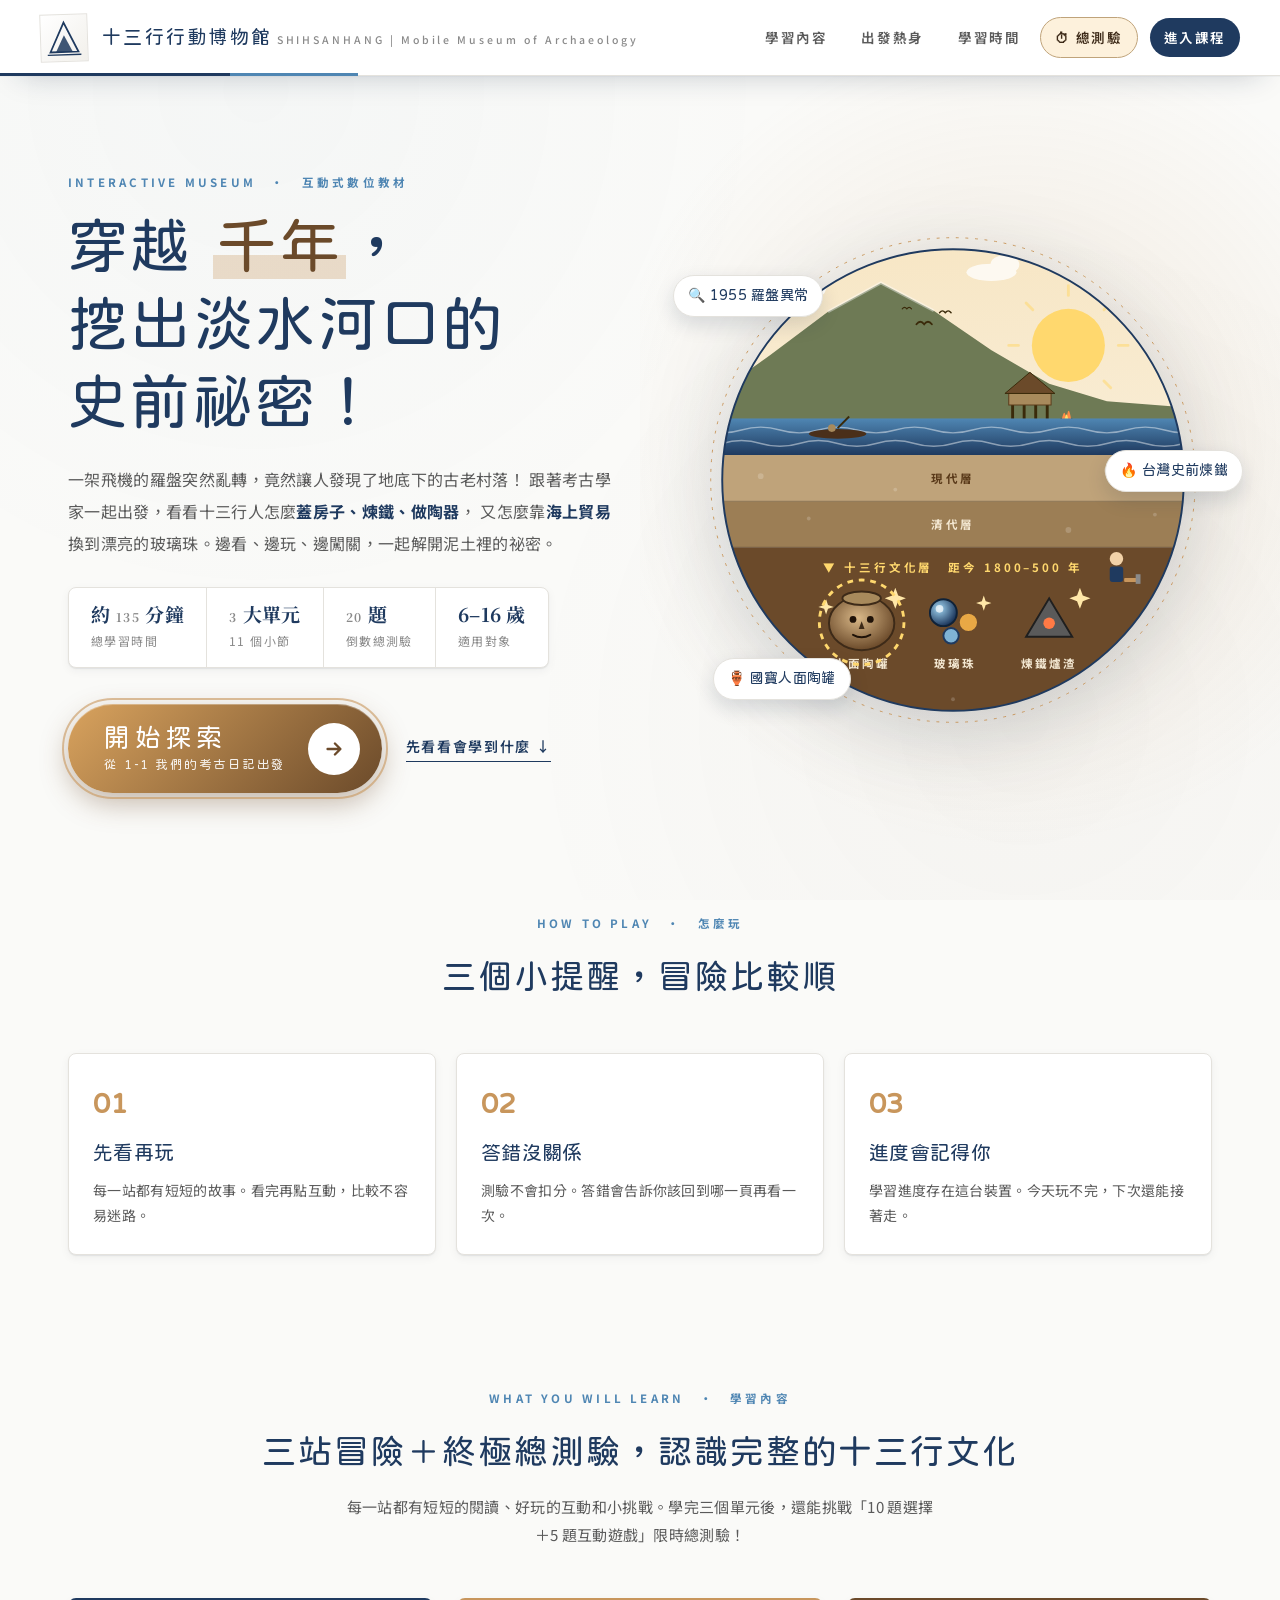
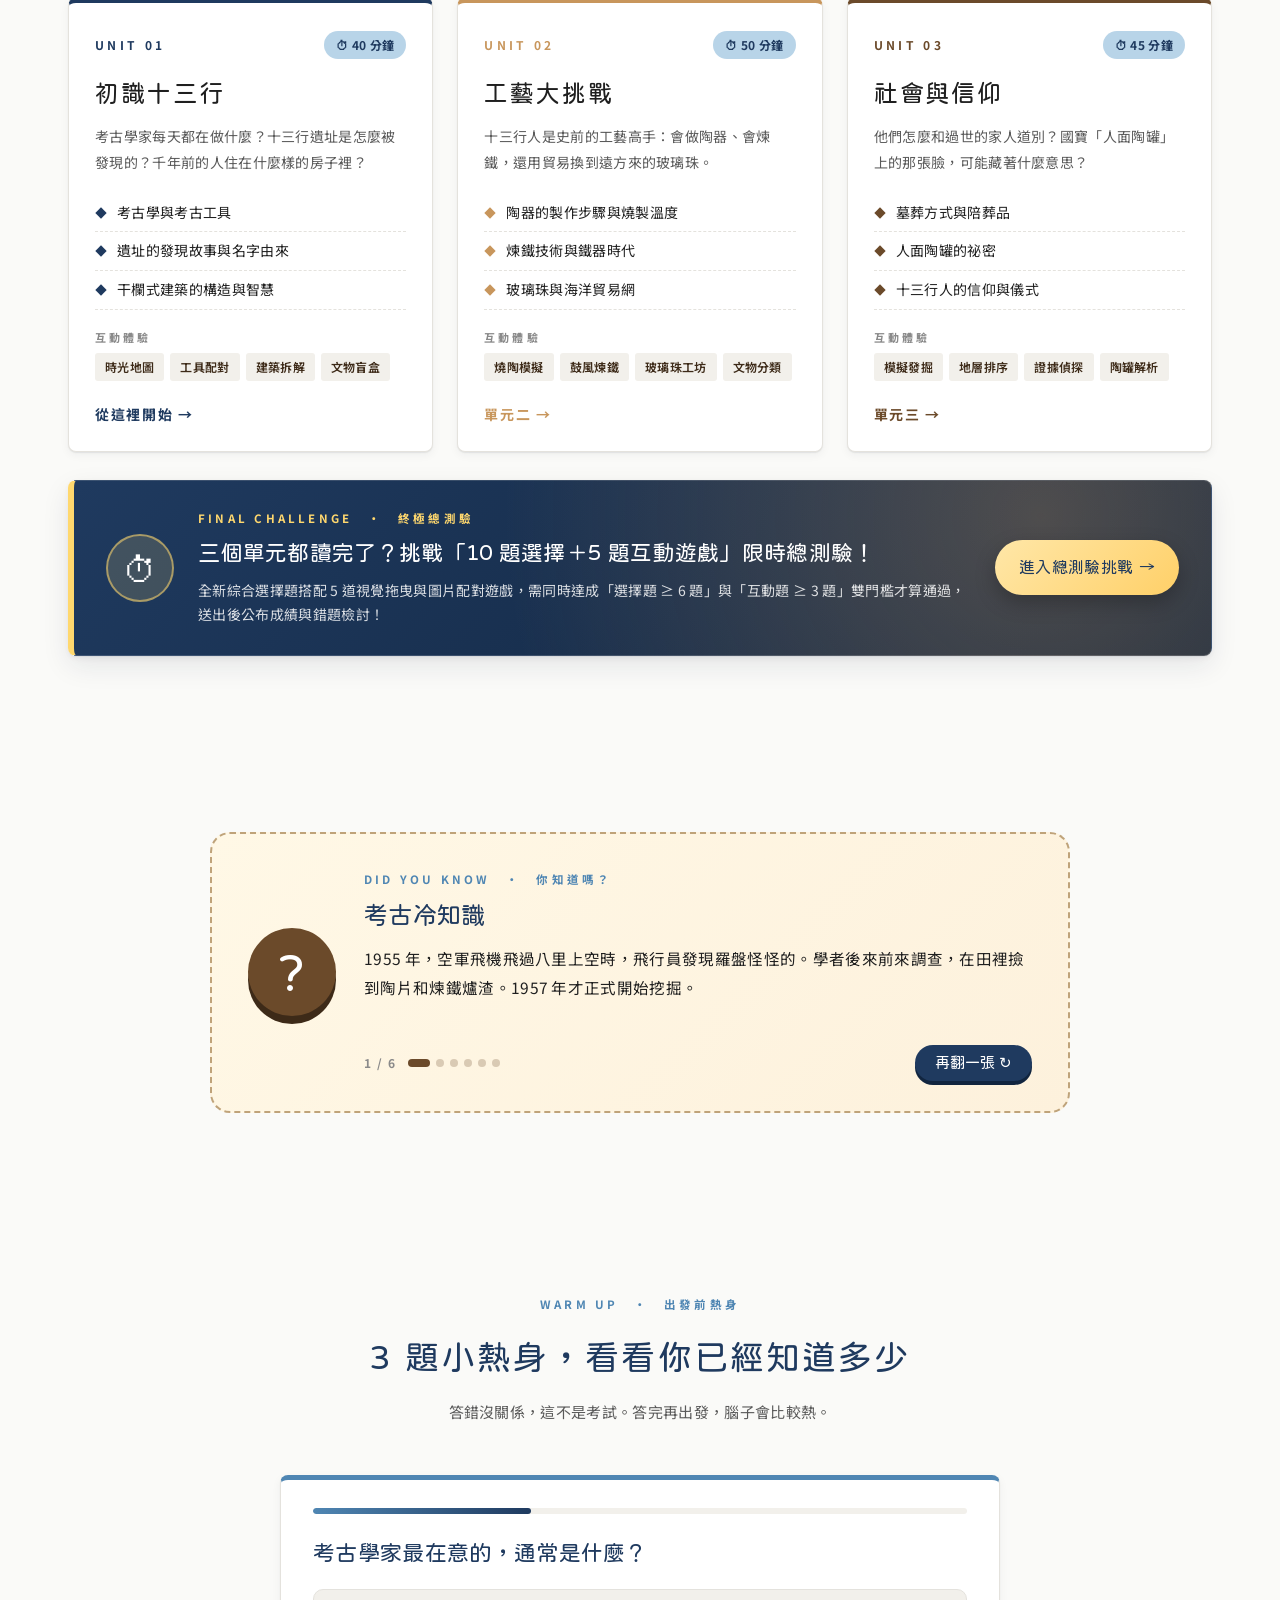
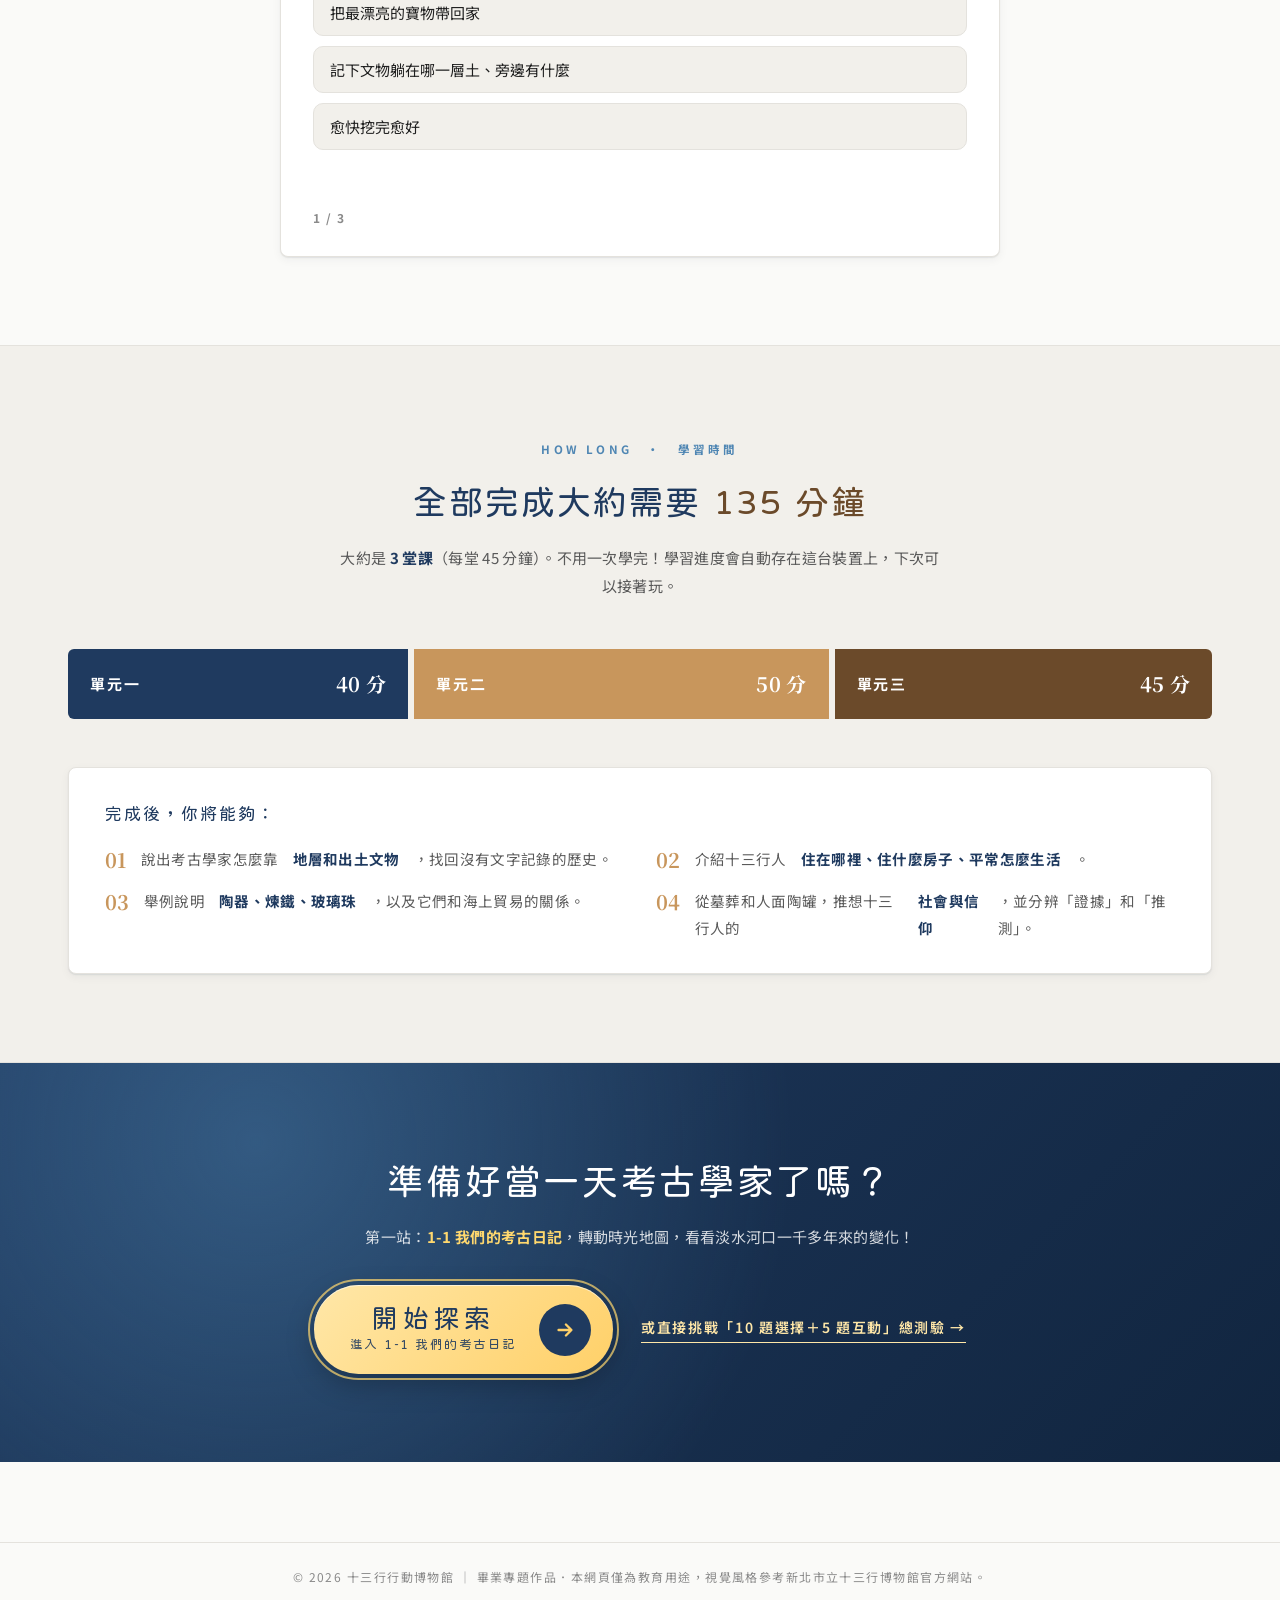
<file: index.html>
<!DOCTYPE html>
<html lang="zh-Hant">
<head>
    <meta charset="UTF-8">
    <meta name="viewport" content="width=device-width, initial-scale=1.0">
    <meta name="description" content="十三行行動博物館｜互動式數位教材：約 135 分鐘，帶你認識千年前淡水河口的十三行文化。">
    <title>十三行行動博物館 ｜ Shihsanhang Mobile Museum</title>

    <link rel="preconnect" href="https://fonts.googleapis.com">
    <link rel="preconnect" href="https://fonts.gstatic.com" crossorigin>
    <link href="https://fonts.googleapis.com/css2?family=Huninn&family=Noto+Sans+TC:wght@300;400;500;700;900&family=Noto+Serif+TC:wght@400;600;700&display=swap" rel="stylesheet">

    <link rel="stylesheet" href="css/style.css">
    <link rel="stylesheet" href="css/home.css">
</head>
<body class="home">

    <!-- ===== 頂部品牌列 ===== -->
    <header class="site-header" role="banner">
        <a href="index.html" class="brand brand--link" aria-label="十三行行動博物館首頁">
            <span class="brand__mark" aria-hidden="true">
                <svg viewBox="0 0 60 60" width="42" height="42">
                    <polygon points="10,50 30,8 50,50" fill="none" stroke="currentColor" stroke-width="2.5"/>
                    <polygon points="18,50 30,26 42,50" fill="currentColor" opacity="0.85"/>
                    <line x1="6" y1="54" x2="54" y2="54" stroke="currentColor" stroke-width="2"/>
                </svg>
            </span>
            <span class="brand__text">
                <span class="brand__title">十三行行動博物館</span>
                <span class="brand__subtitle">SHIHSANHANG&nbsp;|&nbsp;Mobile Museum of Archaeology</span>
            </span>
        </a>
        <nav class="home-nav" aria-label="首頁導覽">
            <a href="#learn">學習內容</a>
            <a href="#warmup">出發熱身</a>
            <a href="#time">學習時間</a>
            <a href="quiz.html" class="home-nav__quiz">⏱ 總測驗</a>
            <a href="unit1.html?guide=1#sub-1-1" class="home-nav__go">進入課程</a>
        </nav>
    </header>

    <main>
        <!-- ===== 主視覺 ===== -->
        <section class="home-hero" aria-labelledby="homeTitle">
            <div class="home-hero__copy">
                <span class="home-eyebrow">INTERACTIVE MUSEUM　·　互動式數位教材</span>
                <h1 id="homeTitle" class="home-hero__title">穿越 <em>千年</em>，<br>挖出淡水河口的<br>史前祕密！</h1>
                <p class="home-hero__lead">
                    一架飛機的羅盤突然亂轉，竟然讓人發現了地底下的古老村落！
                    跟著考古學家一起出發，看看十三行人怎麼<b>蓋房子、煉鐵、做陶器</b>，
                    又怎麼靠<b>海上貿易</b>換到漂亮的玻璃珠。邊看、邊玩、邊闖關，一起解開泥土裡的祕密。
                </p>

                <ul class="home-facts" aria-label="課程資訊">
                    <li><b>約 <span data-count="135">135</span> 分鐘</b><span>總學習時間</span></li>
                    <li><b><span data-count="3">3</span> 大單元</b><span>11 個小節</span></li>
                    <li><b><span data-count="20">20</span> 題</b><span>倒數總測驗</span></li>
                    <li><b>6–16 歲</b><span>適用對象</span></li>
                </ul>

                <div class="home-hero__actions">
                    <a href="unit1.html?guide=1#sub-1-1" class="start-btn" aria-label="開始學習，進入 1-1 我們的考古日記">
                        <span class="start-btn__label">開始探索</span>
                        <span class="start-btn__sub">從 1-1 我們的考古日記出發</span>
                        <span class="start-btn__arrow" aria-hidden="true">
                            <svg viewBox="0 0 24 24" width="22" height="22"><path d="M5 12h13M13 6l6 6-6 6" fill="none" stroke="currentColor" stroke-width="2.6" stroke-linecap="round" stroke-linejoin="round"/></svg>
                        </span>
                    </a>
                    <a href="#learn" class="ghost-btn">先看看會學到什麼 ↓</a>
                </div>
            </div>

            <!-- 主視覺插畫：地層與出土文物 -->
            <div class="home-hero__visual" aria-hidden="true">
                <span class="hero-chip hero-chip--1">🔍 1955 羅盤異常</span>
                <span class="hero-chip hero-chip--2">🔥 台灣史前煉鐵</span>
                <span class="hero-chip hero-chip--3">🏺 國寶人面陶罐</span>
                <svg viewBox="0 0 520 520" class="strata">
                    <defs>
                        <linearGradient id="hSky" x1="0" y1="0" x2="0" y2="1">
                            <stop offset="0%" stop-color="#F7E6C4"/>
                            <stop offset="100%" stop-color="#FBF5EA"/>
                        </linearGradient>
                        <linearGradient id="hWater" x1="0" y1="0" x2="0" y2="1">
                            <stop offset="0%" stop-color="#4F86B3"/>
                            <stop offset="100%" stop-color="#1F3A5F"/>
                        </linearGradient>
                        <radialGradient id="hBead" cx="35%" cy="35%" r="65%">
                            <stop offset="0%" stop-color="#9FD3F0"/>
                            <stop offset="100%" stop-color="#1F3A5F"/>
                        </radialGradient>
                        <radialGradient id="hPot" cx="45%" cy="40%" r="60%">
                            <stop offset="0%" stop-color="#D9B888"/>
                            <stop offset="100%" stop-color="#6B4A2A"/>
                        </radialGradient>
                        <clipPath id="hClip"><circle cx="260" cy="260" r="240"/></clipPath>
                    </defs>

                    <g clip-path="url(#hClip)">
                        <rect width="520" height="520" fill="url(#hSky)"/>

                        <!-- 遠景（視差：最慢） -->
                        <g class="px" data-depth="6">
                        <g class="strata__rays" transform="translate(380,120)">
                            <g class="strata__rays-spin" stroke="#FFD86E" stroke-width="3" stroke-linecap="round" opacity=".55">
                                <line x1="0" y1="-52" x2="0" y2="-62"/><line x1="0" y1="52" x2="0" y2="62"/>
                                <line x1="-52" y1="0" x2="-62" y2="0"/><line x1="52" y1="0" x2="62" y2="0"/>
                                <line x1="37" y1="37" x2="44" y2="44"/><line x1="-37" y1="-37" x2="-44" y2="-44"/>
                                <line x1="37" y1="-37" x2="44" y2="-44"/><line x1="-37" y1="37" x2="-44" y2="44"/>
                            </g>
                        </g>
                        <circle class="strata__sun" cx="380" cy="120" r="38" fill="#FFD86E"/>
                        <g class="strata__cloud strata__cloud--1" fill="#fff" opacity=".9">
                            <ellipse cx="90" cy="70" rx="34" ry="12"/><ellipse cx="108" cy="60" rx="20" ry="13"/><ellipse cx="76" cy="62" rx="14" ry="10"/>
                        </g>
                        <g class="strata__cloud strata__cloud--2" fill="#fff" opacity=".75">
                            <ellipse cx="300" cy="44" rx="26" ry="9"/><ellipse cx="314" cy="36" rx="15" ry="10"/>
                        </g>
                        <path d="M0,180 L70,130 L130,85 L185,55 L240,84 L300,125 L360,160 L420,178 L520,186 L520,200 L0,200 Z" fill="#6E7A55"/>
                        <path d="M130,85 L185,55 L240,84" fill="none" stroke="rgba(255,255,255,.4)" stroke-width="3"/>
                        <g class="strata__birds" fill="none" stroke="#3A2A0A" stroke-width="2" stroke-linecap="round">
                            <g transform="translate(230,98)"><path class="strata__wing" d="M-8,0 Q-4,-5 0,0 Q4,-5 8,0"/></g>
                            <g transform="translate(252,86) scale(.75)"><path class="strata__wing strata__wing--b" d="M-8,0 Q-4,-5 0,0 Q4,-5 8,0"/></g>
                            <g transform="translate(212,82) scale(.6)"><path class="strata__wing strata__wing--c" d="M-8,0 Q-4,-5 0,0 Q4,-5 8,0"/></g>
                        </g>
                        </g>

                        <!-- 炊煙 -->
                        <g fill="#fff">
                            <circle class="strata__smoke" cx="346" cy="146" r="5"/>
                            <circle class="strata__smoke strata__smoke--b" cx="346" cy="146" r="6"/>
                            <circle class="strata__smoke strata__smoke--c" cx="346" cy="146" r="4"/>
                        </g>

                        <!-- 干欄屋 + 火堆 -->
                        <g transform="translate(340, 182)">
                            <line x1="-18" y1="0" x2="-18" y2="16" stroke="#3A2A0A" stroke-width="3"/>
                            <line x1="-6" y1="0" x2="-6" y2="16" stroke="#3A2A0A" stroke-width="3"/>
                            <line x1="6" y1="0" x2="6" y2="16" stroke="#3A2A0A" stroke-width="3"/>
                            <line x1="18" y1="0" x2="18" y2="16" stroke="#3A2A0A" stroke-width="3"/>
                            <rect x="-22" y="-12" width="44" height="12" fill="#A88A5C" stroke="#5A3A1A"/>
                            <polygon points="-26,-12 0,-34 26,-12" fill="#6B4A2A" stroke="#3A2A0A"/>
                            <g class="strata__fire" transform="translate(38, 10)">
                                <ellipse cx="0" cy="6" rx="8" ry="3" fill="#3A2A0A" opacity=".45"/>
                                <path d="M-5,6 Q-2,-10 0,6 Q2,-14 5,6" fill="#FF8A45"/>
                                <path d="M-2,6 Q0,-6 2,6" fill="#FFE066"/>
                            </g>
                        </g>

                        <!-- 河面 -->
                        <rect x="0" y="196" width="520" height="38" fill="url(#hWater)"/>
                        <g class="strata__waves" fill="none" stroke="#fff" stroke-width="1.5" opacity=".45">
                            <path d="M-40,208 q20,-6 40,0 t40,0 t40,0 t40,0 t40,0 t40,0 t40,0 t40,0 t40,0 t40,0 t40,0 t40,0 t40,0 t40,0 t40,0"/>
                            <path d="M-60,222 q20,-6 40,0 t40,0 t40,0 t40,0 t40,0 t40,0 t40,0 t40,0 t40,0 t40,0 t40,0 t40,0 t40,0 t40,0 t40,0"/>
                        </g>
                        <g transform="translate(140, 212)">
                            <g class="strata__canoe">
                                <ellipse cx="0" cy="0" rx="30" ry="5" fill="#4A2F1A"/>
                                <circle cx="-6" cy="-6" r="4" fill="#A88A5C"/>
                                <line x1="0" y1="-6" x2="12" y2="-18" stroke="#3A2A0A" stroke-width="2"/>
                            </g>
                        </g>
                        <g transform="translate(430, 214)">
                            <g class="strata__fish">
                                <path d="M0,0 q8,-6 16,0 q-8,6 -16,0 z M16,0 l6,-4 v8 z" fill="#E8A845"/>
                            </g>
                        </g>

                        <!-- 地層 -->
                        <rect x="0" y="234" width="520" height="48" fill="#BFA37A"/>
                        <rect x="0" y="282" width="520" height="48" fill="#9C7E55"/>
                        <rect x="0" y="330" width="520" height="190" fill="#6B4A2A"/>
                        <g stroke="rgba(0,0,0,.12)" stroke-width="1.5">
                            <line x1="0" y1="282" x2="520" y2="282"/>
                            <line x1="0" y1="330" x2="520" y2="330"/>
                        </g>
                        <g fill="rgba(255,255,255,.18)">
                            <circle cx="60" cy="256" r="3"/><circle cx="200" cy="270" r="2"/><circle cx="420" cy="250" r="3"/>
                            <circle cx="110" cy="300" r="2"/><circle cx="380" cy="312" r="3"/><circle cx="470" cy="296" r="2"/>
                            <circle cx="120" cy="470" r="3"/><circle cx="260" cy="488" r="2"/><circle cx="400" cy="466" r="3"/>
                        </g>
                        <g font-size="12" font-weight="700" letter-spacing="3" text-anchor="middle">
                            <text x="260" y="263" fill="#5A3A1A">現代層</text>
                            <text x="260" y="311" fill="#F2E6D0">清代層</text>
                            <text x="260" y="356" fill="#FFD86E">▼ 十三行文化層　距今 1800–500 年</text>
                        </g>

                        <!-- 出土文物（外層定位、內層動畫） -->
                        <g transform="translate(165, 405)">
                            <g class="strata__find strata__find--1">
                                <ellipse cx="0" cy="4" rx="34" ry="28" fill="url(#hPot)" stroke="#3D2A18" stroke-width="2"/>
                                <ellipse cx="0" cy="-22" rx="20" ry="7" fill="#A88A5C" stroke="#3D2A18" stroke-width="2"/>
                                <circle cx="-9" cy="0" r="3.5" fill="#1F1208"/>
                                <circle cx="9" cy="0" r="3.5" fill="#1F1208"/>
                                <path d="M0,2 L-3,10 L3,10 Z" fill="#3D2A18"/>
                                <path d="M-9,16 Q0,21 9,16" fill="none" stroke="#1F1208" stroke-width="2" stroke-linecap="round"/>
                            </g>
                        </g>
                        <g transform="translate(250, 398)">
                            <g class="strata__find strata__find--2">
                                <circle cx="0" cy="0" r="14" fill="url(#hBead)" stroke="#0F2238" stroke-width="2"/>
                                <circle cx="26" cy="10" r="10" fill="#E8A845" stroke="#6B4A2A" stroke-width="2"/>
                                <circle cx="8" cy="24" r="8" fill="#7FB3D5" stroke="#1F3A5F" stroke-width="2"/>
                                <circle cx="-4" cy="-4" r="4" fill="#fff" opacity=".7"/>
                            </g>
                        </g>
                        <g transform="translate(360, 405)">
                            <g class="strata__find strata__find--3">
                                <path d="M-24,18 L0,-22 L24,18 Z" fill="#5A5A5A" stroke="#1F1F1F" stroke-width="2"/>
                                <circle cx="0" cy="4" r="6" fill="#FF7A45"/>
                            </g>
                        </g>
                        <g font-size="12" font-weight="700" letter-spacing="2" text-anchor="middle" fill="#F2E6D0">
                            <text x="165" y="456">人面陶罐</text>
                            <text x="262" y="456">玻璃珠</text>
                            <text x="360" y="456">煉鐵爐渣</text>
                        </g>
                        <g transform="translate(430, 360)">
                            <g class="strata__digger">
                                <circle cx="0" cy="-18" r="7" fill="#F2D2A8"/>
                                <rect x="-7" y="-10" width="14" height="16" rx="3" fill="#1F3A5F"/>
                                <rect x="8" y="2" width="16" height="4" rx="1" fill="#C8965C"/>
                                <rect x="20" y="-2" width="5" height="10" fill="#8A8A8A"/>
                            </g>
                        </g>

                        <!-- 閃光 -->
                        <g fill="#FFE7A8">
                            <path class="strata__spark" d="M200,372 l3,8 8,3 -8,3 -3,8 -3,-8 -8,-3 8,-3z"/>
                            <path class="strata__spark strata__spark--b" d="M292,380 l2,6 6,2 -6,2 -2,6 -2,-6 -6,-2 6,-2z"/>
                            <path class="strata__spark strata__spark--c" d="M392,372 l3,8 8,3 -8,3 -3,8 -3,-8 -8,-3 8,-3z"/>
                            <path class="strata__spark strata__spark--d" d="M128,384 l2,6 6,2 -6,2 -2,6 -2,-6 -6,-2 6,-2z"/>
                        </g>

                        <!-- 考古探照光 -->
                        <circle class="strata__scan" cx="165" cy="408" r="44" fill="none" stroke="#FFD86E" stroke-width="3" stroke-dasharray="6 6"/>
                    </g>
                    <circle cx="260" cy="260" r="240" fill="none" stroke="#1F3A5F" stroke-width="2"/>
                    <circle cx="260" cy="260" r="252" fill="none" stroke="#C8965C" stroke-width="1" stroke-dasharray="3 7"/>
                </svg>
                <span class="hero-mote" style="--x:12%; --d:9s"></span>
                <span class="hero-mote" style="--x:38%; --d:12s"></span>
                <span class="hero-mote" style="--x:71%; --d:8s"></span>
                <span class="hero-mote" style="--x:86%; --d:11s"></span>
            </div>
        </section>

        <section class="home-section home-section--how" aria-labelledby="howTitle">
            <div class="home-section__head">
                <span class="home-eyebrow">HOW TO PLAY　·　怎麼玩</span>
                <h2 id="howTitle" class="home-section__title">三個小提醒，冒險比較順</h2>
            </div>
            <ol class="how-steps">
                <li class="reveal-up"><b>01</b><h3>先看再玩</h3><p>每一站都有短短的故事。看完再點互動，比較不容易迷路。</p></li>
                <li class="reveal-up"><b>02</b><h3>答錯沒關係</h3><p>測驗不會扣分。答錯會告訴你該回到哪一頁再看一次。</p></li>
                <li class="reveal-up"><b>03</b><h3>進度會記得你</h3><p>學習進度存在這台裝置。今天玩不完，下次還能接著走。</p></li>
            </ol>
        </section>

        <!-- ===== 你會學到什麼 ===== -->
        <section class="home-section" id="learn" aria-labelledby="learnTitle">
            <div class="home-section__head">
                <span class="home-eyebrow">WHAT YOU WILL LEARN　·　學習內容</span>
                <h2 id="learnTitle" class="home-section__title">三站冒險＋終極總測驗，認識完整的十三行文化</h2>
                <p class="home-section__lead">每一站都有短短的閱讀、好玩的互動和小挑戰。學完三個單元後，還能挑戰「10 題選擇＋5 題互動遊戲」限時總測驗！</p>
            </div>

            <div class="unit-cards">
                <article class="reveal-up unit-card unit-card--1" data-progress-key="unit1">
                    <div class="unit-card__top">
                        <span class="unit-card__no">UNIT 01</span>
                        <span class="unit-card__time">⏱ 40 分鐘</span>
                    </div>
                    <h3 class="unit-card__title">初識十三行</h3>
                    <p class="unit-card__desc">考古學家每天都在做什麼？十三行遺址是怎麼被發現的？千年前的人住在什麼樣的房子裡？</p>
                    <ul class="unit-card__list">
                        <li>考古學與考古工具</li>
                        <li>遺址的發現故事與名字由來</li>
                        <li>干欄式建築的構造與智慧</li>
                    </ul>
                    <div class="unit-card__play">
                        <span>互動體驗</span>
                        <em>時光地圖</em><em>工具配對</em><em>建築拆解</em><em>文物盲盒</em>
                    </div>
                    <a href="unit1.html?guide=1#sub-1-1" class="unit-card__link">從這裡開始 →</a>
                </article>

                <article class="reveal-up unit-card unit-card--2" data-progress-key="unit2">
                    <div class="unit-card__top">
                        <span class="unit-card__no">UNIT 02</span>
                        <span class="unit-card__time">⏱ 50 分鐘</span>
                    </div>
                    <h3 class="unit-card__title">工藝大挑戰</h3>
                    <p class="unit-card__desc">十三行人是史前的工藝高手：會做陶器、會煉鐵，還用貿易換到遠方來的玻璃珠。</p>
                    <ul class="unit-card__list">
                        <li>陶器的製作步驟與燒製溫度</li>
                        <li>煉鐵技術與鐵器時代</li>
                        <li>玻璃珠與海洋貿易網</li>
                    </ul>
                    <div class="unit-card__play">
                        <span>互動體驗</span>
                        <em>燒陶模擬</em><em>鼓風煉鐵</em><em>玻璃珠工坊</em><em>文物分類</em>
                    </div>
                    <a href="unit2.html#sub-2-1" class="unit-card__link">單元二 →</a>
                </article>

                <article class="reveal-up unit-card unit-card--3" data-progress-key="unit3">
                    <div class="unit-card__top">
                        <span class="unit-card__no">UNIT 03</span>
                        <span class="unit-card__time">⏱ 45 分鐘</span>
                    </div>
                    <h3 class="unit-card__title">社會與信仰</h3>
                    <p class="unit-card__desc">他們怎麼和過世的家人道別？國寶「人面陶罐」上的那張臉，可能藏著什麼意思？</p>
                    <ul class="unit-card__list">
                        <li>墓葬方式與陪葬品</li>
                        <li>人面陶罐的祕密</li>
                        <li>十三行人的信仰與儀式</li>
                    </ul>
                    <div class="unit-card__play">
                        <span>互動體驗</span>
                        <em>模擬發掘</em><em>地層排序</em><em>證據偵探</em><em>陶罐解析</em>
                    </div>
                    <a href="unit3.html#sub-3-1" class="unit-card__link">單元三 →</a>
                </article>
            </div>

            <!-- 終極總測驗橫幅入口 -->
            <div class="reveal-up home-quiz-banner">
                <div class="home-quiz-banner__badge" aria-hidden="true">⏱</div>
                <div class="home-quiz-banner__body">
                    <div class="home-quiz-banner__tags">
                        <span class="home-quiz-banner__eyebrow">FINAL CHALLENGE　·　終極總測驗</span>
                        <span class="home-quiz-banner__best" id="homeQuizBest" hidden></span>
                    </div>
                    <h3 class="home-quiz-banner__title">三個單元都讀完了？挑戰「10 題選擇＋5 題互動遊戲」限時總測驗！</h3>
                    <p class="home-quiz-banner__desc">全新綜合選擇題搭配 5 道視覺拖曳與圖片配對遊戲，需同時達成「選擇題 ≥ 6 題」與「互動題 ≥ 3 題」雙門檻才算通過，送出後公布成績與錯題檢討！</p>
                </div>
                <a href="quiz.html" class="home-quiz-banner__btn">進入總測驗挑戰 →</a>
            </div>
        </section>

        <!-- ===== 你知道嗎？小知識翻牌 ===== -->
        <section class="home-section home-section--facts" aria-labelledby="factTitle">
            <div class="fun-fact reveal-up" id="funFact">
                <div class="fun-fact__badge" aria-hidden="true">?</div>
                <div class="fun-fact__body">
                    <span class="home-eyebrow">DID YOU KNOW　·　你知道嗎？</span>
                    <h2 id="factTitle" class="fun-fact__title">考古冷知識</h2>
                    <p class="fun-fact__text" id="funFactText" aria-live="polite">1955 年，空軍飛機飛過八里上空時，飛行員發現羅盤怪怪的。學者後來前來調查，在田裡撿到陶片和煉鐵爐渣。1957 年才正式開始挖掘。</p>
                    <div class="fun-fact__foot">
                        <div class="fun-fact__meta">
                            <span class="fun-fact__count" id="funFactCount">1 / 6</span>
                            <div class="fun-fact__dots" id="funFactDots" aria-hidden="true"></div>
                        </div>
                        <button type="button" class="fun-fact__next" id="funFactNext">再翻一張 ↻</button>
                    </div>
                </div>
            </div>
        </section>

        <section class="home-section" id="warmup" aria-labelledby="warmTitle">
            <div class="home-section__head">
                <span class="home-eyebrow">WARM UP　·　出發前熱身</span>
                <h2 id="warmTitle" class="home-section__title">3 題小熱身，看看你已經知道多少</h2>
                <p class="home-section__lead">答錯沒關係，這不是考試。答完再出發，腦子會比較熱。</p>
            </div>
            <div class="warmup reveal-up" id="warmupGame">
                <div class="warmup__progress" aria-hidden="true">
                    <span class="warmup__progress-bar" id="warmupBar" style="width: 33.3%"></span>
                </div>
                <p class="warmup__q" id="warmupQ"></p>
                <div class="warmup__opts" id="warmupOpts"></div>
                <p class="warmup__fb" id="warmupFb" aria-live="polite"></p>
                <div class="warmup__foot">
                    <span class="warmup__count" id="warmupCount">1 / 3</span>
                    <a href="unit1.html?guide=1#sub-1-1" class="warmup__go" hidden>熱身完成，開始探索 →</a>
                </div>
            </div>
        </section>

        <!-- ===== 學習時間 ===== -->
        <section class="home-section home-section--alt" id="time" aria-labelledby="timeTitle">
            <div class="home-section__head">
                <span class="home-eyebrow">HOW LONG　·　學習時間</span>
                <h2 id="timeTitle" class="home-section__title">全部完成大約需要 <em>135 分鐘</em></h2>
                <p class="home-section__lead">大約是 <b>3 堂課</b>（每堂 45 分鐘）。不用一次學完！學習進度會自動存在這台裝置上，下次可以接著玩。</p>
            </div>

            <div class="time-plan reveal-up" role="list">
                <div class="time-plan__seg time-plan__seg--1" style="flex: 40" role="listitem">
                    <b>單元一</b><span>40 分</span>
                </div>
                <div class="time-plan__seg time-plan__seg--2" style="flex: 50" role="listitem">
                    <b>單元二</b><span>50 分</span>
                </div>
                <div class="time-plan__seg time-plan__seg--3" style="flex: 45" role="listitem">
                    <b>單元三</b><span>45 分</span>
                </div>
            </div>

            <div class="outcomes reveal-up">
                <h3 class="outcomes__title">完成後，你將能夠：</h3>
                <ol class="outcomes__list">
                    <li><span>01</span>說出考古學家怎麼靠<b>地層和出土文物</b>，找回沒有文字記錄的歷史。</li>
                    <li><span>02</span>介紹十三行人<b>住在哪裡、住什麼房子、平常怎麼生活</b>。</li>
                    <li><span>03</span>舉例說明<b>陶器、煉鐵、玻璃珠</b>，以及它們和海上貿易的關係。</li>
                    <li><span>04</span>從墓葬和人面陶罐，推想十三行人的<b>社會與信仰</b>，並分辨「證據」和「推測」。</li>
                </ol>
            </div>
        </section>

        <!-- ===== 結尾呼籲 ===== -->
        <section class="home-cta" aria-labelledby="ctaTitle">
            <h2 id="ctaTitle" class="home-cta__title">準備好當一天考古學家了嗎？</h2>
            <p class="home-cta__lead">第一站：<b>1-1 我們的考古日記</b>，轉動時光地圖，看看淡水河口一千多年來的變化！</p>
            <div class="home-cta__actions">
                <a href="unit1.html?guide=1#sub-1-1" class="start-btn start-btn--light" aria-label="開始學習，進入 1-1 我們的考古日記">
                    <span class="start-btn__label">開始探索</span>
                    <span class="start-btn__sub">進入 1-1 我們的考古日記</span>
                    <span class="start-btn__arrow" aria-hidden="true">
                        <svg viewBox="0 0 24 24" width="22" height="22"><path d="M5 12h13M13 6l6 6-6 6" fill="none" stroke="currentColor" stroke-width="2.6" stroke-linecap="round" stroke-linejoin="round"/></svg>
                    </span>
                </a>
                <a href="quiz.html" class="ghost-btn ghost-btn--light">或直接挑戰「10 題選擇＋5 題互動」總測驗 →</a>
            </div>
        </section>
    </main>

    <footer class="site-footer home-footer">
        <p>© 2026 十三行行動博物館 ｜ 畢業專題作品．本網頁僅為教育用途，視覺風格參考新北市立十三行博物館官方網站。</p>
    </footer>

    <script src="js/home.js" defer></script>

</body>
</html>
</file>
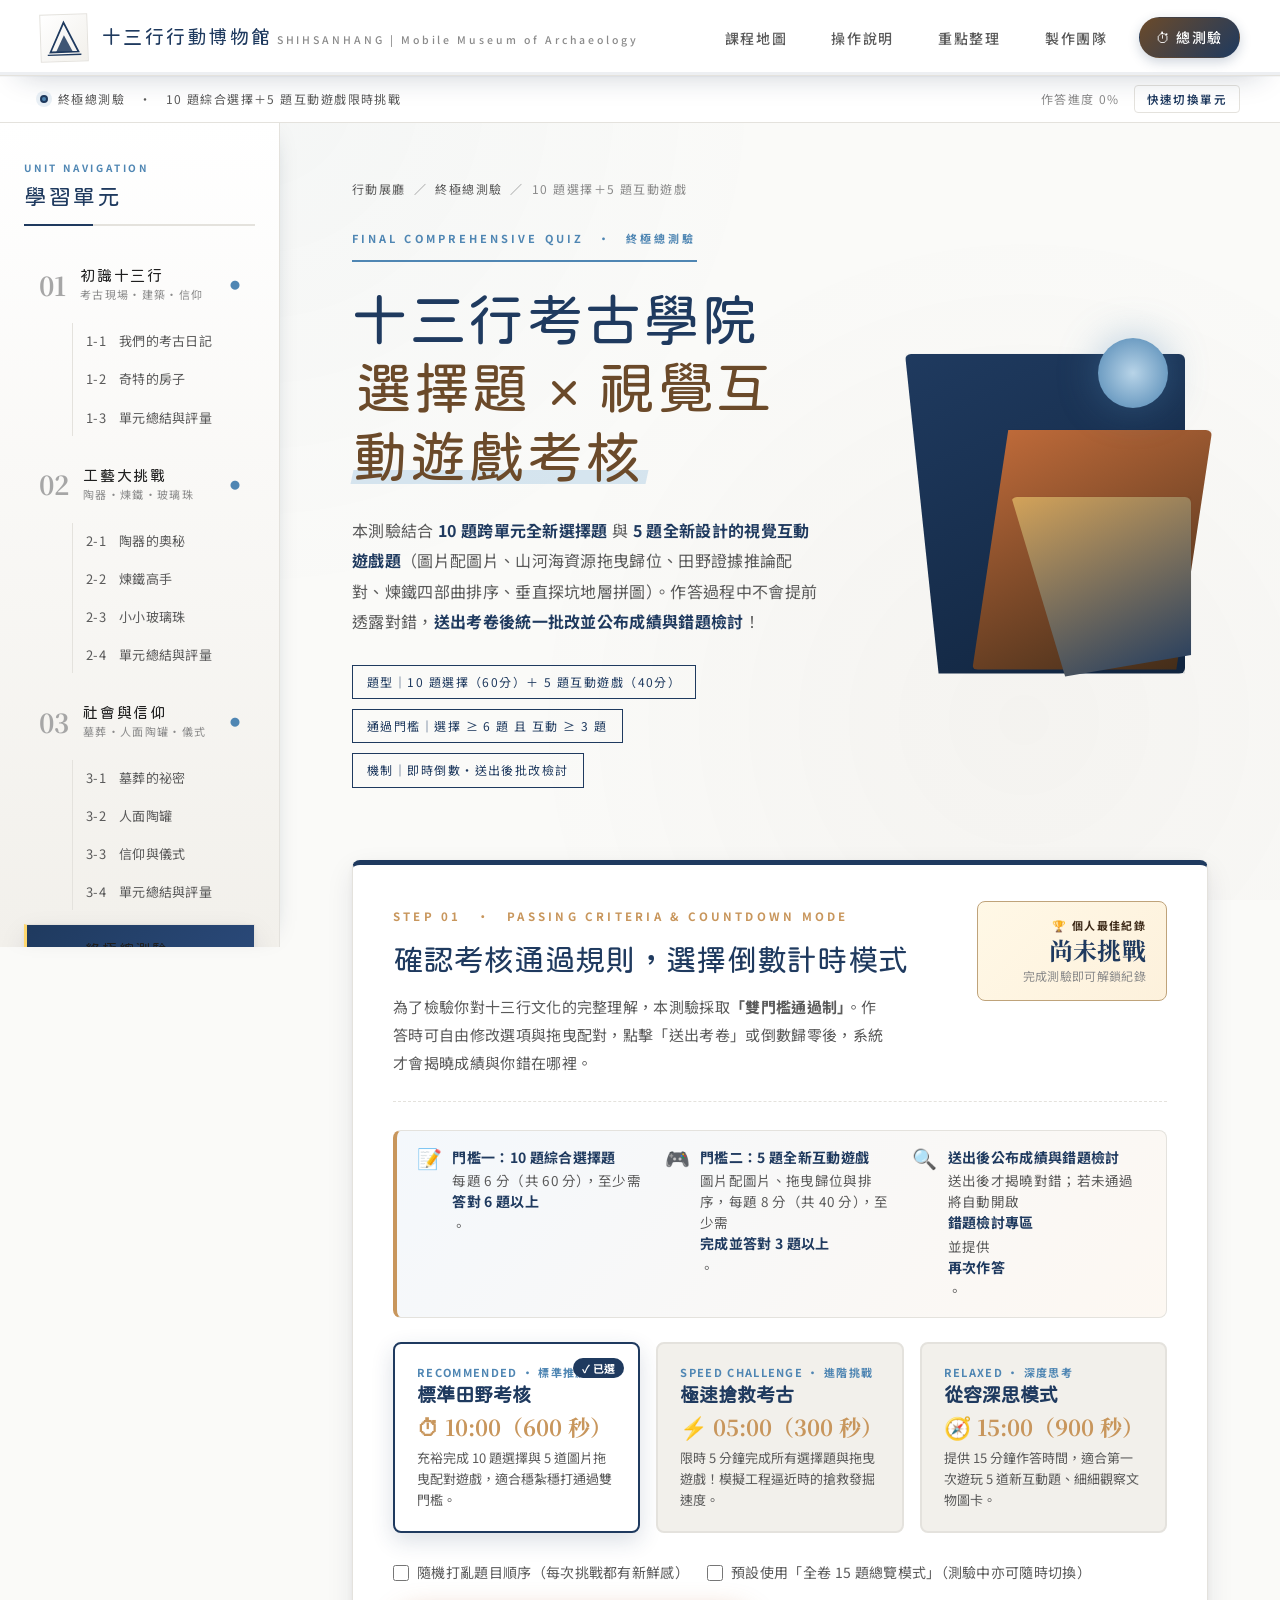
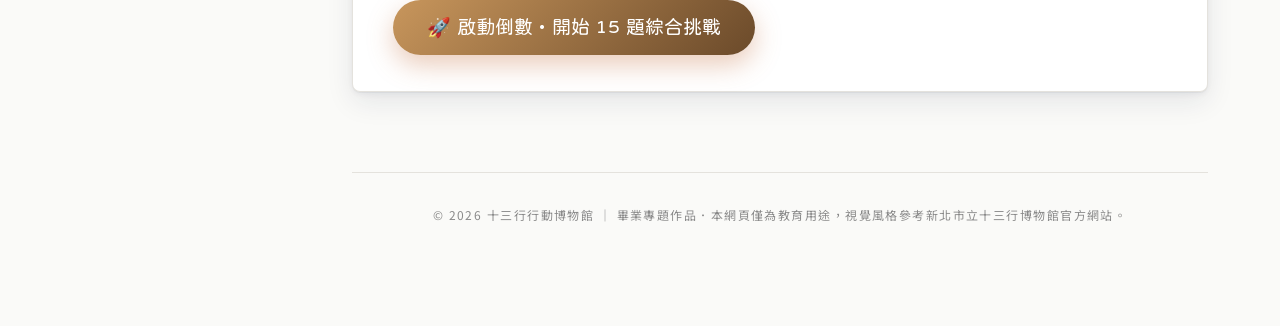
<file: quiz.html>
<!DOCTYPE html>
<html lang="zh-Hant">
<head>
    <meta charset="UTF-8">
    <meta name="viewport" content="width=device-width, initial-scale=1.0">
    <meta name="description" content="十三行行動博物館｜終極總測驗：10 題跨單元選擇題＋5 題全新視覺互動遊戲，限時倒數挑戰！">
    <title>終極總測驗 10 題選擇＋5 題互動遊戲 ｜ 十三行行動博物館</title>

    <link rel="preconnect" href="https://fonts.googleapis.com">
    <link rel="preconnect" href="https://fonts.gstatic.com" crossorigin>
    <link href="https://fonts.googleapis.com/css2?family=Huninn&family=Noto+Sans+TC:wght@300;400;500;700;900&family=Noto+Serif+TC:wght@400;600;700&display=swap" rel="stylesheet">

    <link rel="stylesheet" href="css/style.css">
    <link rel="stylesheet" href="css/quiz.css">
</head>
<body>

    <!-- ===== 頂部品牌列（全站一致） ===== -->
    <header class="site-header" role="banner">
        <a href="index.html" class="brand brand--link" id="homeLink" aria-label="回到首頁">
            <span class="brand__mark" aria-hidden="true">
                <svg viewBox="0 0 60 60" width="42" height="42">
                    <polygon points="10,50 30,8 50,50" fill="none" stroke="currentColor" stroke-width="2.5"/>
                    <polygon points="18,50 30,26 42,50" fill="currentColor" opacity="0.85"/>
                    <line x1="6" y1="54" x2="54" y2="54" stroke="currentColor" stroke-width="2"/>
                </svg>
            </span>
            <span class="brand__text">
                <span class="brand__title">十三行行動博物館</span>
                <span class="brand__subtitle">SHIHSANHANG&nbsp;|&nbsp;Mobile Museum of Archaeology</span>
            </span>
        </a>

        <nav class="top-nav" aria-label="主要導覽">
            <button class="top-nav__link" type="button" data-modal-open="map">課程地圖</button>
            <button class="top-nav__link" type="button" data-modal-open="guide">操作說明</button>
            <button class="top-nav__link" type="button" data-modal-open="recap">重點整理</button>
            <button class="top-nav__link" type="button" data-modal-open="team">製作團隊</button>
            <a class="top-nav__link top-nav__link--quiz" href="quiz.html" aria-current="page">⏱ 總測驗</a>
        </nav>

        <div class="header-progress" aria-hidden="true">
            <span class="header-progress__bar" id="headerProgressBar" style="width:0%"></span>
        </div>
    </header>

    <!-- ===== 目前位置 / 麵包屑工具列 ===== -->
    <div class="locator" id="locator" aria-label="目前位置">
        <div class="locator__inner">
            <div class="locator__left">
                <span class="locator__dot" aria-hidden="true"></span>
                <span class="locator__path" id="locatorPath">終極總測驗　·　10 題綜合選擇＋5 題互動遊戲限時挑戰</span>
            </div>
            <div class="locator__right">
                <span class="locator__progress-text" id="locatorProgress">作答進度 0%</span>
                <button type="button" class="locator__quick" data-modal-open="map" aria-label="開啟課程地圖快速切換">快速切換單元</button>
            </div>
        </div>
    </div>

    <!-- ===== 主版型：側邊欄 + 內容 ===== -->
    <div class="layout">
        <aside class="sidebar" aria-label="單元導覽">
            <div class="sidebar__head">
                <span class="sidebar__eyebrow">UNIT NAVIGATION</span>
                <h2 class="sidebar__title">學習單元</h2>
                <div class="sidebar__rule" aria-hidden="true"></div>
            </div>

            <ul class="unit-list" role="list">
                <li class="unit-item" data-unit="1">
                    <button class="unit-item__btn" type="button" data-unit-target="unit1.html">
                        <span class="unit-item__no">01</span>
                        <span class="unit-item__body">
                            <span class="unit-item__name">初識十三行</span>
                            <span class="unit-item__desc">考古現場・建築・信仰</span>
                        </span>
                        <span class="unit-item__status" aria-hidden="true">●</span>
                    </button>
                    <ul class="sub-list" role="list">
                        <li><a href="unit1.html#sub-1-1" class="sub-link">1-1　我們的考古日記</a></li>
                        <li><a href="unit1.html#sub-1-2" class="sub-link">1-2　奇特的房子</a></li>
                        <li><a href="unit1.html#sub-1-3" class="sub-link">1-3　單元總結與評量</a></li>
                    </ul>
                </li>

                <li class="unit-item" data-unit="2">
                    <button class="unit-item__btn" type="button" data-unit-target="unit2.html">
                        <span class="unit-item__no">02</span>
                        <span class="unit-item__body">
                            <span class="unit-item__name">工藝大挑戰</span>
                            <span class="unit-item__desc">陶器・煉鐵・玻璃珠</span>
                        </span>
                        <span class="unit-item__status" aria-hidden="true">●</span>
                    </button>
                    <ul class="sub-list" role="list">
                        <li><a href="unit2.html#sub-2-1" class="sub-link">2-1　陶器的奧秘</a></li>
                        <li><a href="unit2.html#sub-2-2" class="sub-link">2-2　煉鐵高手</a></li>
                        <li><a href="unit2.html#sub-2-3" class="sub-link">2-3　小小玻璃珠</a></li>
                        <li><a href="unit2.html#sub-2-4" class="sub-link">2-4　單元總結與評量</a></li>
                    </ul>
                </li>

                <li class="unit-item" data-unit="3">
                    <button class="unit-item__btn" type="button" data-unit-target="unit3.html">
                        <span class="unit-item__no">03</span>
                        <span class="unit-item__body">
                            <span class="unit-item__name">社會與信仰</span>
                            <span class="unit-item__desc">墓葬・人面陶罐・儀式</span>
                        </span>
                        <span class="unit-item__status" aria-hidden="true">●</span>
                    </button>
                    <ul class="sub-list" role="list">
                        <li><a href="unit3.html#sub-3-1" class="sub-link">3-1　墓葬的祕密</a></li>
                        <li><a href="unit3.html#sub-3-2" class="sub-link">3-2　人面陶罐</a></li>
                        <li><a href="unit3.html#sub-3-3" class="sub-link">3-3　信仰與儀式</a></li>
                        <li><a href="unit3.html#sub-3-4" class="sub-link">3-4　單元總結與評量</a></li>
                    </ul>
                </li>

                <li class="unit-item unit-item--quiz is-active" data-unit="4">
                    <button class="unit-item__btn" type="button" aria-current="page" data-unit-target="#unit-quiz">
                        <span class="unit-item__no">04</span>
                        <span class="unit-item__body">
                            <span class="unit-item__name">終極總測驗</span>
                            <span class="unit-item__desc">10 題選擇＋5 題互動遊戲</span>
                        </span>
                        <span class="unit-item__status" aria-hidden="true">⏱</span>
                    </button>
                    <ul class="sub-list" role="list">
                        <li><a href="#quiz-intro" class="sub-link is-current">考前規則與倒數設定</a></li>
                        <li><a href="#quiz-arena" class="sub-link">15 題限時作答區</a></li>
                        <li><a href="#quiz-report" class="sub-link">成績公布與錯題檢討</a></li>
                    </ul>
                </li>
            </ul>

            <div class="sidebar__progress">
                <div class="progress-label">
                    <span>作答進度</span>
                    <span class="progress-percent">0%</span>
                </div>
                <div class="progress-bar"><span style="width:0%"></span></div>
            </div>
        </aside>

        <!-- ===== 主要內容區 ===== -->
        <main class="content" id="main">
            <span id="top" tabindex="-1" aria-hidden="true"></span>

            <!-- ===== 總測驗單元標頭 ===== -->
            <section class="unit-hero" id="unit-quiz" aria-labelledby="unit-quiz-title">
                <div class="unit-hero__crumbs">
                    <a href="index.html">行動展廳</a><span>／</span><a href="#unit-quiz">終極總測驗</a><span>／</span><span>10 題選擇＋5 題互動遊戲</span>
                </div>
                <div class="unit-hero__grid">
                    <div class="unit-hero__copy">
                        <span class="unit-hero__eyebrow">FINAL COMPREHENSIVE QUIZ　・　終極總測驗</span>
                        <h1 id="unit-quiz-title" class="unit-hero__title">十三行考古學院<br><em>選擇題 × 視覺互動遊戲考核</em></h1>
                        <p class="unit-hero__lead">
                            本測驗結合 <b>10 題跨單元全新選擇題</b> 與 <b>5 題全新設計的視覺互動遊戲題</b>（圖片配圖片、山河海資源拖曳歸位、田野證據推論配對、煉鐵四部曲排序、垂直探坑地層拼圖）。作答過程中不會提前透露對錯，<b>送出考卷後統一批改並公布成績與錯題檢討</b>！
                        </p>
                        <div class="unit-hero__meta">
                            <span class="chip">題型｜10 題選擇（60分）＋ 5 題互動遊戲（40分）</span>
                            <span class="chip">通過門檻｜選擇 ≥ 6 題 且 互動 ≥ 3 題</span>
                            <span class="chip">機制｜即時倒數・送出後批改檢討</span>
                        </div>
                    </div>
                    <div class="unit-hero__visual" aria-hidden="true">
                        <div class="hero-stack">
                            <div class="hero-stack__slab hero-stack__slab--1"></div>
                            <div class="hero-stack__slab hero-stack__slab--2"></div>
                            <div class="hero-stack__slab hero-stack__slab--3"></div>
                            <div class="hero-stack__sun"></div>
                        </div>
                    </div>
                </div>
            </section>

            <!-- ============================================================
                 ===== 階段一：考前設定與倒數模式選擇 (#quiz-intro) =====
                 ============================================================ -->
            <section id="quiz-intro" class="quiz-prep" aria-labelledby="quizPrepTitle">
                <div class="quiz-prep__top">
                    <div>
                        <span class="quiz-prep__eyebrow">STEP 01　・　PASSING CRITERIA &amp; COUNTDOWN MODE</span>
                        <h2 id="quizPrepTitle" class="quiz-prep__title">確認考核通過規則，選擇倒數計時模式</h2>
                        <p class="quiz-prep__desc">
                            為了檢驗你對十三行文化的完整理解，本測驗採取<b>「雙門檻通過制」</b>。作答時可自由修改選項與拖曳配對，點擊「送出考卷」或倒數歸零後，系統才會揭曉成績與你錯在哪裡。
                        </p>
                    </div>
                    <div class="quiz-prep__best" aria-label="個人最佳紀錄">
                        <span class="quiz-prep__best-label">🏆 個人最佳紀錄</span>
                        <strong class="quiz-prep__best-val" id="prepBestVal">尚未挑戰</strong>
                        <span class="quiz-prep__best-sub" id="prepBestSub">完成測驗即可解鎖紀錄</span>
                    </div>
                </div>

                <!-- 雙門檻通過規則說明列 -->
                <div class="quiz-rules-banner" aria-label="通過門檻說明">
                    <div class="quiz-rule-item">
                        <span class="quiz-rule-item__icon">📝</span>
                        <div>
                            <b>門檻一：10 題綜合選擇題</b>
                            <span>每題 6 分（共 60 分），至少需<b>答對 6 題以上</b>。</span>
                        </div>
                    </div>
                    <div class="quiz-rule-item">
                        <span class="quiz-rule-item__icon">🎮</span>
                        <div>
                            <b>門檻二：5 題全新互動遊戲</b>
                            <span>圖片配圖片、拖曳歸位與排序，每題 8 分（共 40 分），至少需<b>完成並答對 3 題以上</b>。</span>
                        </div>
                    </div>
                    <div class="quiz-rule-item">
                        <span class="quiz-rule-item__icon">🔍</span>
                        <div>
                            <b>送出後公布成績與錯題檢討</b>
                            <span>送出後才揭曉對錯；若未通過將自動開啟<b>錯題檢討專區</b>並提供<b>再次作答</b>。</span>
                        </div>
                    </div>
                </div>

                <!-- 三種倒數計時模式 -->
                <div class="quiz-modes" role="radiogroup" aria-label="選擇倒數計時長度">
                    <button type="button" class="quiz-mode-btn is-selected" data-sec="600">
                        <span class="quiz-mode-btn__tag">RECOMMENDED ・ 標準推薦</span>
                        <h3 class="quiz-mode-btn__name">標準田野考核</h3>
                        <div class="quiz-mode-btn__time">⏱ 10:00（600 秒）</div>
                        <p class="quiz-mode-btn__note">充裕完成 10 題選擇與 5 道圖片拖曳配對遊戲，適合穩紮穩打通過雙門檻。</p>
                    </button>

                    <button type="button" class="quiz-mode-btn" data-sec="300">
                        <span class="quiz-mode-btn__tag">SPEED CHALLENGE ・ 進階挑戰</span>
                        <h3 class="quiz-mode-btn__name">極速搶救考古</h3>
                        <div class="quiz-mode-btn__time">⚡ 05:00（300 秒）</div>
                        <p class="quiz-mode-btn__note">限時 5 分鐘完成所有選擇題與拖曳遊戲！模擬工程逼近時的搶救發掘速度。</p>
                    </button>

                    <button type="button" class="quiz-mode-btn" data-sec="900">
                        <span class="quiz-mode-btn__tag">RELAXED ・ 深度思考</span>
                        <h3 class="quiz-mode-btn__name">從容深思模式</h3>
                        <div class="quiz-mode-btn__time">🧭 15:00（900 秒）</div>
                        <p class="quiz-mode-btn__note">提供 15 分鐘作答時間，適合第一次遊玩 5 道新互動題、細細觀察文物圖卡。</p>
                    </button>
                </div>

                <div class="quiz-prep__controls">
                    <div class="quiz-prep__options">
                        <label>
                            <input type="checkbox" id="optShuffle">
                            <span>隨機打亂題目順序（每次挑戰都有新鮮感）</span>
                        </label>
                        <label>
                            <input type="checkbox" id="optAllView">
                            <span>預設使用「全卷 15 題總覽模式」（測驗中亦可隨時切換）</span>
                        </label>
                    </div>

                    <button type="button" class="quiz-start-btn" id="startExamBtn">
                        <span>🚀 啟動倒數・開始 15 題綜合挑戰</span>
                    </button>
                </div>
            </section>

            <!-- ============================================================
                 ===== 階段二：限時作答競技場 (#quiz-arena) =====
                 ============================================================ -->
            <section id="quiz-arena" aria-label="總測驗作答區" hidden>
                <!-- 黏性倒數計時與進度 HUD -->
                <div class="quiz-hud" id="quizHud" role="region" aria-label="倒數計時與作答狀態">
                    <div class="quiz-timer">
                        <div class="quiz-timer__ring-wrap" aria-hidden="true">
                            <svg class="quiz-timer__svg" viewBox="0 0 48 48">
                                <circle class="quiz-timer__track" cx="24" cy="24" r="20"></circle>
                                <circle class="quiz-timer__progress" id="quizRingProgress" cx="24" cy="24" r="20"></circle>
                            </svg>
                            <span class="quiz-timer__icon">⏱</span>
                        </div>
                        <div class="quiz-timer__text">
                            <span class="quiz-timer__label">REMAINING TIME</span>
                            <strong class="quiz-timer__clock" id="quizClock" aria-live="polite">10:00</strong>
                        </div>
                    </div>

                    <div class="quiz-hud__center">
                        <div class="quiz-hud__stats">
                            <span id="hudAnsweredCount">已完成 0/15 題（選擇 0/10・互動 0/5）</span>
                            <span id="hudFlaggedCount">🚩 標記 0 題</span>
                        </div>
                        <div class="quiz-hud__bar" aria-hidden="true">
                            <span class="quiz-hud__bar-fill" id="hudProgressBar"></span>
                        </div>
                    </div>

                    <div class="quiz-hud__actions">
                        <button type="button" class="quiz-hud__mode-toggle" id="modeToggleBtn">
                            📑 切換全卷總覽（15 題）
                        </button>
                        <button type="button" class="quiz-hud__submit" id="submitExamBtn">
                            送出考卷並批改 ✓
                        </button>
                    </div>
                </div>

                <!-- 1-15 題號導覽盤 -->
                <div class="quiz-palette" aria-label="題號快速導覽">
                    <div class="quiz-palette__head">
                        <span class="quiz-palette__title">QUESTION PALETTE　・　1–10 選擇題 ／ 🎮11–15 互動遊戲題</span>
                        <div class="quiz-palette__legend">
                            <span><i style="background:var(--c-indigo);"></i>目前題目</span>
                            <span><i style="background:var(--c-sky);"></i>選擇題已答</span>
                            <span><i style="background:var(--c-accent);"></i>互動題已完成</span>
                            <span>🚩 待查標記</span>
                        </div>
                    </div>
                    <div class="quiz-palette__grid" id="quizPaletteGrid"></div>
                </div>

                <!-- 題目卡片舞台 -->
                <div class="quiz-stage" id="quizStage"></div>
            </section>

            <!-- ============================================================
                 ===== 階段三：考後診斷與詳解報告 (#quiz-report) =====
                 ============================================================ -->
            <section id="quiz-report" class="quiz-report" aria-label="測驗成績與詳解報告" hidden>
                <!-- 時間到自動交卷提示橫幅 -->
                <div class="quiz-timeout-banner" id="timeoutBanner" hidden>
                    <span>⏰ <b>倒數計時歸零！</b>系統已自動為您收卷並統一批改所有選擇題與互動題。</span>
                </div>

                <!-- 總分與通過狀態英雄卡 -->
                <div class="report-hero" id="reportHeroCard">
                    <div class="report-score-circle" aria-label="總測驗得分">
                        <strong class="report-score-circle__num" id="reportScoreNum">0</strong>
                        <span class="report-score-circle__unit">/ 100 分</span>
                    </div>
                    <div>
                        <span class="report-hero__rank" id="reportRankBadge">考核結果計算中</span>
                        <h2 class="report-hero__title" id="reportHeroTitle">測驗結果統計完成</h2>
                        <p class="report-hero__desc" id="reportHeroDesc"></p>

                        <div class="report-metrics">
                            <div>
                                <b id="metricCorrect">選擇 0/10・互動 0/5</b>
                                <span>各題型答對題數</span>
                            </div>
                            <div>
                                <b id="metricAccuracy">判定中</b>
                                <span>雙門檻考核結果</span>
                            </div>
                            <div>
                                <b id="metricTimeSpent">0 分 00 秒</b>
                                <span>實際作答耗時</span>
                            </div>
                            <div>
                                <b id="metricModeName">標準田野考核</b>
                                <span>挑戰計時模式</span>
                            </div>
                        </div>
                    </div>
                </div>

                <!-- 雙門檻通過檢核卡（選擇題 >= 6/10 且 互動題 >= 3/5） -->
                <div class="report-pass-grid" id="reportPassGrid" aria-label="雙門檻達標狀態"></div>

                <!-- 若未通過，顯示醒目的錯題檢討提示與立即重考按鈕 -->
                <div class="report-fail-callout" id="reportFailCallout" hidden>
                    <div class="report-fail-callout__text">
                        <h3>⚠️ 尚未通過本次考核！請先查看下方「錯題檢討專區」</h3>
                        <p>必須同時達成「選擇題答對 ≥ 6 題」與「互動遊戲題答對 ≥ 3 題」才算通過。下方已自動為您篩出所有答錯或未完成的題目與正確對照，檢討完畢後可立即再次作答！</p>
                    </div>
                    <button type="button" class="report-fail-callout__btn" id="failRetryBtn">
                        ↻ 檢討完畢・立即再次作答
                    </button>
                </div>

                <!-- 三大單元能力分布 -->
                <div class="report-units" id="reportUnits" aria-label="各單元得分率分析"></div>

                <!-- 逐題詳解與篩選器 -->
                <div class="report-review-head">
                    <div>
                        <span class="quiz-prep__eyebrow">WRONG-ANSWER REVIEW &amp; EXPLANATIONS</span>
                        <h3 style="font-family:var(--f-display); font-size:22px; color:var(--c-indigo);">作答對照、錯題檢討與複習傳送門</h3>
                    </div>
                    <div class="report-filters" role="tablist" aria-label="篩選詳解題目">
                        <button type="button" class="report-filter-btn is-active" data-filter="all">全部題目 (15)</button>
                        <button type="button" class="report-filter-btn" data-filter="wrong">✗ 錯題檢討（答錯／未完成）</button>
                        <button type="button" class="report-filter-btn" data-filter="correct">✓ 答對題目</button>
                        <button type="button" class="report-filter-btn" data-filter="flagged">🚩 標記題目</button>
                    </div>
                </div>

                <div class="report-list" id="reportReviewList"></div>

                <!-- 底部再次作答與操作按鈕 -->
                <div class="recap-block">
                    <div class="recap-block__head">
                        <span class="recap-block__eyebrow">TRY AGAIN OR REVIEW　・　再次作答與進階探索</span>
                        <h3 class="recap-block__title">準備好再次挑戰或調整倒數時間了嗎？</h3>
                    </div>
                    <div class="recap-block__actions">
                        <button type="button" class="recap-block__btn recap-block__btn--primary" id="retryExamBtn">
                            ↻ 再次作答（重新開始 15 題挑戰）
                        </button>
                        <button type="button" class="recap-block__btn" id="backPrepBtn">
                            ⚙ 返回考前設定（更換倒數時間／洗牌設定）
                        </button>
                        <button type="button" class="recap-block__btn" data-modal-open="recap">
                            📋 查看全教材 10 大重點整理
                        </button>
                        <a class="recap-block__btn" href="index.html">
                            🏠 回到行動博物館首頁
                        </a>
                    </div>
                </div>
            </section>

            <!-- 過關灑花容器 -->
            <div class="celebrate" id="celebrate" aria-hidden="true"></div>

            <footer class="site-footer">
                <p>© 2026 十三行行動博物館 ｜ 畢業專題作品．本網頁僅為教育用途，視覺風格參考新北市立十三行博物館官方網站。</p>
            </footer>

        </main>
    </div>

    <!-- ===== Tooltip 全域容器 ===== -->
    <div class="floating-tip" id="floatingTip" role="tooltip" hidden></div>

    <!-- ============================================================
         ===== 全域 Modal：課程地圖 / 操作說明 / 重點整理 / 製作團隊 =====
         ============================================================ -->
    <div class="modal" id="modalRoot" hidden>
        <div class="modal__backdrop" data-modal-close></div>

        <!-- 1. 課程地圖 -->
        <section class="modal__panel" data-modal="map" hidden role="dialog" aria-modal="true" aria-labelledby="modalMapTitle">
            <header class="modal__head">
                <div>
                    <span class="modal__eyebrow">COURSE MAP　·　課程地圖</span>
                    <h2 class="modal__title" id="modalMapTitle">三個單元＋終極總測驗，完整認識十三行</h2>
                </div>
                <button class="modal__close" type="button" data-modal-close aria-label="關閉視窗">×</button>
            </header>
            <div class="modal__body">
                <p class="modal__lead">點擊任一節點即可快速跳到對應的子單元或總測驗。</p>

                <ol class="cmap" role="list">
                    <li class="cmap__unit">
                        <div class="cmap__head">
                            <span class="cmap__no">UNIT 01</span>
                            <h3 class="cmap__name">初識十三行</h3>
                            <span class="cmap__time">40 分</span>
                        </div>
                        <p class="cmap__desc">從考古現場、建築智慧到信仰，建立對這座千年聚落的基本認識。</p>
                        <div class="cmap__nodes">
                            <a class="cmap__node" href="unit1.html#sub-1-1" data-modal-close>
                                <span class="cmap__node-i">1-1</span>
                                <span class="cmap__node-t">我們的考古日記</span>
                                <span class="cmap__node-m">10 min</span>
                            </a>
                            <a class="cmap__node" href="unit1.html#sub-1-2" data-modal-close>
                                <span class="cmap__node-i">1-2</span>
                                <span class="cmap__node-t">奇特的房子</span>
                                <span class="cmap__node-m">15 min</span>
                            </a>
                            <a class="cmap__node" href="unit1.html#sub-1-3" data-modal-close>
                                <span class="cmap__node-i">1-3</span>
                                <span class="cmap__node-t">單元總結與評量</span>
                                <span class="cmap__node-m">15 min</span>
                            </a>
                        </div>
                    </li>
                    <li class="cmap__unit">
                        <div class="cmap__head">
                            <span class="cmap__no">UNIT 02</span>
                            <h3 class="cmap__name">工藝大挑戰</h3>
                            <span class="cmap__time">50 分</span>
                        </div>
                        <p class="cmap__desc">陶器、煉鐵、玻璃珠──認識十三行人精彩的手工業技術。</p>
                        <div class="cmap__nodes">
                            <a class="cmap__node" href="unit2.html#sub-2-1" data-modal-close>
                                <span class="cmap__node-i">2-1</span>
                                <span class="cmap__node-t">陶器的奧秘</span>
                                <span class="cmap__node-m">12 min</span>
                            </a>
                            <a class="cmap__node" href="unit2.html#sub-2-2" data-modal-close>
                                <span class="cmap__node-i">2-2</span>
                                <span class="cmap__node-t">煉鐵高手</span>
                                <span class="cmap__node-m">15 min</span>
                            </a>
                            <a class="cmap__node" href="unit2.html#sub-2-3" data-modal-close>
                                <span class="cmap__node-i">2-3</span>
                                <span class="cmap__node-t">小小玻璃珠</span>
                                <span class="cmap__node-m">11 min</span>
                            </a>
                            <a class="cmap__node" href="unit2.html#sub-2-4" data-modal-close>
                                <span class="cmap__node-i">2-4</span>
                                <span class="cmap__node-t">單元總結與評量</span>
                                <span class="cmap__node-m">12 min</span>
                            </a>
                        </div>
                    </li>
                    <li class="cmap__unit">
                        <div class="cmap__head">
                            <span class="cmap__no">UNIT 03</span>
                            <h3 class="cmap__name">社會與信仰</h3>
                            <span class="cmap__time">45 分</span>
                        </div>
                        <p class="cmap__desc">墓葬、人面陶罐與儀式──走進十三行人的精神世界。</p>
                        <div class="cmap__nodes">
                            <a class="cmap__node" href="unit3.html#sub-3-1" data-modal-close>
                                <span class="cmap__node-i">3-1</span>
                                <span class="cmap__node-t">墓葬的祕密</span>
                                <span class="cmap__node-m">12 min</span>
                            </a>
                            <a class="cmap__node" href="unit3.html#sub-3-2" data-modal-close>
                                <span class="cmap__node-i">3-2</span>
                                <span class="cmap__node-t">人面陶罐</span>
                                <span class="cmap__node-m">12 min</span>
                            </a>
                            <a class="cmap__node" href="unit3.html#sub-3-3" data-modal-close>
                                <span class="cmap__node-i">3-3</span>
                                <span class="cmap__node-t">信仰與儀式</span>
                                <span class="cmap__node-m">10 min</span>
                            </a>
                            <a class="cmap__node" href="unit3.html#sub-3-4" data-modal-close>
                                <span class="cmap__node-i">3-4</span>
                                <span class="cmap__node-t">單元總結與評量</span>
                                <span class="cmap__node-m">11 min</span>
                            </a>
                        </div>
                    </li>
                    <li class="cmap__unit is-current">
                        <div class="cmap__head">
                            <span class="cmap__no">FINAL QUIZ</span>
                            <h3 class="cmap__name">終極總測驗</h3>
                            <span class="cmap__time">10 分</span>
                        </div>
                        <p class="cmap__desc">10 題跨單元選擇題＋5 題全新視覺互動遊戲，搭配倒數計時與錯題檢討。</p>
                        <div class="cmap__nodes">
                            <a class="cmap__node" href="#quiz-intro" data-modal-close>
                                <span class="cmap__node-i">⏱</span>
                                <span class="cmap__node-t">開始 15 題限時綜合挑戰</span>
                                <span class="cmap__node-m">10 min</span>
                            </a>
                        </div>
                    </li>
                </ol>
            </div>
        </section>

        <!-- 2. 操作說明 -->
        <section class="modal__panel" data-modal="guide" hidden role="dialog" aria-modal="true" aria-labelledby="modalGuideTitle">
            <header class="modal__head">
                <div>
                    <span class="modal__eyebrow">HOW TO USE　·　操作說明</span>
                    <h2 class="modal__title" id="modalGuideTitle">總測驗與互動遊戲操作指南</h2>
                </div>
                <button class="modal__close" type="button" data-modal-close aria-label="關閉視窗">×</button>
            </header>
            <div class="modal__body">
                <ol class="guide-list">
                    <li class="guide-item">
                        <div class="guide-item__no">01</div>
                        <div>
                            <h4>雙門檻通過制（選擇 ≥ 6 題 且 互動 ≥ 3 題）</h4>
                            <p>總測驗包含 <b>10 題單選題</b> 與 <b>5 題視覺互動遊戲題</b>，兩項皆達標才算正式通過考核。</p>
                        </div>
                    </li>
                    <li class="guide-item">
                        <div class="guide-item__no">02</div>
                        <div>
                            <h4>互動遊戲題：支援「滑鼠拖曳」與「點擊配對」</h4>
                            <p>你可以直接把上方托盤的圖卡<b>拖曳（Drag &amp; Drop）</b>到下方目標槽；或<b>先點一下上方圖卡、再點一下下方目標槽</b>完成配對。</p>
                        </div>
                    </li>
                    <li class="guide-item">
                        <div class="guide-item__no">03</div>
                        <div>
                            <h4>送出考卷後統一揭曉對錯与錯題檢討</h4>
                            <p>作答時可隨時更換選項或重置配對；點擊<b>「送出考卷並批改」</b>後才會公布分數、告訴你錯在哪裡，並提供再次作答。</p>
                        </div>
                    </li>
                </ol>

                <div class="guide-keys">
                    <span class="guide-keys__title">總測驗鍵盤快速鍵（單題模式）</span>
                    <div class="guide-keys__row"><kbd>1</kbd>–<kbd>4</kbd> 或 <kbd>A</kbd>–<kbd>D</kbd><span>選擇題快速選答案</span></div>
                    <div class="guide-keys__row"><kbd>←</kbd> / <kbd>→</kbd><span>切換上一題 / 下一題</span></div>
                    <div class="guide-keys__row"><kbd>F</kbd><span>切換「🚩 標記待查」</span></div>
                </div>
            </div>
        </section>

        <!-- 3. 重點整理 -->
        <section class="modal__panel" data-modal="recap" hidden role="dialog" aria-modal="true" aria-labelledby="modalRecapTitle">
            <header class="modal__head">
                <div>
                    <span class="modal__eyebrow">KEY TAKEAWAYS　·　重點整理</span>
                    <h2 class="modal__title" id="modalRecapTitle">考前必看！整份教材最該記住的 10 件事</h2>
                </div>
                <button class="modal__close" type="button" data-modal-close aria-label="關閉視窗">×</button>
            </header>
            <div class="modal__body">
                <div class="recap-grid">
                    <article class="recap-card"><span class="recap-card__no">01</span><h4>距今 1800–500 年</h4><p>十三行文化屬台灣鐵器時代晚期，是淡水河口南岸最完整的史前聚落。</p></article>
                    <article class="recap-card"><span class="recap-card__no">02</span><h4>1955 羅盤事件</h4><p>空軍飛機飛過觀音山羅盤異常，地質學家林朝棨調查鐵渣，揭開遺址序幕。</p></article>
                    <article class="recap-card"><span class="recap-card__no">03</span><h4>地名與搶救考古</h4><p>地名源自清代「十三行郊」；1989 年因八里汙水廠工程引發社會搶救運動。</p></article>
                    <article class="recap-card"><span class="recap-card__no">04</span><h4>干欄式建築</h4><p>把家架高 1.5–2.5 公尺，45°–60° 陡斜茅草屋頂可快速排水。</p></article>
                    <article class="recap-card"><span class="recap-card__no">05</span><h4>柱洞是關鍵證據</h4><p>木頭雖腐朽，但土壤中超過 400 個「柱洞」排列痕跡幫助考古學家還原建築。</p></article>
                    <article class="recap-card"><span class="recap-card__no">06</span><h4>紅褐色夾砂陶</h4><p>黏土摻砂防裂、揉土排氣防炸窯，600–900°C 露天氧化焰燒出紅褐色。</p></article>
                    <article class="recap-card"><span class="recap-card__no">07</span><h4>木炭還原煉鐵</h4><p>約 1,200°C 爐內以木炭將磁鐵礦（鐵砂）中的氧還原，鍛打出可回收修補的鐵器。</p></article>
                    <article class="recap-card"><span class="recap-card__no">08</span><h4>玻璃珠與唐宋銅錢</h4><p>東南亞玻璃珠與唐宋銅錢皆為以物易物換來的珍貴飾品與地位象徵。</p></article>
                    <article class="recap-card"><span class="recap-card__no">09</span><h4>地層疊壓與屈肢葬</h4><p>越下層年代越古老；墓葬多為側身屈肢葬，完整陶罐多作為陪葬品出土。</p></article>
                    <article class="recap-card"><span class="recap-card__no">10</span><h4>人面陶罐與文化傳承</h4><p>具圈足、雙線菱形紋與圈印紋；十三行晚期文化轉化並延續至凱達格蘭族。</p></article>
                </div>
                <div class="recap-actions">
                    <a class="recap-actions__btn" href="unit1.html">複習單元一</a>
                    <a class="recap-actions__btn" href="unit2.html">複習單元二</a>
                    <a class="recap-actions__btn" href="unit3.html">複習單元三</a>
                    <button class="recap-actions__btn recap-actions__btn--primary" type="button" data-modal-close>回到總測驗繼續挑戰 →</button>
                </div>
            </div>
        </section>

        <!-- 4. 製作團隊 -->
        <section class="modal__panel" data-modal="team" hidden role="dialog" aria-modal="true" aria-labelledby="modalTeamTitle">
            <header class="modal__head">
                <div>
                    <span class="modal__eyebrow">PRODUCTION TEAM　·　製作團隊</span>
                    <h2 class="modal__title" id="modalTeamTitle">將千年歷史變成可互動的學堂</h2>
                </div>
                <button class="modal__close" type="button" data-modal-close aria-label="關閉視窗">×</button>
            </header>
            <div class="modal__body">
                <p class="modal__lead">本網頁為大學畢業專題作品，主題聚焦於台灣鐵器時代的「十三行文化」，結合數位學習設計與互動視覺，期望讓國小高年級到國中的學生，能夠輕鬆走進這段被遺忘的歷史。</p>

                <div class="team-grid">
                    <article class="team-card">
                        <div class="team-card__avatar" aria-hidden="true">吳</div>
                        <h4 class="team-card__name">吳俁杉</h4>
                        <p class="team-card__role">網頁製作 ‧ 廠商溝通 ‧ 企劃</p>
                        <p class="team-card__bio">負責整體網頁前端製作、與廠商及指導單位溝通協調，並統籌影片與網頁內容的企劃方向。</p>
                    </article>
                    <article class="team-card">
                        <div class="team-card__avatar" aria-hidden="true">楊</div>
                        <h4 class="team-card__name">楊昕達</h4>
                        <p class="team-card__role">海報製作 ‧ 影片拍攝與後製</p>
                        <p class="team-card__bio">負責專題海報視覺設計，並擔任影片拍攝、剪輯與後製工作，呈現遺址與週邊地景的教學畫面。</p>
                    </article>
                </div>

                <div class="team-credit">
                    <h4 class="team-credit__title">特別感謝</h4>
                    <ul>
                        <li><a href="https://www.sshm.ntpc.gov.tw/" target="_blank" rel="noopener noreferrer">新北市立十三行博物館</a>　線上展覽、典藏資料與教育資源</li>
                        <li><a href="https://digiarch.sinica.edu.tw/" target="_blank" rel="noopener noreferrer">中央研究院・數位典藏資源網</a>　台灣考古文物高清影像</li>
                        <li>指導老師、系上同學以及所有測試回饋的師長與朋友</li>
                    </ul>
                </div>
                <p class="team-foot">© 2026 十三行行動博物館 ｜ 畢業專題作品 ‧ 僅供教育用途</p>
            </div>
        </section>
    </div>

    <script src="js/main.js" defer></script>
    <script src="js/quiz.js" defer></script>
</body>
</html>
</file>
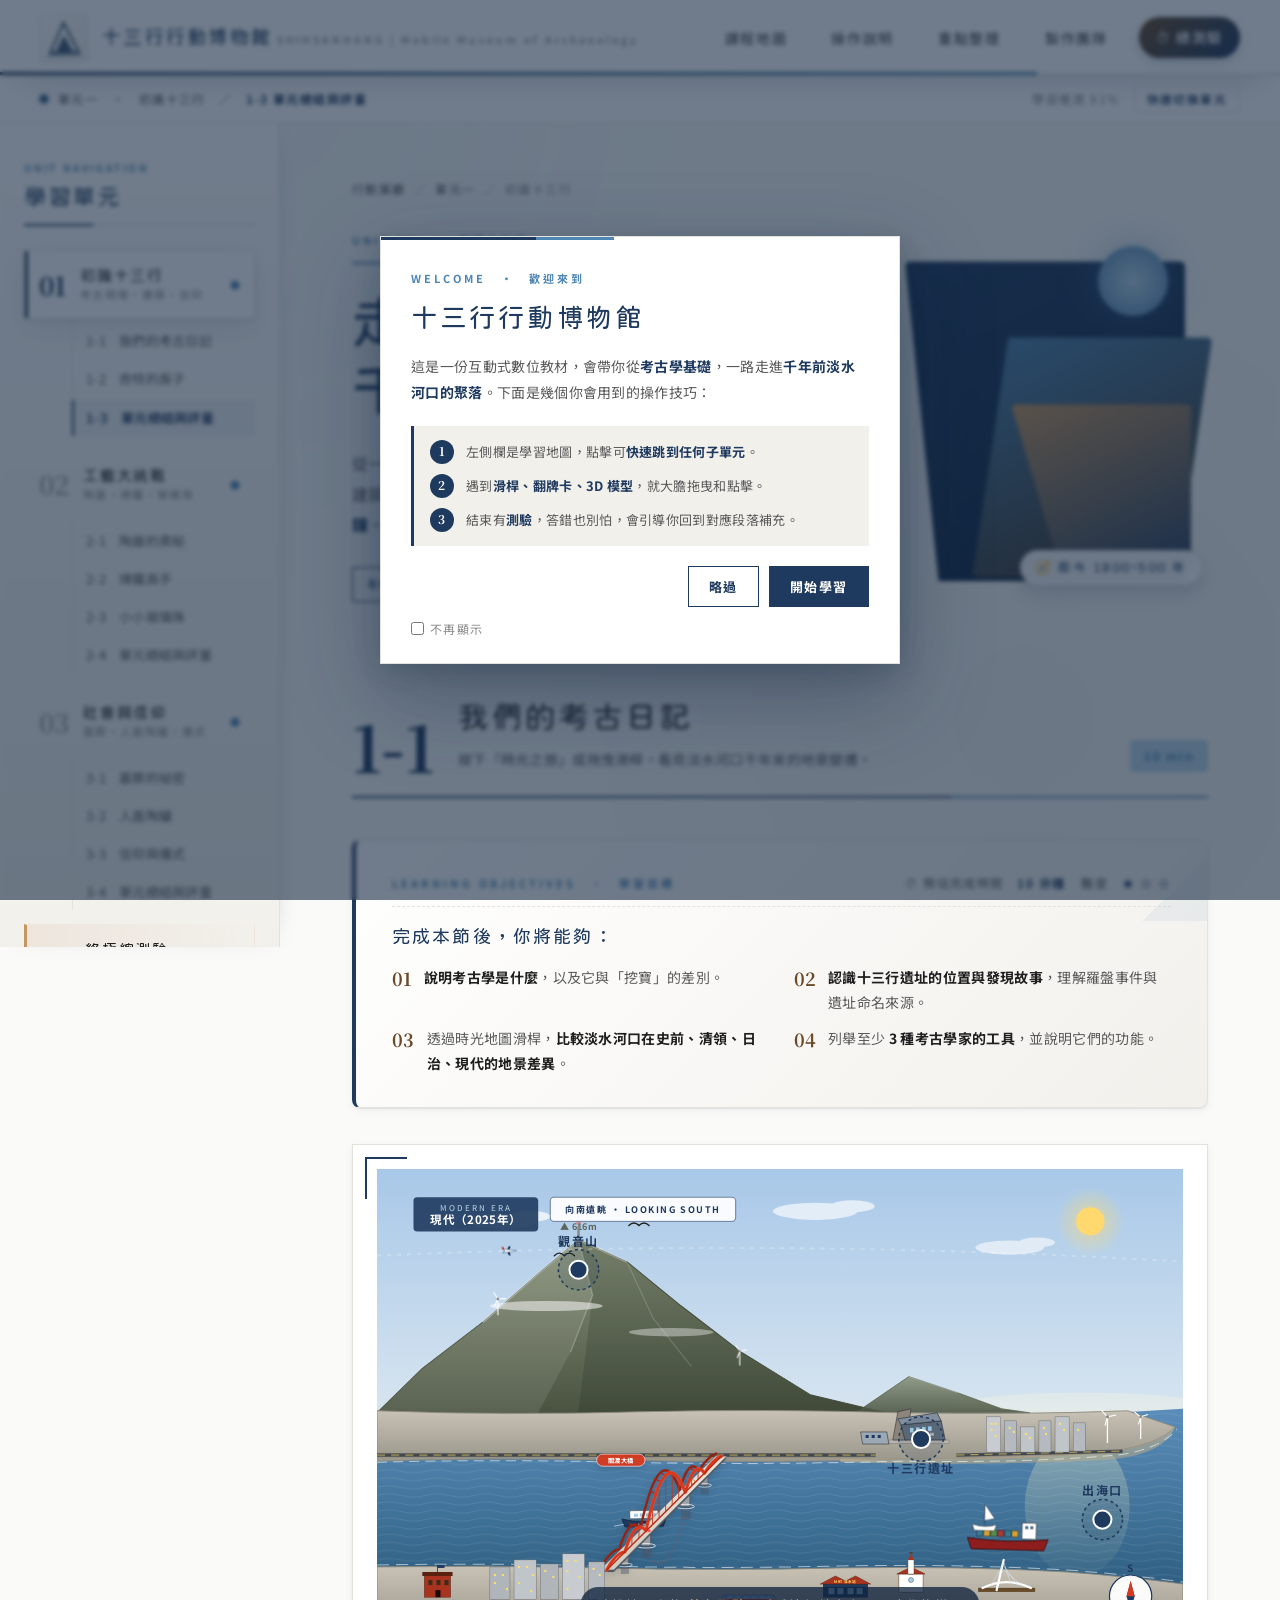
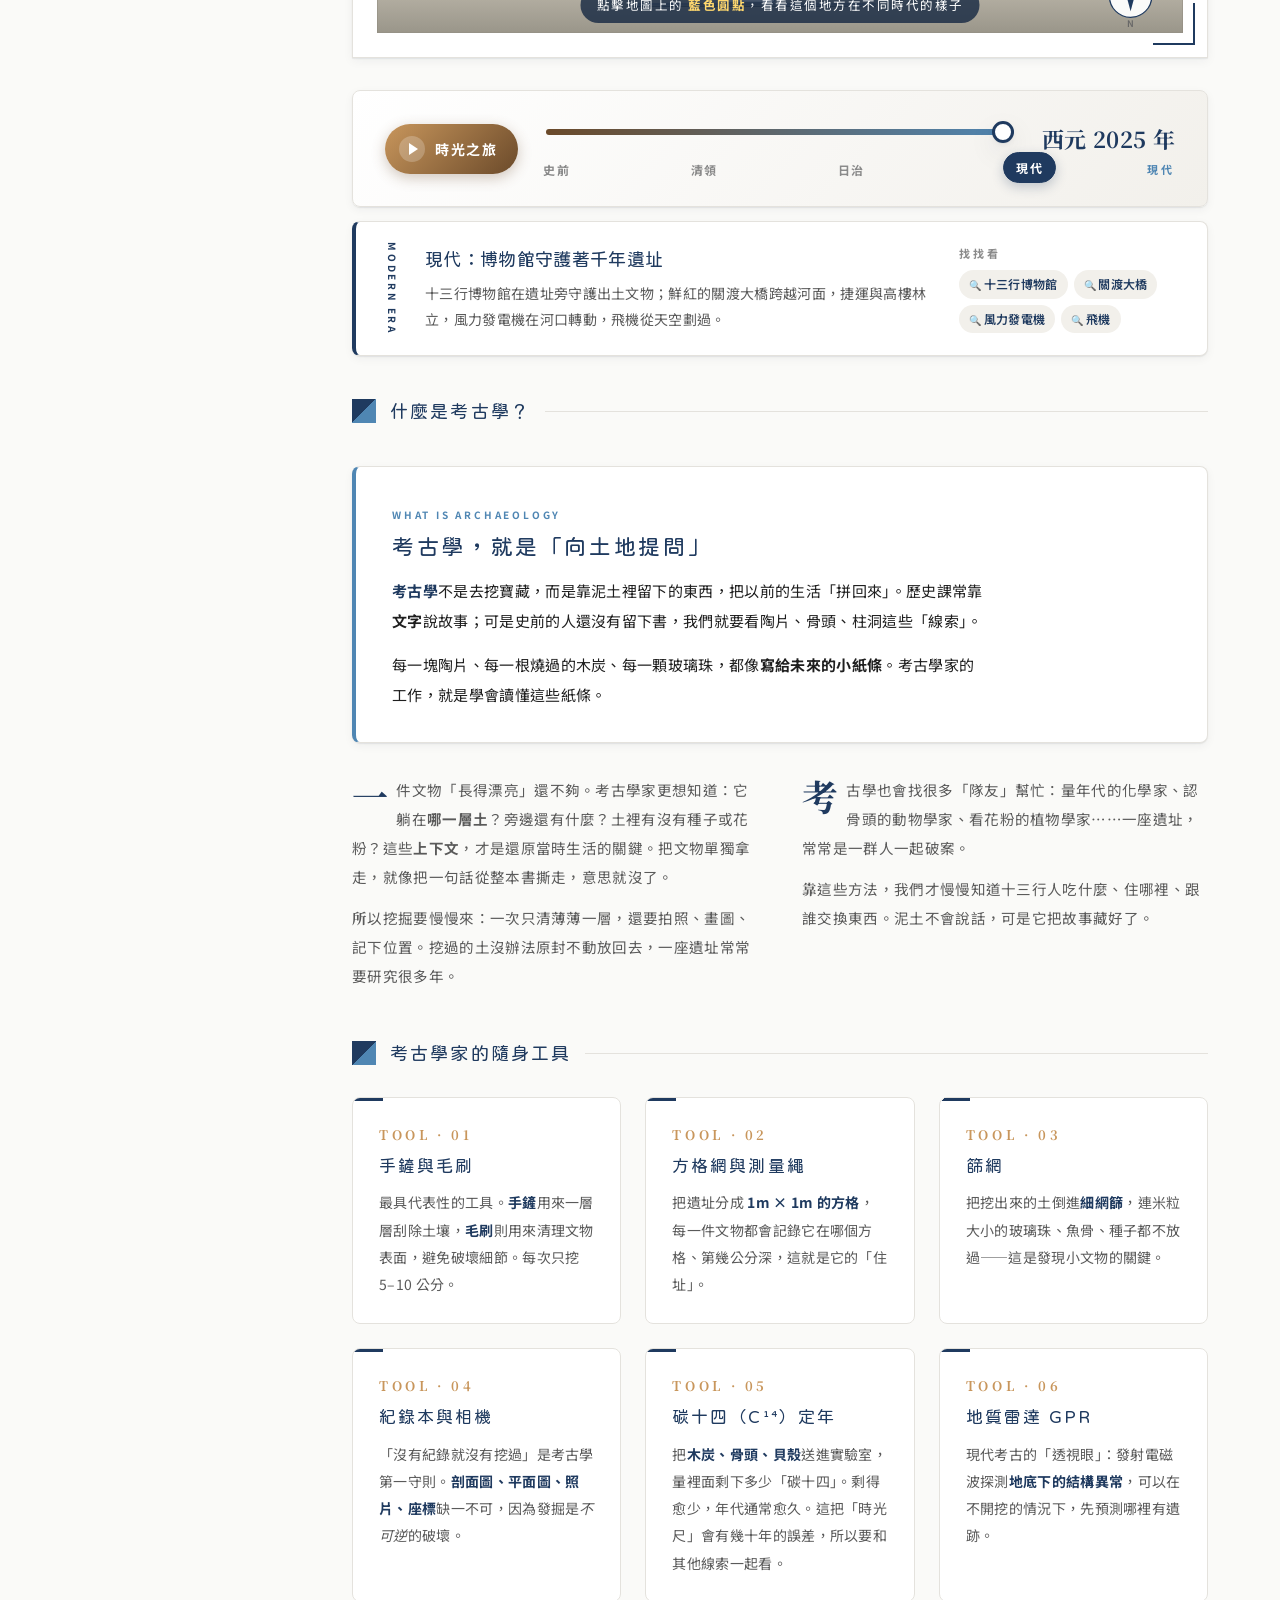
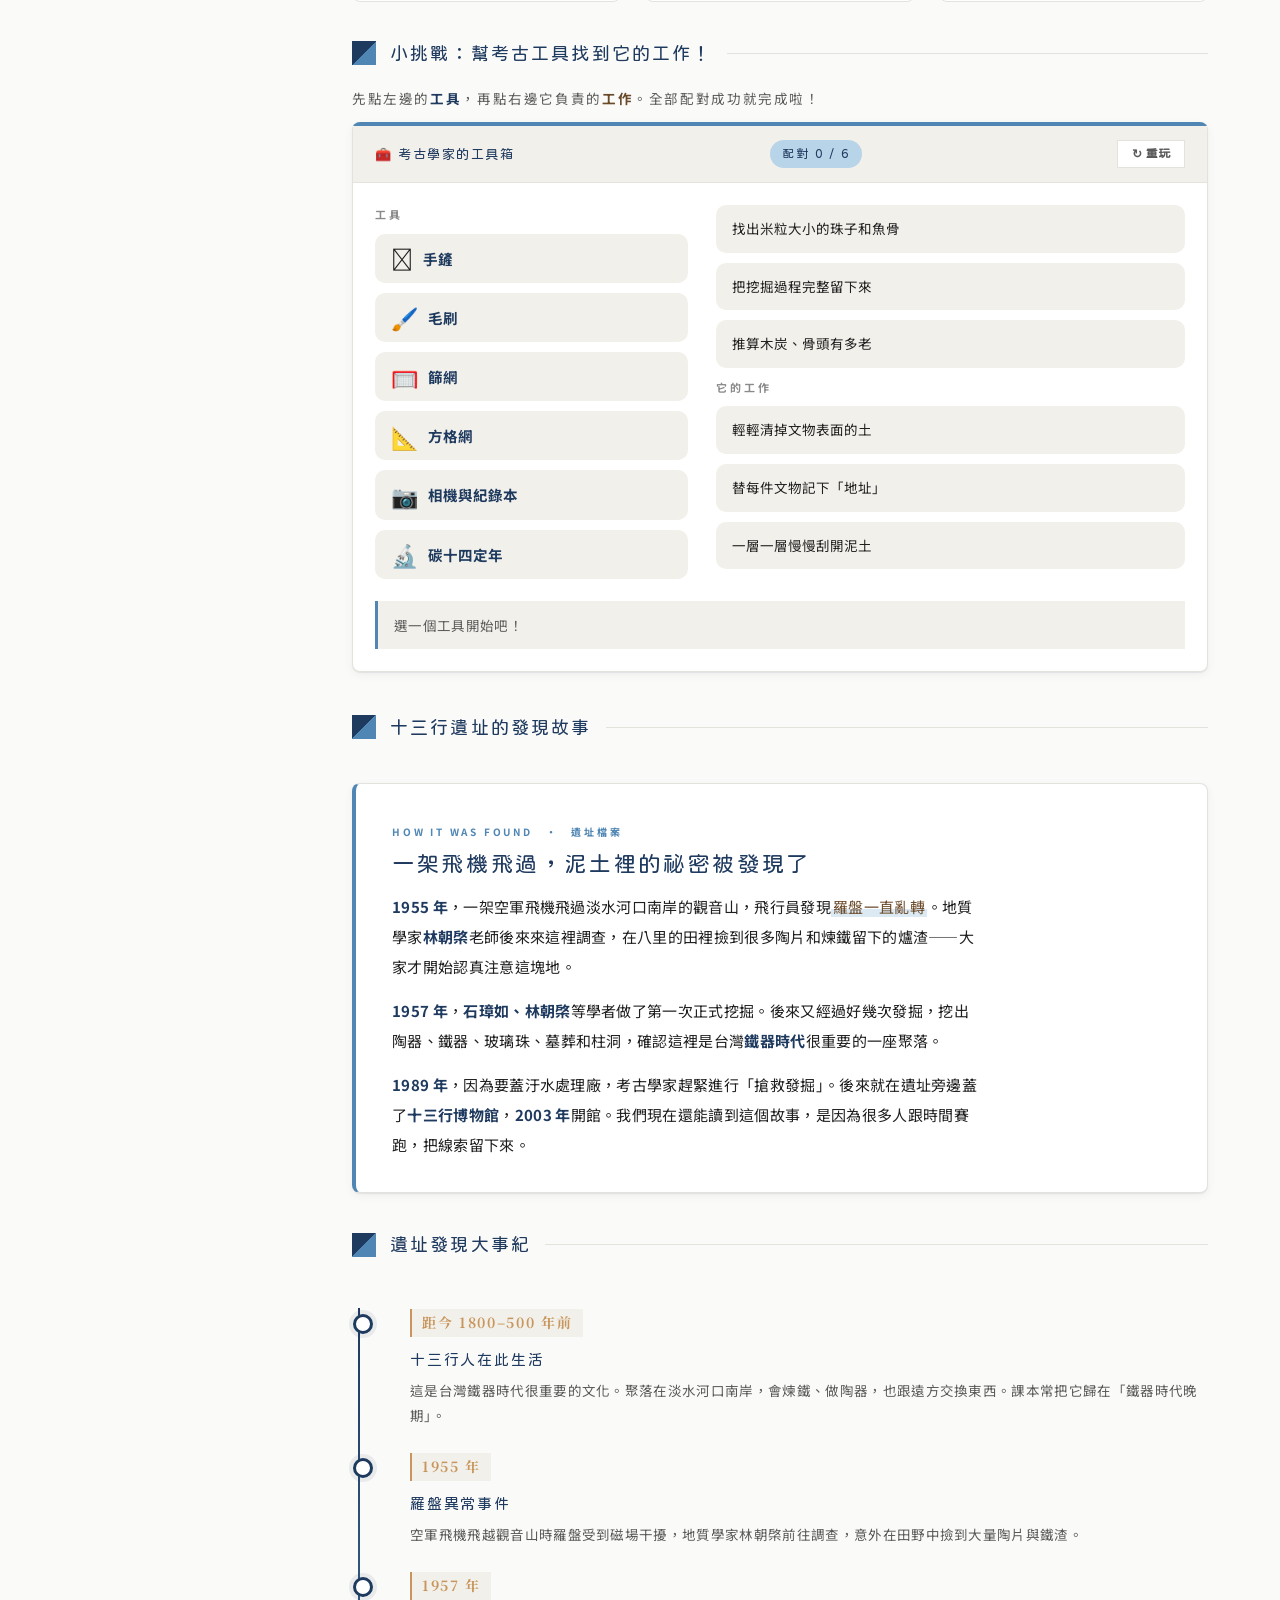
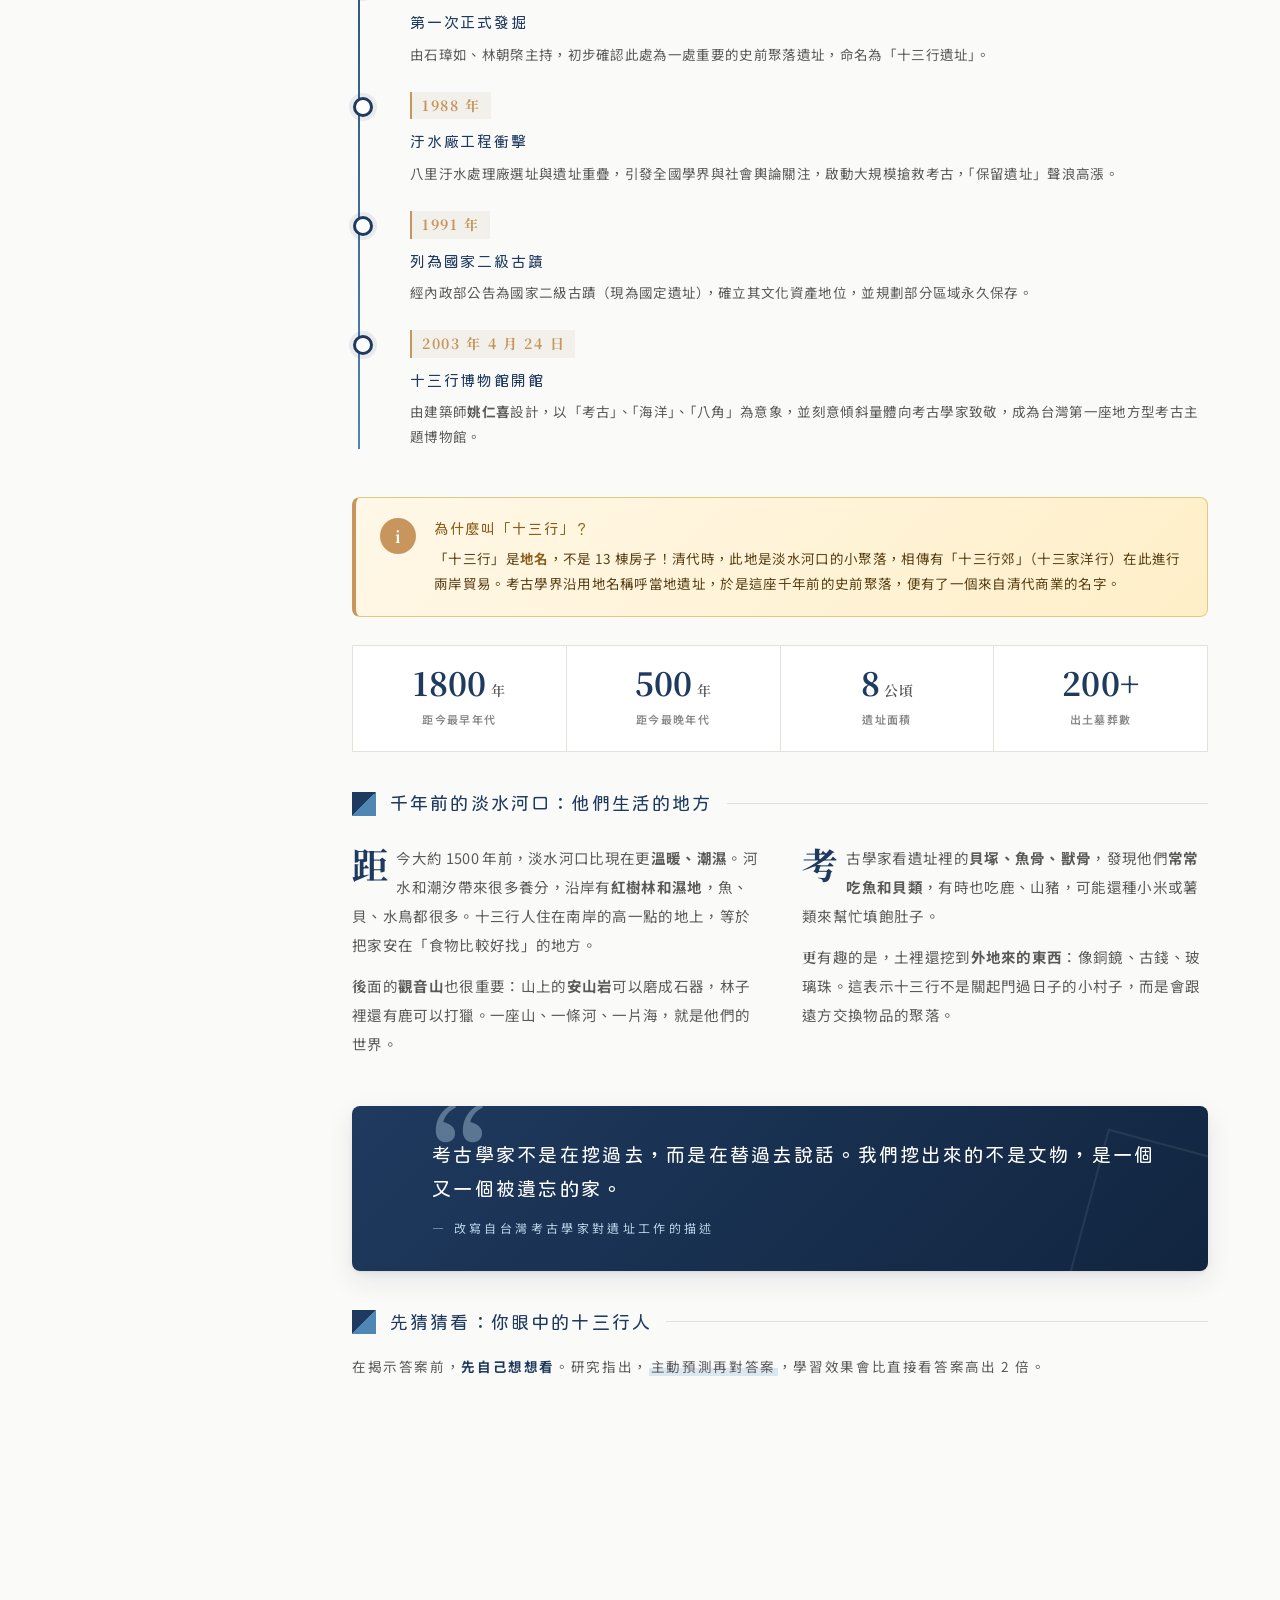
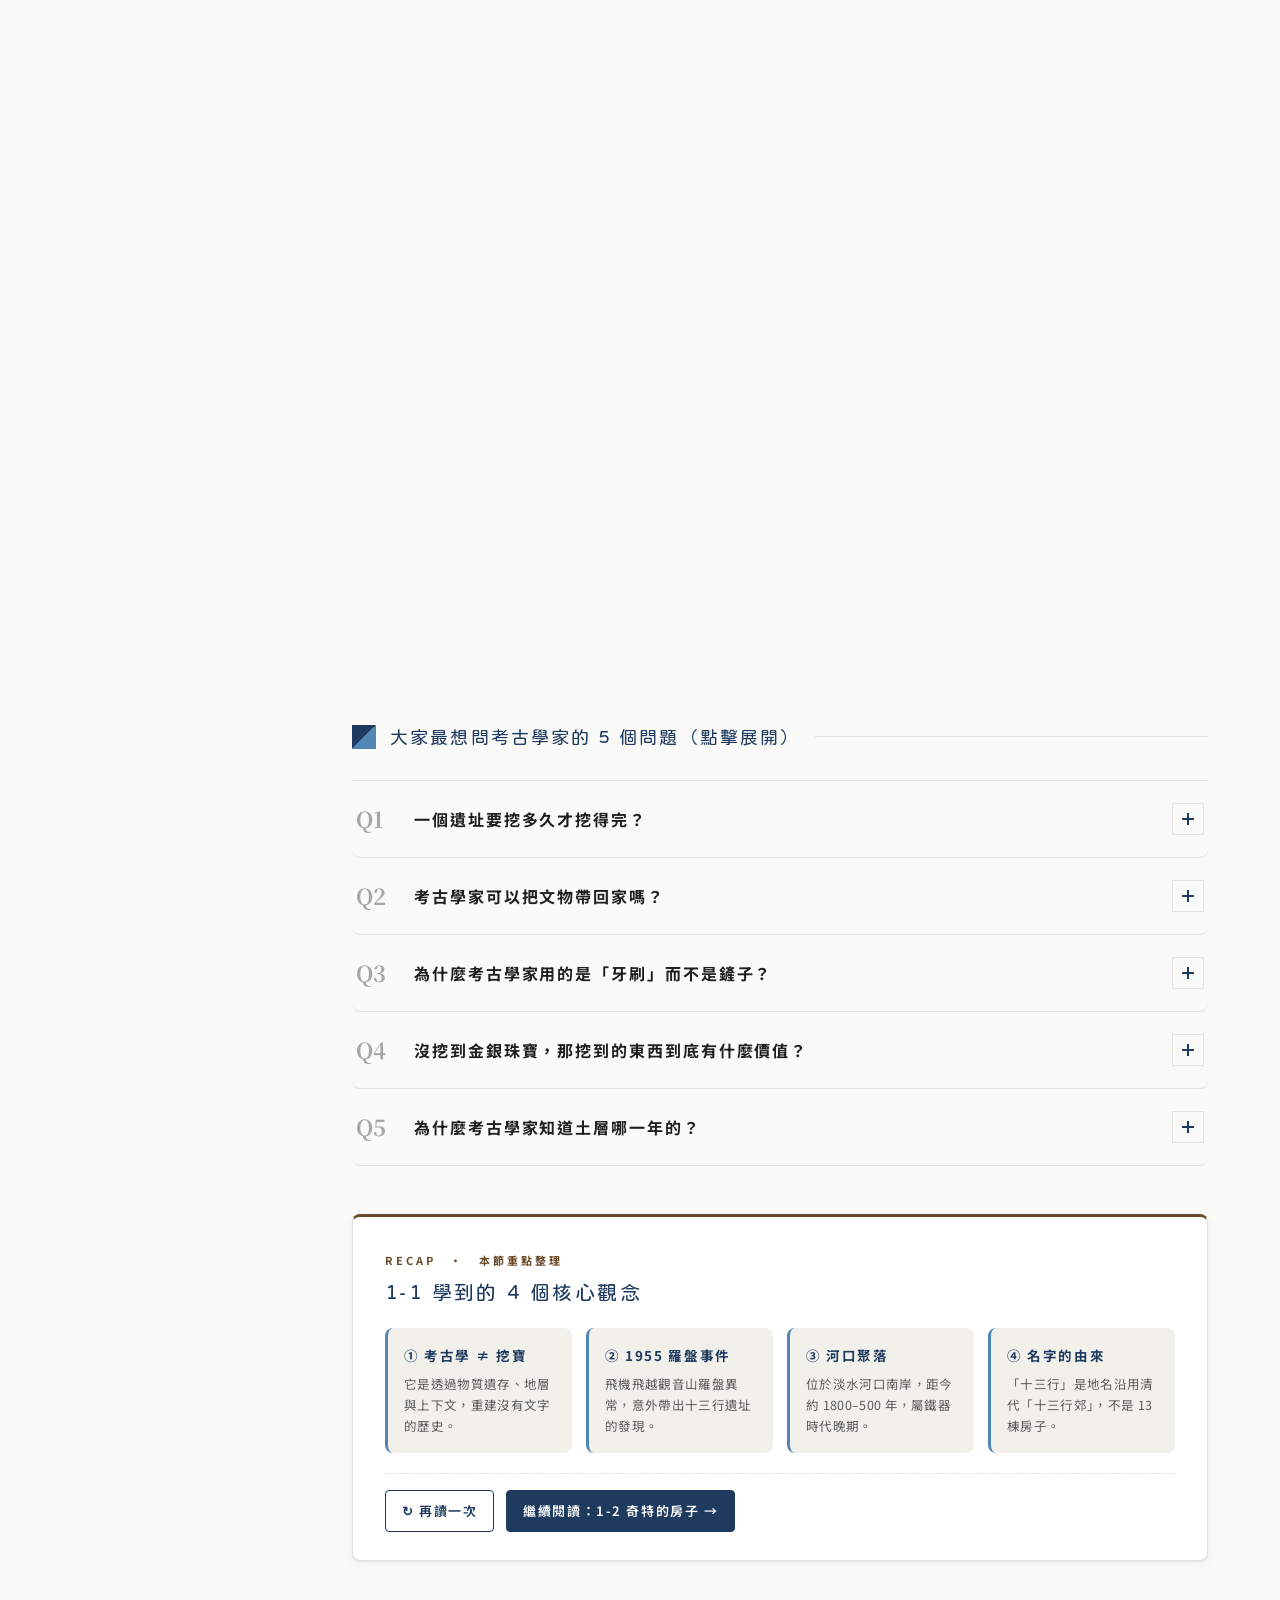
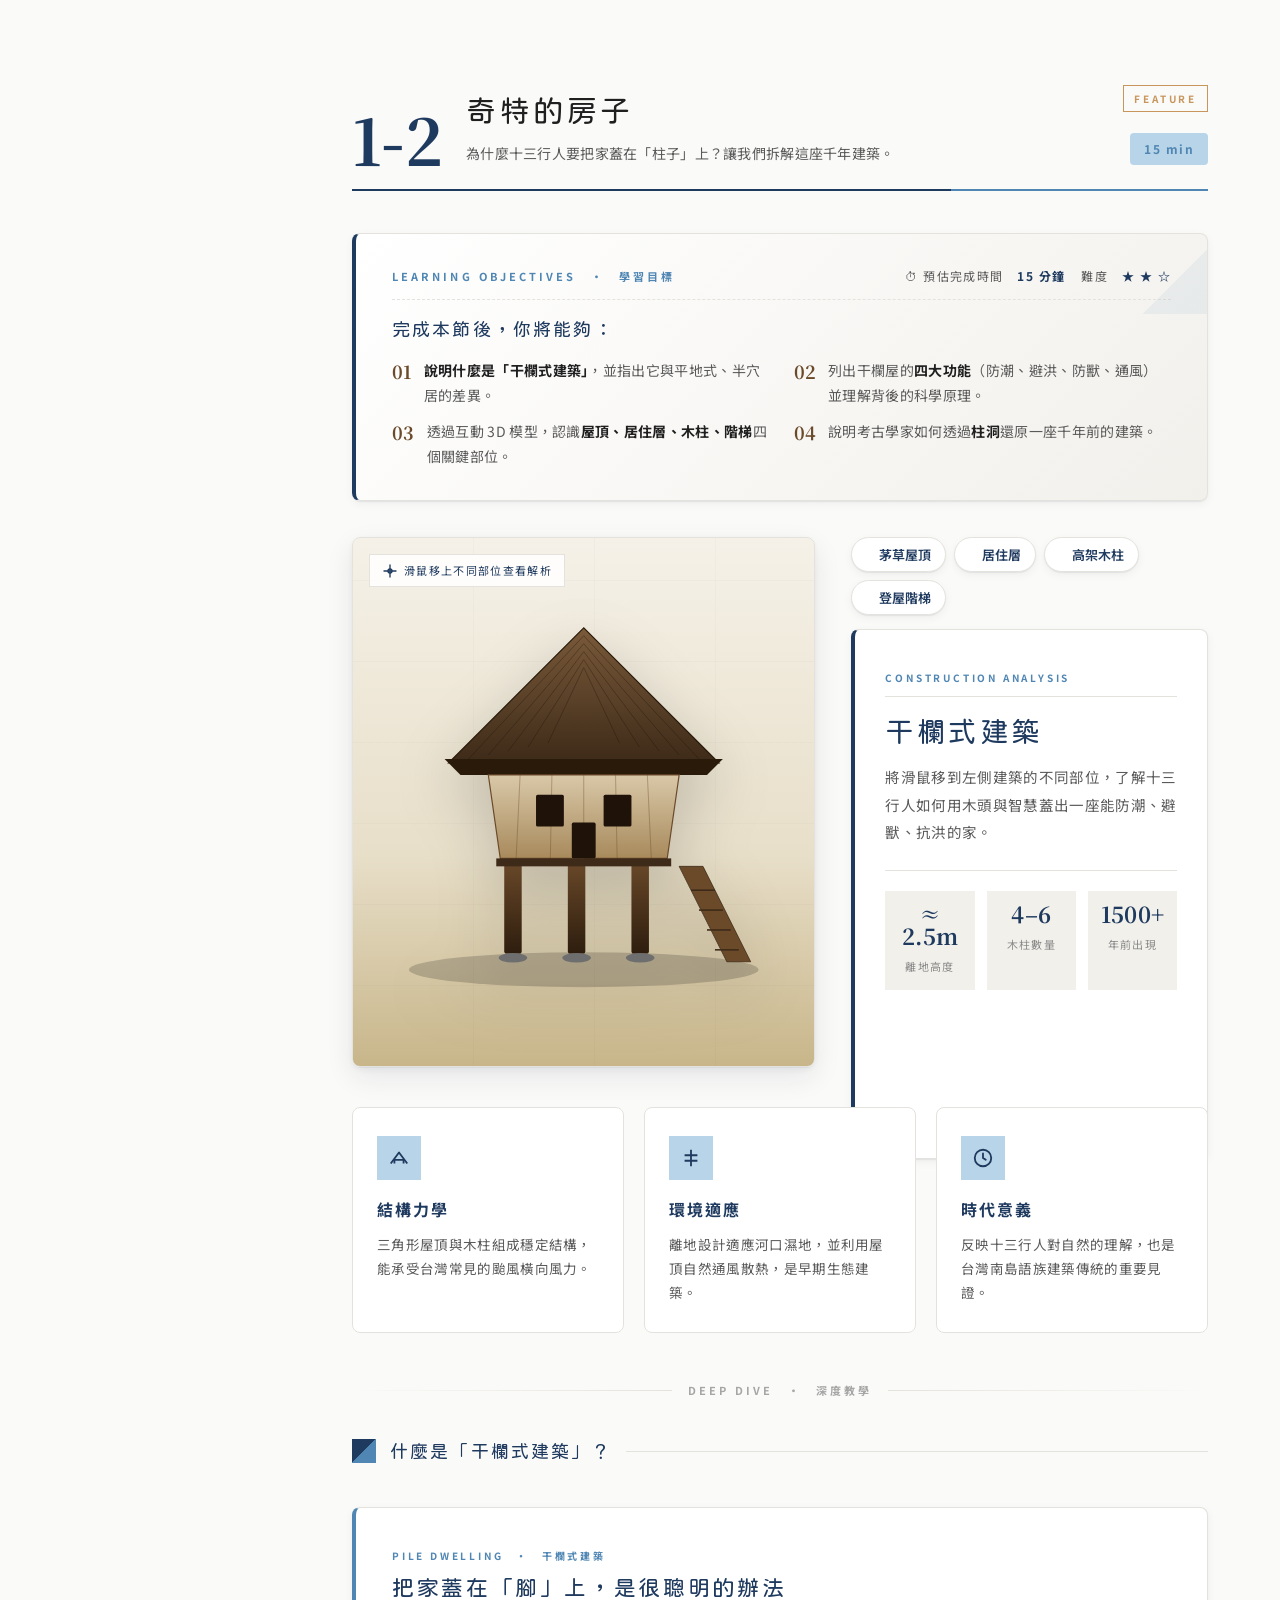
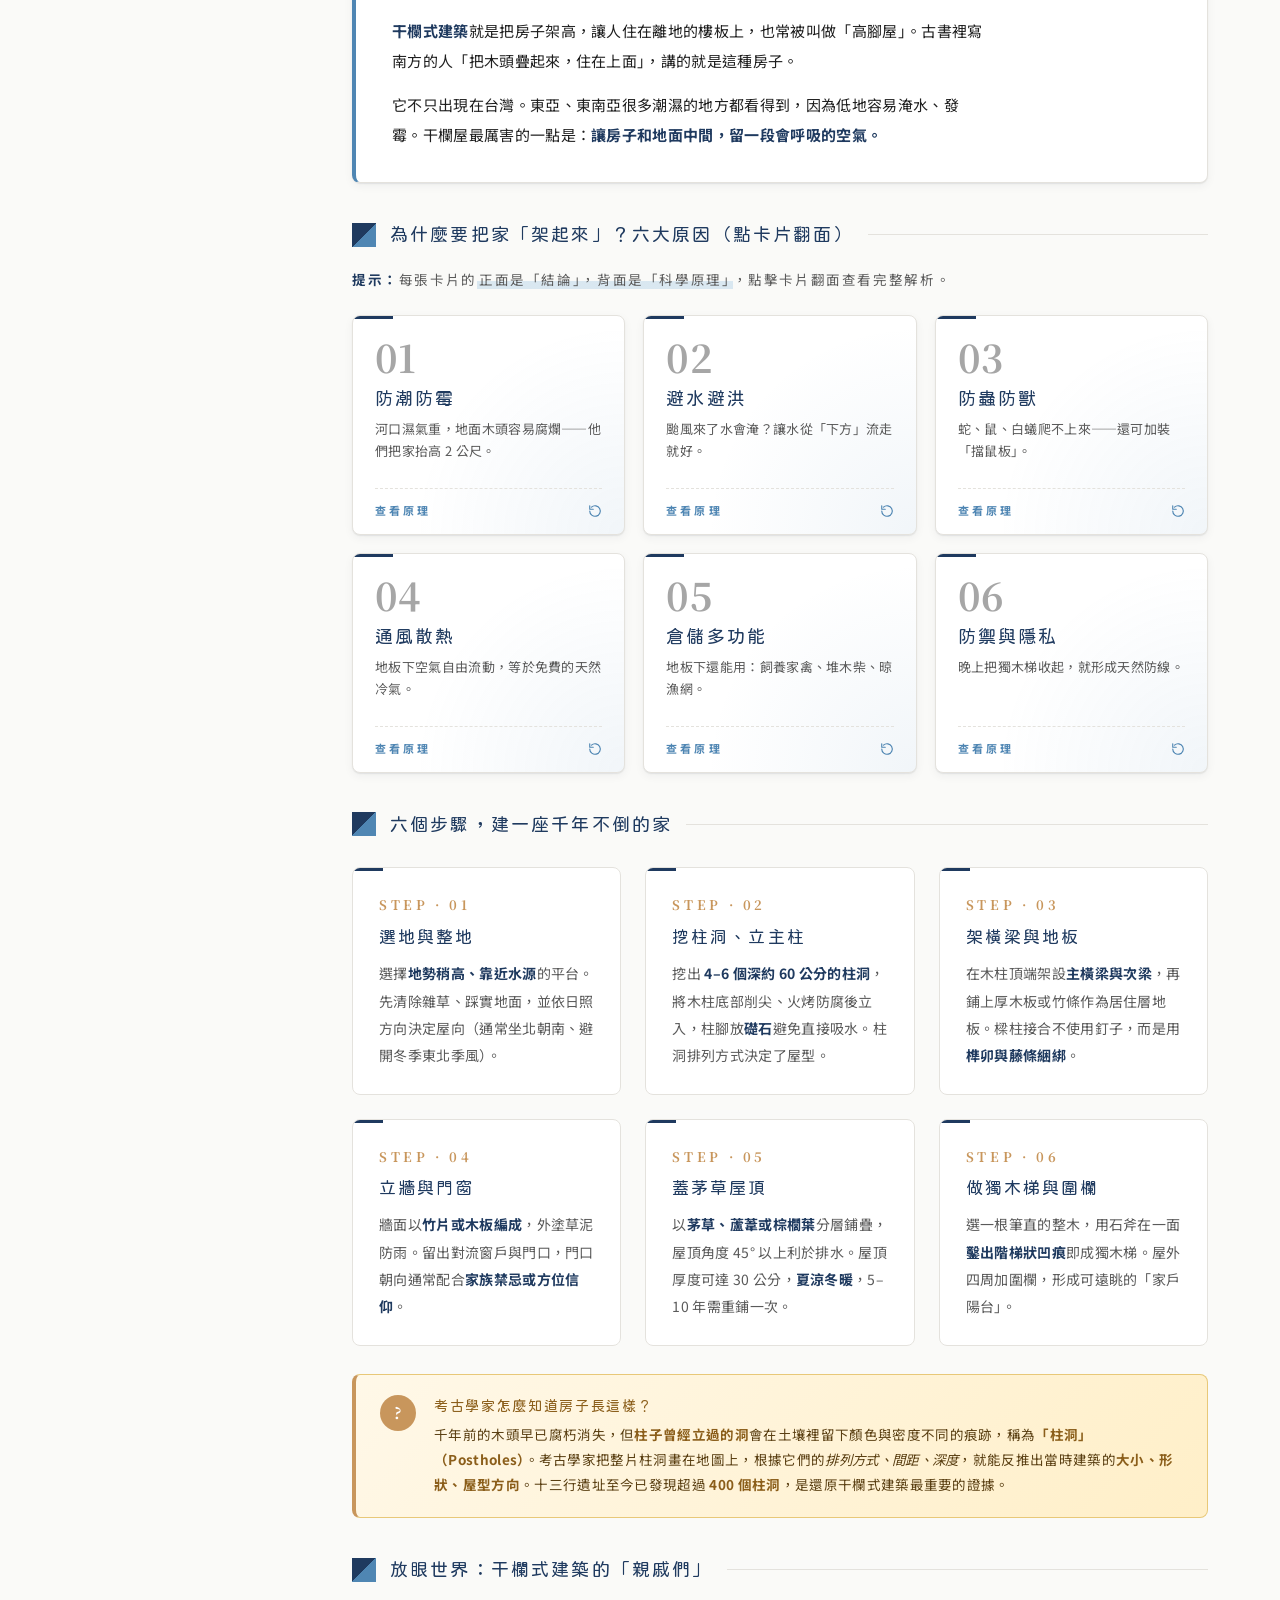
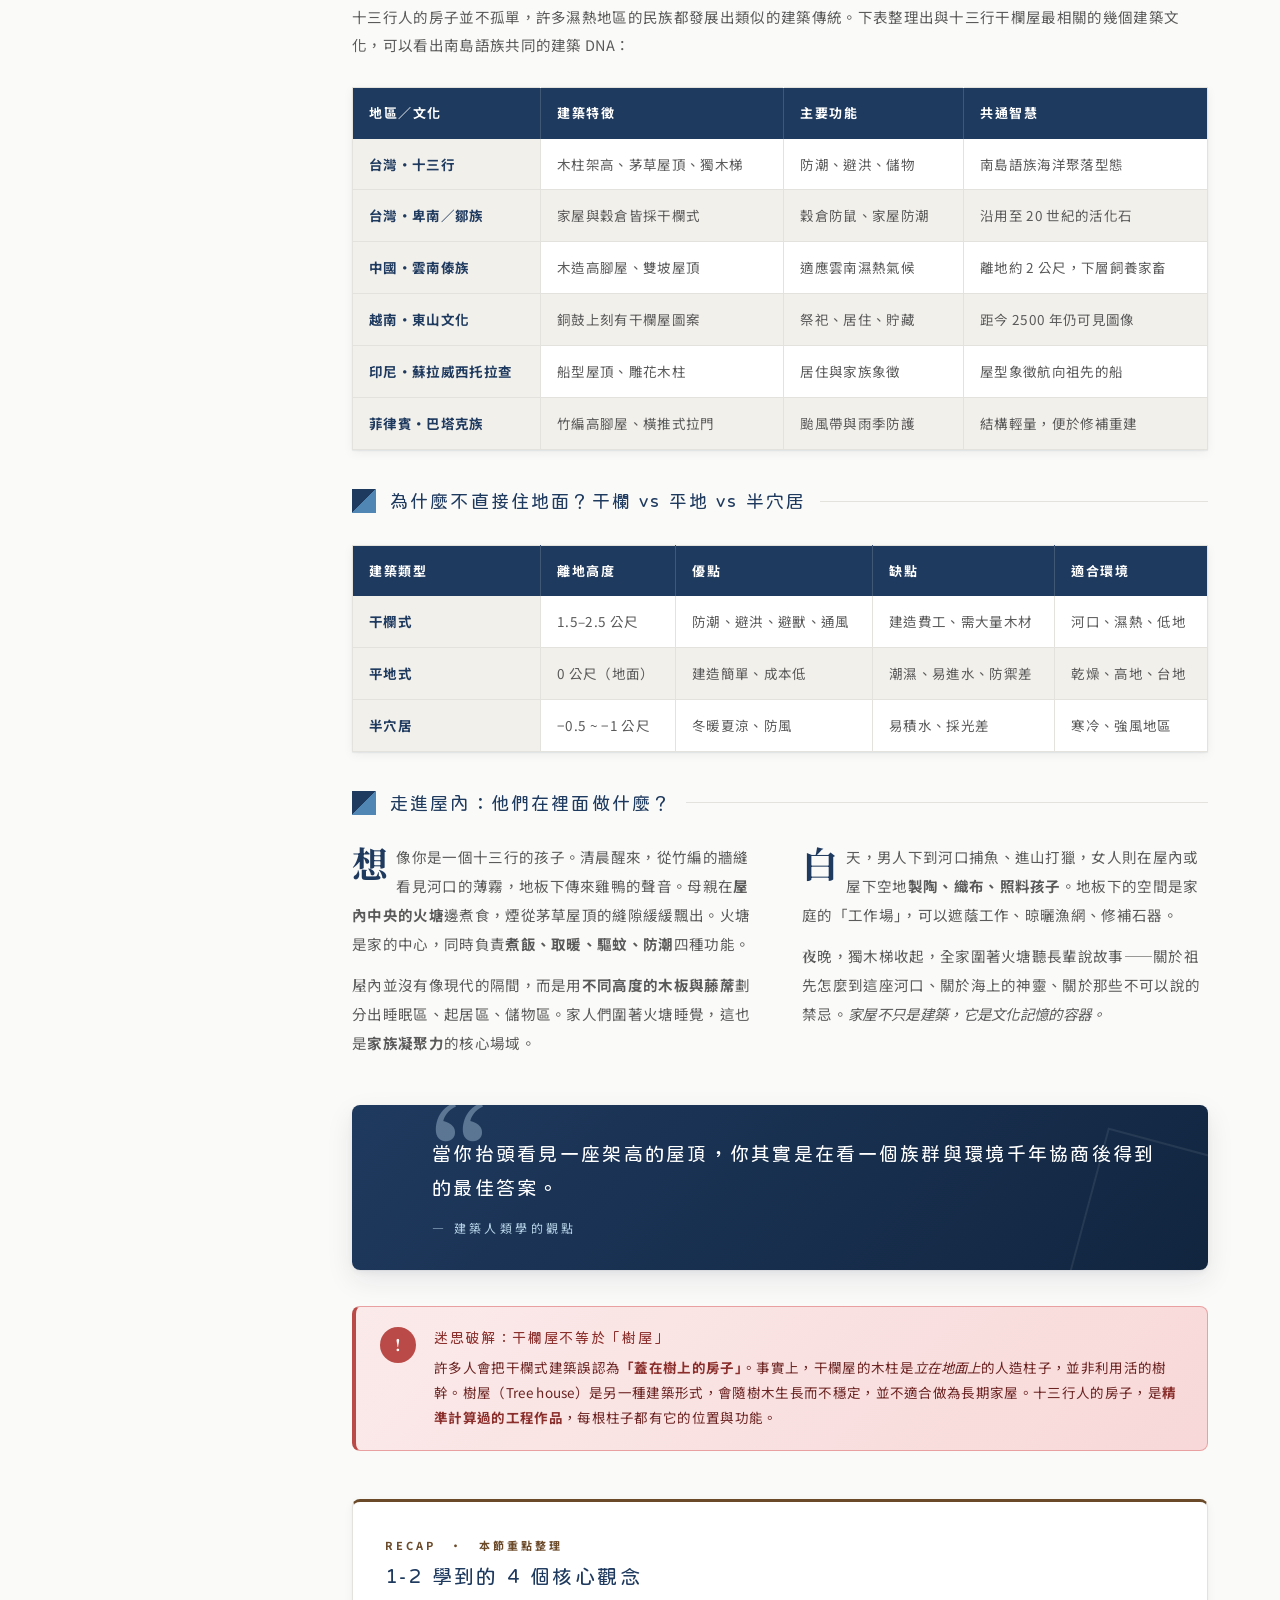
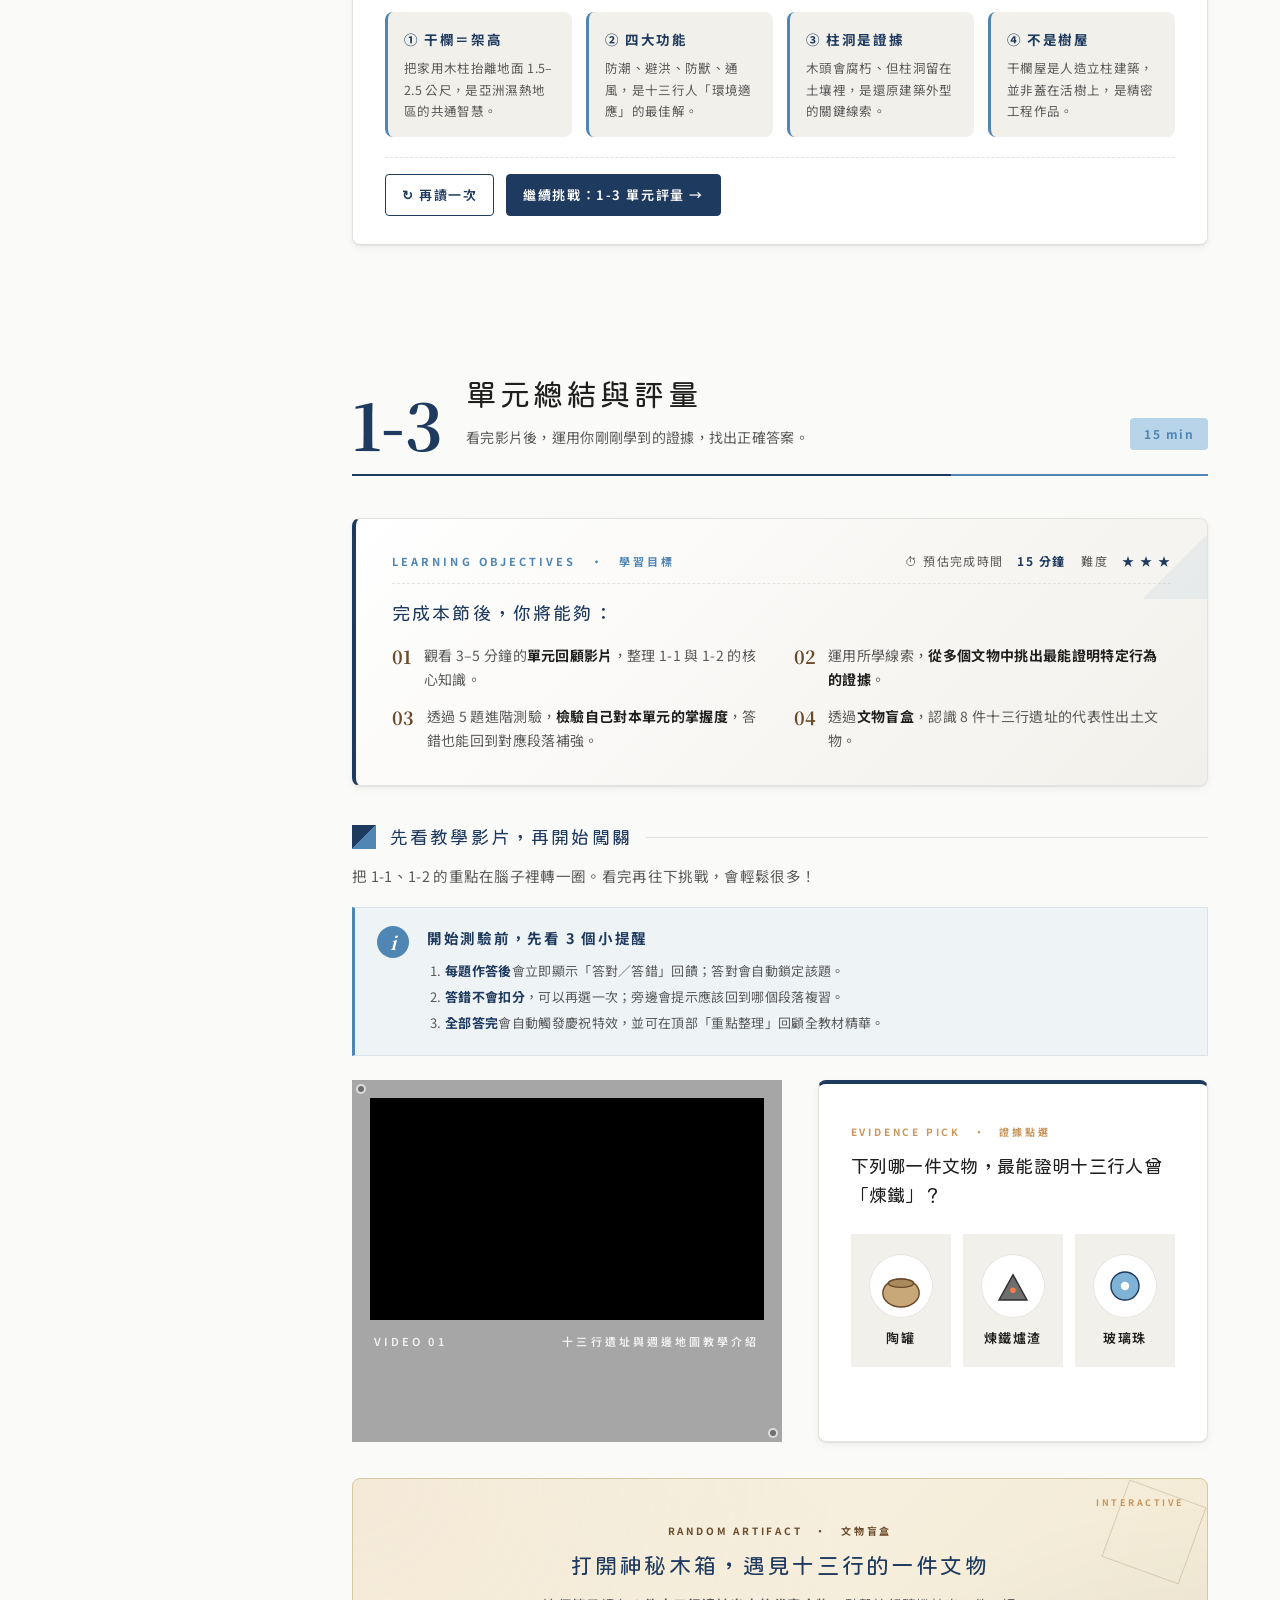
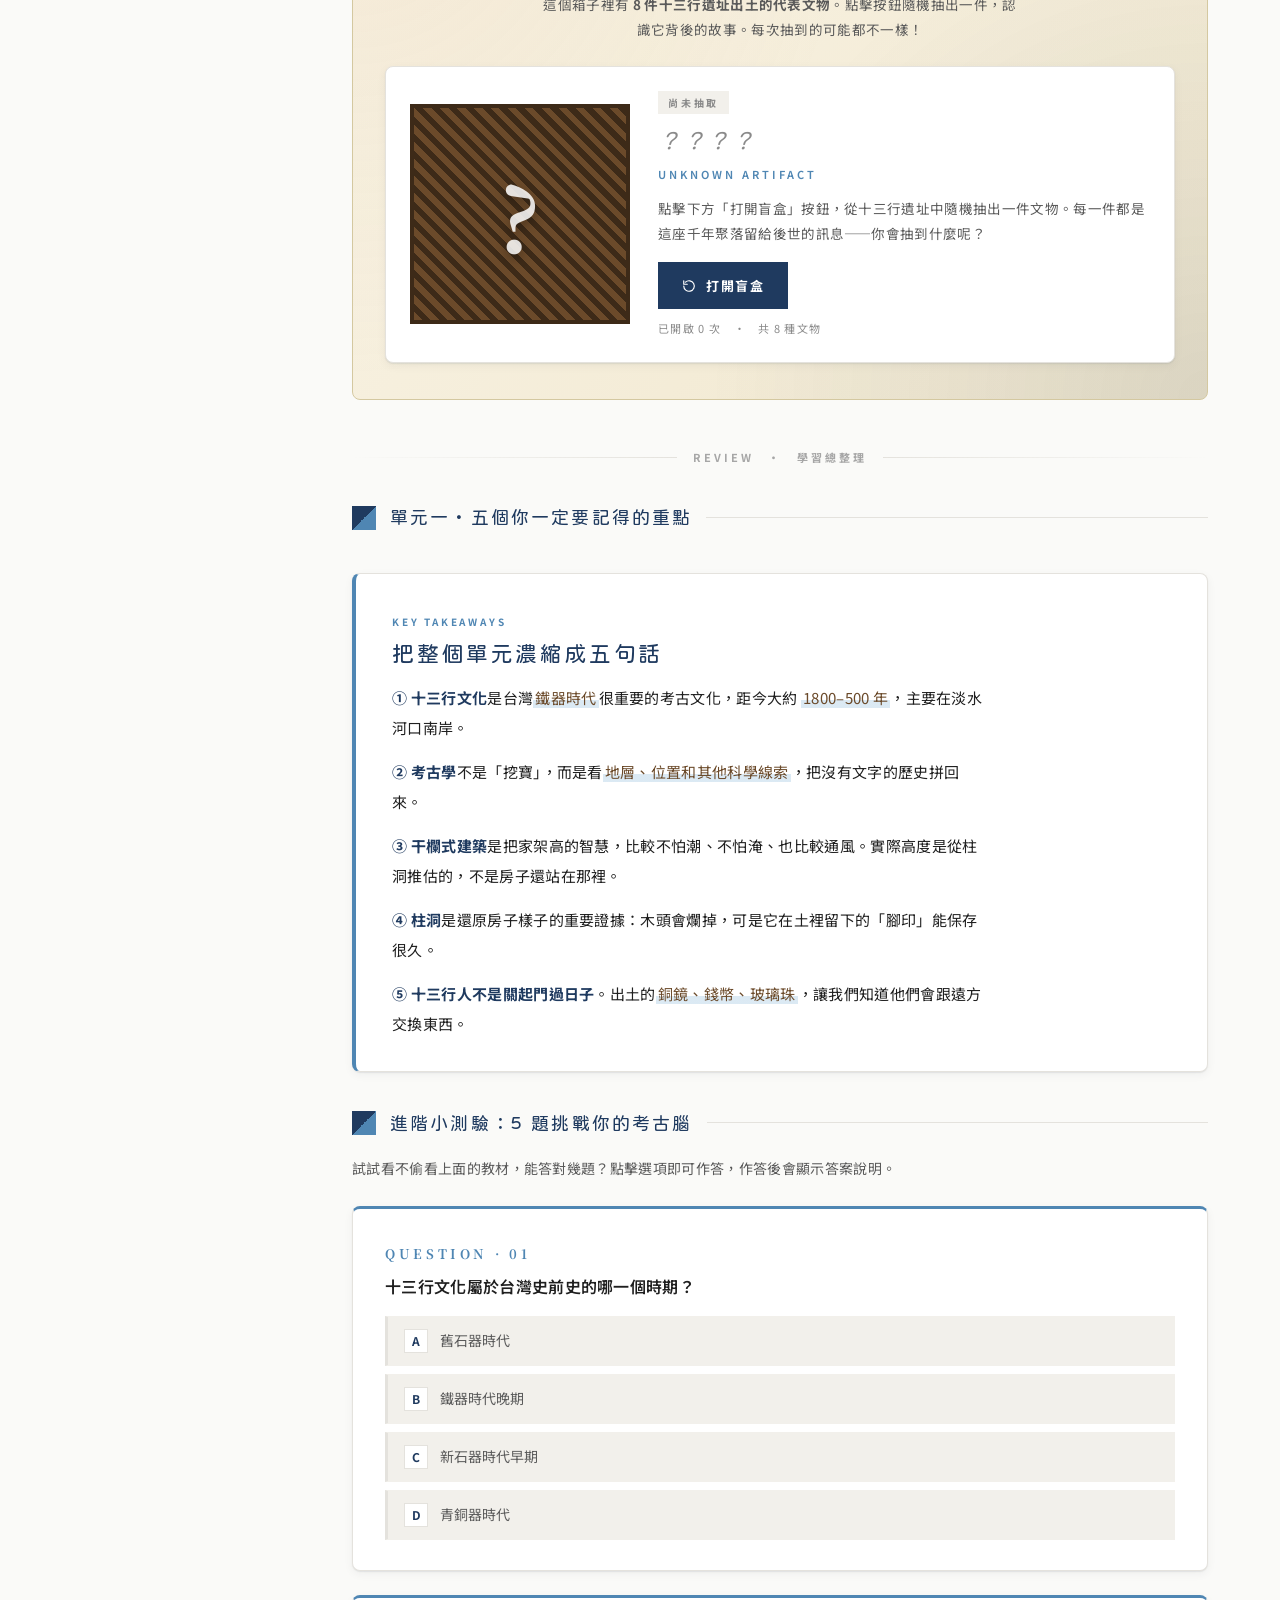
<file: unit1.html>
<!DOCTYPE html>
<html lang="zh-Hant">
<head>
    <meta charset="UTF-8">
    <meta name="viewport" content="width=device-width, initial-scale=1.0">
    <meta name="description" content="十三行行動博物館｜走進臺灣考古現場，認識千年前的史前文化。">
    <title>單元一 初識十三行 ｜ 十三行行動博物館</title>

    <link rel="preconnect" href="https://fonts.googleapis.com">
    <link rel="preconnect" href="https://fonts.gstatic.com" crossorigin>
    <link href="https://fonts.googleapis.com/css2?family=Huninn&family=Noto+Sans+TC:wght@300;400;500;700;900&family=Noto+Serif+TC:wght@400;600;700&display=swap" rel="stylesheet">

    <link rel="stylesheet" href="css/style.css">
</head>
<body>

    <!-- ===== 頂部品牌列（沿用原本風格，LOGO + 教材名稱 + 右側常駐導覽） ===== -->
    <header class="site-header" role="banner">
        <!-- 左：LOGO + 教材名稱（LOGO 點擊回首頁） -->
        <a href="index.html" class="brand brand--link" id="homeLink" aria-label="回到首頁">
            <span class="brand__mark" aria-hidden="true">
                <svg viewBox="0 0 60 60" width="42" height="42">
                    <polygon points="10,50 30,8 50,50" fill="none" stroke="currentColor" stroke-width="2.5"/>
                    <polygon points="18,50 30,26 42,50" fill="currentColor" opacity="0.85"/>
                    <line x1="6" y1="54" x2="54" y2="54" stroke="currentColor" stroke-width="2"/>
                </svg>
            </span>
            <span class="brand__text">
                <span class="brand__title">十三行行動博物館</span>
                <span class="brand__subtitle">SHIHSANHANG&nbsp;|&nbsp;Mobile Museum of Archaeology</span>
            </span>
        </a>

        <!-- 右：常駐選單 + 總測驗入口 -->
        <nav class="top-nav" aria-label="主要導覽">
            <button class="top-nav__link" type="button" data-modal-open="map">課程地圖</button>
            <button class="top-nav__link" type="button" data-modal-open="guide">操作說明</button>
            <button class="top-nav__link" type="button" data-modal-open="recap">重點整理</button>
            <button class="top-nav__link" type="button" data-modal-open="team">製作團隊</button>
            <a class="top-nav__link top-nav__link--quiz" href="quiz.html">⏱ 總測驗</a>
        </nav>

        <!-- 頂部超薄進度條（沿用原本側欄進度條的漸層配色） -->
        <div class="header-progress" aria-hidden="true">
            <span class="header-progress__bar" id="headerProgressBar" style="width:0%"></span>
        </div>
    </header>

    <!-- ===== 目前位置 / 麵包屑工具列（薄薄一條，沿用既有 line/indigo） ===== -->
    <div class="locator" id="locator" aria-label="目前位置">
        <div class="locator__inner">
            <div class="locator__left">
                <span class="locator__dot" aria-hidden="true"></span>
                <span class="locator__path" id="locatorPath">單元一　·　初識十三行　／　1-1 我們的考古日記</span>
            </div>
            <div class="locator__right">
                <span class="locator__progress-text" id="locatorProgress">學習進度 0%</span>
                <button type="button" class="locator__quick" data-modal-open="map" aria-label="開啟課程地圖快速切換">快速切換單元</button>
            </div>
        </div>
    </div>

    <!-- ===== 主版型：側邊欄 + 內容 ===== -->
    <div class="layout">
        <aside class="sidebar" aria-label="單元導覽">
            <div class="sidebar__head">
                <span class="sidebar__eyebrow">UNIT NAVIGATION</span>
                <h2 class="sidebar__title">學習單元</h2>
                <div class="sidebar__rule" aria-hidden="true"></div>
            </div>

            <ul class="unit-list" role="list">
                <li class="unit-item is-active" data-unit="1">
                    <button class="unit-item__btn" type="button" aria-current="page" data-unit-target="#unit-1">
                        <span class="unit-item__no">01</span>
                        <span class="unit-item__body">
                            <span class="unit-item__name">初識十三行</span>
                            <span class="unit-item__desc">考古現場・建築・信仰</span>
                        </span>
                        <span class="unit-item__status" aria-hidden="true">●</span>
                    </button>
                    <ul class="sub-list" role="list">
                        <li><a href="#sub-1-1" class="sub-link is-current">1-1　我們的考古日記</a></li>
                        <li><a href="#sub-1-2" class="sub-link">1-2　奇特的房子</a></li>
                        <li><a href="#sub-1-3" class="sub-link">1-3　單元總結與評量</a></li>
                    </ul>
                </li>

                <li class="unit-item" data-unit="2">
                    <button class="unit-item__btn" type="button" data-unit-target="unit2.html">
                        <span class="unit-item__no">02</span>
                        <span class="unit-item__body">
                            <span class="unit-item__name">工藝大挑戰</span>
                            <span class="unit-item__desc">陶器・煉鐵・玻璃珠</span>
                        </span>
                        <span class="unit-item__status" aria-hidden="true">●</span>
                    </button>
                    <ul class="sub-list" role="list">
                        <li><a href="unit2.html#sub-2-1" class="sub-link">2-1　陶器的奧秘</a></li>
                        <li><a href="unit2.html#sub-2-2" class="sub-link">2-2　煉鐵高手</a></li>
                        <li><a href="unit2.html#sub-2-3" class="sub-link">2-3　小小玻璃珠</a></li>
                        <li><a href="unit2.html#sub-2-4" class="sub-link">2-4　單元總結與評量</a></li>
                    </ul>
                </li>

                <li class="unit-item" data-unit="3">
                    <button class="unit-item__btn" type="button" data-unit-target="unit3.html">
                        <span class="unit-item__no">03</span>
                        <span class="unit-item__body">
                            <span class="unit-item__name">社會與信仰</span>
                            <span class="unit-item__desc">墓葬・人面陶罐・儀式</span>
                        </span>
                        <span class="unit-item__status" aria-hidden="true">●</span>
                    </button>
                    <ul class="sub-list" role="list">
                        <li><a href="unit3.html#sub-3-1" class="sub-link">3-1　墓葬的祕密</a></li>
                        <li><a href="unit3.html#sub-3-2" class="sub-link">3-2　人面陶罐</a></li>
                        <li><a href="unit3.html#sub-3-3" class="sub-link">3-3　信仰與儀式</a></li>
                        <li><a href="unit3.html#sub-3-4" class="sub-link">3-4　單元總結與評量</a></li>
                    </ul>
                </li>

                <li class="unit-item unit-item--quiz" data-unit="4">
                    <button class="unit-item__btn" type="button" data-unit-target="quiz.html">
                        <span class="unit-item__no">04</span>
                        <span class="unit-item__body">
                            <span class="unit-item__name">終極總測驗</span>
                            <span class="unit-item__desc">10 題選擇＋5 題互動遊戲</span>
                        </span>
                        <span class="unit-item__status" aria-hidden="true">⏱</span>
                    </button>
                </li>
            </ul>

            <div class="sidebar__progress">
                <div class="progress-label">
                    <span>學習進度</span>
                    <span class="progress-percent">0%</span>
                </div>
                <div class="progress-bar"><span style="width:0%"></span></div>
            </div>
        </aside>

        <!-- ===== 主要內容區 ===== -->
        <main class="content" id="main">
            <span id="top" tabindex="-1" aria-hidden="true"></span>

            <!-- 區塊：單元標頭 -->
            <section class="unit-hero" id="unit-1" aria-labelledby="unit-1-title">
                <div class="unit-hero__crumbs">
                    <a href="index.html">行動展廳</a><span>／</span><a href="#unit-1">單元一</a><span>／</span><span>初識十三行</span>
                </div>
                <div class="unit-hero__grid">
                    <div class="unit-hero__copy">
                        <span class="unit-hero__eyebrow">UNIT 01　・　初識十三行</span>
                        <h1 id="unit-1-title" class="unit-hero__title">走進<em>淡水河口</em>的<br>千年聚落</h1>
                        <p class="unit-hero__lead">
                            從一處被遺忘的考古遺址出發，認識十三行人的生活環境、獨特建築與信仰世界。本單元包含三個子主題，預計學習時間 <b>40 分鐘</b>。
                        </p>
                        <div class="unit-hero__meta">
                            <span class="chip">年級｜國小高年級</span>
                            <span class="chip">領域｜社會・自然</span>
                            <span class="chip">時長｜40 分</span>
                        </div>
                    </div>
                    <div class="unit-hero__visual" aria-hidden="true">
                        <div class="hero-stack">
                            <div class="hero-stack__slab hero-stack__slab--1"></div>
                            <div class="hero-stack__slab hero-stack__slab--2"></div>
                            <div class="hero-stack__slab hero-stack__slab--3"></div>
                            <div class="hero-stack__sun"></div>
                        </div>
                    </div>
                </div>
            </section>

            <!-- ===== 子單元 1-1：我們的考古日記 ===== -->
            <section id="sub-1-1" class="sub-section" aria-labelledby="sub-1-1-title">
                <header class="sub-section__head">
                    <span class="sub-section__index">1-1</span>
                    <div>
                        <h2 id="sub-1-1-title" class="sub-section__title">我們的考古日記</h2>
                        <p class="sub-section__sub">按下「時光之旅」或拖曳滑桿，看見淡水河口千年來的地景變遷。</p>
                    </div>
                    <span class="sub-section__time">10 min</span>
                </header>

                <!-- 本單元學習目標 + 預估時間 -->
                <div class="objectives" aria-label="本單元學習目標">
                    <div class="objectives__head">
                        <span class="objectives__eyebrow">LEARNING OBJECTIVES　·　學習目標</span>
                        <div class="objectives__meta">
                            <span class="objectives__time">⏱ 預估完成時間　<b>10 分鐘</b></span>
                            <span class="objectives__level">難度　<b>★ ☆ ☆</b></span>
                        </div>
                    </div>
                    <h3 class="objectives__title">完成本節後，你將能夠：</h3>
                    <ul class="objectives__list">
                        <li><span class="objectives__num">01</span><div><b>說明考古學是什麼</b>，以及它與「挖寶」的差別。</div></li>
                        <li><span class="objectives__num">02</span><div><b>認識十三行遺址的位置與發現故事</b>，理解羅盤事件與遺址命名來源。</div></li>
                        <li><span class="objectives__num">03</span><div>透過時光地圖滑桿，<b>比較淡水河口在史前、清領、日治、現代的地景差異</b>。</div></li>
                        <li><span class="objectives__num">04</span><div>列舉至少 <b>3 種考古學家的工具</b>，並說明它們的功能。</div></li>
                    </ul>
                </div>

                <div class="map-frame skeleton" data-skeleton="map">
                    <svg class="estuary-map" id="estuaryMap" viewBox="0 0 800 460" role="img" aria-label="淡水河口時光地圖（向南遠眺）">
                        <defs>
                            <linearGradient id="skyGrad" x1="0" y1="0" x2="0" y2="1">
                                <stop id="skyStop1" offset="0%" stop-color="#A8C8E8"/>
                                <stop id="skyStop2" offset="100%" stop-color="#D8E5F0"/>
                            </linearGradient>
                            <linearGradient id="waterGrad" x1="0" y1="0" x2="0" y2="1">
                                <stop id="waterStop1" offset="0%" stop-color="#5A8DBA"/>
                                <stop id="waterStop2" offset="100%" stop-color="#2E5E80"/>
                            </linearGradient>
                            <linearGradient id="landGrad" x1="0" y1="0" x2="0" y2="1">
                                <stop id="landStop1" offset="0%" stop-color="#C8C2B5"/>
                                <stop id="landStop2" offset="100%" stop-color="#9A968A"/>
                            </linearGradient>
                            <linearGradient id="mtnGrad" x1="0" y1="0" x2="0" y2="1">
                                <stop id="mtnStop1" offset="0%" stop-color="#88927A"/>
                                <stop id="mtnStop2" offset="100%" stop-color="#4A5340"/>
                            </linearGradient>
                            <linearGradient id="sandSpitGrad" x1="0" y1="0" x2="1" y2="1">
                                <stop offset="0%" stop-color="#D9C79E" stop-opacity="0.85"/>
                                <stop offset="100%" stop-color="#B5A47E" stop-opacity="0.45"/>
                            </linearGradient>
                            <linearGradient id="bridgeDeckGrad" x1="0" y1="1" x2="1" y2="0">
                                <stop offset="0%" stop-color="#CFCBC2"/>
                                <stop offset="100%" stop-color="#EAE6DF"/>
                            </linearGradient>
                            <pattern id="waveTex" patternUnits="userSpaceOnUse" width="48" height="8">
                                <path d="M0,4 Q12,1 24,4 T48,4" fill="none" stroke="#fff" stroke-width="0.65" opacity="0.22"/>
                            </pattern>
                            <pattern id="hatch" patternUnits="userSpaceOnUse" width="8" height="8" patternTransform="rotate(35)">
                                <line x1="0" y1="0" x2="0" y2="8" stroke="#A6A6A6" stroke-width="0.5" opacity="0.25"/>
                            </pattern>
                            <radialGradient id="sunGlow" cx="50%" cy="50%" r="50%">
                                <stop offset="0%" stop-color="#FFE484" stop-opacity="0.72"/>
                                <stop offset="55%" stop-color="#FFD86E" stop-opacity="0.28"/>
                                <stop offset="100%" stop-color="#FFE066" stop-opacity="0"/>
                            </radialGradient>
                            <linearGradient id="waterSunShimmer" x1="0" y1="0" x2="0" y2="1">
                                <stop offset="0%" stop-color="#FFF5C0" stop-opacity="0.32"/>
                                <stop offset="100%" stop-color="#FFF5C0" stop-opacity="0.03"/>
                            </linearGradient>
                        </defs>

                        <!-- 紙質紋理底 -->
                        <rect x="0" y="0" width="800" height="460" fill="url(#hatch)" opacity="0.28"/>

                        <!-- 天空背景 -->
                        <rect class="sky-bg" x="0" y="0" width="800" height="246" fill="url(#skyGrad)"/>

                        <!-- 遠方海平線微光 -->
                        <ellipse cx="700" cy="240" rx="140" ry="18" fill="#FFF8DC" opacity="0.28"/>

                        <!-- 跨時代共用太陽（隨滑桿位置平滑移動軌跡與色溫） -->
                        <g class="shared-sun" id="sharedSunGroup" transform="translate(700, 56)">
                            <circle class="era-sun" cx="0" cy="0" r="34" fill="url(#sunGlow)"/>
                            <circle id="sharedSunCore" cx="0" cy="0" r="14" fill="#FFD86E"/>
                        </g>

                        <!-- 雲彩（所有時代皆可見，雙層柔和雲朵） -->
                        <g class="clouds" fill="#fff">
                            <g opacity="0.72">
                                <ellipse cx="125" cy="52" rx="34" ry="7.5"/>
                                <ellipse cx="152" cy="47" rx="20" ry="5.5"/>
                            </g>
                            <g opacity="0.65">
                                <ellipse cx="435" cy="42" rx="42" ry="8.5"/>
                                <ellipse cx="472" cy="37" rx="22" ry="6"/>
                            </g>
                            <g opacity="0.58">
                                <ellipse cx="628" cy="78" rx="34" ry="7"/>
                                <ellipse cx="655" cy="73" rx="18" ry="5"/>
                            </g>
                        </g>

                        <!-- ===== 觀音山（南岸 八里 代表性山岳，常駐顯示） ===== -->
                        <g class="mountain-group">
                            <!-- 遠景次山稜 -->
                            <path d="M0,242 L45,198 L105,152 L162,102 L200,70 L248,92 L302,136 L362,182 L430,224 L505,242 Z"
                                  fill="url(#mtnGrad)" stroke="#4A5340" stroke-width="1" stroke-linejoin="round"/>
                            <!-- 向陽面山脊立體受光面 -->
                            <path d="M0,242 L45,198 L105,152 L162,102 L200,70 L214,125 L192,182 L160,242 Z"
                                  fill="rgba(255,255,255,0.09)"/>
                            <!-- 背陽面深谷陰影 -->
                            <path d="M200,70 L248,92 L302,136 L362,182 L430,224 L505,242 L200,242 L214,125 Z"
                                  fill="rgba(15,28,20,0.16)"/>
                            <!-- 山稜高光脊線 -->
                            <path d="M105,152 L162,102 L200,70 L248,92"
                                  fill="none" stroke="rgba(255,255,255,0.36)" stroke-width="2.2" stroke-linejoin="round"/>
                            <path d="M200,70 L214,125 L192,182"
                                  fill="none" stroke="rgba(255,255,255,0.22)" stroke-width="1.4" stroke-linejoin="round"/>
                            <path d="M248,92 L274,148 L312,196"
                                  fill="none" stroke="rgba(255,255,255,0.16)" stroke-width="1.2" stroke-linejoin="round"/>
                            <!-- 觀音山東側副峰（占山／硬漢嶺延伸稜線） -->
                            <path d="M475,242 L528,206 L576,222 L620,238 L648,242 Z"
                                  fill="url(#mtnGrad)" stroke="#4A5340" stroke-width="0.8" stroke-linejoin="round" opacity="0.88"/>
                            <path d="M528,206 L576,222"
                                  fill="none" stroke="rgba(255,255,255,0.24)" stroke-width="1.4"/>
                            <!-- 山腰雲嵐 -->
                            <ellipse cx="168" cy="136" rx="56" ry="5" fill="#fff" opacity="0.52"/>
                            <ellipse cx="292" cy="162" rx="42" ry="4.2" fill="#fff" opacity="0.38"/>
                            <!-- 高度標示 -->
                            <text x="200" y="61" text-anchor="middle" font-size="9" fill="#3D4530" font-weight="700" opacity="0.75">▲ 616m</text>
                            <!-- 觀音山盤旋猛禽（大冠鷲／赤腹鷹） -->
                            <g class="mountain-eagles" fill="none" stroke="#1F1F1F" stroke-width="1.4" stroke-linecap="round">
                                <path d="M176,86 Q181,81 186,86 Q191,81 196,86"/>
                                <path d="M250,56 Q255,51 260,56 Q265,51 270,56"/>
                            </g>
                        </g>

                        <!-- ===== 淡水河與台灣海峽出海口水域（自然喇叭狀河口，不再切斷八里陸地） ===== -->
                        <path class="water-river"
                              d="M0,286 L800,238 L800,418 L0,400 Z"
                              fill="url(#waterGrad)"/>
                        <!-- 河海波紋與陽光水波倒影 -->
                        <rect x="0" y="242" width="800" height="175" fill="url(#waveTex)" opacity="0.65"/>
                        <ellipse class="water-shimmer" cx="695" cy="335" rx="52" ry="70" fill="url(#waterSunShimmer)"/>

                        <!-- ===== 南岸 (八里) 平地與挖子尾沙嘴（完整連貫的南岸陸地） ===== -->
                        <path class="land-south"
                              d="M0,240 Q130,245 260,241 Q390,238 520,242 Q640,244 745,240 L792,256 Q775,274 730,280 Q640,289 520,288 Q380,292 240,289 Q110,286 0,290 Z"
                              fill="url(#landGrad)" stroke="#8E897D" stroke-width="0.9"/>
                        <!-- 挖子尾沙嘴與八里沙灘淺灘帶 -->
                        <path class="sand-spit"
                              d="M460,288 Q600,290 730,280 Q775,274 792,256 Q782,282 732,288 Q610,295 460,291 Z"
                              fill="url(#sandSpitGrad)"/>
                        <!-- 南岸水際浪花線 -->
                        <path class="shore-foam"
                              d="M0,291 Q120,288 240,291 Q380,294 520,290 Q640,292 735,284 Q778,278 794,258"
                              fill="none" stroke="#fff" stroke-width="1" stroke-dasharray="10 6" opacity="0.55"/>

                        <!-- ===== 北岸 (淡水) 前景陸地（向出海口自然展開） ===== -->
                        <path class="land-north"
                              d="M0,395 Q110,393 220,396 Q340,399 460,396 Q580,394 685,400 Q750,405 800,412 L800,460 L0,460 Z"
                              fill="url(#landGrad)" stroke="#8E897D" stroke-width="0.9"/>
                        <!-- 北岸水際浪花線 -->
                        <path class="shore-foam"
                              d="M0,393 Q110,391 220,394 Q340,397 460,394 Q580,392 685,398 Q750,403 800,410"
                              fill="none" stroke="#fff" stroke-width="1" stroke-dasharray="12 7" opacity="0.55"/>

                        <!-- ====================================================
                             === 1. 史前時代（PREHISTORIC）===================
                             ==================================================== -->
                        <g class="era-layer" data-era="prehistoric" opacity="0">
                            <!-- 觀音山原始濃密森林 -->
                            <g class="forest-mountain" fill="#2E4220">
                                <circle cx="55" cy="220" r="6.5"/>
                                <circle cx="88" cy="195" r="7.5"/>
                                <circle cx="120" cy="160" r="6.5"/>
                                <circle cx="155" cy="125" r="6.5"/>
                                <circle cx="195" cy="95" r="5.5"/>
                                <circle cx="235" cy="110" r="6.5"/>
                                <circle cx="280" cy="148" r="6.5"/>
                                <circle cx="325" cy="178" r="6.5"/>
                                <circle cx="365" cy="204" r="7"/>
                                <circle cx="410" cy="224" r="6"/>
                                <circle cx="450" cy="232" r="5.5"/>
                            </g>
                            <g fill="#3E582A">
                                <circle cx="70" cy="210" r="5.5"/>
                                <circle cx="105" cy="180" r="5.5"/>
                                <circle cx="140" cy="145" r="5.5"/>
                                <circle cx="172" cy="114" r="5.5"/>
                                <circle cx="218" cy="90" r="5.5"/>
                                <circle cx="258" cy="105" r="6"/>
                                <circle cx="300" cy="140" r="5.5"/>
                                <circle cx="345" cy="175" r="5.5"/>
                                <circle cx="390" cy="215" r="5.5"/>
                                <circle cx="430" cy="230" r="5"/>
                                <circle cx="545" cy="218" r="5.5"/>
                                <circle cx="585" cy="228" r="5"/>
                            </g>

                            <!-- 南北兩岸原始紅樹林與水筆仔叢 -->
                            <g class="mangroves-south" fill="#3A5A3A">
                                <circle cx="445" cy="283" r="5"/>
                                <circle cx="454" cy="285" r="4"/>
                                <circle cx="482" cy="286" r="4.5"/>
                                <circle cx="645" cy="282" r="5"/>
                                <circle cx="655" cy="284" r="4"/>
                                <circle cx="688" cy="281" r="4.5"/>
                                <circle cx="722" cy="277" r="4"/>
                            </g>
                            <g class="mangroves-north" fill="#3A5A3A">
                                <circle cx="52" cy="397" r="5"/>
                                <circle cx="92" cy="395" r="4.5"/>
                                <circle cx="318" cy="397" r="5"/>
                                <circle cx="358" cy="395" r="4.5"/>
                                <circle cx="558" cy="396" r="5"/>
                                <circle cx="598" cy="395" r="4.5"/>
                            </g>

                            <!-- ⭐ 南岸八里：十三行干欄式聚落 ＋ 煉鐵工坊 ＋ 營火炊煙 -->
                            <g class="pre-village" transform="translate(540, 268)">
                                <!-- 煉鐵爐與工坊棚架 -->
                                <g transform="translate(-62, 3)">
                                    <path d="M-7,4 L-5,-8 L5,-8 L7,4 Z" fill="#7A5230" stroke="#3A2210" stroke-width="0.7"/>
                                    <ellipse cx="0" cy="-8" rx="4.5" ry="1.5" fill="#2A1508"/>
                                    <path class="anim-flame" d="M-2.5,-8 Q0,-15 2.5,-8" fill="#FF7733"/>
                                    <path class="anim-flame" d="M-1.2,-8 Q0,-12 1.2,-8" fill="#FFD166"/>
                                    <circle class="anim-smoke" cx="-1" cy="-18" r="2.5" fill="#B8B2A6" opacity="0.55"/>
                                    <circle class="anim-smoke" cx="-3" cy="-24" r="3.5" fill="#B8B2A6" opacity="0.35"/>
                                </g>
                                <!-- 主干欄屋 -->
                                <g class="pile-hut">
                                    <line x1="-13" y1="-2" x2="-13" y2="7" stroke="#3A2A0A" stroke-width="2"/>
                                    <line x1="-5"  y1="-2" x2="-5"  y2="7" stroke="#3A2A0A" stroke-width="2"/>
                                    <line x1="5"   y1="-2" x2="5"   y2="7" stroke="#3A2A0A" stroke-width="2"/>
                                    <line x1="13"  y1="-2" x2="13"  y2="7" stroke="#3A2A0A" stroke-width="2"/>
                                    <!-- 木梯 -->
                                    <line x1="-2" y1="0" x2="-6" y2="8" stroke="#5A3A1A" stroke-width="1.1"/>
                                    <line x1="1"  y1="0" x2="-3" y2="8" stroke="#5A3A1A" stroke-width="1.1"/>
                                    <rect x="-15" y="-9" width="30" height="9" fill="#B69464" stroke="#5A3A1A" stroke-width="0.8"/>
                                    <polygon points="-18,-9 0,-25 18,-9" fill="#785330" stroke="#3A2A0A" stroke-width="0.8"/>
                                    <line x1="-18" y1="-9" x2="18" y2="-9" stroke="#D8B880" stroke-width="1"/>
                                </g>
                                <!-- 左側干欄屋 -->
                                <g class="pile-hut" transform="translate(-34, 4)">
                                    <line x1="-10" y1="-2" x2="-10" y2="5" stroke="#3A2A0A" stroke-width="1.5"/>
                                    <line x1="-3"  y1="-2" x2="-3"  y2="5" stroke="#3A2A0A" stroke-width="1.5"/>
                                    <line x1="4"   y1="-2" x2="4"   y2="5" stroke="#3A2A0A" stroke-width="1.5"/>
                                    <line x1="10"  y1="-2" x2="10"  y2="5" stroke="#3A2A0A" stroke-width="1.5"/>
                                    <rect x="-12" y="-7" width="24" height="7" fill="#A88A5C" stroke="#5A3A1A" stroke-width="0.6"/>
                                    <polygon points="-14,-7 0,-19 14,-7" fill="#6B4A2A" stroke="#3A2A0A" stroke-width="0.6"/>
                                </g>
                                <!-- 右側干欄屋 -->
                                <g class="pile-hut" transform="translate(38, 5)">
                                    <line x1="-9" y1="-2" x2="-9" y2="5" stroke="#3A2A0A" stroke-width="1.4"/>
                                    <line x1="-2" y1="-2" x2="-2" y2="5" stroke="#3A2A0A" stroke-width="1.4"/>
                                    <line x1="4"  y1="-2" x2="4"  y2="5" stroke="#3A2A0A" stroke-width="1.4"/>
                                    <line x1="10" y1="-2" x2="10" y2="5" stroke="#3A2A0A" stroke-width="1.4"/>
                                    <rect x="-11" y="-6" width="22" height="6" fill="#A88A5C" stroke="#5A3A1A" stroke-width="0.6"/>
                                    <polygon points="-13,-6 -1,-17 12,-6" fill="#6B4A2A" stroke="#3A2A0A" stroke-width="0.6"/>
                                </g>
                                <!-- 聚落營火 -->
                                <g transform="translate(12, 13)">
                                    <ellipse cx="0" cy="0" rx="5" ry="1.5" fill="#3A2A0A"/>
                                    <path class="anim-flame" d="M-3,-1 Q0,-8 3,-1" fill="#FF7A30"/>
                                    <path class="anim-flame" d="M-1.5,-1 Q0,-5 1.5,-1" fill="#FFE066"/>
                                </g>
                            </g>

                            <!-- 梅花鹿群（南岸八里草坡漫步） -->
                            <g class="pre-deer" transform="translate(680, 274)">
                                <ellipse cx="0" cy="-3" rx="5.5" ry="2.4" fill="#A87A4A"/>
                                <circle cx="-1.5" cy="-3.5" r="0.6" fill="#FFF2D6"/>
                                <circle cx="1" cy="-2.8" r="0.6" fill="#FFF2D6"/>
                                <line x1="-3.2" y1="-1" x2="-3.2" y2="2.5" stroke="#6B4A2A" stroke-width="1"/>
                                <line x1="-1" y1="-1" x2="-1" y2="2.5" stroke="#6B4A2A" stroke-width="1"/>
                                <line x1="2"  y1="-1" x2="2"  y2="2.5" stroke="#6B4A2A" stroke-width="1"/>
                                <line x1="4.2"  y1="-1" x2="4.2"  y2="2.5" stroke="#6B4A2A" stroke-width="1"/>
                                <circle cx="5.8" cy="-5.2" r="1.8" fill="#A87A4A"/>
                                <line x1="6.2" y1="-6.5" x2="7.5" y2="-9" stroke="#6B4A2A" stroke-width="0.7"/>
                                <line x1="5.2" y1="-6.5" x2="4.2" y2="-9" stroke="#6B4A2A" stroke-width="0.7"/>
                            </g>
                            <g class="pre-deer" transform="translate(415, 280) scale(0.8)">
                                <ellipse cx="0" cy="-3" rx="5" ry="2.2" fill="#8A6438"/>
                                <line x1="-3" y1="-1" x2="-3" y2="2.2" stroke="#5A3A1A" stroke-width="1"/>
                                <line x1="-1" y1="-1" x2="-1" y2="2.2" stroke="#5A3A1A" stroke-width="1"/>
                                <line x1="2"  y1="-1" x2="2"  y2="2.2" stroke="#5A3A1A" stroke-width="1"/>
                                <line x1="4"  y1="-1" x2="4"  y2="2.2" stroke="#5A3A1A" stroke-width="1"/>
                                <circle cx="5.5" cy="-5" r="1.7" fill="#8A6438"/>
                            </g>

                            <!-- 北岸（淡水）史前聚落與森林 -->
                            <g class="pre-village-north" transform="translate(280, 424)">
                                <g class="pile-hut" transform="scale(0.88)">
                                    <line x1="-10" y1="-2" x2="-10" y2="6" stroke="#3A2A0A" stroke-width="1.8"/>
                                    <line x1="-3"  y1="-2" x2="-3"  y2="6" stroke="#3A2A0A" stroke-width="1.8"/>
                                    <line x1="4"   y1="-2" x2="4"   y2="6" stroke="#3A2A0A" stroke-width="1.8"/>
                                    <line x1="10"  y1="-2" x2="10"  y2="6" stroke="#3A2A0A" stroke-width="1.8"/>
                                    <rect x="-12" y="-8" width="24" height="8" fill="#A88A5C" stroke="#5A3A1A" stroke-width="0.6"/>
                                    <polygon points="-14,-8 0,-20 14,-8" fill="#6B4A2A" stroke="#3A2A0A" stroke-width="0.7"/>
                                </g>
                                <g class="pile-hut" transform="translate(28, 4) scale(0.72)">
                                    <line x1="-9" y1="-2" x2="-9" y2="4" stroke="#3A2A0A" stroke-width="1.4"/>
                                    <line x1="-2" y1="-2" x2="-2" y2="4" stroke="#3A2A0A" stroke-width="1.4"/>
                                    <line x1="4"  y1="-2" x2="4"  y2="4" stroke="#3A2A0A" stroke-width="1.4"/>
                                    <line x1="10" y1="-2" x2="10" y2="4" stroke="#3A2A0A" stroke-width="1.4"/>
                                    <rect x="-11" y="-6" width="22" height="6" fill="#A88A5C" stroke="#5A3A1A" stroke-width="0.5"/>
                                    <polygon points="-12,-6 0,-16 12,-6" fill="#6B4A2A" stroke="#3A2A0A" stroke-width="0.5"/>
                                </g>
                            </g>
                            <g class="forest-north" fill="#3A5028">
                                <circle cx="80" cy="420" r="5.5"/>
                                <circle cx="120" cy="425" r="5"/>
                                <circle cx="160" cy="420" r="4.5"/>
                                <circle cx="450" cy="425" r="5.5"/>
                                <circle cx="490" cy="422" r="5"/>
                                <circle cx="540" cy="425" r="4.5"/>
                                <circle cx="600" cy="423" r="5.5"/>
                                <circle cx="650" cy="425" r="5"/>
                                <circle cx="710" cy="422" r="4.5"/>
                                <circle cx="750" cy="425" r="5"/>
                            </g>

                            <!-- 河中：史前獨木舟（附船尾水波與划槳手） -->
                            <g class="dugout-canoe" transform="translate(410, 342)">
                                <path d="M-28,2 Q-18,0 -14,0" fill="none" stroke="#fff" stroke-width="0.8" opacity="0.55"/>
                                <path d="M-22,0 Q0,5 22,0 L18,4 L-18,4 Z" fill="#4A2F1A" stroke="#2A1A0A" stroke-width="0.7"/>
                                <ellipse cx="0" cy="-0.5" rx="18" ry="2" fill="#6B4A2A"/>
                                <circle cx="-4" cy="-5" r="2.2" fill="#D4A373"/>
                                <path d="M-6,-3 L-2,-3 L-1,0 L-7,0 Z" fill="#8D5B4C"/>
                                <line x1="-2" y1="-3" x2="5" y2="5" stroke="#3A2A0A" stroke-width="1.1"/>
                            </g>
                            <g class="dugout-canoe" transform="translate(185, 360)">
                                <path d="M-18,0 Q0,4 18,0 L14,3.5 L-14,3.5 Z" fill="#4A2F1A" stroke="#2A1A0A" stroke-width="0.7"/>
                                <ellipse cx="0" cy="-0.5" rx="14" ry="1.7" fill="#6B4A2A"/>
                                <circle cx="2" cy="-4.5" r="1.9" fill="#D4A373"/>
                                <line x1="1" y1="-2.5" x2="-4" y2="4" stroke="#3A2A0A" stroke-width="1"/>
                            </g>

                            <!-- 飛鳥群（史前候鳥） -->
                            <g class="sky-birds" fill="none" stroke="#1F1F1F" stroke-width="1.3" stroke-linecap="round">
                                <path d="M500,90 Q505,86 510,90 Q515,86 520,90"/>
                                <path d="M600,110 Q604,106 608,110 Q612,106 616,110"/>
                                <path d="M680,135 Q684,131 688,135 Q692,131 696,135"/>
                            </g>

                            <!-- 時代標籤 -->
                            <g class="era-badge" transform="translate(36, 28)">
                                <rect width="124" height="34" fill="rgba(46,66,32,0.9)" rx="4"/>
                                <text x="62" y="14" text-anchor="middle" font-size="8" fill="#E2F0D9" letter-spacing="2">PREHISTORIC ERA</text>
                                <text x="62" y="27" text-anchor="middle" font-size="11.5" fill="#fff" font-weight="700">史前時代（1500年前）</text>
                            </g>
                        </g>

                        <!-- ====================================================
                             === 2. 清領時期（QING）===========================
                             ==================================================== -->
                        <g class="era-layer" data-era="qing" opacity="0">
                            <!-- 觀音山林木（隨開墾漸疏） -->
                            <g class="qing-trees" fill="#5A6840">
                                <circle cx="100" cy="220" r="5"/>
                                <circle cx="140" cy="180" r="5"/>
                                <circle cx="190" cy="120" r="4.5"/>
                                <circle cx="240" cy="105" r="5"/>
                                <circle cx="290" cy="155" r="5"/>
                                <circle cx="340" cy="190" r="5"/>
                                <circle cx="400" cy="220" r="5"/>
                            </g>
                            <g fill="#6E7848">
                                <circle cx="120" cy="200" r="4"/>
                                <circle cx="170" cy="140" r="4"/>
                                <circle cx="220" cy="100" r="4"/>
                                <circle cx="270" cy="130" r="4"/>
                                <circle cx="320" cy="170" r="4"/>
                            </g>

                            <!-- ⭐ 南岸八里：八里坌紅瓦三合院聚落 ＋ 渡船頭 ＋ 水田阡陌 -->
                            <g class="qing-village-bali" transform="translate(615, 268)">
                                <g>
                                    <rect x="-14" y="-8" width="28" height="10" fill="#E8D4A8" stroke="#5A3A1A" stroke-width="0.6"/>
                                    <polygon points="-16,-8 0,-17 16,-8" fill="#A8341F" stroke="#5A2010" stroke-width="0.6"/>
                                    <rect x="-2.5" y="-3" width="5" height="5" fill="#3D2A18"/>
                                    <rect x="-9" y="-4" width="3.5" height="3.5" fill="#3D2A18" opacity="0.75"/>
                                    <rect x="5.5" y="-4" width="3.5" height="3.5" fill="#3D2A18" opacity="0.75"/>
                                </g>
                                <g transform="translate(-26, 2)">
                                    <rect x="-10" y="-6" width="20" height="7" fill="#E8D4A8" stroke="#5A3A1A" stroke-width="0.5"/>
                                    <polygon points="-12,-6 0,-13 12,-6" fill="#A8341F" stroke="#5A2010" stroke-width="0.5"/>
                                </g>
                            </g>
                            <!-- 八里渡船頭木棧碼頭 -->
                            <g class="qing-dock-bali">
                                <rect x="496" y="282" width="44" height="6" fill="#6B4A2A" stroke="#3A2A0A" stroke-width="0.6"/>
                                <line x1="502" y1="288" x2="502" y2="294" stroke="#3A2A0A" stroke-width="1.3"/>
                                <line x1="518" y1="288" x2="518" y2="294" stroke="#3A2A0A" stroke-width="1.3"/>
                                <line x1="534" y1="288" x2="534" y2="294" stroke="#3A2A0A" stroke-width="1.3"/>
                            </g>
                            <!-- 八里農田（位於穩固陸地上） -->
                            <g class="qing-fields-bali">
                                <g transform="translate(665, 262)">
                                    <polygon points="0,0 62,0 56,14 -6,14" fill="#B5BD78" stroke="#8A9050" stroke-width="0.6"/>
                                    <line x1="-2" y1="5" x2="60" y2="5" stroke="#8A9050" stroke-width="0.4"/>
                                    <line x1="-4" y1="10" x2="58" y2="10" stroke="#8A9050" stroke-width="0.4"/>
                                    <line x1="20" y1="0" x2="16" y2="14" stroke="#8A9050" stroke-width="0.4"/>
                                    <line x1="42" y1="0" x2="38" y2="14" stroke="#8A9050" stroke-width="0.4"/>
                                </g>
                            </g>

                            <!-- ⭐ 北岸淡水：紅毛城 ＋ 福佑宮 ＋ 滬尾老街 ＋ 滬尾礮臺 -->
                            <g class="qing-redfort" transform="translate(110, 422)">
                                <rect x="-16" y="-22" width="32" height="22" fill="#A8341F" stroke="#5A2010" stroke-width="0.6"/>
                                <rect x="-18" y="-25" width="36" height="4" fill="#5A2010"/>
                                <rect x="-12" y="-17" width="5" height="6" fill="#3D2A18"/>
                                <rect x="-2" y="-17" width="5" height="6" fill="#3D2A18"/>
                                <rect x="8" y="-17" width="5" height="6" fill="#3D2A18"/>
                                <rect x="-3" y="-7" width="6" height="7" fill="#1A0A0A"/>
                                <line x1="0" y1="-25" x2="0" y2="-33" stroke="#3A2A0A" stroke-width="0.9"/>
                                <rect x="0" y="-33" width="9" height="4" fill="#1F3A5F"/>
                            </g>
                            <g class="qing-temple" transform="translate(220, 422)">
                                <rect x="-18" y="-15" width="36" height="15" fill="#E8D4A8" stroke="#5A3A1A" stroke-width="0.6"/>
                                <polygon points="-22,-15 0,-26 22,-15" fill="#A8341F" stroke="#5A2010" stroke-width="0.6"/>
                                <path d="M-22,-15 Q-26,-19 -29,-14" fill="none" stroke="#5A2010" stroke-width="0.8"/>
                                <path d="M22,-15 Q26,-19 29,-14" fill="none" stroke="#5A2010" stroke-width="0.8"/>
                                <rect x="-3" y="-8" width="6" height="8" fill="#5A2010"/>
                                <text x="0" y="-18.5" text-anchor="middle" font-size="4" fill="#FFE066" font-weight="700">福佑宮</text>
                            </g>
                            <g class="qing-shophouses" transform="translate(380, 425)">
                                <g>
                                    <rect x="-60" y="-18" width="120" height="18" fill="#E8D4A8" stroke="#5A3A1A" stroke-width="0.5"/>
                                    <polygon points="-62,-18 -50,-26 -38,-18" fill="#A8341F" stroke="#5A2010" stroke-width="0.5"/>
                                    <polygon points="-38,-18 -26,-26 -14,-18" fill="#A8341F" stroke="#5A2010" stroke-width="0.5"/>
                                    <polygon points="-14,-18 -2,-26 10,-18" fill="#A8341F" stroke="#5A2010" stroke-width="0.5"/>
                                    <polygon points="10,-18 22,-26 34,-18" fill="#A8341F" stroke="#5A2010" stroke-width="0.5"/>
                                    <polygon points="34,-18 46,-26 58,-18" fill="#A8341F" stroke="#5A2010" stroke-width="0.5"/>
                                </g>
                                <g fill="#3D2A18">
                                    <rect x="-56" y="-12" width="4" height="12"/>
                                    <rect x="-48" y="-12" width="4" height="12"/>
                                    <rect x="-40" y="-12" width="4" height="12"/>
                                    <rect x="-32" y="-12" width="4" height="12"/>
                                    <rect x="-24" y="-12" width="4" height="12"/>
                                    <rect x="-16" y="-12" width="4" height="12"/>
                                    <rect x="-8" y="-12" width="4" height="12"/>
                                    <rect x="0" y="-12" width="4" height="12"/>
                                    <rect x="8" y="-12" width="4" height="12"/>
                                    <rect x="16" y="-12" width="4" height="12"/>
                                    <rect x="24" y="-12" width="4" height="12"/>
                                    <rect x="32" y="-12" width="4" height="12"/>
                                    <rect x="40" y="-12" width="4" height="12"/>
                                    <rect x="48" y="-12" width="4" height="12"/>
                                    <rect x="56" y="-12" width="4" height="12"/>
                                </g>
                                <g transform="translate(0, -32)">
                                    <rect x="-24" y="-3.5" width="48" height="7" rx="1.5" fill="#5A3A1A" stroke="#3A1A0A" stroke-width="0.4"/>
                                    <text x="0" y="1.5" text-anchor="middle" font-size="4.5" fill="#FFE066" font-weight="700">滬尾老街</text>
                                </g>
                            </g>
                            <g class="qing-fort" transform="translate(540, 420)">
                                <rect x="-22" y="-12" width="44" height="12" fill="#7A7568" stroke="#3D3D38" stroke-width="0.6"/>
                                <rect x="-22" y="-16" width="6" height="4" fill="#7A7568"/>
                                <rect x="-12" y="-16" width="6" height="4" fill="#7A7568"/>
                                <rect x="-2" y="-16" width="6" height="4" fill="#7A7568"/>
                                <rect x="8" y="-16" width="6" height="4" fill="#7A7568"/>
                                <rect x="18" y="-16" width="4" height="4" fill="#7A7568"/>
                                <rect x="-3" y="-6" width="6" height="3" fill="#1F1F1F"/>
                            </g>
                            <g class="fishing-net">
                                <line x1="620" y1="412" x2="660" y2="412" stroke="#5A3A1A" stroke-width="0.8"/>
                                <line x1="625" y1="412" x2="625" y2="425" stroke="#5A3A1A" stroke-width="0.5"/>
                                <line x1="640" y1="412" x2="640" y2="425" stroke="#5A3A1A" stroke-width="0.5"/>
                                <line x1="655" y1="412" x2="655" y2="425" stroke="#5A3A1A" stroke-width="0.5"/>
                                <line x1="620" y1="418" x2="660" y2="418" stroke="#5A3A1A" stroke-width="0.4" opacity="0.7"/>
                                <line x1="620" y1="424" x2="660" y2="424" stroke="#5A3A1A" stroke-width="0.4" opacity="0.7"/>
                            </g>

                            <!-- ⭐ 河中：唐山戎克商船隊（Junk Fleet） -->
                            <g class="junk-fleet">
                                <g transform="translate(450, 338)">
                                    <path d="M-34,9 Q-22,7 -18,7" fill="none" stroke="#fff" stroke-width="0.9" opacity="0.6"/>
                                    <path d="M-25,3 Q0,9 25,3 L21,11 L-21,11 Z" fill="#5A3A1A" stroke="#3A2A0A" stroke-width="1"/>
                                    <line x1="0" y1="3" x2="0" y2="-28" stroke="#3A2A0A" stroke-width="1.6"/>
                                    <path d="M0,-28 L0,-2 L20,-4 Z" fill="#E8D4A8" stroke="#5A3A1A" stroke-width="1"/>
                                    <path d="M0,-14 L-14,-12 L0,-2 Z" fill="#D4BC88" stroke="#5A3A1A" stroke-width="0.8"/>
                                    <line x1="2" y1="-25" x2="18" y2="-25" stroke="#5A3A1A" stroke-width="0.4" opacity="0.6"/>
                                    <line x1="3" y1="-20" x2="18" y2="-20" stroke="#5A3A1A" stroke-width="0.4" opacity="0.6"/>
                                    <line x1="4" y1="-15" x2="18" y2="-15" stroke="#5A3A1A" stroke-width="0.4" opacity="0.6"/>
                                    <rect x="-2" y="-32" width="5" height="3.5" fill="#A8341F"/>
                                </g>
                                <g transform="translate(215, 355)">
                                    <path d="M-18,2 Q0,7 18,2 L15,8 L-15,8 Z" fill="#5A3A1A" stroke="#3A2A0A" stroke-width="1"/>
                                    <line x1="0" y1="2" x2="0" y2="-20" stroke="#3A2A0A" stroke-width="1.3"/>
                                    <path d="M0,-20 L0,-2 L15,-4 Z" fill="#E8D4A8" stroke="#5A3A1A" stroke-width="1"/>
                                </g>
                                <g transform="translate(690, 366)">
                                    <path d="M-16,2 Q0,6 16,2 L13,7 L-13,7 Z" fill="#5A3A1A" stroke="#3A2A0A" stroke-width="1"/>
                                    <line x1="0" y1="2" x2="0" y2="-18" stroke="#3A2A0A" stroke-width="1.2"/>
                                    <path d="M0,-18 L0,-2 L13,-4 Z" fill="#E8D4A8" stroke="#5A3A1A" stroke-width="0.8"/>
                                </g>
                            </g>

                            <!-- 時代標籤 -->
                            <g class="era-badge" transform="translate(36, 28)">
                                <rect width="124" height="34" fill="rgba(168,52,31,0.9)" rx="4"/>
                                <text x="62" y="14" text-anchor="middle" font-size="8" fill="#FFE0D6" letter-spacing="2">QING DYNASTY</text>
                                <text x="62" y="27" text-anchor="middle" font-size="11.5" fill="#fff" font-weight="700">清領時期（1750年）</text>
                            </g>
                        </g>

                        <!-- ====================================================
                             === 3. 日治時期（JAPANESE）=======================
                             ==================================================== -->
                        <g class="era-layer" data-era="japanese" opacity="0">
                            <!-- 觀音山採煤坑道 -->
                            <g class="bali-mining" transform="translate(330, 232)">
                                <ellipse cx="0" cy="0" rx="5" ry="3" fill="#1A1A1A"/>
                                <rect x="-6" y="-3" width="12" height="3" fill="#3A2A0A"/>
                                <line x1="-12" y1="3" x2="20" y2="3" stroke="#3A2A0A" stroke-width="0.6"/>
                                <text x="0" y="-7" text-anchor="middle" font-size="5" fill="#3A2A0A" font-weight="700" opacity="0.75">煤礦</text>
                            </g>

                            <!-- ⭐ 南岸八里：渡船頭 + 紅磚街屋 -->
                            <g class="bali-ferry-jp">
                                <rect x="500" y="282" width="44" height="5" fill="#6B4A2A" stroke="#3A2A0A" stroke-width="0.5"/>
                                <line x1="506" y1="287" x2="506" y2="293" stroke="#3A2A0A" stroke-width="1.2"/>
                                <line x1="520" y1="287" x2="520" y2="293" stroke="#3A2A0A" stroke-width="1.2"/>
                                <line x1="534" y1="287" x2="534" y2="293" stroke="#3A2A0A" stroke-width="1.2"/>
                            </g>
                            <g class="bali-house-jp" transform="translate(615, 268)">
                                <rect x="-12" y="-8" width="24" height="9" fill="#D8C8A8" stroke="#5A3A1A" stroke-width="0.5"/>
                                <polygon points="-14,-8 0,-16 14,-8" fill="#A8341F" stroke="#5A2010" stroke-width="0.5"/>
                                <rect x="-2" y="-3" width="4" height="4" fill="#3D2A18"/>
                            </g>
                            <g class="bali-house-jp" transform="translate(670, 269)">
                                <rect x="-10" y="-6" width="20" height="7" fill="#D8C8A8" stroke="#5A3A1A" stroke-width="0.5"/>
                                <polygon points="-12,-6 0,-13 12,-6" fill="#A8341F" stroke="#5A2010" stroke-width="0.5"/>
                            </g>
                            <g class="bali-house-jp" transform="translate(712, 268)">
                                <rect x="-8" y="-5" width="16" height="6" fill="#D8C8A8" stroke="#5A3A1A" stroke-width="0.4"/>
                                <polygon points="-10,-5 0,-11 10,-5" fill="#A8341F" stroke="#5A2010" stroke-width="0.4"/>
                            </g>

                            <!-- ⭐⭐ 北岸淡水：1901 年通車「北淡線」鐵路與蒸汽火車 -->
                            <g class="rail-track">
                                <line x1="0" y1="436" x2="800" y2="436" stroke="#3D2A18" stroke-width="1.6"/>
                                <line x1="0" y1="441" x2="800" y2="441" stroke="#3D2A18" stroke-width="1.6"/>
                                <g stroke="#5A3A1A" stroke-width="1.5" stroke-linecap="round">
                                    <line x1="15" y1="434" x2="15" y2="443"/>
                                    <line x1="50" y1="434" x2="50" y2="443"/>
                                    <line x1="85" y1="434" x2="85" y2="443"/>
                                    <line x1="120" y1="434" x2="120" y2="443"/>
                                    <line x1="155" y1="434" x2="155" y2="443"/>
                                    <line x1="190" y1="434" x2="190" y2="443"/>
                                    <line x1="225" y1="434" x2="225" y2="443"/>
                                    <line x1="260" y1="434" x2="260" y2="443"/>
                                    <line x1="295" y1="434" x2="295" y2="443"/>
                                    <line x1="330" y1="434" x2="330" y2="443"/>
                                    <line x1="365" y1="434" x2="365" y2="443"/>
                                    <line x1="400" y1="434" x2="400" y2="443"/>
                                    <line x1="435" y1="434" x2="435" y2="443"/>
                                    <line x1="470" y1="434" x2="470" y2="443"/>
                                    <line x1="505" y1="434" x2="505" y2="443"/>
                                    <line x1="540" y1="434" x2="540" y2="443"/>
                                    <line x1="575" y1="434" x2="575" y2="443"/>
                                    <line x1="610" y1="434" x2="610" y2="443"/>
                                    <line x1="645" y1="434" x2="645" y2="443"/>
                                    <line x1="680" y1="434" x2="680" y2="443"/>
                                    <line x1="715" y1="434" x2="715" y2="443"/>
                                    <line x1="750" y1="434" x2="750" y2="443"/>
                                    <line x1="785" y1="434" x2="785" y2="443"/>
                                </g>
                            </g>
                            <g class="steam-train" transform="translate(380, 425)">
                                <rect x="-50" y="-12" width="30" height="14" fill="#3A4248" stroke="#1A1F22" stroke-width="0.8"/>
                                <rect x="-46" y="-9" width="5" height="5" fill="#9DCFEF"/>
                                <rect x="-38" y="-9" width="5" height="5" fill="#9DCFEF"/>
                                <rect x="-30" y="-9" width="5" height="5" fill="#9DCFEF"/>
                                <rect x="-20" y="-15" width="32" height="17" fill="#1A1F22" stroke="#000" stroke-width="0.8"/>
                                <rect x="-25" y="-9" width="6" height="11" fill="#3A4248"/>
                                <rect x="-20" y="-22" width="14" height="9" fill="#3A4248"/>
                                <rect x="-2" y="-22" width="6" height="9" fill="#1A1F22"/>
                                <rect x="11" y="-9" width="2" height="6" fill="#5A6068"/>
                                <g class="steam">
                                    <ellipse cx="2" cy="-28" rx="5" ry="3" fill="#E8ECEF" opacity="0.88"/>
                                    <ellipse cx="-3" cy="-34" rx="6" ry="4" fill="#D5DCE2" opacity="0.76"/>
                                    <ellipse cx="-10" cy="-41" rx="7" ry="5" fill="#C2CBD2" opacity="0.64"/>
                                    <ellipse cx="-18" cy="-46" rx="8" ry="5" fill="#AEB8C0" opacity="0.5"/>
                                </g>
                                <circle cx="-40" cy="4" r="3" fill="#1A1F22"/>
                                <circle cx="-28" cy="4" r="3" fill="#1A1F22"/>
                                <circle cx="-12" cy="4" r="4" fill="#1A1F22"/>
                                <circle cx="3" cy="4" r="4" fill="#1A1F22"/>
                                <circle cx="11" cy="4" r="3" fill="#1A1F22"/>
                            </g>
                            <text x="380" y="453" text-anchor="middle" font-size="6" fill="#3D2A18" font-weight="700" opacity="0.85" letter-spacing="1">北淡線鐵道（1901 通車）</text>

                            <!-- 紅毛城、馬偕醫館、紅磚洋樓、禮拜堂、燈塔、淡水驛、工廠煙囪 -->
                            <g class="j-redfort" transform="translate(80, 422)">
                                <rect x="-15" y="-22" width="30" height="22" fill="#A8341F" stroke="#5A2010" stroke-width="0.5"/>
                                <rect x="-17" y="-25" width="34" height="4" fill="#5A2010"/>
                                <rect x="-11" y="-17" width="5" height="6" fill="#3D2A18"/>
                                <rect x="-2" y="-17" width="5" height="6" fill="#3D2A18"/>
                                <rect x="7" y="-17" width="5" height="6" fill="#3D2A18"/>
                                <rect x="-3" y="-7" width="6" height="7" fill="#1A0A0A"/>
                            </g>
                            <g class="j-mackay" transform="translate(165, 418)">
                                <rect x="-18" y="-22" width="36" height="22" fill="#E8D8B8" stroke="#5A3A1A" stroke-width="0.6"/>
                                <polygon points="-20,-22 0,-32 20,-22" fill="#7A4A2A" stroke="#3A2A0A" stroke-width="0.6"/>
                                <line x1="0" y1="-32" x2="0" y2="-22" stroke="#3A2A0A" stroke-width="0.4"/>
                                <line x1="0" y1="-37" x2="0" y2="-32" stroke="#5A3A1A" stroke-width="1"/>
                                <line x1="-3" y1="-34.5" x2="3" y2="-34.5" stroke="#5A3A1A" stroke-width="1"/>
                                <rect x="-13" y="-17" width="5" height="6" fill="#4A6B85"/>
                                <rect x="-3" y="-17" width="5" height="6" fill="#4A6B85"/>
                                <rect x="7" y="-17" width="5" height="6" fill="#4A6B85"/>
                                <rect x="-3" y="-8" width="6" height="8" fill="#3D2A18"/>
                            </g>
                            <g class="j-redbrick" transform="translate(255, 422)">
                                <rect x="-28" y="-18" width="56" height="18" fill="#A8341F" stroke="#5A2010" stroke-width="0.6"/>
                                <line x1="-28" y1="-12" x2="28" y2="-12" stroke="#5A2010" stroke-width="0.3" opacity="0.7"/>
                                <line x1="-28" y1="-6" x2="28" y2="-6" stroke="#5A2010" stroke-width="0.3" opacity="0.7"/>
                                <polygon points="-30,-18 0,-25 30,-18" fill="#3A1A0A" stroke="#2A0A0A" stroke-width="0.4"/>
                                <rect x="-22" y="-13" width="4" height="5" fill="#4A6B85"/>
                                <rect x="-13" y="-13" width="4" height="5" fill="#4A6B85"/>
                                <rect x="-4" y="-13" width="4" height="5" fill="#4A6B85"/>
                                <rect x="5" y="-13" width="4" height="5" fill="#4A6B85"/>
                                <rect x="14" y="-13" width="4" height="5" fill="#4A6B85"/>
                                <rect x="22" y="-13" width="4" height="5" fill="#4A6B85"/>
                                <rect x="-3" y="-6" width="6" height="6" fill="#3D2A18"/>
                            </g>
                            <g class="j-church" transform="translate(345, 418)">
                                <rect x="-16" y="-22" width="32" height="22" fill="#E8D8B8" stroke="#5A3A1A" stroke-width="0.6"/>
                                <polygon points="-18,-22 0,-30 18,-22" fill="#5A3A1A" stroke="#3A2A0A" stroke-width="0.6"/>
                                <rect x="-3" y="-35" width="6" height="13" fill="#E8D8B8" stroke="#5A3A1A" stroke-width="0.5"/>
                                <polygon points="-3,-35 0,-42 3,-35" fill="#5A3A1A"/>
                                <line x1="0" y1="-44" x2="0" y2="-42" stroke="#5A3A1A" stroke-width="1"/>
                                <line x1="-2" y1="-43" x2="2" y2="-43" stroke="#5A3A1A" stroke-width="1"/>
                                <circle cx="0" cy="-15" r="3" fill="#9DCFEF" stroke="#5A3A1A" stroke-width="0.5"/>
                                <rect x="-10" y="-12" width="4" height="5" fill="#4A6B85"/>
                                <rect x="6" y="-12" width="4" height="5" fill="#4A6B85"/>
                            </g>
                            <g class="j-lighthouse" transform="translate(465, 415)">
                                <rect x="-4" y="-28" width="8" height="28" fill="#FFFFFF" stroke="#666" stroke-width="0.6"/>
                                <rect x="-4" y="-18" width="8" height="3" fill="#A8341F"/>
                                <rect x="-4" y="-8" width="8" height="3" fill="#A8341F"/>
                                <rect x="-6" y="-32" width="12" height="4" fill="#3A3A3A"/>
                                <circle cx="0" cy="-30" r="2.2" fill="#FFE066"/>
                                <line x1="0" y1="-30" x2="18" y2="-25" stroke="#FFE066" stroke-width="1" opacity="0.65"/>
                                <line x1="0" y1="-30" x2="-18" y2="-25" stroke="#FFE066" stroke-width="1" opacity="0.65"/>
                            </g>
                            <g class="j-station" transform="translate(560, 420)">
                                <rect x="-22" y="-15" width="44" height="15" fill="#D4B888" stroke="#5A3A1A" stroke-width="0.6"/>
                                <polygon points="-24,-15 0,-23 24,-15" fill="#5A3A1A" stroke="#3A2A0A" stroke-width="0.5"/>
                                <rect x="-3" y="-8" width="6" height="8" fill="#3D2A18"/>
                                <rect x="-16" y="-10" width="6" height="4" fill="#4A6B85"/>
                                <rect x="10" y="-10" width="6" height="4" fill="#4A6B85"/>
                                <text x="0" y="-17" text-anchor="middle" font-size="3.8" fill="#3D2A18" font-weight="700">淡水驛</text>
                            </g>
                            <g class="j-factory" transform="translate(660, 415)">
                                <rect x="-12" y="-15" width="24" height="15" fill="#7A4A2A" stroke="#3A2A0A" stroke-width="0.5"/>
                                <rect x="-4" y="-35" width="7" height="20" fill="#7A4A2A" stroke="#3A2A0A" stroke-width="0.6"/>
                                <rect x="-5" y="-35" width="9" height="3" fill="#3A2A0A"/>
                                <ellipse cx="-1" cy="-40" rx="6" ry="3" fill="#888" opacity="0.8"/>
                                <ellipse cx="-5" cy="-48" rx="9" ry="4" fill="#999" opacity="0.6"/>
                                <ellipse cx="-12" cy="-58" rx="12" ry="5" fill="#AAA" opacity="0.4"/>
                            </g>
                            <g class="poles" stroke="#3A2A0A" stroke-width="1.2" fill="none">
                                <line x1="40" y1="410" x2="40" y2="395"/>
                                <line x1="33" y1="395" x2="47" y2="395"/>
                                <line x1="120" y1="410" x2="120" y2="395"/>
                                <line x1="113" y1="395" x2="127" y2="395"/>
                                <line x1="210" y1="410" x2="210" y2="395"/>
                                <line x1="203" y1="395" x2="217" y2="395"/>
                                <line x1="305" y1="410" x2="305" y2="395"/>
                                <line x1="298" y1="395" x2="312" y2="395"/>
                                <line x1="405" y1="410" x2="405" y2="395"/>
                                <line x1="398" y1="395" x2="412" y2="395"/>
                                <line x1="510" y1="410" x2="510" y2="395"/>
                                <line x1="503" y1="395" x2="517" y2="395"/>
                                <line x1="610" y1="410" x2="610" y2="395"/>
                                <line x1="603" y1="395" x2="617" y2="395"/>
                                <line x1="720" y1="410" x2="720" y2="395"/>
                                <line x1="713" y1="395" x2="727" y2="395"/>
                                <line x1="47" y1="397" x2="120" y2="397" opacity="0.65"/>
                                <line x1="127" y1="397" x2="210" y2="397" opacity="0.65"/>
                                <line x1="217" y1="397" x2="305" y2="397" opacity="0.65"/>
                                <line x1="312" y1="397" x2="405" y2="397" opacity="0.65"/>
                                <line x1="412" y1="397" x2="510" y2="397" opacity="0.65"/>
                                <line x1="517" y1="397" x2="610" y2="397" opacity="0.65"/>
                                <line x1="617" y1="397" x2="720" y2="397" opacity="0.65"/>
                            </g>

                            <!-- ⭐ 河中：渡輪 + 蒸汽輪船 -->
                            <g class="ferry-jp" transform="translate(280, 345)">
                                <path d="M-18,2 Q0,7 18,2 L15,9 L-15,9 Z" fill="#5A3A1A" stroke="#3A2A0A" stroke-width="0.8"/>
                                <rect x="-10" y="-5" width="20" height="7" fill="#A8341F" stroke="#5A2010" stroke-width="0.5"/>
                                <rect x="-2" y="-13" width="4" height="8" fill="#3A3A3A"/>
                                <ellipse cx="0" cy="-18" rx="3" ry="2" fill="#999" opacity="0.6"/>
                                <ellipse cx="-3" cy="-23" rx="4" ry="2.5" fill="#999" opacity="0.45"/>
                            </g>
                            <g class="steamship" transform="translate(650, 358)">
                                <path d="M-26,0 Q0,5 26,0 L23,9 L-23,9 Z" fill="#3A3A3A" stroke="#1A1A1A" stroke-width="0.8"/>
                                <rect x="-12" y="-10" width="24" height="10" fill="#D8D8D8" stroke="#3A3A3A" stroke-width="0.7"/>
                                <rect x="-3" y="-22" width="5" height="12" fill="#3A3A3A"/>
                                <ellipse cx="0" cy="-28" rx="3" ry="2" fill="#999" opacity="0.85"/>
                                <ellipse cx="-3" cy="-34" rx="5" ry="3" fill="#999" opacity="0.65"/>
                                <line x1="10" y1="-10" x2="10" y2="-22" stroke="#3A3A3A" stroke-width="0.6"/>
                                <rect x="10" y="-22" width="3" height="1.5" fill="#A8341F"/>
                            </g>

                            <!-- 時代標籤 -->
                            <g class="era-badge" transform="translate(36, 28)">
                                <rect width="124" height="34" fill="rgba(58,76,90,0.9)" rx="4"/>
                                <text x="62" y="14" text-anchor="middle" font-size="8" fill="#D6E4F0" letter-spacing="2">JAPANESE ERA</text>
                                <text x="62" y="27" text-anchor="middle" font-size="11.5" fill="#fff" font-weight="700">日治時期（1920年）</text>
                            </g>
                        </g>

                        <!-- ====================================================
                             === 4. 現代（MODERN）=============================
                             ==================================================== -->
                        <g class="era-layer" data-era="modern" opacity="1">
                            <!-- 觀音山現代化：山頂轉播塔 + 風機 -->
                            <g class="modern-mountain-top">
                                <line x1="200" y1="70" x2="200" y2="54" stroke="#888" stroke-width="1.1"/>
                                <circle cx="200" cy="53" r="2.2" fill="#FF4040">
                                    <animate attributeName="opacity" values="1;0.25;1" dur="1.8s" repeatCount="indefinite"/>
                                </circle>
                                <rect x="198.8" y="57" width="2.4" height="13" fill="#888"/>
                            </g>
                            <g class="modern-turbines">
                                <g transform="translate(120, 145)">
                                    <line x1="0" y1="0" x2="0" y2="-16" stroke="#fff" stroke-width="1.1"/>
                                    <g class="blades">
                                        <line x1="0" y1="-16" x2="0" y2="-24" stroke="#fff" stroke-width="1.1"/>
                                        <line x1="0" y1="-16" x2="7" y2="-12" stroke="#fff" stroke-width="1.1"/>
                                        <line x1="0" y1="-16" x2="-7" y2="-12" stroke="#fff" stroke-width="1.1"/>
                                    </g>
                                    <circle cx="0" cy="-16" r="1.3" fill="#888"/>
                                </g>
                                <g transform="translate(360, 195)">
                                    <line x1="0" y1="0" x2="0" y2="-14" stroke="#fff" stroke-width="1"/>
                                    <g class="blades">
                                        <line x1="0" y1="-14" x2="0" y2="-21" stroke="#fff" stroke-width="1"/>
                                        <line x1="0" y1="-14" x2="6" y2="-10" stroke="#fff" stroke-width="1"/>
                                        <line x1="0" y1="-14" x2="-6" y2="-10" stroke="#fff" stroke-width="1"/>
                                    </g>
                                    <circle cx="0" cy="-14" r="1.1" fill="#888"/>
                                </g>
                            </g>

                            <!-- 南岸台 64 線快速道路 -->
                            <g class="highway-south">
                                <line x1="0" y1="284" x2="495" y2="284" stroke="#42474D" stroke-width="3.6"/>
                                <line x1="575" y1="284" x2="740" y2="280" stroke="#42474D" stroke-width="3.2"/>
                                <line x1="0" y1="284" x2="495" y2="284" stroke="#FFE066" stroke-width="0.7" stroke-dasharray="8 6"/>
                                <line x1="575" y1="284" x2="740" y2="280" stroke="#FFE066" stroke-width="0.7" stroke-dasharray="8 6"/>
                            </g>

                            <!-- ⭐ 南岸八里：十三行博物館（八角斜塔＋鯨背斜屋頂建築意象） + 八里左岸高樓 -->
                            <g class="museum" transform="translate(540, 268)">
                                <!-- 地面廣場基座 -->
                                <rect x="-32" y="1" width="60" height="3.5" rx="1" fill="#B8B4AC" stroke="#6E6A63" stroke-width="0.4"/>
                                <!-- 經典傾斜八角塔（時光空橋高塔） -->
                                <polygon points="-28,1 -14,1 -10,-30 -23,-27" fill="#8C857B" stroke="#2D3136" stroke-width="0.6"/>
                                <!-- 清水模鯨背斜屋頂主館 -->
                                <polygon points="-16,1 24,1 20,-18 -20,-14" fill="#636E7B" stroke="#1F2933" stroke-width="0.6"/>
                                <polygon points="-20,-14 20,-18 16,-26 -23,-20" fill="#828E9C" stroke="#1F2933" stroke-width="0.6"/>
                                <!-- 玻璃帷幕窗帶 -->
                                <rect x="-11" y="-11" width="3.5" height="4.5" fill="#A8DCFA"/>
                                <rect x="-5"  y="-11.5" width="3.5" height="4.5" fill="#A8DCFA"/>
                                <rect x="1"   y="-12" width="3.5" height="4.5" fill="#A8DCFA"/>
                                <rect x="7"   y="-12.5" width="3.5" height="4.5" fill="#A8DCFA"/>
                                <text x="2" y="-2.5" text-anchor="middle" font-size="4.4" fill="#fff" font-weight="700" letter-spacing="0.4">MUSEUM</text>
                            </g>
                            <g class="museum-annex" transform="translate(494, 273)">
                                <polygon points="-12,0 14,0 12,-12 -14,-12" fill="#9DA8B5" stroke="#1A1F22" stroke-width="0.5"/>
                                <rect x="-9" y="-9" width="3" height="3" fill="#1F3A5F"/>
                                <rect x="-3" y="-9" width="3" height="3" fill="#1F3A5F"/>
                                <rect x="3" y="-9" width="3" height="3" fill="#1F3A5F"/>
                            </g>
                            <g class="bali-modern">
                                <rect x="605" y="246" width="14" height="35" fill="#C8CCD0" stroke="#5A6068" stroke-width="0.4"/>
                                <rect x="623" y="250" width="12" height="31" fill="#B5BAC0" stroke="#5A6068" stroke-width="0.4"/>
                                <rect x="639" y="256" width="14" height="25" fill="#C0C5CA" stroke="#5A6068" stroke-width="0.4"/>
                                <rect x="657" y="250" width="12" height="31" fill="#B5BAC0" stroke="#5A6068" stroke-width="0.4"/>
                                <rect x="673" y="246" width="14" height="35" fill="#C0C5CA" stroke="#5A6068" stroke-width="0.4"/>
                                <rect x="691" y="252" width="12" height="28" fill="#B5BAC0" stroke="#5A6068" stroke-width="0.4"/>
                                <g fill="#FFE066">
                                    <rect x="609" y="252" width="2" height="2"/>
                                    <rect x="613" y="252" width="2" height="2"/>
                                    <rect x="609" y="258" width="2" height="2"/>
                                    <rect x="613" y="264" width="2" height="2"/>
                                    <rect x="627" y="256" width="2" height="2"/>
                                    <rect x="631" y="260" width="2" height="2"/>
                                    <rect x="643" y="262" width="2" height="2"/>
                                    <rect x="647" y="266" width="2" height="2"/>
                                    <rect x="661" y="256" width="2" height="2"/>
                                    <rect x="663" y="262" width="2" height="2"/>
                                    <rect x="677" y="252" width="2" height="2"/>
                                    <rect x="681" y="258" width="2" height="2"/>
                                    <rect x="695" y="258" width="2" height="2"/>
                                </g>
                            </g>
                            <!-- 八里海濱風力發電機（穩固立於挖子尾陸地） -->
                            <g class="bali-wind">
                                <g transform="translate(725, 272)">
                                    <line x1="0" y1="0" x2="0" y2="-26" stroke="#fff" stroke-width="1.3"/>
                                    <g class="blades">
                                        <line x1="0" y1="-26" x2="0" y2="-35" stroke="#fff" stroke-width="1.1"/>
                                        <line x1="0" y1="-26" x2="7.5" y2="-21.5" stroke="#fff" stroke-width="1.1"/>
                                        <line x1="0" y1="-26" x2="-7.5" y2="-21.5" stroke="#fff" stroke-width="1.1"/>
                                    </g>
                                    <circle cx="0" cy="-26" r="1.5" fill="#888"/>
                                </g>
                                <g transform="translate(758, 268)">
                                    <line x1="0" y1="0" x2="0" y2="-22" stroke="#fff" stroke-width="1.2"/>
                                    <g class="blades">
                                        <line x1="0" y1="-22" x2="0" y2="-29.5" stroke="#fff" stroke-width="1"/>
                                        <line x1="0" y1="-22" x2="6.5" y2="-17.5" stroke="#fff" stroke-width="1"/>
                                        <line x1="0" y1="-22" x2="-6.5" y2="-17.5" stroke="#fff" stroke-width="1"/>
                                    </g>
                                    <circle cx="0" cy="-22" r="1.3" fill="#888"/>
                                </g>
                            </g>

                            <!-- 河中船隻：現代觀光渡輪 + 遠洋貨櫃輪 + 白色風帆遊艇（繪製於關渡大橋前，使船隻自然從大橋主拱下穿過） -->
                            <g class="ferry-modern" transform="translate(150, 344)">
                                <path d="M-30,9 Q-20,7 -15,7" fill="none" stroke="#fff" stroke-width="0.9" opacity="0.6"/>
                                <path d="M-22,2 Q0,8 22,2 L19,10 L-19,10 Z" fill="#1F3A5F" stroke="#0F1F35" stroke-width="0.7"/>
                                <rect x="-14" y="-6" width="28" height="8" rx="1" fill="#fff" stroke="#3A3A3A" stroke-width="0.5"/>
                                <rect x="-10" y="-3" width="4" height="3" fill="#9DCFEF"/>
                                <rect x="-4" y="-3" width="4" height="3" fill="#9DCFEF"/>
                                <rect x="2" y="-3" width="4" height="3" fill="#9DCFEF"/>
                                <rect x="8" y="-3" width="4" height="3" fill="#9DCFEF"/>
                                <text x="0" y="9" text-anchor="middle" font-size="3" fill="#fff" font-weight="700">FERRY</text>
                            </g>
                            <g class="cargo" transform="translate(690, 368)">
                                <path d="M-40,0 Q0,5 40,0 L36,11 L-36,11 Z" fill="#8E1E1E" stroke="#3A0A0A" stroke-width="0.8"/>
                                <rect x="-28" y="-16" width="14" height="16" fill="#FFFFFF" stroke="#3A3A3A" stroke-width="0.6"/>
                                <rect x="-25" y="-13" width="3" height="3" fill="#4A6B85"/>
                                <rect x="-20" y="-13" width="3" height="3" fill="#4A6B85"/>
                                <g>
                                    <rect x="-10" y="-8" width="6" height="6" fill="#D4A032" stroke="#3A2A0A" stroke-width="0.4"/>
                                    <rect x="-3" y="-8" width="6" height="6" fill="#3A7A8E" stroke="#0A2A3A" stroke-width="0.4"/>
                                    <rect x="4" y="-8" width="6" height="6" fill="#A83A3A" stroke="#3A0A0A" stroke-width="0.4"/>
                                    <rect x="11" y="-8" width="6" height="6" fill="#5A8A4A" stroke="#1A3A0A" stroke-width="0.4"/>
                                    <rect x="18" y="-8" width="6" height="6" fill="#D4A032" stroke="#3A2A0A" stroke-width="0.4"/>
                                    <rect x="25" y="-8" width="6" height="6" fill="#3A7A8E" stroke="#0A2A3A" stroke-width="0.4"/>
                                </g>
                            </g>
                            <g class="sailboat" transform="translate(520, 352)">
                                <path d="M-12,2 Q0,6 12,2 L10,8 L-10,8 Z" fill="#fff" stroke="#3A3A3A" stroke-width="0.5"/>
                                <line x1="0" y1="2" x2="0" y2="-18" stroke="#3A3A3A" stroke-width="0.7"/>
                                <path d="M0,-18 L0,-2 L10,-4 Z" fill="#fff" stroke="#1F3A5F" stroke-width="0.5"/>
                            </g>

                            <!-- ⭐⭐ 關渡大橋（全新立體三連式鋼拱橋：雙層正立紅鋼拱朝天空高聳拱起 ＋ 垂直鋼索吊桿 ＋ 河中混凝土橋墩與水波倒影 ＋ 橋面行駛車流） -->
                            <g class="bridge-modern" aria-label="關渡大橋">
                                <!-- 1. 橋墩水中倒影与水波紋 -->
                                <g class="bridge-reflections" opacity="0.42">
                                    <rect x="242" y="392" width="8" height="10" fill="#4A5560"/>
                                    <rect x="263" y="372" width="9" height="14" fill="#4A5560"/>
                                    <rect x="302" y="334" width="9" height="14" fill="#4A5560"/>
                                    <rect x="321" y="313" width="8" height="10" fill="#4A5560"/>
                                    <!-- 紅拱水面微倒影 -->
                                    <path d="M267,378 Q286.5,418 306,340" fill="none" stroke="#C8421F" stroke-width="2" stroke-dasharray="3 3" opacity="0.5"/>
                                </g>

                                <!-- 2. 四座河中混凝土橋墩（垂直立於河面，底部附白色水花） -->
                                <g class="bridge-piers">
                                    <!-- 南側引橋墩 P4 (325, 302) -->
                                    <rect x="321.5" y="299" width="7" height="15" rx="1" fill="#8C9398" stroke="#4F565B" stroke-width="0.6"/>
                                    <ellipse cx="325" cy="314" rx="7" ry="1.8" fill="none" stroke="#fff" stroke-width="0.8" opacity="0.75"/>
                                    <!-- 主拱南橋墩 P3 (306, 321) -->
                                    <rect x="301.5" y="317" width="9" height="18" rx="1.2" fill="#9AA1A6" stroke="#4F565B" stroke-width="0.7"/>
                                    <rect x="300.5" y="316" width="11" height="3" rx="0.8" fill="#B8BFC4" stroke="#4F565B" stroke-width="0.5"/>
                                    <ellipse cx="306" cy="335" rx="9" ry="2.2" fill="none" stroke="#fff" stroke-width="0.9" opacity="0.8"/>
                                    <!-- 主拱北橋墩 P2 (267, 359) -->
                                    <rect x="262.5" y="355" width="9" height="19" rx="1.2" fill="#9AA1A6" stroke="#4F565B" stroke-width="0.7"/>
                                    <rect x="261.5" y="354" width="11" height="3" rx="0.8" fill="#B8BFC4" stroke="#4F565B" stroke-width="0.5"/>
                                    <ellipse cx="267" cy="374" rx="9.5" ry="2.2" fill="none" stroke="#fff" stroke-width="0.9" opacity="0.8"/>
                                    <!-- 北側引橋墩 P1 (246, 380) -->
                                    <rect x="242.5" y="377" width="7" height="16" rx="1" fill="#8C9398" stroke="#4F565B" stroke-width="0.6"/>
                                    <ellipse cx="246" cy="393" rx="7.5" ry="1.8" fill="none" stroke="#fff" stroke-width="0.8" opacity="0.75"/>
                                </g>

                                <!-- 3. 後側（上游側）深紅副拱肋（營造雙拱肋 3D 景深） -->
                                <g class="bridge-arch-back" transform="translate(-5.5, -2.5)">
                                    <path d="M228,398 Q237,381 246,380 Q256.5,346 267,359 Q286.5,268 306,321 Q315.5,287.5 325,302 Q333.5,288 342,285"
                                          fill="none" stroke="#962312" stroke-width="2.4" stroke-linecap="round" stroke-linejoin="round"/>
                                </g>

                                <!-- 4. 雙拱肋頂部橫向風撐連桿（3D 鋼結構桁架橫樑） -->
                                <g class="bridge-cross-ties" stroke="#A82915" stroke-width="1.3" stroke-linecap="round">
                                    <line x1="256.5" y1="354.8" x2="251" y2="352.3"/>
                                    <line x1="276"   y1="322"   x2="270.5" y2="319.5"/>
                                    <line x1="281"   y1="310"   x2="275.5" y2="307.5"/>
                                    <line x1="286.5" y1="304"   x2="281"   y2="301.5"/>
                                    <line x1="292"   y1="302.5" x2="286.5" y2="300"/>
                                    <line x1="297"   y1="306"   x2="291.5" y2="303.5"/>
                                    <line x1="315.5" y1="299.5" x2="310"   y2="297"/>
                                </g>

                                <!-- 5. 透視橋面（由北岸 (228,398) 跨越淡水河至南岸 (342,285) 銜接台64線） -->
                                <g class="bridge-deck">
                                    <!-- 橋面底板陰影 -->
                                    <polygon points="221,400 235,400 347,287 336,287" fill="#52585E"/>
                                    <!-- 橋面雙向車道 -->
                                    <polygon points="221,398 235,398 347,285 336,285" fill="url(#bridgeDeckGrad)" stroke="#5A6065" stroke-width="0.6"/>
                                    <!-- 橋面中央雙黃虛線 -->
                                    <line x1="228" y1="398" x2="341.5" y2="285" stroke="#FFD54F" stroke-width="0.8" stroke-dasharray="4 3"/>
                                    <!-- 橋面行駛小汽車（沿橋面往返淡水與八里） -->
                                    <g class="bridge-cars">
                                        <circle r="2" fill="#FFF8E1" stroke="#D84315" stroke-width="0.6">
                                            <animateMotion dur="5.5s" repeatCount="indefinite" path="M226,397 L339,285"/>
                                        </circle>
                                        <circle r="1.8" fill="#FF5252" stroke="#fff" stroke-width="0.4">
                                            <animateMotion dur="6.5s" repeatCount="indefinite" path="M344,286 L231,398"/>
                                        </circle>
                                    </g>
                                </g>

                                <!-- 6. 垂直鋼索吊桿（全部嚴格垂直 x1=x2，由正立紅鋼拱精準垂降至橋面） -->
                                <g class="bridge-hangers" stroke="#C6361B" stroke-width="0.95" opacity="0.95">
                                    <!-- 北側拱垂直吊桿 -->
                                    <line x1="253" y1="360.5" x2="253" y2="373"/>
                                    <line x1="260" y1="355.5" x2="260" y2="366"/>
                                    <!-- 中央主拱垂直吊桿（6 根對稱垂直吊索） -->
                                    <line x1="273.5" y1="332.7" x2="273.5" y2="352.7"/>
                                    <line x1="280.0" y1="314.3" x2="280.0" y2="346.3"/>
                                    <line x1="286.5" y1="304.0" x2="286.5" y2="340.0"/>
                                    <line x1="293.0" y1="301.7" x2="293.0" y2="333.7"/>
                                    <line x1="299.5" y1="307.3" x2="299.5" y2="327.3"/>
                                    <!-- 南側拱垂直吊桿 -->
                                    <line x1="312.3" y1="304.1" x2="312.3" y2="314.7"/>
                                    <line x1="318.7" y1="297.7" x2="318.7" y2="308.3"/>
                                </g>

                                <!-- 7. 前側（下游側）鮮紅主鋼拱肋（關渡大橋標誌性正立五連／三連連續鋼拱） -->
                                <g class="bridge-arch-front">
                                    <!-- 主拱高光描邊 -->
                                    <path d="M228,398 Q237,381 246,380 Q256.5,346 267,359 Q286.5,268 306,321 Q315.5,287.5 325,302 Q333.5,288 342,285"
                                          fill="none" stroke="#FF7556" stroke-width="3.8" stroke-linecap="round" stroke-linejoin="round" opacity="0.45"/>
                                    <!-- 主拱鮮紅鋼樑 -->
                                    <path d="M228,398 Q237,381 246,380 Q256.5,346 267,359 Q286.5,268 306,321 Q315.5,287.5 325,302 Q333.5,288 342,285"
                                          fill="none" stroke="#D9381E" stroke-width="2.8" stroke-linecap="round" stroke-linejoin="round"/>
                                    <!-- 拱腳下弦繫桿（Tied-Arch 水平／斜向剛性繫樑） -->
                                    <line x1="228" y1="398" x2="342" y2="285" stroke="#B82B14" stroke-width="1.4"/>
                                </g>

                                <!-- 8. 關渡大橋地標銘牌 -->
                                <g transform="translate(242, 292)">
                                    <rect x="-24" y="-9" width="48" height="12" rx="6" fill="rgba(217, 56, 30, 0.92)" stroke="#fff" stroke-width="0.6"/>
                                    <text x="0" y="-0.5" text-anchor="middle" font-size="6.2" fill="#fff" font-weight="700" letter-spacing="0.6">關渡大橋</text>
                                </g>
                            </g>

                            <!-- ⭐ 北岸淡水：現代都市天際線 ＋ 淡水捷運紅線列車 ＋ 漁人碼頭情人橋 -->
                            <g class="m-redfort" transform="translate(60, 425)">
                                <rect x="-13" y="-22" width="26" height="22" fill="#A8341F" stroke="#5A2010" stroke-width="0.5"/>
                                <rect x="-15" y="-25" width="30" height="4" fill="#5A2010"/>
                                <rect x="-9" y="-17" width="4" height="5" fill="#3D2A18"/>
                                <rect x="-1" y="-17" width="4" height="5" fill="#3D2A18"/>
                                <rect x="7" y="-17" width="4" height="5" fill="#3D2A18"/>
                                <rect x="-2" y="-7" width="5" height="7" fill="#1A0A0A"/>
                                <line x1="0" y1="-25" x2="0" y2="-32" stroke="#3A2A0A" stroke-width="0.8"/>
                                <rect x="0" y="-32" width="7" height="3" fill="#1F3A5F"/>
                            </g>
                            <g class="city-tamsui">
                                <rect x="112" y="395" width="20" height="32" fill="#B0B5BA" stroke="#5A6068" stroke-width="0.4"/>
                                <rect x="136" y="388" width="22" height="39" fill="#C0C5CA" stroke="#5A6068" stroke-width="0.4"/>
                                <rect x="162" y="392" width="18" height="35" fill="#B0B5BA" stroke="#5A6068" stroke-width="0.4"/>
                                <rect x="184" y="382" width="22" height="45" fill="#C8CCD0" stroke="#5A6068" stroke-width="0.4"/>
                                <rect x="210" y="390" width="16" height="37" fill="#B5BAC0" stroke="#5A6068" stroke-width="0.4"/>
                                <g fill="#FFE066">
                                    <rect x="116" y="402" width="2" height="2"/>
                                    <rect x="124" y="402" width="2" height="2"/>
                                    <rect x="116" y="410" width="2" height="2"/>
                                    <rect x="128" y="416" width="2" height="2"/>
                                    <rect x="140" y="394" width="2" height="2"/>
                                    <rect x="148" y="394" width="2" height="2"/>
                                    <rect x="154" y="402" width="2" height="2"/>
                                    <rect x="140" y="410" width="2" height="2"/>
                                    <rect x="152" y="418" width="2" height="2"/>
                                    <rect x="166" y="398" width="2" height="2"/>
                                    <rect x="174" y="404" width="2" height="2"/>
                                    <rect x="188" y="388" width="2" height="2"/>
                                    <rect x="196" y="388" width="2" height="2"/>
                                    <rect x="188" y="398" width="2" height="2"/>
                                    <rect x="200" y="404" width="2" height="2"/>
                                    <rect x="188" y="416" width="2" height="2"/>
                                    <rect x="214" y="396" width="2" height="2"/>
                                    <rect x="220" y="402" width="2" height="2"/>
                                </g>
                            </g>

                            <!-- 淡水捷運高架／平面軌道與行駛中的捷運列車 -->
                            <g class="mrt-line-track">
                                <line x1="250" y1="432" x2="495" y2="432" stroke="#7A8288" stroke-width="2.2"/>
                                <line x1="250" y1="434" x2="495" y2="434" stroke="#4F565B" stroke-width="1"/>
                                <!-- 淡水信義線捷運列車 -->
                                <g class="mrt-train" transform="translate(350, 429)">
                                    <rect x="-26" y="-6" width="52" height="7" rx="2.5" fill="#F4F6F8" stroke="#1F3A5F" stroke-width="0.6"/>
                                    <line x1="-25" y1="-2" x2="25" y2="-2" stroke="#D9381E" stroke-width="1.5"/>
                                    <line x1="-25" y1="-4.2" x2="25" y2="-4.2" stroke="#1976D2" stroke-width="1.2"/>
                                    <rect x="-21" y="-5" width="5" height="2.2" fill="#90CAF9"/>
                                    <rect x="-13" y="-5" width="5" height="2.2" fill="#90CAF9"/>
                                    <rect x="-5"  y="-5" width="5" height="2.2" fill="#90CAF9"/>
                                    <rect x="3"   y="-5" width="5" height="2.2" fill="#90CAF9"/>
                                    <rect x="11"  y="-5" width="5" height="2.2" fill="#90CAF9"/>
                                    <rect x="18"  y="-5" width="4" height="2.2" fill="#90CAF9"/>
                                </g>
                            </g>
                            <g class="mrt-tamsui" transform="translate(465, 425)">
                                <rect x="-22" y="-13" width="44" height="13" fill="#1F3A5F" stroke="#0F1F35" stroke-width="0.5"/>
                                <polygon points="-25,-13 -10,-21 0,-16 10,-21 25,-13" fill="#A8341F" stroke="#5A2010" stroke-width="0.5"/>
                                <rect x="-17" y="-9" width="6" height="6" fill="#9DCFEF"/>
                                <rect x="-8" y="-9" width="6" height="6" fill="#9DCFEF"/>
                                <rect x="2" y="-9" width="6" height="6" fill="#9DCFEF"/>
                                <rect x="11" y="-9" width="6" height="6" fill="#9DCFEF"/>
                                <text x="0" y="-14" text-anchor="middle" font-size="3.6" fill="#FFE066" font-weight="700">MRT 淡水站</text>
                            </g>
                            <g class="m-church" transform="translate(530, 420)">
                                <rect x="-12" y="-18" width="24" height="18" fill="#fff" stroke="#5A3A1A" stroke-width="0.5"/>
                                <polygon points="-14,-18 0,-25 14,-18" fill="#A8341F" stroke="#5A2010" stroke-width="0.5"/>
                                <rect x="-3" y="-32" width="6" height="14" fill="#fff" stroke="#5A3A1A" stroke-width="0.4"/>
                                <polygon points="-3,-32 0,-38 3,-32" fill="#A8341F"/>
                                <line x1="0" y1="-40" x2="0" y2="-38" stroke="#5A3A1A" stroke-width="1"/>
                                <line x1="-2" y1="-39" x2="2" y2="-39" stroke="#5A3A1A" stroke-width="1"/>
                                <circle cx="0" cy="-12" r="2.5" fill="#9DCFEF" stroke="#5A3A1A" stroke-width="0.4"/>
                            </g>
                            <!-- 淡水漁人碼頭與白色斜張「情人橋」 -->
                            <g class="fisherman-wharf" transform="translate(625, 416)">
                                <!-- 木棧道 -->
                                <rect x="-28" y="0" width="56" height="3.5" fill="#6B4A2A" stroke="#3A2A0A" stroke-width="0.4"/>
                                <!-- 白色單塔斜張情人橋 -->
                                <path d="M-24,0 Q0,-12 24,0" fill="none" stroke="#FFFFFF" stroke-width="2.2" stroke-linecap="round"/>
                                <line x1="-10" y1="2" x2="-3" y2="-28" stroke="#FFFFFF" stroke-width="2.2" stroke-linecap="round"/>
                                <g stroke="#D6E4F0" stroke-width="0.6">
                                    <line x1="-3" y1="-26" x2="4" y2="-5"/>
                                    <line x1="-3" y1="-22" x2="10" y2="-4"/>
                                    <line x1="-3" y1="-18" x2="16" y2="-2"/>
                                    <line x1="-3" y1="-24" x2="-16" y2="-2"/>
                                </g>
                            </g>

                            <!-- 飛機軌跡與民航客機（SMIL animateMotion） -->
                            <g class="airplane-trail" stroke="#fff" stroke-width="0.8" stroke-dasharray="3 4" fill="none" opacity="0.6">
                                <path id="airplanePath" d="M0,86 Q400,68 800,92"/>
                            </g>
                            <g class="airplane-marker">
                                <g>
                                    <polygon points="-6,-1.8 5,-0.6 7.5,0 5,0.6 -6,1.8 -3.5,0" fill="#fff" stroke="#1F3A5F" stroke-width="0.4"/>
                                    <polygon points="-1.5,-1.6 0,-4.5 2,-4.5 1,-1.6" fill="#1F3A5F"/>
                                    <polygon points="-1.5,1.6 0,4.5 2,4.5 1,1.6" fill="#1F3A5F"/>
                                    <polygon points="-6,-1.6 -7.5,-3.8 -5,-3.8 -4.2,-1.6" fill="#D9381E"/>
                                </g>
                                <animateMotion dur="26s" repeatCount="indefinite" rotate="auto">
                                    <mpath href="#airplanePath"/>
                                </animateMotion>
                            </g>

                            <!-- 時代標籤 -->
                            <g class="era-badge" transform="translate(36, 28)">
                                <rect width="124" height="34" fill="rgba(31,58,95,0.9)" rx="4"/>
                                <text x="62" y="14" text-anchor="middle" font-size="8" fill="#B8D4E8" letter-spacing="2">MODERN ERA</text>
                                <text x="62" y="27" text-anchor="middle" font-size="11.5" fill="#fff" font-weight="700">現代（2025年）</text>
                            </g>
                        </g>

                        <!-- ====================================================
                             === 互動標記 + 指北針 + 視角說明 ============
                             ==================================================== -->
                        <!-- 觀音山 marker -->
                        <g class="map-spot" data-spot="mountain" tabindex="0" role="button" aria-label="觀音山">
                            <circle cx="200" cy="100" r="20" class="map-spot__ring"/>
                            <circle cx="200" cy="100" r="9" class="map-spot__dot"/>
                            <text x="200" y="76" text-anchor="middle" class="map-spot__label">觀音山</text>
                        </g>

                        <!-- 十三行遺址 marker（南岸八里河岸） -->
                        <g class="map-spot" data-spot="site" tabindex="0" role="button" aria-label="十三行遺址">
                            <circle cx="540" cy="268" r="22" class="map-spot__ring"/>
                            <circle cx="540" cy="268" r="9" class="map-spot__dot"/>
                            <text x="540" y="302" text-anchor="middle" class="map-spot__label">十三行遺址</text>
                        </g>

                        <!-- 出海口 marker -->
                        <g class="map-spot" data-spot="estuary" tabindex="0" role="button" aria-label="淡水河出海口">
                            <circle cx="720" cy="348" r="20" class="map-spot__ring"/>
                            <circle cx="720" cy="348" r="9" class="map-spot__dot"/>
                            <text x="720" y="324" text-anchor="middle" class="map-spot__label">出海口</text>
                        </g>

                        <!-- 視角說明標籤 -->
                        <g transform="translate(172, 28)" class="viewangle-label">
                            <rect width="184" height="24" fill="rgba(255,255,255,0.92)" stroke="#1F3A5F" stroke-width="0.6" rx="4"/>
                            <text x="92" y="15.5" text-anchor="middle" font-size="9" fill="#1F3A5F" font-weight="700" letter-spacing="1.5">向南遠眺  ‧  LOOKING SOUTH</text>
                        </g>

                        <!-- 指北針（視角朝南，所以 S 朝上）-->
                        <g transform="translate(748, 424)" class="map-compass">
                            <circle r="21" fill="rgba(255,255,255,0.94)" stroke="#1F3A5F" stroke-width="1.2"/>
                            <polygon points="0,-15 4,0 0,15 -4,0" fill="#1F3A5F"/>
                            <polygon points="0,-15 4,0 0,0 -4,0" fill="#D9381E"/>
                            <text y="-24" text-anchor="middle" font-size="10" fill="#1F3A5F" font-weight="700">S</text>
                            <text y="31" text-anchor="middle" font-size="9" fill="#666" font-weight="600">N</text>
                        </g>
                    </svg>

                    <!-- 時代轉場光幕 -->
                    <div class="era-flash" id="eraFlash" aria-hidden="true"></div>

                    <!-- 操作提示 -->
                    <div class="map-hint" id="mapHint">點擊地圖上的 <b>藍色圓點</b>，看看這個地方在不同時代的樣子</div>

                    <!-- Tooltip -->
                    <div class="map-tooltip" role="tooltip" hidden>
                        <span class="map-tooltip__era">史前環境</span>
                        <h4 class="map-tooltip__title"></h4>
                        <p class="map-tooltip__desc"></p>
                    </div>
                </div>

                <!-- 時光滑桿 -->
                <div class="time-slider" aria-label="時光滑桿">
                    <button type="button" class="time-slider__play" id="timePlay" aria-pressed="false">
                        <span class="time-slider__play-icon" aria-hidden="true"></span>
                        <span class="time-slider__play-text">時光之旅</span>
                    </button>
                    <div class="time-slider__track">
                        <input id="timeRange" type="range" min="0" max="100" value="100" aria-label="拖曳切換時代" aria-valuemin="0" aria-valuemax="100" aria-valuenow="100">
                        <div class="time-slider__ticks">
                            <button type="button" data-era-at="0">史前</button>
                            <button type="button" data-era-at="33">清領</button>
                            <button type="button" data-era-at="66">日治</button>
                            <button type="button" data-era-at="100">現代</button>
                        </div>
                    </div>
                    <div class="time-slider__display">
                        <span class="time-slider__year" id="timeYear">西元 2025 年</span>
                        <span class="time-slider__era-label" id="timeEra">現代</span>
                    </div>
                </div>

                <!-- 時代故事卡：隨滑桿切換 -->
                <div class="era-story" id="eraStory" aria-live="polite">
                    <span class="era-story__tag" id="eraStoryTag">MODERN ERA</span>
                    <div class="era-story__body">
                        <h4 class="era-story__title" id="eraStoryTitle">現代：博物館守護著千年遺址</h4>
                        <p class="era-story__text" id="eraStoryText"></p>
                    </div>
                    <div class="era-story__find">
                        <span class="era-story__find-label">找找看</span>
                        <ul class="era-story__find-list" id="eraStoryFind"></ul>
                    </div>
                </div>

                <!-- ===== 教學文本：什麼是考古學？ ===== -->
                <h3 class="mini-h">什麼是考古學？</h3>
                <div class="lead-block">
                    <span class="lead-block__eyebrow">WHAT IS ARCHAEOLOGY</span>
                    <h4 class="lead-block__title">考古學，就是「向土地提問」</h4>
                    <div class="lead-block__body">
                        <p><strong>考古學</strong>不是去挖寶藏，而是靠泥土裡留下的東西，把以前的生活「拼回來」。歷史課常靠<b>文字</b>說故事；可是史前的人還沒有留下書，我們就要看陶片、骨頭、柱洞這些「線索」。</p>
                        <p>每一塊陶片、每一根燒過的木炭、每一顆玻璃珠，都像<b>寫給未來的小紙條</b>。考古學家的工作，就是學會讀懂這些紙條。</p>
                    </div>
                </div>

                <div class="two-col">
                    <div class="two-col__col">
                        <p>一件文物「長得漂亮」還不夠。考古學家更想知道：它躺在<b>哪一層土</b>？旁邊還有什麼？土裡有沒有種子或花粉？這些<b>上下文</b>，才是還原當時生活的關鍵。把文物單獨拿走，就像把一句話從整本書撕走，意思就沒了。</p>
                        <p>所以挖掘要慢慢來：一次只清薄薄一層，還要拍照、畫圖、記下位置。挖過的土沒辦法原封不動放回去，一座遺址常常要研究很多年。</p>
                    </div>
                    <div class="two-col__col">
                        <p>考古學也會找很多「隊友」幫忙：量年代的化學家、認骨頭的動物學家、看花粉的植物學家……一座遺址，常常是一群人一起破案。</p>
                        <p>靠這些方法，我們才慢慢知道十三行人吃什麼、住哪裡、跟誰交換東西。泥土不會說話，可是它把故事藏好了。</p>
                    </div>
                </div>

                <!-- 考古學家的工具 -->
                <h3 class="mini-h">考古學家的隨身工具</h3>
                <div class="know-grid cols-3">
                    <article class="know-card">
                        <div class="know-card__no">TOOL · 01</div>
                        <h4 class="know-card__title">手鏟與毛刷</h4>
                        <div class="know-card__body">
                            <p>最具代表性的工具。<b>手鏟</b>用來一層層刮除土壤，<b>毛刷</b>則用來清理文物表面，避免破壞細節。每次只挖 5–10 公分。</p>
                        </div>
                    </article>
                    <article class="know-card">
                        <div class="know-card__no">TOOL · 02</div>
                        <h4 class="know-card__title">方格網與測量繩</h4>
                        <div class="know-card__body">
                            <p>把遺址分成 <b>1m × 1m 的方格</b>，每一件文物都會記錄它在哪個方格、第幾公分深，這就是它的「住址」。</p>
                        </div>
                    </article>
                    <article class="know-card">
                        <div class="know-card__no">TOOL · 03</div>
                        <h4 class="know-card__title">篩網</h4>
                        <div class="know-card__body">
                            <p>把挖出來的土倒進<b>細網篩</b>，連米粒大小的玻璃珠、魚骨、種子都不放過——這是發現小文物的關鍵。</p>
                        </div>
                    </article>
                    <article class="know-card">
                        <div class="know-card__no">TOOL · 04</div>
                        <h4 class="know-card__title">紀錄本與相機</h4>
                        <div class="know-card__body">
                            <p>「沒有紀錄就沒有挖過」是考古學第一守則。<b>剖面圖、平面圖、照片、座標</b>缺一不可，因為發掘是<em>不可逆</em>的破壞。</p>
                        </div>
                    </article>
                    <article class="know-card">
                        <div class="know-card__no">TOOL · 05</div>
                        <h4 class="know-card__title">碳十四（C¹⁴）定年</h4>
                        <div class="know-card__body">
                            <p>把<b>木炭、骨頭、貝殼</b>送進實驗室，量裡面剩下多少「碳十四」。剩得愈少，年代通常愈久。這把「時光尺」會有幾十年的誤差，所以要和其他線索一起看。</p>
                        </div>
                    </article>
                    <article class="know-card">
                        <div class="know-card__no">TOOL · 06</div>
                        <h4 class="know-card__title">地質雷達 GPR</h4>
                        <div class="know-card__body">
                            <p>現代考古的「透視眼」：發射電磁波探測<b>地底下的結構異常</b>，可以在不開挖的情況下，先預測哪裡有遺跡。</p>
                        </div>
                    </article>
                </div>

                <!-- 互動：考古工具配對 -->
                <h3 class="mini-h">小挑戰：幫考古工具找到它的工作！</h3>
                <p style="font-size:13.5px;color:var(--c-text-soft);margin-bottom:12px;letter-spacing:var(--ls-wide);">
                    先點左邊的<b style="color:var(--c-indigo);">工具</b>，再點右邊它負責的<b style="color:var(--c-earth);">工作</b>。全部配對成功就完成啦！
                </p>
                <div class="match-game" aria-label="考古工具配對遊戲">
                    <div class="match-game__bar">
                        <span>🧰 考古學家的工具箱</span>
                        <span class="match-game__score" aria-live="polite">配對 0 / 6</span>
                        <button type="button" class="match-game__reset">↻ 重玩</button>
                    </div>
                    <div class="match-game__cols">
                        <div class="match-game__col" data-side="tool">
                            <span class="match-game__col-title">工具</span>
                            <button type="button" class="match-item" data-key="trowel" data-tip="手鏟像一把小鏟子，一次只刮薄薄一層，才不會把文物挖壞。"><span class="match-item__icon" aria-hidden="true">🪏</span><b>手鏟</b></button>
                            <button type="button" class="match-item" data-key="brush" data-tip="毛刷很柔軟，可以把文物表面的土輕輕刷掉，不會刮傷。"><span class="match-item__icon" aria-hidden="true">🖌️</span><b>毛刷</b></button>
                            <button type="button" class="match-item" data-key="sieve" data-tip="把土倒進篩網搖一搖，很小的玻璃珠、魚骨頭都會被留下來。"><span class="match-item__icon" aria-hidden="true">🥅</span><b>篩網</b></button>
                            <button type="button" class="match-item" data-key="grid" data-tip="用繩子把工地拉成一格一格，每件文物都能記下「在第幾格、多深」。"><span class="match-item__icon" aria-hidden="true">📐</span><b>方格網</b></button>
                            <button type="button" class="match-item" data-key="record" data-tip="挖過的土沒辦法放回原樣，所以一定要拍照、畫圖、寫紀錄。"><span class="match-item__icon" aria-hidden="true">📷</span><b>相機與紀錄本</b></button>
                            <button type="button" class="match-item" data-key="c14" data-tip="木炭、骨頭裡的碳十四會慢慢減少，測量剩下多少，就能推算大概的年代。"><span class="match-item__icon" aria-hidden="true">🔬</span><b>碳十四定年</b></button>
                        </div>
                        <div class="match-game__col" data-side="use">
                            <span class="match-game__col-title">它的工作</span>
                            <button type="button" class="match-item" data-key="trowel">一層一層慢慢刮開泥土</button>
                            <button type="button" class="match-item" data-key="brush">輕輕清掉文物表面的土</button>
                            <button type="button" class="match-item" data-key="sieve">找出米粒大小的珠子和魚骨</button>
                            <button type="button" class="match-item" data-key="grid">替每件文物記下「地址」</button>
                            <button type="button" class="match-item" data-key="record">把挖掘過程完整留下來</button>
                            <button type="button" class="match-item" data-key="c14">推算木炭、骨頭有多老</button>
                        </div>
                    </div>
                    <p class="match-game__msg" aria-live="polite">選一個工具開始吧！</p>
                </div>

                <!-- 十三行遺址的發現故事 -->
                <h3 class="mini-h">十三行遺址的發現故事</h3>
                <div class="lead-block">
                    <span class="lead-block__eyebrow">HOW IT WAS FOUND　·　遺址檔案</span>
                    <h4 class="lead-block__title">一架飛機飛過，泥土裡的祕密被發現了</h4>
                    <div class="lead-block__body">
                        <p><strong>1955 年</strong>，一架空軍飛機飛過淡水河口南岸的觀音山，飛行員發現<em>羅盤一直亂轉</em>。地質學家<strong>林朝棨</strong>老師後來來這裡調查，在八里的田裡撿到很多陶片和煉鐵留下的爐渣——大家才開始認真注意這塊地。</p>
                        <p><strong>1957 年</strong>，<strong>石璋如、林朝棨</strong>等學者做了第一次正式挖掘。後來又經過好幾次發掘，挖出陶器、鐵器、玻璃珠、墓葬和柱洞，確認這裡是台灣<strong>鐵器時代</strong>很重要的一座聚落。</p>
                        <p><strong>1989 年</strong>，因為要蓋汙水處理廠，考古學家趕緊進行「搶救發掘」。後來就在遺址旁邊蓋了<strong>十三行博物館</strong>，<strong>2003 年</strong>開館。我們現在還能讀到這個故事，是因為很多人跟時間賽跑，把線索留下來。</p>
                    </div>
                </div>

                <!-- 遺址歷史時間軸 -->
                <h3 class="mini-h">遺址發現大事紀</h3>
                <div class="timeline">
                    <div class="timeline__item">
                        <span class="timeline__year">距今 1800–500 年前</span>
                        <h5 class="timeline__title">十三行人在此生活</h5>
                        <p class="timeline__desc">這是台灣鐵器時代很重要的文化。聚落在淡水河口南岸，會煉鐵、做陶器，也跟遠方交換東西。課本常把它歸在「鐵器時代晚期」。</p>
                    </div>
                    <div class="timeline__item">
                        <span class="timeline__year">1955 年</span>
                        <h5 class="timeline__title">羅盤異常事件</h5>
                        <p class="timeline__desc">空軍飛機飛越觀音山時羅盤受到磁場干擾，地質學家林朝棨前往調查，意外在田野中撿到大量陶片與鐵渣。</p>
                    </div>
                    <div class="timeline__item">
                        <span class="timeline__year">1957 年</span>
                        <h5 class="timeline__title">第一次正式發掘</h5>
                        <p class="timeline__desc">由石璋如、林朝棨主持，初步確認此處為一處重要的史前聚落遺址，命名為「十三行遺址」。</p>
                    </div>
                    <div class="timeline__item">
                        <span class="timeline__year">1988 年</span>
                        <h5 class="timeline__title">汙水廠工程衝擊</h5>
                        <p class="timeline__desc">八里汙水處理廠選址與遺址重疊，引發全國學界與社會輿論關注，啟動大規模搶救考古，「保留遺址」聲浪高漲。</p>
                    </div>
                    <div class="timeline__item">
                        <span class="timeline__year">1991 年</span>
                        <h5 class="timeline__title">列為國家二級古蹟</h5>
                        <p class="timeline__desc">經內政部公告為國家二級古蹟（現為國定遺址），確立其文化資產地位，並規劃部分區域永久保存。</p>
                    </div>
                    <div class="timeline__item">
                        <span class="timeline__year">2003 年 4 月 24 日</span>
                        <h5 class="timeline__title">十三行博物館開館</h5>
                        <p class="timeline__desc">由建築師<b>姚仁喜</b>設計，以「考古」、「海洋」、「八角」為意象，並刻意傾斜量體向考古學家致敬，成為台灣第一座地方型考古主題博物館。</p>
                    </div>
                </div>

                <!-- 為什麼叫十三行？ -->
                <div class="tip-box">
                    <div class="tip-box__icon">i</div>
                    <div>
                        <div class="tip-box__title">為什麼叫「十三行」？</div>
                        <div class="tip-box__body">
                            「十三行」是<b>地名</b>，不是 13 棟房子！清代時，此地是淡水河口的小聚落，相傳有「十三行郊」（十三家洋行）在此進行兩岸貿易。考古學界沿用地名稱呼當地遺址，於是這座千年前的史前聚落，便有了一個來自清代商業的名字。
                        </div>
                    </div>
                </div>

                <!-- 數據資訊條 -->
                <div class="data-strip">
                    <div class="data-strip__cell">
                        <span class="data-strip__num">1800<small> 年</small></span>
                        <span class="data-strip__label">距今最早年代</span>
                    </div>
                    <div class="data-strip__cell">
                        <span class="data-strip__num">500<small> 年</small></span>
                        <span class="data-strip__label">距今最晚年代</span>
                    </div>
                    <div class="data-strip__cell">
                        <span class="data-strip__num">8<small> 公頃</small></span>
                        <span class="data-strip__label">遺址面積</span>
                    </div>
                    <div class="data-strip__cell">
                        <span class="data-strip__num">200+</span>
                        <span class="data-strip__label">出土墓葬數</span>
                    </div>
                </div>

                <!-- 淡水河口的史前環境 -->
                <h3 class="mini-h">千年前的淡水河口：他們生活的地方</h3>
                <div class="two-col">
                    <div class="two-col__col">
                        <p>距今大約 1500 年前，淡水河口比現在更<b>溫暖、潮濕</b>。河水和潮汐帶來很多養分，沿岸有<b>紅樹林和濕地</b>，魚、貝、水鳥都很多。十三行人住在南岸的高一點的地上，等於把家安在「食物比較好找」的地方。</p>
                        <p>後面的<b>觀音山</b>也很重要：山上的<b>安山岩</b>可以磨成石器，林子裡還有鹿可以打獵。一座山、一條河、一片海，就是他們的世界。</p>
                    </div>
                    <div class="two-col__col">
                        <p>考古學家看遺址裡的<b>貝塚、魚骨、獸骨</b>，發現他們<b>常常吃魚和貝類</b>，有時也吃鹿、山豬，可能還種小米或薯類來幫忙填飽肚子。</p>
                        <p>更有趣的是，土裡還挖到<b>外地來的東西</b>：像銅鏡、古錢、玻璃珠。這表示十三行不是關起門過日子的小村子，而是會跟遠方交換物品的聚落。</p>
                    </div>
                </div>

                <div class="pull-quote">
                    <p class="pull-quote__text">考古學家不是在挖過去，而是在替過去說話。我們挖出來的不是文物，是一個又一個被遺忘的家。</p>
                    <p class="pull-quote__cite">— 改寫自台灣考古學家對遺址工作的描述</p>
                </div>

                <!-- 先猜猜看（模糊揭示） -->
                <h3 class="mini-h">先猜猜看：你眼中的十三行人</h3>
                <p style="font-size:13.5px;color:var(--c-text-soft);margin-bottom:12px;letter-spacing:var(--ls-wide);">
                    在揭示答案前，<b style="color:var(--c-indigo);">先自己想想看</b>。研究指出，<em style="font-style:normal;background:linear-gradient(transparent 60%, rgba(184,212,232,.5) 60%);padding:0 2px;">主動預測再對答案</em>，學習效果會比直接看答案高出 2 倍。
                </p>

                <div class="spoiler">
                    <span class="spoiler__label">GUESS · 01</span>
                    <h4 class="spoiler__q">十三行人最常吃的食物，主要來自哪裡？</h4>
                    <div class="spoiler__answer" role="button" tabindex="0" aria-label="點擊揭示答案">
                        <div class="spoiler__answer-content">
                            <b>答案：河裡和海里的魚、貝類。</b>遺址裡有很多<em>貝塚</em>（吃剩的貝殼堆）。考古學家從骨頭和貝殼判斷，他們<b>大部分肉類來自水裡</b>，常見的有蜆、文蛤和各種魚。陸地上再補一點鹿、山豬，也可能種小米或薯類。十三行人會煉鐵、做陶，但生活還是<b>很靠近海</b>。
                        </div>
                    </div>
                    <p class="spoiler__hint">提示：他們的家就蓋在淡水河口邊。</p>
                </div>

                <div class="spoiler">
                    <span class="spoiler__label">GUESS · 02</span>
                    <h4 class="spoiler__q">十三行遺址有多大？大約等於幾座國小校園？</h4>
                    <div class="spoiler__answer" role="button" tabindex="0" aria-label="點擊揭示答案">
                        <div class="spoiler__answer-content">
                            <b>答案：大約 8 公頃，差不多有 <em>10 座國小操場</em> 那麼大。</b>這是現在確認得到的範圍。以前可能更大，有些地方已經被工程或河水沖掉了。這裡不只是幾戶人家，而是會<b>煉鐵、做陶、交換東西，也有埋葬親人的地方</b>。
                        </div>
                    </div>
                    <p class="spoiler__hint">提示：你可以從遺址面積數據區猜出來。</p>
                </div>

                <div class="spoiler">
                    <span class="spoiler__label">GUESS · 03</span>
                    <h4 class="spoiler__q">為什麼出土的人骨大多很矮？平均身高是多少？</h4>
                    <div class="spoiler__answer" role="button" tabindex="0" aria-label="點擊揭示答案">
                        <div class="spoiler__answer-content">
                            <b>答案：出土人骨推估，男生大約 <em>158–162 公分</em>，女生大約 <em>148–152 公分</em>。</b>那時候吃的東西、勞動方式和現在不一樣，小時候發育也可能比較辛苦。不過<em>「比較矮」不代表比較弱</em>——他們可能更耐走、更靈巧。這是從部分人骨推估的，不是每一個人都量過。
                        </div>
                    </div>
                    <p class="spoiler__hint">提示：飲食與生活型態是關鍵。</p>
                </div>

                <!-- 考古學家手風琴 FAQ -->
                <h3 class="mini-h">大家最想問考古學家的 5 個問題（點擊展開）</h3>
                <div class="accordion" id="archFaq">
                    <div class="accordion__item">
                        <button type="button" class="accordion__head" aria-expanded="false">
                            <span class="accordion__num">Q1</span>
                            <span class="accordion__q">一個遺址要挖多久才挖得完？</span>
                            <span class="accordion__icon" aria-hidden="true"></span>
                        </button>
                        <div class="accordion__body">
                            <div class="accordion__content">
                                <p>答案是：<b>幾乎永遠挖不完</b>。十三行遺址從 <em>1957 年</em>開始挖，到 <em>1992 年</em>大規模搶救考古結束，前後超過 35 年，但仍有大片區域尚未發掘。</p>
                                <p>考古學家不會「一次把整座遺址挖光」，因為發掘是<b>不可逆</b>的破壞。一般會選擇有研究目標、或受工程威脅的區域進行<em>計畫性發掘</em>，其餘區域留給未來技術更先進的世代。</p>
                            </div>
                        </div>
                    </div>

                    <div class="accordion__item">
                        <button type="button" class="accordion__head" aria-expanded="false">
                            <span class="accordion__num">Q2</span>
                            <span class="accordion__q">考古學家可以把文物帶回家嗎？</span>
                            <span class="accordion__icon" aria-hidden="true"></span>
                        </button>
                        <div class="accordion__body">
                            <div class="accordion__content">
                                <p><b>絕對不行。</b>根據《文化資產保存法》，所有出土文物屬於<em>國家所有</em>，不能私自帶走、買賣或贈送。出土文物必須登記造冊、送回研究機構或博物館典藏。</p>
                                <p>如果你在野外撿到疑似古物，應該<b>立刻通報文化局或當地警察</b>，並記下發現位置——這跟挖到一樣重要，因為「位置」本身就是研究線索。</p>
                            </div>
                        </div>
                    </div>

                    <div class="accordion__item">
                        <button type="button" class="accordion__head" aria-expanded="false">
                            <span class="accordion__num">Q3</span>
                            <span class="accordion__q">為什麼考古學家用的是「牙刷」而不是鏟子？</span>
                            <span class="accordion__icon" aria-hidden="true"></span>
                        </button>
                        <div class="accordion__body">
                            <div class="accordion__content">
                                <p>遠處看，考古學家會用小手鏟挖；但接近文物時，他們會切換成<b>毛刷、牙刷、甚至吸管</b>。原因是：</p>
                                <p>① 史前文物（如陶片、骨頭）<em>非常脆弱</em>，用力一刮就會留下傷痕，破壞分析價值；② 文物表面可能殘留<em>殘食、煙燻、顏料</em>等微痕跡，這些都是研究重點；③ 越精細的工具，越能保住文物與土壤的「<b>上下文關係</b>」。</p>
                            </div>
                        </div>
                    </div>

                    <div class="accordion__item">
                        <button type="button" class="accordion__head" aria-expanded="false">
                            <span class="accordion__num">Q4</span>
                            <span class="accordion__q">沒挖到金銀珠寶，那挖到的東西到底有什麼價值？</span>
                            <span class="accordion__icon" aria-hidden="true"></span>
                        </button>
                        <div class="accordion__body">
                            <div class="accordion__content">
                                <p>對考古學家來說，<b>一塊不起眼的陶片，價值遠遠超過一枚金幣</b>。原因是：考古學的目的不是「收藏」，而是「<em>重建過去</em>」。一片陶片可以告訴我們：</p>
                                <p>① 當時人們用什麼煮食物（殘食分析）；② 陶器來自本地還是進口（成分分析）；③ 製作工藝水準；④ 與其他遺址的文化關聯。<b>陶片是「過去的硬碟」</b>，金幣只是裝飾品，前者承載資訊量遠遠更高。</p>
                            </div>
                        </div>
                    </div>

                    <div class="accordion__item">
                        <button type="button" class="accordion__head" aria-expanded="false">
                            <span class="accordion__num">Q5</span>
                            <span class="accordion__q">為什麼考古學家知道土層哪一年的？</span>
                            <span class="accordion__icon" aria-hidden="true"></span>
                        </button>
                        <div class="accordion__body">
                            <div class="accordion__content">
                                <p>主要靠三種方法搭配使用：</p>
                                <p>① <b>地層學原理</b>：原則上，<em>愈深的土愈古老</em>（除非有後人擾動）。挖剖面就像翻書，一層一層往下讀。</p>
                                <p>② <b>碳十四定年</b>：把出土的木炭、骨頭送進實驗室，測量 C¹⁴ 衰變比例，可以得到 <em>±50 年內</em> 的年代。</p>
                                <p>③ <b>標誌性文物</b>：某些陶器樣式、銅幣，只在特定年代出現。看到它就像看到「<em>時代浮水印</em>」，可以快速判斷。</p>
                            </div>
                        </div>
                    </div>
                </div>

                <!-- 本節重點整理 -->
                <div class="recap-block" aria-label="本節重點整理">
                    <div class="recap-block__head">
                        <span class="recap-block__eyebrow">RECAP　·　本節重點整理</span>
                        <h3 class="recap-block__title">1-1 學到的 4 個核心觀念</h3>
                    </div>
                    <div class="recap-block__grid">
                        <div class="recap-chip"><b>① 考古學 ≠ 挖寶</b><span>它是透過物質遺存、地層與上下文，重建沒有文字的歷史。</span></div>
                        <div class="recap-chip"><b>② 1955 羅盤事件</b><span>飛機飛越觀音山羅盤異常，意外帶出十三行遺址的發現。</span></div>
                        <div class="recap-chip"><b>③ 河口聚落</b><span>位於淡水河口南岸，距今約 1800–500 年，屬鐵器時代晚期。</span></div>
                        <div class="recap-chip"><b>④ 名字的由來</b><span>「十三行」是地名沿用清代「十三行郊」，不是 13 棟房子。</span></div>
                    </div>
                    <div class="recap-block__actions">
                        <a class="recap-block__btn" href="#sub-1-1" aria-label="再讀一次本節">↻ 再讀一次</a>
                        <a class="recap-block__btn recap-block__btn--primary" href="#sub-1-2" aria-label="繼續閱讀 1-2">繼續閱讀：1-2 奇特的房子 →</a>
                    </div>
                </div>
            </section>

            <!-- ===== 子單元 1-2：奇特的房子（重點） ===== -->
            <section id="sub-1-2" class="sub-section sub-section--feature" aria-labelledby="sub-1-2-title">
                <header class="sub-section__head">
                    <span class="sub-section__index">1-2</span>
                    <div>
                        <h2 id="sub-1-2-title" class="sub-section__title">奇特的房子</h2>
                        <p class="sub-section__sub">為什麼十三行人要把家蓋在「柱子」上？讓我們拆解這座千年建築。</p>
                    </div>
                    <span class="sub-section__time">15 min</span>
                </header>

                <!-- 本單元學習目標 + 預估時間 -->
                <div class="objectives" aria-label="本單元學習目標">
                    <div class="objectives__head">
                        <span class="objectives__eyebrow">LEARNING OBJECTIVES　·　學習目標</span>
                        <div class="objectives__meta">
                            <span class="objectives__time">⏱ 預估完成時間　<b>15 分鐘</b></span>
                            <span class="objectives__level">難度　<b>★ ★ ☆</b></span>
                        </div>
                    </div>
                    <h3 class="objectives__title">完成本節後，你將能夠：</h3>
                    <ul class="objectives__list">
                        <li><span class="objectives__num">01</span><div><b>說明什麼是「干欄式建築」</b>，並指出它與平地式、半穴居的差異。</div></li>
                        <li><span class="objectives__num">02</span><div>列出干欄屋的<b>四大功能</b>（防潮、避洪、防獸、通風）並理解背後的科學原理。</div></li>
                        <li><span class="objectives__num">03</span><div>透過互動 3D 模型，認識<b>屋頂、居住層、木柱、階梯</b>四個關鍵部位。</div></li>
                        <li><span class="objectives__num">04</span><div>說明考古學家如何透過<b>柱洞</b>還原一座千年前的建築。</div></li>
                    </ul>
                </div>

                <div class="house-lab">

                    <!-- 左：3D 互動建築 SVG -->
                    <div class="house-stage" id="houseStage" role="region" aria-label="干欄式建築互動模型">
                        <div class="house-stage__hint">
                            <svg viewBox="0 0 24 24" width="16" height="16" aria-hidden="true">
                                <path d="M12 3v18M3 12h18" fill="none" stroke="currentColor" stroke-width="2" stroke-linecap="round"/>
                                <circle cx="12" cy="12" r="3" fill="none" stroke="currentColor" stroke-width="2"/>
                            </svg>
                            <span>滑鼠移上不同部位查看解析</span>
                        </div>

                        <div class="house-3d" id="house3D">
                            <svg viewBox="0 0 520 520" class="house-svg" role="img" aria-label="干欄式建築構造解析">
                                <defs>
                                    <linearGradient id="roofGrad" x1="0" y1="0" x2="0" y2="1">
                                        <stop offset="0%" stop-color="#7A5A3A"/>
                                        <stop offset="100%" stop-color="#3D2A18"/>
                                    </linearGradient>
                                    <linearGradient id="wallGrad" x1="0" y1="0" x2="0" y2="1">
                                        <stop offset="0%" stop-color="#D9C8A8"/>
                                        <stop offset="100%" stop-color="#A88A5C"/>
                                    </linearGradient>
                                    <linearGradient id="pillarGrad" x1="0" y1="0" x2="0" y2="1">
                                        <stop offset="0%" stop-color="#6B4A2A"/>
                                        <stop offset="100%" stop-color="#2E1D0E"/>
                                    </linearGradient>
                                    <filter id="glow" x="-50%" y="-50%" width="200%" height="200%">
                                        <feGaussianBlur stdDeviation="6" result="b"/>
                                        <feMerge><feMergeNode in="b"/><feMergeNode in="SourceGraphic"/></feMerge>
                                    </filter>
                                </defs>

                                <!-- 地面陰影 -->
                                <ellipse cx="260" cy="470" rx="220" ry="22" fill="#000" opacity="0.18"/>

                                <!-- 屋頂 part:roof -->
                                <g class="house-part" data-part="roof" tabindex="0" role="button" aria-label="屋頂">
                                    <!-- 茅草屋頂 -->
                                    <polygon points="260,40 90,210 430,210" fill="url(#roofGrad)" stroke="#2A1A0A" stroke-width="1.5"/>
                                    <!-- 屋頂紋路 -->
                                    <g stroke="#1F1208" stroke-width="0.8" opacity="0.55" fill="none">
                                        <line x1="260" y1="50" x2="115" y2="205"/>
                                        <line x1="260" y1="60" x2="140" y2="200"/>
                                        <line x1="260" y1="70" x2="165" y2="195"/>
                                        <line x1="260" y1="80" x2="190" y2="190"/>
                                        <line x1="260" y1="90" x2="215" y2="185"/>
                                        <line x1="260" y1="50" x2="405" y2="205"/>
                                        <line x1="260" y1="60" x2="380" y2="200"/>
                                        <line x1="260" y1="70" x2="355" y2="195"/>
                                        <line x1="260" y1="80" x2="330" y2="190"/>
                                        <line x1="260" y1="90" x2="305" y2="185"/>
                                    </g>
                                    <!-- 屋簷 -->
                                    <polygon points="85,205 435,205 415,225 105,225" fill="#2A1A0A"/>
                                </g>

                                <!-- 牆面（居住空間） part:wall -->
                                <g class="house-part" data-part="wall" tabindex="0" role="button" aria-label="居住空間">
                                    <polygon points="140,225 380,225 365,330 155,330" fill="url(#wallGrad)" stroke="#6B4A2A" stroke-width="1.5"/>
                                    <!-- 木板紋 -->
                                    <g stroke="#6B4A2A" stroke-width="0.8" opacity="0.6">
                                        <line x1="180" y1="225" x2="175" y2="330"/>
                                        <line x1="220" y1="225" x2="218" y2="330"/>
                                        <line x1="260" y1="225" x2="260" y2="330"/>
                                        <line x1="300" y1="225" x2="302" y2="330"/>
                                        <line x1="340" y1="225" x2="345" y2="330"/>
                                    </g>
                                    <!-- 窗戶 -->
                                    <rect x="200" y="250" width="35" height="40" fill="#1F1208" rx="2"/>
                                    <rect x="285" y="250" width="35" height="40" fill="#1F1208" rx="2"/>
                                    <!-- 門 -->
                                    <rect x="245" y="285" width="30" height="45" fill="#1F1208" rx="2"/>
                                </g>

                                <!-- 高架柱 part:pillar -->
                                <g class="house-part" data-part="pillar" tabindex="0" role="button" aria-label="高架柱">
                                    <rect x="160" y="330" width="22" height="120" fill="url(#pillarGrad)" rx="3"/>
                                    <rect x="240" y="330" width="22" height="120" fill="url(#pillarGrad)" rx="3"/>
                                    <rect x="320" y="330" width="22" height="120" fill="url(#pillarGrad)" rx="3"/>
                                    <!-- 橫梁 -->
                                    <rect x="150" y="330" width="220" height="10" fill="#3D2A18"/>
                                    <!-- 柱礎石 -->
                                    <ellipse cx="171" cy="455" rx="18" ry="6" fill="#6E6E6E"/>
                                    <ellipse cx="251" cy="455" rx="18" ry="6" fill="#6E6E6E"/>
                                    <ellipse cx="331" cy="455" rx="18" ry="6" fill="#6E6E6E"/>
                                </g>

                                <!-- 階梯 part:stair -->
                                <g class="house-part" data-part="stair" tabindex="0" role="button" aria-label="登屋階梯">
                                    <polygon points="380,340 440,460 470,460 410,340" fill="#6B4A2A" stroke="#3D2A18" stroke-width="1"/>
                                    <line x1="395" y1="370" x2="425" y2="370" stroke="#3D2A18" stroke-width="2"/>
                                    <line x1="405" y1="395" x2="435" y2="395" stroke="#3D2A18" stroke-width="2"/>
                                    <line x1="415" y1="420" x2="445" y2="420" stroke="#3D2A18" stroke-width="2"/>
                                    <line x1="425" y1="445" x2="455" y2="445" stroke="#3D2A18" stroke-width="2"/>
                                </g>

                                <!-- 部位指示線（hover 時顯示） -->
                                <g class="part-callouts" aria-hidden="true">
                                    <g class="callout" data-for="roof">
                                        <line x1="260" y1="120" x2="90" y2="90" stroke="#1F3A5F" stroke-width="1" stroke-dasharray="3 3"/>
                                        <circle cx="90" cy="90" r="4" fill="#1F3A5F"/>
                                        <text x="80" y="80" text-anchor="end" fill="#1F3A5F" font-size="13" font-weight="600">茅草屋頂</text>
                                    </g>
                                    <g class="callout" data-for="wall">
                                        <line x1="260" y1="275" x2="450" y2="275" stroke="#1F3A5F" stroke-width="1" stroke-dasharray="3 3"/>
                                        <circle cx="450" cy="275" r="4" fill="#1F3A5F"/>
                                        <text x="460" y="280" fill="#1F3A5F" font-size="13" font-weight="600">居住層</text>
                                    </g>
                                    <g class="callout" data-for="pillar">
                                        <line x1="200" y1="400" x2="60" y2="430" stroke="#1F3A5F" stroke-width="1" stroke-dasharray="3 3"/>
                                        <circle cx="60" cy="430" r="4" fill="#1F3A5F"/>
                                        <text x="50" y="425" text-anchor="end" fill="#1F3A5F" font-size="13" font-weight="600">高架木柱</text>
                                    </g>
                                    <g class="callout" data-for="stair">
                                        <line x1="440" y1="420" x2="500" y2="430" stroke="#1F3A5F" stroke-width="1" stroke-dasharray="3 3"/>
                                        <circle cx="500" cy="430" r="4" fill="#1F3A5F"/>
                                        <text x="495" y="450" text-anchor="end" fill="#1F3A5F" font-size="13" font-weight="600">登屋階梯</text>
                                    </g>
                                </g>
                            </svg>
                        </div>
                    </div>

                    <!-- 右：資訊卡片 -->
                    <aside class="info-panel" id="infoPanel" aria-live="polite">
                        <div class="info-card info-card--default" data-info="default">
                            <span class="info-card__eyebrow">CONSTRUCTION ANALYSIS</span>
                            <h3 class="info-card__title">干欄式建築</h3>
                            <p class="info-card__lead">將滑鼠移到左側建築的不同部位，了解十三行人如何用木頭與智慧蓋出一座能防潮、避獸、抗洪的家。</p>
                            <div class="info-card__stats">
                                <div><b>≈ 2.5m</b><span>離地高度</span></div>
                                <div><b>4–6</b><span>木柱數量</span></div>
                                <div><b>1500+</b><span>年前出現</span></div>
                            </div>
                        </div>

                        <div class="info-card" data-info="roof" hidden>
                            <span class="info-card__eyebrow">PART 01　・　ROOF</span>
                            <h3 class="info-card__title">茅草屋頂</h3>
                            <p class="info-card__lead">陡峭的屋頂設計，是為了讓淡水河口豐沛的雨水能夠快速滑落，避免屋頂浸水腐爛。</p>
                            <ul class="info-card__list">
                                <li><b>材料</b>：茅草、蘆葦、竹條捆綁固定。</li>
                                <li><b>角度</b>：約 45°–60°，有利於排水。</li>
                                <li><b>功能</b>：隔熱、防雨、通風散煙。</li>
                            </ul>
                        </div>

                        <div class="info-card" data-info="wall" hidden>
                            <span class="info-card__eyebrow">PART 02　・　LIVING</span>
                            <h3 class="info-card__title">居住層</h3>
                            <p class="info-card__lead">高架在木柱之上的主要生活空間，內部以竹編或木板隔出睡眠區與起居區。</p>
                            <ul class="info-card__list">
                                <li><b>材料</b>：木板、竹片、藤條編織。</li>
                                <li><b>格局</b>：開放式空間，方便家族同住。</li>
                                <li><b>窗戶</b>：對流設計，調節河口濕氣。</li>
                            </ul>
                        </div>

                        <div class="info-card" data-info="pillar" hidden>
                            <span class="info-card__eyebrow">PART 03　・　PILLAR</span>
                            <h3 class="info-card__title">高架木柱</h3>
                            <p class="info-card__lead">將整個房子抬離地面，是十三行干欄式建築最具代表性的智慧設計。</p>
                            <ul class="info-card__list">
                                <li><b>防潮</b>：避免淡水河口的潮濕侵蝕。</li>
                                <li><b>避洪</b>：颱風、季節性洪水來臨時保護家人。</li>
                                <li><b>避獸</b>：阻絕蛇、鼠等動物進入屋內。</li>
                            </ul>
                        </div>

                        <div class="info-card" data-info="stair" hidden>
                            <span class="info-card__eyebrow">PART 04　・　STAIR</span>
                            <h3 class="info-card__title">登屋階梯</h3>
                            <p class="info-card__lead">由整塊原木刻鑿出階梯狀凹痕，是進出干欄式房屋的唯一通道，晚上甚至可以收起。</p>
                            <ul class="info-card__list">
                                <li><b>形式</b>：獨木梯（Notched Log）。</li>
                                <li><b>安全</b>：夜間收起可防外敵入侵。</li>
                                <li><b>象徵</b>：家屋與外界的界線。</li>
                            </ul>
                        </div>
                    </aside>
                </div>

                <!-- 構造科學原理摘要 -->
                <div class="science-grid">
                    <article class="science-card">
                        <div class="science-card__icon" aria-hidden="true">
                            <svg viewBox="0 0 24 24" width="22" height="22"><path d="M3 18l9-12 9 12" fill="none" stroke="currentColor" stroke-width="2" stroke-linejoin="round"/><path d="M7 18v-4h10v4" fill="none" stroke="currentColor" stroke-width="2"/></svg>
                        </div>
                        <h4>結構力學</h4>
                        <p>三角形屋頂與木柱組成穩定結構，能承受台灣常見的颱風橫向風力。</p>
                    </article>
                    <article class="science-card">
                        <div class="science-card__icon" aria-hidden="true">
                            <svg viewBox="0 0 24 24" width="22" height="22"><path d="M12 3v18M5 9h14M5 15h14" fill="none" stroke="currentColor" stroke-width="2"/></svg>
                        </div>
                        <h4>環境適應</h4>
                        <p>離地設計適應河口濕地，並利用屋頂自然通風散熱，是早期生態建築。</p>
                    </article>
                    <article class="science-card">
                        <div class="science-card__icon" aria-hidden="true">
                            <svg viewBox="0 0 24 24" width="22" height="22"><circle cx="12" cy="12" r="9" fill="none" stroke="currentColor" stroke-width="2"/><path d="M12 7v5l3 2" fill="none" stroke="currentColor" stroke-width="2" stroke-linecap="round"/></svg>
                        </div>
                        <h4>時代意義</h4>
                        <p>反映十三行人對自然的理解，也是台灣南島語族建築傳統的重要見證。</p>
                    </article>
                </div>

                <div class="divider">DEEP DIVE　·　深度教學</div>

                <!-- 干欄式建築的歷史 -->
                <h3 class="mini-h">什麼是「干欄式建築」？</h3>
                <div class="lead-block">
                    <span class="lead-block__eyebrow">PILE DWELLING　·　干欄式建築</span>
                    <h4 class="lead-block__title">把家蓋在「腳」上，是很聰明的辦法</h4>
                    <div class="lead-block__body">
                        <p><strong>干欄式建築</strong>就是把房子架高，讓人住在離地的樓板上，也常被叫做「高腳屋」。古書裡寫南方的人「把木頭疊起來，住在上面」，講的就是這種房子。</p>
                        <p>它不只出現在台灣。東亞、東南亞很多潮濕的地方都看得到，因為低地容易淹水、發霉。干欄屋最厲害的一點是：<strong>讓房子和地面中間，留一段會呼吸的空氣。</strong></p>
                    </div>
                </div>

                <!-- 為什麼要架高？六大原因（翻牌卡） -->
                <h3 class="mini-h">為什麼要把家「架起來」？六大原因（點卡片翻面）</h3>
                <p style="font-size:13.5px;color:var(--c-text-soft);margin-bottom:8px;letter-spacing:var(--ls-wide);">
                    <b style="color:var(--c-indigo);">提示：</b>每張卡片的<em style="font-style:normal;background:linear-gradient(transparent 60%, rgba(184,212,232,.5) 60%);padding:0 2px;">正面是「結論」，背面是「科學原理」</em>，點擊卡片翻面查看完整解析。
                </p>
                <div class="flip-grid" data-flipgrid>
                    <!-- 卡 1 -->
                    <div class="flip-card" tabindex="0" role="button" aria-label="翻面查看詳細原因">
                        <div class="flip-card__inner">
                            <div class="flip-card__face flip-card__front">
                                <div class="flip-card__no">01</div>
                                <h4 class="flip-card__title">防潮防霉</h4>
                                <p class="flip-card__hint-line">河口濕氣重，地面木頭容易腐爛——他們把家抬高 2 公尺。</p>
                                <div class="flip-card__cta">
                                    <span>查看原理</span>
                                    <svg viewBox="0 0 24 24" width="14" height="14"><path d="M3 12a9 9 0 1 0 3-6.7" fill="none" stroke="currentColor" stroke-width="2" stroke-linecap="round"/><path d="M3 3v6h6" fill="none" stroke="currentColor" stroke-width="2" stroke-linecap="round" stroke-linejoin="round"/></svg>
                                </div>
                            </div>
                            <div class="flip-card__face flip-card__back">
                                <h4 class="flip-card__back-title">SCIENCE　·　防潮原理</h4>
                                <p class="flip-card__back-text">
                                    淡水河口地下水位高，雨季時地面長期潮濕。木材在含水率 <b>超過 20%</b> 時就會迅速腐朽、滋生黴菌。離地 <b>1.5–2.5 公尺</b> 後，柱腳與地面之間形成<b>通風層</b>，讓濕氣不再直接接觸主體結構。
                                </p>
                                <div class="flip-card__cta">
                                    <span>翻回正面</span>
                                    <svg viewBox="0 0 24 24" width="14" height="14"><path d="M21 12a9 9 0 1 1-3-6.7" fill="none" stroke="currentColor" stroke-width="2" stroke-linecap="round"/><path d="M21 3v6h-6" fill="none" stroke="currentColor" stroke-width="2" stroke-linecap="round" stroke-linejoin="round"/></svg>
                                </div>
                            </div>
                        </div>
                    </div>

                    <!-- 卡 2 -->
                    <div class="flip-card" tabindex="0" role="button" aria-label="翻面查看詳細原因">
                        <div class="flip-card__inner">
                            <div class="flip-card__face flip-card__front">
                                <div class="flip-card__no">02</div>
                                <h4 class="flip-card__title">避水避洪</h4>
                                <p class="flip-card__hint-line">颱風來了水會淹？讓水從「下方」流走就好。</p>
                                <div class="flip-card__cta">
                                    <span>查看原理</span>
                                    <svg viewBox="0 0 24 24" width="14" height="14"><path d="M3 12a9 9 0 1 0 3-6.7" fill="none" stroke="currentColor" stroke-width="2" stroke-linecap="round"/><path d="M3 3v6h6" fill="none" stroke="currentColor" stroke-width="2" stroke-linecap="round" stroke-linejoin="round"/></svg>
                                </div>
                            </div>
                            <div class="flip-card__face flip-card__back">
                                <h4 class="flip-card__back-title">SCIENCE　·　避洪原理</h4>
                                <p class="flip-card__back-text">
                                    河口聚落最怕颱風與季節性洪水。架高設計讓<b>洪水從房屋下方流過</b>，不會淹進居住層。考古發現十三行人選址偏好<em>河階台地</em>，加上干欄高度，等於做了「雙重防洪」。
                                </p>
                                <div class="flip-card__cta">
                                    <span>翻回正面</span>
                                    <svg viewBox="0 0 24 24" width="14" height="14"><path d="M21 12a9 9 0 1 1-3-6.7" fill="none" stroke="currentColor" stroke-width="2" stroke-linecap="round"/><path d="M21 3v6h-6" fill="none" stroke="currentColor" stroke-width="2" stroke-linecap="round" stroke-linejoin="round"/></svg>
                                </div>
                            </div>
                        </div>
                    </div>

                    <!-- 卡 3 -->
                    <div class="flip-card" tabindex="0" role="button" aria-label="翻面查看詳細原因">
                        <div class="flip-card__inner">
                            <div class="flip-card__face flip-card__front">
                                <div class="flip-card__no">03</div>
                                <h4 class="flip-card__title">防蟲防獸</h4>
                                <p class="flip-card__hint-line">蛇、鼠、白蟻爬不上來——還可加裝「擋鼠板」。</p>
                                <div class="flip-card__cta">
                                    <span>查看原理</span>
                                    <svg viewBox="0 0 24 24" width="14" height="14"><path d="M3 12a9 9 0 1 0 3-6.7" fill="none" stroke="currentColor" stroke-width="2" stroke-linecap="round"/><path d="M3 3v6h6" fill="none" stroke="currentColor" stroke-width="2" stroke-linecap="round" stroke-linejoin="round"/></svg>
                                </div>
                            </div>
                            <div class="flip-card__face flip-card__back">
                                <h4 class="flip-card__back-title">SCIENCE　·　防獸原理</h4>
                                <p class="flip-card__back-text">
                                    動物攀爬需要<b>連續摩擦面</b>。垂直的圓木柱表面光滑，蛇、鼠難以攀爬。某些干欄文化還會在柱上加裝<em>圓盤狀擋鼠板</em>，讓動物碰到後就掉下來，這在民族學上叫「<b>防鼠盤</b>」。
                                </p>
                                <div class="flip-card__cta">
                                    <span>翻回正面</span>
                                    <svg viewBox="0 0 24 24" width="14" height="14"><path d="M21 12a9 9 0 1 1-3-6.7" fill="none" stroke="currentColor" stroke-width="2" stroke-linecap="round"/><path d="M21 3v6h-6" fill="none" stroke="currentColor" stroke-width="2" stroke-linecap="round" stroke-linejoin="round"/></svg>
                                </div>
                            </div>
                        </div>
                    </div>

                    <!-- 卡 4 -->
                    <div class="flip-card" tabindex="0" role="button" aria-label="翻面查看詳細原因">
                        <div class="flip-card__inner">
                            <div class="flip-card__face flip-card__front">
                                <div class="flip-card__no">04</div>
                                <h4 class="flip-card__title">通風散熱</h4>
                                <p class="flip-card__hint-line">地板下空氣自由流動，等於免費的天然冷氣。</p>
                                <div class="flip-card__cta">
                                    <span>查看原理</span>
                                    <svg viewBox="0 0 24 24" width="14" height="14"><path d="M3 12a9 9 0 1 0 3-6.7" fill="none" stroke="currentColor" stroke-width="2" stroke-linecap="round"/><path d="M3 3v6h6" fill="none" stroke="currentColor" stroke-width="2" stroke-linecap="round" stroke-linejoin="round"/></svg>
                                </div>
                            </div>
                            <div class="flip-card__face flip-card__back">
                                <h4 class="flip-card__back-title">SCIENCE　·　散熱原理</h4>
                                <p class="flip-card__back-text">
                                    熱空氣比冷空氣輕、會往上升。當<b>地板下方有開放氣流</b>，加上屋頂可排出室內熱氣，便會形成<em>自然對流</em>（俗稱「<b>煙囪效應</b>」），實測可讓室內降溫 <b>3–5°C</b>。
                                </p>
                                <div class="flip-card__cta">
                                    <span>翻回正面</span>
                                    <svg viewBox="0 0 24 24" width="14" height="14"><path d="M21 12a9 9 0 1 1-3-6.7" fill="none" stroke="currentColor" stroke-width="2" stroke-linecap="round"/><path d="M21 3v6h-6" fill="none" stroke="currentColor" stroke-width="2" stroke-linecap="round" stroke-linejoin="round"/></svg>
                                </div>
                            </div>
                        </div>
                    </div>

                    <!-- 卡 5 -->
                    <div class="flip-card" tabindex="0" role="button" aria-label="翻面查看詳細原因">
                        <div class="flip-card__inner">
                            <div class="flip-card__face flip-card__front">
                                <div class="flip-card__no">05</div>
                                <h4 class="flip-card__title">倉儲多功能</h4>
                                <p class="flip-card__hint-line">地板下還能用：飼養家禽、堆木柴、晾漁網。</p>
                                <div class="flip-card__cta">
                                    <span>查看原理</span>
                                    <svg viewBox="0 0 24 24" width="14" height="14"><path d="M3 12a9 9 0 1 0 3-6.7" fill="none" stroke="currentColor" stroke-width="2" stroke-linecap="round"/><path d="M3 3v6h6" fill="none" stroke="currentColor" stroke-width="2" stroke-linecap="round" stroke-linejoin="round"/></svg>
                                </div>
                            </div>
                            <div class="flip-card__face flip-card__back">
                                <h4 class="flip-card__back-title">SCIENCE　·　空間設計</h4>
                                <p class="flip-card__back-text">
                                    把家分成「<b>上下兩層</b>」使用，上層生活、下層工作與儲藏，空間效率倍增。這是現代「<em>樓中樓</em>」、「<em>透天厝一樓做車庫</em>」概念的<b>千年前版本</b>。
                                </p>
                                <div class="flip-card__cta">
                                    <span>翻回正面</span>
                                    <svg viewBox="0 0 24 24" width="14" height="14"><path d="M21 12a9 9 0 1 1-3-6.7" fill="none" stroke="currentColor" stroke-width="2" stroke-linecap="round"/><path d="M21 3v6h-6" fill="none" stroke="currentColor" stroke-width="2" stroke-linecap="round" stroke-linejoin="round"/></svg>
                                </div>
                            </div>
                        </div>
                    </div>

                    <!-- 卡 6 -->
                    <div class="flip-card" tabindex="0" role="button" aria-label="翻面查看詳細原因">
                        <div class="flip-card__inner">
                            <div class="flip-card__face flip-card__front">
                                <div class="flip-card__no">06</div>
                                <h4 class="flip-card__title">防禦與隱私</h4>
                                <p class="flip-card__hint-line">晚上把獨木梯收起，就形成天然防線。</p>
                                <div class="flip-card__cta">
                                    <span>查看原理</span>
                                    <svg viewBox="0 0 24 24" width="14" height="14"><path d="M3 12a9 9 0 1 0 3-6.7" fill="none" stroke="currentColor" stroke-width="2" stroke-linecap="round"/><path d="M3 3v6h6" fill="none" stroke="currentColor" stroke-width="2" stroke-linecap="round" stroke-linejoin="round"/></svg>
                                </div>
                            </div>
                            <div class="flip-card__face flip-card__back">
                                <h4 class="flip-card__back-title">SCIENCE　·　防禦原理</h4>
                                <p class="flip-card__back-text">
                                    進出唯一通道是<b>獨木梯</b>，晚上收起後外敵無法靠近，等於「<em>會關起來的橋</em>」。家屋同時成為一座<b>小型堡壘</b>，這也是為什麼許多干欄屋的進口設於屋體中段，視野與防守都最佳。
                                </p>
                                <div class="flip-card__cta">
                                    <span>翻回正面</span>
                                    <svg viewBox="0 0 24 24" width="14" height="14"><path d="M21 12a9 9 0 1 1-3-6.7" fill="none" stroke="currentColor" stroke-width="2" stroke-linecap="round"/><path d="M21 3v6h-6" fill="none" stroke="currentColor" stroke-width="2" stroke-linecap="round" stroke-linejoin="round"/></svg>
                                </div>
                            </div>
                        </div>
                    </div>
                </div>

                <!-- 建造步驟 -->
                <h3 class="mini-h">六個步驟，建一座千年不倒的家</h3>
                <div class="know-grid cols-3">
                    <article class="know-card">
                        <div class="know-card__no">STEP · 01</div>
                        <h4 class="know-card__title">選地與整地</h4>
                        <div class="know-card__body">
                            <p>選擇<b>地勢稍高、靠近水源</b>的平台。先清除雜草、踩實地面，並依日照方向決定屋向（通常坐北朝南、避開冬季東北季風）。</p>
                        </div>
                    </article>
                    <article class="know-card">
                        <div class="know-card__no">STEP · 02</div>
                        <h4 class="know-card__title">挖柱洞、立主柱</h4>
                        <div class="know-card__body">
                            <p>挖出 <b>4–6 個深約 60 公分的柱洞</b>，將木柱底部削尖、火烤防腐後立入，柱腳放<b>礎石</b>避免直接吸水。柱洞排列方式決定了屋型。</p>
                        </div>
                    </article>
                    <article class="know-card">
                        <div class="know-card__no">STEP · 03</div>
                        <h4 class="know-card__title">架橫梁與地板</h4>
                        <div class="know-card__body">
                            <p>在木柱頂端架設<b>主橫梁與次梁</b>，再鋪上厚木板或竹條作為居住層地板。樑柱接合不使用釘子，而是用<b>榫卯與藤條綑綁</b>。</p>
                        </div>
                    </article>
                    <article class="know-card">
                        <div class="know-card__no">STEP · 04</div>
                        <h4 class="know-card__title">立牆與門窗</h4>
                        <div class="know-card__body">
                            <p>牆面以<b>竹片或木板編成</b>，外塗草泥防雨。留出對流窗戶與門口，門口朝向通常配合<b>家族禁忌或方位信仰</b>。</p>
                        </div>
                    </article>
                    <article class="know-card">
                        <div class="know-card__no">STEP · 05</div>
                        <h4 class="know-card__title">蓋茅草屋頂</h4>
                        <div class="know-card__body">
                            <p>以<b>茅草、蘆葦或棕櫚葉</b>分層鋪疊，屋頂角度 45° 以上利於排水。屋頂厚度可達 30 公分，<b>夏涼冬暖</b>，5–10 年需重鋪一次。</p>
                        </div>
                    </article>
                    <article class="know-card">
                        <div class="know-card__no">STEP · 06</div>
                        <h4 class="know-card__title">做獨木梯與圍欄</h4>
                        <div class="know-card__body">
                            <p>選一根筆直的整木，用石斧在一面<b>鑿出階梯狀凹痕</b>即成獨木梯。屋外四周加圍欄，形成可遠眺的「家戶陽台」。</p>
                        </div>
                    </article>
                </div>

                <!-- 我們怎麼知道？柱洞證據 -->
                <div class="tip-box">
                    <div class="tip-box__icon">?</div>
                    <div>
                        <div class="tip-box__title">考古學家怎麼知道房子長這樣？</div>
                        <div class="tip-box__body">
                            千年前的木頭早已腐朽消失，但<b>柱子曾經立過的洞</b>會在土壤裡留下顏色與密度不同的痕跡，稱為<b>「柱洞」（Postholes）</b>。考古學家把整片柱洞畫在地圖上，根據它們的<em>排列方式、間距、深度</em>，就能反推出當時建築的<b>大小、形狀、屋型方向</b>。十三行遺址至今已發現超過 <b>400 個柱洞</b>，是還原干欄式建築最重要的證據。
                        </div>
                    </div>
                </div>

                <!-- 全球同類建築比較 -->
                <h3 class="mini-h">放眼世界：干欄式建築的「親戚們」</h3>
                <p style="font-size:14.5px;line-height:1.95;color:var(--c-text-soft);margin-bottom:12px;">
                    十三行人的房子並不孤單，許多濕熱地區的民族都發展出類似的建築傳統。下表整理出與十三行干欄屋最相關的幾個建築文化，可以看出南島語族共同的建築 DNA：
                </p>
                <table class="cmp-table">
                    <thead>
                        <tr>
                            <th>地區／文化</th>
                            <th>建築特徵</th>
                            <th>主要功能</th>
                            <th>共通智慧</th>
                        </tr>
                    </thead>
                    <tbody>
                        <tr>
                            <td>台灣・十三行</td>
                            <td>木柱架高、茅草屋頂、獨木梯</td>
                            <td>防潮、避洪、儲物</td>
                            <td>南島語族海洋聚落型態</td>
                        </tr>
                        <tr>
                            <td>台灣・卑南／鄒族</td>
                            <td>家屋與穀倉皆採干欄式</td>
                            <td>穀倉防鼠、家屋防潮</td>
                            <td>沿用至 20 世紀的活化石</td>
                        </tr>
                        <tr>
                            <td>中國・雲南傣族</td>
                            <td>木造高腳屋、雙坡屋頂</td>
                            <td>適應雲南濕熱氣候</td>
                            <td>離地約 2 公尺，下層飼養家畜</td>
                        </tr>
                        <tr>
                            <td>越南・東山文化</td>
                            <td>銅鼓上刻有干欄屋圖案</td>
                            <td>祭祀、居住、貯藏</td>
                            <td>距今 2500 年仍可見圖像</td>
                        </tr>
                        <tr>
                            <td>印尼・蘇拉威西托拉查</td>
                            <td>船型屋頂、雕花木柱</td>
                            <td>居住與家族象徵</td>
                            <td>屋型象徵航向祖先的船</td>
                        </tr>
                        <tr>
                            <td>菲律賓・巴塔克族</td>
                            <td>竹編高腳屋、橫推式拉門</td>
                            <td>颱風帶與雨季防護</td>
                            <td>結構輕量，便於修補重建</td>
                        </tr>
                    </tbody>
                </table>

                <!-- 建築 vs 凹穴 比較 -->
                <h3 class="mini-h">為什麼不直接住地面？干欄 vs 平地 vs 半穴居</h3>
                <table class="cmp-table">
                    <thead>
                        <tr>
                            <th>建築類型</th>
                            <th>離地高度</th>
                            <th>優點</th>
                            <th>缺點</th>
                            <th>適合環境</th>
                        </tr>
                    </thead>
                    <tbody>
                        <tr>
                            <td>干欄式</td>
                            <td>1.5–2.5 公尺</td>
                            <td>防潮、避洪、避獸、通風</td>
                            <td>建造費工、需大量木材</td>
                            <td>河口、濕熱、低地</td>
                        </tr>
                        <tr>
                            <td>平地式</td>
                            <td>0 公尺（地面）</td>
                            <td>建造簡單、成本低</td>
                            <td>潮濕、易進水、防禦差</td>
                            <td>乾燥、高地、台地</td>
                        </tr>
                        <tr>
                            <td>半穴居</td>
                            <td>−0.5 ~ −1 公尺</td>
                            <td>冬暖夏涼、防風</td>
                            <td>易積水、採光差</td>
                            <td>寒冷、強風地區</td>
                        </tr>
                    </tbody>
                </table>

                <!-- 室內生活想像 -->
                <h3 class="mini-h">走進屋內：他們在裡面做什麼？</h3>
                <div class="two-col">
                    <div class="two-col__col">
                        <p>想像你是一個十三行的孩子。清晨醒來，從竹編的牆縫看見河口的薄霧，地板下傳來雞鴨的聲音。母親在<b>屋內中央的火塘</b>邊煮食，煙從茅草屋頂的縫隙緩緩飄出。火塘是家的中心，同時負責<b>煮飯、取暖、驅蚊、防潮</b>四種功能。</p>
                        <p>屋內並沒有像現代的隔間，而是用<b>不同高度的木板與藤蓆</b>劃分出睡眠區、起居區、儲物區。家人們圍著火塘睡覺，這也是<b>家族凝聚力</b>的核心場域。</p>
                    </div>
                    <div class="two-col__col">
                        <p>白天，男人下到河口捕魚、進山打獵，女人則在屋內或屋下空地<b>製陶、織布、照料孩子</b>。地板下的空間是家庭的「工作場」，可以遮蔭工作、晾曬漁網、修補石器。</p>
                        <p>夜晚，獨木梯收起，全家圍著火塘聽長輩說故事——關於祖先怎麼到這座河口、關於海上的神靈、關於那些不可以說的禁忌。<em>家屋不只是建築，它是文化記憶的容器。</em></p>
                    </div>
                </div>

                <div class="pull-quote">
                    <p class="pull-quote__text">當你抬頭看見一座架高的屋頂，你其實是在看一個族群與環境千年協商後得到的最佳答案。</p>
                    <p class="pull-quote__cite">— 建築人類學的觀點</p>
                </div>

                <!-- 迷思破解 -->
                <div class="tip-box is-myth">
                    <div class="tip-box__icon">!</div>
                    <div>
                        <div class="tip-box__title">迷思破解：干欄屋不等於「樹屋」</div>
                        <div class="tip-box__body">
                            許多人會把干欄式建築誤認為<b>「蓋在樹上的房子」</b>。事實上，干欄屋的木柱是<em>立在地面上</em>的人造柱子，並非利用活的樹幹。樹屋（Tree house）是另一種建築形式，會隨樹木生長而不穩定，並不適合做為長期家屋。十三行人的房子，是<b>精準計算過的工程作品</b>，每根柱子都有它的位置與功能。
                        </div>
                    </div>
                </div>

                <!-- 本節重點整理 -->
                <div class="recap-block" aria-label="本節重點整理">
                    <div class="recap-block__head">
                        <span class="recap-block__eyebrow">RECAP　·　本節重點整理</span>
                        <h3 class="recap-block__title">1-2 學到的 4 個核心觀念</h3>
                    </div>
                    <div class="recap-block__grid">
                        <div class="recap-chip"><b>① 干欄＝架高</b><span>把家用木柱抬離地面 1.5–2.5 公尺，是亞洲濕熱地區的共通智慧。</span></div>
                        <div class="recap-chip"><b>② 四大功能</b><span>防潮、避洪、防獸、通風，是十三行人「環境適應」的最佳解。</span></div>
                        <div class="recap-chip"><b>③ 柱洞是證據</b><span>木頭會腐朽、但柱洞留在土壤裡，是還原建築外型的關鍵線索。</span></div>
                        <div class="recap-chip"><b>④ 不是樹屋</b><span>干欄屋是人造立柱建築，並非蓋在活樹上，是精密工程作品。</span></div>
                    </div>
                    <div class="recap-block__actions">
                        <a class="recap-block__btn" href="#sub-1-2" aria-label="再讀一次本節">↻ 再讀一次</a>
                        <a class="recap-block__btn recap-block__btn--primary" href="#sub-1-3" aria-label="前往 1-3 評量">繼續挑戰：1-3 單元評量 →</a>
                    </div>
                </div>
            </section>

            <!-- ===== 子單元 1-3：單元總結與評量 ===== -->
            <section id="sub-1-3" class="sub-section" aria-labelledby="sub-1-3-title">
                <header class="sub-section__head">
                    <span class="sub-section__index">1-3</span>
                    <div>
                        <h2 id="sub-1-3-title" class="sub-section__title">單元總結與評量</h2>
                        <p class="sub-section__sub">看完影片後，運用你剛剛學到的證據，找出正確答案。</p>
                    </div>
                    <span class="sub-section__time">15 min</span>
                </header>

                <!-- 本單元學習目標 + 預估時間 -->
                <div class="objectives" aria-label="本單元學習目標">
                    <div class="objectives__head">
                        <span class="objectives__eyebrow">LEARNING OBJECTIVES　·　學習目標</span>
                        <div class="objectives__meta">
                            <span class="objectives__time">⏱ 預估完成時間　<b>15 分鐘</b></span>
                            <span class="objectives__level">難度　<b>★ ★ ★</b></span>
                        </div>
                    </div>
                    <h3 class="objectives__title">完成本節後，你將能夠：</h3>
                    <ul class="objectives__list">
                        <li><span class="objectives__num">01</span><div>觀看 3–5 分鐘的<b>單元回顧影片</b>，整理 1-1 與 1-2 的核心知識。</div></li>
                        <li><span class="objectives__num">02</span><div>運用所學線索，<b>從多個文物中挑出最能證明特定行為的證據</b>。</div></li>
                        <li><span class="objectives__num">03</span><div>透過 5 題進階測驗，<b>檢驗自己對本單元的掌握度</b>，答錯也能回到對應段落補強。</div></li>
                        <li><span class="objectives__num">04</span><div>透過<b>文物盲盒</b>，認識 8 件十三行遺址的代表性出土文物。</div></li>
                    </ul>
                </div>

                <!-- 測驗前操作說明（規範要求） -->
                <h3 class="mini-h">先看教學影片，再開始闖關</h3>
                <p class="watch-lead">把 1-1、1-2 的重點在腦子裡轉一圈。看完再往下挑戰，會輕鬆很多！</p>

                <div class="quiz-intro" aria-label="測驗操作說明">
                    <div class="quiz-intro__icon" aria-hidden="true">i</div>
                    <div class="quiz-intro__body">
                        <h4>開始測驗前，先看 3 個小提醒</h4>
                        <ol>
                            <li><b>每題作答後</b>會立即顯示「答對／答錯」回饋；答對會自動鎖定該題。</li>
                            <li><b>答錯不會扣分</b>，可以再選一次；旁邊會提示應該回到哪個段落複習。</li>
                            <li><b>全部答完</b>會自動觸發慶祝特效，並可在頂部「重點整理」回顧全教材精華。</li>
                        </ol>
                    </div>
                </div>

                <div class="summary-grid">
                    <!-- 清水模影片框（YouTube 嵌入） -->
                    <div class="video-frame">
                        <div class="video-frame__inner">
                            <iframe
                                class="video-frame__video"
                                src="https://www.youtube.com/embed/SwL7ZOFLFcI"
                                title="十三行遺址與週邊地圖教學介紹"
                                frameborder="0"
                                allow="accelerometer; autoplay; clipboard-write; encrypted-media; gyroscope; picture-in-picture; web-share"
                                referrerpolicy="strict-origin-when-cross-origin"
                                allowfullscreen
                                loading="lazy"></iframe>
                        </div>
                        <div class="video-frame__caption">
                            <span>VIDEO&nbsp;01</span>
                            <span>十三行遺址與週邊地圖教學介紹</span>
                        </div>
                    </div>

                    <!-- 證據點選測驗 -->
                    <div class="quiz" id="quiz" data-review-target="#sub-1-3"
                         data-correct-feedback="答對了！「煉鐵爐渣」是十三行人擁有煉鐵技術的直接證據，這也是十三行文化最具代表性的特徵之一。"
                         data-wrong-feedback="再想想看～這個文物雖然是十三行重要的器物，但無法直接證明「煉鐵」這個行為。">
                        <span class="quiz__eyebrow">EVIDENCE PICK　・　證據點選</span>
                        <h3 class="quiz__q">下列哪一件文物，最能證明十三行人曾「煉鐵」？</h3>
                        <div class="quiz__options">
                            <button class="quiz-opt" type="button" data-correct="false" data-review-hint="陶罐是日常生活器，無法直接證明煉鐵行為——複習「文物盲盒：陶罐（生活器）」。" data-review-link="#mysteryBox">
                                <div class="quiz-opt__img" aria-hidden="true">
                                    <svg viewBox="0 0 80 80" width="56" height="56"><ellipse cx="40" cy="50" rx="26" ry="20" fill="#C8A878" stroke="#6B4A2A" stroke-width="2"/><ellipse cx="40" cy="36" rx="18" ry="6" fill="#A88A5C" stroke="#6B4A2A" stroke-width="2"/></svg>
                                </div>
                                <span class="quiz-opt__label">陶罐</span>
                            </button>
                            <button class="quiz-opt" type="button" data-correct="true">
                                <div class="quiz-opt__img" aria-hidden="true">
                                    <svg viewBox="0 0 80 80" width="56" height="56"><path d="M20 60 L40 24 L60 60 Z" fill="#6E6E6E" stroke="#2E2E2E" stroke-width="2"/><circle cx="40" cy="46" r="4" fill="#FF7A45"/></svg>
                                </div>
                                <span class="quiz-opt__label">煉鐵爐渣</span>
                            </button>
                            <button class="quiz-opt" type="button" data-correct="false" data-review-hint="玻璃珠是貿易往來的證據（多來自東南亞），與煉鐵無直接關聯——複習 1-1「先猜猜看：飲食與貿易」。" data-review-link="#sub-1-1">
                                <div class="quiz-opt__img" aria-hidden="true">
                                    <svg viewBox="0 0 80 80" width="56" height="56"><circle cx="40" cy="40" r="20" fill="#7FB3D5" stroke="#1F3A5F" stroke-width="2"/><circle cx="40" cy="40" r="6" fill="#fff"/></svg>
                                </div>
                                <span class="quiz-opt__label">玻璃珠</span>
                            </button>
                        </div>
                        <p class="quiz__feedback" id="quizFeedback" aria-live="polite"></p>
                    </div>
                </div>

                <!-- 光點動效容器 -->
                <div class="celebrate" id="celebrate" aria-hidden="true"></div>

                <!-- ===== 文物盲盒（隨機抽卡互動） ===== -->
                <div class="mystery" id="mysteryBox">
                    <div class="mystery__head">
                        <span class="mystery__eyebrow">RANDOM ARTIFACT　·　文物盲盒</span>
                        <h3 class="mystery__title">打開神秘木箱，遇見十三行的一件文物</h3>
                        <p class="mystery__lead">這個箱子裡有 <b>8 件十三行遺址出土的代表文物</b>。點擊按鈕隨機抽出一件，認識它背後的故事。每次抽到的可能都不一樣！</p>
                    </div>

                    <div class="mystery__stage">
                        <div class="mystery__box" id="mysteryBoxImg" aria-hidden="true">
                            <svg class="mystery__box-svg" viewBox="0 0 100 100" id="mysterySvg"></svg>
                        </div>

                        <div class="mystery__info is-empty" id="mysteryInfo">
                            <div>
                                <div class="mystery__info-head">
                                    <span class="mystery__chip" id="mysteryChip">尚未抽取</span>
                                </div>
                                <h4 class="mystery__name" id="mysteryName">？？？？</h4>
                                <p class="mystery__en" id="mysteryEn">UNKNOWN ARTIFACT</p>
                                <p class="mystery__desc" id="mysteryDesc">點擊下方「打開盲盒」按鈕，從十三行遺址中隨機抽出一件文物。每一件都是這座千年聚落留給後世的訊息——你會抽到什麼呢？</p>
                            </div>
                            <div class="mystery__stats" id="mysteryStats" style="display:none;">
                                <span><b>—</b>距今年代</span>
                                <span><b>—</b>出土數量</span>
                                <span><b>—</b>稀有度</span>
                            </div>
                            <button class="mystery__btn" type="button" id="mysteryBtn">
                                <svg viewBox="0 0 24 24" width="14" height="14"><path d="M3 12a9 9 0 1 0 3-6.7" fill="none" stroke="currentColor" stroke-width="2" stroke-linecap="round"/><path d="M3 3v6h6" fill="none" stroke="currentColor" stroke-width="2" stroke-linecap="round" stroke-linejoin="round"/></svg>
                                <span id="mysteryBtnText">打開盲盒</span>
                            </button>
                            <span class="mystery__count" id="mysteryCount">已開啟 0 次　·　共 8 種文物</span>
                        </div>
                    </div>
                </div>

                <div class="divider">REVIEW　·　學習總整理</div>

                <!-- 重點回顧 -->
                <h3 class="mini-h">單元一・五個你一定要記得的重點</h3>
                <div class="lead-block">
                    <span class="lead-block__eyebrow">KEY TAKEAWAYS</span>
                    <h4 class="lead-block__title">把整個單元濃縮成五句話</h4>
                    <div class="lead-block__body">
                        <p><strong>① 十三行文化</strong>是台灣<em>鐵器時代</em>很重要的考古文化，距今大約 <em>1800–500 年</em>，主要在淡水河口南岸。</p>
                        <p><strong>② 考古學</strong>不是「挖寶」，而是看<em>地層、位置和其他科學線索</em>，把沒有文字的歷史拼回來。</p>
                        <p><strong>③ 干欄式建築</strong>是把家架高的智慧，比較不怕潮、不怕淹、也比較通風。實際高度是從柱洞推估的，不是房子還站在那裡。</p>
                        <p><strong>④ 柱洞</strong>是還原房子樣子的重要證據：木頭會爛掉，可是它在土裡留下的「腳印」能保存很久。</p>
                        <p><strong>⑤ 十三行人不是關起門過日子</strong>。出土的<em>銅鏡、錢幣、玻璃珠</em>，讓我們知道他們會跟遠方交換東西。</p>
                    </div>
                </div>

                <!-- 進階測驗（多題） -->
                <h3 class="mini-h">進階小測驗：5 題挑戰你的考古腦</h3>
                <p style="font-size:14px;line-height:1.85;color:var(--c-text-soft);margin-bottom:18px;">
                    試試看不偷看上面的教材，能答對幾題？點擊選項即可作答，作答後會顯示答案說明。
                </p>

                <div class="quiz-bank" id="quizBank">
                    <!-- Q1 -->
                    <div class="quiz-q" data-correct="b" data-review-anchor="#sub-1-1" data-review-text="回到 1-1「遺址發現大事紀」複習十三行的年代範圍與分期">
                        <span class="quiz-q__no">QUESTION · 01</span>
                        <h4 class="quiz-q__text">十三行文化屬於台灣史前史的哪一個時期？</h4>
                        <div class="quiz-q__choices">
                            <button class="quiz-choice" data-ans="a"><span class="quiz-choice__letter">A</span><span>舊石器時代</span></button>
                            <button class="quiz-choice" data-ans="b"><span class="quiz-choice__letter">B</span><span>鐵器時代晚期</span></button>
                            <button class="quiz-choice" data-ans="c"><span class="quiz-choice__letter">C</span><span>新石器時代早期</span></button>
                            <button class="quiz-choice" data-ans="d"><span class="quiz-choice__letter">D</span><span>青銅器時代</span></button>
                        </div>
                        <p class="quiz-q__hint">十三行文化距今約 1800–500 年前，正屬於台灣的<b>鐵器時代晚期</b>，遺址內出土了大量鐵器與煉鐵爐渣即是重要證據。</p>
                    </div>

                    <!-- Q2 -->
                    <div class="quiz-q" data-correct="c" data-review-anchor="#sub-1-2" data-review-text="回到 1-2「為什麼要把家架起來？六大原因」翻牌卡複習">
                        <span class="quiz-q__no">QUESTION · 02</span>
                        <h4 class="quiz-q__text">「干欄式建築」最主要解決的問題是什麼？</h4>
                        <div class="quiz-q__choices">
                            <button class="quiz-choice" data-ans="a"><span class="quiz-choice__letter">A</span><span>讓房子看起來比較高貴</span></button>
                            <button class="quiz-choice" data-ans="b"><span class="quiz-choice__letter">B</span><span>方便仰望星空進行天文觀測</span></button>
                            <button class="quiz-choice" data-ans="c"><span class="quiz-choice__letter">C</span><span>適應潮濕、避免洪水與蟲獸侵擾</span></button>
                            <button class="quiz-choice" data-ans="d"><span class="quiz-choice__letter">D</span><span>節省土地以擴大耕地面積</span></button>
                        </div>
                        <p class="quiz-q__hint">干欄屋的核心目的是<b>環境適應</b>——河口濕地長期潮濕且常有洪水，架高設計可同時解決防潮、避洪、避蟲三大問題。</p>
                    </div>

                    <!-- Q3 -->
                    <div class="quiz-q" data-correct="d" data-review-anchor="#sub-1-1" data-review-text="回到 1-1「考古學家的隨身工具」卡片複習各種工具用途">
                        <span class="quiz-q__no">QUESTION · 03</span>
                        <h4 class="quiz-q__text">考古學家發掘時，為什麼要把土倒進「篩網」？</h4>
                        <div class="quiz-q__choices">
                            <button class="quiz-choice" data-ans="a"><span class="quiz-choice__letter">A</span><span>把土壤分類賣給農民</span></button>
                            <button class="quiz-choice" data-ans="b"><span class="quiz-choice__letter">B</span><span>避免大塊石頭傷到工人</span></button>
                            <button class="quiz-choice" data-ans="c"><span class="quiz-choice__letter">C</span><span>讓土壤裡的水分蒸發</span></button>
                            <button class="quiz-choice" data-ans="d"><span class="quiz-choice__letter">D</span><span>找出米粒大小的小型文物（如玻璃珠、魚骨）</span></button>
                        </div>
                        <p class="quiz-q__hint">篩網的目的是<b>不放過任何小證據</b>。許多關鍵文物（如玻璃珠、魚骨、種子）非常細小，肉眼挖掘時容易忽略。</p>
                    </div>

                    <!-- Q4 -->
                    <div class="quiz-q" data-correct="a" data-review-anchor="#sub-1-1" data-review-text="回到 1-1「千年前的淡水河口」段落，複習舶來品與海洋貿易的證據">
                        <span class="quiz-q__no">QUESTION · 04</span>
                        <h4 class="quiz-q__text">出土的「唐宋錢幣與玻璃珠」最能說明十三行人的哪一面？</h4>
                        <div class="quiz-q__choices">
                            <button class="quiz-choice" data-ans="a"><span class="quiz-choice__letter">A</span><span>他們與外界存在貿易往來，並非與世隔絕</span></button>
                            <button class="quiz-choice" data-ans="b"><span class="quiz-choice__letter">B</span><span>他們會自己鑄造中國風格的錢幣</span></button>
                            <button class="quiz-choice" data-ans="c"><span class="quiz-choice__letter">C</span><span>他們其實是唐朝人，遷徙到台灣定居</span></button>
                            <button class="quiz-choice" data-ans="d"><span class="quiz-choice__letter">D</span><span>玻璃珠是天然形成的，與貿易無關</span></button>
                        </div>
                        <p class="quiz-q__hint">舶來品的存在是<b>貿易網絡</b>的關鍵證據。十三行作為海口聚落，是南島語族海洋貿易的一個節點。</p>
                    </div>

                    <!-- Q5 -->
                    <div class="quiz-q" data-correct="b" data-review-anchor="#sub-1-1" data-review-text="回到 1-1「為什麼叫十三行？」提示框複習地名由來">
                        <span class="quiz-q__no">QUESTION · 05</span>
                        <h4 class="quiz-q__text">「十三行」這個名字的由來最可能是？</h4>
                        <div class="quiz-q__choices">
                            <button class="quiz-choice" data-ans="a"><span class="quiz-choice__letter">A</span><span>遺址出土了 13 棟干欄式房屋</span></button>
                            <button class="quiz-choice" data-ans="b"><span class="quiz-choice__letter">B</span><span>沿用清代當地「十三行郊」的地名</span></button>
                            <button class="quiz-choice" data-ans="c"><span class="quiz-choice__letter">C</span><span>由 13 位考古學家共同命名</span></button>
                            <button class="quiz-choice" data-ans="d"><span class="quiz-choice__letter">D</span><span>因為遺址位在淡水河口第 13 公里處</span></button>
                        </div>
                        <p class="quiz-q__hint">「十三行」是地名沿用。清代此地有「十三行郊」進行兩岸貿易，考古界沿用地名稱呼遺址，這也是台灣考古學常見的命名習慣。</p>
                    </div>
                </div>

                <!-- 名詞解釋 -->
                <h3 class="mini-h">關鍵名詞解釋</h3>
                <div class="glossary">
                    <div class="glossary__term">
                        <div class="glossary__word">
                            <span class="glossary__zh">考古學</span>
                            <span class="glossary__en">Archaeology</span>
                        </div>
                        <p class="glossary__def">透過物質遺存重建過去人類生活的學科，特別著重於沒有文字記載的史前時代研究。</p>
                    </div>
                    <div class="glossary__term">
                        <div class="glossary__word">
                            <span class="glossary__zh">遺址</span>
                            <span class="glossary__en">Archaeological Site</span>
                        </div>
                        <p class="glossary__def">過去人類活動所遺留下來、具有研究價值的地點，包含遺物、遺跡與其所在的環境。</p>
                    </div>
                    <div class="glossary__term">
                        <div class="glossary__word">
                            <span class="glossary__zh">干欄式建築</span>
                            <span class="glossary__en">Pile Dwelling</span>
                        </div>
                        <p class="glossary__def">以木柱將居住空間架高離地的建築形式，廣泛分布於東亞、東南亞濕熱地區。</p>
                    </div>
                    <div class="glossary__term">
                        <div class="glossary__word">
                            <span class="glossary__zh">柱洞</span>
                            <span class="glossary__en">Posthole</span>
                        </div>
                        <p class="glossary__def">建築木柱腐朽後在土壤中留下的痕跡，是還原史前建築外型的關鍵考古證據。</p>
                    </div>
                    <div class="glossary__term">
                        <div class="glossary__word">
                            <span class="glossary__zh">鐵器時代</span>
                            <span class="glossary__en">Iron Age</span>
                        </div>
                        <p class="glossary__def">人類開始大量使用鐵製工具的時代。台灣的鐵器時代相對較晚，十三行文化即屬此時期。</p>
                    </div>
                    <div class="glossary__term">
                        <div class="glossary__word">
                            <span class="glossary__zh">碳十四定年</span>
                            <span class="glossary__en">Radiocarbon Dating</span>
                        </div>
                        <p class="glossary__def">利用有機物中碳同位素 C¹⁴ 的衰變比例，推算其年代的方法，常用於 5 萬年內的有機遺物。</p>
                    </div>
                    <div class="glossary__term">
                        <div class="glossary__word">
                            <span class="glossary__zh">南島語族</span>
                            <span class="glossary__en">Austronesian</span>
                        </div>
                        <p class="glossary__def">語言學上一支以海洋為舞台、分布橫跨太平洋的族群，台灣被認為是其重要的起源地之一。</p>
                    </div>
                    <div class="glossary__term">
                        <div class="glossary__word">
                            <span class="glossary__zh">煉鐵爐渣</span>
                            <span class="glossary__en">Iron Slag</span>
                        </div>
                        <p class="glossary__def">煉鐵過程中產生的雜質殘渣，是判斷一地是否曾有冶鐵活動的直接證據。</p>
                    </div>
                    <div class="glossary__term">
                        <div class="glossary__word">
                            <span class="glossary__zh">人面陶罐</span>
                            <span class="glossary__en">Anthropomorphic Pottery</span>
                        </div>
                        <p class="glossary__def">十三行文化中最具代表性的器物，陶罐上塑有人臉造型，推測與祭祀或喪葬信仰有關。</p>
                    </div>
                    <div class="glossary__term">
                        <div class="glossary__word">
                            <span class="glossary__zh">上下文</span>
                            <span class="glossary__en">Context</span>
                        </div>
                        <p class="glossary__def">文物在遺址中的位置、地層與週邊伴隨物，是考古學判讀其意義最重要的依據。</p>
                    </div>
                </div>

                <!-- 延伸閱讀 -->
                <h3 class="mini-h">想知道更多？延伸閱讀清單</h3>
                <ul class="reading-list">
                    <li>
                        <span class="reading-list__tag web">官方網站</span>
                        <div>
                            <a class="reading-list__title" href="https://www.sshm.ntpc.gov.tw/" target="_blank" rel="noopener noreferrer">新北市立十三行博物館</a>
                            <span class="reading-list__author">線上展覽、典藏資料庫、最新特展資訊、參觀資訊與教育活動</span>
                        </div>
                        <a class="reading-list__arrow" href="https://www.sshm.ntpc.gov.tw/" target="_blank" rel="noopener noreferrer" aria-label="前往新北市立十三行博物館官網">→</a>
                    </li>
                    <li>
                        <span class="reading-list__tag web">數位博物館</span>
                        <div>
                            <a class="reading-list__title" href="https://www.sshm.ntpc.gov.tw/" target="_blank" rel="noopener noreferrer">十三行數位博物館</a>
                            <span class="reading-list__author">在線體驗常設展、虛擬導覽與互動展示</span>
                        </div>
                        <a class="reading-list__arrow" href="https://www.sshm.ntpc.gov.tw/" target="_blank" rel="noopener noreferrer" aria-label="前往十三行數位博物館">→</a>
                    </li>
                    <li>
                        <span class="reading-list__tag web">研究典藏</span>
                        <div>
                            <a class="reading-list__title" href="https://www.sshm.ntpc.gov.tw/xmdoc?xsmsid=0J231537598039432900" target="_blank" rel="noopener noreferrer">十三行遺址文物・線上典藏</a>
                            <span class="reading-list__author">十三行博物館官方研究與典藏專區，含人面陶罐等代表文物</span>
                        </div>
                        <a class="reading-list__arrow" href="https://www.sshm.ntpc.gov.tw/xmdoc?xsmsid=0J231537598039432900" target="_blank" rel="noopener noreferrer" aria-label="前往十三行遺址文物典藏">→</a>
                    </li>
                    <li>
                        <span class="reading-list__tag web">線上資源</span>
                        <div>
                            <a class="reading-list__title" href="https://digiarch.sinica.edu.tw/" target="_blank" rel="noopener noreferrer">中央研究院・數位典藏資源網</a>
                            <span class="reading-list__author">收錄台灣考古遺址出土文物高清照片、學術發掘紀錄與研究文獻</span>
                        </div>
                        <a class="reading-list__arrow" href="https://digiarch.sinica.edu.tw/" target="_blank" rel="noopener noreferrer" aria-label="前往中研院數位典藏">→</a>
                    </li>
                    <li>
                        <span class="reading-list__tag web">教育資源</span>
                        <div>
                            <a class="reading-list__title" href="https://www.sshm.ntpc.gov.tw/cp.aspx?n=11617" target="_blank" rel="noopener noreferrer">學習體驗活動・行動博物館</a>
                            <span class="reading-list__author">十三行館方規劃的學生團體預約、課程與行動展示資源</span>
                        </div>
                        <a class="reading-list__arrow" href="https://www.sshm.ntpc.gov.tw/cp.aspx?n=11617" target="_blank" rel="noopener noreferrer" aria-label="前往十三行教育資源">→</a>
                    </li>
                    <li>
                        <span class="reading-list__tag book">書籍</span>
                        <div>
                            <a class="reading-list__title" href="https://www.books.com.tw/web/sys_serialtext/?item=0010640220" target="_blank" rel="noopener noreferrer">《台灣考古學》劉益昌等</a>
                            <span class="reading-list__author">台灣考古學各文化分區的綜覽教材，含十三行專章（可於書店或圖書館借閱）</span>
                        </div>
                        <a class="reading-list__arrow" href="https://www.books.com.tw/web/sys_serialtext/?item=0010640220" target="_blank" rel="noopener noreferrer" aria-label="前往書籍頁">→</a>
                    </li>
                    <li>
                        <span class="reading-list__tag video">影片</span>
                        <div>
                            <a class="reading-list__title" href="https://www.youtube.com/results?search_query=%E5%8D%81%E4%B8%89%E8%A1%8C%E9%81%BA%E5%9D%80" target="_blank" rel="noopener noreferrer">YouTube：十三行遺址相關影片</a>
                            <span class="reading-list__author">公視、館方拍攝的紀錄片與導覽影片合集</span>
                        </div>
                        <a class="reading-list__arrow" href="https://www.youtube.com/results?search_query=%E5%8D%81%E4%B8%89%E8%A1%8C%E9%81%BA%E5%9D%80" target="_blank" rel="noopener noreferrer" aria-label="前往 YouTube 搜尋">→</a>
                    </li>
                </ul>

                <!-- 行動呼籲 -->
                <div class="pull-quote">
                    <p class="pull-quote__text">下一次走在淡水河口，試著閉上眼睛——千年前，這裡有一座聚落、一群人，他們的故事，剛剛已經被你讀完了。</p>
                    <p class="pull-quote__cite">— 致每一位完成單元一的小小考古學家</p>
                </div>

                <!-- 本節重點整理 -->
                <div class="recap-block" aria-label="本節重點整理">
                    <div class="recap-block__head">
                        <span class="recap-block__eyebrow">RECAP　·　本節重點整理</span>
                        <h3 class="recap-block__title">1-3 學到的 4 個核心觀念</h3>
                    </div>
                    <div class="recap-block__grid">
                        <div class="recap-chip"><b>① 證據式思考</b><span>面對選項時，先問「這件文物能直接證明什麼？」再下判斷。</span></div>
                        <div class="recap-chip"><b>② 煉鐵爐渣</b><span>是十三行人擁有煉鐵技術最直接的物證，讓他們被歸為鐵器時代。</span></div>
                        <div class="recap-chip"><b>③ 多角度測驗</b><span>從文化分期、建築智慧、發掘方法到名稱由來都要兼顧。</span></div>
                        <div class="recap-chip"><b>④ 8 件代表文物</b><span>透過盲盒走過人面陶罐、玻璃珠、煉鐵爐渣等 8 件關鍵物。</span></div>
                    </div>
                    <div class="recap-block__actions">
                        <a class="recap-block__btn" href="#sub-1-3" aria-label="再做一次測驗">↻ 再做一次測驗</a>
                        <a class="recap-block__btn recap-block__btn--primary" href="unit2.html#unit-2" aria-label="前往單元二">繼續冒險：單元二 工藝大挑戰 →</a>
                    </div>
                </div>
            </section>

            <footer class="site-footer">
                <p>© 2026 十三行行動博物館 ｜ 畢業專題作品．本網頁僅為教育用途，視覺風格參考新北市立十三行博物館官方網站。</p>
            </footer>

        </main>
    </div>

    <!-- ===== Tooltip 全域容器 ===== -->
    <div class="floating-tip" id="floatingTip" role="tooltip" hidden></div>

    <!-- ============================================================
         ===== 全域 Modal：課程地圖 / 操作說明 / 重點整理 / 製作團隊 =====
         ============================================================ -->
    <div class="modal" id="modalRoot" hidden>
        <div class="modal__backdrop" data-modal-close></div>

        <!-- 1. 課程地圖 -->
        <section class="modal__panel" data-modal="map" hidden role="dialog" aria-modal="true" aria-labelledby="modalMapTitle">
            <header class="modal__head">
                <div>
                    <span class="modal__eyebrow">COURSE MAP　·　課程地圖</span>
                    <h2 class="modal__title" id="modalMapTitle">三個單元，認識十三行人的世界</h2>
                </div>
                <button class="modal__close" type="button" data-modal-close aria-label="關閉視窗">×</button>
            </header>
            <div class="modal__body">
                <p class="modal__lead">點擊任一節點即可快速跳到對應的子單元；灰色節點為「即將推出」尚未開放。</p>

                <ol class="cmap" role="list">
                    <li class="cmap__unit is-current">
                        <div class="cmap__head">
                            <span class="cmap__no">UNIT 01</span>
                            <h3 class="cmap__name">初識十三行</h3>
                            <span class="cmap__time">40 分</span>
                        </div>
                        <p class="cmap__desc">從考古現場、建築智慧到信仰，建立對這座千年聚落的基本認識。</p>
                        <div class="cmap__nodes">
                            <a class="cmap__node" href="#sub-1-1" data-modal-close>
                                <span class="cmap__node-i">1-1</span>
                                <span class="cmap__node-t">我們的考古日記</span>
                                <span class="cmap__node-m">10 min</span>
                            </a>
                            <a class="cmap__node" href="#sub-1-2" data-modal-close>
                                <span class="cmap__node-i">1-2</span>
                                <span class="cmap__node-t">奇特的房子</span>
                                <span class="cmap__node-m">15 min</span>
                            </a>
                            <a class="cmap__node" href="#sub-1-3" data-modal-close>
                                <span class="cmap__node-i">1-3</span>
                                <span class="cmap__node-t">單元總結與評量</span>
                                <span class="cmap__node-m">15 min</span>
                            </a>
                        </div>
                    </li>
                    <li class="cmap__unit">
                        <div class="cmap__head">
                            <span class="cmap__no">UNIT 02</span>
                            <h3 class="cmap__name">工藝大挑戰</h3>
                            <span class="cmap__time">50 分</span>
                        </div>
                        <p class="cmap__desc">陶器、煉鐵、玻璃珠──認識十三行人精彩的手工業技術。</p>
                        <div class="cmap__nodes">
                            <a class="cmap__node" href="unit2.html#sub-2-1" data-modal-close>
                                <span class="cmap__node-i">2-1</span>
                                <span class="cmap__node-t">陶器的奧秘</span>
                                <span class="cmap__node-m">12 min</span>
                            </a>
                            <a class="cmap__node" href="unit2.html#sub-2-2" data-modal-close>
                                <span class="cmap__node-i">2-2</span>
                                <span class="cmap__node-t">煉鐵高手</span>
                                <span class="cmap__node-m">15 min</span>
                            </a>
                            <a class="cmap__node" href="unit2.html#sub-2-3" data-modal-close>
                                <span class="cmap__node-i">2-3</span>
                                <span class="cmap__node-t">小小玻璃珠</span>
                                <span class="cmap__node-m">11 min</span>
                            </a>
                            <a class="cmap__node" href="unit2.html#sub-2-4" data-modal-close>
                                <span class="cmap__node-i">2-4</span>
                                <span class="cmap__node-t">單元總結與評量</span>
                                <span class="cmap__node-m">12 min</span>
                            </a>
                        </div>
                    </li>
                    <li class="cmap__unit">
                        <div class="cmap__head">
                            <span class="cmap__no">UNIT 03</span>
                            <h3 class="cmap__name">社會與信仰</h3>
                            <span class="cmap__time">45 分</span>
                        </div>
                        <p class="cmap__desc">墓葬、人面陶罐與儀式──走進十三行人的精神世界。</p>
                        <div class="cmap__nodes">
                            <a class="cmap__node" href="unit3.html#sub-3-1" data-modal-close>
                                <span class="cmap__node-i">3-1</span>
                                <span class="cmap__node-t">墓葬的祕密</span>
                                <span class="cmap__node-m">12 min</span>
                            </a>
                            <a class="cmap__node" href="unit3.html#sub-3-2" data-modal-close>
                                <span class="cmap__node-i">3-2</span>
                                <span class="cmap__node-t">人面陶罐</span>
                                <span class="cmap__node-m">12 min</span>
                            </a>
                            <a class="cmap__node" href="unit3.html#sub-3-3" data-modal-close>
                                <span class="cmap__node-i">3-3</span>
                                <span class="cmap__node-t">信仰與儀式</span>
                                <span class="cmap__node-m">10 min</span>
                            </a>
                            <a class="cmap__node" href="unit3.html#sub-3-4" data-modal-close>
                                <span class="cmap__node-i">3-4</span>
                                <span class="cmap__node-t">單元總結與評量</span>
                                <span class="cmap__node-m">11 min</span>
                            </a>
                        </div>
                    </li>
                    <li class="cmap__unit">
                        <div class="cmap__head">
                            <span class="cmap__no">FINAL QUIZ</span>
                            <h3 class="cmap__name">終極總測驗</h3>
                            <span class="cmap__time">10 分</span>
                        </div>
                        <p class="cmap__desc">10 題跨單元選擇題＋5 題全新視覺互動遊戲，搭配倒數計時與錯題檢討。</p>
                        <div class="cmap__nodes">
                            <a class="cmap__node" href="quiz.html" data-modal-close>
                                <span class="cmap__node-i">⏱</span>
                                <span class="cmap__node-t">開始 15 題限時綜合挑戰</span>
                                <span class="cmap__node-m">10 min</span>
                            </a>
                        </div>
                    </li>
                </ol>
            </div>
        </section>

        <!-- 2. 操作說明 -->
        <section class="modal__panel" data-modal="guide" hidden role="dialog" aria-modal="true" aria-labelledby="modalGuideTitle">
            <header class="modal__head">
                <div>
                    <span class="modal__eyebrow">HOW TO USE　·　操作說明</span>
                    <h2 class="modal__title" id="modalGuideTitle">五分鐘上手．這份教材怎麼讀？</h2>
                </div>
                <button class="modal__close" type="button" data-modal-close aria-label="關閉視窗">×</button>
            </header>
            <div class="modal__body">
                <ol class="guide-list">
                    <li class="guide-item">
                        <div class="guide-item__no">01</div>
                        <div>
                            <h4>左側：學習單元導覽列</h4>
                            <p>頁面左側列出所有單元與子單元，點擊即可快速跳到對應段落，目前正在閱讀的節點會自動高亮。</p>
                        </div>
                    </li>
                    <li class="guide-item">
                        <div class="guide-item__no">02</div>
                        <div>
                            <h4>頂部：四個常駐入口</h4>
                            <p><b>課程地圖</b>看總覽、<b>操作說明</b>看使用方法、<b>重點整理</b>看核心知識、<b>製作團隊</b>看作者資訊。LOGO 點擊可回到頁面最上方。</p>
                        </div>
                    </li>
                    <li class="guide-item">
                        <div class="guide-item__no">03</div>
                        <div>
                            <h4>互動元素：滑、點、拖</h4>
                            <p>遇到<b>時光滑桿</b>請左右拖曳；<b>翻牌卡</b>點擊翻面；<b>建築模型</b>滑入部位查看解析；<b>FAQ</b>點擊展開答案。</p>
                        </div>
                    </li>
                    <li class="guide-item">
                        <div class="guide-item__no">04</div>
                        <div>
                            <h4>評量區：答錯也別怕</h4>
                            <p>單元最後的測驗會即時回饋；答錯時系統會<b>提示複習路徑</b>，引導你回到對應段落補充重點，再回來作答。</p>
                        </div>
                    </li>
                    <li class="guide-item">
                        <div class="guide-item__no">05</div>
                        <div>
                            <h4>學習進度自動保存</h4>
                            <p>頂部進度條會記錄你完成的子單元；重新打開瀏覽器仍會看到上次的進度（透過 localStorage 儲存）。</p>
                        </div>
                    </li>
                </ol>

                <div class="guide-keys">
                    <span class="guide-keys__title">鍵盤快速鍵</span>
                    <div class="guide-keys__row"><kbd>Esc</kbd><span>關閉彈窗</span></div>
                    <div class="guide-keys__row"><kbd>Tab</kbd><span>切換焦點 / 互動元件</span></div>
                    <div class="guide-keys__row"><kbd>Enter</kbd> / <kbd>Space</kbd><span>觸發按鈕、翻面、揭示</span></div>
                </div>
            </div>
        </section>

        <!-- 3. 重點整理（全教材精華） -->
        <section class="modal__panel" data-modal="recap" hidden role="dialog" aria-modal="true" aria-labelledby="modalRecapTitle">
            <header class="modal__head">
                <div>
                    <span class="modal__eyebrow">KEY TAKEAWAYS　·　重點整理</span>
                    <h2 class="modal__title" id="modalRecapTitle">整份教材最該記住的 10 件事</h2>
                </div>
                <button class="modal__close" type="button" data-modal-close aria-label="關閉視窗">×</button>
            </header>
            <div class="modal__body">
                <div class="recap-grid">
                    <article class="recap-card"><span class="recap-card__no">01</span><h4>距今 1800–500 年</h4><p>十三行文化屬台灣鐵器時代晚期，是淡水河口南岸最完整的史前聚落。</p></article>
                    <article class="recap-card"><span class="recap-card__no">02</span><h4>1955 羅盤事件</h4><p>空軍飛機飛過觀音山羅盤異常，意外揭開十三行遺址的存在。</p></article>
                    <article class="recap-card"><span class="recap-card__no">03</span><h4>地名沿用</h4><p>「十三行」來自清代「十三行郊」，不是 13 棟房子。</p></article>
                    <article class="recap-card"><span class="recap-card__no">04</span><h4>干欄式建築</h4><p>把家架高 1.5–2.5 公尺，是河口潮濕環境下的最佳解。</p></article>
                    <article class="recap-card"><span class="recap-card__no">05</span><h4>四大功能</h4><p>架高設計同時達成防潮、避洪、避獸、通風四大功能。</p></article>
                    <article class="recap-card"><span class="recap-card__no">06</span><h4>柱洞是關鍵</h4><p>木頭會腐朽，但柱洞會在土壤裡留下印章，幫助還原建築。</p></article>
                    <article class="recap-card"><span class="recap-card__no">07</span><h4>上下文 (Context)</h4><p>考古學重視「文物在哪一層、附近有什麼」，而不是文物本身。</p></article>
                    <article class="recap-card"><span class="recap-card__no">08</span><h4>煉鐵爐渣</h4><p>是十三行人擁有煉鐵技術最直接的證據，並被歸為鐵器時代。</p></article>
                    <article class="recap-card"><span class="recap-card__no">09</span><h4>玻璃珠 = 貿易</h4><p>東南亞風格玻璃珠證明這裡是南島海洋貿易網的節點。</p></article>
                    <article class="recap-card"><span class="recap-card__no">10</span><h4>人面陶罐</h4><p>十三行的鎮館之寶，象徵祭祀、葬儀或祖靈信仰。</p></article>
                </div>
                <div class="recap-actions">
                    <a class="recap-actions__btn" href="#sub-1-3" data-modal-close>單元一測驗</a>
                    <a class="recap-actions__btn" href="unit2.html#sub-2-4" data-modal-close>單元二測驗</a>
                    <a class="recap-actions__btn" href="unit3.html#sub-3-4" data-modal-close>單元三測驗</a>
                    <a class="recap-actions__btn recap-actions__btn--primary" href="quiz.html">⏱ 終極總測驗 (10選擇+5互動) →</a>
                </div>
            </div>
        </section>

        <!-- 4. 製作團隊 -->
        <section class="modal__panel" data-modal="team" hidden role="dialog" aria-modal="true" aria-labelledby="modalTeamTitle">
            <header class="modal__head">
                <div>
                    <span class="modal__eyebrow">PRODUCTION TEAM　·　製作團隊</span>
                    <h2 class="modal__title" id="modalTeamTitle">將千年歷史變成可互動的學堂</h2>
                </div>
                <button class="modal__close" type="button" data-modal-close aria-label="關閉視窗">×</button>
            </header>
            <div class="modal__body">
                <p class="modal__lead">本網頁為大學畢業專題作品，主題聚焦於台灣鐵器時代的「十三行文化」，結合數位學習設計與互動視覺，期望讓國小高年級到國中的學生，能夠輕鬆走進這段被遺忘的歷史。</p>

                <div class="team-grid">
                    <article class="team-card">
                        <div class="team-card__avatar" aria-hidden="true">吳</div>
                        <h4 class="team-card__name">吳俁杉</h4>
                        <p class="team-card__role">網頁製作 ‧ 廠商溝通 ‧ 企劃</p>
                        <p class="team-card__bio">負責整體網頁前端製作、與廠商及指導單位溝通協調，並統籌影片與網頁內容的企劃方向。</p>
                    </article>
                    <article class="team-card">
                        <div class="team-card__avatar" aria-hidden="true">楊</div>
                        <h4 class="team-card__name">楊昕達</h4>
                        <p class="team-card__role">海報製作 ‧ 影片拍攝與後製</p>
                        <p class="team-card__bio">負責專題海報視覺設計，並擔任影片拍攝、剪輯與後製工作，呈現遺址與週邊地景的教學畫面。</p>
                    </article>
                </div>

                <div class="team-credit">
                    <h4 class="team-credit__title">特別感謝</h4>
                    <ul>
                        <li><a href="https://www.sshm.ntpc.gov.tw/" target="_blank" rel="noopener noreferrer">新北市立十三行博物館</a>　線上展覽、典藏資料與教育資源</li>
                        <li><a href="https://digiarch.sinica.edu.tw/" target="_blank" rel="noopener noreferrer">中央研究院・數位典藏資源網</a>　台灣考古文物高清影像</li>
                        <li>指導老師、系上同學以及所有測試回饋的師長與朋友</li>
                    </ul>
                </div>
                <p class="team-foot">© 2026 十三行行動博物館 ｜ 畢業專題作品 ‧ 僅供教育用途</p>
            </div>
        </section>
    </div>

    <!-- ===== 首次進入引導（Onboarding Spotlight） ===== -->
    <div class="onboard" id="onboard" hidden>
        <div class="onboard__card">
            <span class="onboard__eyebrow">WELCOME　·　歡迎來到</span>
            <h2 class="onboard__title">十三行行動博物館</h2>
            <p class="onboard__lead">這是一份互動式數位教材，會帶你從<b>考古學基礎</b>，一路走進<b>千年前淡水河口的聚落</b>。下面是幾個你會用到的操作技巧：</p>
            <div class="onboard__steps">
                <div class="onboard__step"><span>1</span><p>左側欄是學習地圖，點擊可<b>快速跳到任何子單元</b>。</p></div>
                <div class="onboard__step"><span>2</span><p>遇到<b>滑桿、翻牌卡、3D 模型</b>，就大膽拖曳和點擊。</p></div>
                <div class="onboard__step"><span>3</span><p>結束有<b>測驗</b>，答錯也別怕，會引導你回到對應段落補充。</p></div>
            </div>
            <div class="onboard__actions">
                <button class="onboard__btn onboard__btn--ghost" type="button" id="onboardSkip">略過</button>
                <button class="onboard__btn onboard__btn--primary" type="button" id="onboardStart">開始學習</button>
            </div>
            <label class="onboard__check"><input type="checkbox" id="onboardDontShow"> 不再顯示</label>
        </div>
    </div>

    <script src="js/main.js" defer></script>
</body>
</html>
</file>
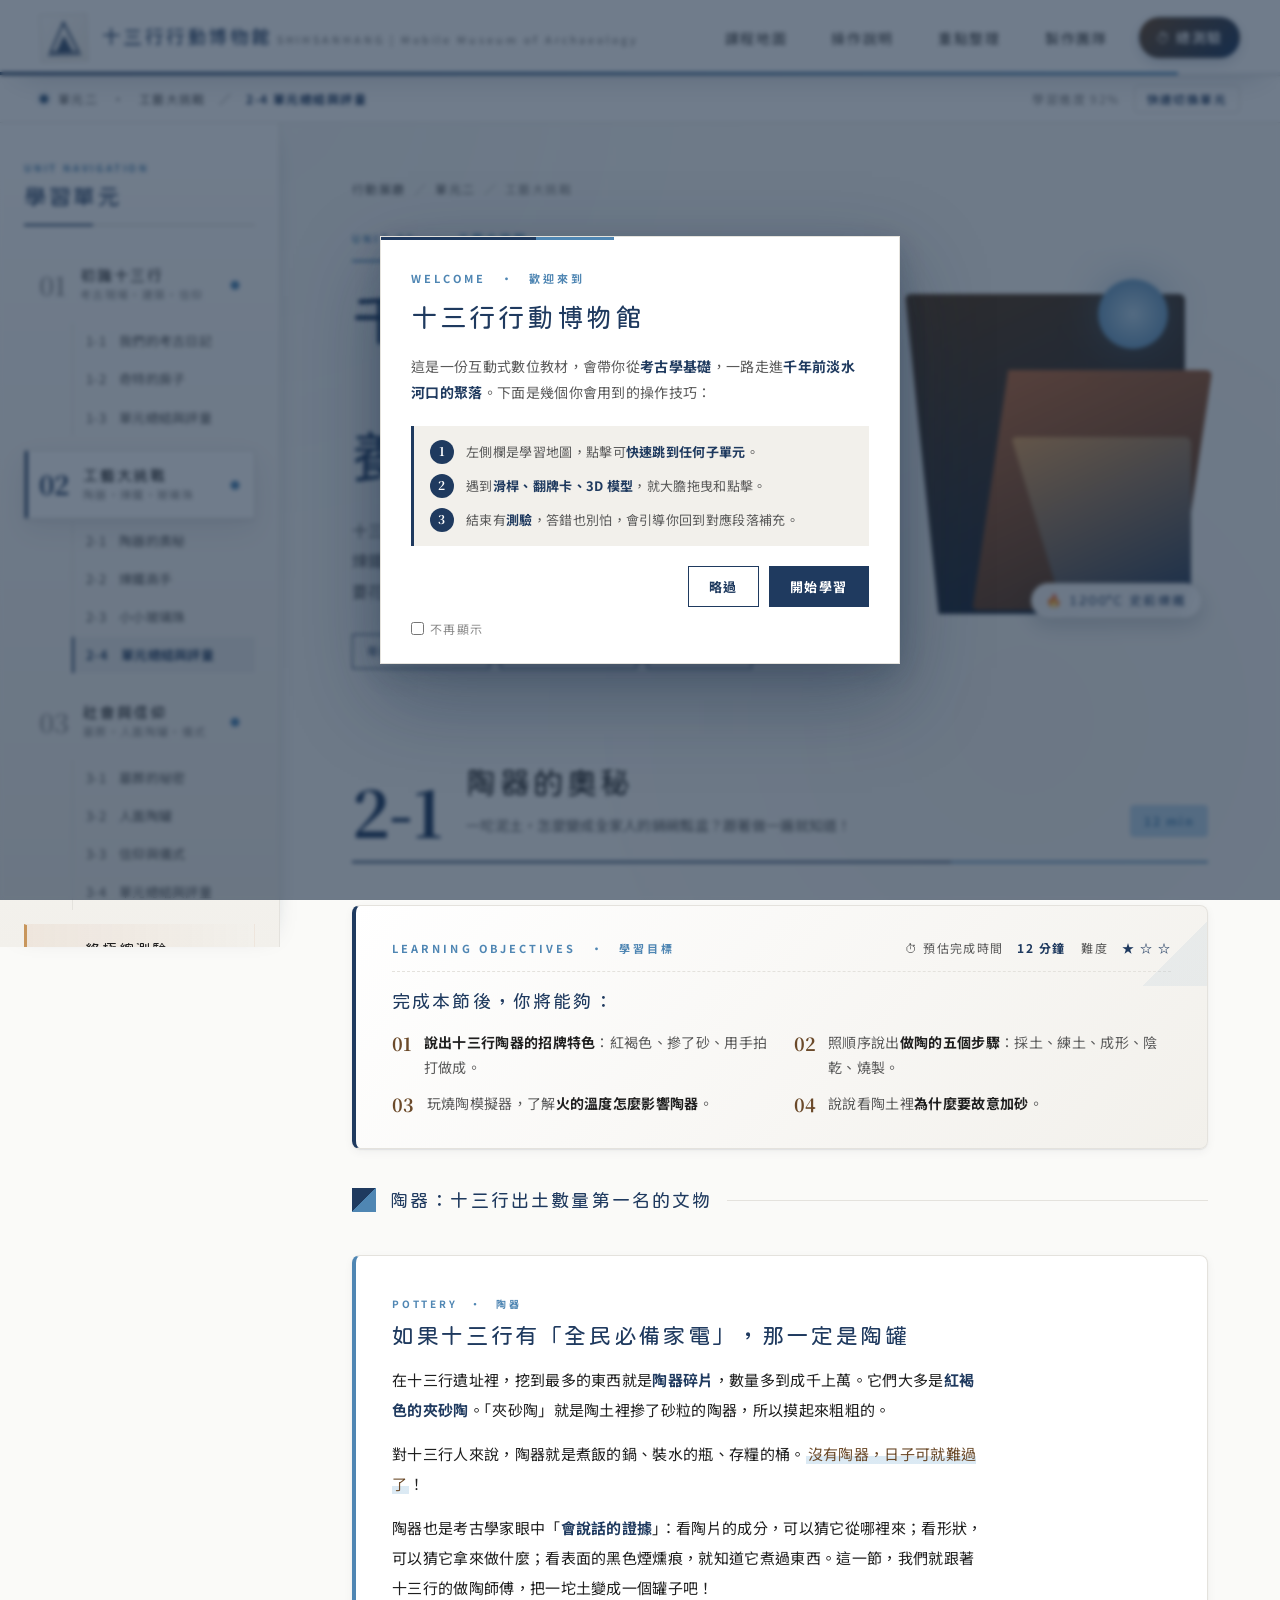
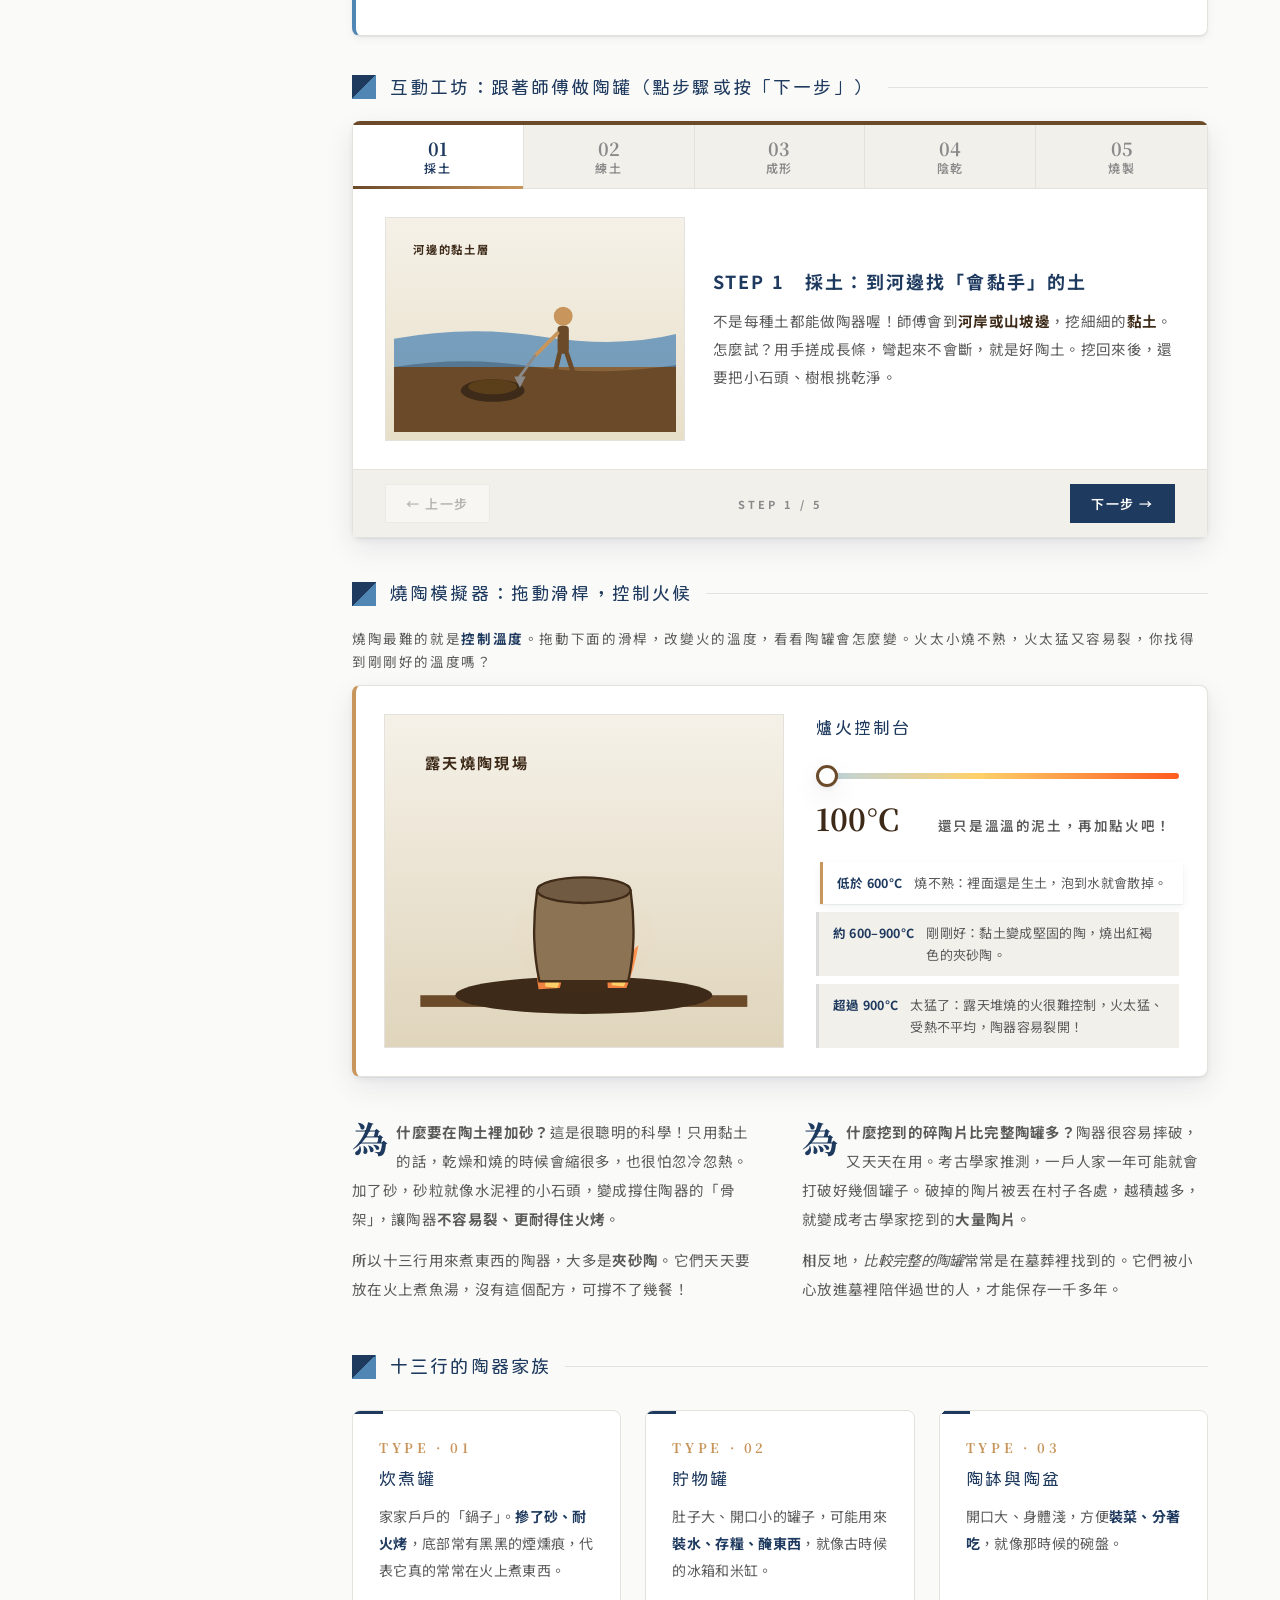
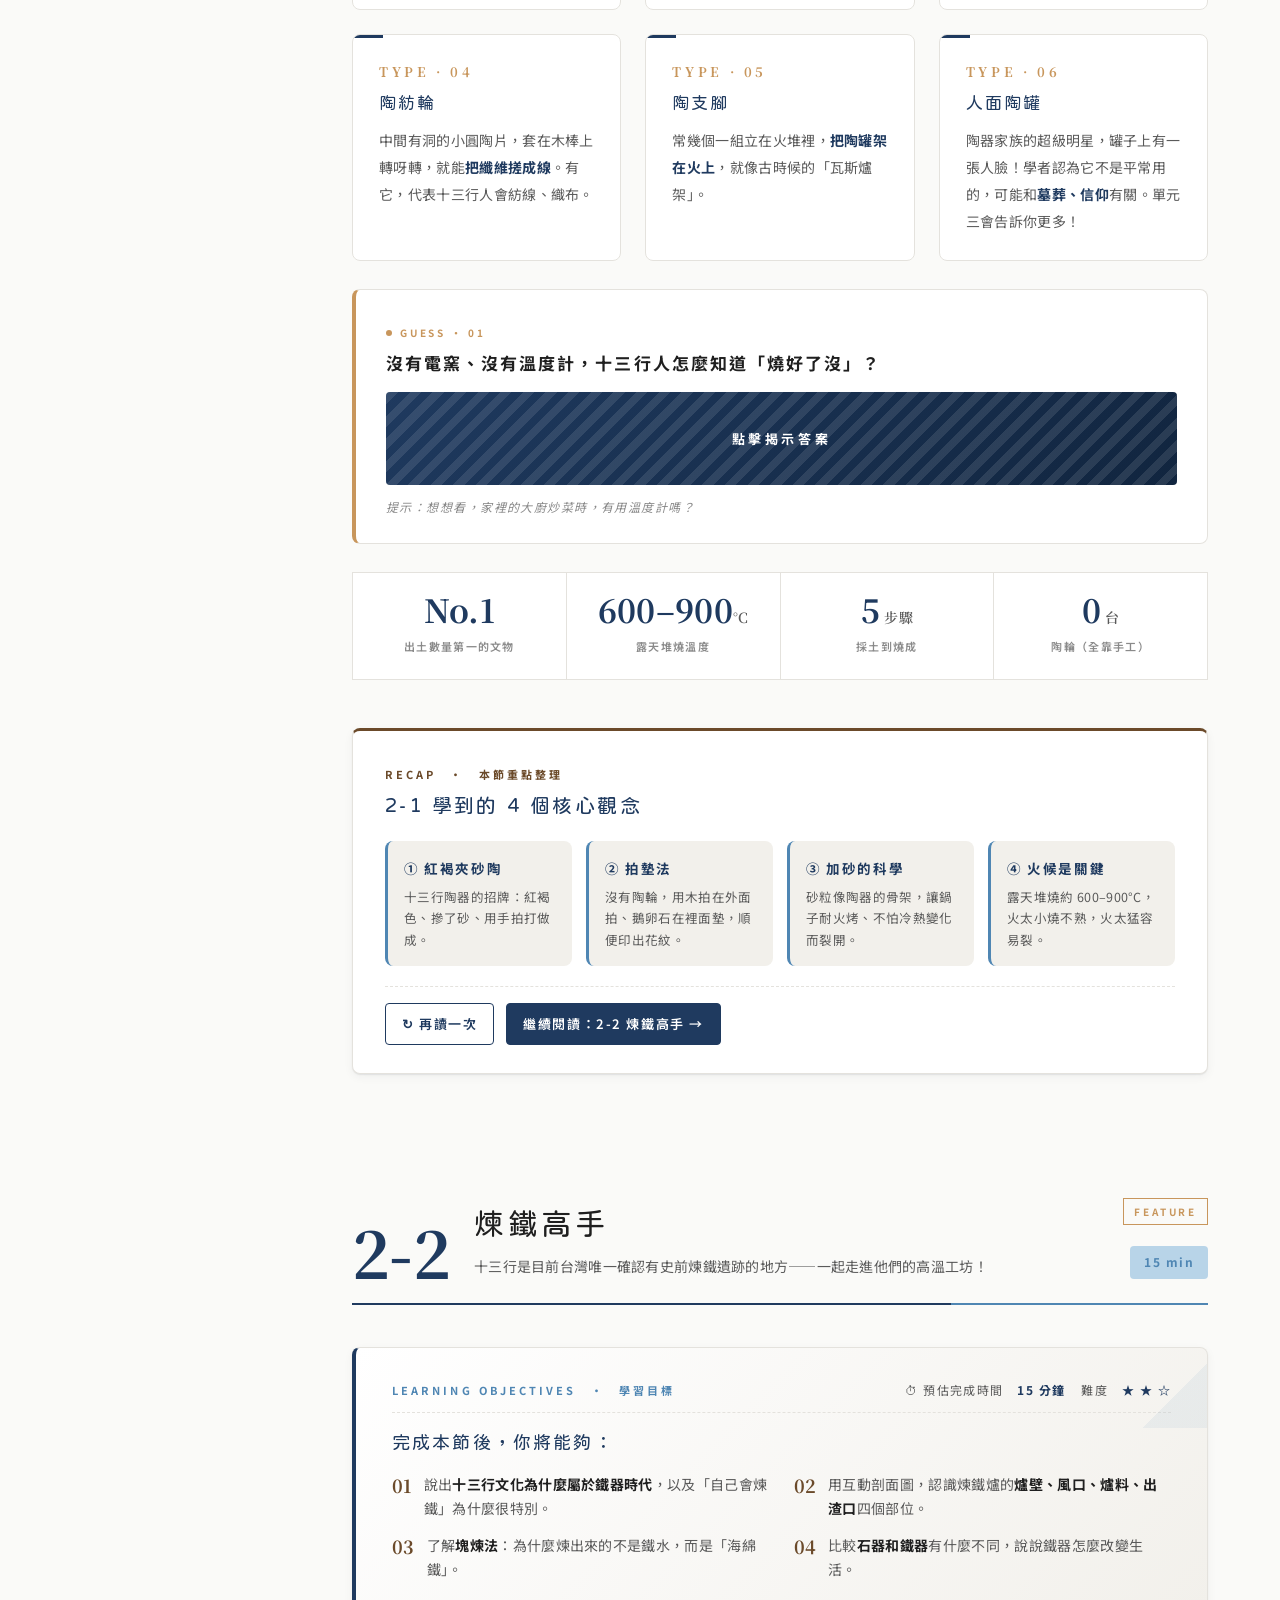
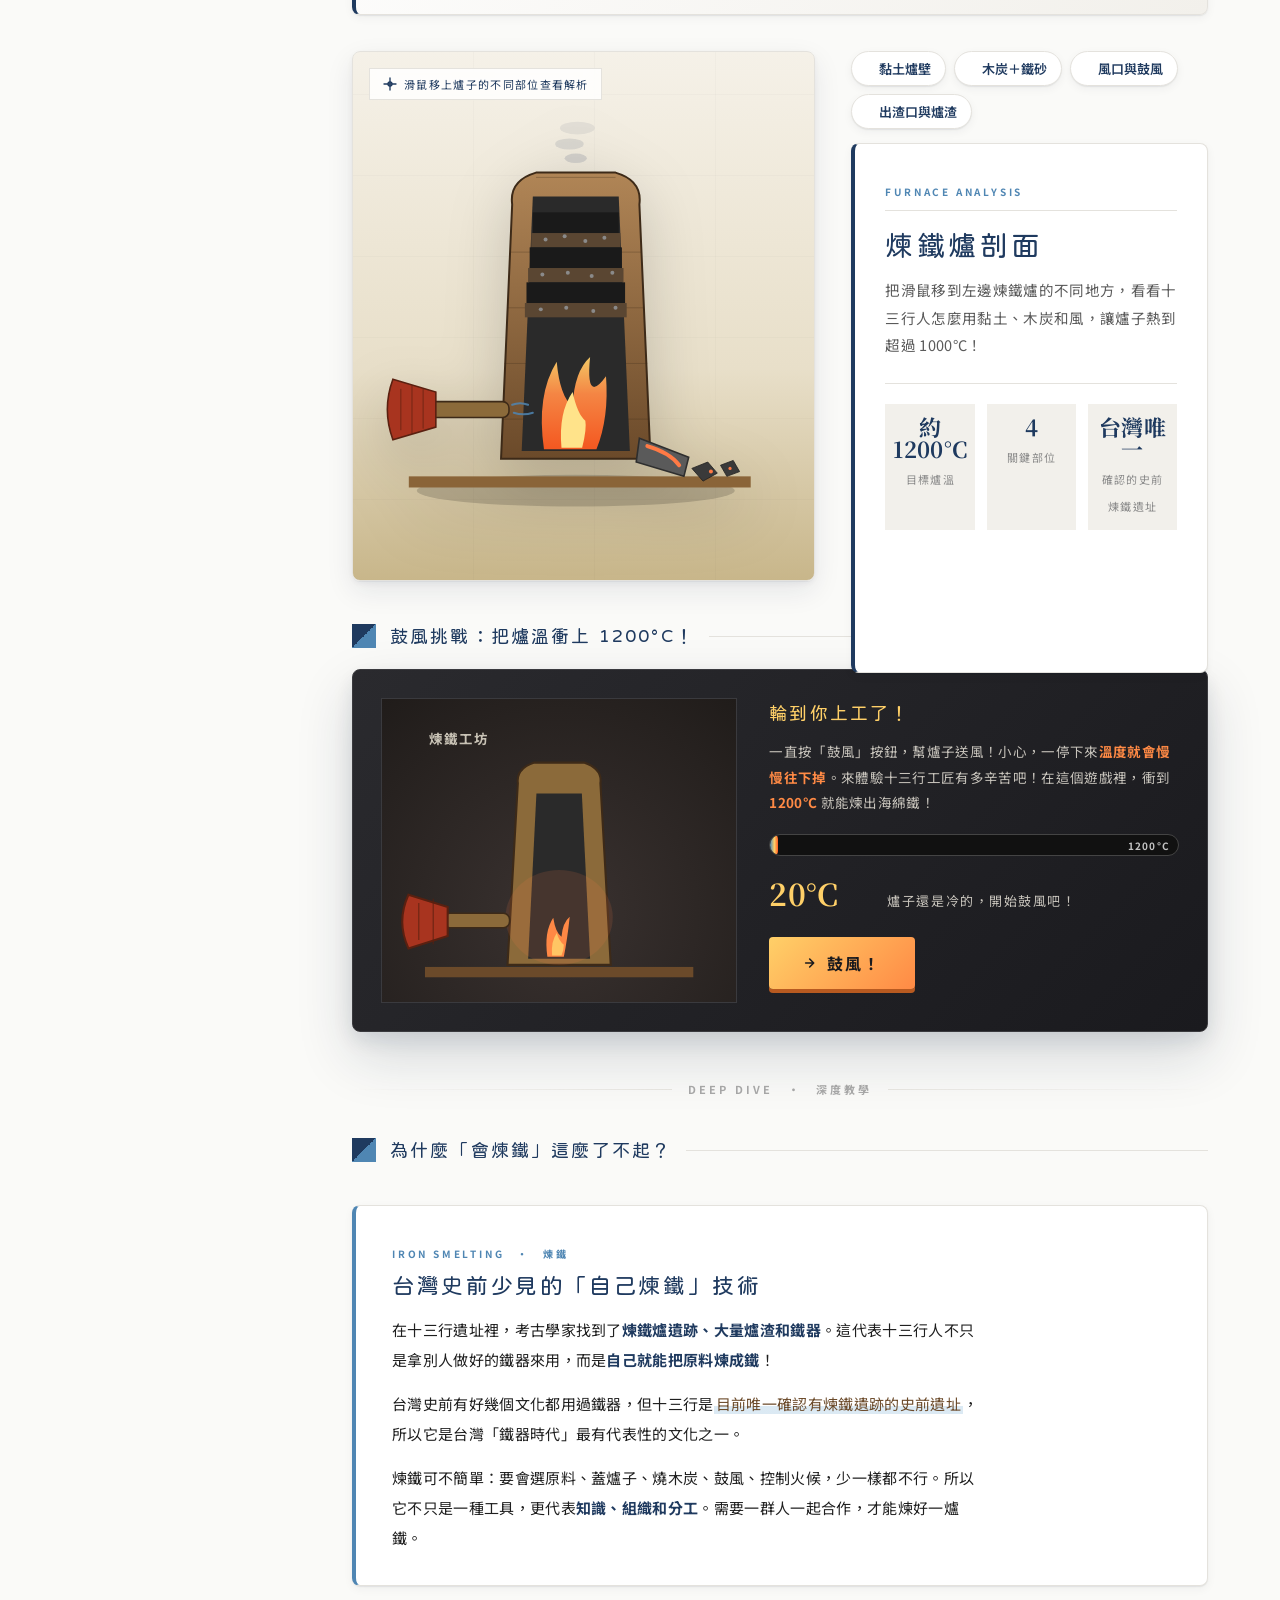
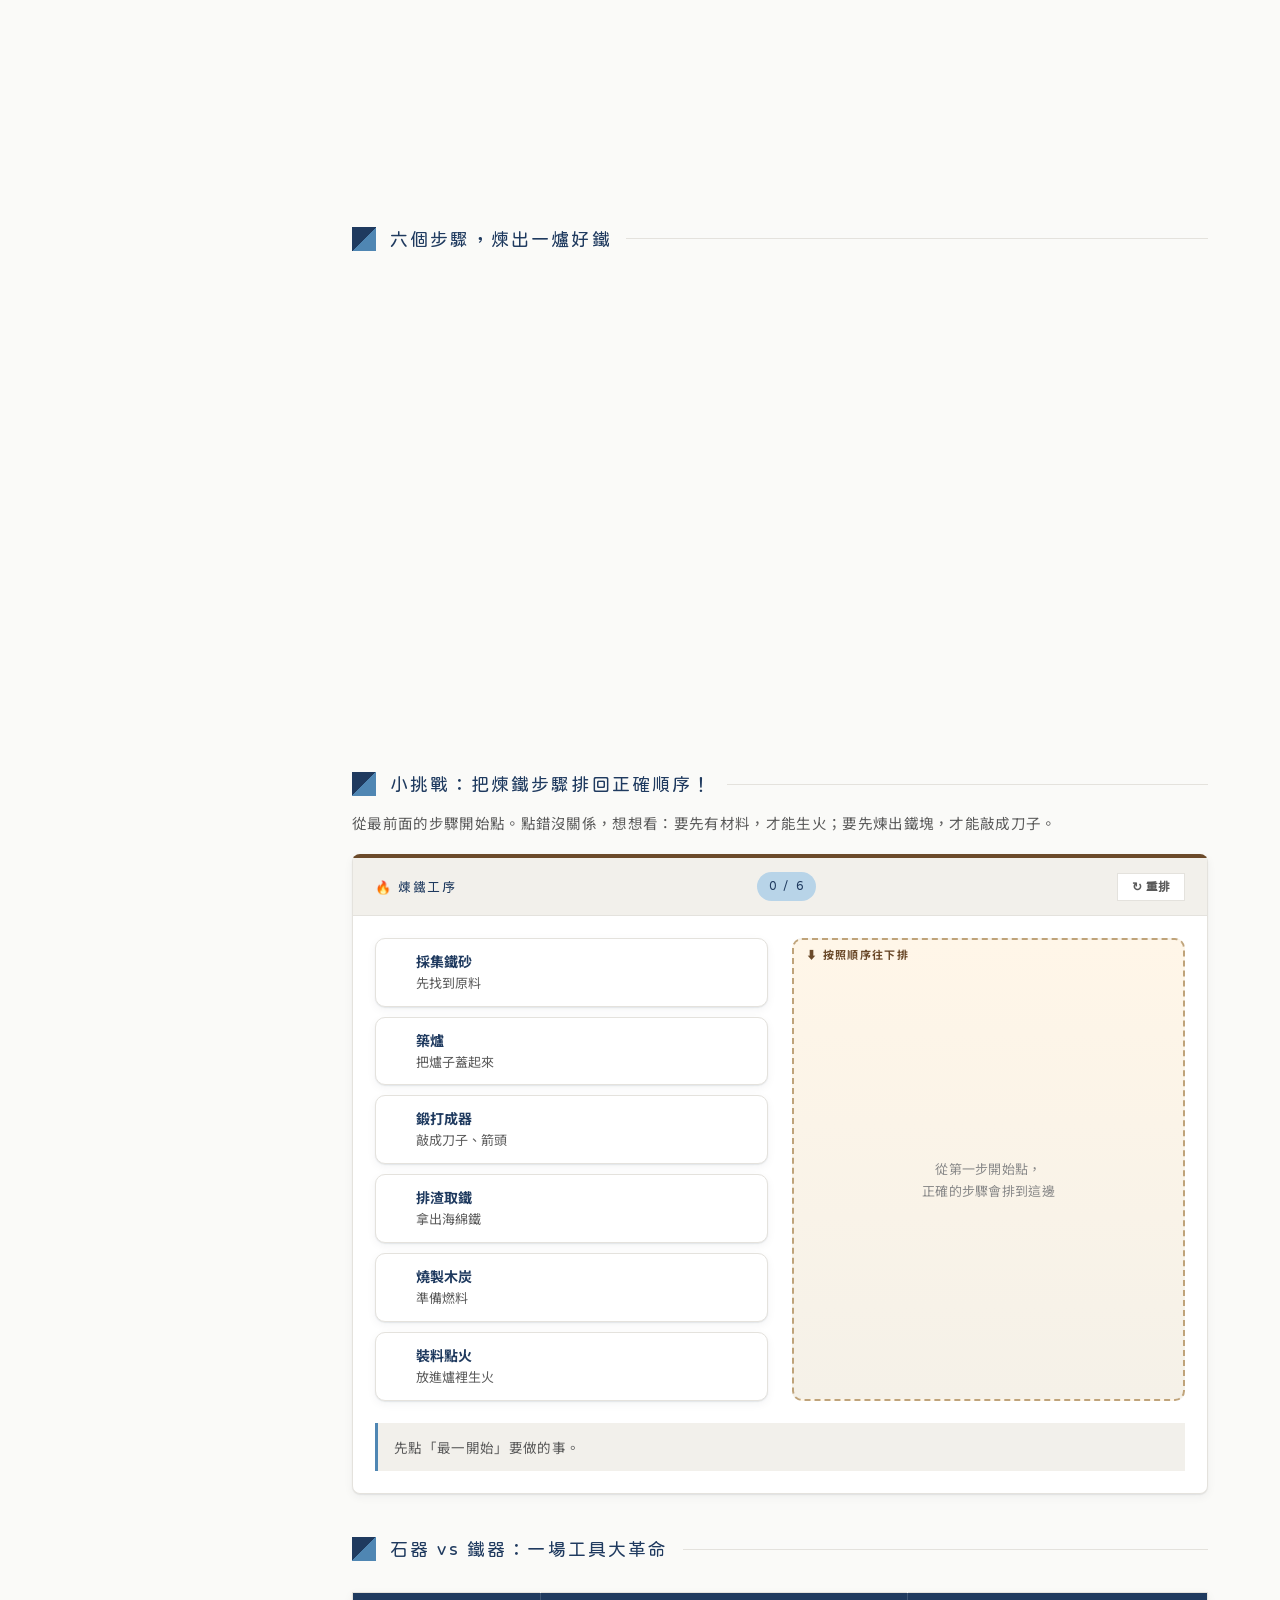
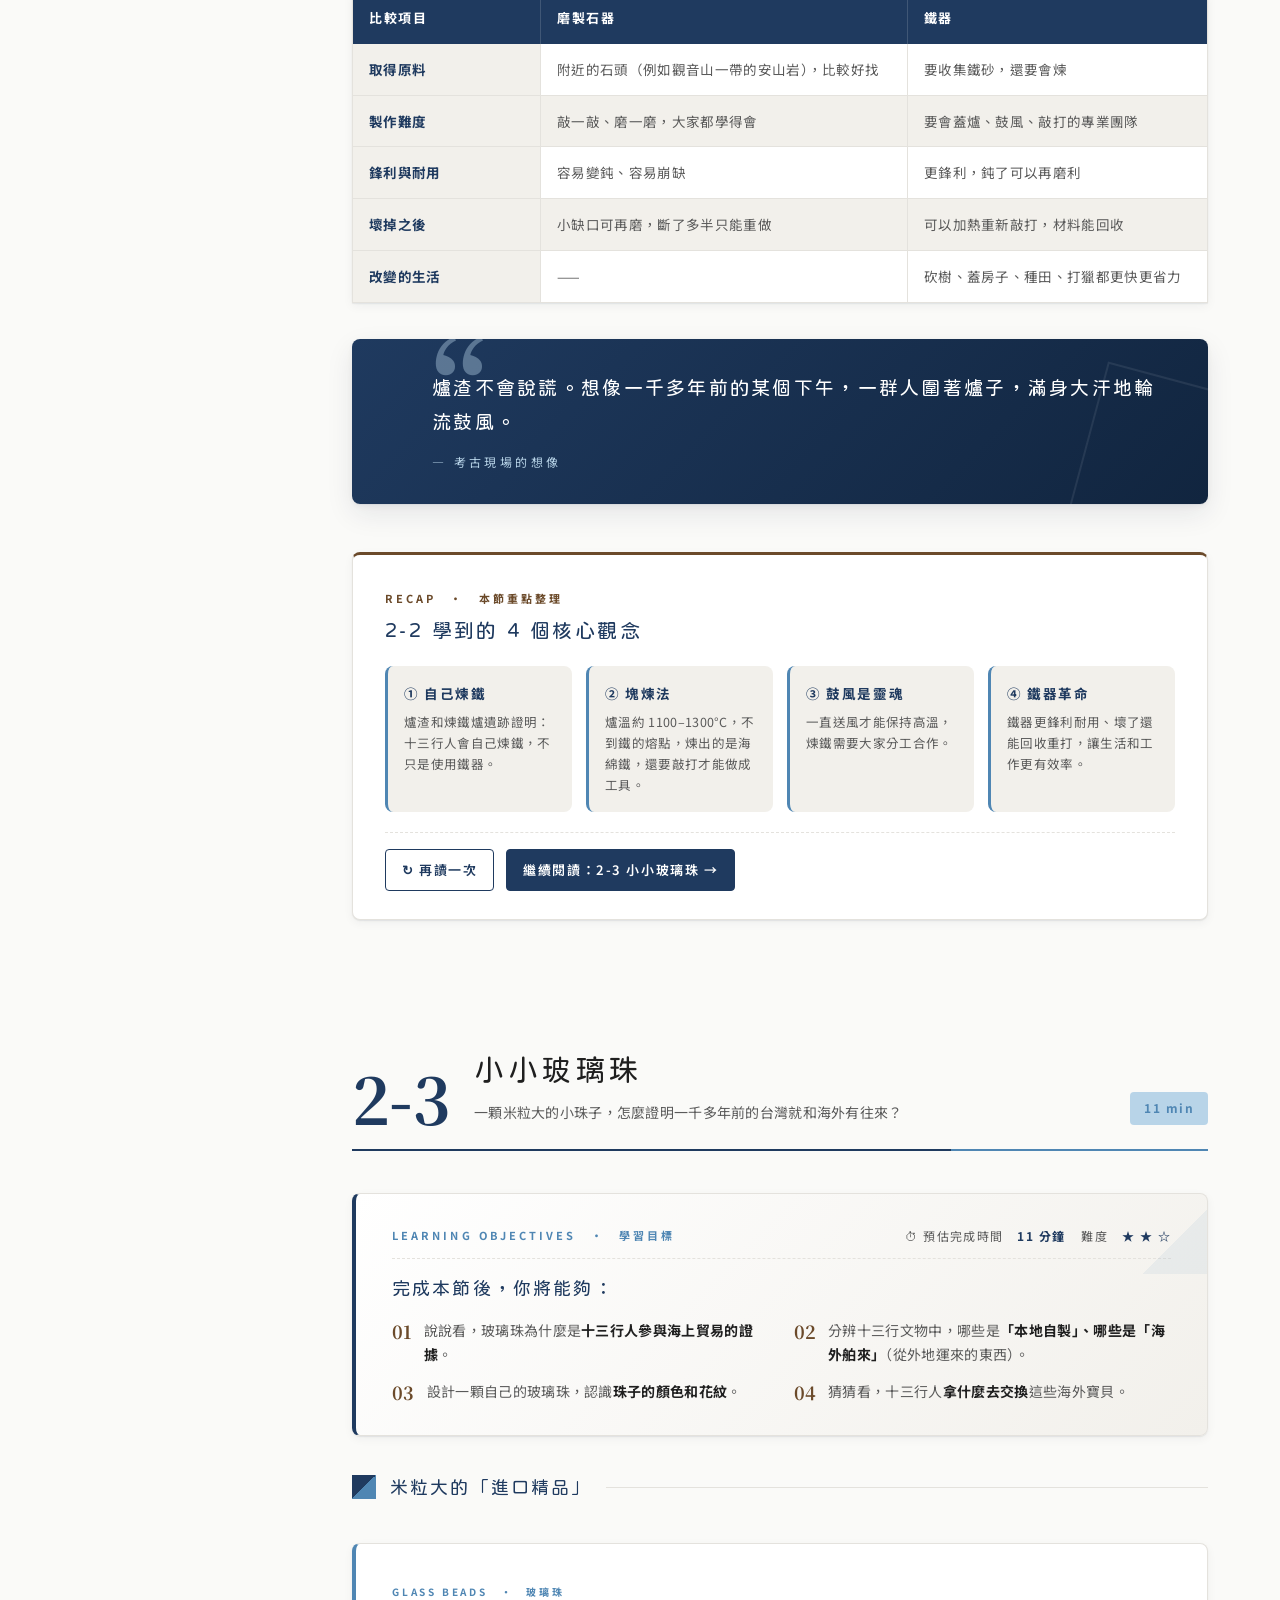
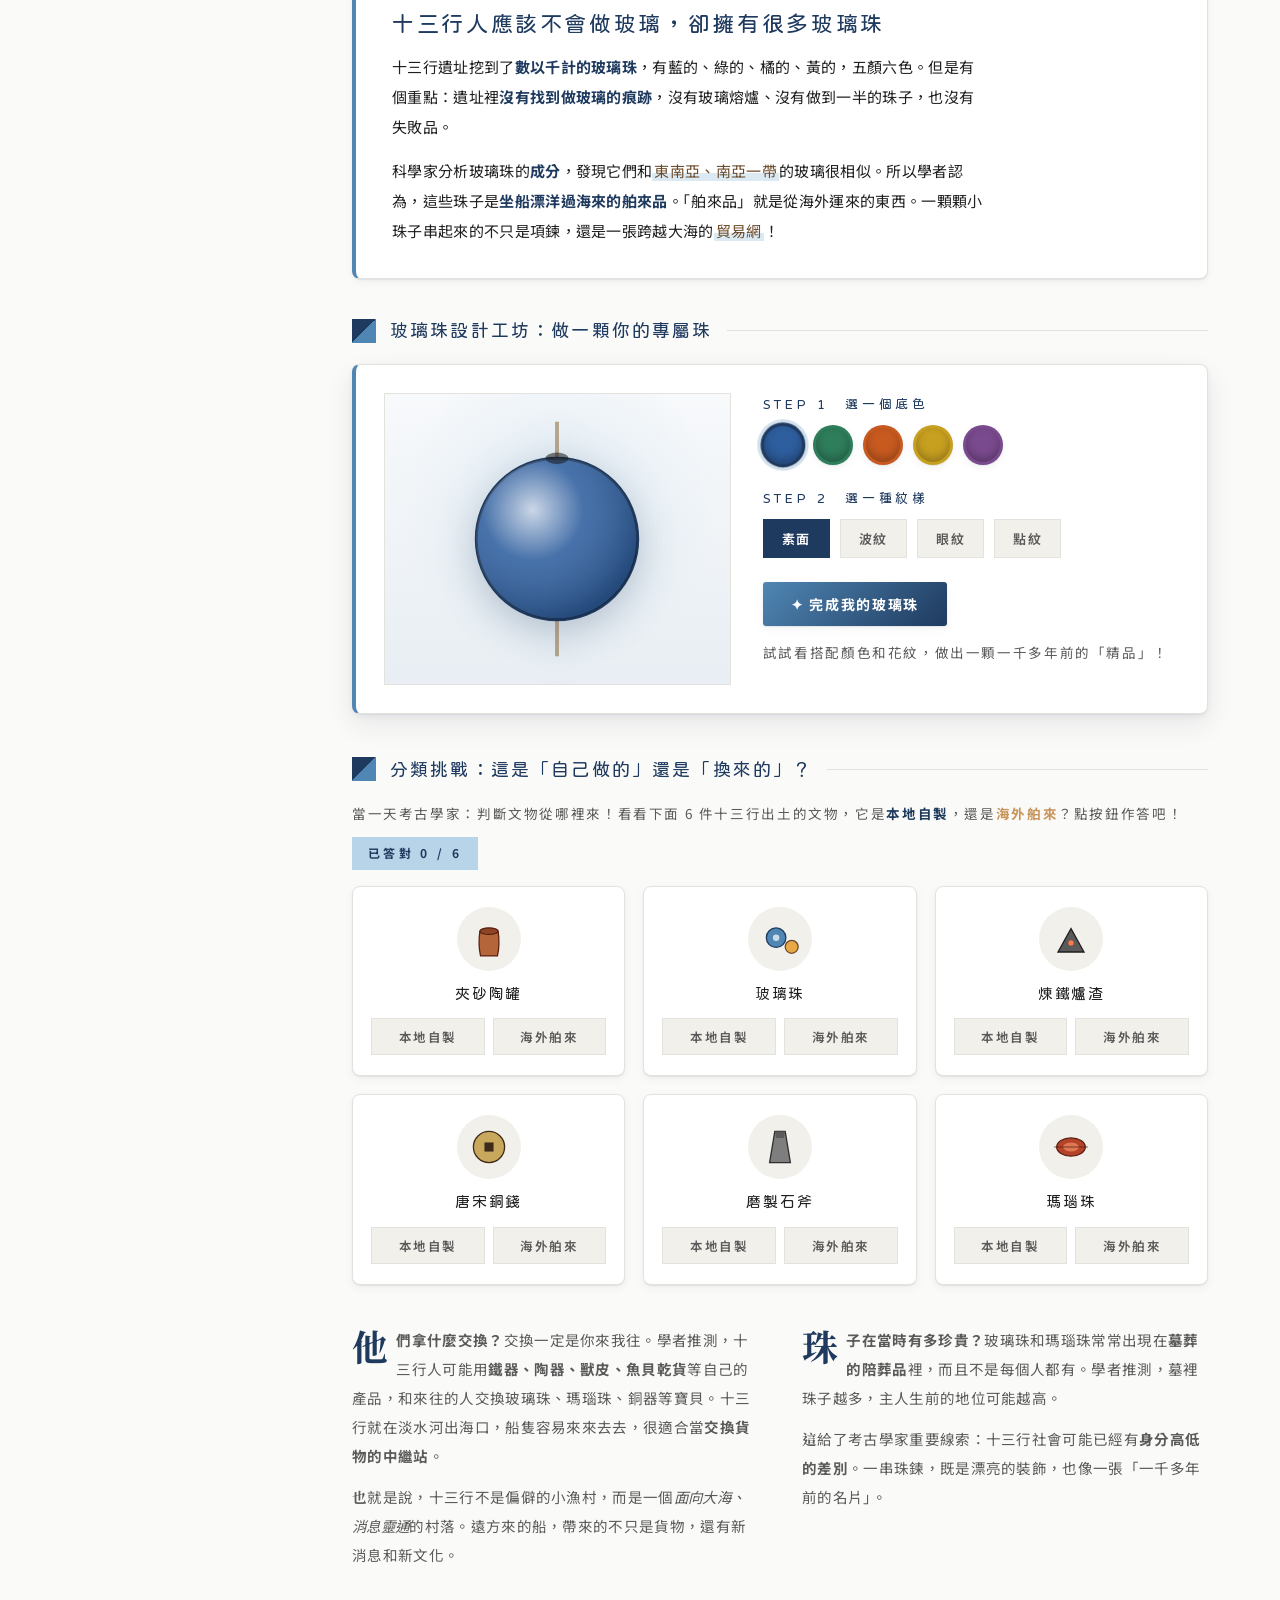
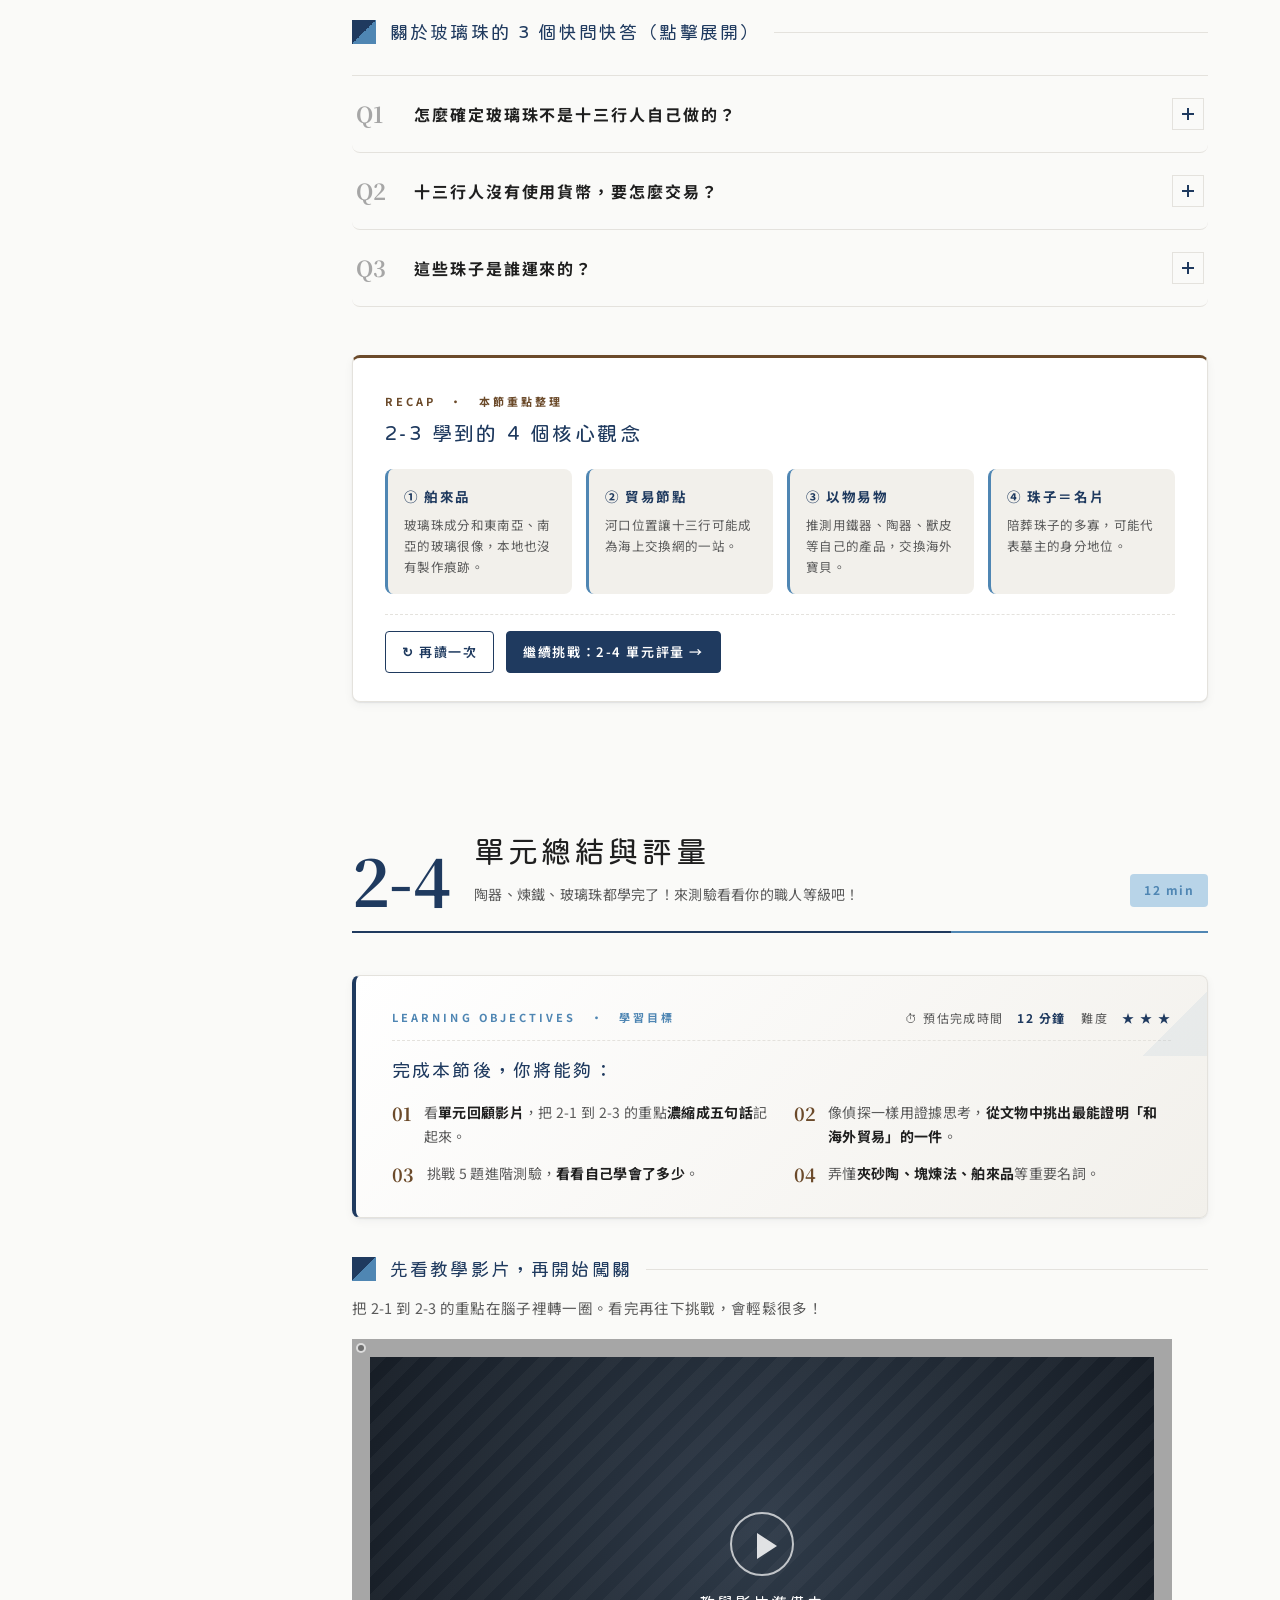
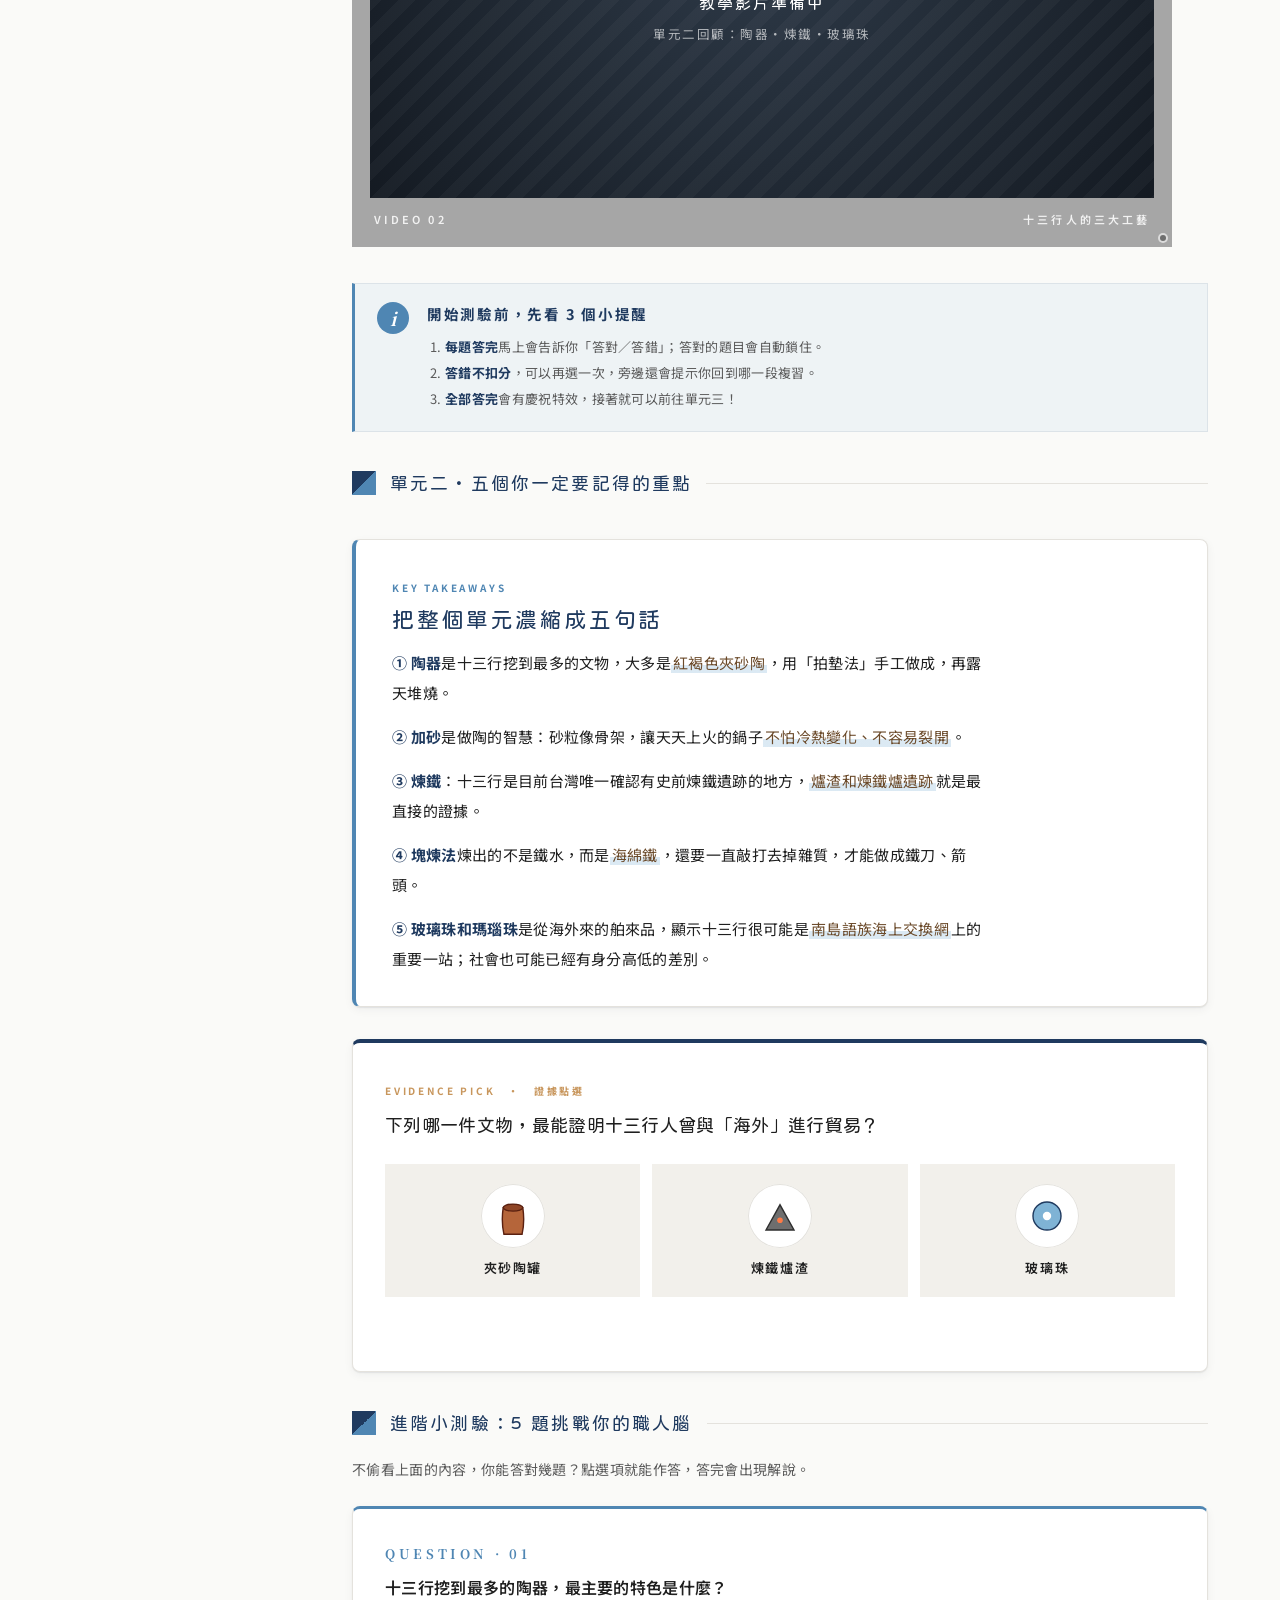
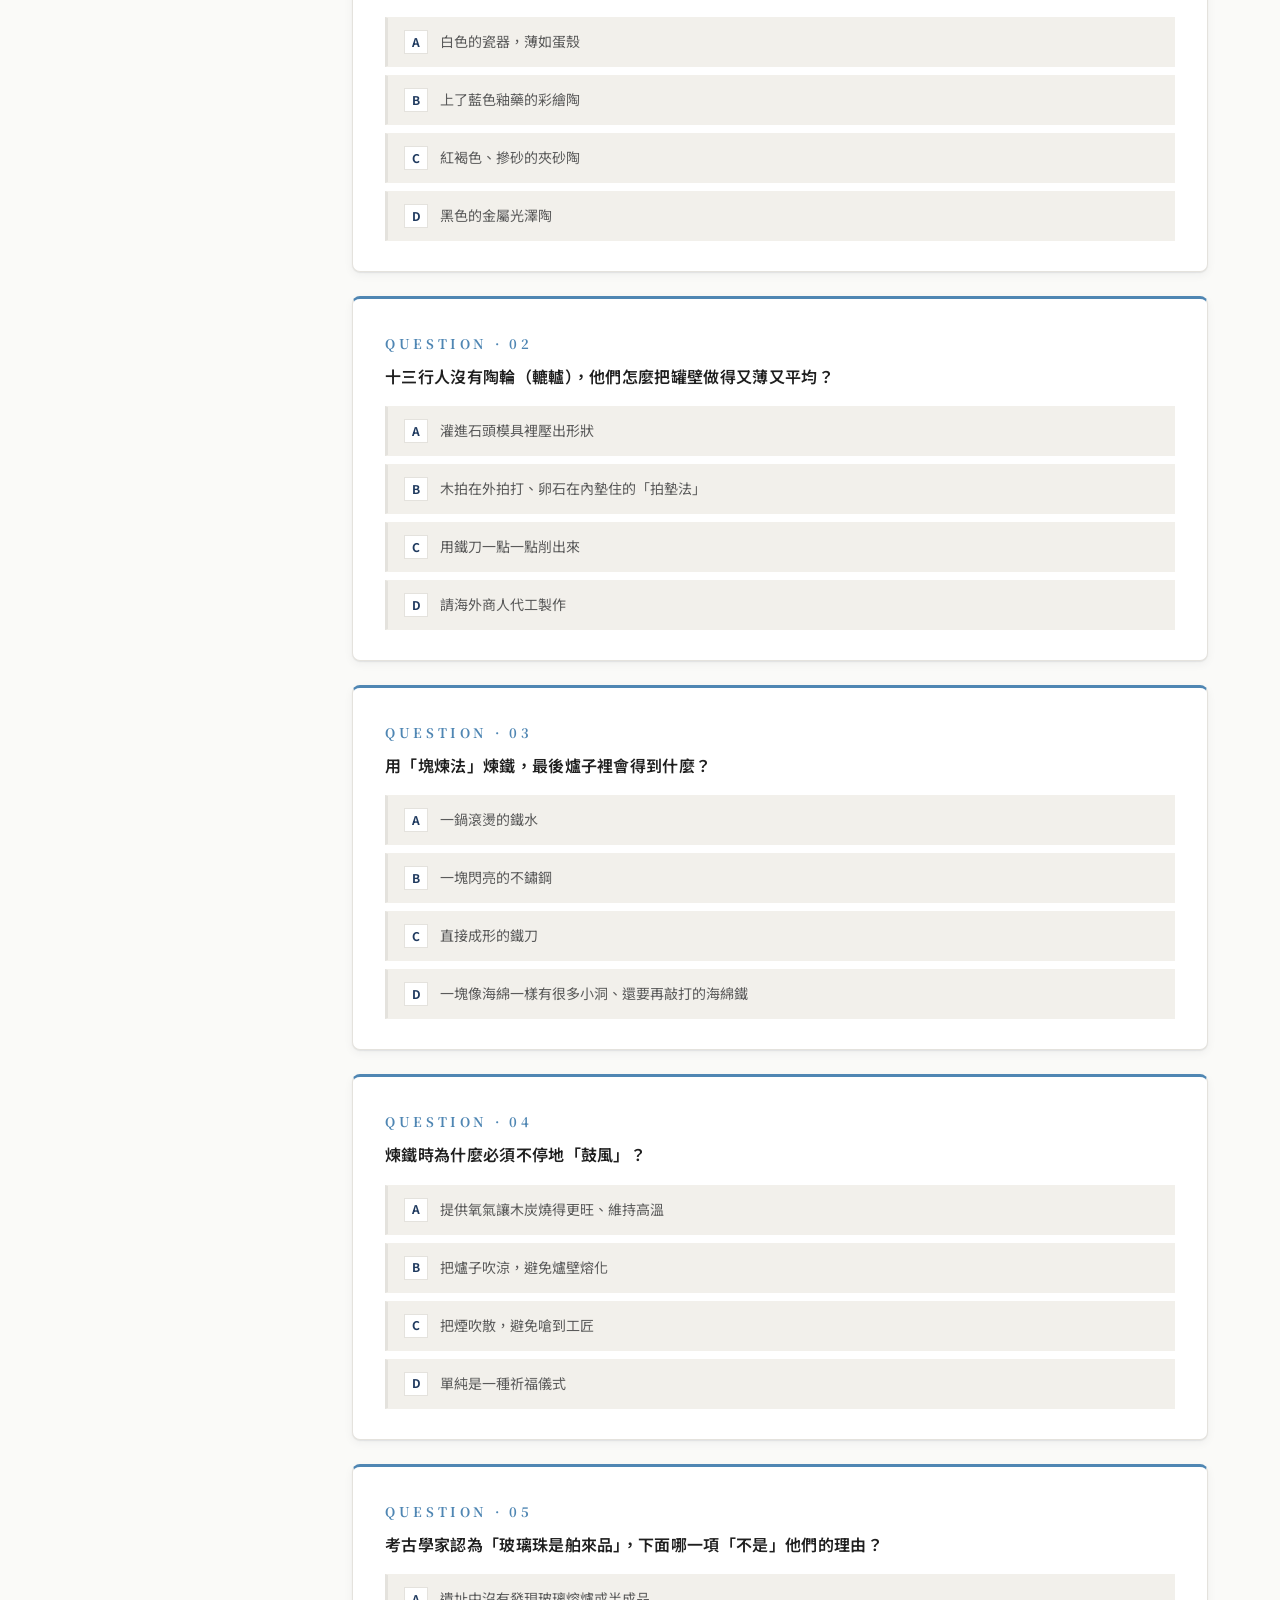
<file: unit2.html>
<!DOCTYPE html>
<html lang="zh-Hant">
<head>
    <meta charset="UTF-8">
    <meta name="viewport" content="width=device-width, initial-scale=1.0">
    <meta name="description" content="十三行行動博物館｜走進臺灣考古現場，認識千年前的史前文化。">
    <title>單元二 工藝大挑戰 ｜ 十三行行動博物館</title>

    <link rel="preconnect" href="https://fonts.googleapis.com">
    <link rel="preconnect" href="https://fonts.gstatic.com" crossorigin>
    <link href="https://fonts.googleapis.com/css2?family=Huninn&family=Noto+Sans+TC:wght@300;400;500;700;900&family=Noto+Serif+TC:wght@400;600;700&display=swap" rel="stylesheet">

    <link rel="stylesheet" href="css/style.css">
</head>
<body>

    <!-- ===== 頂部品牌列（沿用原本風格，LOGO + 教材名稱 + 右側常駐導覽） ===== -->
    <header class="site-header" role="banner">
        <!-- 左：LOGO + 教材名稱（LOGO 點擊回首頁） -->
        <a href="index.html" class="brand brand--link" id="homeLink" aria-label="回到首頁">
            <span class="brand__mark" aria-hidden="true">
                <svg viewBox="0 0 60 60" width="42" height="42">
                    <polygon points="10,50 30,8 50,50" fill="none" stroke="currentColor" stroke-width="2.5"/>
                    <polygon points="18,50 30,26 42,50" fill="currentColor" opacity="0.85"/>
                    <line x1="6" y1="54" x2="54" y2="54" stroke="currentColor" stroke-width="2"/>
                </svg>
            </span>
            <span class="brand__text">
                <span class="brand__title">十三行行動博物館</span>
                <span class="brand__subtitle">SHIHSANHANG&nbsp;|&nbsp;Mobile Museum of Archaeology</span>
            </span>
        </a>

        <!-- 右：常駐選單 + 總測驗入口 -->
        <nav class="top-nav" aria-label="主要導覽">
            <button class="top-nav__link" type="button" data-modal-open="map">課程地圖</button>
            <button class="top-nav__link" type="button" data-modal-open="guide">操作說明</button>
            <button class="top-nav__link" type="button" data-modal-open="recap">重點整理</button>
            <button class="top-nav__link" type="button" data-modal-open="team">製作團隊</button>
            <a class="top-nav__link top-nav__link--quiz" href="quiz.html">⏱ 總測驗</a>
        </nav>

        <!-- 頂部超薄進度條（沿用原本側欄進度條的漸層配色） -->
        <div class="header-progress" aria-hidden="true">
            <span class="header-progress__bar" id="headerProgressBar" style="width:0%"></span>
        </div>
    </header>

    <!-- ===== 目前位置 / 麵包屑工具列（薄薄一條，沿用既有 line/indigo） ===== -->
    <div class="locator" id="locator" aria-label="目前位置">
        <div class="locator__inner">
            <div class="locator__left">
                <span class="locator__dot" aria-hidden="true"></span>
                <span class="locator__path" id="locatorPath">單元二　·　工藝大挑戰　／　2-1 陶器的奧秘</span>
            </div>
            <div class="locator__right">
                <span class="locator__progress-text" id="locatorProgress">學習進度 0%</span>
                <button type="button" class="locator__quick" data-modal-open="map" aria-label="開啟課程地圖快速切換">快速切換單元</button>
            </div>
        </div>
    </div>

    <!-- ===== 主版型：側邊欄 + 內容 ===== -->
    <div class="layout">
        <aside class="sidebar" aria-label="單元導覽">
            <div class="sidebar__head">
                <span class="sidebar__eyebrow">UNIT NAVIGATION</span>
                <h2 class="sidebar__title">學習單元</h2>
                <div class="sidebar__rule" aria-hidden="true"></div>
            </div>

            <ul class="unit-list" role="list">
                <li class="unit-item" data-unit="1">
                    <button class="unit-item__btn" type="button" data-unit-target="unit1.html">
                        <span class="unit-item__no">01</span>
                        <span class="unit-item__body">
                            <span class="unit-item__name">初識十三行</span>
                            <span class="unit-item__desc">考古現場・建築・信仰</span>
                        </span>
                        <span class="unit-item__status" aria-hidden="true">●</span>
                    </button>
                    <ul class="sub-list" role="list">
                        <li><a href="unit1.html#sub-1-1" class="sub-link">1-1　我們的考古日記</a></li>
                        <li><a href="unit1.html#sub-1-2" class="sub-link">1-2　奇特的房子</a></li>
                        <li><a href="unit1.html#sub-1-3" class="sub-link">1-3　單元總結與評量</a></li>
                    </ul>
                </li>

                <li class="unit-item is-active" data-unit="2">
                    <button class="unit-item__btn" type="button" aria-current="page" data-unit-target="#unit-2">
                        <span class="unit-item__no">02</span>
                        <span class="unit-item__body">
                            <span class="unit-item__name">工藝大挑戰</span>
                            <span class="unit-item__desc">陶器・煉鐵・玻璃珠</span>
                        </span>
                        <span class="unit-item__status" aria-hidden="true">●</span>
                    </button>
                    <ul class="sub-list" role="list">
                        <li><a href="#sub-2-1" class="sub-link is-current">2-1　陶器的奧秘</a></li>
                        <li><a href="#sub-2-2" class="sub-link">2-2　煉鐵高手</a></li>
                        <li><a href="#sub-2-3" class="sub-link">2-3　小小玻璃珠</a></li>
                        <li><a href="#sub-2-4" class="sub-link">2-4　單元總結與評量</a></li>
                    </ul>
                </li>

                <li class="unit-item" data-unit="3">
                    <button class="unit-item__btn" type="button" data-unit-target="unit3.html">
                        <span class="unit-item__no">03</span>
                        <span class="unit-item__body">
                            <span class="unit-item__name">社會與信仰</span>
                            <span class="unit-item__desc">墓葬・人面陶罐・儀式</span>
                        </span>
                        <span class="unit-item__status" aria-hidden="true">●</span>
                    </button>
                    <ul class="sub-list" role="list">
                        <li><a href="unit3.html#sub-3-1" class="sub-link">3-1　墓葬的祕密</a></li>
                        <li><a href="unit3.html#sub-3-2" class="sub-link">3-2　人面陶罐</a></li>
                        <li><a href="unit3.html#sub-3-3" class="sub-link">3-3　信仰與儀式</a></li>
                        <li><a href="unit3.html#sub-3-4" class="sub-link">3-4　單元總結與評量</a></li>
                    </ul>
                </li>

                <li class="unit-item unit-item--quiz" data-unit="4">
                    <button class="unit-item__btn" type="button" data-unit-target="quiz.html">
                        <span class="unit-item__no">04</span>
                        <span class="unit-item__body">
                            <span class="unit-item__name">終極總測驗</span>
                            <span class="unit-item__desc">10 題選擇＋5 題互動遊戲</span>
                        </span>
                        <span class="unit-item__status" aria-hidden="true">⏱</span>
                    </button>
                </li>
            </ul>

            <div class="sidebar__progress">
                <div class="progress-label">
                    <span>學習進度</span>
                    <span class="progress-percent">0%</span>
                </div>
                <div class="progress-bar"><span style="width:0%"></span></div>
            </div>
        </aside>

        <!-- ===== 主要內容區 ===== -->
        <main class="content" id="main">
            <span id="top" tabindex="-1" aria-hidden="true"></span>
            <!-- ============================================================
                 ===== 單元二：工藝大挑戰 =====
                 ============================================================ -->
            <section class="unit-hero" id="unit-2" aria-labelledby="unit-2-title">
                <div class="unit-hero__crumbs">
                    <a href="index.html">行動展廳</a><span>／</span><a href="#unit-2">單元二</a><span>／</span><span>工藝大挑戰</span>
                </div>
                <div class="unit-hero__grid">
                    <div class="unit-hero__copy">
                        <span class="unit-hero__eyebrow">UNIT 02　・　工藝大挑戰</span>
                        <h1 id="unit-2-title" class="unit-hero__title">千年前的<em>手作職人</em><br>養成計畫</h1>
                        <p class="unit-hero__lead">
                            十三行人不只會捕魚，還是厲害的工藝高手！他們會做陶器、會煉鐵，還收藏從海外來的玻璃珠。這個單元有四個小主題，大約要花 <b>50 分鐘</b>。
                        </p>
                        <div class="unit-hero__meta">
                            <span class="chip">年級｜國小高年級</span>
                            <span class="chip">領域｜社會・自然</span>
                            <span class="chip">時長｜50 分</span>
                        </div>
                    </div>
                    <div class="unit-hero__visual" aria-hidden="true">
                        <div class="hero-stack">
                            <div class="hero-stack__slab hero-stack__slab--1"></div>
                            <div class="hero-stack__slab hero-stack__slab--2"></div>
                            <div class="hero-stack__slab hero-stack__slab--3"></div>
                            <div class="hero-stack__sun"></div>
                        </div>
                    </div>
                </div>
            </section>

            <!-- ===== 子單元 2-1：陶器的奧秘 ===== -->
            <section id="sub-2-1" class="sub-section" aria-labelledby="sub-2-1-title">
                <header class="sub-section__head">
                    <span class="sub-section__index">2-1</span>
                    <div>
                        <h2 id="sub-2-1-title" class="sub-section__title">陶器的奧秘</h2>
                        <p class="sub-section__sub">一坨泥土，怎麼變成全家人的鍋碗瓢盆？跟著做一遍就知道！</p>
                    </div>
                    <span class="sub-section__time">12 min</span>
                </header>

                <div class="objectives" aria-label="本單元學習目標">
                    <div class="objectives__head">
                        <span class="objectives__eyebrow">LEARNING OBJECTIVES　·　學習目標</span>
                        <div class="objectives__meta">
                            <span class="objectives__time">⏱ 預估完成時間　<b>12 分鐘</b></span>
                            <span class="objectives__level">難度　<b>★ ☆ ☆</b></span>
                        </div>
                    </div>
                    <h3 class="objectives__title">完成本節後，你將能夠：</h3>
                    <ul class="objectives__list">
                        <li><span class="objectives__num">01</span><div><b>說出十三行陶器的招牌特色</b>：紅褐色、摻了砂、用手拍打做成。</div></li>
                        <li><span class="objectives__num">02</span><div>照順序說出<b>做陶的五個步驟</b>：採土、練土、成形、陰乾、燒製。</div></li>
                        <li><span class="objectives__num">03</span><div>玩燒陶模擬器，了解<b>火的溫度怎麼影響陶器</b>。</div></li>
                        <li><span class="objectives__num">04</span><div>說說看陶土裡<b>為什麼要故意加砂</b>。</div></li>
                    </ul>
                </div>

                <!-- 教學文本 -->
                <h3 class="mini-h">陶器：十三行出土數量第一名的文物</h3>
                <div class="lead-block">
                    <span class="lead-block__eyebrow">POTTERY　·　陶器</span>
                    <h4 class="lead-block__title">如果十三行有「全民必備家電」，那一定是陶罐</h4>
                    <div class="lead-block__body">
                        <p>在十三行遺址裡，挖到最多的東西就是<strong>陶器碎片</strong>，數量多到成千上萬。它們大多是<strong>紅褐色的夾砂陶</strong>。「夾砂陶」就是陶土裡摻了砂粒的陶器，所以摸起來粗粗的。</p>
                        <p>對十三行人來說，陶器就是煮飯的鍋、裝水的瓶、存糧的桶。<em>沒有陶器，日子可就難過了</em>！</p>
                        <p>陶器也是考古學家眼中「<strong>會說話的證據</strong>」：看陶片的成分，可以猜它從哪裡來；看形狀，可以猜它拿來做什麼；看表面的黑色煙燻痕，就知道它煮過東西。這一節，我們就跟著十三行的做陶師傅，把一坨土變成一個罐子吧！</p>
                    </div>
                </div>

                <!-- 互動：製陶五步驟 -->
                <h3 class="mini-h">互動工坊：跟著師傅做陶罐（點步驟或按「下一步」）</h3>
                <div class="steps-flow" id="potterySteps" aria-label="製陶五步驟互動">
                    <div class="steps-flow__tabs" role="tablist" aria-label="製陶步驟">
                        <button class="steps-flow__tab is-active" type="button" data-step="0" role="tab" aria-selected="true"><b>01</b><span>採土</span></button>
                        <button class="steps-flow__tab" type="button" data-step="1" role="tab" aria-selected="false"><b>02</b><span>練土</span></button>
                        <button class="steps-flow__tab" type="button" data-step="2" role="tab" aria-selected="false"><b>03</b><span>成形</span></button>
                        <button class="steps-flow__tab" type="button" data-step="3" role="tab" aria-selected="false"><b>04</b><span>陰乾</span></button>
                        <button class="steps-flow__tab" type="button" data-step="4" role="tab" aria-selected="false"><b>05</b><span>燒製</span></button>
                    </div>

                    <div class="steps-flow__stage">
                        <!-- STEP 1 採土 -->
                        <div class="steps-flow__panel is-active" data-step-panel="0">
                            <div class="steps-flow__svg" aria-hidden="true">
                                <svg viewBox="0 0 300 220">
                                    <rect x="0" y="150" width="300" height="70" fill="#8A6438"/>
                                    <path d="M0,150 Q75,138 150,150 Q225,160 300,148 L300,220 L0,220 Z" fill="#6B4A2A"/>
                                    <path d="M0,120 Q80,105 160,118 Q240,130 300,115 L300,150 L0,150 Z" fill="#4F86B3" opacity="0.75"/>
                                    <ellipse cx="105" cy="175" rx="34" ry="12" fill="#3D2A18"/>
                                    <ellipse cx="105" cy="171" rx="26" ry="8" fill="#5A3F1A"/>
                                    <g transform="translate(180,120)">
                                        <circle cx="0" cy="-24" r="10" fill="#C8965C"/>
                                        <rect x="-6" y="-14" width="12" height="30" rx="4" fill="#6B4A2A"/>
                                        <line x1="-4" y1="16" x2="-10" y2="42" stroke="#6B4A2A" stroke-width="5" stroke-linecap="round"/>
                                        <line x1="4" y1="16" x2="12" y2="40" stroke="#6B4A2A" stroke-width="5" stroke-linecap="round"/>
                                        <line x1="-6" y1="-6" x2="-30" y2="18" stroke="#C8965C" stroke-width="4" stroke-linecap="round"/>
                                        <line x1="-30" y1="18" x2="-46" y2="40" stroke="#8A8A8A" stroke-width="3" stroke-linecap="round"/>
                                        <path d="M-52,40 L-40,40 L-46,52 Z" fill="#8A8A8A"/>
                                    </g>
                                    <text x="20" y="30" font-size="12" fill="#3D2A18" font-weight="700" letter-spacing="2">河邊的黏土層</text>
                                </svg>
                            </div>
                            <div class="steps-flow__text">
                                <h4>STEP 1　採土：到河邊找「會黏手」的土</h4>
                                <p>不是每種土都能做陶器喔！師傅會到<b>河岸或山坡邊</b>，挖細細的<b>黏土</b>。怎麼試？用手搓成長條，彎起來不會斷，就是好陶土。挖回來後，還要把小石頭、樹根挑乾淨。</p>
                            </div>
                        </div>

                        <!-- STEP 2 練土 -->
                        <div class="steps-flow__panel" data-step-panel="1">
                            <div class="steps-flow__svg" aria-hidden="true">
                                <svg viewBox="0 0 300 220">
                                    <rect x="40" y="160" width="220" height="14" fill="#A88A5C"/>
                                    <rect x="50" y="174" width="200" height="8" fill="#6B4A2A"/>
                                    <ellipse cx="150" cy="140" rx="46" ry="26" fill="#8B6A3A"/>
                                    <ellipse cx="150" cy="132" rx="40" ry="20" fill="#A0794A"/>
                                    <g fill="#D9C8A8">
                                        <circle cx="132" cy="132" r="3"/>
                                        <circle cx="150" cy="126" r="3"/>
                                        <circle cx="166" cy="134" r="3"/>
                                        <circle cx="142" cy="142" r="2.5"/>
                                        <circle cx="160" cy="144" r="2.5"/>
                                    </g>
                                    <g transform="translate(150,70)">
                                        <circle cx="-42" cy="0" r="9" fill="#C8965C"/>
                                        <rect x="-48" y="9" width="12" height="26" rx="4" fill="#A8341F" opacity="0.85"/>
                                        <line x1="-40" y1="18" x2="-16" y2="46" stroke="#C8965C" stroke-width="4" stroke-linecap="round"/>
                                        <line x1="-44" y1="18" x2="-24" y2="50" stroke="#C8965C" stroke-width="4" stroke-linecap="round"/>
                                    </g>
                                    <text x="20" y="30" font-size="12" fill="#3D2A18" font-weight="700" letter-spacing="2">摻砂・搓揉・排出氣泡</text>
                                </svg>
                            </div>
                            <div class="steps-flow__text">
                                <h4>STEP 2　練土：摻砂、搓揉、趕走氣泡</h4>
                                <p>這一步藏著十三行陶器的秘密！師傅會在黏土裡<b>故意加入砂粒</b>，再像揉麵團一樣反覆搓揉。加砂讓陶器比較不怕忽冷忽熱，不容易裂開。搓揉是為了<b>擠出土裡的氣泡</b>，因為氣泡裡的空氣和水氣一受熱就會膨脹，可能讓陶器「啵」一聲裂開。</p>
                            </div>
                        </div>

                        <!-- STEP 3 成形 -->
                        <div class="steps-flow__panel" data-step-panel="2">
                            <div class="steps-flow__svg" aria-hidden="true">
                                <svg viewBox="0 0 300 220">
                                    <rect x="40" y="176" width="220" height="12" fill="#A88A5C"/>
                                    <path d="M110 90 Q104 130 112 168 L188 168 Q196 130 190 90 Q172 80 150 82 Q128 80 110 90 Z" fill="#A0794A" stroke="#5A3F1A" stroke-width="2"/>
                                    <ellipse cx="150" cy="90" rx="40" ry="10" fill="#8B6A3A" stroke="#5A3F1A" stroke-width="2"/>
                                    <g transform="translate(228,120) rotate(18)">
                                        <rect x="-6" y="-38" width="12" height="52" rx="5" fill="#6B4A2A"/>
                                        <rect x="-16" y="-52" width="32" height="16" rx="4" fill="#8A6438"/>
                                    </g>
                                    <g transform="translate(88,128)">
                                        <ellipse cx="0" cy="0" rx="14" ry="18" fill="#7E7E7E"/>
                                        <ellipse cx="0" cy="-4" rx="10" ry="12" fill="#9A9A9A"/>
                                    </g>
                                    <g stroke="#5A3F1A" stroke-width="1" opacity="0.55">
                                        <path d="M116,110 Q150,118 186,110" fill="none"/>
                                        <path d="M114,128 Q150,136 188,128" fill="none"/>
                                        <path d="M113,146 Q150,154 189,146" fill="none"/>
                                    </g>
                                    <text x="20" y="30" font-size="12" fill="#3D2A18" font-weight="700" letter-spacing="2">拍墊法：外拍內墊</text>
                                </svg>
                            </div>
                            <div class="steps-flow__text">
                                <h4>STEP 3　成形：沒有轆轤的「拍墊法」</h4>
                                <p>十三行人<b>沒有會旋轉的陶輪（轆轤）</b>。他們先用手捏出罐子的大概形狀，接著一手拿<b>木拍</b>在外面拍，一手拿<b>鵝卵石</b>在裡面頂著，邊拍邊轉，把罐壁拍得又薄又平均。這就叫「<b>拍墊法</b>」。木拍上刻的花紋，也順便印在罐子上，變成漂亮的<b>拍印紋</b>（常見格子、線條等幾何圖案）。</p>
                            </div>
                        </div>

                        <!-- STEP 4 陰乾 -->
                        <div class="steps-flow__panel" data-step-panel="3">
                            <div class="steps-flow__svg" aria-hidden="true">
                                <svg viewBox="0 0 300 220">
                                    <rect x="30" y="180" width="240" height="10" fill="#A88A5C"/>
                                    <polygon points="60,60 240,60 260,80 40,80" fill="#8A6438"/>
                                    <line x1="60" y1="80" x2="60" y2="180" stroke="#6B4A2A" stroke-width="6"/>
                                    <line x1="240" y1="80" x2="240" y2="180" stroke="#6B4A2A" stroke-width="6"/>
                                    <g>
                                        <path d="M100 110 Q96 140 102 168 L138 168 Q144 140 140 110 Q128 102 120 104 Q112 102 100 110 Z" fill="#B08556" stroke="#5A3F1A" stroke-width="1.5"/>
                                        <ellipse cx="120" cy="110" rx="20" ry="6" fill="#96703F" stroke="#5A3F1A" stroke-width="1.5"/>
                                    </g>
                                    <g>
                                        <path d="M165 118 Q162 144 167 168 L197 168 Q202 144 199 118 Q188 111 181 113 Q174 111 165 118 Z" fill="#BC9060" stroke="#5A3F1A" stroke-width="1.5"/>
                                        <ellipse cx="181" cy="118" rx="17" ry="5" fill="#A07A48" stroke="#5A3F1A" stroke-width="1.5"/>
                                    </g>
                                    <g stroke="#4F86B3" stroke-width="2" stroke-linecap="round" opacity="0.7" fill="none">
                                        <path d="M52,120 q8,-6 16,0 q8,6 16,0"/>
                                        <path d="M220,140 q8,-6 16,0 q8,6 16,0"/>
                                    </g>
                                    <text x="20" y="30" font-size="12" fill="#3D2A18" font-weight="700" letter-spacing="2">通風處慢慢陰乾</text>
                                </svg>
                            </div>
                            <div class="steps-flow__text">
                                <h4>STEP 4　陰乾：最考驗耐心的一步</h4>
                                <p>剛做好的陶罐裡面還有很多水，<b>不能馬上拿去燒</b>，也不能放在大太陽下曬（乾太快會裂開）。師傅會把罐子放在<b>陰涼通風的地方</b>，等上好幾天，讓水分慢慢跑掉。急性子的人，可做不出好陶器喔！</p>
                            </div>
                        </div>

                        <!-- STEP 5 燒製 -->
                        <div class="steps-flow__panel" data-step-panel="4">
                            <div class="steps-flow__svg" aria-hidden="true">
                                <svg viewBox="0 0 300 220">
                                    <rect x="30" y="186" width="240" height="8" fill="#6B4A2A"/>
                                    <ellipse cx="150" cy="186" rx="90" ry="14" fill="#3D2A18"/>
                                    <g fill="#5A3F1A">
                                        <rect x="76" y="172" width="40" height="8" rx="3" transform="rotate(-12 96 176)"/>
                                        <rect x="186" y="170" width="40" height="8" rx="3" transform="rotate(12 206 174)"/>
                                        <rect x="130" y="178" width="44" height="8" rx="3"/>
                                    </g>
                                    <g>
                                        <path d="M126 116 Q122 146 127 172 L173 172 Q178 146 174 116 Q162 108 150 110 Q138 108 126 116 Z" fill="#B5653A" stroke="#5A2010" stroke-width="1.5"/>
                                        <ellipse cx="150" cy="116" rx="24" ry="7" fill="#8E4526" stroke="#5A2010" stroke-width="1.5"/>
                                    </g>
                                    <g class="anim-flame">
                                        <path d="M96,170 Q90,140 104,124 Q106,142 114,148 Q116,132 126,126 Q122,150 116,168 Z" fill="#FF8A45" opacity="0.9"/>
                                        <path d="M186,168 Q182,138 196,122 Q198,142 206,148 Q208,134 216,128 Q212,152 204,168 Z" fill="#FF8A45" opacity="0.9"/>
                                        <path d="M102,166 Q100,150 108,140 Q112,152 118,156 Q118,162 114,168 Z" fill="#FFD068"/>
                                        <path d="M192,164 Q190,148 198,138 Q202,150 208,154 Q208,160 204,166 Z" fill="#FFD068"/>
                                    </g>
                                    <g fill="#B8B8B8" opacity="0.7">
                                        <ellipse cx="120" cy="86" rx="8" ry="4"/>
                                        <ellipse cx="185" cy="76" rx="10" ry="5"/>
                                        <ellipse cx="150" cy="62" rx="12" ry="5"/>
                                    </g>
                                    <text x="20" y="30" font-size="12" fill="#3D2A18" font-weight="700" letter-spacing="2">露天堆燒 約 600–900°C</text>
                                </svg>
                            </div>
                            <div class="steps-flow__text">
                                <h4>STEP 5　燒製：與火共舞的最後關卡</h4>
                                <p>學者認為十三行人用的是<b>露天堆燒</b>：不用窯，直接把陶器和柴火堆在一起點火，溫度大約 <b>600–900°C</b>。燒過之後，軟軟的黏土起了變化，變成<b>泡水也不會散開的陶</b>。燒的時候空氣很流通（氧氣充足），所以陶器大多燒成紅褐色。</p>
                            </div>
                        </div>
                    </div>

                    <div class="steps-flow__nav">
                        <button class="steps-flow__navbtn" type="button" id="potteryPrev" disabled>← 上一步</button>
                        <span class="steps-flow__counter" id="potteryCounter">STEP 1 / 5</span>
                        <button class="steps-flow__navbtn steps-flow__navbtn--primary" type="button" id="potteryNext">下一步 →</button>
                    </div>
                </div>

                <!-- 互動：燒窯溫度模擬器 -->
                <h3 class="mini-h">燒陶模擬器：拖動滑桿，控制火候</h3>
                <p style="font-size:13.5px;color:var(--c-text-soft);margin-bottom:12px;letter-spacing:var(--ls-wide);">
                    燒陶最難的就是<b style="color:var(--c-indigo);">控制溫度</b>。拖動下面的滑桿，改變火的溫度，看看陶罐會怎麼變。火太小燒不熟，火太猛又容易裂，你找得到剛剛好的溫度嗎？
                </p>
                <div class="kiln-lab" id="kilnLab" aria-label="燒陶溫度模擬器">
                    <div class="kiln-lab__stage" aria-hidden="true">
                        <svg viewBox="0 0 320 260" class="kiln-svg">
                            <rect x="20" y="228" width="280" height="10" fill="#6B4A2A"/>
                            <ellipse cx="160" cy="228" rx="110" ry="16" fill="#3D2A18"/>
                            <g id="kilnFire" style="transform-origin:160px 224px;">
                                <path d="M92,222 Q84,178 104,152 Q108,180 120,188 Q122,160 138,150 Q132,190 124,220 Z" fill="#FF8A45" opacity="0.92"/>
                                <path d="M196,220 Q192,176 212,150 Q214,180 226,186 Q230,164 242,156 Q236,192 224,220 Z" fill="#FF8A45" opacity="0.92"/>
                                <path d="M102,218 Q100,192 112,176 Q118,194 126,198 Q126,208 120,220 Z" fill="#FFD068"/>
                                <path d="M202,216 Q200,190 212,174 Q218,192 226,196 Q226,206 220,218 Z" fill="#FFD068"/>
                            </g>
                            <g id="kilnPotG">
                                <path id="kilnPotBody" d="M120 138 Q114 180 122 216 L198 216 Q206 180 200 138 Q180 126 160 129 Q140 126 120 138 Z" fill="#8B7355" stroke="#3D2A18" stroke-width="2"/>
                                <ellipse id="kilnPotRim" cx="160" cy="138" rx="40" ry="11" fill="#6E5A42" stroke="#3D2A18" stroke-width="2"/>
                                <g id="kilnCrack" opacity="0" stroke="#1F1208" stroke-width="2.5" fill="none" stroke-linecap="round">
                                    <path d="M150,150 L158,172 L150,190 L160,208"/>
                                    <path d="M158,172 L170,180"/>
                                    <path d="M150,190 L138,198"/>
                                </g>
                            </g>
                            <g id="kilnGlow" opacity="0">
                                <ellipse cx="160" cy="175" rx="60" ry="52" fill="#FF7A45" opacity="0.25"/>
                            </g>
                            <text x="24" y="34" font-size="13" fill="#3D2A18" font-weight="700" letter-spacing="2">露天燒陶現場</text>
                        </svg>
                    </div>
                    <div class="kiln-lab__ctrl">
                        <h4 class="kiln-lab__title">爐火控制台</h4>
                        <input type="range" id="kilnRange" min="100" max="1200" value="100" step="10" aria-label="爐火溫度">
                        <div class="kiln-lab__readout">
                            <span class="kiln-lab__temp" id="kilnTemp">100°C</span>
                            <span class="kiln-lab__state" id="kilnState" data-zone="low">還只是溫溫的泥土……</span>
                        </div>
                        <ul class="kiln-lab__zones">
                            <li data-zone="low"><b>低於 600°C</b><span>燒不熟：裡面還是生土，泡到水就會散掉。</span></li>
                            <li data-zone="good"><b>約 600–900°C</b><span>剛剛好：黏土變成堅固的陶，燒出紅褐色的夾砂陶。</span></li>
                            <li data-zone="high"><b>超過 900°C</b><span>太猛了：露天堆燒的火很難控制，火太猛、受熱不平均，陶器容易裂開！</span></li>
                        </ul>
                    </div>
                </div>

                <!-- 為什麼摻砂 -->
                <div class="two-col">
                    <div class="two-col__col">
                        <p><b>為什麼要在陶土裡加砂？</b>這是很聰明的科學！只用黏土的話，乾燥和燒的時候會縮很多，也很怕忽冷忽熱。加了砂，砂粒就像水泥裡的小石頭，變成撐住陶器的「骨架」，讓陶器<b>不容易裂、更耐得住火烤</b>。</p>
                        <p>所以十三行用來煮東西的陶器，大多是<b>夾砂陶</b>。它們天天要放在火上煮魚湯，沒有這個配方，可撐不了幾餐！</p>
                    </div>
                    <div class="two-col__col">
                        <p><b>為什麼挖到的碎陶片比完整陶罐多？</b>陶器很容易摔破，又天天在用。考古學家推測，一戶人家一年可能就會打破好幾個罐子。破掉的陶片被丟在村子各處，越積越多，就變成考古學家挖到的<b>大量陶片</b>。</p>
                        <p>相反地，<em>比較完整的陶罐</em>常常是在墓葬裡找到的。它們被小心放進墓裡陪伴過世的人，才能保存一千多年。</p>
                    </div>
                </div>

                <!-- 陶器家族 -->
                <h3 class="mini-h">十三行的陶器家族</h3>
                <div class="know-grid cols-3">
                    <article class="know-card">
                        <div class="know-card__no">TYPE · 01</div>
                        <h4 class="know-card__title">炊煮罐</h4>
                        <div class="know-card__body">
                            <p>家家戶戶的「鍋子」。<b>摻了砂、耐火烤</b>，底部常有黑黑的煙燻痕，代表它真的常常在火上煮東西。</p>
                        </div>
                    </article>
                    <article class="know-card">
                        <div class="know-card__no">TYPE · 02</div>
                        <h4 class="know-card__title">貯物罐</h4>
                        <div class="know-card__body">
                            <p>肚子大、開口小的罐子，可能用來<b>裝水、存糧、醃東西</b>，就像古時候的冰箱和米缸。</p>
                        </div>
                    </article>
                    <article class="know-card">
                        <div class="know-card__no">TYPE · 03</div>
                        <h4 class="know-card__title">陶缽與陶盆</h4>
                        <div class="know-card__body">
                            <p>開口大、身體淺，方便<b>裝菜、分著吃</b>，就像那時候的碗盤。</p>
                        </div>
                    </article>
                    <article class="know-card">
                        <div class="know-card__no">TYPE · 04</div>
                        <h4 class="know-card__title">陶紡輪</h4>
                        <div class="know-card__body">
                            <p>中間有洞的小圓陶片，套在木棒上轉呀轉，就能<b>把纖維搓成線</b>。有它，代表十三行人會紡線、織布。</p>
                        </div>
                    </article>
                    <article class="know-card">
                        <div class="know-card__no">TYPE · 05</div>
                        <h4 class="know-card__title">陶支腳</h4>
                        <div class="know-card__body">
                            <p>常幾個一組立在火堆裡，<b>把陶罐架在火上</b>，就像古時候的「瓦斯爐架」。</p>
                        </div>
                    </article>
                    <article class="know-card">
                        <div class="know-card__no">TYPE · 06</div>
                        <h4 class="know-card__title">人面陶罐</h4>
                        <div class="know-card__body">
                            <p>陶器家族的超級明星，罐子上有一張人臉！學者認為它不是平常用的，可能和<b>墓葬、信仰</b>有關。單元三會告訴你更多！</p>
                        </div>
                    </article>
                </div>

                <!-- 先猜猜看 -->
                <div class="spoiler">
                    <span class="spoiler__label">GUESS · 01</span>
                    <h4 class="spoiler__q">沒有電窯、沒有溫度計，十三行人怎麼知道「燒好了沒」？</h4>
                    <div class="spoiler__answer" role="button" tabindex="0" aria-label="點擊揭示答案">
                        <div class="spoiler__answer-content">
                            <b>答案：可能是靠火的顏色、聲音和經驗。</b>有經驗的師傅會看<em>火和陶器的顏色</em>（越熱，紅光越亮），聽柴火劈啪的聲音，還會看<em>天氣和風向</em>調整柴堆。這些訣竅一代教一代傳下來。<b>技術本身，就是一種珍貴的文化資產</b>。
                        </div>
                    </div>
                    <p class="spoiler__hint">提示：想想看，家裡的大廚炒菜時，有用溫度計嗎？</p>
                </div>

                <div class="data-strip">
                    <div class="data-strip__cell">
                        <span class="data-strip__num">No.1</span>
                        <span class="data-strip__label">出土數量第一的文物</span>
                    </div>
                    <div class="data-strip__cell">
                        <span class="data-strip__num">600–900<small>°C</small></span>
                        <span class="data-strip__label">露天堆燒溫度</span>
                    </div>
                    <div class="data-strip__cell">
                        <span class="data-strip__num">5<small> 步驟</small></span>
                        <span class="data-strip__label">採土到燒成</span>
                    </div>
                    <div class="data-strip__cell">
                        <span class="data-strip__num">0<small> 台</small></span>
                        <span class="data-strip__label">陶輪（全靠手工）</span>
                    </div>
                </div>

                <!-- 本節重點整理 -->
                <div class="recap-block" aria-label="本節重點整理">
                    <div class="recap-block__head">
                        <span class="recap-block__eyebrow">RECAP　·　本節重點整理</span>
                        <h3 class="recap-block__title">2-1 學到的 4 個核心觀念</h3>
                    </div>
                    <div class="recap-block__grid">
                        <div class="recap-chip"><b>① 紅褐夾砂陶</b><span>十三行陶器的招牌：紅褐色、摻了砂、用手拍打做成。</span></div>
                        <div class="recap-chip"><b>② 拍墊法</b><span>沒有陶輪，用木拍在外面拍、鵝卵石在裡面墊，順便印出花紋。</span></div>
                        <div class="recap-chip"><b>③ 加砂的科學</b><span>砂粒像陶器的骨架，讓鍋子耐火烤、不怕冷熱變化而裂開。</span></div>
                        <div class="recap-chip"><b>④ 火候是關鍵</b><span>露天堆燒約 600–900°C，火太小燒不熟，火太猛容易裂。</span></div>
                    </div>
                    <div class="recap-block__actions">
                        <a class="recap-block__btn" href="#sub-2-1" aria-label="再讀一次本節">↻ 再讀一次</a>
                        <a class="recap-block__btn recap-block__btn--primary" href="#sub-2-2" aria-label="繼續閱讀 2-2">繼續閱讀：2-2 煉鐵高手 →</a>
                    </div>
                </div>
            </section>

            <!-- ===== 子單元 2-2：煉鐵高手（重點） ===== -->
            <section id="sub-2-2" class="sub-section sub-section--feature" aria-labelledby="sub-2-2-title">
                <header class="sub-section__head">
                    <span class="sub-section__index">2-2</span>
                    <div>
                        <h2 id="sub-2-2-title" class="sub-section__title">煉鐵高手</h2>
                        <p class="sub-section__sub">十三行是目前台灣唯一確認有史前煉鐵遺跡的地方——一起走進他們的高溫工坊！</p>
                    </div>
                    <span class="sub-section__time">15 min</span>
                </header>

                <div class="objectives" aria-label="本單元學習目標">
                    <div class="objectives__head">
                        <span class="objectives__eyebrow">LEARNING OBJECTIVES　·　學習目標</span>
                        <div class="objectives__meta">
                            <span class="objectives__time">⏱ 預估完成時間　<b>15 分鐘</b></span>
                            <span class="objectives__level">難度　<b>★ ★ ☆</b></span>
                        </div>
                    </div>
                    <h3 class="objectives__title">完成本節後，你將能夠：</h3>
                    <ul class="objectives__list">
                        <li><span class="objectives__num">01</span><div>說出<b>十三行文化為什麼屬於鐵器時代</b>，以及「自己會煉鐵」為什麼很特別。</div></li>
                        <li><span class="objectives__num">02</span><div>用互動剖面圖，認識煉鐵爐的<b>爐壁、風口、爐料、出渣口</b>四個部位。</div></li>
                        <li><span class="objectives__num">03</span><div>了解<b>塊煉法</b>：為什麼煉出來的不是鐵水，而是「海綿鐵」。</div></li>
                        <li><span class="objectives__num">04</span><div>比較<b>石器和鐵器</b>有什麼不同，說說鐵器怎麼改變生活。</div></li>
                    </ul>
                </div>

                <!-- 互動：煉鐵爐剖面 -->
                <div class="house-lab">
                    <div class="house-stage" id="furnaceStage" role="region" aria-label="煉鐵爐互動剖面圖">
                        <div class="house-stage__hint">
                            <svg viewBox="0 0 24 24" width="16" height="16" aria-hidden="true">
                                <path d="M12 3v18M3 12h18" fill="none" stroke="currentColor" stroke-width="2" stroke-linecap="round"/>
                                <circle cx="12" cy="12" r="3" fill="none" stroke="currentColor" stroke-width="2"/>
                            </svg>
                            <span>滑鼠移上爐子的不同部位查看解析</span>
                        </div>

                        <div class="house-3d">
                            <svg viewBox="0 0 520 520" class="house-svg" role="img" aria-label="煉鐵爐構造剖面解析">
                                <defs>
                                    <linearGradient id="furnWallGrad" x1="0" y1="0" x2="0" y2="1">
                                        <stop offset="0%" stop-color="#B08556"/>
                                        <stop offset="100%" stop-color="#6B4A2A"/>
                                    </linearGradient>
                                    <linearGradient id="furnFireGrad" x1="0" y1="1" x2="0" y2="0">
                                        <stop offset="0%" stop-color="#FF5A20"/>
                                        <stop offset="60%" stop-color="#FF8A45"/>
                                        <stop offset="100%" stop-color="#FFD068"/>
                                    </linearGradient>
                                </defs>

                                <!-- 地面陰影 -->
                                <ellipse cx="250" cy="480" rx="200" ry="20" fill="#000" opacity="0.16"/>
                                <rect x="40" y="462" width="430" height="14" fill="#8A6438"/>

                                <!-- 爐壁 part:wall -->
                                <g class="house-part" data-part="wall" tabindex="0" role="button" aria-label="黏土爐壁">
                                    <path d="M170,120 Q166,90 200,80 L300,80 Q334,90 330,120 L344,440 L156,440 Z" fill="url(#furnWallGrad)" stroke="#3D2A18" stroke-width="2.5"/>
                                    <path d="M200,86 L300,86" stroke="#3D2A18" stroke-width="1" opacity="0.4"/>
                                    <g stroke="#3D2A18" stroke-width="1" opacity="0.35" fill="none">
                                        <path d="M168,180 L332,180"/>
                                        <path d="M164,250 L336,250"/>
                                        <path d="M160,320 L340,320"/>
                                        <path d="M158,390 L342,390"/>
                                    </g>
                                    <!-- 爐口冒煙 -->
                                    <g class="anim-smoke" fill="#B8B8B8">
                                        <ellipse cx="250" cy="62" rx="14" ry="6" opacity="0.6"/>
                                        <ellipse cx="242" cy="44" rx="18" ry="7" opacity="0.45"/>
                                        <ellipse cx="252" cy="24" rx="22" ry="8" opacity="0.3"/>
                                    </g>
                                </g>

                                <!-- 爐內爐料 part:charge -->
                                <g class="house-part" data-part="charge" tabindex="0" role="button" aria-label="木炭與鐵砂">
                                    <path d="M196,110 L304,110 L318,430 L182,430 Z" fill="#2A2A2A"/>
                                    <!-- 分層：木炭 / 鐵砂 交疊 -->
                                    <g>
                                        <rect x="196" y="130" width="108" height="26" fill="#1A1A1A"/>
                                        <rect x="194" y="156" width="112" height="18" fill="#5A4632"/>
                                        <rect x="192" y="174" width="116" height="26" fill="#1A1A1A"/>
                                        <rect x="190" y="200" width="120" height="18" fill="#5A4632"/>
                                        <rect x="188" y="218" width="124" height="26" fill="#1A1A1A"/>
                                        <rect x="186" y="244" width="128" height="18" fill="#5A4632"/>
                                    </g>
                                    <!-- 爐心火焰 -->
                                    <g class="anim-flame">
                                        <path d="M210,428 Q200,360 226,318 Q230,362 246,374 Q248,330 268,312 Q262,372 288,336 Q292,388 276,428 Z" fill="url(#furnFireGrad)" opacity="0.95"/>
                                        <path d="M232,426 Q228,382 246,356 Q252,384 262,392 Q264,402 258,426 Z" fill="#FFE38A"/>
                                    </g>
                                    <!-- 鐵砂顆粒 -->
                                    <g fill="#8A8A8A">
                                        <circle cx="212" cy="164" r="2.5"/><circle cx="236" cy="160" r="2.5"/><circle cx="262" cy="166" r="2.5"/><circle cx="286" cy="162" r="2.5"/>
                                        <circle cx="208" cy="208" r="2.5"/><circle cx="240" cy="206" r="2.5"/><circle cx="270" cy="210" r="2.5"/><circle cx="296" cy="206" r="2.5"/>
                                        <circle cx="206" cy="252" r="2.5"/><circle cx="238" cy="250" r="2.5"/><circle cx="272" cy="254" r="2.5"/><circle cx="300" cy="250" r="2.5"/>
                                    </g>
                                </g>

                                <!-- 風口與鼓風 part:tuyere -->
                                <g class="house-part" data-part="tuyere" tabindex="0" role="button" aria-label="風口與鼓風">
                                    <rect x="66" y="368" width="100" height="20" rx="8" fill="#8B6A3A" stroke="#3D2A18" stroke-width="2"/>
                                    <g>
                                        <path d="M20,340 L74,356 L74,400 L20,416 Q6,378 20,340 Z" fill="#A8341F" stroke="#5A2010" stroke-width="2"/>
                                        <line x1="30" y1="352" x2="30" y2="404" stroke="#5A2010" stroke-width="1.2" opacity="0.7"/>
                                        <line x1="44" y1="348" x2="44" y2="408" stroke="#5A2010" stroke-width="1.2" opacity="0.7"/>
                                        <line x1="58" y1="352" x2="58" y2="402" stroke="#5A2010" stroke-width="1.2" opacity="0.7"/>
                                    </g>
                                    <g class="anim-wind" stroke="#4F86B3" stroke-width="2.5" stroke-linecap="round" fill="none" opacity="0.85">
                                        <path d="M170,372 q10,-4 20,0"/>
                                        <path d="M172,382 q12,4 24,0"/>
                                    </g>
                                </g>

                                <!-- 出渣口 part:slag -->
                                <g class="house-part" data-part="slag" tabindex="0" role="button" aria-label="出渣口與爐渣">
                                    <path d="M330,414 L392,438 L386,462 L326,444 Z" fill="#5A5A5A" stroke="#2E2E2E" stroke-width="2"/>
                                    <path d="M340,424 Q368,432 380,448" stroke="#FF7A45" stroke-width="5" fill="none" stroke-linecap="round"/>
                                    <g fill="#3A3A3A" stroke="#1F1F1F" stroke-width="1">
                                        <path d="M396,452 L416,444 L428,458 L410,468 Z"/>
                                        <path d="M432,448 L448,442 L456,456 L440,462 Z"/>
                                    </g>
                                    <circle cx="420" cy="456" r="2.5" fill="#FF7A45"/>
                                    <circle cx="444" cy="452" r="2" fill="#FF7A45"/>
                                </g>

                                <!-- 部位指示線 -->
                                <g class="part-callouts" aria-hidden="true">
                                    <g class="callout" data-for="wall">
                                        <line x1="330" y1="150" x2="450" y2="120" stroke="#1F3A5F" stroke-width="1" stroke-dasharray="3 3"/>
                                        <circle cx="450" cy="120" r="4" fill="#1F3A5F"/>
                                        <text x="458" y="116" fill="#1F3A5F" font-size="13" font-weight="600">黏土爐壁</text>
                                    </g>
                                    <g class="callout" data-for="charge">
                                        <line x1="250" y1="200" x2="120" y2="150" stroke="#1F3A5F" stroke-width="1" stroke-dasharray="3 3"/>
                                        <circle cx="120" cy="150" r="4" fill="#1F3A5F"/>
                                        <text x="112" y="140" text-anchor="end" fill="#1F3A5F" font-size="13" font-weight="600">木炭＋鐵砂</text>
                                    </g>
                                    <g class="callout" data-for="tuyere">
                                        <line x1="110" y1="378" x2="80" y2="300" stroke="#1F3A5F" stroke-width="1" stroke-dasharray="3 3"/>
                                        <circle cx="80" cy="300" r="4" fill="#1F3A5F"/>
                                        <text x="72" y="292" text-anchor="end" fill="#1F3A5F" font-size="13" font-weight="600">風口・鼓風</text>
                                    </g>
                                    <g class="callout" data-for="slag">
                                        <line x1="400" y1="450" x2="466" y2="400" stroke="#1F3A5F" stroke-width="1" stroke-dasharray="3 3"/>
                                        <circle cx="466" cy="400" r="4" fill="#1F3A5F"/>
                                        <text x="460" y="392" text-anchor="end" fill="#1F3A5F" font-size="13" font-weight="600">出渣口</text>
                                    </g>
                                </g>
                            </svg>
                        </div>
                    </div>

                    <aside class="info-panel" aria-live="polite">
                        <div class="info-card info-card--default" data-info="default">
                            <span class="info-card__eyebrow">FURNACE ANALYSIS</span>
                            <h3 class="info-card__title">煉鐵爐剖面</h3>
                            <p class="info-card__lead">把滑鼠移到左邊煉鐵爐的不同地方，看看十三行人怎麼用黏土、木炭和風，讓爐子熱到超過 1000°C！</p>
                            <div class="info-card__stats">
                                <div><b>約 1200°C</b><span>目標爐溫</span></div>
                                <div><b>4</b><span>關鍵部位</span></div>
                                <div><b>台灣唯一</b><span>確認的史前煉鐵遺址</span></div>
                            </div>
                        </div>

                        <div class="info-card" data-info="wall" hidden>
                            <span class="info-card__eyebrow">PART 01　・　WALL</span>
                            <h3 class="info-card__title">黏土爐壁</h3>
                            <p class="info-card__lead">用耐高溫的黏土一層層堆起來，是整座高溫爐子的「外殼」。</p>
                            <ul class="info-card__list">
                                <li><b>材料</b>：推測是黏土加砂，和做陶器的配方很像。</li>
                                <li><b>功能</b>：把熱關在爐子裡，讓溫度一路往上升。</li>
                                <li><b>證據</b>：遺址裡找到被高溫燒得變硬的爐壁碎塊。</li>
                            </ul>
                        </div>

                        <div class="info-card" data-info="charge" hidden>
                            <span class="info-card__eyebrow">PART 02　・　CHARGE</span>
                            <h3 class="info-card__title">木炭＋鐵砂</h3>
                            <p class="info-card__lead">爐子的「燃料」和「原料」：一層木炭、一層鐵砂，像千層蛋糕一樣交錯疊上去。</p>
                            <ul class="info-card__list">
                                <li><b>木炭</b>：比木柴更耐燒、火更熱，還能提供把鐵「救出來」需要的碳。</li>
                                <li><b>鐵砂</b>：含有鐵的黑色砂粒，是煉鐵的原料。</li>
                                <li><b>化學</b>：高溫下，木炭產生的氣體會把鐵砂裡的氧「搶走」，留下金屬鐵（這叫「還原」）。</li>
                            </ul>
                        </div>

                        <div class="info-card" data-info="tuyere" hidden>
                            <span class="info-card__eyebrow">PART 03　・　TUYERE</span>
                            <h3 class="info-card__title">風口與鼓風</h3>
                            <p class="info-card__lead">整座爐子的靈魂！一直送風進去，木炭才會燒得夠旺，溫度才衝得上一千多度。</p>
                            <ul class="info-card__list">
                                <li><b>原理</b>：氧氣越多，火燒得越旺，就像對營火吹氣一樣。</li>
                                <li><b>工具</b>：推測用皮袋或木頭做的鼓風工具一直送風。</li>
                                <li><b>人力</b>：鼓風超累人，推測要好幾個人輪流合作。</li>
                            </ul>
                        </div>

                        <div class="info-card" data-info="slag" hidden>
                            <span class="info-card__eyebrow">PART 04　・　SLAG</span>
                            <h3 class="info-card__title">出渣口與爐渣</h3>
                            <p class="info-card__lead">煉鐵剩下的「垃圾」從這裡排出來，而它正是考古學家最愛的「鐵證」！</p>
                            <ul class="info-card__list">
                                <li><b>爐渣</b>：鐵砂裡的雜質熔化後，冷卻變成的黑色硬塊。</li>
                                <li><b>意義</b>：大量爐渣是「這裡煉過鐵」的重要證據。</li>
                                <li><b>發現</b>：十三行遺址挖到很多爐渣和煉鐵爐遺跡，證明這裡有煉鐵。</li>
                            </ul>
                        </div>
                    </aside>
                </div>

                <!-- 互動：鼓風挑戰 -->
                <h3 class="mini-h">鼓風挑戰：把爐溫衝上 1200°C！</h3>
                <div class="bellows-game" id="bellowsGame" aria-label="鼓風小遊戲">
                    <div class="bellows-game__stage" aria-hidden="true">
                        <svg viewBox="0 0 320 270">
                            <rect x="30" y="248" width="260" height="10" fill="#6B4A2A"/>
                            <path d="M120,70 Q118,56 136,50 L184,50 Q202,56 200,70 L210,246 L110,246 Z" fill="#8B6A3A" stroke="#3D2A18" stroke-width="2"/>
                            <path d="M138,80 L182,80 L190,240 L130,240 Z" fill="#2A2A2A"/>
                            <g id="bellowsFire" style="transform-origin:160px 238px;">
                                <path d="M140,238 Q134,196 150,172 Q154,198 164,204 Q166,180 178,170 Q174,208 168,238 Z" fill="#FF8A45"/>
                                <path d="M148,236 Q146,212 156,198 Q160,212 168,218 Q168,228 164,236 Z" fill="#FFD068"/>
                            </g>
                            <g id="bellowsGlow" opacity="0.2">
                                <ellipse cx="160" cy="200" rx="52" ry="46" fill="#FF7A45"/>
                            </g>
                            <rect x="48" y="196" width="64" height="14" rx="6" fill="#8B6A3A" stroke="#3D2A18" stroke-width="1.6"/>
                            <g id="bellowsBag">
                                <path d="M14,178 L52,190 L52,218 L14,230 Q2,204 14,178 Z" fill="#A8341F" stroke="#5A2010" stroke-width="2"/>
                                <line x1="24" y1="186" x2="24" y2="222" stroke="#5A2010" stroke-width="1.2" opacity="0.7"/>
                                <line x1="38" y1="182" x2="38" y2="226" stroke="#5A2010" stroke-width="1.2" opacity="0.7"/>
                            </g>
                            <g id="bellowsWind" stroke="#4F86B3" stroke-width="2.5" stroke-linecap="round" fill="none" opacity="0">
                                <path d="M116,200 q10,-4 20,0"/>
                                <path d="M118,208 q12,4 24,0"/>
                            </g>
                            <g id="bellowsBloom" opacity="0">
                                <circle cx="160" cy="228" r="12" fill="#D8D8D8" stroke="#8A8A8A" stroke-width="2"/>
                                <circle cx="155" cy="224" r="2.5" fill="#FF8A45"/>
                                <circle cx="166" cy="230" r="2" fill="#FF8A45"/>
                                <circle cx="158" cy="233" r="1.8" fill="#FFB07A"/>
                            </g>
                            <text x="34" y="32" font-size="13" fill="#3D2A18" font-weight="700" letter-spacing="2">煉鐵工坊</text>
                        </svg>
                    </div>
                    <div class="bellows-game__panel">
                        <h4 class="bellows-game__title">輪到你上工了！</h4>
                        <p class="bellows-game__lead">一直按「鼓風」按鈕，幫爐子送風！小心，一停下來<b>溫度就會慢慢往下掉</b>。來體驗十三行工匠有多辛苦吧！在這個遊戲裡，衝到 <b>1200°C</b> 就能煉出海綿鐵！</p>
                        <div class="bellows-game__gauge" aria-hidden="true">
                            <span class="bellows-game__bar" id="bellowsBar"></span>
                            <span class="bellows-game__target">1200°C</span>
                        </div>
                        <div class="bellows-game__read">
                            <b id="bellowsTemp">20°C</b>
                            <span id="bellowsMsg">爐子還是冷的，開始鼓風吧！</span>
                        </div>
                        <button class="bellows-game__btn" type="button" id="bellowsBtn">
                            <svg viewBox="0 0 24 24" width="16" height="16" aria-hidden="true"><path d="M4 12h10M10 6l6 6-6 6" fill="none" stroke="currentColor" stroke-width="2.4" stroke-linecap="round" stroke-linejoin="round"/></svg>
                            鼓風！
                        </button>
                        <button class="bellows-game__reset" type="button" id="bellowsReset" hidden>↻ 再玩一次</button>
                    </div>
                </div>

                <div class="divider">DEEP DIVE　·　深度教學</div>

                <!-- 為什麼煉鐵了不起 -->
                <h3 class="mini-h">為什麼「會煉鐵」這麼了不起？</h3>
                <div class="lead-block">
                    <span class="lead-block__eyebrow">IRON SMELTING　·　煉鐵</span>
                    <h4 class="lead-block__title">台灣史前少見的「自己煉鐵」技術</h4>
                    <div class="lead-block__body">
                        <p>在十三行遺址裡，考古學家找到了<strong>煉鐵爐遺跡、大量爐渣和鐵器</strong>。這代表十三行人不只是拿別人做好的鐵器來用，而是<strong>自己就能把原料煉成鐵</strong>！</p>
                        <p>台灣史前有好幾個文化都用過鐵器，但十三行是<em>目前唯一確認有煉鐵遺跡的史前遺址</em>，所以它是台灣「鐵器時代」最有代表性的文化之一。</p>
                        <p>煉鐵可不簡單：要會選原料、蓋爐子、燒木炭、鼓風、控制火候，少一樣都不行。所以它不只是一種工具，更代表<strong>知識、組織和分工</strong>。需要一群人一起合作，才能煉好一爐鐵。</p>
                    </div>
                </div>

                <!-- 塊煉法迷思 -->
                <div class="tip-box is-myth">
                    <div class="tip-box__icon">!</div>
                    <div>
                        <div class="tip-box__title">迷思破解：煉出來的不是「鐵水」！</div>
                        <div class="tip-box__body">
                            卡通裡煉鐵常常是一鍋橘紅色的鐵水。不過學者認為，十三行人用的是<b>塊煉法（Bloomery）</b>，也就是「把鐵煉成一塊一塊，而不是煉成鐵水」的方法。這種爐子大約 1100–1300°C，還<em>不到鐵的熔點（1538°C）</em>，所以鐵不會變成液體，而是在爐底變成一塊夾著爐渣、到處是小洞的<b>「海綿鐵」</b>。工匠拿出海綿鐵後，還要趁熱<b>一直敲打</b>，把雜質擠出去，才能拿來做刀子、箭頭。
                        </div>
                    </div>
                </div>

                <!-- 煉鐵六步驟 -->
                <h3 class="mini-h">六個步驟，煉出一爐好鐵</h3>
                <div class="know-grid cols-3">
                    <article class="know-card">
                        <div class="know-card__no">STEP · 01</div>
                        <h4 class="know-card__title">採集鐵砂</h4>
                        <div class="know-card__body">
                            <p>收集<b>含有鐵的砂粒</b>。學者推測，原料可能就來自附近河口、海邊的黑色鐵砂，近在家門口。</p>
                        </div>
                    </article>
                    <article class="know-card">
                        <div class="know-card__no">STEP · 02</div>
                        <h4 class="know-card__title">燒製木炭</h4>
                        <div class="know-card__body">
                            <p>把木頭悶燒成<b>木炭</b>。木炭燒起來比木柴熱得多，也能提供把鐵「救出來」需要的<b>碳</b>。</p>
                        </div>
                    </article>
                    <article class="know-card">
                        <div class="know-card__no">STEP · 03</div>
                        <h4 class="know-card__title">築爐</h4>
                        <div class="know-card__body">
                            <p>用耐高溫的黏土蓋爐子，下方留<b>風口和出渣口</b>。爐壁被高溫燒得變硬，一千多年後還能被挖到。</p>
                        </div>
                    </article>
                    <article class="know-card">
                        <div class="know-card__no">STEP · 04</div>
                        <h4 class="know-card__title">裝料點火</h4>
                        <div class="know-card__body">
                            <p>一層木炭、一層鐵砂輪流放進爐子，點火後<b>一直鼓風</b>，讓溫度慢慢爬到大約 1100–1300°C。</p>
                        </div>
                    </article>
                    <article class="know-card">
                        <div class="know-card__no">STEP · 05</div>
                        <h4 class="know-card__title">排渣取鐵</h4>
                        <div class="know-card__body">
                            <p>雜質熔化變成<b>爐渣</b>，從出渣口流出去。燒上好幾個小時後打開爐子，拿出爐底那塊寶貴的<b>海綿鐵</b>。</p>
                        </div>
                    </article>
                    <article class="know-card">
                        <div class="know-card__no">STEP · 06</div>
                        <h4 class="know-card__title">鍛打成器</h4>
                        <div class="know-card__body">
                            <p>把海綿鐵再加熱、<b>一直敲打</b>，把雜質擠出來，再打成刀子、箭頭（鏃）等工具。一件鐵器就誕生啦！</p>
                        </div>
                    </article>
                </div>

                <h3 class="mini-h">小挑戰：把煉鐵步驟排回正確順序！</h3>
                <p class="watch-lead">從最前面的步驟開始點。點錯沒關係，想想看：要先有材料，才能生火；要先煉出鐵塊，才能敲成刀子。</p>
                <div class="strata-game is-steps" aria-label="煉鐵工序排序"
                     data-done="🎉 完成！先準備材料、再生火煉鐵，最後才能敲成工具。少一步，鐵就煉不出來。"
                     data-hint-first="還不是這一步喔！提示：要煉鐵，得先找到<b>含鐵的砂</b>。"
                     data-hint-later="還不是這一步喔！提示：想想看，現在爐子裡已經有什麼了？">
                    <div class="strata-game__bar">
                        <span>🔥 煉鐵工序</span>
                        <span class="strata-game__progress">0 / 6</span>
                        <button type="button" class="strata-game__reset">↻ 重排</button>
                    </div>
                    <div class="strata-game__body">
                        <div class="strata-game__pool">
                            <button type="button" class="strata-card" data-order="3" data-name="03 築爐" data-reveal="先把爐子蓋好，才能裝料點火。" style="--layer:#C8965C"><b>築爐</b><span>把爐子蓋起來</span></button>
                            <button type="button" class="strata-card" data-order="6" data-name="06 鍛打成器" data-reveal="最後趁熱敲打，把海綿鐵變成刀子、箭頭。" style="--layer:#1F3A5F"><b>鍛打成器</b><span>敲成刀子、箭頭</span></button>
                            <button type="button" class="strata-card" data-order="1" data-name="01 採集鐵砂" data-reveal="沒有含鐵的砂，後面都做不了。" style="--layer:#6B4A2A"><b>採集鐵砂</b><span>先找到原料</span></button>
                            <button type="button" class="strata-card" data-order="5" data-name="05 排渣取鐵" data-reveal="爐底出現海綿鐵，才能拿出來繼續加工。" style="--layer:#4F86B3"><b>排渣取鐵</b><span>拿出海綿鐵</span></button>
                            <button type="button" class="strata-card" data-order="2" data-name="02 燒製木炭" data-reveal="木炭負責把爐溫燒高，是煉鐵的燃料。" style="--layer:#8A6438"><b>燒製木炭</b><span>準備燃料</span></button>
                            <button type="button" class="strata-card" data-order="4" data-name="04 裝料點火" data-reveal="鐵砂和木炭交疊放進爐裡，再用力鼓風。" style="--layer:#A8341F"><b>裝料點火</b><span>放進爐裡生火</span></button>
                        </div>
                        <div class="strata-game__column" aria-label="已排好的步驟">
                            <p class="strata-game__empty">從第一步開始點，<br>正確的步驟會排到這邊</p>
                        </div>
                    </div>
                    <p class="strata-game__msg">先點「最一開始」要做的事。</p>
                </div>

                <!-- 石器 vs 鐵器 -->
                <h3 class="mini-h">石器 vs 鐵器：一場工具大革命</h3>
                <table class="cmp-table">
                    <thead>
                        <tr>
                            <th>比較項目</th>
                            <th>磨製石器</th>
                            <th>鐵器</th>
                        </tr>
                    </thead>
                    <tbody>
                        <tr>
                            <td>取得原料</td>
                            <td>附近的石頭（例如觀音山一帶的安山岩），比較好找</td>
                            <td>要收集鐵砂，還要會煉</td>
                        </tr>
                        <tr>
                            <td>製作難度</td>
                            <td>敲一敲、磨一磨，大家都學得會</td>
                            <td>要會蓋爐、鼓風、敲打的專業團隊</td>
                        </tr>
                        <tr>
                            <td>鋒利與耐用</td>
                            <td>容易變鈍、容易崩缺</td>
                            <td>更鋒利，鈍了可以再磨利</td>
                        </tr>
                        <tr>
                            <td>壞掉之後</td>
                            <td>小缺口可再磨，斷了多半只能重做</td>
                            <td>可以加熱重新敲打，材料能回收</td>
                        </tr>
                        <tr>
                            <td>改變的生活</td>
                            <td>——</td>
                            <td>砍樹、蓋房子、種田、打獵都更快更省力</td>
                        </tr>
                    </tbody>
                </table>

                <div class="pull-quote">
                    <p class="pull-quote__text">爐渣不會說謊。想像一千多年前的某個下午，一群人圍著爐子，滿身大汗地輪流鼓風。</p>
                    <p class="pull-quote__cite">— 考古現場的想像</p>
                </div>

                <!-- 本節重點整理 -->
                <div class="recap-block" aria-label="本節重點整理">
                    <div class="recap-block__head">
                        <span class="recap-block__eyebrow">RECAP　·　本節重點整理</span>
                        <h3 class="recap-block__title">2-2 學到的 4 個核心觀念</h3>
                    </div>
                    <div class="recap-block__grid">
                        <div class="recap-chip"><b>① 自己煉鐵</b><span>爐渣和煉鐵爐遺跡證明：十三行人會自己煉鐵，不只是使用鐵器。</span></div>
                        <div class="recap-chip"><b>② 塊煉法</b><span>爐溫約 1100–1300°C，不到鐵的熔點，煉出的是海綿鐵，還要敲打才能做成工具。</span></div>
                        <div class="recap-chip"><b>③ 鼓風是靈魂</b><span>一直送風才能保持高溫，煉鐵需要大家分工合作。</span></div>
                        <div class="recap-chip"><b>④ 鐵器革命</b><span>鐵器更鋒利耐用、壞了還能回收重打，讓生活和工作更有效率。</span></div>
                    </div>
                    <div class="recap-block__actions">
                        <a class="recap-block__btn" href="#sub-2-2" aria-label="再讀一次本節">↻ 再讀一次</a>
                        <a class="recap-block__btn recap-block__btn--primary" href="#sub-2-3" aria-label="繼續閱讀 2-3">繼續閱讀：2-3 小小玻璃珠 →</a>
                    </div>
                </div>
            </section>

            <!-- ===== 子單元 2-3：小小玻璃珠 ===== -->
            <section id="sub-2-3" class="sub-section" aria-labelledby="sub-2-3-title">
                <header class="sub-section__head">
                    <span class="sub-section__index">2-3</span>
                    <div>
                        <h2 id="sub-2-3-title" class="sub-section__title">小小玻璃珠</h2>
                        <p class="sub-section__sub">一顆米粒大的小珠子，怎麼證明一千多年前的台灣就和海外有往來？</p>
                    </div>
                    <span class="sub-section__time">11 min</span>
                </header>

                <div class="objectives" aria-label="本單元學習目標">
                    <div class="objectives__head">
                        <span class="objectives__eyebrow">LEARNING OBJECTIVES　·　學習目標</span>
                        <div class="objectives__meta">
                            <span class="objectives__time">⏱ 預估完成時間　<b>11 分鐘</b></span>
                            <span class="objectives__level">難度　<b>★ ★ ☆</b></span>
                        </div>
                    </div>
                    <h3 class="objectives__title">完成本節後，你將能夠：</h3>
                    <ul class="objectives__list">
                        <li><span class="objectives__num">01</span><div>說說看，玻璃珠為什麼是<b>十三行人參與海上貿易的證據</b>。</div></li>
                        <li><span class="objectives__num">02</span><div>分辨十三行文物中，哪些是<b>「本地自製」、哪些是「海外舶來」</b>（從外地運來的東西）。</div></li>
                        <li><span class="objectives__num">03</span><div>設計一顆自己的玻璃珠，認識<b>珠子的顏色和花紋</b>。</div></li>
                        <li><span class="objectives__num">04</span><div>猜猜看，十三行人<b>拿什麼去交換</b>這些海外寶貝。</div></li>
                    </ul>
                </div>

                <h3 class="mini-h">米粒大的「進口精品」</h3>
                <div class="lead-block">
                    <span class="lead-block__eyebrow">GLASS BEADS　·　玻璃珠</span>
                    <h4 class="lead-block__title">十三行人應該不會做玻璃，卻擁有很多玻璃珠</h4>
                    <div class="lead-block__body">
                        <p>十三行遺址挖到了<strong>數以千計的玻璃珠</strong>，有藍的、綠的、橘的、黃的，五顏六色。但是有個重點：遺址裡<strong>沒有找到做玻璃的痕跡</strong>，沒有玻璃熔爐、沒有做到一半的珠子，也沒有失敗品。</p>
                        <p>科學家分析玻璃珠的<strong>成分</strong>，發現它們和<em>東南亞、南亞一帶</em>的玻璃很相似。所以學者認為，這些珠子是<strong>坐船漂洋過海來的舶來品</strong>。「舶來品」就是從海外運來的東西。一顆顆小珠子串起來的不只是項鍊，還是一張跨越大海的<em>貿易網</em>！</p>
                    </div>
                </div>

                <!-- 互動：玻璃珠設計工坊 -->
                <h3 class="mini-h">玻璃珠設計工坊：做一顆你的專屬珠</h3>
                <div class="bead-lab" id="beadLab" aria-label="玻璃珠設計工坊">
                    <div class="bead-lab__stage" aria-hidden="true">
                        <svg viewBox="0 0 260 260" id="beadSvg">
                            <defs>
                                <radialGradient id="beadShine" cx="35%" cy="32%" r="70%">
                                    <stop offset="0%" stop-color="#fff" stop-opacity="0.75"/>
                                    <stop offset="45%" stop-color="#fff" stop-opacity="0.12"/>
                                    <stop offset="100%" stop-color="#000" stop-opacity="0.22"/>
                                </radialGradient>
                            </defs>
                            <line x1="130" y1="8" x2="130" y2="252" stroke="#8A6438" stroke-width="4" opacity="0.55"/>
                            <circle id="beadBase" cx="130" cy="130" r="84" fill="#2E5E9E" stroke="#1F3A5F" stroke-width="3"/>
                            <g id="beadPat-stripe" opacity="0">
                                <path d="M58,100 Q130,124 202,100" fill="none" stroke="#fff" stroke-width="7" opacity="0.85"/>
                                <path d="M52,132 Q130,158 208,132" fill="none" stroke="#FFD068" stroke-width="7" opacity="0.9"/>
                                <path d="M60,164 Q130,186 200,164" fill="none" stroke="#fff" stroke-width="7" opacity="0.85"/>
                            </g>
                            <g id="beadPat-eye" opacity="0">
                                <g transform="translate(92,108)"><circle r="17" fill="#fff"/><circle r="10" fill="#1F3A5F"/><circle r="4" fill="#fff"/></g>
                                <g transform="translate(168,108)"><circle r="17" fill="#fff"/><circle r="10" fill="#1F3A5F"/><circle r="4" fill="#fff"/></g>
                                <g transform="translate(130,172)"><circle r="17" fill="#fff"/><circle r="10" fill="#1F3A5F"/><circle r="4" fill="#fff"/></g>
                            </g>
                            <g id="beadPat-dot" opacity="0" fill="#FFD068">
                                <circle cx="96" cy="96" r="7"/><circle cx="164" cy="96" r="7"/>
                                <circle cx="80" cy="140" r="7"/><circle cx="130" cy="130" r="7"/><circle cx="180" cy="140" r="7"/>
                                <circle cx="104" cy="182" r="7"/><circle cx="158" cy="182" r="7"/>
                            </g>
                            <circle cx="130" cy="130" r="84" fill="url(#beadShine)"/>
                            <ellipse cx="130" cy="46" rx="12" ry="6" fill="#1A1A1A" opacity="0.55"/>
                        </svg>
                    </div>
                    <div class="bead-lab__ctrl">
                        <h4 class="bead-lab__title">STEP 1　選一個底色</h4>
                        <div class="bead-lab__row" role="group" aria-label="選擇底色">
                            <button class="bead-swatch is-active" type="button" data-bead-color="#2E5E9E" data-color-name="靛藍" style="--sw:#2E5E9E" aria-label="靛藍"></button>
                            <button class="bead-swatch" type="button" data-bead-color="#2E7D5B" data-color-name="湖綠" style="--sw:#2E7D5B" aria-label="湖綠"></button>
                            <button class="bead-swatch" type="button" data-bead-color="#C85A20" data-color-name="橘紅" style="--sw:#C85A20" aria-label="橘紅"></button>
                            <button class="bead-swatch" type="button" data-bead-color="#C8A020" data-color-name="鵝黃" style="--sw:#C8A020" aria-label="鵝黃"></button>
                            <button class="bead-swatch" type="button" data-bead-color="#7A4A8E" data-color-name="紫水晶" style="--sw:#7A4A8E" aria-label="紫水晶"></button>
                        </div>
                        <h4 class="bead-lab__title">STEP 2　選一種紋樣</h4>
                        <div class="bead-lab__row" role="group" aria-label="選擇紋樣">
                            <button class="bead-pattern is-active" type="button" data-bead-pattern="plain">素面</button>
                            <button class="bead-pattern" type="button" data-bead-pattern="stripe">波紋</button>
                            <button class="bead-pattern" type="button" data-bead-pattern="eye">眼紋</button>
                            <button class="bead-pattern" type="button" data-bead-pattern="dot">點紋</button>
                        </div>
                        <button class="bead-lab__done" type="button" id="beadDone">✦ 完成我的玻璃珠</button>
                        <p class="bead-lab__result" id="beadResult" aria-live="polite">試試看搭配顏色和花紋，做出一顆一千多年前的「精品」！</p>
                    </div>
                </div>

                <!-- 互動：本地 vs 舶來 分類挑戰 -->
                <h3 class="mini-h">分類挑戰：這是「自己做的」還是「換來的」？</h3>
                <p style="font-size:13.5px;color:var(--c-text-soft);margin-bottom:12px;letter-spacing:var(--ls-wide);">
                    當一天考古學家：判斷文物從哪裡來！看看下面 6 件十三行出土的文物，它是<b style="color:var(--c-indigo);">本地自製</b>，還是<b style="color:var(--c-accent);">海外舶來</b>？點按鈕作答吧！
                </p>
                <div class="sort-game" id="sortGame" aria-label="文物來源分類遊戲">
                    <div class="sort-game__score" id="sortScore">已答對 0 / 6</div>
                    <div class="sort-game__grid">
                        <div class="sort-card" data-answer="local" data-why="陶器是十三行人自己拍打、燒製的日常用品，遺址裡有大量使用過的痕跡。">
                            <div class="sort-card__img" aria-hidden="true">
                                <svg viewBox="0 0 80 80" width="52" height="52"><path d="M26 28 Q23 48 27 66 L53 66 Q57 48 54 28 Q47 23 40 24 Q33 23 26 28 Z" fill="#B5653A" stroke="#5A2010" stroke-width="2"/><ellipse cx="40" cy="28" rx="14" ry="5" fill="#8E4526" stroke="#5A2010" stroke-width="2"/></svg>
                            </div>
                            <h5 class="sort-card__name">夾砂陶罐</h5>
                            <div class="sort-card__btns">
                                <button type="button" data-choice="local">本地自製</button>
                                <button type="button" data-choice="import">海外舶來</button>
                            </div>
                            <p class="sort-card__fb" aria-live="polite"></p>
                        </div>
                        <div class="sort-card" data-answer="import" data-why="玻璃珠的成分和東南亞、南亞的玻璃很相似，遺址裡也沒有做玻璃的痕跡。">
                            <div class="sort-card__img" aria-hidden="true">
                                <svg viewBox="0 0 80 80" width="52" height="52"><circle cx="34" cy="38" r="15" fill="#4F86B3" stroke="#1F3A5F" stroke-width="2"/><circle cx="58" cy="52" r="10" fill="#E8A845" stroke="#6B4A2A" stroke-width="2"/><circle cx="34" cy="38" r="5" fill="#fff" opacity="0.7"/></svg>
                            </div>
                            <h5 class="sort-card__name">玻璃珠</h5>
                            <div class="sort-card__btns">
                                <button type="button" data-choice="local">本地自製</button>
                                <button type="button" data-choice="import">海外舶來</button>
                            </div>
                            <p class="sort-card__fb" aria-live="polite"></p>
                        </div>
                        <div class="sort-card" data-answer="local" data-why="爐渣是煉鐵時剩下的東西，加上遺址裡的煉鐵爐遺跡，證明是在這裡煉出來的。">
                            <div class="sort-card__img" aria-hidden="true">
                                <svg viewBox="0 0 80 80" width="52" height="52"><path d="M20 60 L40 24 L60 60 Z" fill="#5A5A5A" stroke="#1F1F1F" stroke-width="2"/><circle cx="40" cy="46" r="4" fill="#FF7A45"/></svg>
                            </div>
                            <h5 class="sort-card__name">煉鐵爐渣</h5>
                            <div class="sort-card__btns">
                                <button type="button" data-choice="local">本地自製</button>
                                <button type="button" data-choice="import">海外舶來</button>
                            </div>
                            <p class="sort-card__fb" aria-live="polite"></p>
                        </div>
                        <div class="sort-card" data-answer="import" data-why="這種外圓內方的銅錢是中國唐、宋時期做的，透過貿易或交換才來到十三行。">
                            <div class="sort-card__img" aria-hidden="true">
                                <svg viewBox="0 0 80 80" width="52" height="52"><circle cx="40" cy="40" r="24" fill="#C8A85C" stroke="#3D2A18" stroke-width="2"/><rect x="33" y="33" width="14" height="14" fill="#3D2A18"/></svg>
                            </div>
                            <h5 class="sort-card__name">唐宋銅錢</h5>
                            <div class="sort-card__btns">
                                <button type="button" data-choice="local">本地自製</button>
                                <button type="button" data-choice="import">海外舶來</button>
                            </div>
                            <p class="sort-card__fb" aria-live="polite"></p>
                        </div>
                        <div class="sort-card" data-answer="local" data-why="石斧可能用附近觀音山一帶的安山岩磨成，原料和製作都在本地。">
                            <div class="sort-card__img" aria-hidden="true">
                                <svg viewBox="0 0 80 80" width="52" height="52"><polygon points="32,16 48,16 56,64 24,64" fill="#7E7E7E" stroke="#2E2E2E" stroke-width="2"/><polygon points="32,16 48,16 46,26 34,26" fill="#5A5A5A"/></svg>
                            </div>
                            <h5 class="sort-card__name">磨製石斧</h5>
                            <div class="sort-card__btns">
                                <button type="button" data-choice="local">本地自製</button>
                                <button type="button" data-choice="import">海外舶來</button>
                            </div>
                            <p class="sort-card__fb" aria-live="polite"></p>
                        </div>
                        <div class="sort-card" data-answer="import" data-why="學者推測瑪瑙珠來自南亞、東南亞一帶，和玻璃珠一樣是從海上運來的寶貝。">
                            <div class="sort-card__img" aria-hidden="true">
                                <svg viewBox="0 0 80 80" width="52" height="52"><ellipse cx="40" cy="40" rx="22" ry="14" fill="#B5432A" stroke="#5A2010" stroke-width="2"/><ellipse cx="40" cy="40" rx="12" ry="7" fill="#E8845C" opacity="0.8"/><line x1="14" y1="40" x2="66" y2="40" stroke="#5A2010" stroke-width="2" opacity="0.5"/></svg>
                            </div>
                            <h5 class="sort-card__name">瑪瑙珠</h5>
                            <div class="sort-card__btns">
                                <button type="button" data-choice="local">本地自製</button>
                                <button type="button" data-choice="import">海外舶來</button>
                            </div>
                            <p class="sort-card__fb" aria-live="polite"></p>
                        </div>
                    </div>
                </div>

                <!-- 貿易網 -->
                <div class="two-col">
                    <div class="two-col__col">
                        <p><b>他們拿什麼交換？</b>交換一定是你來我往。學者推測，十三行人可能用<b>鐵器、陶器、獸皮、魚貝乾貨</b>等自己的產品，和來往的人交換玻璃珠、瑪瑙珠、銅器等寶貝。十三行就在淡水河出海口，船隻容易來來去去，很適合當<b>交換貨物的中繼站</b>。</p>
                        <p>也就是說，十三行不是偏僻的小漁村，而是一個<em>面向大海、消息靈通</em>的村落。遠方來的船，帶來的不只是貨物，還有新消息和新文化。</p>
                    </div>
                    <div class="two-col__col">
                        <p><b>珠子在當時有多珍貴？</b>玻璃珠和瑪瑙珠常常出現在<b>墓葬的陪葬品</b>裡，而且不是每個人都有。學者推測，墓裡珠子越多，主人生前的地位可能越高。</p>
                        <p>這給了考古學家重要線索：十三行社會可能已經有<b>身分高低的差別</b>。一串珠鍊，既是漂亮的裝飾，也像一張「一千多年前的名片」。</p>
                    </div>
                </div>

                <!-- FAQ -->
                <h3 class="mini-h">關於玻璃珠的 3 個快問快答（點擊展開）</h3>
                <div class="accordion">
                    <div class="accordion__item">
                        <button type="button" class="accordion__head" aria-expanded="false">
                            <span class="accordion__num">Q1</span>
                            <span class="accordion__q">怎麼確定玻璃珠不是十三行人自己做的？</span>
                            <span class="accordion__icon" aria-hidden="true"></span>
                        </button>
                        <div class="accordion__body">
                            <div class="accordion__content">
                                <p>有三個線索：① 遺址裡<b>沒有玻璃熔爐、熔玻璃的小鍋（坩堝）或做到一半的珠子</b>；② 做玻璃和煉鐵是不同的技術，也沒有挖到做玻璃的工具；③ <b>成分分析</b>發現，珠子的成分「指紋」和東南亞、南亞的玻璃很相似。</p>
                            </div>
                        </div>
                    </div>
                    <div class="accordion__item">
                        <button type="button" class="accordion__head" aria-expanded="false">
                            <span class="accordion__num">Q2</span>
                            <span class="accordion__q">十三行人沒有使用貨幣，要怎麼交易？</span>
                            <span class="accordion__icon" aria-hidden="true"></span>
                        </button>
                        <div class="accordion__body">
                            <div class="accordion__content">
                                <p>學者推測主要靠<b>以物易物</b>：用我多的東西，換你有的東西。雖然當時中國已經在用銅錢，但十三行挖到的唐宋銅錢，對十三行人來說可能不是「錢」，而是<b>特別的裝飾品或代表身分的寶物</b>，就像今天有人收集外國紀念幣一樣。</p>
                            </div>
                        </div>
                    </div>
                    <div class="accordion__item">
                        <button type="button" class="accordion__head" aria-expanded="false">
                            <span class="accordion__num">Q3</span>
                            <span class="accordion__q">這些珠子是誰運來的？</span>
                            <span class="accordion__icon" aria-hidden="true"></span>
                        </button>
                        <div class="accordion__body">
                            <div class="accordion__content">
                                <p>目前還沒有確定的答案。學者推測，可能是透過<b>南島語族的海上交換網絡</b>，像接力賽一樣一站一站傳過來：珠子也許先從南亞到東南亞，再經過菲律賓呂宋島等地往北，最後在淡水河口上岸。（「南島語族」是一大群住在太平洋、印度洋島嶼上、語言相近的民族。）<em>一顆小珠子的旅程，可能要花上好多年。</em></p>
                            </div>
                        </div>
                    </div>
                </div>

                <!-- 本節重點整理 -->
                <div class="recap-block" aria-label="本節重點整理">
                    <div class="recap-block__head">
                        <span class="recap-block__eyebrow">RECAP　·　本節重點整理</span>
                        <h3 class="recap-block__title">2-3 學到的 4 個核心觀念</h3>
                    </div>
                    <div class="recap-block__grid">
                        <div class="recap-chip"><b>① 舶來品</b><span>玻璃珠成分和東南亞、南亞的玻璃很像，本地也沒有製作痕跡。</span></div>
                        <div class="recap-chip"><b>② 貿易節點</b><span>河口位置讓十三行可能成為海上交換網的一站。</span></div>
                        <div class="recap-chip"><b>③ 以物易物</b><span>推測用鐵器、陶器、獸皮等自己的產品，交換海外寶貝。</span></div>
                        <div class="recap-chip"><b>④ 珠子＝名片</b><span>陪葬珠子的多寡，可能代表墓主的身分地位。</span></div>
                    </div>
                    <div class="recap-block__actions">
                        <a class="recap-block__btn" href="#sub-2-3" aria-label="再讀一次本節">↻ 再讀一次</a>
                        <a class="recap-block__btn recap-block__btn--primary" href="#sub-2-4" aria-label="前往 2-4 評量">繼續挑戰：2-4 單元評量 →</a>
                    </div>
                </div>
            </section>

            <!-- ===== 子單元 2-4：單元總結與評量 ===== -->
            <section id="sub-2-4" class="sub-section" aria-labelledby="sub-2-4-title">
                <header class="sub-section__head">
                    <span class="sub-section__index">2-4</span>
                    <div>
                        <h2 id="sub-2-4-title" class="sub-section__title">單元總結與評量</h2>
                        <p class="sub-section__sub">陶器、煉鐵、玻璃珠都學完了！來測驗看看你的職人等級吧！</p>
                    </div>
                    <span class="sub-section__time">12 min</span>
                </header>

                <div class="objectives" aria-label="本單元學習目標">
                    <div class="objectives__head">
                        <span class="objectives__eyebrow">LEARNING OBJECTIVES　·　學習目標</span>
                        <div class="objectives__meta">
                            <span class="objectives__time">⏱ 預估完成時間　<b>12 分鐘</b></span>
                            <span class="objectives__level">難度　<b>★ ★ ★</b></span>
                        </div>
                    </div>
                    <h3 class="objectives__title">完成本節後，你將能夠：</h3>
                    <ul class="objectives__list">
                        <li><span class="objectives__num">01</span><div>看<b>單元回顧影片</b>，把 2-1 到 2-3 的重點<b>濃縮成五句話</b>記起來。</div></li>
                        <li><span class="objectives__num">02</span><div>像偵探一樣用證據思考，<b>從文物中挑出最能證明「和海外貿易」的一件</b>。</div></li>
                        <li><span class="objectives__num">03</span><div>挑戰 5 題進階測驗，<b>看看自己學會了多少</b>。</div></li>
                        <li><span class="objectives__num">04</span><div>弄懂<b>夾砂陶、塊煉法、舶來品</b>等重要名詞。</div></li>
                    </ul>
                </div>

                <h3 class="mini-h">先看教學影片，再開始闖關</h3>
                <p class="watch-lead">把 2-1 到 2-3 的重點在腦子裡轉一圈。看完再往下挑戰，會輕鬆很多！</p>
                <div class="video-frame video-frame--wide">
                    <div class="video-frame__inner">
                        <div class="video-frame__placeholder" role="img" aria-label="教學影片預留位置">
                            <span class="video-frame__play" aria-hidden="true"></span>
                            <b>教學影片準備中</b>
                            <span>單元二回顧：陶器・煉鐵・玻璃珠</span>
                        </div>
                    </div>
                    <div class="video-frame__caption">
                        <span>VIDEO&nbsp;02</span>
                        <span>十三行人的三大工藝</span>
                    </div>
                </div>

                <div class="quiz-intro" aria-label="測驗操作說明">
                    <div class="quiz-intro__icon" aria-hidden="true">i</div>
                    <div class="quiz-intro__body">
                        <h4>開始測驗前，先看 3 個小提醒</h4>
                        <ol>
                            <li><b>每題答完</b>馬上會告訴你「答對／答錯」；答對的題目會自動鎖住。</li>
                            <li><b>答錯不扣分</b>，可以再選一次，旁邊還會提示你回到哪一段複習。</li>
                            <li><b>全部答完</b>會有慶祝特效，接著就可以前往單元三！</li>
                        </ol>
                    </div>
                </div>

                <!-- 重點回顧 -->
                <h3 class="mini-h">單元二・五個你一定要記得的重點</h3>
                <div class="lead-block">
                    <span class="lead-block__eyebrow">KEY TAKEAWAYS</span>
                    <h4 class="lead-block__title">把整個單元濃縮成五句話</h4>
                    <div class="lead-block__body">
                        <p><strong>① 陶器</strong>是十三行挖到最多的文物，大多是<em>紅褐色夾砂陶</em>，用「拍墊法」手工做成，再露天堆燒。</p>
                        <p><strong>② 加砂</strong>是做陶的智慧：砂粒像骨架，讓天天上火的鍋子<em>不怕冷熱變化、不容易裂開</em>。</p>
                        <p><strong>③ 煉鐵</strong>：十三行是目前台灣唯一確認有史前煉鐵遺跡的地方，<em>爐渣和煉鐵爐遺跡</em>就是最直接的證據。</p>
                        <p><strong>④ 塊煉法</strong>煉出的不是鐵水，而是<em>海綿鐵</em>，還要一直敲打去掉雜質，才能做成鐵刀、箭頭。</p>
                        <p><strong>⑤ 玻璃珠和瑪瑙珠</strong>是從海外來的舶來品，顯示十三行很可能是<em>南島語族海上交換網</em>上的重要一站；社會也可能已經有身分高低的差別。</p>
                    </div>
                </div>

                <div class="summary-grid summary-grid--solo">
                <!-- 證據點選測驗 -->
                <div class="quiz" data-review-target="#sub-2-4"
                     data-correct-feedback="答對了！遺址沒有做玻璃的痕跡，珠子成分又和東南亞、南亞的玻璃很像，是「和海外交易」最直接的證據。"
                     data-wrong-feedback="再想想看～這件文物雖然重要，但十三行人自己就做得出來，沒辦法直接證明「和海外交易」。">
                    <span class="quiz__eyebrow">EVIDENCE PICK　・　證據點選</span>
                    <h3 class="quiz__q">下列哪一件文物，最能證明十三行人曾與「海外」進行貿易？</h3>
                    <div class="quiz__options">
                        <button class="quiz-opt" type="button" data-correct="false" data-review-hint="夾砂陶罐是十三行人自己做的日常用品，回去複習 2-1「陶器的奧秘」吧！" data-review-link="#sub-2-1">
                            <div class="quiz-opt__img" aria-hidden="true">
                                <svg viewBox="0 0 80 80" width="56" height="56"><path d="M26 28 Q23 48 27 66 L53 66 Q57 48 54 28 Q47 23 40 24 Q33 23 26 28 Z" fill="#B5653A" stroke="#5A2010" stroke-width="2"/><ellipse cx="40" cy="28" rx="14" ry="5" fill="#8E4526" stroke="#5A2010" stroke-width="2"/></svg>
                            </div>
                            <span class="quiz-opt__label">夾砂陶罐</span>
                        </button>
                        <button class="quiz-opt" type="button" data-correct="false" data-review-hint="爐渣證明的是「在這裡煉過鐵」，不是和海外交易，回去複習 2-2「煉鐵高手」吧！" data-review-link="#sub-2-2">
                            <div class="quiz-opt__img" aria-hidden="true">
                                <svg viewBox="0 0 80 80" width="56" height="56"><path d="M20 60 L40 24 L60 60 Z" fill="#6E6E6E" stroke="#2E2E2E" stroke-width="2"/><circle cx="40" cy="46" r="4" fill="#FF7A45"/></svg>
                            </div>
                            <span class="quiz-opt__label">煉鐵爐渣</span>
                        </button>
                        <button class="quiz-opt" type="button" data-correct="true">
                            <div class="quiz-opt__img" aria-hidden="true">
                                <svg viewBox="0 0 80 80" width="56" height="56"><circle cx="40" cy="40" r="20" fill="#7FB3D5" stroke="#1F3A5F" stroke-width="2"/><circle cx="40" cy="40" r="6" fill="#fff"/></svg>
                            </div>
                            <span class="quiz-opt__label">玻璃珠</span>
                        </button>
                    </div>
                    <p class="quiz__feedback" aria-live="polite"></p>
                </div>
                </div>

                <!-- 進階測驗 -->
                <h3 class="mini-h">進階小測驗：5 題挑戰你的職人腦</h3>
                <p style="font-size:14px;line-height:1.85;color:var(--c-text-soft);margin-bottom:18px;">
                    不偷看上面的內容，你能答對幾題？點選項就能作答，答完會出現解說。
                </p>

                <div class="quiz-bank">
                    <div class="quiz-q" data-correct="c" data-review-anchor="#sub-2-1" data-review-text="回到 2-1「陶器：出土數量第一名的文物」複習陶器特徵">
                        <span class="quiz-q__no">QUESTION · 01</span>
                        <h4 class="quiz-q__text">十三行挖到最多的陶器，最主要的特色是什麼？</h4>
                        <div class="quiz-q__choices">
                            <button class="quiz-choice" data-ans="a"><span class="quiz-choice__letter">A</span><span>白色的瓷器，薄如蛋殼</span></button>
                            <button class="quiz-choice" data-ans="b"><span class="quiz-choice__letter">B</span><span>上了藍色釉藥的彩繪陶</span></button>
                            <button class="quiz-choice" data-ans="c"><span class="quiz-choice__letter">C</span><span>紅褐色、摻砂的夾砂陶</span></button>
                            <button class="quiz-choice" data-ans="d"><span class="quiz-choice__letter">D</span><span>黑色的金屬光澤陶</span></button>
                        </div>
                        <p class="quiz-q__hint">十三行陶器大多是<b>紅褐色夾砂陶</b>。露天燒的時候氧氣充足，所以燒成紅褐色；加砂則讓鍋子耐火、不容易裂。</p>
                    </div>

                    <div class="quiz-q" data-correct="b" data-review-anchor="#sub-2-1" data-review-text="回到 2-1「互動工坊 STEP 3：成形」複習拍墊法">
                        <span class="quiz-q__no">QUESTION · 02</span>
                        <h4 class="quiz-q__text">十三行人沒有陶輪（轆轤），他們怎麼把罐壁做得又薄又平均？</h4>
                        <div class="quiz-q__choices">
                            <button class="quiz-choice" data-ans="a"><span class="quiz-choice__letter">A</span><span>灌進石頭模具裡壓出形狀</span></button>
                            <button class="quiz-choice" data-ans="b"><span class="quiz-choice__letter">B</span><span>木拍在外拍打、卵石在內墊住的「拍墊法」</span></button>
                            <button class="quiz-choice" data-ans="c"><span class="quiz-choice__letter">C</span><span>用鐵刀一點一點削出來</span></button>
                            <button class="quiz-choice" data-ans="d"><span class="quiz-choice__letter">D</span><span>請海外商人代工製作</span></button>
                        </div>
                        <p class="quiz-q__hint">「拍墊法」就是外面拍、裡面墊，邊拍邊轉的手工方法。木拍上的花紋，還會印在罐子表面，變成拍印紋。</p>
                    </div>

                    <div class="quiz-q" data-correct="d" data-review-anchor="#sub-2-2" data-review-text="回到 2-2「迷思破解：煉出來的不是鐵水」複習塊煉法">
                        <span class="quiz-q__no">QUESTION · 03</span>
                        <h4 class="quiz-q__text">用「塊煉法」煉鐵，最後爐子裡會得到什麼？</h4>
                        <div class="quiz-q__choices">
                            <button class="quiz-choice" data-ans="a"><span class="quiz-choice__letter">A</span><span>一鍋滾燙的鐵水</span></button>
                            <button class="quiz-choice" data-ans="b"><span class="quiz-choice__letter">B</span><span>一塊閃亮的不鏽鋼</span></button>
                            <button class="quiz-choice" data-ans="c"><span class="quiz-choice__letter">C</span><span>直接成形的鐵刀</span></button>
                            <button class="quiz-choice" data-ans="d"><span class="quiz-choice__letter">D</span><span>一塊像海綿一樣有很多小洞、還要再敲打的海綿鐵</span></button>
                        </div>
                        <p class="quiz-q__hint">塊煉爐大約 1100–1300°C，不到鐵的熔點 1538°C，所以鐵不會變成液體，而是變成<b>海綿鐵</b>，要趁熱一直敲打，把雜質去掉。</p>
                    </div>

                    <div class="quiz-q" data-correct="a" data-review-anchor="#sub-2-2" data-review-text="回到 2-2「煉鐵爐互動剖面」複習風口與鼓風的功能">
                        <span class="quiz-q__no">QUESTION · 04</span>
                        <h4 class="quiz-q__text">煉鐵時為什麼必須不停地「鼓風」？</h4>
                        <div class="quiz-q__choices">
                            <button class="quiz-choice" data-ans="a"><span class="quiz-choice__letter">A</span><span>提供氧氣讓木炭燒得更旺、維持高溫</span></button>
                            <button class="quiz-choice" data-ans="b"><span class="quiz-choice__letter">B</span><span>把爐子吹涼，避免爐壁熔化</span></button>
                            <button class="quiz-choice" data-ans="c"><span class="quiz-choice__letter">C</span><span>把煙吹散，避免嗆到工匠</span></button>
                            <button class="quiz-choice" data-ans="d"><span class="quiz-choice__letter">D</span><span>單純是一種祈福儀式</span></button>
                        </div>
                        <p class="quiz-q__hint">火要燒需要氧氣。一直送風，木炭才能燒得旺，爐溫才衝得上一千多度，就像對營火吹氣，火會變大一樣。</p>
                    </div>

                    <div class="quiz-q" data-correct="b" data-review-anchor="#sub-2-3" data-review-text="回到 2-3「米粒大的進口精品」複習玻璃珠的來源判斷">
                        <span class="quiz-q__no">QUESTION · 05</span>
                        <h4 class="quiz-q__text">考古學家認為「玻璃珠是舶來品」，下面哪一項「不是」他們的理由？</h4>
                        <div class="quiz-q__choices">
                            <button class="quiz-choice" data-ans="a"><span class="quiz-choice__letter">A</span><span>遺址中沒有發現玻璃熔爐或半成品</span></button>
                            <button class="quiz-choice" data-ans="b"><span class="quiz-choice__letter">B</span><span>珠子上刻了「東南亞製造」的字樣</span></button>
                            <button class="quiz-choice" data-ans="c"><span class="quiz-choice__letter">C</span><span>成分和東南亞、南亞的玻璃很相似</span></button>
                            <button class="quiz-choice" data-ans="d"><span class="quiz-choice__letter">D</span><span>本地沒有出土製造玻璃的相關工具</span></button>
                        </div>
                        <p class="quiz-q__hint">史前的珠子上不會刻「哪裡製造」！考古學家靠的是<b>有沒有製作痕跡</b>和<b>成分分析</b>這些科學證據。</p>
                    </div>
                </div>

                <!-- 名詞解釋 -->
                <h3 class="mini-h">關鍵名詞解釋</h3>
                <div class="glossary">
                    <div class="glossary__term">
                        <div class="glossary__word">
                            <span class="glossary__zh">夾砂陶</span>
                            <span class="glossary__en">Sand-tempered Pottery</span>
                        </div>
                        <p class="glossary__def">陶土裡故意加了砂粒的陶器。砂粒像骨架，讓陶器耐火、不怕冷熱變化，很適合拿來煮東西。</p>
                    </div>
                    <div class="glossary__term">
                        <div class="glossary__word">
                            <span class="glossary__zh">拍墊法</span>
                            <span class="glossary__en">Paddle and Anvil</span>
                        </div>
                        <p class="glossary__def">一手拿木拍在罐子外面拍、一手拿卵石在裡面頂住的做陶方法，可以把罐壁拍薄拍勻，還會留下花紋。</p>
                    </div>
                    <div class="glossary__term">
                        <div class="glossary__word">
                            <span class="glossary__zh">塊煉法</span>
                            <span class="glossary__en">Bloomery Process</span>
                        </div>
                        <p class="glossary__def">很早期的煉鐵方法。爐溫（約 1100–1300°C）不到鐵的熔點，鐵不會變成液體，而是變成多孔的海綿鐵，還要再敲打才能用。</p>
                    </div>
                    <div class="glossary__term">
                        <div class="glossary__word">
                            <span class="glossary__zh">海綿鐵</span>
                            <span class="glossary__en">Iron Bloom</span>
                        </div>
                        <p class="glossary__def">塊煉法煉出來的鐵塊，裡面有很多小洞、還夾著爐渣，看起來像海綿，是打造鐵器的原料。</p>
                    </div>
                    <div class="glossary__term">
                        <div class="glossary__word">
                            <span class="glossary__zh">鼓風</span>
                            <span class="glossary__en">Air Blasting</span>
                        </div>
                        <p class="glossary__def">一直把風送進爐子裡，提供氧氣、讓溫度升高。這是讓煉鐵爐保持高溫最重要的工作。</p>
                    </div>
                    <div class="glossary__term">
                        <div class="glossary__word">
                            <span class="glossary__zh">舶來品</span>
                            <span class="glossary__en">Imported Goods</span>
                        </div>
                        <p class="glossary__def">從外地（尤其是海外）透過貿易或交換運來的東西。十三行的玻璃珠、瑪瑙珠、唐宋銅錢都是舶來品。</p>
                    </div>
                </div>

                <div class="pull-quote">
                    <p class="pull-quote__text">會做陶、會煉鐵、會交易——十三行人用一雙巧手，撐起了整個村落的生活與驕傲。</p>
                    <p class="pull-quote__cite">— 致每一位完成單元二的小小職人</p>
                </div>

                <!-- 本節重點整理 -->
                <div class="recap-block" aria-label="本節重點整理">
                    <div class="recap-block__head">
                        <span class="recap-block__eyebrow">RECAP　·　本節重點整理</span>
                        <h3 class="recap-block__title">2-4 學到的 4 個核心觀念</h3>
                    </div>
                    <div class="recap-block__grid">
                        <div class="recap-chip"><b>① 證據各有任務</b><span>陶器說明日常生活、爐渣說明煉鐵技術、玻璃珠說明海外貿易。</span></div>
                        <div class="recap-chip"><b>② 技術就是文化</b><span>拍墊法和塊煉法，都是一代傳一代的寶貴知識。</span></div>
                        <div class="recap-chip"><b>③ 分工合作</b><span>煉鐵需要大家輪流鼓風，看得出村落很會組織分工。</span></div>
                        <div class="recap-chip"><b>④ 面向海洋</b><span>又會做工藝、又會做交易，十三行是充滿活力的河口村落。</span></div>
                    </div>
                    <div class="recap-block__actions">
                        <a class="recap-block__btn" href="#sub-2-4" aria-label="再做一次測驗">↻ 再做一次測驗</a>
                        <a class="recap-block__btn recap-block__btn--primary" href="unit3.html#unit-3" aria-label="前往單元三">繼續冒險：單元三 社會與信仰 →</a>
                    </div>
                </div>
            </section>

            <footer class="site-footer">
                <p>© 2026 十三行行動博物館 ｜ 畢業專題作品．本網頁僅為教育用途，視覺風格參考新北市立十三行博物館官方網站。</p>
            </footer>

        </main>
    </div>

    <!-- ===== Tooltip 全域容器 ===== -->
    <div class="floating-tip" id="floatingTip" role="tooltip" hidden></div>

    <!-- ============================================================
         ===== 全域 Modal：課程地圖 / 操作說明 / 重點整理 / 製作團隊 =====
         ============================================================ -->
    <div class="modal" id="modalRoot" hidden>
        <div class="modal__backdrop" data-modal-close></div>

        <!-- 1. 課程地圖 -->
        <section class="modal__panel" data-modal="map" hidden role="dialog" aria-modal="true" aria-labelledby="modalMapTitle">
            <header class="modal__head">
                <div>
                    <span class="modal__eyebrow">COURSE MAP　·　課程地圖</span>
                    <h2 class="modal__title" id="modalMapTitle">三個單元，認識十三行人的世界</h2>
                </div>
                <button class="modal__close" type="button" data-modal-close aria-label="關閉視窗">×</button>
            </header>
            <div class="modal__body">
                <p class="modal__lead">點擊任一節點即可快速跳到對應的子單元；灰色節點為「即將推出」尚未開放。</p>

                <ol class="cmap" role="list">
                    <li class="cmap__unit">
                        <div class="cmap__head">
                            <span class="cmap__no">UNIT 01</span>
                            <h3 class="cmap__name">初識十三行</h3>
                            <span class="cmap__time">40 分</span>
                        </div>
                        <p class="cmap__desc">從考古現場、建築智慧到信仰，建立對這座千年聚落的基本認識。</p>
                        <div class="cmap__nodes">
                            <a class="cmap__node" href="unit1.html#sub-1-1" data-modal-close>
                                <span class="cmap__node-i">1-1</span>
                                <span class="cmap__node-t">我們的考古日記</span>
                                <span class="cmap__node-m">10 min</span>
                            </a>
                            <a class="cmap__node" href="unit1.html#sub-1-2" data-modal-close>
                                <span class="cmap__node-i">1-2</span>
                                <span class="cmap__node-t">奇特的房子</span>
                                <span class="cmap__node-m">15 min</span>
                            </a>
                            <a class="cmap__node" href="unit1.html#sub-1-3" data-modal-close>
                                <span class="cmap__node-i">1-3</span>
                                <span class="cmap__node-t">單元總結與評量</span>
                                <span class="cmap__node-m">15 min</span>
                            </a>
                        </div>
                    </li>
                    <li class="cmap__unit is-current">
                        <div class="cmap__head">
                            <span class="cmap__no">UNIT 02</span>
                            <h3 class="cmap__name">工藝大挑戰</h3>
                            <span class="cmap__time">50 分</span>
                        </div>
                        <p class="cmap__desc">陶器、煉鐵、玻璃珠──認識十三行人精彩的手工業技術。</p>
                        <div class="cmap__nodes">
                            <a class="cmap__node" href="#sub-2-1" data-modal-close>
                                <span class="cmap__node-i">2-1</span>
                                <span class="cmap__node-t">陶器的奧秘</span>
                                <span class="cmap__node-m">12 min</span>
                            </a>
                            <a class="cmap__node" href="#sub-2-2" data-modal-close>
                                <span class="cmap__node-i">2-2</span>
                                <span class="cmap__node-t">煉鐵高手</span>
                                <span class="cmap__node-m">15 min</span>
                            </a>
                            <a class="cmap__node" href="#sub-2-3" data-modal-close>
                                <span class="cmap__node-i">2-3</span>
                                <span class="cmap__node-t">小小玻璃珠</span>
                                <span class="cmap__node-m">11 min</span>
                            </a>
                            <a class="cmap__node" href="#sub-2-4" data-modal-close>
                                <span class="cmap__node-i">2-4</span>
                                <span class="cmap__node-t">單元總結與評量</span>
                                <span class="cmap__node-m">12 min</span>
                            </a>
                        </div>
                    </li>
                    <li class="cmap__unit">
                        <div class="cmap__head">
                            <span class="cmap__no">UNIT 03</span>
                            <h3 class="cmap__name">社會與信仰</h3>
                            <span class="cmap__time">45 分</span>
                        </div>
                        <p class="cmap__desc">墓葬、人面陶罐與儀式──走進十三行人的精神世界。</p>
                        <div class="cmap__nodes">
                            <a class="cmap__node" href="unit3.html#sub-3-1" data-modal-close>
                                <span class="cmap__node-i">3-1</span>
                                <span class="cmap__node-t">墓葬的祕密</span>
                                <span class="cmap__node-m">12 min</span>
                            </a>
                            <a class="cmap__node" href="unit3.html#sub-3-2" data-modal-close>
                                <span class="cmap__node-i">3-2</span>
                                <span class="cmap__node-t">人面陶罐</span>
                                <span class="cmap__node-m">12 min</span>
                            </a>
                            <a class="cmap__node" href="unit3.html#sub-3-3" data-modal-close>
                                <span class="cmap__node-i">3-3</span>
                                <span class="cmap__node-t">信仰與儀式</span>
                                <span class="cmap__node-m">10 min</span>
                            </a>
                            <a class="cmap__node" href="unit3.html#sub-3-4" data-modal-close>
                                <span class="cmap__node-i">3-4</span>
                                <span class="cmap__node-t">單元總結與評量</span>
                                <span class="cmap__node-m">11 min</span>
                            </a>
                        </div>
                    </li>
                    <li class="cmap__unit">
                        <div class="cmap__head">
                            <span class="cmap__no">FINAL QUIZ</span>
                            <h3 class="cmap__name">終極總測驗</h3>
                            <span class="cmap__time">10 分</span>
                        </div>
                        <p class="cmap__desc">10 題跨單元選擇題＋5 題全新視覺互動遊戲，搭配倒數計時與錯題檢討。</p>
                        <div class="cmap__nodes">
                            <a class="cmap__node" href="quiz.html" data-modal-close>
                                <span class="cmap__node-i">⏱</span>
                                <span class="cmap__node-t">開始 15 題限時綜合挑戰</span>
                                <span class="cmap__node-m">10 min</span>
                            </a>
                        </div>
                    </li>
                </ol>
            </div>
        </section>

        <!-- 2. 操作說明 -->
        <section class="modal__panel" data-modal="guide" hidden role="dialog" aria-modal="true" aria-labelledby="modalGuideTitle">
            <header class="modal__head">
                <div>
                    <span class="modal__eyebrow">HOW TO USE　·　操作說明</span>
                    <h2 class="modal__title" id="modalGuideTitle">五分鐘上手．這份教材怎麼讀？</h2>
                </div>
                <button class="modal__close" type="button" data-modal-close aria-label="關閉視窗">×</button>
            </header>
            <div class="modal__body">
                <ol class="guide-list">
                    <li class="guide-item">
                        <div class="guide-item__no">01</div>
                        <div>
                            <h4>左側：學習單元導覽列</h4>
                            <p>頁面左側列出所有單元與子單元，點擊即可快速跳到對應段落，目前正在閱讀的節點會自動高亮。</p>
                        </div>
                    </li>
                    <li class="guide-item">
                        <div class="guide-item__no">02</div>
                        <div>
                            <h4>頂部：四個常駐入口</h4>
                            <p><b>課程地圖</b>看總覽、<b>操作說明</b>看使用方法、<b>重點整理</b>看核心知識、<b>製作團隊</b>看作者資訊。LOGO 點擊可回到頁面最上方。</p>
                        </div>
                    </li>
                    <li class="guide-item">
                        <div class="guide-item__no">03</div>
                        <div>
                            <h4>互動元素：滑、點、拖</h4>
                            <p>遇到<b>時光滑桿</b>請左右拖曳；<b>翻牌卡</b>點擊翻面；<b>建築模型</b>滑入部位查看解析；<b>FAQ</b>點擊展開答案。</p>
                        </div>
                    </li>
                    <li class="guide-item">
                        <div class="guide-item__no">04</div>
                        <div>
                            <h4>評量區：答錯也別怕</h4>
                            <p>單元最後的測驗會即時回饋；答錯時系統會<b>提示複習路徑</b>，引導你回到對應段落補充重點，再回來作答。</p>
                        </div>
                    </li>
                    <li class="guide-item">
                        <div class="guide-item__no">05</div>
                        <div>
                            <h4>學習進度自動保存</h4>
                            <p>頂部進度條會記錄你完成的子單元；重新打開瀏覽器仍會看到上次的進度（透過 localStorage 儲存）。</p>
                        </div>
                    </li>
                </ol>

                <div class="guide-keys">
                    <span class="guide-keys__title">鍵盤快速鍵</span>
                    <div class="guide-keys__row"><kbd>Esc</kbd><span>關閉彈窗</span></div>
                    <div class="guide-keys__row"><kbd>Tab</kbd><span>切換焦點 / 互動元件</span></div>
                    <div class="guide-keys__row"><kbd>Enter</kbd> / <kbd>Space</kbd><span>觸發按鈕、翻面、揭示</span></div>
                </div>
            </div>
        </section>

        <!-- 3. 重點整理（全教材精華） -->
        <section class="modal__panel" data-modal="recap" hidden role="dialog" aria-modal="true" aria-labelledby="modalRecapTitle">
            <header class="modal__head">
                <div>
                    <span class="modal__eyebrow">KEY TAKEAWAYS　·　重點整理</span>
                    <h2 class="modal__title" id="modalRecapTitle">整份教材最該記住的 10 件事</h2>
                </div>
                <button class="modal__close" type="button" data-modal-close aria-label="關閉視窗">×</button>
            </header>
            <div class="modal__body">
                <div class="recap-grid">
                    <article class="recap-card"><span class="recap-card__no">01</span><h4>距今 1800–500 年</h4><p>十三行文化屬台灣鐵器時代晚期，是淡水河口南岸最完整的史前聚落。</p></article>
                    <article class="recap-card"><span class="recap-card__no">02</span><h4>1955 羅盤事件</h4><p>空軍飛機飛過八里、觀音山一帶時羅盤異常，後來才揭開十三行遺址。1957 年才正式發掘。</p></article>
                    <article class="recap-card"><span class="recap-card__no">03</span><h4>地名沿用</h4><p>「十三行」來自清代「十三行郊」，不是 13 棟房子。</p></article>
                    <article class="recap-card"><span class="recap-card__no">04</span><h4>干欄式建築</h4><p>把家架高 1.5–2.5 公尺，是河口潮濕環境下的最佳解。</p></article>
                    <article class="recap-card"><span class="recap-card__no">05</span><h4>四大功能</h4><p>架高設計同時達成防潮、避洪、避獸、通風四大功能。</p></article>
                    <article class="recap-card"><span class="recap-card__no">06</span><h4>柱洞是關鍵</h4><p>木頭會腐朽，但柱洞會在土壤裡留下印章，幫助還原建築。</p></article>
                    <article class="recap-card"><span class="recap-card__no">07</span><h4>上下文 (Context)</h4><p>考古學重視「文物在哪一層、附近有什麼」，而不是文物本身。</p></article>
                    <article class="recap-card"><span class="recap-card__no">08</span><h4>煉鐵爐渣</h4><p>是十三行人擁有煉鐵技術最直接的證據；十三行是目前台灣唯一確認有史前煉鐵遺跡的遺址。</p></article>
                    <article class="recap-card"><span class="recap-card__no">09</span><h4>玻璃珠 = 貿易</h4><p>來自東南亞、南亞一帶的玻璃珠，顯示這裡很可能是南島海洋貿易網的節點。</p></article>
                    <article class="recap-card"><span class="recap-card__no">10</span><h4>人面陶罐</h4><p>十三行的鎮館之寶，象徵祭祀、葬儀或祖靈信仰。</p></article>
                </div>
                <div class="recap-actions">
                    <a class="recap-actions__btn" href="unit1.html#sub-1-3" data-modal-close>單元一測驗</a>
                    <a class="recap-actions__btn" href="#sub-2-4" data-modal-close>單元二測驗</a>
                    <a class="recap-actions__btn" href="unit3.html#sub-3-4" data-modal-close>單元三測驗</a>
                    <a class="recap-actions__btn recap-actions__btn--primary" href="quiz.html">⏱ 終極總測驗 (10選擇+5互動) →</a>
                </div>
            </div>
        </section>

        <!-- 4. 製作團隊 -->
        <section class="modal__panel" data-modal="team" hidden role="dialog" aria-modal="true" aria-labelledby="modalTeamTitle">
            <header class="modal__head">
                <div>
                    <span class="modal__eyebrow">PRODUCTION TEAM　·　製作團隊</span>
                    <h2 class="modal__title" id="modalTeamTitle">將千年歷史變成可互動的學堂</h2>
                </div>
                <button class="modal__close" type="button" data-modal-close aria-label="關閉視窗">×</button>
            </header>
            <div class="modal__body">
                <p class="modal__lead">本網頁為大學畢業專題作品，主題聚焦於台灣鐵器時代的「十三行文化」，結合數位學習設計與互動視覺，期望讓國小高年級到國中的學生，能夠輕鬆走進這段被遺忘的歷史。</p>

                <div class="team-grid">
                    <article class="team-card">
                        <div class="team-card__avatar" aria-hidden="true">吳</div>
                        <h4 class="team-card__name">吳俁杉</h4>
                        <p class="team-card__role">網頁製作 ‧ 廠商溝通 ‧ 企劃</p>
                        <p class="team-card__bio">負責整體網頁前端製作、與廠商及指導單位溝通協調，並統籌影片與網頁內容的企劃方向。</p>
                    </article>
                    <article class="team-card">
                        <div class="team-card__avatar" aria-hidden="true">楊</div>
                        <h4 class="team-card__name">楊昕達</h4>
                        <p class="team-card__role">海報製作 ‧ 影片拍攝與後製</p>
                        <p class="team-card__bio">負責專題海報視覺設計，並擔任影片拍攝、剪輯與後製工作，呈現遺址與週邊地景的教學畫面。</p>
                    </article>
                </div>

                <div class="team-credit">
                    <h4 class="team-credit__title">特別感謝</h4>
                    <ul>
                        <li><a href="https://www.sshm.ntpc.gov.tw/" target="_blank" rel="noopener noreferrer">新北市立十三行博物館</a>　線上展覽、典藏資料與教育資源</li>
                        <li><a href="https://digiarch.sinica.edu.tw/" target="_blank" rel="noopener noreferrer">中央研究院・數位典藏資源網</a>　台灣考古文物高清影像</li>
                        <li>指導老師、系上同學以及所有測試回饋的師長與朋友</li>
                    </ul>
                </div>
                <p class="team-foot">© 2026 十三行行動博物館 ｜ 畢業專題作品 ‧ 僅供教育用途</p>
            </div>
        </section>
    </div>

    <!-- ===== 首次進入引導（Onboarding Spotlight） ===== -->
    <div class="onboard" id="onboard" hidden>
        <div class="onboard__card">
            <span class="onboard__eyebrow">WELCOME　·　歡迎來到</span>
            <h2 class="onboard__title">十三行行動博物館</h2>
            <p class="onboard__lead">這是一份互動式數位教材，會帶你從<b>考古學基礎</b>，一路走進<b>千年前淡水河口的聚落</b>。下面是幾個你會用到的操作技巧：</p>
            <div class="onboard__steps">
                <div class="onboard__step"><span>1</span><p>左側欄是學習地圖，點擊可<b>快速跳到任何子單元</b>。</p></div>
                <div class="onboard__step"><span>2</span><p>遇到<b>滑桿、翻牌卡、3D 模型</b>，就大膽拖曳和點擊。</p></div>
                <div class="onboard__step"><span>3</span><p>結束有<b>測驗</b>，答錯也別怕，會引導你回到對應段落補充。</p></div>
            </div>
            <div class="onboard__actions">
                <button class="onboard__btn onboard__btn--ghost" type="button" id="onboardSkip">略過</button>
                <button class="onboard__btn onboard__btn--primary" type="button" id="onboardStart">開始學習</button>
            </div>
            <label class="onboard__check"><input type="checkbox" id="onboardDontShow"> 不再顯示</label>
        </div>
    </div>

    <script src="js/main.js" defer></script>
</body>
</html>
</file>
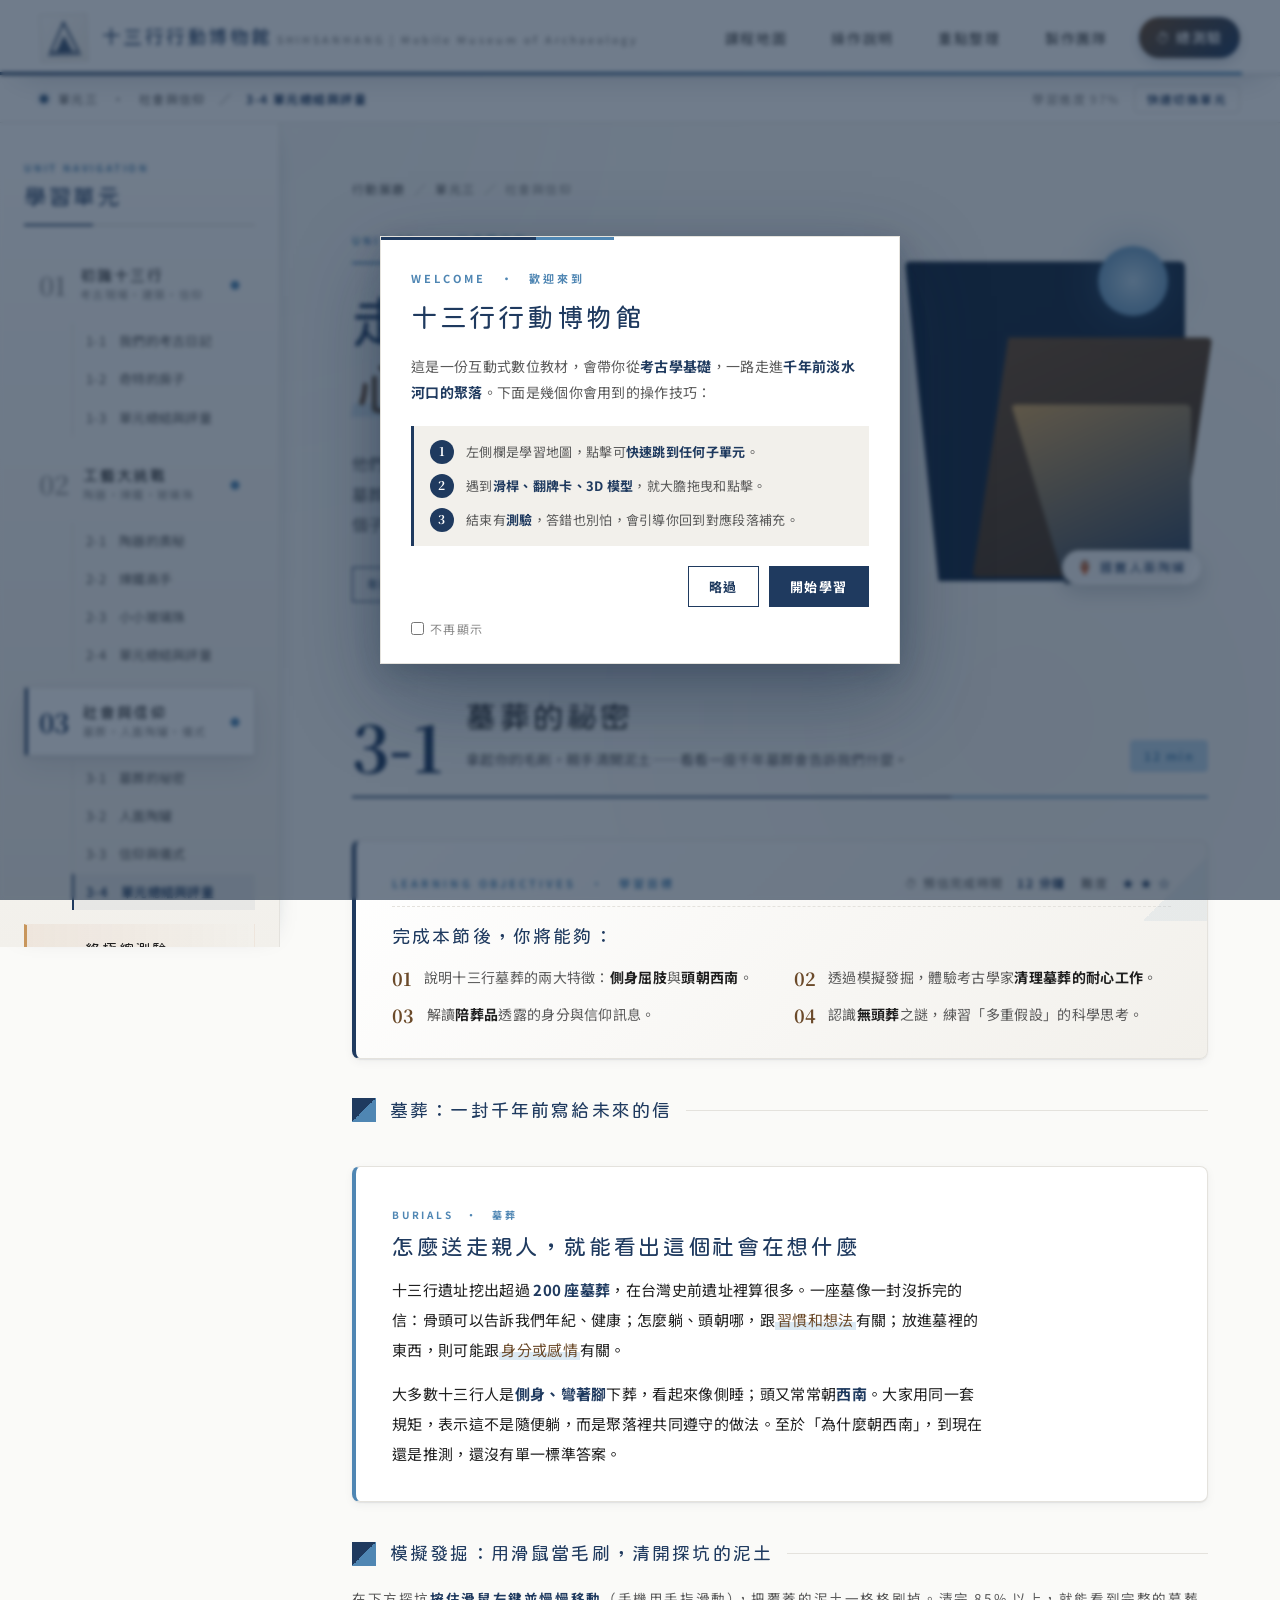
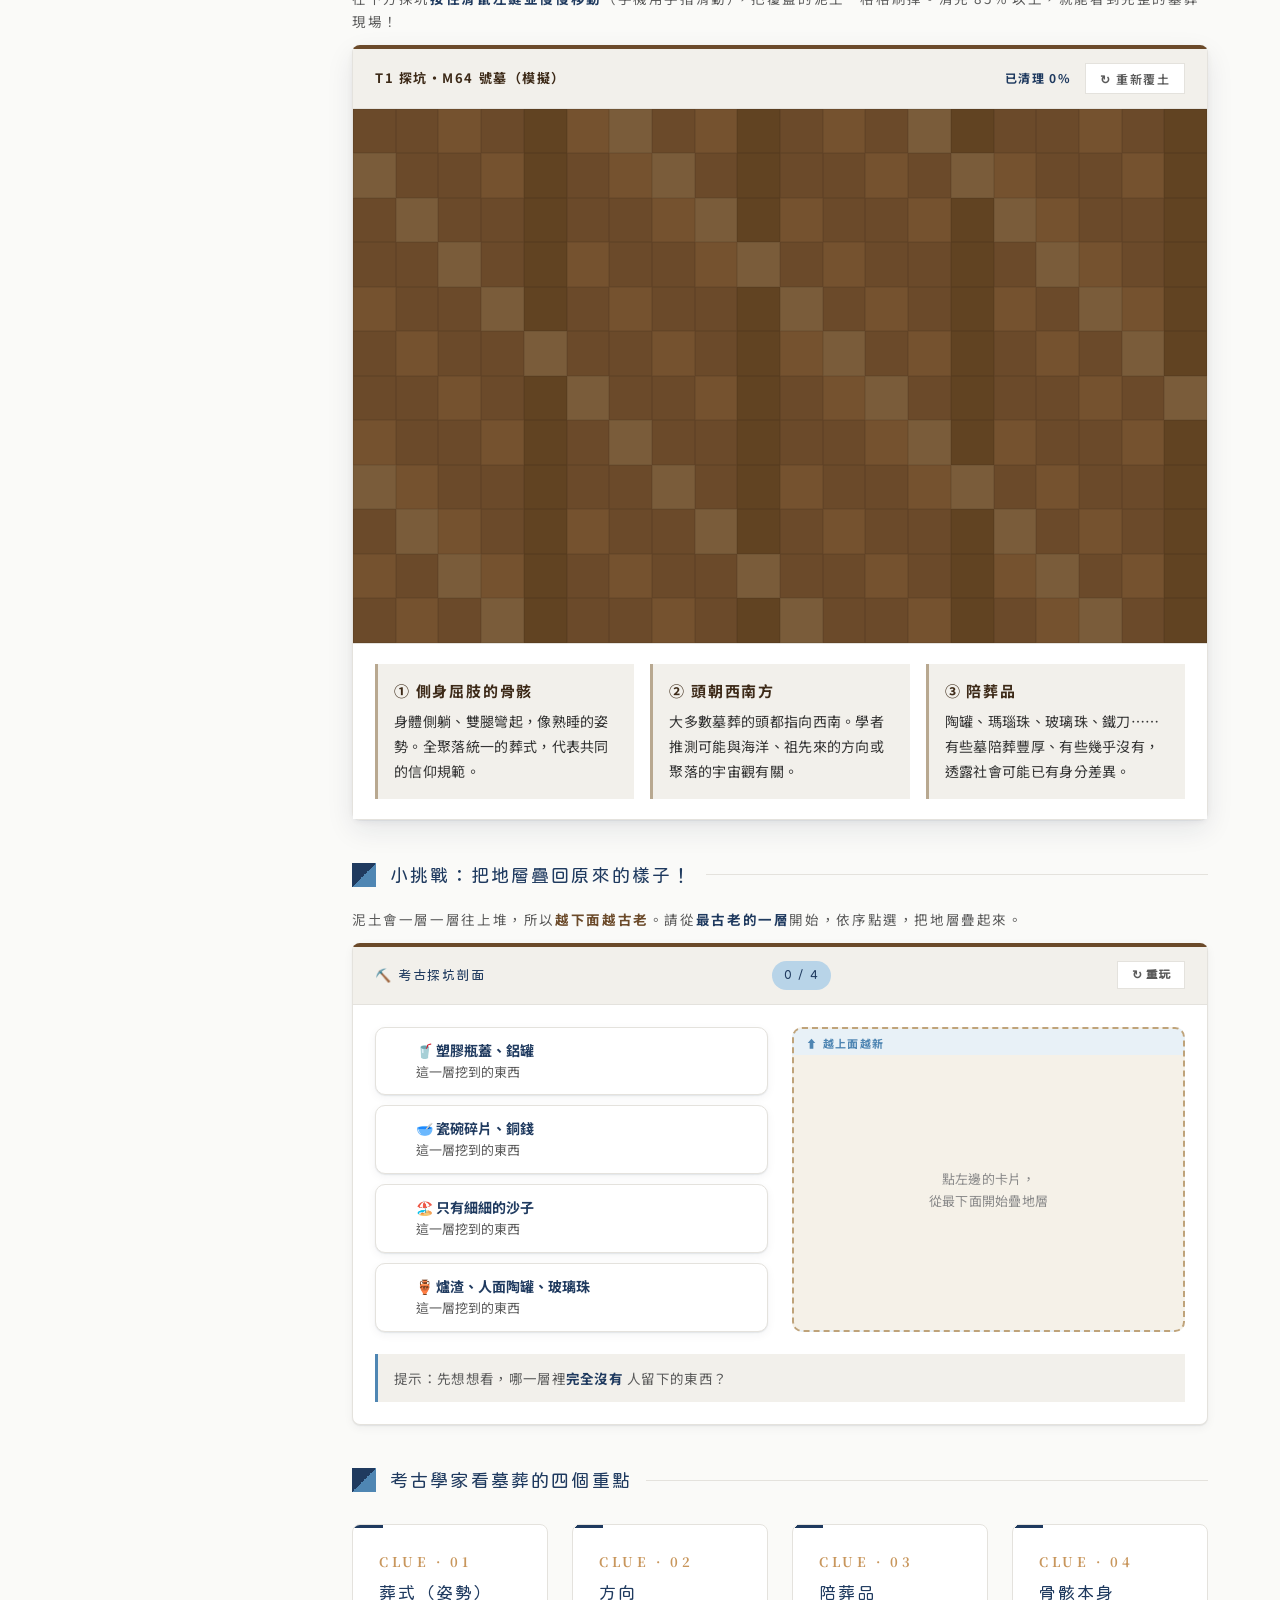
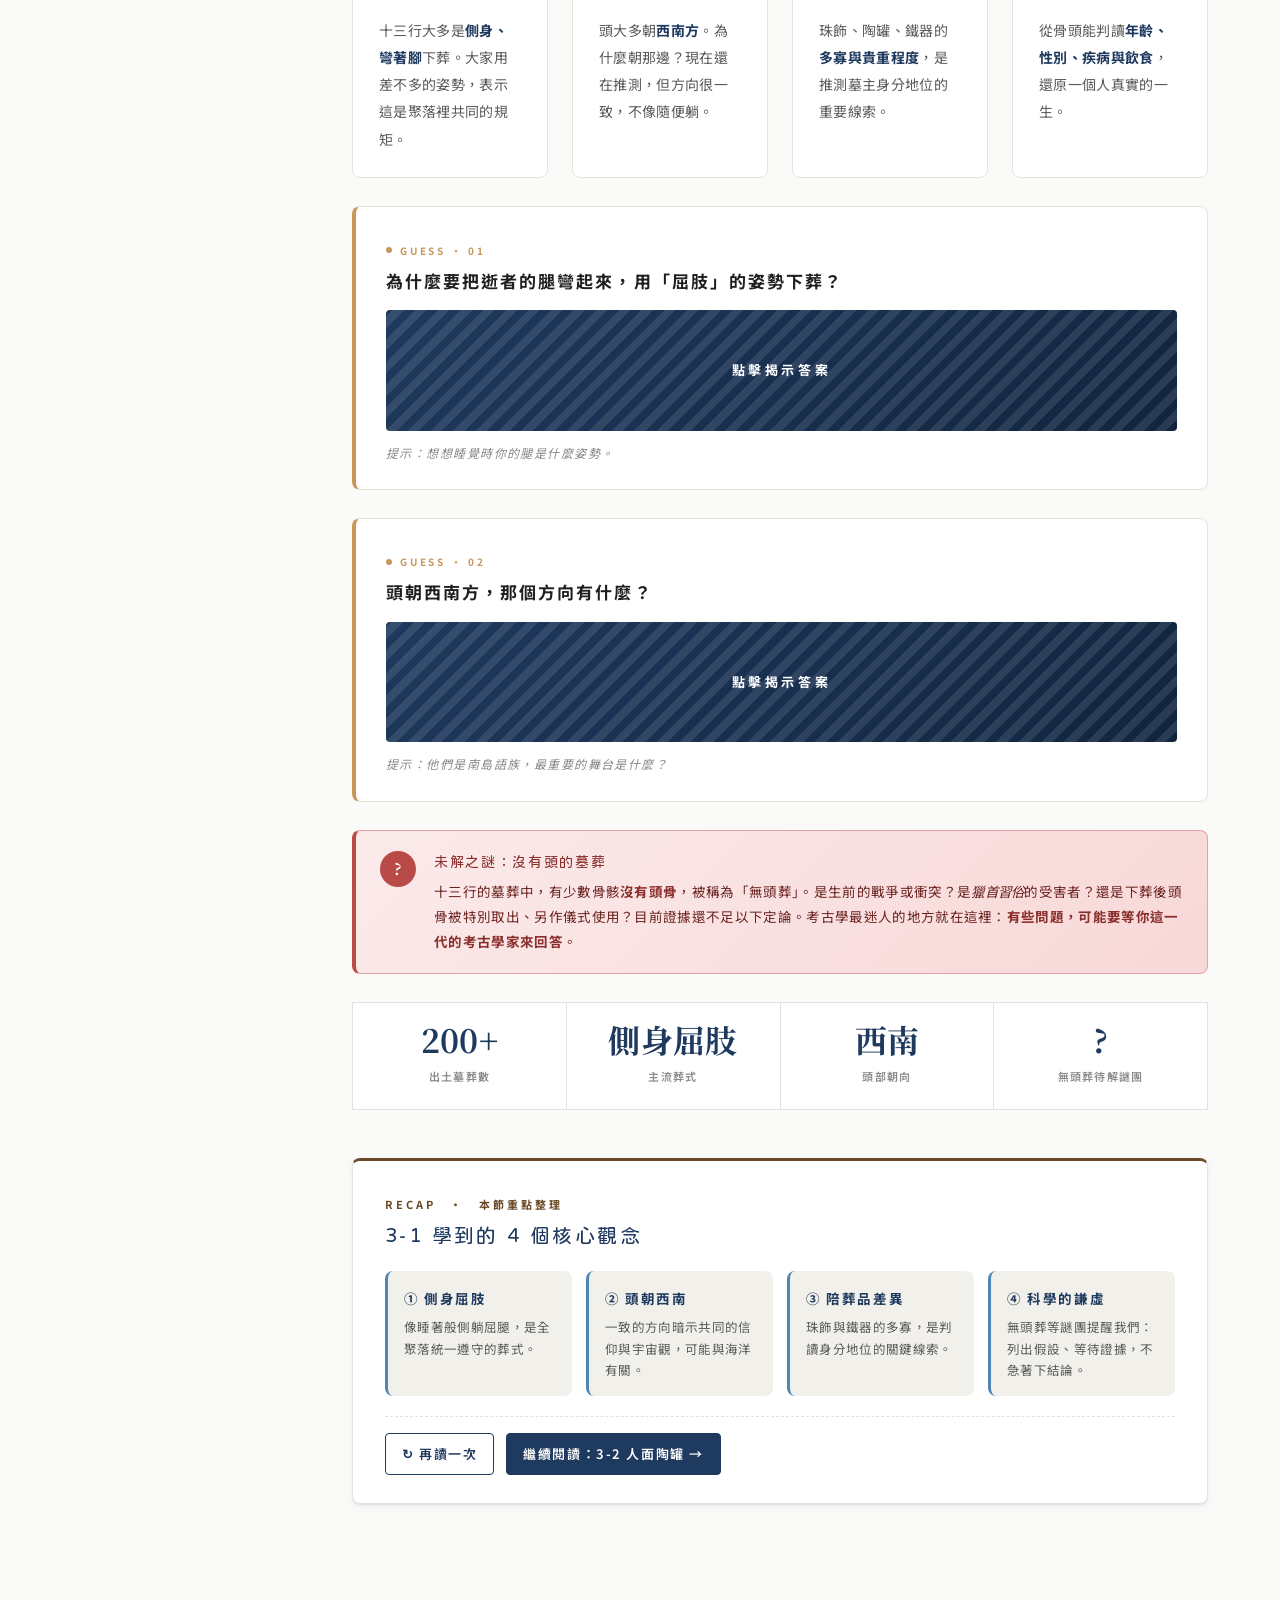
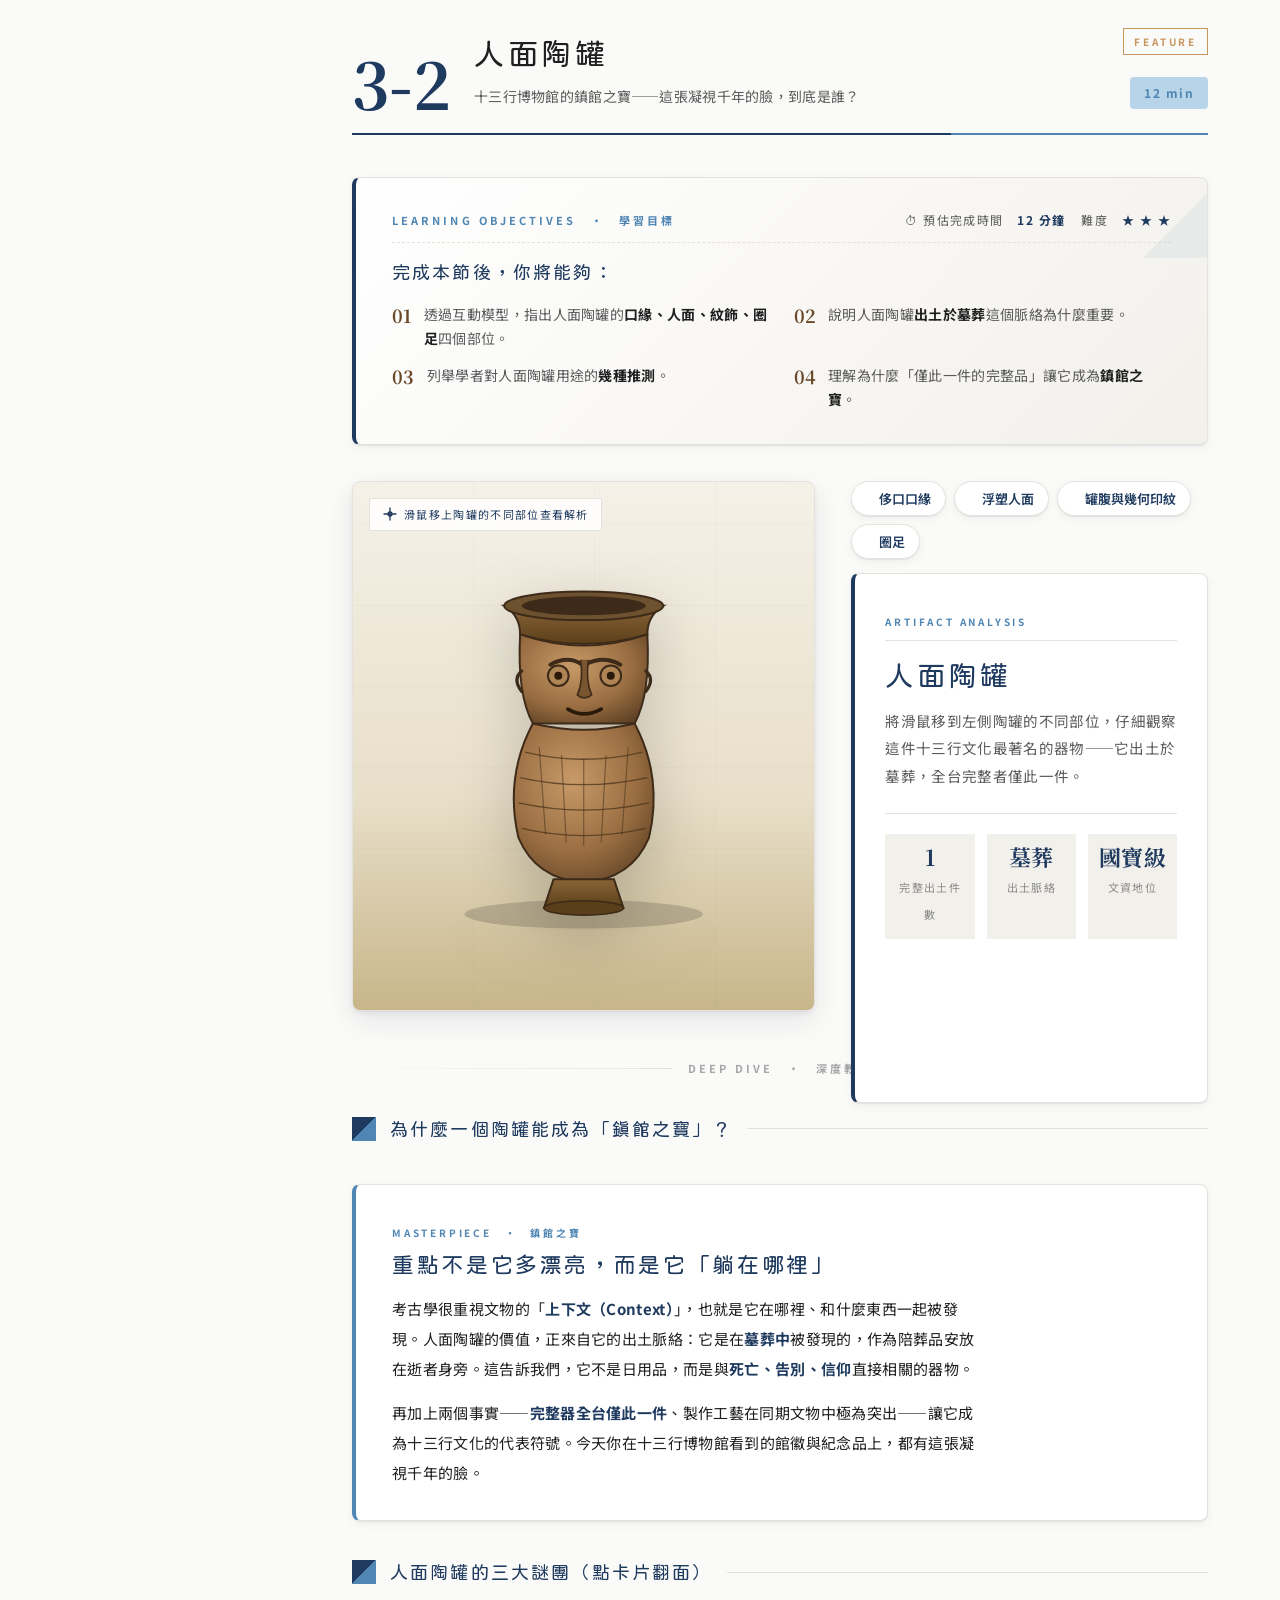
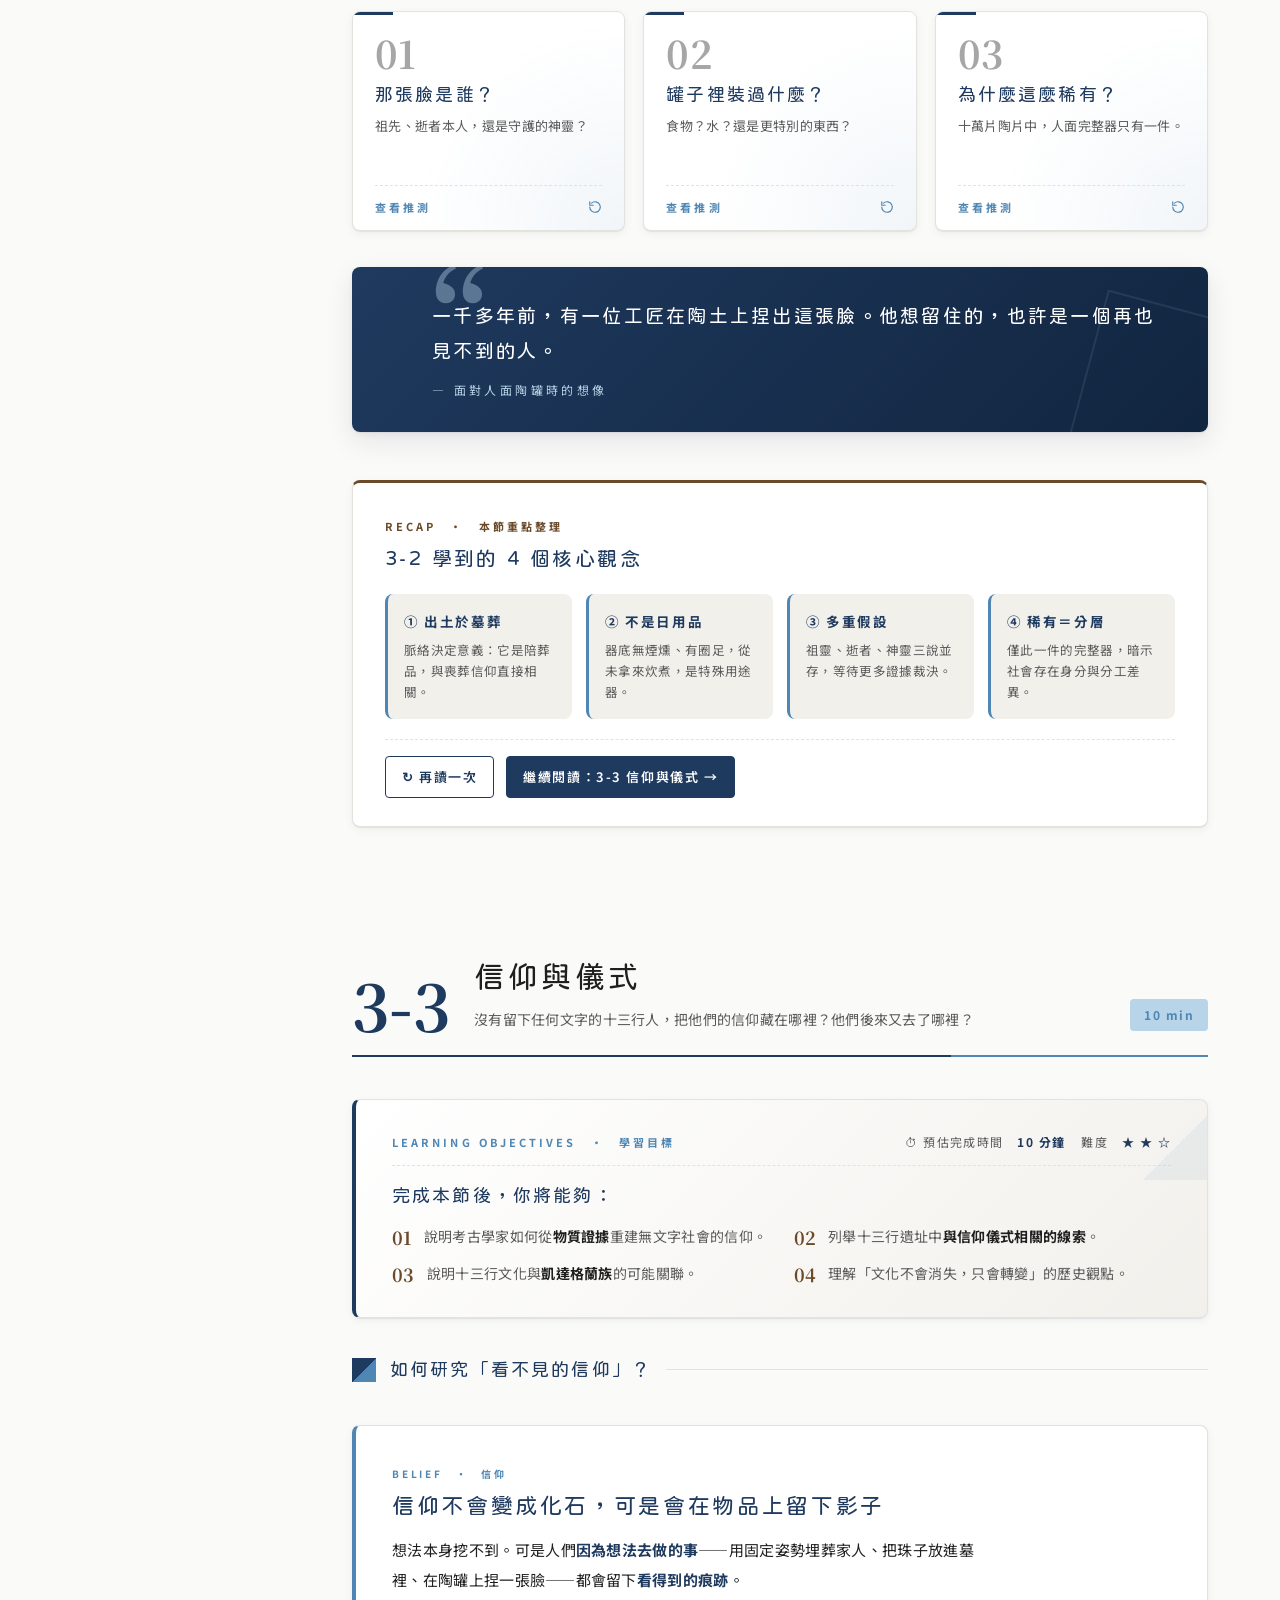
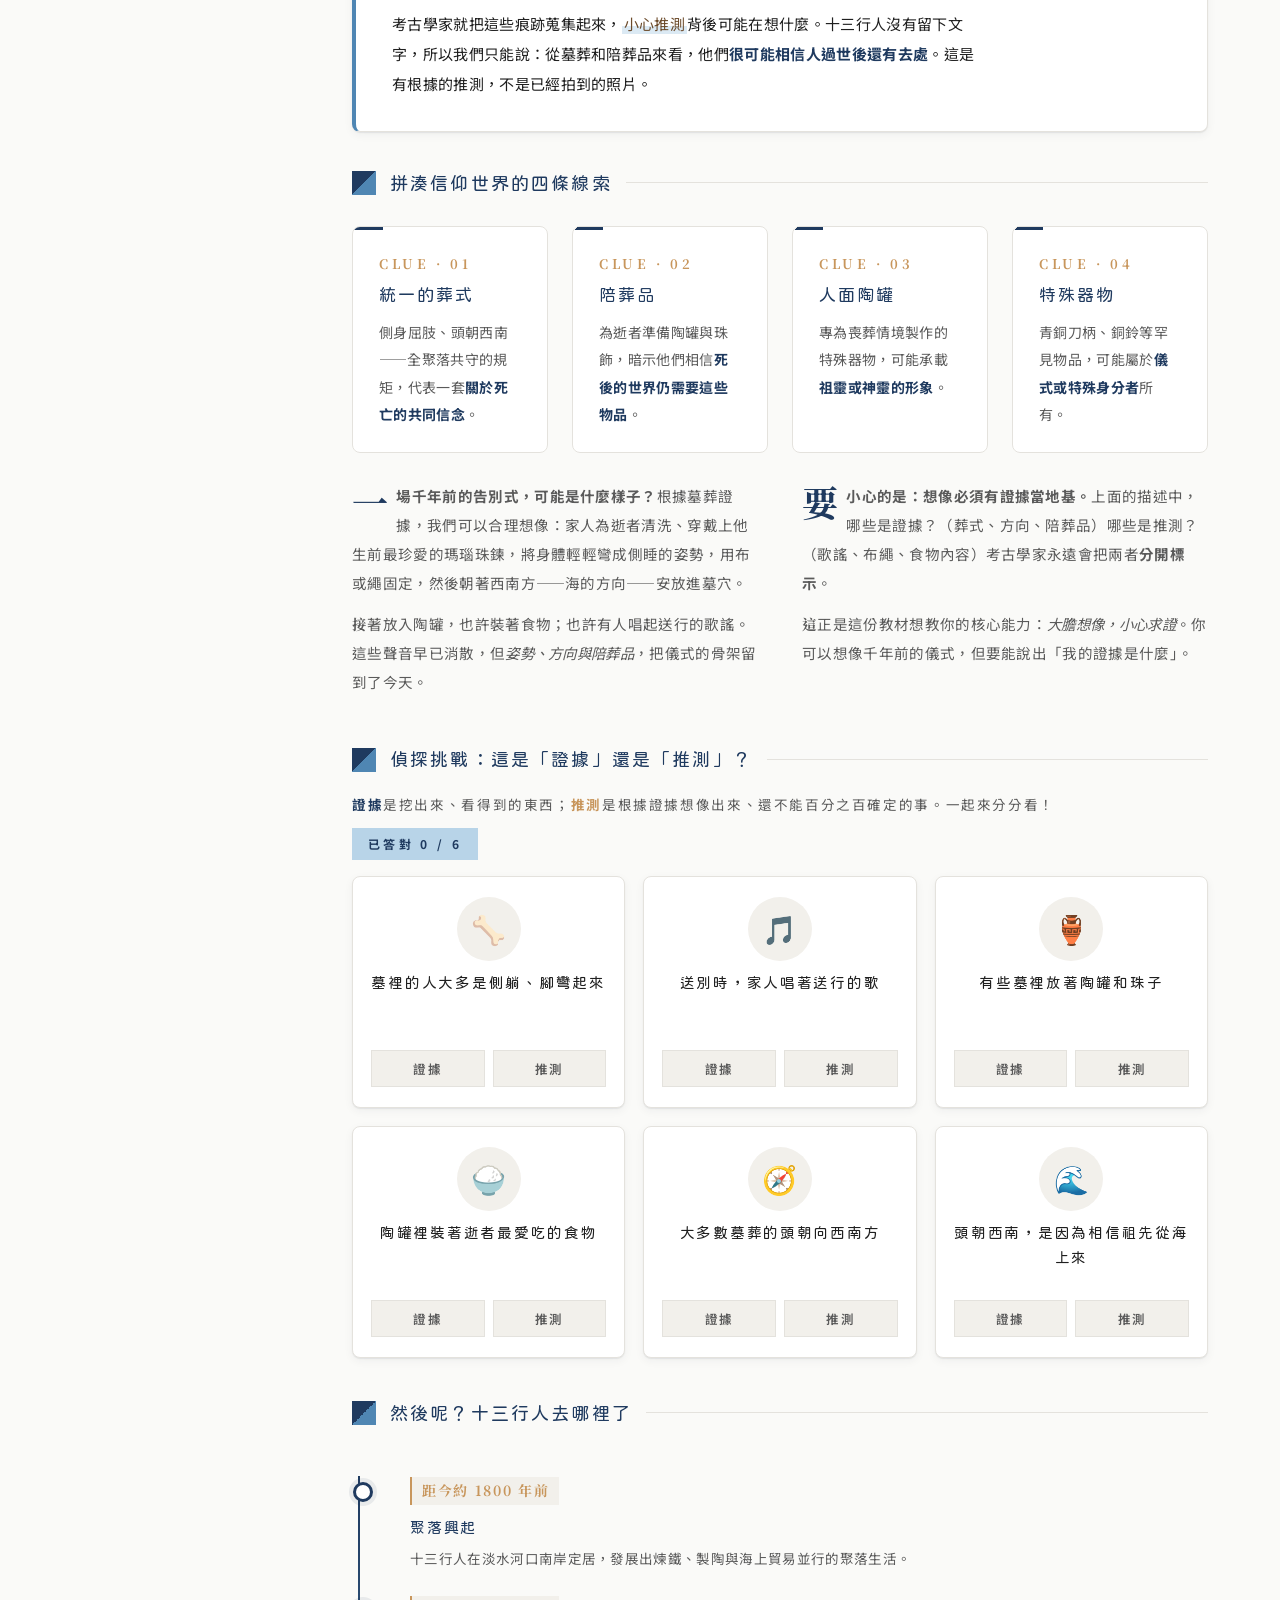
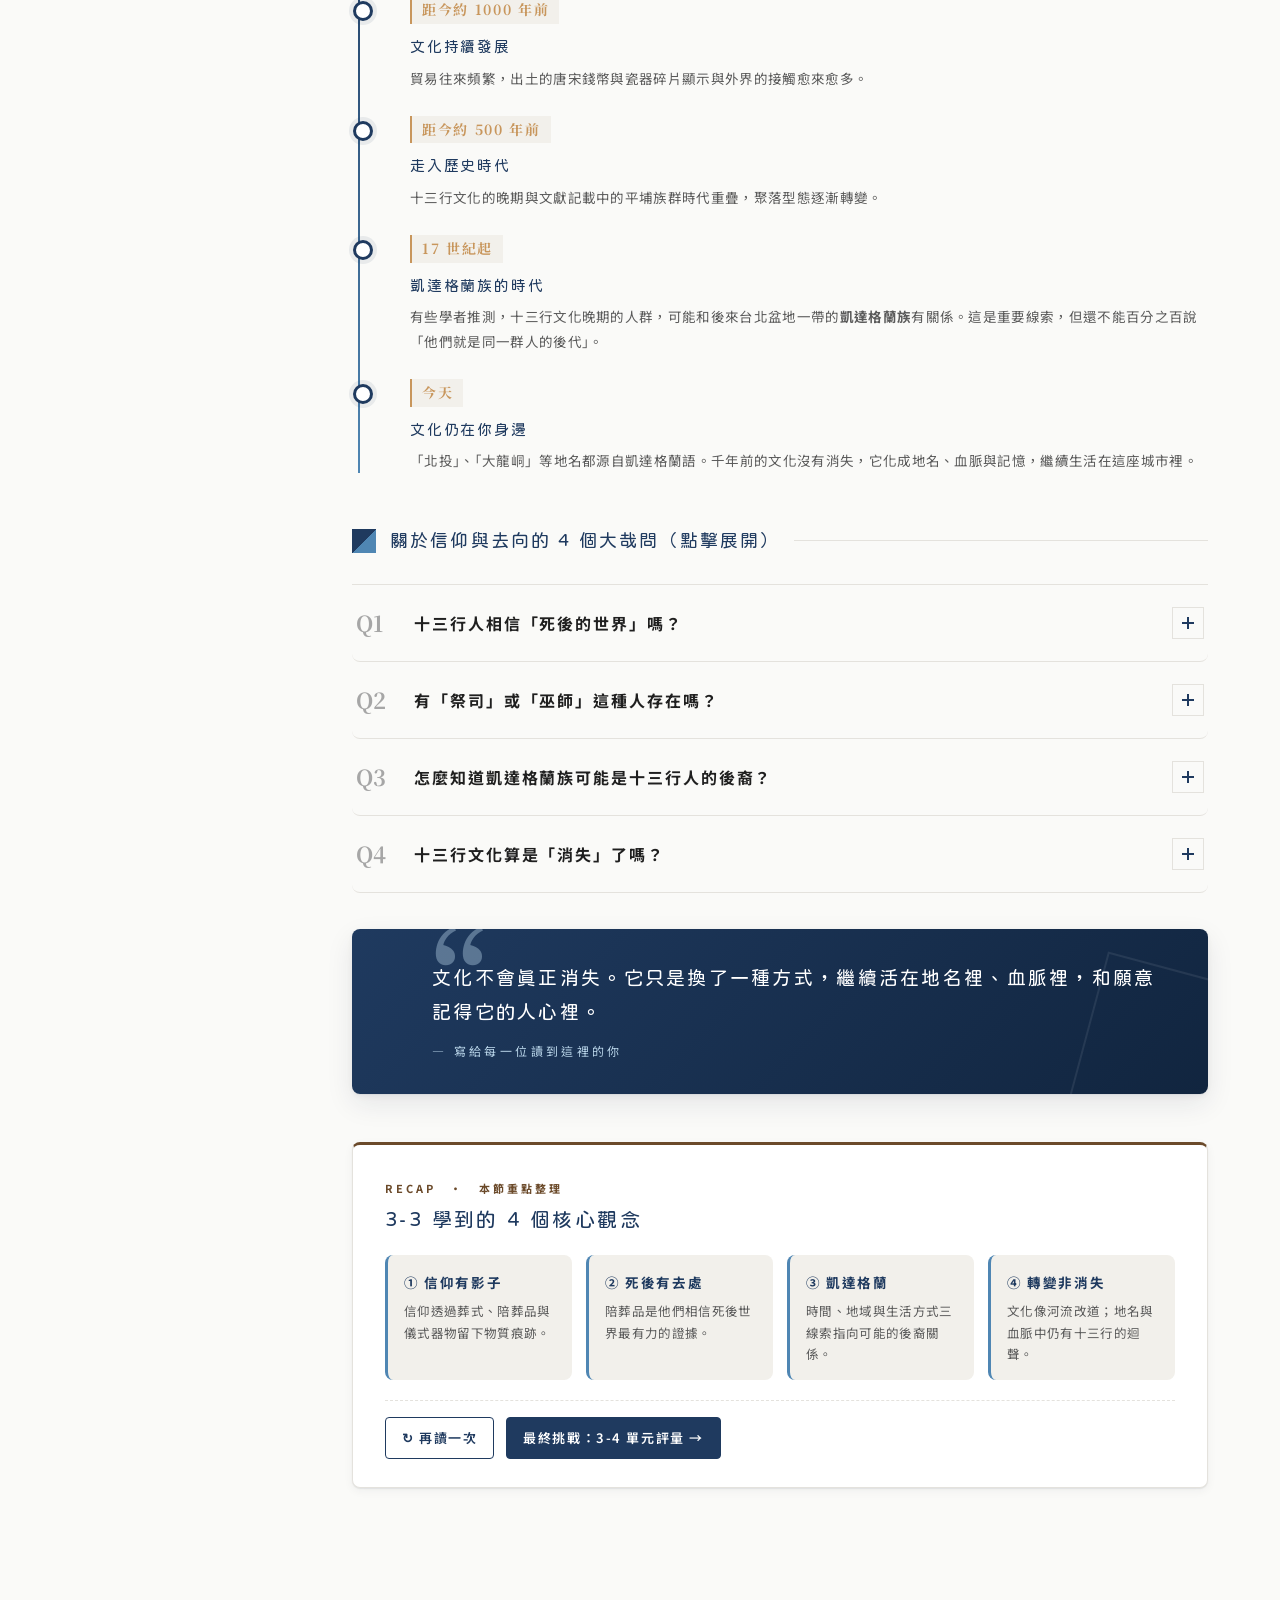
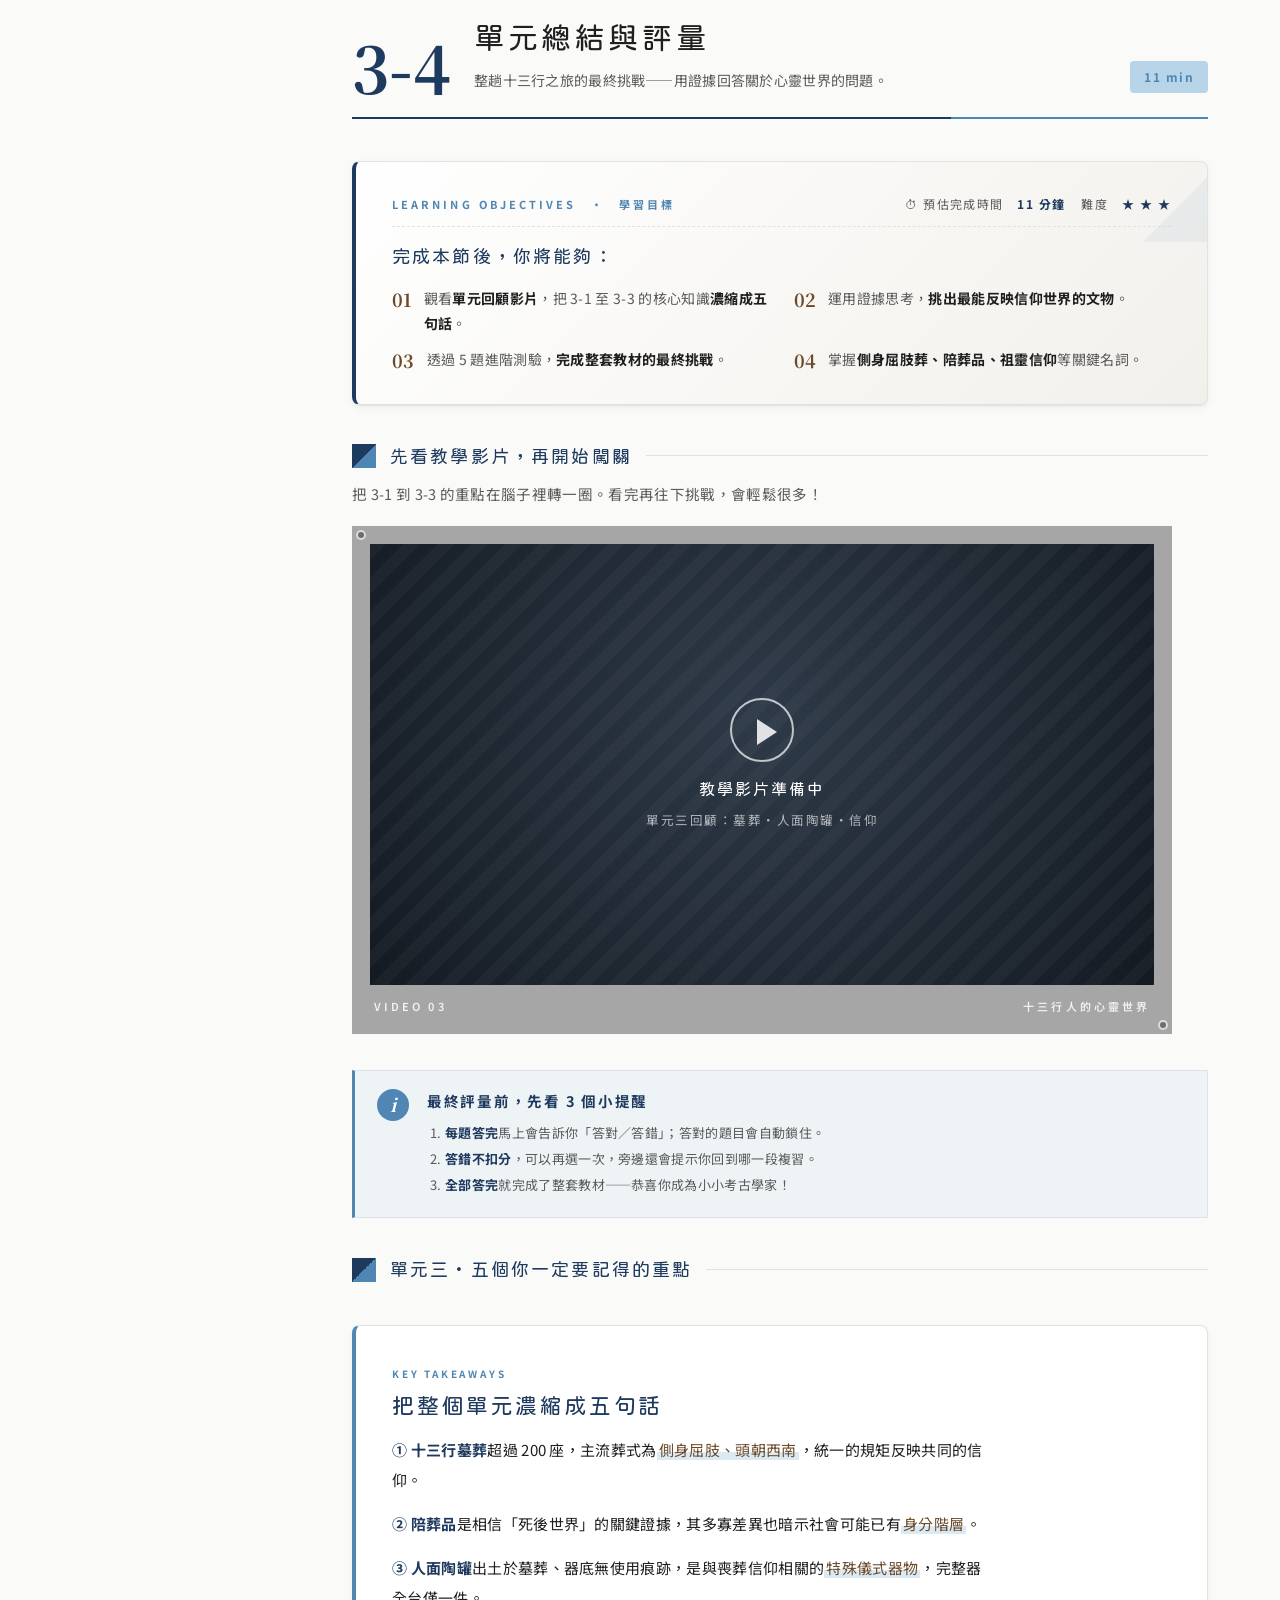
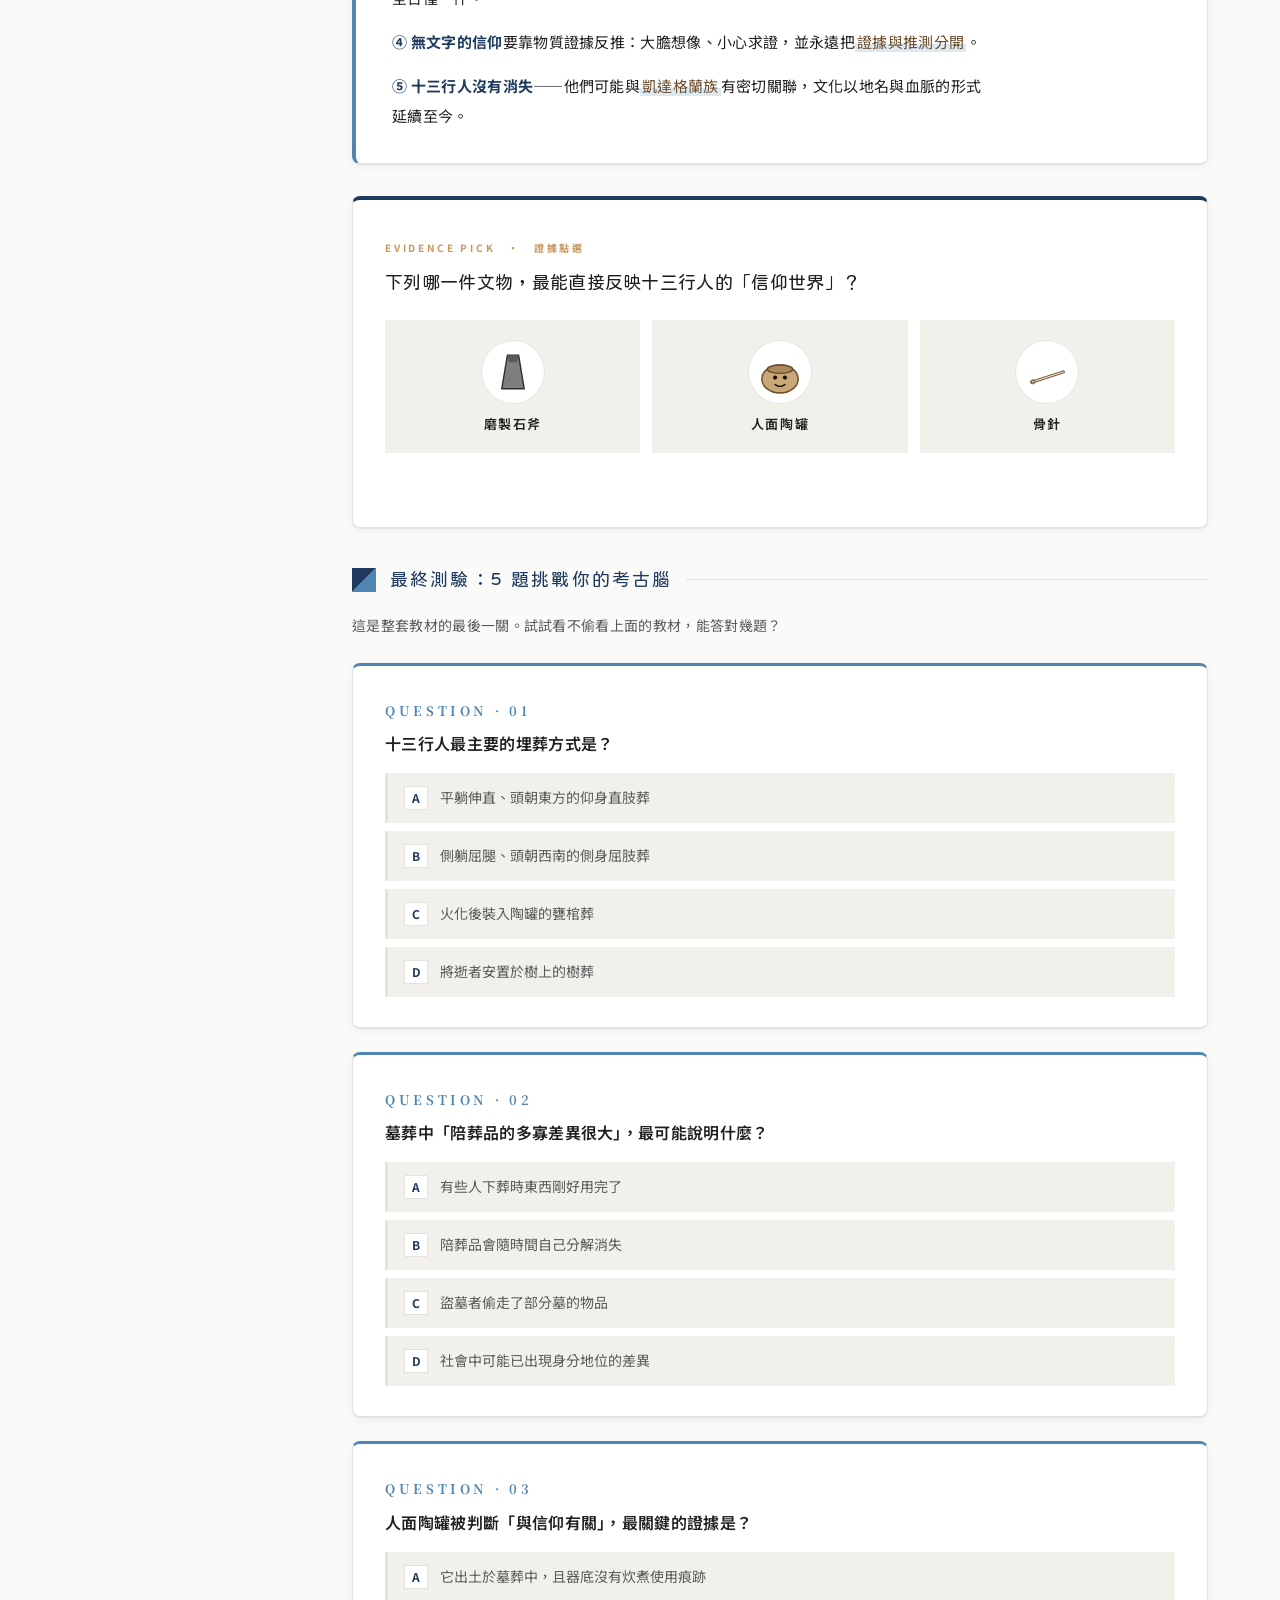
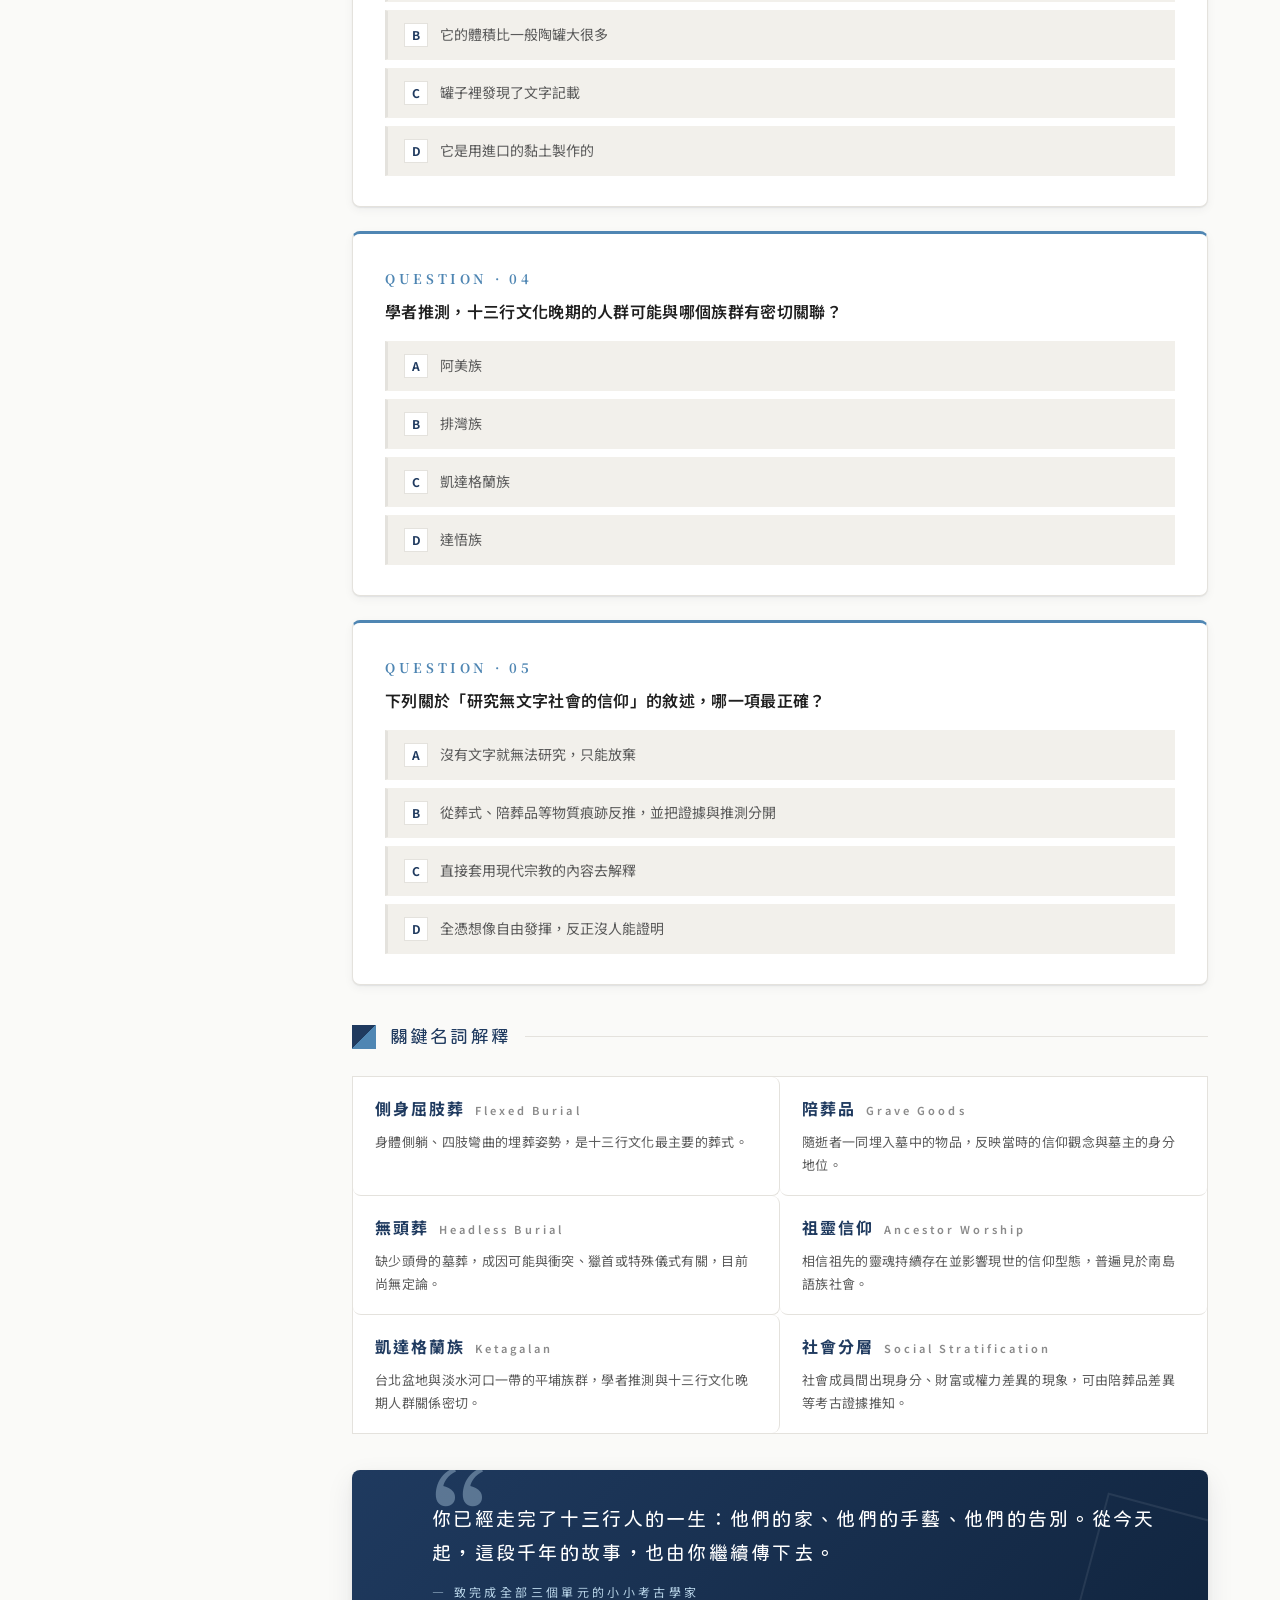
<file: unit3.html>
<!DOCTYPE html>
<html lang="zh-Hant">
<head>
    <meta charset="UTF-8">
    <meta name="viewport" content="width=device-width, initial-scale=1.0">
    <meta name="description" content="十三行行動博物館｜走進臺灣考古現場，認識千年前的史前文化。">
    <title>單元三 社會與信仰 ｜ 十三行行動博物館</title>

    <link rel="preconnect" href="https://fonts.googleapis.com">
    <link rel="preconnect" href="https://fonts.gstatic.com" crossorigin>
    <link href="https://fonts.googleapis.com/css2?family=Huninn&family=Noto+Sans+TC:wght@300;400;500;700;900&family=Noto+Serif+TC:wght@400;600;700&display=swap" rel="stylesheet">

    <link rel="stylesheet" href="css/style.css">
</head>
<body>

    <!-- ===== 頂部品牌列（沿用原本風格，LOGO + 教材名稱 + 右側常駐導覽） ===== -->
    <header class="site-header" role="banner">
        <!-- 左：LOGO + 教材名稱（LOGO 點擊回首頁） -->
        <a href="index.html" class="brand brand--link" id="homeLink" aria-label="回到首頁">
            <span class="brand__mark" aria-hidden="true">
                <svg viewBox="0 0 60 60" width="42" height="42">
                    <polygon points="10,50 30,8 50,50" fill="none" stroke="currentColor" stroke-width="2.5"/>
                    <polygon points="18,50 30,26 42,50" fill="currentColor" opacity="0.85"/>
                    <line x1="6" y1="54" x2="54" y2="54" stroke="currentColor" stroke-width="2"/>
                </svg>
            </span>
            <span class="brand__text">
                <span class="brand__title">十三行行動博物館</span>
                <span class="brand__subtitle">SHIHSANHANG&nbsp;|&nbsp;Mobile Museum of Archaeology</span>
            </span>
        </a>

        <!-- 右：常駐選單 + 總測驗入口 -->
        <nav class="top-nav" aria-label="主要導覽">
            <button class="top-nav__link" type="button" data-modal-open="map">課程地圖</button>
            <button class="top-nav__link" type="button" data-modal-open="guide">操作說明</button>
            <button class="top-nav__link" type="button" data-modal-open="recap">重點整理</button>
            <button class="top-nav__link" type="button" data-modal-open="team">製作團隊</button>
            <a class="top-nav__link top-nav__link--quiz" href="quiz.html">⏱ 總測驗</a>
        </nav>

        <!-- 頂部超薄進度條（沿用原本側欄進度條的漸層配色） -->
        <div class="header-progress" aria-hidden="true">
            <span class="header-progress__bar" id="headerProgressBar" style="width:0%"></span>
        </div>
    </header>

    <!-- ===== 目前位置 / 麵包屑工具列（薄薄一條，沿用既有 line/indigo） ===== -->
    <div class="locator" id="locator" aria-label="目前位置">
        <div class="locator__inner">
            <div class="locator__left">
                <span class="locator__dot" aria-hidden="true"></span>
                <span class="locator__path" id="locatorPath">單元三　·　社會與信仰　／　3-1 墓葬的祕密</span>
            </div>
            <div class="locator__right">
                <span class="locator__progress-text" id="locatorProgress">學習進度 0%</span>
                <button type="button" class="locator__quick" data-modal-open="map" aria-label="開啟課程地圖快速切換">快速切換單元</button>
            </div>
        </div>
    </div>

    <!-- ===== 主版型：側邊欄 + 內容 ===== -->
    <div class="layout">
        <aside class="sidebar" aria-label="單元導覽">
            <div class="sidebar__head">
                <span class="sidebar__eyebrow">UNIT NAVIGATION</span>
                <h2 class="sidebar__title">學習單元</h2>
                <div class="sidebar__rule" aria-hidden="true"></div>
            </div>

            <ul class="unit-list" role="list">
                <li class="unit-item" data-unit="1">
                    <button class="unit-item__btn" type="button" data-unit-target="unit1.html">
                        <span class="unit-item__no">01</span>
                        <span class="unit-item__body">
                            <span class="unit-item__name">初識十三行</span>
                            <span class="unit-item__desc">考古現場・建築・信仰</span>
                        </span>
                        <span class="unit-item__status" aria-hidden="true">●</span>
                    </button>
                    <ul class="sub-list" role="list">
                        <li><a href="unit1.html#sub-1-1" class="sub-link">1-1　我們的考古日記</a></li>
                        <li><a href="unit1.html#sub-1-2" class="sub-link">1-2　奇特的房子</a></li>
                        <li><a href="unit1.html#sub-1-3" class="sub-link">1-3　單元總結與評量</a></li>
                    </ul>
                </li>

                <li class="unit-item" data-unit="2">
                    <button class="unit-item__btn" type="button" data-unit-target="unit2.html">
                        <span class="unit-item__no">02</span>
                        <span class="unit-item__body">
                            <span class="unit-item__name">工藝大挑戰</span>
                            <span class="unit-item__desc">陶器・煉鐵・玻璃珠</span>
                        </span>
                        <span class="unit-item__status" aria-hidden="true">●</span>
                    </button>
                    <ul class="sub-list" role="list">
                        <li><a href="unit2.html#sub-2-1" class="sub-link">2-1　陶器的奧秘</a></li>
                        <li><a href="unit2.html#sub-2-2" class="sub-link">2-2　煉鐵高手</a></li>
                        <li><a href="unit2.html#sub-2-3" class="sub-link">2-3　小小玻璃珠</a></li>
                        <li><a href="unit2.html#sub-2-4" class="sub-link">2-4　單元總結與評量</a></li>
                    </ul>
                </li>

                <li class="unit-item is-active" data-unit="3">
                    <button class="unit-item__btn" type="button" aria-current="page" data-unit-target="#unit-3">
                        <span class="unit-item__no">03</span>
                        <span class="unit-item__body">
                            <span class="unit-item__name">社會與信仰</span>
                            <span class="unit-item__desc">墓葬・人面陶罐・儀式</span>
                        </span>
                        <span class="unit-item__status" aria-hidden="true">●</span>
                    </button>
                    <ul class="sub-list" role="list">
                        <li><a href="#sub-3-1" class="sub-link is-current">3-1　墓葬的祕密</a></li>
                        <li><a href="#sub-3-2" class="sub-link">3-2　人面陶罐</a></li>
                        <li><a href="#sub-3-3" class="sub-link">3-3　信仰與儀式</a></li>
                        <li><a href="#sub-3-4" class="sub-link">3-4　單元總結與評量</a></li>
                    </ul>
                </li>

                <li class="unit-item unit-item--quiz" data-unit="4">
                    <button class="unit-item__btn" type="button" data-unit-target="quiz.html">
                        <span class="unit-item__no">04</span>
                        <span class="unit-item__body">
                            <span class="unit-item__name">終極總測驗</span>
                            <span class="unit-item__desc">10 題選擇＋5 題互動遊戲</span>
                        </span>
                        <span class="unit-item__status" aria-hidden="true">⏱</span>
                    </button>
                </li>
            </ul>

            <div class="sidebar__progress">
                <div class="progress-label">
                    <span>學習進度</span>
                    <span class="progress-percent">0%</span>
                </div>
                <div class="progress-bar"><span style="width:0%"></span></div>
            </div>
        </aside>

        <!-- ===== 主要內容區 ===== -->
        <main class="content" id="main">
            <span id="top" tabindex="-1" aria-hidden="true"></span>
            <!-- ============================================================
                 ===== 單元三：社會與信仰 =====
                 ============================================================ -->
            <section class="unit-hero" id="unit-3" aria-labelledby="unit-3-title">
                <div class="unit-hero__crumbs">
                    <a href="index.html">行動展廳</a><span>／</span><a href="#unit-3">單元三</a><span>／</span><span>社會與信仰</span>
                </div>
                <div class="unit-hero__grid">
                    <div class="unit-hero__copy">
                        <span class="unit-hero__eyebrow">UNIT 03　・　社會與信仰</span>
                        <h1 id="unit-3-title" class="unit-hero__title">走進十三行人的<br><em>心靈世界</em></h1>
                        <p class="unit-hero__lead">
                            他們怎麼告別逝去的家人？那張陶罐上的臉又是誰？從 200 多座墓葬與一件國寶出發，探索千年前的社會與信仰。本單元包含四個子主題，預計學習時間 <b>45 分鐘</b>。
                        </p>
                        <div class="unit-hero__meta">
                            <span class="chip">年級｜國小高年級</span>
                            <span class="chip">領域｜社會・綜合</span>
                            <span class="chip">時長｜45 分</span>
                        </div>
                    </div>
                    <div class="unit-hero__visual" aria-hidden="true">
                        <div class="hero-stack">
                            <div class="hero-stack__slab hero-stack__slab--1"></div>
                            <div class="hero-stack__slab hero-stack__slab--2"></div>
                            <div class="hero-stack__slab hero-stack__slab--3"></div>
                            <div class="hero-stack__sun"></div>
                        </div>
                    </div>
                </div>
            </section>

            <!-- ===== 子單元 3-1：墓葬的祕密 ===== -->
            <section id="sub-3-1" class="sub-section" aria-labelledby="sub-3-1-title">
                <header class="sub-section__head">
                    <span class="sub-section__index">3-1</span>
                    <div>
                        <h2 id="sub-3-1-title" class="sub-section__title">墓葬的祕密</h2>
                        <p class="sub-section__sub">拿起你的毛刷，親手清開泥土——看看一座千年墓葬會告訴我們什麼。</p>
                    </div>
                    <span class="sub-section__time">12 min</span>
                </header>

                <div class="objectives" aria-label="本單元學習目標">
                    <div class="objectives__head">
                        <span class="objectives__eyebrow">LEARNING OBJECTIVES　·　學習目標</span>
                        <div class="objectives__meta">
                            <span class="objectives__time">⏱ 預估完成時間　<b>12 分鐘</b></span>
                            <span class="objectives__level">難度　<b>★ ★ ☆</b></span>
                        </div>
                    </div>
                    <h3 class="objectives__title">完成本節後，你將能夠：</h3>
                    <ul class="objectives__list">
                        <li><span class="objectives__num">01</span><div>說明十三行墓葬的兩大特徵：<b>側身屈肢</b>與<b>頭朝西南</b>。</div></li>
                        <li><span class="objectives__num">02</span><div>透過模擬發掘，體驗考古學家<b>清理墓葬的耐心工作</b>。</div></li>
                        <li><span class="objectives__num">03</span><div>解讀<b>陪葬品</b>透露的身分與信仰訊息。</div></li>
                        <li><span class="objectives__num">04</span><div>認識<b>無頭葬</b>之謎，練習「多重假設」的科學思考。</div></li>
                    </ul>
                </div>

                <h3 class="mini-h">墓葬：一封千年前寫給未來的信</h3>
                <div class="lead-block">
                    <span class="lead-block__eyebrow">BURIALS　·　墓葬</span>
                    <h4 class="lead-block__title">怎麼送走親人，就能看出這個社會在想什麼</h4>
                    <div class="lead-block__body">
                        <p>十三行遺址挖出超過 <strong>200 座墓葬</strong>，在台灣史前遺址裡算很多。一座墓像一封沒拆完的信：骨頭可以告訴我們年紀、健康；怎麼躺、頭朝哪，跟<em>習慣和想法</em>有關；放進墓裡的東西，則可能跟<em>身分或感情</em>有關。</p>
                        <p>大多數十三行人是<strong>側身、彎著腳</strong>下葬，看起來像側睡；頭又常常朝<strong>西南</strong>。大家用同一套規矩，表示這不是隨便躺，而是聚落裡共同遵守的做法。至於「為什麼朝西南」，到現在還是推測，還沒有單一標準答案。</p>
                    </div>
                </div>

                <!-- 互動：模擬考古發掘 -->
                <h3 class="mini-h">模擬發掘：用滑鼠當毛刷，清開探坑的泥土</h3>
                <p style="font-size:13.5px;color:var(--c-text-soft);margin-bottom:12px;letter-spacing:var(--ls-wide);">
                    在下方探坑<b style="color:var(--c-indigo);">按住滑鼠左鍵並慢慢移動</b>（手機用手指滑動），把覆蓋的泥土一格格刷掉。清完 85% 以上，就能看到完整的墓葬現場！
                </p>
                <div class="dig-game" id="digGame" aria-label="模擬考古發掘互動">
                    <div class="dig-game__bar">
                        <span class="dig-game__label">T1 探坑・M64 號墓（模擬）</span>
                        <div class="dig-game__meta">
                            <span id="digProgress">已清理 0%</span>
                            <button type="button" class="dig-game__reset" id="digReset">↻ 重新覆土</button>
                        </div>
                    </div>
                    <div class="dig-game__pit" id="digPit">
                        <svg viewBox="0 0 640 400" class="dig-game__svg" role="img" aria-label="側身屈肢葬墓葬示意圖">
                            <rect x="0" y="0" width="640" height="400" fill="#7A5C3A"/>
                            <rect x="0" y="0" width="640" height="400" fill="url(#digHatch)"/>
                            <defs>
                                <pattern id="digHatch" patternUnits="userSpaceOnUse" width="26" height="26">
                                    <circle cx="6" cy="8" r="1.5" fill="#5A3F1A" opacity="0.5"/>
                                    <circle cx="18" cy="20" r="1.2" fill="#8A6438" opacity="0.5"/>
                                </pattern>
                            </defs>
                            <ellipse cx="320" cy="205" rx="252" ry="140" fill="#8A6B45"/>
                            <ellipse cx="320" cy="205" rx="236" ry="126" fill="#96774E"/>

                            <!-- 骨骸：側身屈肢（頭在左＝西南方） -->
                            <g stroke="#EDE3C8" fill="#EDE3C8" stroke-linecap="round">
                                <!-- 頭骨 -->
                                <circle cx="172" cy="168" r="26" fill="#EDE3C8" stroke="#C9B98E" stroke-width="2"/>
                                <circle cx="164" cy="162" r="4" fill="#7A5C3A"/>
                                <circle cx="180" cy="162" r="4" fill="#7A5C3A"/>
                                <path d="M166,180 L184,180" stroke="#C9B98E" stroke-width="2.5" fill="none"/>
                                <!-- 脊椎（彎曲側躺） -->
                                <path d="M196,178 Q250,186 296,206 Q330,220 352,218" fill="none" stroke="#EDE3C8" stroke-width="9"/>
                                <g stroke="#D9CBA4" stroke-width="2">
                                    <line x1="222" y1="176" x2="218" y2="196"/>
                                    <line x1="244" y1="182" x2="240" y2="202"/>
                                    <line x1="266" y1="190" x2="262" y2="210"/>
                                    <line x1="288" y1="198" x2="284" y2="218"/>
                                </g>
                                <!-- 骨盆 -->
                                <ellipse cx="362" cy="220" rx="20" ry="15" fill="#EDE3C8" stroke="#C9B98E" stroke-width="2"/>
                                <!-- 手臂（屈起在胸前） -->
                                <path d="M226,182 Q240,214 268,222" fill="none" stroke="#EDE3C8" stroke-width="7"/>
                                <path d="M268,222 Q288,228 300,216" fill="none" stroke="#EDE3C8" stroke-width="6"/>
                                <!-- 大腿與小腿（屈肢） -->
                                <path d="M370,228 Q412,244 448,232" fill="none" stroke="#EDE3C8" stroke-width="9"/>
                                <path d="M448,232 Q436,270 396,278" fill="none" stroke="#EDE3C8" stroke-width="8"/>
                                <path d="M368,234 Q404,258 434,252" fill="none" stroke="#EDE3C8" stroke-width="8" opacity="0.85"/>
                                <path d="M434,252 Q420,284 386,290" fill="none" stroke="#EDE3C8" stroke-width="7" opacity="0.85"/>
                                <!-- 腳掌 -->
                                <ellipse cx="390" cy="282" rx="10" ry="5" transform="rotate(-18 390 282)"/>
                                <ellipse cx="382" cy="292" rx="9" ry="4.5" transform="rotate(-16 382 292)" opacity="0.85"/>
                            </g>

                            <!-- 陪葬品：陶罐 -->
                            <g transform="translate(130,238)">
                                <path d="M-16 -14 Q-19 4 -15 20 L15 20 Q19 4 16 -14 Q8 -20 0 -18 Q-8 -20 -16 -14 Z" fill="#B5653A" stroke="#5A2010" stroke-width="2"/>
                                <ellipse cx="0" cy="-14" rx="12" ry="4.5" fill="#8E4526" stroke="#5A2010" stroke-width="2"/>
                            </g>
                            <!-- 陪葬品：珠串 -->
                            <g>
                                <circle cx="216" cy="222" r="5" fill="#4F86B3" stroke="#1F3A5F" stroke-width="1.2"/>
                                <circle cx="228" cy="228" r="5" fill="#E8A845" stroke="#6B4A2A" stroke-width="1.2"/>
                                <circle cx="240" cy="232" r="5" fill="#B5432A" stroke="#5A2010" stroke-width="1.2"/>
                                <circle cx="252" cy="234" r="5" fill="#4F86B3" stroke="#1F3A5F" stroke-width="1.2"/>
                            </g>
                            <!-- 陪葬品：鐵刀 -->
                            <g transform="translate(478,196) rotate(24)">
                                <rect x="-5" y="-34" width="10" height="20" rx="3" fill="#6B4A2A" stroke="#3D2A18" stroke-width="1.5"/>
                                <path d="M-4,-14 L4,-14 L3,30 L0,36 L-3,30 Z" fill="#8A8A8A" stroke="#4A4A4A" stroke-width="1.5"/>
                            </g>

                            <!-- 方位標示 -->
                            <g transform="translate(60,58)">
                                <circle r="24" fill="rgba(255,255,255,0.85)" stroke="#1F3A5F" stroke-width="1.5"/>
                                <polygon points="0,-15 4,2 0,15 -4,2" fill="#1F3A5F" transform="rotate(-135)"/>
                                <text y="-30" text-anchor="middle" font-size="11" fill="#1F3A5F" font-weight="700">西南 SW</text>
                            </g>
                            <rect x="150" y="358" width="340" height="30" rx="15" fill="rgba(30,20,10,0.72)"/>
                            <text x="320" y="379" text-anchor="middle" font-size="15" fill="#FFF8E7" font-weight="700" letter-spacing="2">側身屈肢・頭朝西南・陪葬陶罐與珠飾</text>
                        </svg>
                        <div class="dig-game__cover" id="digCover" aria-hidden="true"></div>
                    </div>
                    <div class="dig-game__finds" id="digFinds">
                        <div class="dig-find">
                            <b>① 側身屈肢的骨骸</b>
                            <span>身體側躺、雙腿彎起，像熟睡的姿勢。全聚落統一的葬式，代表共同的信仰規範。</span>
                        </div>
                        <div class="dig-find">
                            <b>② 頭朝西南方</b>
                            <span>大多數墓葬的頭都指向西南。學者推測可能與海洋、祖先來的方向或聚落的宇宙觀有關。</span>
                        </div>
                        <div class="dig-find">
                            <b>③ 陪葬品</b>
                            <span>陶罐、瑪瑙珠、玻璃珠、鐵刀……有些墓陪葬豐厚、有些幾乎沒有，透露社會可能已有身分差異。</span>
                        </div>
                    </div>
                </div>

                <!-- 互動：地層排序 -->
                <h3 class="mini-h">小挑戰：把地層疊回原來的樣子！</h3>
                <p style="font-size:13.5px;color:var(--c-text-soft);margin-bottom:12px;letter-spacing:var(--ls-wide);">
                    泥土會一層一層往上堆，所以<b style="color:var(--c-earth);">越下面越古老</b>。請從<b style="color:var(--c-indigo);">最古老的一層</b>開始，依序點選，把地層疊起來。
                </p>
                <div class="strata-game" aria-label="地層排序遊戲">
                    <div class="strata-game__bar">
                        <span>⛏️ 考古探坑剖面</span>
                        <span class="strata-game__progress" aria-live="polite">0 / 4</span>
                        <button type="button" class="strata-game__reset">↻ 重玩</button>
                    </div>
                    <div class="strata-game__body">
                        <div class="strata-game__pool">
                            <button type="button" class="strata-card" style="--layer:#7C8A99" data-order="4" data-name="現代表土" data-reveal="最上面、最新的一層，裡面有塑膠瓶蓋和鋁罐。"><b>🥤 塑膠瓶蓋、鋁罐</b><span>這一層挖到的東西</span></button>
                            <button type="button" class="strata-card" style="--layer:#6B4A2A" data-order="2" data-name="十三行文化層" data-reveal="十三行人生活的地方！爐渣、人面陶罐、玻璃珠都在這一層。"><b>🏺 爐渣、人面陶罐、玻璃珠</b><span>這一層挖到的東西</span></button>
                            <button type="button" class="strata-card" style="--layer:#E1C48F" data-order="1" data-name="沙丘層（還沒有人住）" data-reveal="最深、最古老的一層，只有沙子，那時候這裡還沒有人居住。"><b>🏖️ 只有細細的沙子</b><span>這一層挖到的東西</span></button>
                            <button type="button" class="strata-card" style="--layer:#A88A5C" data-order="3" data-name="清代層" data-reveal="比十三行晚很多，有漢人留下的瓷碗碎片和銅錢。"><b>🥣 瓷碗碎片、銅錢</b><span>這一層挖到的東西</span></button>
                        </div>
                        <div class="strata-game__column" aria-live="polite">
                            <p class="strata-game__empty">點左邊的卡片，<br>從最下面開始疊地層</p>
                        </div>
                    </div>
                    <p class="strata-game__msg">提示：先想想看，哪一層裡<b>完全沒有</b>人留下的東西？</p>
                </div>

                <!-- 墓葬觀察四重點 -->
                <h3 class="mini-h">考古學家看墓葬的四個重點</h3>
                <div class="know-grid cols-4">
                    <article class="know-card">
                        <div class="know-card__no">CLUE · 01</div>
                        <h4 class="know-card__title">葬式（姿勢）</h4>
                        <div class="know-card__body">
                            <p>十三行大多是<b>側身、彎著腳</b>下葬。大家用差不多的姿勢，表示這是聚落裡共同的規矩。</p>
                        </div>
                    </article>
                    <article class="know-card">
                        <div class="know-card__no">CLUE · 02</div>
                        <h4 class="know-card__title">方向</h4>
                        <div class="know-card__body">
                            <p>頭大多朝<b>西南方</b>。為什麼朝那邊？現在還在推測，但方向很一致，不像隨便躺。</p>
                        </div>
                    </article>
                    <article class="know-card">
                        <div class="know-card__no">CLUE · 03</div>
                        <h4 class="know-card__title">陪葬品</h4>
                        <div class="know-card__body">
                            <p>珠飾、陶罐、鐵器的<b>多寡與貴重程度</b>，是推測墓主身分地位的重要線索。</p>
                        </div>
                    </article>
                    <article class="know-card">
                        <div class="know-card__no">CLUE · 04</div>
                        <h4 class="know-card__title">骨骸本身</h4>
                        <div class="know-card__body">
                            <p>從骨頭能判讀<b>年齡、性別、疾病與飲食</b>，還原一個人真實的一生。</p>
                        </div>
                    </article>
                </div>

                <!-- 先猜猜看 -->
                <div class="spoiler">
                    <span class="spoiler__label">GUESS · 01</span>
                    <h4 class="spoiler__q">為什麼要把逝者的腿彎起來，用「屈肢」的姿勢下葬？</h4>
                    <div class="spoiler__answer" role="button" tabindex="0" aria-label="點擊揭示答案">
                        <div class="spoiler__answer-content">
                            <b>答案：目前沒有標準答案，學者有多種推測。</b>可能性包括：① 模仿<em>睡眠或胎兒</em>的姿勢，象徵回到出生的狀態、迎接重生；② 用繩索或布包裹屈起的身體，是一種<em>入殮習俗</em>；③ 屈肢可以<em>縮小墓穴</em>、節省挖掘工作。考古學家會把每種假設都列出來，再尋找證據支持或排除——<b>承認「不知道」，正是科學的起點</b>。
                        </div>
                    </div>
                    <p class="spoiler__hint">提示：想想睡覺時你的腿是什麼姿勢。</p>
                </div>

                <div class="spoiler">
                    <span class="spoiler__label">GUESS · 02</span>
                    <h4 class="spoiler__q">頭朝西南方，那個方向有什麼？</h4>
                    <div class="spoiler__answer" role="button" tabindex="0" aria-label="點擊揭示答案">
                        <div class="spoiler__answer-content">
                            <b>答案：從十三行往西南望去，是台灣海峽與大海。</b>有學者推測，這可能與<em>祖先渡海而來的方向</em>、或「靈魂歸向海洋彼方」的信仰有關；也有人認為與聚落地形、季風方向相關。無論答案為何，「幾乎所有人都朝同一個方向」這件事本身，就證明十三行人擁有<b>一套共同的世界觀</b>。
                        </div>
                    </div>
                    <p class="spoiler__hint">提示：他們是南島語族，最重要的舞台是什麼？</p>
                </div>

                <!-- 無頭葬 -->
                <div class="tip-box is-myth">
                    <div class="tip-box__icon">?</div>
                    <div>
                        <div class="tip-box__title">未解之謎：沒有頭的墓葬</div>
                        <div class="tip-box__body">
                            十三行的墓葬中，有少數骨骸<b>沒有頭骨</b>，被稱為「無頭葬」。是生前的戰爭或衝突？是<em>獵首習俗</em>的受害者？還是下葬後頭骨被特別取出、另作儀式使用？目前證據還不足以下定論。考古學最迷人的地方就在這裡：<b>有些問題，可能要等你這一代的考古學家來回答</b>。
                        </div>
                    </div>
                </div>

                <div class="data-strip">
                    <div class="data-strip__cell">
                        <span class="data-strip__num">200+</span>
                        <span class="data-strip__label">出土墓葬數</span>
                    </div>
                    <div class="data-strip__cell">
                        <span class="data-strip__num">側身屈肢</span>
                        <span class="data-strip__label">主流葬式</span>
                    </div>
                    <div class="data-strip__cell">
                        <span class="data-strip__num">西南</span>
                        <span class="data-strip__label">頭部朝向</span>
                    </div>
                    <div class="data-strip__cell">
                        <span class="data-strip__num">?</span>
                        <span class="data-strip__label">無頭葬待解謎團</span>
                    </div>
                </div>

                <!-- 本節重點整理 -->
                <div class="recap-block" aria-label="本節重點整理">
                    <div class="recap-block__head">
                        <span class="recap-block__eyebrow">RECAP　·　本節重點整理</span>
                        <h3 class="recap-block__title">3-1 學到的 4 個核心觀念</h3>
                    </div>
                    <div class="recap-block__grid">
                        <div class="recap-chip"><b>① 側身屈肢</b><span>像睡著般側躺屈腿，是全聚落統一遵守的葬式。</span></div>
                        <div class="recap-chip"><b>② 頭朝西南</b><span>一致的方向暗示共同的信仰與宇宙觀，可能與海洋有關。</span></div>
                        <div class="recap-chip"><b>③ 陪葬品差異</b><span>珠飾與鐵器的多寡，是判讀身分地位的關鍵線索。</span></div>
                        <div class="recap-chip"><b>④ 科學的謙虛</b><span>無頭葬等謎團提醒我們：列出假設、等待證據，不急著下結論。</span></div>
                    </div>
                    <div class="recap-block__actions">
                        <a class="recap-block__btn" href="#sub-3-1" aria-label="再讀一次本節">↻ 再讀一次</a>
                        <a class="recap-block__btn recap-block__btn--primary" href="#sub-3-2" aria-label="繼續閱讀 3-2">繼續閱讀：3-2 人面陶罐 →</a>
                    </div>
                </div>
            </section>

            <!-- ===== 子單元 3-2：人面陶罐（重點） ===== -->
            <section id="sub-3-2" class="sub-section sub-section--feature" aria-labelledby="sub-3-2-title">
                <header class="sub-section__head">
                    <span class="sub-section__index">3-2</span>
                    <div>
                        <h2 id="sub-3-2-title" class="sub-section__title">人面陶罐</h2>
                        <p class="sub-section__sub">十三行博物館的鎮館之寶——這張凝視千年的臉，到底是誰？</p>
                    </div>
                    <span class="sub-section__time">12 min</span>
                </header>

                <div class="objectives" aria-label="本單元學習目標">
                    <div class="objectives__head">
                        <span class="objectives__eyebrow">LEARNING OBJECTIVES　·　學習目標</span>
                        <div class="objectives__meta">
                            <span class="objectives__time">⏱ 預估完成時間　<b>12 分鐘</b></span>
                            <span class="objectives__level">難度　<b>★ ★ ★</b></span>
                        </div>
                    </div>
                    <h3 class="objectives__title">完成本節後，你將能夠：</h3>
                    <ul class="objectives__list">
                        <li><span class="objectives__num">01</span><div>透過互動模型，指出人面陶罐的<b>口緣、人面、紋飾、圈足</b>四個部位。</div></li>
                        <li><span class="objectives__num">02</span><div>說明人面陶罐<b>出土於墓葬</b>這個脈絡為什麼重要。</div></li>
                        <li><span class="objectives__num">03</span><div>列舉學者對人面陶罐用途的<b>幾種推測</b>。</div></li>
                        <li><span class="objectives__num">04</span><div>理解為什麼「僅此一件的完整品」讓它成為<b>鎮館之寶</b>。</div></li>
                    </ul>
                </div>

                <!-- 互動：人面陶罐解析 -->
                <div class="house-lab">
                    <div class="house-stage" id="potfaceStage" role="region" aria-label="人面陶罐互動模型">
                        <div class="house-stage__hint">
                            <svg viewBox="0 0 24 24" width="16" height="16" aria-hidden="true">
                                <path d="M12 3v18M3 12h18" fill="none" stroke="currentColor" stroke-width="2" stroke-linecap="round"/>
                                <circle cx="12" cy="12" r="3" fill="none" stroke="currentColor" stroke-width="2"/>
                            </svg>
                            <span>滑鼠移上陶罐的不同部位查看解析</span>
                        </div>

                        <div class="house-3d">
                            <svg viewBox="0 0 520 520" class="house-svg" role="img" aria-label="人面陶罐構造解析">
                                <defs>
                                    <radialGradient id="potfaceGrad" cx="42%" cy="36%" r="75%">
                                        <stop offset="0%" stop-color="#C89A68"/>
                                        <stop offset="60%" stop-color="#9A6E42"/>
                                        <stop offset="100%" stop-color="#5F4225"/>
                                    </radialGradient>
                                    <linearGradient id="potfaceRimGrad" x1="0" y1="0" x2="0" y2="1">
                                        <stop offset="0%" stop-color="#8A6438"/>
                                        <stop offset="100%" stop-color="#5A3F1A"/>
                                    </linearGradient>
                                </defs>

                                <!-- 地面陰影 -->
                                <ellipse cx="260" cy="472" rx="150" ry="18" fill="#000" opacity="0.16"/>

                                <!-- 口緣 part:rim -->
                                <g class="house-part" data-part="rim" tabindex="0" role="button" aria-label="侈口口緣">
                                    <path d="M180,120 Q180,96 160,84 L360,84 Q340,96 340,120 Q300,132 260,132 Q220,132 180,120 Z" fill="url(#potfaceRimGrad)" stroke="#3D2A18" stroke-width="2.5"/>
                                    <ellipse cx="260" cy="84" rx="100" ry="18" fill="#6E5230" stroke="#3D2A18" stroke-width="2.5"/>
                                    <ellipse cx="260" cy="84" rx="78" ry="12" fill="#3D2A18"/>
                                </g>

                                <!-- 罐身與人面 part:face -->
                                <g class="house-part" data-part="face" tabindex="0" role="button" aria-label="人面">
                                    <!-- 頸部人面區 -->
                                    <path d="M180,120 Q176,196 196,232 L324,232 Q344,196 340,120 Q300,134 260,134 Q220,134 180,120 Z" fill="url(#potfaceGrad)" stroke="#3D2A18" stroke-width="2.5"/>
                                    <!-- 眉與鼻（相連的浮塑） -->
                                    <path d="M218,158 Q240,146 258,158 M262,158 Q284,146 306,158" fill="none" stroke="#3D2A18" stroke-width="5" stroke-linecap="round"/>
                                    <path d="M256,152 Q260,178 252,196 Q260,204 270,196 Q262,178 266,152" fill="#7A5630" stroke="#3D2A18" stroke-width="2"/>
                                    <!-- 眼睛（圓凸眼） -->
                                    <g>
                                        <circle cx="228" cy="172" r="13" fill="#B08556" stroke="#3D2A18" stroke-width="2.5"/>
                                        <circle cx="228" cy="172" r="5" fill="#2A1A0A"/>
                                        <circle cx="294" cy="172" r="13" fill="#B08556" stroke="#3D2A18" stroke-width="2.5"/>
                                        <circle cx="294" cy="172" r="5" fill="#2A1A0A"/>
                                    </g>
                                    <!-- 嘴 -->
                                    <path d="M240,214 Q260,226 282,214" fill="none" stroke="#2A1A0A" stroke-width="4.5" stroke-linecap="round"/>
                                    <!-- 耳 -->
                                    <path d="M182,166 Q170,176 182,192" fill="none" stroke="#3D2A18" stroke-width="4" stroke-linecap="round"/>
                                    <path d="M338,166 Q350,176 338,192" fill="none" stroke="#3D2A18" stroke-width="4" stroke-linecap="round"/>
                                </g>

                                <!-- 罐腹紋飾 part:body -->
                                <g class="house-part" data-part="body" tabindex="0" role="button" aria-label="罐腹與紋飾">
                                    <path d="M196,232 Q160,300 178,376 Q200,428 260,432 Q320,428 342,376 Q360,300 324,232 Q290,240 260,240 Q230,240 196,232 Z" fill="url(#potfaceGrad)" stroke="#3D2A18" stroke-width="2.5"/>
                                    <!-- 幾何印紋 -->
                                    <g stroke="#4A331C" stroke-width="1.6" opacity="0.75" fill="none">
                                        <path d="M186,268 Q260,286 334,268"/>
                                        <path d="M180,300 Q260,318 340,300"/>
                                        <path d="M178,332 Q260,350 342,332"/>
                                        <path d="M182,364 Q260,382 338,364"/>
                                    </g>
                                    <g stroke="#4A331C" stroke-width="1.4" opacity="0.6">
                                        <line x1="204" y1="262" x2="212" y2="372"/>
                                        <line x1="232" y1="272" x2="238" y2="382"/>
                                        <line x1="260" y1="276" x2="260" y2="386"/>
                                        <line x1="288" y1="272" x2="282" y2="382"/>
                                        <line x1="316" y1="262" x2="308" y2="372"/>
                                    </g>
                                </g>

                                <!-- 圈足 part:foot -->
                                <g class="house-part" data-part="foot" tabindex="0" role="button" aria-label="圈足">
                                    <path d="M222,428 L298,428 L310,464 L210,464 Z" fill="url(#potfaceRimGrad)" stroke="#3D2A18" stroke-width="2.5"/>
                                    <ellipse cx="260" cy="464" rx="50" ry="9" fill="#5A3F1A" stroke="#3D2A18" stroke-width="2"/>
                                </g>

                                <!-- 部位指示線 -->
                                <g class="part-callouts" aria-hidden="true">
                                    <g class="callout" data-for="rim">
                                        <line x1="340" y1="100" x2="440" y2="80" stroke="#1F3A5F" stroke-width="1" stroke-dasharray="3 3"/>
                                        <circle cx="440" cy="80" r="4" fill="#1F3A5F"/>
                                        <text x="448" y="76" fill="#1F3A5F" font-size="13" font-weight="600">侈口口緣</text>
                                    </g>
                                    <g class="callout" data-for="face">
                                        <line x1="200" y1="176" x2="90" y2="150" stroke="#1F3A5F" stroke-width="1" stroke-dasharray="3 3"/>
                                        <circle cx="90" cy="150" r="4" fill="#1F3A5F"/>
                                        <text x="82" y="140" text-anchor="end" fill="#1F3A5F" font-size="13" font-weight="600">浮塑人面</text>
                                    </g>
                                    <g class="callout" data-for="body">
                                        <line x1="340" y1="330" x2="450" y2="330" stroke="#1F3A5F" stroke-width="1" stroke-dasharray="3 3"/>
                                        <circle cx="450" cy="330" r="4" fill="#1F3A5F"/>
                                        <text x="458" y="334" fill="#1F3A5F" font-size="13" font-weight="600">幾何印紋</text>
                                    </g>
                                    <g class="callout" data-for="foot">
                                        <line x1="230" y1="448" x2="120" y2="440" stroke="#1F3A5F" stroke-width="1" stroke-dasharray="3 3"/>
                                        <circle cx="120" cy="440" r="4" fill="#1F3A5F"/>
                                        <text x="112" y="434" text-anchor="end" fill="#1F3A5F" font-size="13" font-weight="600">圈足</text>
                                    </g>
                                </g>
                            </svg>
                        </div>
                    </div>

                    <aside class="info-panel" aria-live="polite">
                        <div class="info-card info-card--default" data-info="default">
                            <span class="info-card__eyebrow">ARTIFACT ANALYSIS</span>
                            <h3 class="info-card__title">人面陶罐</h3>
                            <p class="info-card__lead">將滑鼠移到左側陶罐的不同部位，仔細觀察這件十三行文化最著名的器物——它出土於墓葬，全台完整者僅此一件。</p>
                            <div class="info-card__stats">
                                <div><b>1</b><span>完整出土件數</span></div>
                                <div><b>墓葬</b><span>出土脈絡</span></div>
                                <div><b>國寶級</b><span>文資地位</span></div>
                            </div>
                        </div>

                        <div class="info-card" data-info="rim" hidden>
                            <span class="info-card__eyebrow">PART 01　・　RIM</span>
                            <h3 class="info-card__title">侈口口緣</h3>
                            <p class="info-card__lead">罐口向外翻張（考古學稱「侈口」），是十三行陶罐常見的形制。</p>
                            <ul class="info-card__list">
                                <li><b>形制</b>：口緣外敞，方便繫繩或覆蓋。</li>
                                <li><b>工藝</b>：口緣線條規整，顯示製作者手藝純熟。</li>
                                <li><b>觀察</b>：形制與日用罐相似，但整體更精緻。</li>
                            </ul>
                        </div>

                        <div class="info-card" data-info="face" hidden>
                            <span class="info-card__eyebrow">PART 02　・　FACE</span>
                            <h3 class="info-card__title">浮塑人面</h3>
                            <p class="info-card__lead">整件器物的靈魂：在罐頸捏塑出一張立體的臉——圓凸的雙眼、挺直的鼻、微張的嘴。</p>
                            <ul class="info-card__list">
                                <li><b>技法</b>：以捏塑、堆貼做出五官，再細修成形。</li>
                                <li><b>表情</b>：靜穆安詳，有人形容像在「凝視遠方」。</li>
                                <li><b>謎團</b>：是祖先？逝者？還是神靈？至今沒有定論。</li>
                            </ul>
                        </div>

                        <div class="info-card" data-info="body" hidden>
                            <span class="info-card__eyebrow">PART 03　・　BODY</span>
                            <h3 class="info-card__title">罐腹與幾何印紋</h3>
                            <p class="info-card__lead">圓鼓的罐腹上布滿細密的幾何印紋，與日用陶器的拍印紋飾一脈相承。</p>
                            <ul class="info-card__list">
                                <li><b>紋飾</b>：以拍印、刻劃形成規律的幾何圖案。</li>
                                <li><b>意義</b>：紋飾可能兼具裝飾與文化識別功能。</li>
                                <li><b>連結</b>：證明它出自本地製陶傳統，不是舶來品。</li>
                            </ul>
                        </div>

                        <div class="info-card" data-info="foot" hidden>
                            <span class="info-card__eyebrow">PART 04　・　FOOT</span>
                            <h3 class="info-card__title">圈足</h3>
                            <p class="info-card__lead">罐底有一圈矮足，讓器物能穩穩站立——這在日常炊煮罐上較少見。</p>
                            <ul class="info-card__list">
                                <li><b>功能</b>：穩定放置，適合陳設或儀式場合。</li>
                                <li><b>線索</b>：不是拿來煮飯的！器底無煙燻痕跡。</li>
                                <li><b>推測</b>：支持「特殊用途器物」的判斷。</li>
                            </ul>
                        </div>
                    </aside>
                </div>

                <div class="divider">DEEP DIVE　·　深度教學</div>

                <h3 class="mini-h">為什麼一個陶罐能成為「鎮館之寶」？</h3>
                <div class="lead-block">
                    <span class="lead-block__eyebrow">MASTERPIECE　·　鎮館之寶</span>
                    <h4 class="lead-block__title">重點不是它多漂亮，而是它「躺在哪裡」</h4>
                    <div class="lead-block__body">
                        <p>考古學很重視文物的「<strong>上下文（Context）</strong>」，也就是它在哪裡、和什麼東西一起被發現。人面陶罐的價值，正來自它的出土脈絡：它是在<strong>墓葬中</strong>被發現的，作為陪葬品安放在逝者身旁。這告訴我們，它不是日用品，而是與<strong>死亡、告別、信仰</strong>直接相關的器物。</p>
                        <p>再加上兩個事實——<strong>完整器全台僅此一件</strong>、製作工藝在同期文物中極為突出——讓它成為十三行文化的代表符號。今天你在十三行博物館看到的館徽與紀念品上，都有這張凝視千年的臉。</p>
                    </div>
                </div>

                <!-- 三大謎團翻牌 -->
                <h3 class="mini-h">人面陶罐的三大謎團（點卡片翻面）</h3>
                <div class="flip-grid" data-flipgrid>
                    <div class="flip-card" tabindex="0" role="button" aria-label="翻面查看學者推測">
                        <div class="flip-card__inner">
                            <div class="flip-card__face flip-card__front">
                                <div class="flip-card__no">01</div>
                                <h4 class="flip-card__title">那張臉是誰？</h4>
                                <p class="flip-card__hint-line">祖先、逝者本人，還是守護的神靈？</p>
                                <div class="flip-card__cta">
                                    <span>查看推測</span>
                                    <svg viewBox="0 0 24 24" width="14" height="14"><path d="M3 12a9 9 0 1 0 3-6.7" fill="none" stroke="currentColor" stroke-width="2" stroke-linecap="round"/><path d="M3 3v6h6" fill="none" stroke="currentColor" stroke-width="2" stroke-linecap="round" stroke-linejoin="round"/></svg>
                                </div>
                            </div>
                            <div class="flip-card__face flip-card__back">
                                <h4 class="flip-card__back-title">HYPOTHESES　·　學者推測</h4>
                                <p class="flip-card__back-text">
                                    主流推測有三：① <b>祖靈說</b>——臉代表祖先，罐子是祖靈的居所；② <b>逝者說</b>——為特定逝者塑像，是紀念物；③ <b>神靈說</b>——代表守護亡者旅程的神靈。三種說法都與<em>喪葬信仰</em>相關，這點是學界共識。
                                </p>
                                <div class="flip-card__cta">
                                    <span>翻回正面</span>
                                    <svg viewBox="0 0 24 24" width="14" height="14"><path d="M21 12a9 9 0 1 1-3-6.7" fill="none" stroke="currentColor" stroke-width="2" stroke-linecap="round"/><path d="M21 3v6h-6" fill="none" stroke="currentColor" stroke-width="2" stroke-linecap="round" stroke-linejoin="round"/></svg>
                                </div>
                            </div>
                        </div>
                    </div>

                    <div class="flip-card" tabindex="0" role="button" aria-label="翻面查看學者推測">
                        <div class="flip-card__inner">
                            <div class="flip-card__face flip-card__front">
                                <div class="flip-card__no">02</div>
                                <h4 class="flip-card__title">罐子裡裝過什麼？</h4>
                                <p class="flip-card__hint-line">食物？水？還是更特別的東西？</p>
                                <div class="flip-card__cta">
                                    <span>查看推測</span>
                                    <svg viewBox="0 0 24 24" width="14" height="14"><path d="M3 12a9 9 0 1 0 3-6.7" fill="none" stroke="currentColor" stroke-width="2" stroke-linecap="round"/><path d="M3 3v6h6" fill="none" stroke="currentColor" stroke-width="2" stroke-linecap="round" stroke-linejoin="round"/></svg>
                                </div>
                            </div>
                            <div class="flip-card__face flip-card__back">
                                <h4 class="flip-card__back-title">HYPOTHESES　·　學者推測</h4>
                                <p class="flip-card__back-text">
                                    可能是<b>獻給逝者的食物或飲品</b>，供他在「另一個世界」使用；也可能什麼都沒裝，罐子本身就是<em>儀式器</em>。器底沒有煙燻痕跡，說明它<b>從未被拿來炊煮</b>——它從誕生起就注定是一件特別的器物。
                                </p>
                                <div class="flip-card__cta">
                                    <span>翻回正面</span>
                                    <svg viewBox="0 0 24 24" width="14" height="14"><path d="M21 12a9 9 0 1 1-3-6.7" fill="none" stroke="currentColor" stroke-width="2" stroke-linecap="round"/><path d="M21 3v6h-6" fill="none" stroke="currentColor" stroke-width="2" stroke-linecap="round" stroke-linejoin="round"/></svg>
                                </div>
                            </div>
                        </div>
                    </div>

                    <div class="flip-card" tabindex="0" role="button" aria-label="翻面查看學者推測">
                        <div class="flip-card__inner">
                            <div class="flip-card__face flip-card__front">
                                <div class="flip-card__no">03</div>
                                <h4 class="flip-card__title">為什麼這麼稀有？</h4>
                                <p class="flip-card__hint-line">十萬片陶片中，人面完整器只有一件。</p>
                                <div class="flip-card__cta">
                                    <span>查看推測</span>
                                    <svg viewBox="0 0 24 24" width="14" height="14"><path d="M3 12a9 9 0 1 0 3-6.7" fill="none" stroke="currentColor" stroke-width="2" stroke-linecap="round"/><path d="M3 3v6h6" fill="none" stroke="currentColor" stroke-width="2" stroke-linecap="round" stroke-linejoin="round"/></svg>
                                </div>
                            </div>
                            <div class="flip-card__face flip-card__back">
                                <h4 class="flip-card__back-title">HYPOTHESES　·　學者推測</h4>
                                <p class="flip-card__back-text">
                                    稀有可能意味著：① 只有<b>特殊身分的人</b>（如領袖、祭司）才能擁有；② 只在<b>特殊場合</b>（如重要人物的葬禮）才製作；③ 製作它需要<em>特別授權的工匠</em>。稀有性本身，就是十三行社會<b>存在階層與分工</b>的證據。
                                </p>
                                <div class="flip-card__cta">
                                    <span>翻回正面</span>
                                    <svg viewBox="0 0 24 24" width="14" height="14"><path d="M21 12a9 9 0 1 1-3-6.7" fill="none" stroke="currentColor" stroke-width="2" stroke-linecap="round"/><path d="M21 3v6h-6" fill="none" stroke="currentColor" stroke-width="2" stroke-linecap="round" stroke-linejoin="round"/></svg>
                                </div>
                            </div>
                        </div>
                    </div>
                </div>

                <div class="pull-quote">
                    <p class="pull-quote__text">一千多年前，有一位工匠在陶土上捏出這張臉。他想留住的，也許是一個再也見不到的人。</p>
                    <p class="pull-quote__cite">— 面對人面陶罐時的想像</p>
                </div>

                <!-- 本節重點整理 -->
                <div class="recap-block" aria-label="本節重點整理">
                    <div class="recap-block__head">
                        <span class="recap-block__eyebrow">RECAP　·　本節重點整理</span>
                        <h3 class="recap-block__title">3-2 學到的 4 個核心觀念</h3>
                    </div>
                    <div class="recap-block__grid">
                        <div class="recap-chip"><b>① 出土於墓葬</b><span>脈絡決定意義：它是陪葬品，與喪葬信仰直接相關。</span></div>
                        <div class="recap-chip"><b>② 不是日用品</b><span>器底無煙燻、有圈足，從未拿來炊煮，是特殊用途器。</span></div>
                        <div class="recap-chip"><b>③ 多重假設</b><span>祖靈、逝者、神靈三說並存，等待更多證據裁決。</span></div>
                        <div class="recap-chip"><b>④ 稀有＝分層</b><span>僅此一件的完整器，暗示社會存在身分與分工差異。</span></div>
                    </div>
                    <div class="recap-block__actions">
                        <a class="recap-block__btn" href="#sub-3-2" aria-label="再讀一次本節">↻ 再讀一次</a>
                        <a class="recap-block__btn recap-block__btn--primary" href="#sub-3-3" aria-label="繼續閱讀 3-3">繼續閱讀：3-3 信仰與儀式 →</a>
                    </div>
                </div>
            </section>

            <!-- ===== 子單元 3-3：信仰與儀式 ===== -->
            <section id="sub-3-3" class="sub-section" aria-labelledby="sub-3-3-title">
                <header class="sub-section__head">
                    <span class="sub-section__index">3-3</span>
                    <div>
                        <h2 id="sub-3-3-title" class="sub-section__title">信仰與儀式</h2>
                        <p class="sub-section__sub">沒有留下任何文字的十三行人，把他們的信仰藏在哪裡？他們後來又去了哪裡？</p>
                    </div>
                    <span class="sub-section__time">10 min</span>
                </header>

                <div class="objectives" aria-label="本單元學習目標">
                    <div class="objectives__head">
                        <span class="objectives__eyebrow">LEARNING OBJECTIVES　·　學習目標</span>
                        <div class="objectives__meta">
                            <span class="objectives__time">⏱ 預估完成時間　<b>10 分鐘</b></span>
                            <span class="objectives__level">難度　<b>★ ★ ☆</b></span>
                        </div>
                    </div>
                    <h3 class="objectives__title">完成本節後，你將能夠：</h3>
                    <ul class="objectives__list">
                        <li><span class="objectives__num">01</span><div>說明考古學家如何從<b>物質證據</b>重建無文字社會的信仰。</div></li>
                        <li><span class="objectives__num">02</span><div>列舉十三行遺址中<b>與信仰儀式相關的線索</b>。</div></li>
                        <li><span class="objectives__num">03</span><div>說明十三行文化與<b>凱達格蘭族</b>的可能關聯。</div></li>
                        <li><span class="objectives__num">04</span><div>理解「文化不會消失，只會轉變」的歷史觀點。</div></li>
                    </ul>
                </div>

                <h3 class="mini-h">如何研究「看不見的信仰」？</h3>
                <div class="lead-block">
                    <span class="lead-block__eyebrow">BELIEF　·　信仰</span>
                    <h4 class="lead-block__title">信仰不會變成化石，可是會在物品上留下影子</h4>
                    <div class="lead-block__body">
                        <p>想法本身挖不到。可是人們<strong>因為想法去做的事</strong>——用固定姿勢埋葬家人、把珠子放進墓裡、在陶罐上捏一張臉——都會留下<strong>看得到的痕跡</strong>。</p>
                        <p>考古學家就把這些痕跡蒐集起來，<em>小心推測</em>背後可能在想什麼。十三行人沒有留下文字，所以我們只能說：從墓葬和陪葬品來看，他們<strong>很可能相信人過世後還有去處</strong>。這是有根據的推測，不是已經拍到的照片。</p>
                    </div>
                </div>

                <!-- 信仰的四條線索 -->
                <h3 class="mini-h">拼湊信仰世界的四條線索</h3>
                <div class="know-grid cols-4">
                    <article class="know-card">
                        <div class="know-card__no">CLUE · 01</div>
                        <h4 class="know-card__title">統一的葬式</h4>
                        <div class="know-card__body">
                            <p>側身屈肢、頭朝西南——全聚落共守的規矩，代表一套<b>關於死亡的共同信念</b>。</p>
                        </div>
                    </article>
                    <article class="know-card">
                        <div class="know-card__no">CLUE · 02</div>
                        <h4 class="know-card__title">陪葬品</h4>
                        <div class="know-card__body">
                            <p>為逝者準備陶罐與珠飾，暗示他們相信<b>死後的世界仍需要這些物品</b>。</p>
                        </div>
                    </article>
                    <article class="know-card">
                        <div class="know-card__no">CLUE · 03</div>
                        <h4 class="know-card__title">人面陶罐</h4>
                        <div class="know-card__body">
                            <p>專為喪葬情境製作的特殊器物，可能承載<b>祖靈或神靈的形象</b>。</p>
                        </div>
                    </article>
                    <article class="know-card">
                        <div class="know-card__no">CLUE · 04</div>
                        <h4 class="know-card__title">特殊器物</h4>
                        <div class="know-card__body">
                            <p>青銅刀柄、銅鈴等罕見物品，可能屬於<b>儀式或特殊身分者</b>所有。</p>
                        </div>
                    </article>
                </div>

                <!-- 儀式想像 -->
                <div class="two-col">
                    <div class="two-col__col">
                        <p><b>一場千年前的告別式，可能是什麼樣子？</b>根據墓葬證據，我們可以合理想像：家人為逝者清洗、穿戴上他生前最珍愛的瑪瑙珠鍊，將身體輕輕彎成側睡的姿勢，用布或繩固定，然後朝著西南方——海的方向——安放進墓穴。</p>
                        <p>接著放入陶罐，也許裝著食物；也許有人唱起送行的歌謠。這些聲音早已消散，但<em>姿勢、方向與陪葬品</em>，把儀式的骨架留到了今天。</p>
                    </div>
                    <div class="two-col__col">
                        <p><b>要小心的是：想像必須有證據當地基。</b>上面的描述中，哪些是證據？（葬式、方向、陪葬品）哪些是推測？（歌謠、布繩、食物內容）考古學家永遠會把兩者<b>分開標示</b>。</p>
                        <p>這正是這份教材想教你的核心能力：<em>大膽想像，小心求證</em>。你可以想像千年前的儀式，但要能說出「我的證據是什麼」。</p>
                    </div>
                </div>

                <!-- 互動：證據 vs 推測 -->
                <h3 class="mini-h">偵探挑戰：這是「證據」還是「推測」？</h3>
                <p style="font-size:13.5px;color:var(--c-text-soft);margin-bottom:12px;letter-spacing:var(--ls-wide);">
                    <b style="color:var(--c-indigo);">證據</b>是挖出來、看得到的東西；<b style="color:var(--c-accent);">推測</b>是根據證據想像出來、還不能百分之百確定的事。一起來分分看！
                </p>
                <div class="sort-game" aria-label="證據或推測分類遊戲" data-done-text="你已經會分辨證據和推測了！">
                    <div class="sort-game__score" aria-live="polite">已答對 0 / 6</div>
                    <div class="sort-game__grid">
                        <div class="sort-card sort-card--text" data-answer="evidence" data-why="墓裡的骨骸就是這樣擺的，考古學家親眼看得到。">
                            <div class="sort-card__img" aria-hidden="true">🦴</div>
                            <h5 class="sort-card__name">墓裡的人大多是側躺、腳彎起來</h5>
                            <div class="sort-card__btns">
                                <button type="button" data-choice="evidence">證據</button>
                                <button type="button" data-choice="guess">推測</button>
                            </div>
                            <p class="sort-card__fb" aria-live="polite"></p>
                        </div>
                        <div class="sort-card sort-card--text" data-answer="guess" data-why="聲音不會留在土裡，唱歌只是合理的想像，沒有辦法挖出來證明。">
                            <div class="sort-card__img" aria-hidden="true">🎵</div>
                            <h5 class="sort-card__name">送別時，家人唱著送行的歌</h5>
                            <div class="sort-card__btns">
                                <button type="button" data-choice="evidence">證據</button>
                                <button type="button" data-choice="guess">推測</button>
                            </div>
                            <p class="sort-card__fb" aria-live="polite"></p>
                        </div>
                        <div class="sort-card sort-card--text" data-answer="evidence" data-why="陶罐和珠子真的從墓裡挖出來了，是看得到、摸得到的證據。">
                            <div class="sort-card__img" aria-hidden="true">🏺</div>
                            <h5 class="sort-card__name">有些墓裡放著陶罐和珠子</h5>
                            <div class="sort-card__btns">
                                <button type="button" data-choice="evidence">證據</button>
                                <button type="button" data-choice="guess">推測</button>
                            </div>
                            <p class="sort-card__fb" aria-live="polite"></p>
                        </div>
                        <div class="sort-card sort-card--text" data-answer="guess" data-why="食物早就腐爛不見了，罐子裡原本裝什麼，只能推測。">
                            <div class="sort-card__img" aria-hidden="true">🍚</div>
                            <h5 class="sort-card__name">陶罐裡裝著逝者最愛吃的食物</h5>
                            <div class="sort-card__btns">
                                <button type="button" data-choice="evidence">證據</button>
                                <button type="button" data-choice="guess">推測</button>
                            </div>
                            <p class="sort-card__fb" aria-live="polite"></p>
                        </div>
                        <div class="sort-card sort-card--text" data-answer="evidence" data-why="量一量骨骸的方向就知道，大多數墓葬的頭都朝向西南。">
                            <div class="sort-card__img" aria-hidden="true">🧭</div>
                            <h5 class="sort-card__name">大多數墓葬的頭朝向西南方</h5>
                            <div class="sort-card__btns">
                                <button type="button" data-choice="evidence">證據</button>
                                <button type="button" data-choice="guess">推測</button>
                            </div>
                            <p class="sort-card__fb" aria-live="polite"></p>
                        </div>
                        <div class="sort-card sort-card--text" data-answer="guess" data-why="方向是證據，但「為什麼」朝西南，目前還只是學者的推測。">
                            <div class="sort-card__img" aria-hidden="true">🌊</div>
                            <h5 class="sort-card__name">頭朝西南，是因為相信祖先從海上來</h5>
                            <div class="sort-card__btns">
                                <button type="button" data-choice="evidence">證據</button>
                                <button type="button" data-choice="guess">推測</button>
                            </div>
                            <p class="sort-card__fb" aria-live="polite"></p>
                        </div>
                    </div>
                </div>

                <!-- 他們去哪了：時間軸 -->
                <h3 class="mini-h">然後呢？十三行人去哪裡了</h3>
                <div class="timeline">
                    <div class="timeline__item">
                        <span class="timeline__year">距今約 1800 年前</span>
                        <h5 class="timeline__title">聚落興起</h5>
                        <p class="timeline__desc">十三行人在淡水河口南岸定居，發展出煉鐵、製陶與海上貿易並行的聚落生活。</p>
                    </div>
                    <div class="timeline__item">
                        <span class="timeline__year">距今約 1000 年前</span>
                        <h5 class="timeline__title">文化持續發展</h5>
                        <p class="timeline__desc">貿易往來頻繁，出土的唐宋錢幣與瓷器碎片顯示與外界的接觸愈來愈多。</p>
                    </div>
                    <div class="timeline__item">
                        <span class="timeline__year">距今約 500 年前</span>
                        <h5 class="timeline__title">走入歷史時代</h5>
                        <p class="timeline__desc">十三行文化的晚期與文獻記載中的平埔族群時代重疊，聚落型態逐漸轉變。</p>
                    </div>
                    <div class="timeline__item">
                        <span class="timeline__year">17 世紀起</span>
                        <h5 class="timeline__title">凱達格蘭族的時代</h5>
                        <p class="timeline__desc">有些學者推測，十三行文化晚期的人群，可能和後來台北盆地一帶的<b>凱達格蘭族</b>有關係。這是重要線索，但還不能百分之百說「他們就是同一群人的後代」。</p>
                    </div>
                    <div class="timeline__item">
                        <span class="timeline__year">今天</span>
                        <h5 class="timeline__title">文化仍在你身邊</h5>
                        <p class="timeline__desc">「北投」、「大龍峒」等地名都源自凱達格蘭語。千年前的文化沒有消失，它化成地名、血脈與記憶，繼續生活在這座城市裡。</p>
                    </div>
                </div>

                <!-- FAQ -->
                <h3 class="mini-h">關於信仰與去向的 4 個大哉問（點擊展開）</h3>
                <div class="accordion">
                    <div class="accordion__item">
                        <button type="button" class="accordion__head" aria-expanded="false">
                            <span class="accordion__num">Q1</span>
                            <span class="accordion__q">十三行人相信「死後的世界」嗎？</span>
                            <span class="accordion__icon" aria-hidden="true"></span>
                        </button>
                        <div class="accordion__body">
                            <div class="accordion__content">
                                <p>很可能相信。最有力的證據是<b>陪葬品</b>：如果死亡就是一切的終點，何必把珍貴的瑪瑙珠、鐵刀與陶罐放進墓裡？為逝者準備物品的行為，通常意味著相信<em>「他在某個地方還用得到」</em>。</p>
                            </div>
                        </div>
                    </div>
                    <div class="accordion__item">
                        <button type="button" class="accordion__head" aria-expanded="false">
                            <span class="accordion__num">Q2</span>
                            <span class="accordion__q">有「祭司」或「巫師」這種人存在嗎？</span>
                            <span class="accordion__icon" aria-hidden="true"></span>
                        </button>
                        <div class="accordion__body">
                            <div class="accordion__content">
                                <p>沒有直接證據，但有間接線索：少數墓葬的陪葬品特別豐厚或特殊（如青銅器、大量珠飾），墓主可能擁有<b>特殊身分</b>。在許多南島語族社會中，主持儀式的長老或巫師正是這類人物。這是合理推測，但仍需更多證據。</p>
                            </div>
                        </div>
                    </div>
                    <div class="accordion__item">
                        <button type="button" class="accordion__head" aria-expanded="false">
                            <span class="accordion__num">Q3</span>
                            <span class="accordion__q">怎麼知道凱達格蘭族可能是十三行人的後裔？</span>
                            <span class="accordion__icon" aria-hidden="true"></span>
                        </button>
                        <div class="accordion__body">
                            <div class="accordion__content">
                                <p>三條線索：① <b>時間銜接</b>——十三行文化晚期與文獻中凱達格蘭族出現的年代相連；② <b>地域重疊</b>——兩者都活動於台北盆地與淡水河口一帶；③ <b>生活方式相似</b>——都是善於漁撈與交易的河海族群。不過這仍是「有力的推測」而非定論，相關研究持續進行中。</p>
                            </div>
                        </div>
                    </div>
                    <div class="accordion__item">
                        <button type="button" class="accordion__head" aria-expanded="false">
                            <span class="accordion__num">Q4</span>
                            <span class="accordion__q">十三行文化算是「消失」了嗎？</span>
                            <span class="accordion__icon" aria-hidden="true"></span>
                        </button>
                        <div class="accordion__body">
                            <div class="accordion__content">
                                <p>更準確的說法是「<b>轉變</b>」。文化像河流：會改道、會匯入其他河流，但水還在流。十三行人的後代可能融入凱達格蘭族，再融入今天的台灣社會。當你說出「北投」這個地名（源自凱達格蘭語，意為「女巫」），千年前的聲音其實還在被使用。</p>
                            </div>
                        </div>
                    </div>
                </div>

                <div class="pull-quote">
                    <p class="pull-quote__text">文化不會真正消失。它只是換了一種方式，繼續活在地名裡、血脈裡，和願意記得它的人心裡。</p>
                    <p class="pull-quote__cite">— 寫給每一位讀到這裡的你</p>
                </div>

                <!-- 本節重點整理 -->
                <div class="recap-block" aria-label="本節重點整理">
                    <div class="recap-block__head">
                        <span class="recap-block__eyebrow">RECAP　·　本節重點整理</span>
                        <h3 class="recap-block__title">3-3 學到的 4 個核心觀念</h3>
                    </div>
                    <div class="recap-block__grid">
                        <div class="recap-chip"><b>① 信仰有影子</b><span>信仰透過葬式、陪葬品與儀式器物留下物質痕跡。</span></div>
                        <div class="recap-chip"><b>② 死後有去處</b><span>陪葬品是他們相信死後世界最有力的證據。</span></div>
                        <div class="recap-chip"><b>③ 凱達格蘭</b><span>時間、地域與生活方式三線索指向可能的後裔關係。</span></div>
                        <div class="recap-chip"><b>④ 轉變非消失</b><span>文化像河流改道；地名與血脈中仍有十三行的迴聲。</span></div>
                    </div>
                    <div class="recap-block__actions">
                        <a class="recap-block__btn" href="#sub-3-3" aria-label="再讀一次本節">↻ 再讀一次</a>
                        <a class="recap-block__btn recap-block__btn--primary" href="#sub-3-4" aria-label="前往 3-4 評量">最終挑戰：3-4 單元評量 →</a>
                    </div>
                </div>
            </section>

            <!-- ===== 子單元 3-4：單元總結與評量 ===== -->
            <section id="sub-3-4" class="sub-section" aria-labelledby="sub-3-4-title">
                <header class="sub-section__head">
                    <span class="sub-section__index">3-4</span>
                    <div>
                        <h2 id="sub-3-4-title" class="sub-section__title">單元總結與評量</h2>
                        <p class="sub-section__sub">整趟十三行之旅的最終挑戰——用證據回答關於心靈世界的問題。</p>
                    </div>
                    <span class="sub-section__time">11 min</span>
                </header>

                <div class="objectives" aria-label="本單元學習目標">
                    <div class="objectives__head">
                        <span class="objectives__eyebrow">LEARNING OBJECTIVES　·　學習目標</span>
                        <div class="objectives__meta">
                            <span class="objectives__time">⏱ 預估完成時間　<b>11 分鐘</b></span>
                            <span class="objectives__level">難度　<b>★ ★ ★</b></span>
                        </div>
                    </div>
                    <h3 class="objectives__title">完成本節後，你將能夠：</h3>
                    <ul class="objectives__list">
                        <li><span class="objectives__num">01</span><div>觀看<b>單元回顧影片</b>，把 3-1 至 3-3 的核心知識<b>濃縮成五句話</b>。</div></li>
                        <li><span class="objectives__num">02</span><div>運用證據思考，<b>挑出最能反映信仰世界的文物</b>。</div></li>
                        <li><span class="objectives__num">03</span><div>透過 5 題進階測驗，<b>完成整套教材的最終挑戰</b>。</div></li>
                        <li><span class="objectives__num">04</span><div>掌握<b>側身屈肢葬、陪葬品、祖靈信仰</b>等關鍵名詞。</div></li>
                    </ul>
                </div>

                <h3 class="mini-h">先看教學影片，再開始闖關</h3>
                <p class="watch-lead">把 3-1 到 3-3 的重點在腦子裡轉一圈。看完再往下挑戰，會輕鬆很多！</p>
                <div class="video-frame video-frame--wide">
                    <div class="video-frame__inner">
                        <div class="video-frame__placeholder" role="img" aria-label="教學影片預留位置">
                            <span class="video-frame__play" aria-hidden="true"></span>
                            <b>教學影片準備中</b>
                            <span>單元三回顧：墓葬・人面陶罐・信仰</span>
                        </div>
                    </div>
                    <div class="video-frame__caption">
                        <span>VIDEO&nbsp;03</span>
                        <span>十三行人的心靈世界</span>
                    </div>
                </div>

                <div class="quiz-intro" aria-label="測驗操作說明">
                    <div class="quiz-intro__icon" aria-hidden="true">i</div>
                    <div class="quiz-intro__body">
                        <h4>最終評量前，先看 3 個小提醒</h4>
                        <ol>
                            <li><b>每題答完</b>馬上會告訴你「答對／答錯」；答對的題目會自動鎖住。</li>
                            <li><b>答錯不扣分</b>，可以再選一次，旁邊還會提示你回到哪一段複習。</li>
                            <li><b>全部答完</b>就完成了整套教材——恭喜你成為小小考古學家！</li>
                        </ol>
                    </div>
                </div>

                <!-- 重點回顧 -->
                <h3 class="mini-h">單元三・五個你一定要記得的重點</h3>
                <div class="lead-block">
                    <span class="lead-block__eyebrow">KEY TAKEAWAYS</span>
                    <h4 class="lead-block__title">把整個單元濃縮成五句話</h4>
                    <div class="lead-block__body">
                        <p><strong>① 十三行墓葬</strong>超過 200 座，主流葬式為<em>側身屈肢、頭朝西南</em>，統一的規矩反映共同的信仰。</p>
                        <p><strong>② 陪葬品</strong>是相信「死後世界」的關鍵證據，其多寡差異也暗示社會可能已有<em>身分階層</em>。</p>
                        <p><strong>③ 人面陶罐</strong>出土於墓葬、器底無使用痕跡，是與喪葬信仰相關的<em>特殊儀式器物</em>，完整器全台僅一件。</p>
                        <p><strong>④ 無文字的信仰</strong>要靠物質證據反推：大膽想像、小心求證，並永遠把<em>證據與推測分開</em>。</p>
                        <p><strong>⑤ 十三行人沒有消失</strong>——他們可能與<em>凱達格蘭族</em>有密切關聯，文化以地名與血脈的形式延續至今。</p>
                    </div>
                </div>

                <div class="summary-grid summary-grid--solo">
                <!-- 證據點選測驗 -->
                <div class="quiz" data-review-target="#sub-3-4"
                     data-correct-feedback="答對了！人面陶罐出土於墓葬、從未用於炊煮，是最能直接反映十三行人信仰世界的器物。"
                     data-wrong-feedback="再想想看～這件文物反映的是生活或技術層面，和「信仰世界」的關聯比較間接。">
                    <span class="quiz__eyebrow">EVIDENCE PICK　・　證據點選</span>
                    <h3 class="quiz__q">下列哪一件文物，最能直接反映十三行人的「信仰世界」？</h3>
                    <div class="quiz__options">
                        <button class="quiz-opt" type="button" data-correct="false" data-review-hint="磨製石斧是日常生產工具，反映的是生活技術——複習 3-2「為什麼一個陶罐能成為鎮館之寶」。" data-review-link="#sub-3-2">
                            <div class="quiz-opt__img" aria-hidden="true">
                                <svg viewBox="0 0 80 80" width="56" height="56"><polygon points="32,16 48,16 56,64 24,64" fill="#7E7E7E" stroke="#2E2E2E" stroke-width="2"/><polygon points="32,16 48,16 46,26 34,26" fill="#5A5A5A"/></svg>
                            </div>
                            <span class="quiz-opt__label">磨製石斧</span>
                        </button>
                        <button class="quiz-opt" type="button" data-correct="true">
                            <div class="quiz-opt__img" aria-hidden="true">
                                <svg viewBox="0 0 80 80" width="56" height="56"><ellipse cx="40" cy="50" rx="26" ry="20" fill="#C8A878" stroke="#6B4A2A" stroke-width="2"/><ellipse cx="40" cy="36" rx="18" ry="6" fill="#A88A5C" stroke="#6B4A2A" stroke-width="2"/><circle cx="33" cy="48" r="3" fill="#1F1208"/><circle cx="47" cy="48" r="3" fill="#1F1208"/><path d="M33 58 Q40 63 47 58" fill="none" stroke="#1F1208" stroke-width="2" stroke-linecap="round"/></svg>
                            </div>
                            <span class="quiz-opt__label">人面陶罐</span>
                        </button>
                        <button class="quiz-opt" type="button" data-correct="false" data-review-hint="骨針證明的是縫紉與紡織技術，屬於生活層面——複習 3-3「拼湊信仰世界的四條線索」。" data-review-link="#sub-3-3">
                            <div class="quiz-opt__img" aria-hidden="true">
                                <svg viewBox="0 0 80 80" width="56" height="56"><rect x="16" y="46" width="50" height="3" fill="#E8DFC9" stroke="#6B4A2A" stroke-width="1.2" transform="rotate(-18 40 48)"/><circle cx="20" cy="54" r="3" fill="none" stroke="#6B4A2A" stroke-width="1.2"/></svg>
                            </div>
                            <span class="quiz-opt__label">骨針</span>
                        </button>
                    </div>
                    <p class="quiz__feedback" aria-live="polite"></p>
                </div>
                </div>

                <!-- 進階測驗 -->
                <h3 class="mini-h">最終測驗：5 題挑戰你的考古腦</h3>
                <p style="font-size:14px;line-height:1.85;color:var(--c-text-soft);margin-bottom:18px;">
                    這是整套教材的最後一關。試試看不偷看上面的教材，能答對幾題？
                </p>

                <div class="quiz-bank">
                    <div class="quiz-q" data-correct="b" data-review-anchor="#sub-3-1" data-review-text="回到 3-1「墓葬：一封千年前寫給未來的信」複習葬式特徵">
                        <span class="quiz-q__no">QUESTION · 01</span>
                        <h4 class="quiz-q__text">十三行人最主要的埋葬方式是？</h4>
                        <div class="quiz-q__choices">
                            <button class="quiz-choice" data-ans="a"><span class="quiz-choice__letter">A</span><span>平躺伸直、頭朝東方的仰身直肢葬</span></button>
                            <button class="quiz-choice" data-ans="b"><span class="quiz-choice__letter">B</span><span>側躺屈腿、頭朝西南的側身屈肢葬</span></button>
                            <button class="quiz-choice" data-ans="c"><span class="quiz-choice__letter">C</span><span>火化後裝入陶罐的甕棺葬</span></button>
                            <button class="quiz-choice" data-ans="d"><span class="quiz-choice__letter">D</span><span>將逝者安置於樹上的樹葬</span></button>
                        </div>
                        <p class="quiz-q__hint">十三行墓葬以<b>側身屈肢、頭朝西南</b>為主流，統一的葬式反映全聚落共同的喪葬信仰。</p>
                    </div>

                    <div class="quiz-q" data-correct="d" data-review-anchor="#sub-3-1" data-review-text="回到 3-1「考古學家看墓葬的四個重點」複習陪葬品的意義">
                        <span class="quiz-q__no">QUESTION · 02</span>
                        <h4 class="quiz-q__text">墓葬中「陪葬品的多寡差異很大」，最可能說明什麼？</h4>
                        <div class="quiz-q__choices">
                            <button class="quiz-choice" data-ans="a"><span class="quiz-choice__letter">A</span><span>有些人下葬時東西剛好用完了</span></button>
                            <button class="quiz-choice" data-ans="b"><span class="quiz-choice__letter">B</span><span>陪葬品會隨時間自己分解消失</span></button>
                            <button class="quiz-choice" data-ans="c"><span class="quiz-choice__letter">C</span><span>盜墓者偷走了部分墓的物品</span></button>
                            <button class="quiz-choice" data-ans="d"><span class="quiz-choice__letter">D</span><span>社會中可能已出現身分地位的差異</span></button>
                        </div>
                        <p class="quiz-q__hint">陪葬品的<b>系統性差異</b>是考古學判斷社會分層的經典指標：有人擁有大量珠飾與鐵器，有人幾乎沒有。</p>
                    </div>

                    <div class="quiz-q" data-correct="a" data-review-anchor="#sub-3-2" data-review-text="回到 3-2「重點不是它多漂亮，而是它躺在哪裡」複習出土脈絡">
                        <span class="quiz-q__no">QUESTION · 03</span>
                        <h4 class="quiz-q__text">人面陶罐被判斷「與信仰有關」，最關鍵的證據是？</h4>
                        <div class="quiz-q__choices">
                            <button class="quiz-choice" data-ans="a"><span class="quiz-choice__letter">A</span><span>它出土於墓葬中，且器底沒有炊煮使用痕跡</span></button>
                            <button class="quiz-choice" data-ans="b"><span class="quiz-choice__letter">B</span><span>它的體積比一般陶罐大很多</span></button>
                            <button class="quiz-choice" data-ans="c"><span class="quiz-choice__letter">C</span><span>罐子裡發現了文字記載</span></button>
                            <button class="quiz-choice" data-ans="d"><span class="quiz-choice__letter">D</span><span>它是用進口的黏土製作的</span></button>
                        </div>
                        <p class="quiz-q__hint">又是「上下文」的力量！<b>出土於墓葬</b>＋<b>無日常使用痕跡</b>，兩者結合指向喪葬儀式用途。</p>
                    </div>

                    <div class="quiz-q" data-correct="c" data-review-anchor="#sub-3-3" data-review-text="回到 3-3「然後呢？十三行人去哪裡了」複習時間軸">
                        <span class="quiz-q__no">QUESTION · 04</span>
                        <h4 class="quiz-q__text">學者推測，十三行文化晚期的人群可能與哪個族群有密切關聯？</h4>
                        <div class="quiz-q__choices">
                            <button class="quiz-choice" data-ans="a"><span class="quiz-choice__letter">A</span><span>阿美族</span></button>
                            <button class="quiz-choice" data-ans="b"><span class="quiz-choice__letter">B</span><span>排灣族</span></button>
                            <button class="quiz-choice" data-ans="c"><span class="quiz-choice__letter">C</span><span>凱達格蘭族</span></button>
                            <button class="quiz-choice" data-ans="d"><span class="quiz-choice__letter">D</span><span>達悟族</span></button>
                        </div>
                        <p class="quiz-q__hint">時間銜接、地域重疊（台北盆地與淡水河口）、生活方式相似，三條線索都指向<b>凱達格蘭族</b>。</p>
                    </div>

                    <div class="quiz-q" data-correct="b" data-review-anchor="#sub-3-3" data-review-text="回到 3-3「如何研究看不見的信仰」複習證據與推測的分別">
                        <span class="quiz-q__no">QUESTION · 05</span>
                        <h4 class="quiz-q__text">下列關於「研究無文字社會的信仰」的敘述，哪一項最正確？</h4>
                        <div class="quiz-q__choices">
                            <button class="quiz-choice" data-ans="a"><span class="quiz-choice__letter">A</span><span>沒有文字就無法研究，只能放棄</span></button>
                            <button class="quiz-choice" data-ans="b"><span class="quiz-choice__letter">B</span><span>從葬式、陪葬品等物質痕跡反推，並把證據與推測分開</span></button>
                            <button class="quiz-choice" data-ans="c"><span class="quiz-choice__letter">C</span><span>直接套用現代宗教的內容去解釋</span></button>
                            <button class="quiz-choice" data-ans="d"><span class="quiz-choice__letter">D</span><span>全憑想像自由發揮，反正沒人能證明</span></button>
                        </div>
                        <p class="quiz-q__hint">核心方法是<b>由物質證據反推行為與信念</b>，並且誠實標示哪些是證據、哪些是推測——大膽想像，小心求證。</p>
                    </div>
                </div>

                <!-- 名詞解釋 -->
                <h3 class="mini-h">關鍵名詞解釋</h3>
                <div class="glossary">
                    <div class="glossary__term">
                        <div class="glossary__word">
                            <span class="glossary__zh">側身屈肢葬</span>
                            <span class="glossary__en">Flexed Burial</span>
                        </div>
                        <p class="glossary__def">身體側躺、四肢彎曲的埋葬姿勢，是十三行文化最主要的葬式。</p>
                    </div>
                    <div class="glossary__term">
                        <div class="glossary__word">
                            <span class="glossary__zh">陪葬品</span>
                            <span class="glossary__en">Grave Goods</span>
                        </div>
                        <p class="glossary__def">隨逝者一同埋入墓中的物品，反映當時的信仰觀念與墓主的身分地位。</p>
                    </div>
                    <div class="glossary__term">
                        <div class="glossary__word">
                            <span class="glossary__zh">無頭葬</span>
                            <span class="glossary__en">Headless Burial</span>
                        </div>
                        <p class="glossary__def">缺少頭骨的墓葬，成因可能與衝突、獵首或特殊儀式有關，目前尚無定論。</p>
                    </div>
                    <div class="glossary__term">
                        <div class="glossary__word">
                            <span class="glossary__zh">祖靈信仰</span>
                            <span class="glossary__en">Ancestor Worship</span>
                        </div>
                        <p class="glossary__def">相信祖先的靈魂持續存在並影響現世的信仰型態，普遍見於南島語族社會。</p>
                    </div>
                    <div class="glossary__term">
                        <div class="glossary__word">
                            <span class="glossary__zh">凱達格蘭族</span>
                            <span class="glossary__en">Ketagalan</span>
                        </div>
                        <p class="glossary__def">台北盆地與淡水河口一帶的平埔族群，學者推測與十三行文化晚期人群關係密切。</p>
                    </div>
                    <div class="glossary__term">
                        <div class="glossary__word">
                            <span class="glossary__zh">社會分層</span>
                            <span class="glossary__en">Social Stratification</span>
                        </div>
                        <p class="glossary__def">社會成員間出現身分、財富或權力差異的現象，可由陪葬品差異等考古證據推知。</p>
                    </div>
                </div>

                <div class="pull-quote">
                    <p class="pull-quote__text">你已經走完了十三行人的一生：他們的家、他們的手藝、他們的告別。從今天起，這段千年的故事，也由你繼續傳下去。</p>
                    <p class="pull-quote__cite">— 致完成全部三個單元的小小考古學家</p>
                </div>

                <!-- 本節重點整理 -->
                <div class="recap-block" aria-label="本節重點整理">
                    <div class="recap-block__head">
                        <span class="recap-block__eyebrow">RECAP　·　本節重點整理</span>
                        <h3 class="recap-block__title">3-4 學到的 4 個核心觀念</h3>
                    </div>
                    <div class="recap-block__grid">
                        <div class="recap-chip"><b>① 證據式思考</b><span>回答信仰問題時，先問「這件文物的出土脈絡是什麼？」</span></div>
                        <div class="recap-chip"><b>② 人面陶罐</b><span>墓葬脈絡＋無使用痕跡，是信仰世界最直接的物證。</span></div>
                        <div class="recap-chip"><b>③ 分層社會</b><span>陪葬品差異揭示十三行社會可能已有身分之別。</span></div>
                        <div class="recap-chip"><b>④ 文化延續</b><span>十三行—凱達格蘭—今日台灣，故事仍在繼續。</span></div>
                    </div>
                    <div class="recap-block__actions">
                        <a class="recap-block__btn" href="#sub-3-4" aria-label="再做一次測驗">↻ 再做一次測驗</a>
                        <button class="recap-block__btn" type="button" data-modal-open="recap" aria-label="查看全教材重點整理">查看全教材重點整理</button>
                        <a class="recap-block__btn recap-block__btn--primary" href="quiz.html" aria-label="前往終極總測驗">前往終極總測驗：10 題選擇＋5 題互動遊戲 →</a>
                    </div>
                </div>
            </section>

            <footer class="site-footer">
                <p>© 2026 十三行行動博物館 ｜ 畢業專題作品．本網頁僅為教育用途，視覺風格參考新北市立十三行博物館官方網站。</p>
            </footer>

        </main>
    </div>

    <!-- ===== Tooltip 全域容器 ===== -->
    <div class="floating-tip" id="floatingTip" role="tooltip" hidden></div>

    <!-- ============================================================
         ===== 全域 Modal：課程地圖 / 操作說明 / 重點整理 / 製作團隊 =====
         ============================================================ -->
    <div class="modal" id="modalRoot" hidden>
        <div class="modal__backdrop" data-modal-close></div>

        <!-- 1. 課程地圖 -->
        <section class="modal__panel" data-modal="map" hidden role="dialog" aria-modal="true" aria-labelledby="modalMapTitle">
            <header class="modal__head">
                <div>
                    <span class="modal__eyebrow">COURSE MAP　·　課程地圖</span>
                    <h2 class="modal__title" id="modalMapTitle">三個單元，認識十三行人的世界</h2>
                </div>
                <button class="modal__close" type="button" data-modal-close aria-label="關閉視窗">×</button>
            </header>
            <div class="modal__body">
                <p class="modal__lead">點擊任一節點即可快速跳到對應的子單元；灰色節點為「即將推出」尚未開放。</p>

                <ol class="cmap" role="list">
                    <li class="cmap__unit">
                        <div class="cmap__head">
                            <span class="cmap__no">UNIT 01</span>
                            <h3 class="cmap__name">初識十三行</h3>
                            <span class="cmap__time">40 分</span>
                        </div>
                        <p class="cmap__desc">從考古現場、建築智慧到信仰，建立對這座千年聚落的基本認識。</p>
                        <div class="cmap__nodes">
                            <a class="cmap__node" href="unit1.html#sub-1-1" data-modal-close>
                                <span class="cmap__node-i">1-1</span>
                                <span class="cmap__node-t">我們的考古日記</span>
                                <span class="cmap__node-m">10 min</span>
                            </a>
                            <a class="cmap__node" href="unit1.html#sub-1-2" data-modal-close>
                                <span class="cmap__node-i">1-2</span>
                                <span class="cmap__node-t">奇特的房子</span>
                                <span class="cmap__node-m">15 min</span>
                            </a>
                            <a class="cmap__node" href="unit1.html#sub-1-3" data-modal-close>
                                <span class="cmap__node-i">1-3</span>
                                <span class="cmap__node-t">單元總結與評量</span>
                                <span class="cmap__node-m">15 min</span>
                            </a>
                        </div>
                    </li>
                    <li class="cmap__unit">
                        <div class="cmap__head">
                            <span class="cmap__no">UNIT 02</span>
                            <h3 class="cmap__name">工藝大挑戰</h3>
                            <span class="cmap__time">50 分</span>
                        </div>
                        <p class="cmap__desc">陶器、煉鐵、玻璃珠──認識十三行人精彩的手工業技術。</p>
                        <div class="cmap__nodes">
                            <a class="cmap__node" href="unit2.html#sub-2-1" data-modal-close>
                                <span class="cmap__node-i">2-1</span>
                                <span class="cmap__node-t">陶器的奧秘</span>
                                <span class="cmap__node-m">12 min</span>
                            </a>
                            <a class="cmap__node" href="unit2.html#sub-2-2" data-modal-close>
                                <span class="cmap__node-i">2-2</span>
                                <span class="cmap__node-t">煉鐵高手</span>
                                <span class="cmap__node-m">15 min</span>
                            </a>
                            <a class="cmap__node" href="unit2.html#sub-2-3" data-modal-close>
                                <span class="cmap__node-i">2-3</span>
                                <span class="cmap__node-t">小小玻璃珠</span>
                                <span class="cmap__node-m">11 min</span>
                            </a>
                            <a class="cmap__node" href="unit2.html#sub-2-4" data-modal-close>
                                <span class="cmap__node-i">2-4</span>
                                <span class="cmap__node-t">單元總結與評量</span>
                                <span class="cmap__node-m">12 min</span>
                            </a>
                        </div>
                    </li>
                    <li class="cmap__unit is-current">
                        <div class="cmap__head">
                            <span class="cmap__no">UNIT 03</span>
                            <h3 class="cmap__name">社會與信仰</h3>
                            <span class="cmap__time">45 分</span>
                        </div>
                        <p class="cmap__desc">墓葬、人面陶罐與儀式──走進十三行人的精神世界。</p>
                        <div class="cmap__nodes">
                            <a class="cmap__node" href="#sub-3-1" data-modal-close>
                                <span class="cmap__node-i">3-1</span>
                                <span class="cmap__node-t">墓葬的祕密</span>
                                <span class="cmap__node-m">12 min</span>
                            </a>
                            <a class="cmap__node" href="#sub-3-2" data-modal-close>
                                <span class="cmap__node-i">3-2</span>
                                <span class="cmap__node-t">人面陶罐</span>
                                <span class="cmap__node-m">12 min</span>
                            </a>
                            <a class="cmap__node" href="#sub-3-3" data-modal-close>
                                <span class="cmap__node-i">3-3</span>
                                <span class="cmap__node-t">信仰與儀式</span>
                                <span class="cmap__node-m">10 min</span>
                            </a>
                            <a class="cmap__node" href="#sub-3-4" data-modal-close>
                                <span class="cmap__node-i">3-4</span>
                                <span class="cmap__node-t">單元總結與評量</span>
                                <span class="cmap__node-m">11 min</span>
                            </a>
                        </div>
                    </li>
                    <li class="cmap__unit">
                        <div class="cmap__head">
                            <span class="cmap__no">FINAL QUIZ</span>
                            <h3 class="cmap__name">終極總測驗</h3>
                            <span class="cmap__time">10 分</span>
                        </div>
                        <p class="cmap__desc">10 題跨單元選擇題＋5 題全新視覺互動遊戲，搭配倒數計時與錯題檢討。</p>
                        <div class="cmap__nodes">
                            <a class="cmap__node" href="quiz.html" data-modal-close>
                                <span class="cmap__node-i">⏱</span>
                                <span class="cmap__node-t">開始 15 題限時綜合挑戰</span>
                                <span class="cmap__node-m">10 min</span>
                            </a>
                        </div>
                    </li>
                </ol>
            </div>
        </section>

        <!-- 2. 操作說明 -->
        <section class="modal__panel" data-modal="guide" hidden role="dialog" aria-modal="true" aria-labelledby="modalGuideTitle">
            <header class="modal__head">
                <div>
                    <span class="modal__eyebrow">HOW TO USE　·　操作說明</span>
                    <h2 class="modal__title" id="modalGuideTitle">五分鐘上手．這份教材怎麼讀？</h2>
                </div>
                <button class="modal__close" type="button" data-modal-close aria-label="關閉視窗">×</button>
            </header>
            <div class="modal__body">
                <ol class="guide-list">
                    <li class="guide-item">
                        <div class="guide-item__no">01</div>
                        <div>
                            <h4>左側：學習單元導覽列</h4>
                            <p>頁面左側列出所有單元與子單元，點擊即可快速跳到對應段落，目前正在閱讀的節點會自動高亮。</p>
                        </div>
                    </li>
                    <li class="guide-item">
                        <div class="guide-item__no">02</div>
                        <div>
                            <h4>頂部：四個常駐入口</h4>
                            <p><b>課程地圖</b>看總覽、<b>操作說明</b>看使用方法、<b>重點整理</b>看核心知識、<b>製作團隊</b>看作者資訊。LOGO 點擊可回到頁面最上方。</p>
                        </div>
                    </li>
                    <li class="guide-item">
                        <div class="guide-item__no">03</div>
                        <div>
                            <h4>互動元素：滑、點、拖</h4>
                            <p>遇到<b>時光滑桿</b>請左右拖曳；<b>翻牌卡</b>點擊翻面；<b>建築模型</b>滑入部位查看解析；<b>FAQ</b>點擊展開答案。</p>
                        </div>
                    </li>
                    <li class="guide-item">
                        <div class="guide-item__no">04</div>
                        <div>
                            <h4>評量區：答錯也別怕</h4>
                            <p>單元最後的測驗會即時回饋；答錯時系統會<b>提示複習路徑</b>，引導你回到對應段落補充重點，再回來作答。</p>
                        </div>
                    </li>
                    <li class="guide-item">
                        <div class="guide-item__no">05</div>
                        <div>
                            <h4>學習進度自動保存</h4>
                            <p>頂部進度條會記錄你完成的子單元；重新打開瀏覽器仍會看到上次的進度（透過 localStorage 儲存）。</p>
                        </div>
                    </li>
                </ol>

                <div class="guide-keys">
                    <span class="guide-keys__title">鍵盤快速鍵</span>
                    <div class="guide-keys__row"><kbd>Esc</kbd><span>關閉彈窗</span></div>
                    <div class="guide-keys__row"><kbd>Tab</kbd><span>切換焦點 / 互動元件</span></div>
                    <div class="guide-keys__row"><kbd>Enter</kbd> / <kbd>Space</kbd><span>觸發按鈕、翻面、揭示</span></div>
                </div>
            </div>
        </section>

        <!-- 3. 重點整理（全教材精華） -->
        <section class="modal__panel" data-modal="recap" hidden role="dialog" aria-modal="true" aria-labelledby="modalRecapTitle">
            <header class="modal__head">
                <div>
                    <span class="modal__eyebrow">KEY TAKEAWAYS　·　重點整理</span>
                    <h2 class="modal__title" id="modalRecapTitle">整份教材最該記住的 10 件事</h2>
                </div>
                <button class="modal__close" type="button" data-modal-close aria-label="關閉視窗">×</button>
            </header>
            <div class="modal__body">
                <div class="recap-grid">
                    <article class="recap-card"><span class="recap-card__no">01</span><h4>距今 1800–500 年</h4><p>十三行文化屬台灣鐵器時代晚期，是淡水河口南岸最完整的史前聚落。</p></article>
                    <article class="recap-card"><span class="recap-card__no">02</span><h4>1955 羅盤事件</h4><p>空軍飛機飛過觀音山羅盤異常，意外揭開十三行遺址的存在。</p></article>
                    <article class="recap-card"><span class="recap-card__no">03</span><h4>地名沿用</h4><p>「十三行」來自清代「十三行郊」，不是 13 棟房子。</p></article>
                    <article class="recap-card"><span class="recap-card__no">04</span><h4>干欄式建築</h4><p>把家架高 1.5–2.5 公尺，是河口潮濕環境下的最佳解。</p></article>
                    <article class="recap-card"><span class="recap-card__no">05</span><h4>四大功能</h4><p>架高設計同時達成防潮、避洪、避獸、通風四大功能。</p></article>
                    <article class="recap-card"><span class="recap-card__no">06</span><h4>柱洞是關鍵</h4><p>木頭會腐朽，但柱洞會在土壤裡留下印章，幫助還原建築。</p></article>
                    <article class="recap-card"><span class="recap-card__no">07</span><h4>上下文 (Context)</h4><p>考古學重視「文物在哪一層、附近有什麼」，而不是文物本身。</p></article>
                    <article class="recap-card"><span class="recap-card__no">08</span><h4>煉鐵爐渣</h4><p>是十三行人擁有煉鐵技術最直接的證據，並被歸為鐵器時代。</p></article>
                    <article class="recap-card"><span class="recap-card__no">09</span><h4>玻璃珠 = 貿易</h4><p>東南亞風格玻璃珠證明這裡是南島海洋貿易網的節點。</p></article>
                    <article class="recap-card"><span class="recap-card__no">10</span><h4>人面陶罐</h4><p>十三行的鎮館之寶，象徵祭祀、葬儀或祖靈信仰。</p></article>
                </div>
                <div class="recap-actions">
                    <a class="recap-actions__btn" href="unit1.html#sub-1-3" data-modal-close>單元一測驗</a>
                    <a class="recap-actions__btn" href="unit2.html#sub-2-4" data-modal-close>單元二測驗</a>
                    <a class="recap-actions__btn" href="#sub-3-4" data-modal-close>單元三測驗</a>
                    <a class="recap-actions__btn recap-actions__btn--primary" href="quiz.html">⏱ 終極總測驗 (10選擇+5互動) →</a>
                </div>
            </div>
        </section>

        <!-- 4. 製作團隊 -->
        <section class="modal__panel" data-modal="team" hidden role="dialog" aria-modal="true" aria-labelledby="modalTeamTitle">
            <header class="modal__head">
                <div>
                    <span class="modal__eyebrow">PRODUCTION TEAM　·　製作團隊</span>
                    <h2 class="modal__title" id="modalTeamTitle">將千年歷史變成可互動的學堂</h2>
                </div>
                <button class="modal__close" type="button" data-modal-close aria-label="關閉視窗">×</button>
            </header>
            <div class="modal__body">
                <p class="modal__lead">本網頁為大學畢業專題作品，主題聚焦於台灣鐵器時代的「十三行文化」，結合數位學習設計與互動視覺，期望讓國小高年級到國中的學生，能夠輕鬆走進這段被遺忘的歷史。</p>

                <div class="team-grid">
                    <article class="team-card">
                        <div class="team-card__avatar" aria-hidden="true">吳</div>
                        <h4 class="team-card__name">吳俁杉</h4>
                        <p class="team-card__role">網頁製作 ‧ 廠商溝通 ‧ 企劃</p>
                        <p class="team-card__bio">負責整體網頁前端製作、與廠商及指導單位溝通協調，並統籌影片與網頁內容的企劃方向。</p>
                    </article>
                    <article class="team-card">
                        <div class="team-card__avatar" aria-hidden="true">楊</div>
                        <h4 class="team-card__name">楊昕達</h4>
                        <p class="team-card__role">海報製作 ‧ 影片拍攝與後製</p>
                        <p class="team-card__bio">負責專題海報視覺設計，並擔任影片拍攝、剪輯與後製工作，呈現遺址與週邊地景的教學畫面。</p>
                    </article>
                </div>

                <div class="team-credit">
                    <h4 class="team-credit__title">特別感謝</h4>
                    <ul>
                        <li><a href="https://www.sshm.ntpc.gov.tw/" target="_blank" rel="noopener noreferrer">新北市立十三行博物館</a>　線上展覽、典藏資料與教育資源</li>
                        <li><a href="https://digiarch.sinica.edu.tw/" target="_blank" rel="noopener noreferrer">中央研究院・數位典藏資源網</a>　台灣考古文物高清影像</li>
                        <li>指導老師、系上同學以及所有測試回饋的師長與朋友</li>
                    </ul>
                </div>
                <p class="team-foot">© 2026 十三行行動博物館 ｜ 畢業專題作品 ‧ 僅供教育用途</p>
            </div>
        </section>
    </div>

    <!-- ===== 首次進入引導（Onboarding Spotlight） ===== -->
    <div class="onboard" id="onboard" hidden>
        <div class="onboard__card">
            <span class="onboard__eyebrow">WELCOME　·　歡迎來到</span>
            <h2 class="onboard__title">十三行行動博物館</h2>
            <p class="onboard__lead">這是一份互動式數位教材，會帶你從<b>考古學基礎</b>，一路走進<b>千年前淡水河口的聚落</b>。下面是幾個你會用到的操作技巧：</p>
            <div class="onboard__steps">
                <div class="onboard__step"><span>1</span><p>左側欄是學習地圖，點擊可<b>快速跳到任何子單元</b>。</p></div>
                <div class="onboard__step"><span>2</span><p>遇到<b>滑桿、翻牌卡、3D 模型</b>，就大膽拖曳和點擊。</p></div>
                <div class="onboard__step"><span>3</span><p>結束有<b>測驗</b>，答錯也別怕，會引導你回到對應段落補充。</p></div>
            </div>
            <div class="onboard__actions">
                <button class="onboard__btn onboard__btn--ghost" type="button" id="onboardSkip">略過</button>
                <button class="onboard__btn onboard__btn--primary" type="button" id="onboardStart">開始學習</button>
            </div>
            <label class="onboard__check"><input type="checkbox" id="onboardDontShow"> 不再顯示</label>
        </div>
    </div>

    <script src="js/main.js" defer></script>
</body>
</html>
</file>
<file: css/style.css>
/* =========================================================
   十三行行動博物館 - 視覺風格 CSS
   參考新北市立十三行博物館官網 (sshm.ntpc.gov.tw)
   ========================================================= */

/* 標題用的圓體（jf 粉圓體 Huninn），內文仍使用 Noto Sans TC */
@import url('https://fonts.googleapis.com/css2?family=Huninn&display=swap');

/* ---------- 1. 設計變數 (Design Tokens) ---------- */
:root {
    /* 主色：清水模灰、地質棕、官網靛藍、天空藍 */
    --c-concrete:      #A6A6A6;      /* 清水模灰 */
    --c-concrete-dk:   #6E6E6E;      /* 深清水模 */
    --c-concrete-lt:   #DCDCDC;      /* 淡清水模 */
    --c-earth:         #6B4A2A;      /* 地質棕 */
    --c-earth-dk:      #3D2A18;      /* 深地質棕 */
    --c-earth-lt:      #BFA37A;      /* 淡地質棕 */
    --c-indigo:        #1F3A5F;      /* 官網招牌靛藍 */
    --c-indigo-dk:     #11253F;
    --c-sky:           #4F86B3;      /* 天空藍 */
    --c-sky-lt:        #B8D4E8;
    --c-accent:        #C8965C;      /* 點綴琥珀 */

    /* 中性 */
    --c-bg:            #FAFAF8;
    --c-bg-alt:        #F2F0EB;
    --c-line:          #E4E2DD;
    --c-text:          #1F1F1F;
    --c-text-soft:     #5A5A5A;
    --c-text-mute:     #8A8A8A;

    /* 字體 */
    --f-sans:   'Noto Sans TC', 'PingFang TC', 'Microsoft JhengHei', sans-serif;
    --f-serif:  'Noto Serif TC', 'PMingLiU', serif;
    --f-display: 'Huninn', 'Noto Sans TC', 'PingFang TC', 'Microsoft JhengHei', sans-serif;

    /* 字距：模仿官網標題的「呼吸感」 */
    --ls-tight:  -0.01em;
    --ls-normal: 0.02em;
    --ls-wide:   0.12em;
    --ls-xwide:  0.28em;

    /* 圓角與陰影（加深層次：多層陰影堆疊，模擬實體材質的浮起感） */
    --r-sm: 4px;
    --r-md: 8px;
    --r-lg: 16px;
    --sh-1: 0 1px 2px rgba(17,37,63,.05), 0 3px 10px rgba(17,37,63,.05), 0 1px 0 rgba(17,37,63,.03);
    --sh-2: 0 2px 6px rgba(17,37,63,.06), 0 10px 28px rgba(17,37,63,.09), 0 1px 0 rgba(17,37,63,.04);
    --sh-3: 0 8px 20px rgba(17,37,63,.10), 0 24px 56px rgba(17,37,63,.16);
    --sh-4: 0 12px 28px rgba(17,37,63,.14), 0 32px 72px rgba(17,37,63,.20);
    --sh-inset: inset 0 1px 0 rgba(255,255,255,.6);

    /* 間距尺標（維持原有硬編碼間距的同時，提供新元件統一使用） */
    --sp-1: 8px;
    --sp-2: 14px;
    --sp-3: 22px;
    --sp-4: 32px;
    --sp-5: 48px;
    --sp-6: 72px;

    /* 動效 */
    --t-fast:    150ms cubic-bezier(.4,0,.2,1);
    --t-base:    280ms cubic-bezier(.4,0,.2,1);
    --t-slow:    520ms cubic-bezier(.4,0,.2,1);

    /* 版面 */
    --sidebar-w: 280px;
    --header-h:  76px;
    --gap:       28px;
}

/* ---------- 2. 全域基礎 ---------- */
* { box-sizing: border-box; margin: 0; padding: 0; }

html { scroll-behavior: smooth; }

body {
    font-family: var(--f-sans);
    font-weight: 400;
    color: var(--c-text);
    background: var(--c-bg);
    line-height: 1.7;
    letter-spacing: var(--ls-normal);
    -webkit-font-smoothing: antialiased;
    overflow-x: hidden;
}

img, svg { display: block; max-width: 100%; }
button { font-family: inherit; cursor: pointer; border: none; background: none; color: inherit; }
a { color: inherit; text-decoration: none; transition: color var(--t-fast); }
ul { list-style: none; }

/* 細微的考古學紋理背景 */
body::before {
    content: '';
    position: fixed;
    inset: 0;
    background:
        radial-gradient(circle at 20% 10%, rgba(79,134,179,.03), transparent 40%),
        radial-gradient(circle at 80% 80%, rgba(107,74,42,.04), transparent 40%);
    pointer-events: none;
    z-index: -1;
}

/* ---------- 3. 頂部品牌列 ---------- */
.site-header {
    position: sticky;
    top: 0;
    z-index: 100;
    height: var(--header-h);
    padding: 0 40px;
    display: flex;
    align-items: center;
    justify-content: space-between;
    background: rgba(255,255,255,.92);
    backdrop-filter: blur(12px);
    -webkit-backdrop-filter: blur(12px);
    border-bottom: 1px solid var(--c-line);
    box-shadow: 0 1px 0 rgba(17,37,63,.03), 0 16px 32px -20px rgba(17,37,63,.28);
}

/* 模仿官網建築的傾斜裝飾線 */
.site-header::after {
    content: '';
    position: absolute;
    left: 0; right: 0; bottom: -1px;
    height: 3px;
    background: linear-gradient(90deg,
        var(--c-indigo) 0,
        var(--c-indigo) 18%,
        var(--c-sky) 18%,
        var(--c-sky) 28%,
        transparent 28%);
    clip-path: polygon(0 0, 100% 0, 99% 100%, 0 100%);
}

.brand { display: flex; align-items: center; gap: 14px; }
.brand__mark {
    color: var(--c-indigo);
    display: grid;
    place-items: center;
    width: 48px; height: 48px;
    background: linear-gradient(135deg, #fff, var(--c-bg-alt));
    border: 1px solid var(--c-line);
    transform: rotate(-2deg);
    transition: transform var(--t-base);
}
.brand__mark:hover { transform: rotate(2deg) scale(1.05); }

.brand__title {
    font-size: 19px;
    font-weight: 700;
    letter-spacing: var(--ls-wide);
    color: var(--c-indigo);
    line-height: 1.1;
}
.brand__subtitle {
    font-size: 10.5px;
    letter-spacing: var(--ls-xwide);
    color: var(--c-text-mute);
    margin-top: 2px;
    font-weight: 500;
}

.top-nav { display: flex; align-items: center; gap: 6px; }
.top-nav__link {
    position: relative;
    padding: 10px 18px;
    font-size: 14px;
    font-weight: 500;
    letter-spacing: var(--ls-wide);
    color: var(--c-text-soft);
    border: 1px solid transparent;
    transition: all var(--t-base);
}
.top-nav__link::before {
    content: '';
    position: absolute;
    left: 50%; bottom: 6px;
    width: 0; height: 2px;
    background: var(--c-indigo);
    transform: translateX(-50%);
    transition: width var(--t-base);
}
.top-nav__link:hover,
.top-nav__link.active { color: var(--c-indigo); }
.top-nav__link:hover::before,
.top-nav__link.active::before { width: 24px; }

.top-nav__lang {
    margin-left: 10px;
    padding: 8px 14px;
    font-size: 12px;
    font-weight: 600;
    letter-spacing: var(--ls-wide);
    color: var(--c-indigo);
    border: 1px solid var(--c-indigo);
    background: transparent;
    transition: all var(--t-base);
}
.top-nav__lang:hover {
    background: var(--c-indigo);
    color: #fff;
    transform: translateY(-2px);
}

/* ---------- 4. 主版型 ---------- */
.layout {
    display: grid;
    grid-template-columns: var(--sidebar-w) 1fr;
    min-height: calc(100vh - var(--header-h));
}

/* ---------- 5. 側邊單元導覽 ---------- */
.sidebar {
    padding: 36px 24px;
    background: linear-gradient(180deg, #fff 0%, var(--c-bg-alt) 100%);
    border-right: 1px solid var(--c-line);
    position: sticky;
    top: var(--header-h);
    align-self: start;
    height: calc(100vh - var(--header-h));
    overflow-y: auto;
}
.sidebar::-webkit-scrollbar { width: 6px; }
.sidebar::-webkit-scrollbar-thumb { background: var(--c-concrete); border-radius: 3px; }

.sidebar__head { margin-bottom: 24px; }
.sidebar__eyebrow {
    display: block;
    font-size: 10px;
    font-weight: 700;
    letter-spacing: var(--ls-xwide);
    color: var(--c-sky);
    margin-bottom: 8px;
}
.sidebar__title {
    font-size: 22px;
    font-weight: 900;
    color: var(--c-indigo);
    letter-spacing: var(--ls-wide);
    line-height: 1.2;
}
.sidebar__rule {
    margin-top: 14px;
    height: 2px;
    background: linear-gradient(90deg, var(--c-indigo) 0, var(--c-indigo) 30%, var(--c-line) 30%);
}

.unit-list { display: flex; flex-direction: column; gap: 6px; }

.unit-item { position: relative; }
.unit-item__btn {
    display: grid;
    grid-template-columns: auto 1fr auto;
    align-items: center;
    gap: 14px;
    width: 100%;
    padding: 16px 14px;
    text-align: left;
    background: transparent;
    border: 1px solid transparent;
    transition: all var(--t-base);
    position: relative;
    overflow: hidden;
}
.unit-item__btn::before {
    content: '';
    position: absolute;
    left: 0; top: 0; bottom: 0;
    width: 3px;
    background: var(--c-indigo);
    transform: scaleY(0);
    transform-origin: top;
    transition: transform var(--t-base);
}
.unit-item:not(.is-locked) .unit-item__btn:hover {
    background: #fff;
    border-color: var(--c-line);
    transform: translateY(-2px);
    box-shadow: var(--sh-1);
}
.unit-item:not(.is-locked) .unit-item__btn:hover::before { transform: scaleY(1); }
.unit-item.is-active .unit-item__btn {
    background: #fff;
    border-color: var(--c-line);
    box-shadow: var(--sh-1);
}
.unit-item.is-active .unit-item__btn::before { transform: scaleY(1); }

.unit-item__no {
    font-family: var(--f-serif);
    font-size: 26px;
    font-weight: 700;
    color: var(--c-concrete);
    line-height: 1;
    font-variant-numeric: tabular-nums;
}
.unit-item.is-active .unit-item__no { color: var(--c-indigo); }

.unit-item__body { display: flex; flex-direction: column; gap: 2px; }
.unit-item__name {
    font-size: 15px;
    font-weight: 700;
    letter-spacing: var(--ls-wide);
    color: var(--c-text);
}
.unit-item__desc {
    font-size: 11px;
    color: var(--c-text-mute);
    letter-spacing: var(--ls-wide);
}

.unit-item__status {
    color: var(--c-sky);
    font-size: 10px;
    display: grid;
    place-items: center;
}
.unit-item.is-locked .unit-item__status { color: var(--c-concrete); }
.unit-item.is-locked .unit-item__btn { cursor: not-allowed; opacity: 0.6; }
.unit-item.is-locked .unit-item__btn:hover .unit-item__hint { opacity: 1; transform: translateY(0); }

.unit-item__hint {
    display: block;
    margin: 6px 14px 4px;
    padding: 6px 10px;
    font-size: 11px;
    letter-spacing: var(--ls-wide);
    color: var(--c-text-mute);
    background: var(--c-bg-alt);
    border-left: 2px solid var(--c-concrete);
    opacity: 0;
    transform: translateY(-4px);
    transition: all var(--t-base);
    pointer-events: none;
}
.unit-item.is-locked:hover .unit-item__hint {
    opacity: 1;
    transform: translateY(0);
}

.sub-list {
    margin: 4px 0 8px 48px;
    padding-left: 12px;
    border-left: 1px solid var(--c-line);
    display: flex;
    flex-direction: column;
    gap: 2px;
}
.sub-link {
    display: block;
    padding: 7px 10px;
    font-size: 13px;
    color: var(--c-text-soft);
    letter-spacing: var(--ls-normal);
    border-left: 2px solid transparent;
    margin-left: -13px;
    padding-left: 12px;
    transition: all var(--t-fast);
}
.sub-link:hover {
    color: var(--c-indigo);
    border-left-color: var(--c-sky);
    background: rgba(79,134,179,.05);
}
.sub-link.is-current {
    color: var(--c-indigo);
    font-weight: 600;
    border-left-color: var(--c-indigo);
    background: rgba(31,58,95,.05);
}

.sidebar__progress {
    margin-top: 32px;
    padding: 16px;
    background: #fff;
    border: 1px solid var(--c-line);
}
.progress-label {
    display: flex;
    justify-content: space-between;
    font-size: 11px;
    letter-spacing: var(--ls-wide);
    color: var(--c-text-soft);
    margin-bottom: 8px;
}
.progress-percent { color: var(--c-indigo); font-weight: 700; }
.progress-bar {
    height: 4px;
    background: var(--c-bg-alt);
    overflow: hidden;
}
.progress-bar span {
    display: block;
    height: 100%;
    background: linear-gradient(90deg, var(--c-indigo), var(--c-sky));
    transition: width 180ms ease-out;
}

/* ---------- 6. 主要內容區 ---------- */
.content {
    padding: 48px 64px 80px;
    max-width: 1280px;
}

/* ---------- 7. 單元 Hero 區塊 (建築傾斜意象) ---------- */
.unit-hero {
    margin-bottom: 72px;
    animation: fade-up 800ms var(--t-base);
}
.unit-hero__crumbs {
    font-size: 12px;
    letter-spacing: var(--ls-wide);
    color: var(--c-text-mute);
    margin-bottom: 24px;
    display: flex;
    gap: 8px;
    align-items: center;
}
.unit-hero__crumbs a { color: var(--c-text-soft); }
.unit-hero__crumbs a:hover { color: var(--c-indigo); }

.unit-hero__grid {
    display: grid;
    grid-template-columns: 1.4fr 1fr;
    gap: 48px;
    align-items: center;
}

.unit-hero__eyebrow {
    display: inline-block;
    font-size: 11px;
    font-weight: 700;
    letter-spacing: var(--ls-xwide);
    color: var(--c-sky);
    padding-bottom: 12px;
    border-bottom: 2px solid var(--c-sky);
    margin-bottom: 24px;
}
.unit-hero__title {
    font-family: var(--f-display);
    font-size: clamp(34px, 4.5vw, 56px);
    font-weight: 400;
    line-height: 1.22;
    letter-spacing: 0.04em;
    color: var(--c-indigo);
    margin-bottom: 24px;
}
.unit-hero__title em {
    font-style: normal;
    color: var(--c-earth);
    position: relative;
    padding: 0 4px;
}
.unit-hero__title em::after {
    content: '';
    position: absolute;
    left: 0; right: 0; bottom: 4px;
    height: 14px;
    background: rgba(184,212,232,.55);
    z-index: -1;
    transform: skewX(-12deg);
}
.unit-hero__lead {
    font-size: 16px;
    color: var(--c-text-soft);
    line-height: 1.9;
    margin-bottom: 28px;
    max-width: 540px;
}
.unit-hero__lead b { color: var(--c-indigo); font-weight: 700; }

.unit-hero__meta { display: flex; gap: 10px; flex-wrap: wrap; }
.chip {
    display: inline-flex;
    align-items: center;
    padding: 6px 14px;
    font-size: 12px;
    letter-spacing: var(--ls-wide);
    color: var(--c-indigo);
    border: 1px solid var(--c-indigo);
    background: transparent;
    transition: all var(--t-base);
}
.chip:hover {
    background: var(--c-indigo);
    color: #fff;
    transform: translateY(-2px);
}

/* Hero 視覺：模擬十三行博物館的傾斜建築意象 */
.unit-hero__visual {
    position: relative;
    height: 380px;
    perspective: 1200px;
}
.hero-stack {
    position: absolute;
    inset: 0;
    transform-style: preserve-3d;
    transform: rotateY(-8deg) rotateX(4deg);
}
.hero-stack__slab {
    position: absolute;
    background: var(--c-concrete);
}
.hero-stack__slab--1 {
    left: 10%; top: 10%;
    width: 280px; height: 320px;
    background: linear-gradient(135deg, var(--c-concrete) 0%, var(--c-concrete-dk) 100%);
    clip-path: polygon(0 0, 100% 0, 100% 100%, 12% 100%);
    box-shadow: var(--sh-3);
}
.hero-stack__slab--2 {
    left: 30%; top: 30%;
    width: 240px; height: 240px;
    background: linear-gradient(135deg, var(--c-indigo), var(--c-indigo-dk));
    clip-path: polygon(15% 0, 100% 0, 85% 100%, 0 100%);
    box-shadow: var(--sh-3);
}
.hero-stack__slab--3 {
    right: 5%; bottom: 5%;
    width: 180px; height: 180px;
    background: linear-gradient(135deg, var(--c-earth), var(--c-earth-dk));
    clip-path: polygon(0 0, 100% 0, 100% 88%, 30% 100%);
    box-shadow: var(--sh-3);
}
.hero-stack__sun {
    position: absolute;
    right: 12%; top: 6%;
    width: 70px; height: 70px;
    border-radius: 50%;
    background: radial-gradient(circle, var(--c-sky-lt), var(--c-sky));
    box-shadow: 0 0 40px rgba(79,134,179,.4);
    animation: sun-pulse 4s ease-in-out infinite;
}

@keyframes sun-pulse {
    0%, 100% { transform: scale(1); opacity: 1; }
    50% { transform: scale(1.08); opacity: 0.85; }
}

@keyframes fade-up {
    from { opacity: 0; transform: translateY(20px); }
    to { opacity: 1; transform: translateY(0); }
}

/* ---------- 8. 子單元通用樣式 ---------- */
.sub-section {
    margin-bottom: 96px;
    padding-top: 16px;
    scroll-margin-top: calc(var(--header-h) + 16px);
}

.sub-section__head {
    display: grid;
    grid-template-columns: auto 1fr auto;
    align-items: end;
    gap: 24px;
    padding-bottom: 24px;
    margin-bottom: 36px;
    border-bottom: 2px solid var(--c-indigo);
    position: relative;
}
.sub-section__head::after {
    content: '';
    position: absolute;
    right: 0; bottom: -2px;
    width: 30%;
    height: 2px;
    background: var(--c-sky);
}

.sub-section__index {
    font-family: var(--f-serif);
    font-size: 64px;
    font-weight: 700;
    line-height: 0.85;
    color: var(--c-indigo);
    letter-spacing: var(--ls-tight);
    font-variant-numeric: tabular-nums;
}
.sub-section__title {
    font-size: 30px;
    font-weight: 900;
    letter-spacing: var(--ls-wide);
    color: var(--c-text);
    margin-bottom: 6px;
}
.sub-section__sub {
    font-size: 14px;
    color: var(--c-text-soft);
    letter-spacing: var(--ls-normal);
}
.sub-section__time {
    padding: 6px 14px;
    font-size: 12px;
    font-weight: 700;
    letter-spacing: var(--ls-wide);
    color: var(--c-sky);
    background: var(--c-sky-lt);
    border-radius: var(--r-sm);
}

/* ---------- 9. 子單元 1-1：地圖 ---------- */
.map-frame {
    position: relative;
    background: #fff;
    border: 1px solid var(--c-line);
    padding: 24px;
    box-shadow: var(--sh-1);
    margin-bottom: 32px;
    overflow: hidden;
}
.map-frame::before {
    content: '';
    position: absolute;
    top: 12px; left: 12px;
    width: 40px; height: 40px;
    border-top: 2px solid var(--c-indigo);
    border-left: 2px solid var(--c-indigo);
}
.map-frame::after {
    content: '';
    position: absolute;
    bottom: 12px; right: 12px;
    width: 40px; height: 40px;
    border-bottom: 2px solid var(--c-indigo);
    border-right: 2px solid var(--c-indigo);
}

.estuary-map { width: 100%; height: auto; display: block; }

/* 時代圖層：透過 JS 設定 opacity；拖拽時即時更新故不加 transition */
.era-layer { pointer-events: none; }

/* 圖層中的細節元素（避免阻擋互動點點擊） */
.era-layer * { pointer-events: none; }

/* 蒸汽煙、雲飄動的微動效 */
@keyframes steam-drift {
    0%, 100% { transform: translateY(0) translateX(0); opacity: var(--from, 0.85); }
    50%      { transform: translateY(-4px) translateX(2px); opacity: calc(var(--from, 0.85) - 0.15); }
}
.era-layer[data-era="japanese"] .steam ellipse {
    animation: steam-drift 3.2s ease-in-out infinite;
    transform-origin: center;
    transform-box: fill-box;
}
.era-layer[data-era="japanese"] .factory ellipse {
    animation: steam-drift 4.5s ease-in-out infinite;
    transform-origin: center;
    transform-box: fill-box;
}
.era-layer[data-era="japanese"] .lighthouse circle:last-of-type {
    animation: lighthouse-blink 2.4s ease-in-out infinite;
    transform-origin: center;
    transform-box: fill-box;
}
@keyframes lighthouse-blink {
    0%, 60%, 100% { opacity: 1; transform: scale(1); }
    30% { opacity: 0.35; transform: scale(0.75); }
}

/* 火堆的微閃爍 */
.era-layer[data-era="prehistoric"] .pre-village path {
    transform-origin: 50% 100%;
    transform-box: fill-box;
    animation: fire-flicker 1.2s ease-in-out infinite;
}
@keyframes fire-flicker {
    0%, 100% { transform: scaleY(1); }
    50%      { transform: scaleY(1.15) scaleX(0.92); }
}

/* 飛鳥輕飄 */
.era-layer[data-era="prehistoric"] .birds path {
    animation: birds-float 5s ease-in-out infinite;
    transform-origin: center;
}
@keyframes birds-float {
    0%, 100% { transform: translateX(0); }
    50%      { transform: translateX(12px); }
}

.map-spot { cursor: pointer; }
.map-spot__ring {
    fill: rgba(31,58,95,.12);
    stroke: var(--c-indigo);
    stroke-width: 1.5;
    stroke-dasharray: 3 3;
    transform-origin: center;
    transform-box: fill-box;
    animation: spot-ring 3s ease-in-out infinite;
    transition: all var(--t-base);
}
.map-spot__dot {
    fill: var(--c-indigo);
    stroke: #fff;
    stroke-width: 2;
    transform-origin: center;
    transform-box: fill-box;
    transition: all var(--t-base);
}
.map-spot__label {
    font-size: 12px;
    font-weight: 700;
    letter-spacing: var(--ls-wide);
    fill: var(--c-indigo);
    pointer-events: none;
}
.map-spot:hover .map-spot__ring,
.map-spot:focus .map-spot__ring {
    transform: scale(1.3);
    fill: rgba(79,134,179,.25);
}
.map-spot:hover .map-spot__dot,
.map-spot:focus .map-spot__dot {
    transform: scale(1.4);
    fill: var(--c-sky);
}

@keyframes spot-ring {
    0%, 100% { transform: scale(1); opacity: 1; }
    50%      { transform: scale(1.15); opacity: 0.7; }
}

/* 地圖 Tooltip */
.map-tooltip {
    position: absolute;
    min-width: 220px;
    max-width: 280px;
    padding: 14px 16px;
    background: #fff;
    border: 1px solid var(--c-indigo);
    box-shadow: var(--sh-2);
    pointer-events: none;
    transform: translate(-50%, -110%);
    transition: opacity var(--t-base);
    z-index: 10;
}
.map-tooltip::after {
    content: '';
    position: absolute;
    left: 50%; bottom: -6px;
    width: 10px; height: 10px;
    background: #fff;
    border-right: 1px solid var(--c-indigo);
    border-bottom: 1px solid var(--c-indigo);
    transform: translateX(-50%) rotate(45deg);
}
.map-tooltip__era {
    display: inline-block;
    font-size: 10px;
    font-weight: 700;
    letter-spacing: var(--ls-xwide);
    color: var(--c-sky);
    margin-bottom: 6px;
}
.map-tooltip__title {
    font-size: 16px;
    font-weight: 700;
    color: var(--c-indigo);
    margin-bottom: 6px;
}
.map-tooltip__desc {
    font-size: 13px;
    color: var(--c-text-soft);
    line-height: 1.6;
}

/* 時光滑桿 */
.time-slider {
    display: grid;
    grid-template-columns: auto 1fr auto;
    align-items: center;
    gap: 28px;
    padding: 24px 32px 22px;
    background: linear-gradient(135deg, #fff, var(--c-bg-alt));
    border: 1px solid var(--c-line);
    box-shadow: var(--sh-1);
}
.time-slider__track { position: relative; }
.time-slider__track input[type="range"] {
    -webkit-appearance: none; appearance: none;
    width: 100%;
    height: 6px;
    background:
        linear-gradient(90deg, var(--c-earth) 0%, var(--c-sky) 100%) 0 0 / var(--fill, 100%) 100% no-repeat,
        var(--c-concrete-lt);
    border-radius: 3px;
    outline: none;
    cursor: pointer;
}
.time-slider__track input[type="range"]::-webkit-slider-thumb {
    -webkit-appearance: none; appearance: none;
    width: 22px; height: 22px;
    background: #fff;
    border: 3px solid var(--c-indigo);
    border-radius: 50%;
    cursor: grab;
    box-shadow: var(--sh-2);
    transition: transform var(--t-fast);
}
.time-slider__track input[type="range"]::-webkit-slider-thumb:hover { transform: scale(1.15); }
.time-slider__track input[type="range"]::-webkit-slider-thumb:active { cursor: grabbing; }
.time-slider__track input[type="range"]::-moz-range-thumb {
    width: 22px; height: 22px;
    background: #fff;
    border: 3px solid var(--c-indigo);
    border-radius: 50%;
    cursor: grab;
}

.time-slider__ticks {
    position: relative;
    height: 30px;
    margin: 12px 11px 0;
}
.time-slider__ticks button {
    position: absolute;
    top: 0;
    transform: translateX(-50%);
    padding: 5px 12px;
    font-size: 12px;
    font-weight: 700;
    letter-spacing: var(--ls-wide);
    color: var(--c-text-mute);
    background: transparent;
    border: 1px solid transparent;
    border-radius: 999px;
    white-space: nowrap;
    cursor: pointer;
    transition: all var(--t-base);
}
.time-slider__ticks button[data-era-at="0"]   { left: 0; }
.time-slider__ticks button[data-era-at="33"]  { left: 33%; }
.time-slider__ticks button[data-era-at="66"]  { left: 66%; }
.time-slider__ticks button[data-era-at="100"] { left: 100%; }
.time-slider__ticks button:hover { color: var(--c-indigo); border-color: var(--c-line); background: #fff; }
.time-slider__ticks button.is-active {
    color: #fff;
    background: var(--c-indigo);
    border-color: var(--c-indigo);
    box-shadow: var(--sh-1);
}

/* 時光之旅（自動播放）按鈕 */
.time-slider__play {
    display: inline-flex;
    align-items: center;
    gap: 10px;
    padding: 12px 20px 12px 14px;
    font-size: 14px;
    font-weight: 700;
    letter-spacing: var(--ls-wide);
    color: #fff;
    background: linear-gradient(135deg, var(--c-accent), var(--c-earth));
    border-radius: 999px;
    box-shadow: 0 4px 14px rgba(107,74,42,.3);
    cursor: pointer;
    white-space: nowrap;
    transition: transform var(--t-fast), box-shadow var(--t-base);
}
.time-slider__play:hover { transform: translateY(-2px); box-shadow: 0 8px 20px rgba(107,74,42,.35); }
.time-slider__play-icon {
    position: relative;
    width: 26px; height: 26px;
    border-radius: 50%;
    background: rgba(255,255,255,.22);
    flex: none;
}
.time-slider__play-icon::before {
    content: '';
    position: absolute;
    left: 10px; top: 7px;
    border-left: 9px solid #fff;
    border-top: 6px solid transparent;
    border-bottom: 6px solid transparent;
}
.time-slider__play.is-playing { background: linear-gradient(135deg, var(--c-sky), var(--c-indigo)); box-shadow: 0 4px 14px rgba(31,58,95,.3); }
.time-slider__play.is-playing .time-slider__play-icon::before {
    left: 8px; top: 8px;
    width: 3px; height: 10px;
    border: none;
    background: #fff;
    box-shadow: 6px 0 0 #fff;
}

/* 時代故事卡 */
.era-story {
    display: grid;
    grid-template-columns: auto 1fr auto;
    align-items: center;
    gap: 24px;
    margin: 14px 0 40px;
    padding: 20px 28px;
    background: #fff;
    border: 1px solid var(--c-line);
    border-left: 4px solid var(--era-c, var(--c-indigo));
    box-shadow: var(--sh-1);
}
.era-story[data-era="prehistoric"] { --era-c: #2E4220; }
.era-story[data-era="qing"]        { --era-c: #A8341F; }
.era-story[data-era="japanese"]    { --era-c: #3A4C5A; }
.era-story[data-era="modern"]      { --era-c: var(--c-indigo); }
.era-story.is-swap .era-story__body,
.era-story.is-swap .era-story__find { animation: fade-up 480ms cubic-bezier(.4,0,.2,1); }
.era-story__tag {
    writing-mode: vertical-rl;
    font-size: 10px;
    font-weight: 700;
    letter-spacing: var(--ls-xwide);
    color: var(--era-c, var(--c-indigo));
}
.era-story__title {
    font-family: var(--f-serif);
    font-size: 18px;
    font-weight: 700;
    color: var(--c-indigo);
    margin-bottom: 6px;
}
.era-story__text {
    font-size: 14px;
    line-height: 1.85;
    color: var(--c-text-soft);
}
.era-story__find { max-width: 220px; }
.era-story__find-label {
    display: block;
    font-size: 11px;
    font-weight: 700;
    letter-spacing: var(--ls-xwide);
    color: var(--c-text-mute);
    margin-bottom: 8px;
}
.era-story__find-list { display: flex; flex-wrap: wrap; gap: 6px; }
.era-story__find-list li {
    padding: 4px 10px;
    font-size: 12px;
    font-weight: 600;
    color: var(--era-c, var(--c-indigo));
    background: var(--c-bg-alt);
    border-radius: 999px;
}
.era-story__find-list li::before { content: '🔍 '; font-size: 10px; }

/* 時代轉場：一道光幕由左掃到右 */
.era-flash {
    position: absolute;
    inset: 24px;
    pointer-events: none;
    opacity: 0;
    background: linear-gradient(100deg, transparent 0%, rgba(255,250,235,.0) 35%, rgba(255,250,235,.85) 50%, rgba(255,250,235,0) 65%, transparent 100%);
    background-size: 250% 100%;
    background-position: 120% 0;
}
.era-flash.is-on { animation: era-sweep 900ms cubic-bezier(.4,0,.2,1); }
@keyframes era-sweep {
    0%   { opacity: 1; background-position: 120% 0; }
    100% { opacity: 1; background-position: -20% 0; }
}

/* 地圖操作提示 */
.map-hint {
    position: absolute;
    left: 50%; bottom: 34px;
    transform: translateX(-50%);
    padding: 7px 16px;
    font-size: 12.5px;
    letter-spacing: var(--ls-wide);
    color: #fff;
    background: rgba(17,37,63,.78);
    border-radius: 999px;
    white-space: nowrap;
    pointer-events: none;
    transition: opacity var(--t-slow);
    animation: hint-bob 2.4s ease-in-out infinite;
}
.map-hint b { color: #FFD86E; }
.map-hint.is-gone { opacity: 0; }
@keyframes hint-bob {
    0%, 100% { transform: translate(-50%, 0); }
    50%      { transform: translate(-50%, -4px); }
}

.map-spot:focus { outline: none; }
.map-spot:focus-visible .map-spot__ring { stroke-width: 2.5; stroke: var(--c-sky); }
.map-spot.is-active .map-spot__ring { transform: scale(1.3); fill: rgba(79,134,179,.25); }
.map-spot.is-active .map-spot__dot  { transform: scale(1.4); fill: var(--c-sky); }
.map-tooltip.is-below { transform: translate(-50%, 14px); }
.map-tooltip.is-below::after {
    top: -6px; bottom: auto;
    transform: translateX(-50%) rotate(225deg);
}

@media (max-width: 860px) {
    .time-slider { grid-template-columns: 1fr auto; gap: 18px; padding: 20px; }
    .time-slider__play { grid-column: 1 / -1; justify-self: start; }
    .era-story { grid-template-columns: 1fr; gap: 12px; padding: 18px 20px; }
    .era-story__tag { writing-mode: horizontal-tb; }
    .era-story__find { max-width: none; }
    .map-hint { font-size: 11px; bottom: 28px; }
}

.time-slider__display {
    text-align: right;
    min-width: 130px;
}
.time-slider__year {
    display: block;
    font-family: var(--f-serif);
    font-size: 22px;
    font-weight: 700;
    color: var(--c-indigo);
}
.time-slider__era-label {
    display: block;
    font-size: 11px;
    letter-spacing: var(--ls-xwide);
    color: var(--c-sky);
    margin-top: 2px;
    font-weight: 700;
}

/* ---------- 10. 子單元 1-2：奇特的房子（重點） ---------- */
.sub-section--feature { position: relative; }
.sub-section--feature::before {
    content: 'FEATURE';
    position: absolute;
    top: 16px; right: 0;
    font-size: 10px;
    font-weight: 700;
    letter-spacing: var(--ls-xwide);
    color: var(--c-accent);
    padding: 4px 10px;
    border: 1px solid var(--c-accent);
}

.house-lab {
    display: grid;
    grid-template-columns: 1.3fr 1fr;
    gap: 36px;
    margin-bottom: 40px;
}

/* === 建築互動舞台 === */
.house-stage {
    position: relative;
    background:
        linear-gradient(180deg, #F5F1E8 0%, #E8DFC9 60%, #C8B68A 100%);
    border: 1px solid var(--c-line);
    box-shadow: var(--sh-2);
    overflow: hidden;
    min-height: 520px;
    padding: 24px;
}
/* 模仿清水模質感 */
.house-stage::before {
    content: '';
    position: absolute;
    inset: 0;
    background:
        repeating-linear-gradient(
            0deg,
            transparent 0,
            transparent 80px,
            rgba(0,0,0,.02) 80px,
            rgba(0,0,0,.02) 81px),
        repeating-linear-gradient(
            90deg,
            transparent 0,
            transparent 120px,
            rgba(0,0,0,.02) 120px,
            rgba(0,0,0,.02) 121px);
    pointer-events: none;
}

.house-stage__hint {
    position: absolute;
    top: 16px; left: 16px;
    display: flex;
    align-items: center;
    gap: 6px;
    padding: 6px 12px;
    font-size: 11px;
    letter-spacing: var(--ls-wide);
    color: var(--c-indigo);
    background: rgba(255,255,255,.85);
    backdrop-filter: blur(8px);
    border: 1px solid var(--c-line);
    z-index: 3;
}

.house-3d {
    width: 100%;
    height: 100%;
    min-height: 480px;
    display: grid;
    place-items: center;
}

.house-svg {
    width: 100%;
    max-width: 480px;
    height: auto;
    transition: filter var(--t-base);
    filter: drop-shadow(0 20px 30px rgba(0,0,0,.18));
}

/* === 建築部位互動 === */
.house-part {
    cursor: pointer;
    transition: transform var(--t-base), filter var(--t-base);
    transform-origin: center;
    transform-box: fill-box;
}
.house-part > * {
    transition: filter var(--t-base);
}

/* hover 時：發光、輕微浮起 */
.house-part:hover,
.house-part:focus-visible,
.house-part.is-active {
    filter: drop-shadow(0 0 8px rgba(31,58,95,.5))
            drop-shadow(0 0 16px rgba(79,134,179,.4));
    animation: part-tremble 600ms ease-in-out;
}
.house-part:hover > *,
.house-part:focus-visible > *,
.house-part.is-active > * {
    filter: brightness(1.08);
}

/* 其他部位變暗（聚光燈效果） */
.house-svg.has-hover .house-part:not(:hover):not(:focus-visible):not(.is-active) {
    opacity: 0.55;
    filter: saturate(0.7);
}

@keyframes part-tremble {
    0%, 100% { transform: translate(0, 0); }
    20% { transform: translate(-1px, -1.5px); }
    40% { transform: translate(1px, -1px); }
    60% { transform: translate(-1px, 1px); }
    80% { transform: translate(1px, 0.5px); }
}

/* 部位指示線 - 預設隱藏，hover 時對應顯示 */
.part-callouts .callout {
    opacity: 0;
    transition: opacity var(--t-base);
    pointer-events: none;
}
.part-callouts .callout.is-on {
    opacity: 1;
}

/* === 右側資訊面板 === */
.info-panel {
    position: relative;
    min-height: 520px;
}

.info-card {
    background: #fff;
    border: 1px solid var(--c-line);
    border-left: 4px solid var(--c-indigo);
    padding: 32px 30px;
    box-shadow: var(--sh-1);
    animation: card-in 400ms var(--t-base);
    height: 100%;
}
@keyframes card-in {
    from { opacity: 0; transform: translateX(12px); }
    to   { opacity: 1; transform: translateX(0); }
}

.info-card__eyebrow {
    display: inline-block;
    font-size: 10px;
    font-weight: 700;
    letter-spacing: var(--ls-xwide);
    color: var(--c-sky);
    padding-bottom: 10px;
    border-bottom: 1px solid var(--c-line);
    margin-bottom: 18px;
    width: 100%;
}
.info-card__title {
    font-size: 28px;
    font-weight: 900;
    color: var(--c-indigo);
    letter-spacing: var(--ls-wide);
    margin-bottom: 14px;
    line-height: 1.2;
}
.info-card__lead {
    font-size: 14.5px;
    color: var(--c-text-soft);
    line-height: 1.9;
    margin-bottom: 20px;
}
.info-card__list {
    list-style: none;
    display: flex;
    flex-direction: column;
    gap: 10px;
}
.info-card__list li {
    position: relative;
    padding: 10px 12px 10px 30px;
    font-size: 13.5px;
    color: var(--c-text-soft);
    background: var(--c-bg-alt);
    border-left: 2px solid var(--c-sky);
    line-height: 1.7;
}
.info-card__list li::before {
    content: '';
    position: absolute;
    left: 12px; top: 18px;
    width: 8px; height: 8px;
    background: var(--c-sky);
    transform: rotate(45deg);
}
.info-card__list b { color: var(--c-indigo); font-weight: 700; }

/* 預設卡片：統計區塊 */
.info-card__stats {
    display: grid;
    grid-template-columns: repeat(3, 1fr);
    gap: 12px;
    margin-top: 24px;
    padding-top: 20px;
    border-top: 1px solid var(--c-line);
}
.info-card__stats > div {
    text-align: center;
    padding: 12px 8px;
    background: var(--c-bg-alt);
}
.info-card__stats b {
    display: block;
    font-family: var(--f-serif);
    font-size: 22px;
    font-weight: 700;
    color: var(--c-indigo);
    line-height: 1;
    margin-bottom: 4px;
}
.info-card__stats span {
    font-size: 11px;
    letter-spacing: var(--ls-wide);
    color: var(--c-text-mute);
}

/* === 構造科學原理摘要 === */
.science-grid {
    display: grid;
    grid-template-columns: repeat(3, 1fr);
    gap: 20px;
}
.science-card {
    padding: 28px 24px;
    background: #fff;
    border: 1px solid var(--c-line);
    transition: all var(--t-base);
    position: relative;
    overflow: hidden;
}
.science-card::after {
    content: '';
    position: absolute;
    left: 0; bottom: 0;
    width: 100%; height: 0;
    background: linear-gradient(180deg, transparent, rgba(31,58,95,.04));
    transition: height var(--t-base);
}
.science-card:hover {
    transform: translateY(-2px);
    border-color: var(--c-indigo);
    box-shadow: var(--sh-1);
}
.science-card:hover::after { height: 100%; }

.science-card__icon {
    width: 44px; height: 44px;
    display: grid;
    place-items: center;
    color: var(--c-indigo);
    background: var(--c-sky-lt);
    margin-bottom: 16px;
}
.science-card h4 {
    font-size: 16px;
    font-weight: 700;
    color: var(--c-indigo);
    letter-spacing: var(--ls-wide);
    margin-bottom: 8px;
}
.science-card p {
    font-size: 13.5px;
    color: var(--c-text-soft);
    line-height: 1.8;
}

/* ---------- 11. 子單元 1-3：總結與測驗 ---------- */
.summary-grid {
    display: grid;
    grid-template-columns: 1.1fr 1fr;
    gap: 36px;
}
.summary-grid--solo { grid-template-columns: 1fr; }
.watch-lead {
    margin: -8px 0 18px;
    font-size: 14.5px;
    line-height: 1.85;
    color: var(--c-text-soft);
}
.video-frame--wide { max-width: 820px; margin: 0 0 36px; }

/* 清水模影片框 */
.video-frame {
    background: var(--c-concrete);
    padding: 18px;
    position: relative;
}
.video-frame::before,
.video-frame::after {
    content: '';
    position: absolute;
    background: var(--c-concrete-dk);
    border-radius: 50%;
}
.video-frame::before { top: 6px; left: 6px; width: 6px; height: 6px; box-shadow: 0 0 0 2px var(--c-concrete-lt); }
.video-frame::after  { bottom: 6px; right: 6px; width: 6px; height: 6px; box-shadow: 0 0 0 2px var(--c-concrete-lt); }

.video-frame__inner {
    background: #1A1A1A;
    aspect-ratio: 16 / 9;
    display: grid;
    place-items: center;
    color: rgba(255,255,255,.8);
    position: relative;
}
.video-frame__video {
    width: 100%;
    height: 100%;
    display: block;
    border: 0;
    object-fit: contain;
    background: #000;
}

.video-placeholder {
    text-align: center;
    color: rgba(255,255,255,.7);
    cursor: pointer;
    transition: color var(--t-base);
}
.video-placeholder:hover { color: #fff; }
.video-placeholder p {
    margin-top: 14px;
    font-size: 13px;
    letter-spacing: var(--ls-wide);
}
/* 影片預留位置（尚未放入影片時顯示） */
.video-frame__placeholder {
    display: flex;
    flex-direction: column;
    align-items: center;
    justify-content: center;
    gap: 6px;
    width: 100%;
    height: 100%;
    text-align: center;
    background:
        repeating-linear-gradient(135deg, rgba(255,255,255,.03) 0 12px, transparent 12px 24px),
        radial-gradient(circle at 50% 40%, #2E3A48, #141A22);
}
.video-frame__placeholder b { font-size: 16px; letter-spacing: var(--ls-wide); color: #fff; }
.video-frame__placeholder span:last-child { font-size: 12.5px; color: rgba(255,255,255,.65); letter-spacing: var(--ls-wide); }
.video-frame__play {
    position: relative;
    width: 64px; height: 64px;
    margin-bottom: 8px;
    border-radius: 50%;
    border: 2px solid rgba(255,255,255,.7);
    animation: start-pulse-soft 2.4s ease-in-out infinite;
}
.video-frame__play::before {
    content: '';
    position: absolute;
    left: 25px; top: 19px;
    border-left: 20px solid rgba(255,255,255,.85);
    border-top: 13px solid transparent;
    border-bottom: 13px solid transparent;
}
@keyframes start-pulse-soft {
    0%, 100% { box-shadow: 0 0 0 0 rgba(255,255,255,.25); }
    50%      { box-shadow: 0 0 0 12px rgba(255,255,255,0); }
}

.video-frame__caption {
    display: flex;
    justify-content: space-between;
    padding: 12px 4px 0;
    color: rgba(255,255,255,.85);
    font-size: 11px;
    font-weight: 600;
    letter-spacing: var(--ls-xwide);
}

/* 證據點選測驗 */
.quiz {
    padding: 32px;
    background: #fff;
    border: 1px solid var(--c-line);
    border-top: 4px solid var(--c-indigo);
    box-shadow: var(--sh-1);
}
.quiz__eyebrow {
    display: inline-block;
    font-size: 10px;
    font-weight: 700;
    letter-spacing: var(--ls-xwide);
    color: var(--c-accent);
    margin-bottom: 12px;
}
.quiz__q {
    font-size: 18px;
    font-weight: 700;
    color: var(--c-text);
    line-height: 1.6;
    margin-bottom: 24px;
}
.quiz__options {
    display: grid;
    grid-template-columns: repeat(3, 1fr);
    gap: 12px;
}
.quiz-opt {
    display: flex;
    flex-direction: column;
    align-items: center;
    gap: 10px;
    padding: 18px 8px;
    background: var(--c-bg-alt);
    border: 2px solid transparent;
    transition: all var(--t-base);
}
.quiz-opt:hover {
    transform: translateY(-2px);
    border-color: var(--c-sky);
    background: #fff;
    box-shadow: var(--sh-1);
}
.quiz-opt__img {
    width: 64px; height: 64px;
    display: grid; place-items: center;
    background: #fff;
    border-radius: 50%;
    box-shadow: inset 0 0 0 1px var(--c-line);
}
.quiz-opt__label {
    font-size: 13px;
    font-weight: 600;
    letter-spacing: var(--ls-wide);
    color: var(--c-text);
}
.quiz-opt.is-wrong {
    border-color: #D9534F;
    animation: shake 400ms;
}
.quiz-opt.is-correct {
    border-color: #2E8B57;
    background: #E8F5EE;
}
@keyframes shake {
    0%,100% { transform: translateX(0); }
    25% { transform: translateX(-4px); }
    75% { transform: translateX(4px); }
}

.quiz__feedback {
    margin-top: 18px;
    padding: 12px 14px;
    font-size: 13.5px;
    border-left: 3px solid transparent;
    background: transparent;
    transition: all var(--t-base);
    min-height: 1em;
}
.quiz__feedback.is-correct {
    color: #2E8B57;
    background: #E8F5EE;
    border-left-color: #2E8B57;
}
.quiz__feedback.is-wrong {
    color: #B94A47;
    background: #FBEAEA;
    border-left-color: #D9534F;
}

/* 慶祝光點容器 */
.celebrate {
    position: fixed;
    inset: 0;
    pointer-events: none;
    z-index: 200;
    overflow: hidden;
}
.spark {
    position: absolute;
    width: 8px; height: 8px;
    background: radial-gradient(circle, #FFD86E, transparent 70%);
    border-radius: 50%;
    animation: spark-fly 1200ms ease-out forwards;
}
@keyframes spark-fly {
    0%   { transform: translate(0,0) scale(0); opacity: 1; }
    20%  { transform: translate(var(--dx,0), var(--dy,-20px)) scale(1.2); opacity: 1; }
    100% { transform: translate(calc(var(--dx,0)*1.3), calc(var(--dy,-20px)*2)) scale(0.4); opacity: 0; }
}

/* ---------- 12. Footer ---------- */
.site-footer {
    margin-top: 80px;
    padding-top: 32px;
    border-top: 1px solid var(--c-line);
    font-size: 12px;
    color: var(--c-text-mute);
    letter-spacing: var(--ls-wide);
    text-align: center;
}

/* ---------- 13. 浮動 Tooltip ---------- */
.floating-tip {
    position: fixed;
    z-index: 1000;
    pointer-events: none;
    padding: 8px 12px;
    background: var(--c-indigo);
    color: #fff;
    font-size: 12px;
    letter-spacing: var(--ls-wide);
    transform: translate(-50%, -110%);
    box-shadow: var(--sh-2);
    transition: opacity var(--t-fast);
}
.floating-tip::after {
    content: '';
    position: absolute;
    left: 50%; bottom: -5px;
    width: 8px; height: 8px;
    background: var(--c-indigo);
    transform: translateX(-50%) rotate(45deg);
}

/* ---------- 14. Skeleton 骨架屏 ---------- */
.skeleton {
    position: relative;
}
.skeleton.is-loading::after {
    content: '';
    position: absolute;
    inset: 0;
    background:
        linear-gradient(90deg,
            var(--c-bg-alt) 0%,
            #fff 50%,
            var(--c-bg-alt) 100%);
    background-size: 200% 100%;
    animation: skeleton-shimmer 1.4s infinite;
    z-index: 5;
}
@keyframes skeleton-shimmer {
    0%   { background-position: 200% 0; }
    100% { background-position: -200% 0; }
}

/* =========================================================
   14.5  文字教學內容元件
   ========================================================= */

/* ---- 14.5.1 區塊小標題 (Section Lead) ---- */
.lead-block {
    margin: 40px 0 32px;
    padding: 28px 32px;
    background: #fff;
    border: 1px solid var(--c-line);
    border-left: 4px solid var(--c-sky);
    box-shadow: var(--sh-1);
    position: relative;
}
.lead-block__eyebrow {
    display: inline-block;
    font-size: 10px;
    font-weight: 700;
    letter-spacing: var(--ls-xwide);
    color: var(--c-sky);
    margin-bottom: 10px;
}
.lead-block__title {
    font-size: 22px;
    font-weight: 900;
    color: var(--c-indigo);
    letter-spacing: var(--ls-wide);
    margin-bottom: 14px;
    line-height: 1.3;
}
.lead-block__body {
    font-size: 15px;
    line-height: 2;
    color: var(--c-text);
}
.lead-block__body p + p { margin-top: 14px; }
.lead-block__body strong { color: var(--c-indigo); font-weight: 700; }
.lead-block__body em {
    font-style: normal;
    color: var(--c-earth);
    background: linear-gradient(transparent 60%, rgba(184,212,232,.5) 60%);
    padding: 0 2px;
}

/* ---- 14.5.2 知識卡片網格 (Knowledge Cards) ---- */
.know-grid {
    display: grid;
    grid-template-columns: repeat(2, 1fr);
    gap: 20px;
    margin: 28px 0;
}
.know-grid.cols-3 { grid-template-columns: repeat(3, 1fr); }

.know-card {
    background: #fff;
    border: 1px solid var(--c-line);
    padding: 26px 26px 24px;
    position: relative;
    transition: all var(--t-base);
    overflow: hidden;
}
.know-card::before {
    content: '';
    position: absolute;
    top: 0; left: 0;
    width: 30px; height: 3px;
    background: var(--c-indigo);
    transition: width var(--t-base);
}
.know-card:hover {
    transform: translateY(-3px);
    border-color: var(--c-indigo);
    box-shadow: var(--sh-2);
}
.know-card:hover::before { width: 100%; }

.know-card__no {
    font-family: var(--f-serif);
    font-size: 13px;
    font-weight: 700;
    letter-spacing: var(--ls-xwide);
    color: var(--c-accent);
    margin-bottom: 8px;
}
.know-card__title {
    font-size: 17px;
    font-weight: 700;
    color: var(--c-indigo);
    letter-spacing: var(--ls-wide);
    margin-bottom: 12px;
    line-height: 1.4;
}
.know-card__body {
    font-size: 14px;
    line-height: 1.95;
    color: var(--c-text-soft);
}
.know-card__body p + p { margin-top: 10px; }
.know-card__body b { color: var(--c-indigo); font-weight: 700; }

/* ---- 14.5.3 時間軸 (Timeline) ---- */
.timeline {
    position: relative;
    margin: 32px 0;
    padding: 16px 0 16px 30px;
}
.timeline::before {
    content: '';
    position: absolute;
    left: 6px; top: 16px; bottom: 16px;
    width: 2px;
    background: linear-gradient(180deg, var(--c-indigo), var(--c-sky));
}
.timeline__item {
    position: relative;
    padding: 0 0 24px 28px;
}
.timeline__item:last-child { padding-bottom: 0; }
.timeline__item::before {
    content: '';
    position: absolute;
    left: -29px; top: 6px;
    width: 14px; height: 14px;
    background: #fff;
    border: 3px solid var(--c-indigo);
    border-radius: 50%;
    box-shadow: 0 0 0 4px rgba(31,58,95,.08);
    transition: all var(--t-base);
}
.timeline__item:hover::before {
    background: var(--c-indigo);
    transform: scale(1.15);
}
.timeline__year {
    display: inline-block;
    font-family: var(--f-serif);
    font-size: 14px;
    font-weight: 700;
    letter-spacing: var(--ls-wide);
    color: var(--c-accent);
    margin-bottom: 4px;
    padding: 2px 10px;
    background: var(--c-bg-alt);
    border-left: 2px solid var(--c-accent);
}
.timeline__title {
    font-size: 15px;
    font-weight: 700;
    color: var(--c-indigo);
    margin: 6px 0;
    letter-spacing: var(--ls-wide);
}
.timeline__desc {
    font-size: 13.5px;
    line-height: 1.85;
    color: var(--c-text-soft);
}

/* ---- 14.5.4 引文 (Pull Quote) ---- */
.pull-quote {
    position: relative;
    margin: 36px 0;
    padding: 32px 36px 32px 80px;
    background: linear-gradient(135deg, var(--c-indigo) 0%, var(--c-indigo-dk) 100%);
    color: #fff;
    box-shadow: var(--sh-2);
    overflow: hidden;
}
.pull-quote::before {
    content: '“';
    position: absolute;
    left: 20px; top: -10px;
    font-family: var(--f-serif);
    font-size: 120px;
    line-height: 1;
    color: var(--c-sky-lt);
    opacity: 0.4;
    font-weight: 700;
}
.pull-quote::after {
    content: '';
    position: absolute;
    right: -40px; bottom: -40px;
    width: 160px; height: 160px;
    border: 2px solid rgba(255,255,255,.08);
    transform: rotate(15deg);
}
.pull-quote__text {
    font-family: var(--f-serif);
    font-size: 19px;
    font-weight: 600;
    line-height: 1.8;
    letter-spacing: var(--ls-wide);
    margin-bottom: 12px;
}
.pull-quote__cite {
    font-size: 12px;
    letter-spacing: var(--ls-xwide);
    color: var(--c-sky-lt);
    text-transform: uppercase;
}

/* ---- 14.5.5 比較表 (Comparison Table) ---- */
.cmp-table {
    width: 100%;
    margin: 28px 0;
    border-collapse: collapse;
    background: #fff;
    box-shadow: var(--sh-1);
    overflow: hidden;
    border: 1px solid var(--c-line);
}
.cmp-table thead th {
    padding: 14px 16px;
    background: var(--c-indigo);
    color: #fff;
    font-size: 13px;
    font-weight: 700;
    letter-spacing: var(--ls-wide);
    text-align: left;
    border-right: 1px solid rgba(255,255,255,.15);
}
.cmp-table thead th:last-child { border-right: none; }
.cmp-table tbody td {
    padding: 14px 16px;
    font-size: 13.5px;
    line-height: 1.7;
    color: var(--c-text-soft);
    border-bottom: 1px solid var(--c-line);
    border-right: 1px solid var(--c-line);
    vertical-align: top;
}
.cmp-table tbody td:last-child { border-right: none; }
.cmp-table tbody tr:last-child td { border-bottom: none; }
.cmp-table tbody tr:nth-child(even) td { background: var(--c-bg-alt); }
.cmp-table tbody tr:hover td { background: rgba(79,134,179,.06); }
.cmp-table td:first-child {
    font-weight: 700;
    color: var(--c-indigo);
    background: var(--c-bg-alt) !important;
    width: 22%;
}

/* ---- 14.5.6 名詞解釋 (Glossary) ---- */
.glossary {
    display: grid;
    grid-template-columns: repeat(2, 1fr);
    gap: 0;
    margin: 24px 0;
    background: #fff;
    border: 1px solid var(--c-line);
}
.glossary__term {
    padding: 18px 22px;
    border-right: 1px solid var(--c-line);
    border-bottom: 1px solid var(--c-line);
    transition: background var(--t-fast);
}
.glossary__term:hover { background: var(--c-bg-alt); }
.glossary__term:nth-child(2n) { border-right: none; }
.glossary__term:nth-last-child(-n+2) { border-bottom: none; }

.glossary__word {
    display: flex;
    align-items: baseline;
    gap: 10px;
    margin-bottom: 8px;
}
.glossary__zh {
    font-size: 16px;
    font-weight: 700;
    color: var(--c-indigo);
    letter-spacing: var(--ls-wide);
}
.glossary__en {
    font-size: 11px;
    font-weight: 600;
    letter-spacing: var(--ls-xwide);
    color: var(--c-text-mute);
}
.glossary__def {
    font-size: 13px;
    line-height: 1.8;
    color: var(--c-text-soft);
}

/* ---- 14.5.7 條列重點 (Bullet List Pro) ---- */
.bullets {
    margin: 20px 0;
    padding-left: 0;
    list-style: none;
    display: grid;
    gap: 12px;
}
.bullets li {
    position: relative;
    padding: 10px 14px 10px 38px;
    font-size: 14.5px;
    line-height: 1.85;
    color: var(--c-text-soft);
    background: var(--c-bg-alt);
    border-left: 3px solid var(--c-sky);
    transition: all var(--t-base);
}
.bullets li:hover {
    transform: translateX(4px);
    border-left-color: var(--c-indigo);
    background: #fff;
    box-shadow: var(--sh-1);
}
.bullets li::before {
    content: '';
    position: absolute;
    left: 14px; top: 18px;
    width: 10px; height: 10px;
    border: 2px solid var(--c-sky);
    border-right: none;
    border-bottom: none;
    transform: rotate(45deg);
    transition: border-color var(--t-base);
}
.bullets li:hover::before { border-color: var(--c-indigo); }
.bullets li b { color: var(--c-indigo); font-weight: 700; }

/* ---- 14.5.8 分組標題 (Mini Header) ---- */
.mini-h {
    display: flex;
    align-items: center;
    gap: 14px;
    margin: 36px 0 18px;
    font-family: var(--f-display);
    font-size: 18px;
    font-weight: 400;
    letter-spacing: var(--ls-wide);
    color: var(--c-indigo);
}
.mini-h::before {
    content: '';
    width: 24px; height: 24px;
    background:
        linear-gradient(135deg, var(--c-indigo) 0% 50%, transparent 50%),
        linear-gradient(135deg, transparent 50%, var(--c-sky) 50%);
    background-size: 100% 100%;
    flex-shrink: 0;
}
.mini-h::after {
    content: '';
    flex: 1;
    height: 1px;
    background: var(--c-line);
}

/* ---- 14.5.9 雙欄文章排版 ---- */
.two-col {
    display: grid;
    grid-template-columns: 1fr 1fr;
    gap: 28px;
    margin: 24px 0;
}
.two-col__col p {
    font-size: 14.5px;
    line-height: 2;
    color: var(--c-text-soft);
    margin-bottom: 12px;
}
.two-col__col p:first-letter {
    font-family: var(--f-serif);
    font-size: 36px;
    font-weight: 700;
    color: var(--c-indigo);
    float: left;
    line-height: 0.95;
    margin: 4px 8px 0 0;
}
.two-col__col p:not(:first-child):first-letter {
    font-size: inherit;
    float: none;
    margin: 0;
    color: inherit;
}

/* ---- 14.5.10 學習小提示 (Tip Box) ---- */
.tip-box {
    display: flex;
    gap: 18px;
    margin: 24px 0;
    padding: 20px 24px;
    background: linear-gradient(135deg, #FFF8E8 0%, #FFEFC8 100%);
    border: 1px solid #E8C878;
    border-left: 4px solid var(--c-accent);
    position: relative;
}
.tip-box__icon {
    flex-shrink: 0;
    width: 36px; height: 36px;
    display: grid;
    place-items: center;
    background: var(--c-accent);
    color: #fff;
    border-radius: 50%;
    font-weight: 700;
    font-family: var(--f-serif);
    font-size: 16px;
}
.tip-box__title {
    font-size: 14px;
    font-weight: 700;
    color: #8B5E1A;
    letter-spacing: var(--ls-wide);
    margin-bottom: 4px;
}
.tip-box__body {
    font-size: 13.5px;
    line-height: 1.85;
    color: #5A3F12;
}
.tip-box__body b { color: #8B5E1A; }

/* 危險型小提示（迷思破解） */
.tip-box.is-myth {
    background: linear-gradient(135deg, #FBEAEA 0%, #F8D8D8 100%);
    border-color: #E8A0A0;
    border-left-color: #B94A47;
}
.tip-box.is-myth .tip-box__icon { background: #B94A47; }
.tip-box.is-myth .tip-box__title { color: #8B2F2C; }
.tip-box.is-myth .tip-box__body { color: #6B2422; }
.tip-box.is-myth .tip-box__body b { color: #8B2F2C; }

/* ---- 14.5.11 數據資訊條 (Data Strip) ---- */
.data-strip {
    display: grid;
    grid-template-columns: repeat(4, 1fr);
    gap: 1px;
    margin: 28px 0;
    background: var(--c-line);
    border: 1px solid var(--c-line);
}
.data-strip__cell {
    padding: 20px 18px;
    background: #fff;
    text-align: center;
    transition: background var(--t-base);
}
.data-strip__cell:hover { background: var(--c-bg-alt); }
.data-strip__num {
    display: block;
    font-family: var(--f-serif);
    font-size: 32px;
    font-weight: 700;
    color: var(--c-indigo);
    line-height: 1;
    margin-bottom: 6px;
    font-variant-numeric: tabular-nums;
}
.data-strip__num small {
    font-size: 14px;
    color: var(--c-text-soft);
    font-weight: 600;
}
.data-strip__label {
    font-size: 11px;
    letter-spacing: var(--ls-wide);
    color: var(--c-text-mute);
    font-weight: 600;
}

/* ---- 14.5.12 延伸閱讀清單 ---- */
.reading-list {
    margin: 24px 0;
    list-style: none;
}
.reading-list li {
    display: grid;
    grid-template-columns: auto 1fr auto;
    gap: 16px;
    align-items: center;
    padding: 16px 18px;
    background: #fff;
    border: 1px solid var(--c-line);
    margin-bottom: 8px;
    transition: all var(--t-base);
}
.reading-list li:hover {
    border-color: var(--c-indigo);
    transform: translateX(4px);
    box-shadow: var(--sh-1);
}
.reading-list__tag {
    padding: 4px 10px;
    font-size: 10px;
    font-weight: 700;
    letter-spacing: var(--ls-wide);
    color: #fff;
    background: var(--c-sky);
}
.reading-list__tag.book   { background: var(--c-earth); }
.reading-list__tag.web    { background: var(--c-sky); }
.reading-list__tag.video  { background: var(--c-accent); }
.reading-list__tag.paper  { background: var(--c-indigo); }
.reading-list__title {
    font-size: 14.5px;
    font-weight: 600;
    color: var(--c-text);
    letter-spacing: var(--ls-wide);
    transition: color var(--t-base);
}
a.reading-list__title:hover {
    color: var(--c-indigo);
    text-decoration: underline;
    text-decoration-thickness: 1.5px;
    text-underline-offset: 4px;
}
.reading-list__author {
    display: block;
    font-size: 12px;
    color: var(--c-text-mute);
    margin-top: 2px;
}
.reading-list__arrow {
    color: var(--c-indigo);
    transition: transform var(--t-base);
}
.reading-list li:hover .reading-list__arrow { transform: translateX(4px); }

/* ---- 14.5.13 進階測驗（複選 / 多題）---- */
.quiz-bank {
    display: grid;
    gap: 24px;
    margin: 24px 0;
}
.quiz-q {
    padding: 26px 28px;
    background: #fff;
    border: 1px solid var(--c-line);
    border-top: 3px solid var(--c-sky);
    box-shadow: var(--sh-1);
}
.quiz-q__no {
    display: inline-block;
    font-family: var(--f-serif);
    font-size: 13px;
    font-weight: 700;
    letter-spacing: var(--ls-xwide);
    color: var(--c-sky);
    margin-bottom: 8px;
}
.quiz-q__text {
    font-size: 16px;
    font-weight: 600;
    color: var(--c-text);
    line-height: 1.7;
    margin-bottom: 16px;
}
.quiz-q__choices {
    display: grid;
    gap: 8px;
}
.quiz-choice {
    display: flex;
    align-items: flex-start;
    gap: 12px;
    padding: 12px 16px;
    font-size: 14px;
    color: var(--c-text-soft);
    background: var(--c-bg-alt);
    border: 1px solid transparent;
    border-left: 3px solid var(--c-line);
    text-align: left;
    line-height: 1.7;
    transition: all var(--t-fast);
    width: 100%;
    cursor: pointer;
}
.quiz-choice:hover {
    background: #fff;
    border-color: var(--c-sky);
    border-left-color: var(--c-sky);
    transform: translateX(2px);
}
.quiz-choice__letter {
    flex-shrink: 0;
    width: 24px; height: 24px;
    display: grid; place-items: center;
    background: #fff;
    color: var(--c-indigo);
    font-weight: 700;
    font-size: 12px;
    border: 1px solid var(--c-line);
}
.quiz-choice.is-correct {
    background: #E8F5EE;
    border-color: #2E8B57;
    border-left-color: #2E8B57;
    color: #1F5C36;
}
.quiz-choice.is-correct .quiz-choice__letter {
    background: #2E8B57;
    color: #fff;
    border-color: #2E8B57;
}
.quiz-choice.is-wrong {
    background: #FBEAEA;
    border-color: #D9534F;
    border-left-color: #D9534F;
    color: #8B2F2C;
}
.quiz-choice.is-wrong .quiz-choice__letter {
    background: #D9534F;
    color: #fff;
    border-color: #D9534F;
}
.quiz-q__hint {
    margin-top: 14px;
    padding: 10px 14px;
    font-size: 13px;
    line-height: 1.8;
    color: var(--c-text-soft);
    background: var(--c-bg-alt);
    border-left: 2px solid var(--c-indigo);
    display: none;
}
.quiz-q.is-answered .quiz-q__hint { display: block; }

/* ---- 14.5.14a 翻牌卡 (Flip Card) ---- */
.flip-grid {
    display: grid;
    grid-template-columns: repeat(3, 1fr);
    gap: 18px;
    margin: 24px 0 32px;
}
.flip-card {
    perspective: 1200px;
    cursor: pointer;
    min-height: 220px;
    position: relative;
    -webkit-tap-highlight-color: transparent;
}
.flip-card__inner {
    position: relative;
    width: 100%; height: 100%;
    min-height: 220px;
    transform-style: preserve-3d;
    transition: transform 700ms cubic-bezier(.34,1.16,.64,1);
}
.flip-card:hover .flip-card__inner { transform: translateY(-3px) rotateX(2deg); }
.flip-card.is-flipped .flip-card__inner { transform: rotateY(180deg); }
.flip-card.is-flipped:hover .flip-card__inner { transform: rotateY(180deg) translateY(-3px); }

.flip-card__face {
    position: absolute;
    inset: 0;
    padding: 22px 22px 56px;
    background: #fff;
    border: 1px solid var(--c-line);
    backface-visibility: hidden;
    -webkit-backface-visibility: hidden;
    display: flex;
    flex-direction: column;
    box-shadow: var(--sh-1);
    overflow: hidden;
}
/* 正面：靛藍漸層裝飾 */
.flip-card__front {
    background:
        radial-gradient(circle at 100% 100%, rgba(79,134,179,.08), transparent 60%),
        #fff;
}
.flip-card__front::before {
    content: '';
    position: absolute;
    top: 0; left: 0;
    width: 40px; height: 3px;
    background: var(--c-indigo);
}
.flip-card__no {
    font-family: var(--f-serif);
    font-size: 38px;
    font-weight: 700;
    line-height: 1;
    color: var(--c-concrete);
    margin-bottom: 10px;
    font-variant-numeric: tabular-nums;
}
.flip-card__title {
    font-size: 18px;
    font-weight: 800;
    color: var(--c-indigo);
    letter-spacing: var(--ls-wide);
    margin-bottom: 8px;
    line-height: 1.35;
}
.flip-card__hint-line {
    font-size: 13px;
    color: var(--c-text-soft);
    line-height: 1.7;
    flex: 1;
}

.flip-card__cta {
    position: absolute;
    bottom: 14px; left: 22px; right: 22px;
    display: flex;
    align-items: center;
    justify-content: space-between;
    padding-top: 12px;
    border-top: 1px dashed var(--c-line);
    font-size: 11px;
    font-weight: 700;
    letter-spacing: var(--ls-xwide);
    color: var(--c-sky);
}
.flip-card__cta svg {
    transition: transform var(--t-base);
}
.flip-card:hover .flip-card__cta svg { transform: rotate(180deg); }

/* 背面：靛藍底白字 */
.flip-card__back {
    transform: rotateY(180deg);
    background: linear-gradient(135deg, var(--c-indigo) 0%, var(--c-indigo-dk) 100%);
    color: #fff;
    border-color: var(--c-indigo-dk);
}
.flip-card__back::after {
    content: '';
    position: absolute;
    right: -30px; bottom: -30px;
    width: 120px; height: 120px;
    border: 1px solid rgba(255,255,255,.1);
    transform: rotate(20deg);
}
.flip-card__back-title {
    font-size: 14px;
    font-weight: 700;
    letter-spacing: var(--ls-wide);
    color: var(--c-sky-lt);
    margin-bottom: 10px;
    padding-bottom: 8px;
    border-bottom: 1px solid rgba(255,255,255,.2);
}
.flip-card__back-text {
    font-size: 13.5px;
    line-height: 1.85;
    color: rgba(255,255,255,.95);
}
.flip-card__back-text b {
    color: #FFD86E;
    font-weight: 700;
}
.flip-card__back .flip-card__cta {
    color: rgba(255,255,255,.7);
    border-top-color: rgba(255,255,255,.2);
}

/* ---- 14.5.14b 手風琴 FAQ (Accordion) ---- */
.accordion {
    margin: 28px 0;
    border-top: 1px solid var(--c-line);
}
.accordion__item {
    border-bottom: 1px solid var(--c-line);
    transition: background var(--t-base);
}
.accordion__item.is-open {
    background: linear-gradient(180deg, rgba(31,58,95,.03), transparent);
}
.accordion__head {
    width: 100%;
    padding: 22px 4px;
    display: grid;
    grid-template-columns: auto 1fr auto;
    align-items: center;
    gap: 18px;
    text-align: left;
    font-family: inherit;
    background: transparent;
    cursor: pointer;
    transition: all var(--t-base);
}
.accordion__head:hover { padding-left: 12px; }
.accordion__head:hover .accordion__q { color: var(--c-indigo); }

.accordion__num {
    font-family: var(--f-serif);
    font-size: 22px;
    font-weight: 700;
    color: var(--c-concrete);
    line-height: 1;
    transition: color var(--t-base);
    min-width: 40px;
}
.accordion__item.is-open .accordion__num { color: var(--c-accent); }

.accordion__q {
    font-size: 16px;
    font-weight: 700;
    color: var(--c-text);
    letter-spacing: var(--ls-wide);
    line-height: 1.5;
    transition: color var(--t-base);
}
.accordion__item.is-open .accordion__q { color: var(--c-indigo); }

.accordion__icon {
    width: 32px; height: 32px;
    display: grid; place-items: center;
    border: 1px solid var(--c-line);
    color: var(--c-indigo);
    transition: all var(--t-base);
    position: relative;
}
.accordion__icon::before,
.accordion__icon::after {
    content: '';
    position: absolute;
    background: currentColor;
    transition: transform var(--t-base);
}
.accordion__icon::before {
    width: 12px; height: 2px;
}
.accordion__icon::after {
    width: 2px; height: 12px;
}
.accordion__item.is-open .accordion__icon {
    background: var(--c-indigo);
    color: #fff;
    border-color: var(--c-indigo);
}
.accordion__item.is-open .accordion__icon::after {
    transform: scaleY(0);
}

.accordion__body {
    max-height: 0;
    overflow: hidden;
    transition: max-height 500ms cubic-bezier(.4,0,.2,1);
}
.accordion__item.is-open .accordion__body { max-height: 600px; }

.accordion__content {
    padding: 0 4px 24px 62px;
    font-size: 14.5px;
    line-height: 2;
    color: var(--c-text-soft);
}
.accordion__content p + p { margin-top: 12px; }
.accordion__content b { color: var(--c-indigo); font-weight: 700; }
.accordion__content em {
    font-style: normal;
    background: linear-gradient(transparent 60%, rgba(200,150,92,.3) 60%);
    padding: 0 2px;
}

/* ---- 14.5.14c 模糊揭示 (Spoiler Reveal) ---- */
.spoiler {
    position: relative;
    margin: 28px 0;
    padding: 26px 30px;
    background: #fff;
    border: 1px solid var(--c-line);
    border-left: 4px solid var(--c-accent);
    overflow: hidden;
    transition: all var(--t-base);
}
.spoiler:hover { box-shadow: var(--sh-1); }

.spoiler__label {
    display: inline-flex;
    align-items: center;
    gap: 8px;
    font-size: 10px;
    font-weight: 700;
    letter-spacing: var(--ls-xwide);
    color: var(--c-accent);
    margin-bottom: 8px;
}
.spoiler__label::before {
    content: '';
    width: 6px; height: 6px;
    background: var(--c-accent);
    border-radius: 50%;
    animation: spoiler-blink 1.5s infinite;
}
.spoiler.is-revealed .spoiler__label::before { animation: none; opacity: 0.5; }
.spoiler.is-revealed .spoiler__label { color: #2E8B57; }
.spoiler.is-revealed .spoiler__label::before { background: #2E8B57; }

@keyframes spoiler-blink {
    0%, 100% { opacity: 1; }
    50% { opacity: 0.3; }
}

.spoiler__q {
    font-size: 17px;
    font-weight: 700;
    color: var(--c-text);
    line-height: 1.6;
    margin-bottom: 16px;
    letter-spacing: var(--ls-wide);
}

.spoiler__answer {
    position: relative;
    padding: 18px 20px;
    background: var(--c-bg-alt);
    border-radius: var(--r-sm);
    cursor: pointer;
    user-select: none;
    transition: all var(--t-base);
    overflow: hidden;
    min-height: 60px;
}
.spoiler__answer::after {
    content: '點擊揭示答案';
    position: absolute;
    inset: 0;
    display: flex;
    align-items: center;
    justify-content: center;
    background: linear-gradient(135deg, var(--c-indigo) 0%, var(--c-indigo-dk) 100%);
    color: #fff;
    font-size: 13px;
    font-weight: 700;
    letter-spacing: var(--ls-xwide);
    transition: opacity var(--t-base);
    z-index: 2;
}
.spoiler__answer::before {
    content: '';
    position: absolute;
    inset: 0;
    background:
        repeating-linear-gradient(
            -45deg,
            transparent 0,
            transparent 8px,
            rgba(255,255,255,.1) 8px,
            rgba(255,255,255,.1) 16px);
    z-index: 3;
    transition: opacity var(--t-base);
}
.spoiler__answer:hover::after {
    background: linear-gradient(135deg, var(--c-sky) 0%, var(--c-indigo) 100%);
    letter-spacing: 0.35em;
}
.spoiler__answer-content {
    position: relative;
    z-index: 1;
    font-size: 14.5px;
    line-height: 1.95;
    color: var(--c-text);
    filter: blur(8px);
    transition: filter 600ms ease;
}
.spoiler__answer-content b { color: var(--c-indigo); font-weight: 700; }
.spoiler__answer-content em {
    font-style: normal;
    color: var(--c-earth);
    font-weight: 700;
}

.spoiler.is-revealed .spoiler__answer { cursor: default; }
.spoiler.is-revealed .spoiler__answer::after { opacity: 0; pointer-events: none; }
.spoiler.is-revealed .spoiler__answer::before { opacity: 0; }
.spoiler.is-revealed .spoiler__answer-content {
    filter: blur(0);
    animation: spoiler-reveal 600ms cubic-bezier(.34,1.16,.64,1);
}

@keyframes spoiler-reveal {
    0%   { transform: scale(1.02); }
    100% { transform: scale(1); }
}

.spoiler__hint {
    margin-top: 12px;
    font-size: 12px;
    letter-spacing: var(--ls-wide);
    color: var(--c-text-mute);
    font-style: italic;
}

/* ---- 14.5.14d 文物盲盒 (Mystery Box) ---- */
.mystery {
    margin: 36px 0;
    padding: 36px 32px;
    background:
        radial-gradient(circle at 0% 0%, rgba(200,150,92,.12), transparent 50%),
        radial-gradient(circle at 100% 100%, rgba(31,58,95,.1), transparent 50%),
        linear-gradient(135deg, #FAF5E8 0%, #F0E6CC 100%);
    border: 1px solid #D4C8A0;
    position: relative;
    overflow: hidden;
}
.mystery::before {
    content: '';
    position: absolute;
    top: 12px; right: 12px;
    width: 80px; height: 80px;
    border: 1px solid rgba(107,74,42,.2);
    transform: rotate(20deg);
}
.mystery::after {
    content: 'INTERACTIVE';
    position: absolute;
    top: 16px; right: 22px;
    font-size: 9px;
    font-weight: 700;
    letter-spacing: var(--ls-xwide);
    color: var(--c-accent);
}

.mystery__head {
    text-align: center;
    margin-bottom: 24px;
}
.mystery__eyebrow {
    display: inline-block;
    font-size: 10px;
    font-weight: 700;
    letter-spacing: var(--ls-xwide);
    color: var(--c-earth);
    margin-bottom: 8px;
}
.mystery__title {
    font-size: 22px;
    font-weight: 900;
    color: var(--c-indigo);
    letter-spacing: var(--ls-wide);
    margin-bottom: 8px;
}
.mystery__lead {
    font-size: 13.5px;
    line-height: 1.85;
    color: var(--c-text-soft);
    max-width: 480px;
    margin: 0 auto;
}

.mystery__stage {
    display: grid;
    grid-template-columns: 220px 1fr;
    gap: 28px;
    align-items: center;
    margin-top: 18px;
    padding: 24px;
    background: #fff;
    border: 1px solid var(--c-line);
    box-shadow: var(--sh-1);
}

.mystery__box {
    position: relative;
    aspect-ratio: 1;
    background:
        repeating-linear-gradient(
            45deg,
            var(--c-earth) 0,
            var(--c-earth) 6px,
            var(--c-earth-dk) 6px,
            var(--c-earth-dk) 12px);
    border: 4px solid var(--c-earth-dk);
    display: grid;
    place-items: center;
    transition: transform var(--t-base);
}
.mystery__box::before {
    content: '?';
    font-family: var(--f-serif);
    font-size: 90px;
    font-weight: 700;
    color: rgba(255,255,255,.85);
    text-shadow: 0 4px 12px rgba(0,0,0,.3);
    transition: opacity var(--t-base);
}
.mystery__box.is-shaking {
    animation: mystery-shake 600ms cubic-bezier(.36,.07,.19,.97);
}
@keyframes mystery-shake {
    10%, 90%  { transform: translate3d(-1px, 0, 0) rotate(-1deg); }
    20%, 80%  { transform: translate3d(2px, 0, 0) rotate(2deg); }
    30%, 50%, 70% { transform: translate3d(-4px, 0, 0) rotate(-3deg); }
    40%, 60%  { transform: translate3d(4px, 0, 0) rotate(3deg); }
}

.mystery__box.is-opened {
    background: linear-gradient(135deg, #fff 0%, var(--c-bg-alt) 100%);
    border-color: var(--c-line);
}
.mystery__box.is-opened::before { opacity: 0; }
.mystery__box-svg {
    position: absolute;
    inset: 14%;
    opacity: 0;
    transition: opacity 400ms;
}
.mystery__box.is-opened .mystery__box-svg { opacity: 1; }

.mystery__info {
    min-height: 180px;
    display: flex;
    flex-direction: column;
    justify-content: space-between;
}
.mystery__info-head {
    display: flex;
    align-items: center;
    gap: 10px;
    margin-bottom: 8px;
}
.mystery__chip {
    display: inline-block;
    padding: 3px 10px;
    font-size: 10px;
    font-weight: 700;
    letter-spacing: var(--ls-xwide);
    background: var(--c-bg-alt);
    color: var(--c-text-mute);
}
.mystery__info.is-empty .mystery__name { color: var(--c-text-mute); font-style: italic; }
.mystery__name {
    font-size: 22px;
    font-weight: 900;
    color: var(--c-indigo);
    letter-spacing: var(--ls-wide);
    margin-bottom: 6px;
    transition: color var(--t-base);
}
.mystery__en {
    font-size: 11px;
    letter-spacing: var(--ls-xwide);
    color: var(--c-sky);
    font-weight: 600;
    margin-bottom: 12px;
}
.mystery__desc {
    font-size: 13.5px;
    line-height: 1.85;
    color: var(--c-text-soft);
    flex: 1;
}
.mystery__desc b { color: var(--c-indigo); font-weight: 700; }
.mystery__stats {
    display: flex;
    gap: 14px;
    margin-top: 12px;
    padding-top: 12px;
    border-top: 1px dashed var(--c-line);
    font-size: 11.5px;
    color: var(--c-text-mute);
    letter-spacing: var(--ls-wide);
}
.mystery__stats span b {
    display: block;
    color: var(--c-indigo);
    font-family: var(--f-serif);
    font-size: 14px;
    font-weight: 700;
}

.mystery__btn {
    display: inline-flex;
    align-items: center;
    gap: 10px;
    margin-top: 16px;
    padding: 12px 22px;
    background: var(--c-indigo);
    color: #fff;
    font-size: 13px;
    font-weight: 700;
    letter-spacing: var(--ls-wide);
    border: 2px solid var(--c-indigo);
    transition: all var(--t-base);
    align-self: flex-start;
}
.mystery__btn:hover {
    background: transparent;
    color: var(--c-indigo);
    transform: translateY(-2px);
    box-shadow: var(--sh-2);
}
.mystery__btn:active { transform: translateY(0); }
.mystery__btn svg { transition: transform var(--t-base); }
.mystery__btn:hover svg { transform: rotate(180deg); }

.mystery__count {
    display: block;
    margin-top: 10px;
    font-size: 11px;
    color: var(--c-text-mute);
    letter-spacing: var(--ls-wide);
}

/* RWD: 翻牌、手風琴、盲盒 */
@media (max-width: 1100px) {
    .flip-grid { grid-template-columns: repeat(2, 1fr); }
}
@media (max-width: 860px) {
    .flip-grid { grid-template-columns: 1fr; }
    .accordion__head { padding: 18px 4px; gap: 12px; }
    .accordion__num { font-size: 18px; min-width: 28px; }
    .accordion__q { font-size: 14.5px; }
    .accordion__content { padding-left: 44px; font-size: 13.5px; }
    .mystery__stage { grid-template-columns: 1fr; gap: 20px; }
    .mystery__box { max-width: 200px; margin: 0 auto; }
}

/* ---- 14.5.14 章節分隔 ---- */
.divider {
    display: flex;
    align-items: center;
    gap: 16px;
    margin: 48px 0 24px;
    font-size: 11px;
    font-weight: 700;
    letter-spacing: var(--ls-xwide);
    color: var(--c-concrete);
}
.divider::before,
.divider::after {
    content: '';
    flex: 1;
    height: 1px;
    background: var(--c-line);
}
.divider::before {
    background: linear-gradient(90deg, transparent, var(--c-line));
}
.divider::after {
    background: linear-gradient(90deg, var(--c-line), transparent);
}

/* ---------- 15. RWD 響應式設計 ---------- */
@media (max-width: 1100px) {
    .unit-hero__grid { grid-template-columns: 1fr; }
    .unit-hero__visual { height: 280px; }
    .house-lab { grid-template-columns: 1fr; }
    .summary-grid { grid-template-columns: 1fr; }
    .content { padding: 40px 36px 60px; }
}

@media (max-width: 860px) {
    :root { --sidebar-w: 240px; }
    .layout { grid-template-columns: 1fr; }
    .sidebar {
        position: static;
        height: auto;
        border-right: none;
        border-bottom: 1px solid var(--c-line);
        padding: 24px 28px;
    }
    .unit-list { display: grid; grid-template-columns: repeat(3, 1fr); gap: 8px; }
    .unit-item__btn { padding: 12px 10px; flex-direction: column; }
    .sub-list { display: none; }
    .unit-item.is-active .sub-list { display: flex; grid-column: 1 / -1; }
    .sidebar__progress { display: none; }

    .site-header { padding: 0 20px; }
    .brand__title { font-size: 16px; }
    .brand__subtitle { font-size: 9px; }
    .top-nav { gap: 0; }
    .top-nav__link { padding: 8px 10px; font-size: 12px; }

    .content { padding: 32px 20px 60px; }
    .science-grid { grid-template-columns: 1fr; }
    .quiz__options { grid-template-columns: 1fr; }
    .quiz-opt { flex-direction: row; }

    .sub-section__head {
        grid-template-columns: auto 1fr;
        gap: 16px;
    }
    .sub-section__time { grid-column: 2; justify-self: start; }
    .sub-section__index { font-size: 48px; }
    .sub-section__title { font-size: 24px; }
}

@media (max-width: 1100px) {
    .know-grid, .know-grid.cols-3 { grid-template-columns: 1fr 1fr; }
    .two-col { grid-template-columns: 1fr; }
    .data-strip { grid-template-columns: repeat(2, 1fr); }
}
@media (max-width: 860px) {
    .know-grid, .know-grid.cols-3 { grid-template-columns: 1fr; }
    .glossary { grid-template-columns: 1fr; }
    .glossary__term { border-right: none; }
    .lead-block { padding: 22px 22px; }
    .pull-quote { padding: 28px 24px 28px 60px; font-size: 16px; }
    .pull-quote__text { font-size: 16px; }
    .cmp-table thead th,
    .cmp-table tbody td { padding: 10px 12px; font-size: 12.5px; }
    .reading-list li { grid-template-columns: auto 1fr; gap: 12px; }
    .reading-list__arrow { display: none; }
}
@media (max-width: 500px) {
    .unit-list { grid-template-columns: 1fr; }
    .unit-item__btn { flex-direction: row; }
    .unit-hero__title { font-size: 30px; }
    .house-stage { padding: 16px; }
    .info-card { padding: 24px 20px; }
    .time-slider {
        grid-template-columns: 1fr;
        padding: 20px;
        gap: 16px;
    }
    .time-slider__display { text-align: left; }
    .data-strip { grid-template-columns: 1fr 1fr; }
    .data-strip__num { font-size: 24px; }
}

/* ---------- 16. 無障礙偏好 ---------- */
@media (prefers-reduced-motion: reduce) {
    html { scroll-behavior: auto; }
    *, *::before, *::after {
        animation-duration: 0.01ms !important;
        animation-iteration-count: 1 !important;
        transition-duration: 0.01ms !important;
        scroll-behavior: auto !important;
    }
}

/* ---------- 17. 滾動條全域樣式 ---------- */
::-webkit-scrollbar { width: 10px; height: 10px; }
::-webkit-scrollbar-track { background: var(--c-bg); }
::-webkit-scrollbar-thumb { background: var(--c-concrete); }
::-webkit-scrollbar-thumb:hover { background: var(--c-concrete-dk); }

/* =====================================================================
   ===== 18. 新增元件（沿用原有 design tokens，與原風格融合） =========
   ===================================================================== */

/* ---- 18.1 LOGO 可點擊 ---- */
.brand--link {
    display: flex;
    align-items: center;
    gap: 14px;
    color: inherit;
    text-decoration: none;
    cursor: pointer;
    transition: opacity var(--t-base);
}
.brand--link:hover { opacity: 0.85; }
.brand--link:focus-visible { outline: 2px solid var(--c-sky); outline-offset: 4px; }

/* ---- 18.2 頂部超薄進度條（與 site-header 底部裝飾線整合） ---- */
.header-progress {
    position: absolute;
    left: 0; right: 0; bottom: 0;
    height: 3px;
    background: rgba(31,58,95,.08);
    overflow: hidden;
    z-index: 2;
}
.header-progress__bar {
    display: block;
    height: 100%;
    width: 0%;
    background: linear-gradient(90deg, var(--c-indigo), var(--c-sky));
    transition: width 180ms ease-out;
}
/* 進度條已存在時，site-header 既有的斜線裝飾不再顯示，避免重疊 */
.site-header:has(.header-progress)::after { display: none; }

/* ---- 18.3 目前位置 / 麵包屑列 ---- */
.locator {
    position: sticky;
    top: var(--header-h);
    z-index: 90;
    background: rgba(255,255,255,.94);
    backdrop-filter: blur(10px);
    -webkit-backdrop-filter: blur(10px);
    border-bottom: 1px solid var(--c-line);
}
.locator__inner {
    display: flex;
    align-items: center;
    justify-content: space-between;
    gap: 16px;
    padding: 9px 40px;
    max-width: 1600px;
    margin: 0 auto;
    font-size: 12px;
    letter-spacing: var(--ls-wide);
}
.locator__left { display: flex; align-items: center; gap: 10px; min-width: 0; }
.locator__dot {
    width: 8px; height: 8px;
    background: var(--c-sky);
    border: 2px solid var(--c-indigo);
    border-radius: 50%;
    flex-shrink: 0;
    box-shadow: 0 0 0 4px rgba(79,134,179,.12);
}
.locator__path {
    color: var(--c-text-soft);
    white-space: nowrap;
    overflow: hidden;
    text-overflow: ellipsis;
}
.locator__path b { color: var(--c-indigo); font-weight: 700; }
.locator__right { display: flex; align-items: center; gap: 14px; flex-shrink: 0; }
.locator__progress-text { color: var(--c-text-mute); }
.locator__quick {
    padding: 5px 12px;
    font-size: 11.5px;
    font-weight: 600;
    letter-spacing: var(--ls-wide);
    color: var(--c-indigo);
    background: transparent;
    border: 1px solid var(--c-line);
    border-radius: var(--r-sm);
    transition: all var(--t-base);
}
.locator__quick:hover {
    background: var(--c-indigo);
    color: #fff;
    border-color: var(--c-indigo);
}

/* sub-section anchor 需要避開兩層 sticky */
.sub-section { scroll-margin-top: calc(var(--header-h) + 48px); }

/* ---- 18.4 學習目標卡（沿用 lead-block 視覺語彙） ---- */
.objectives {
    position: relative;
    padding: 28px 32px;
    margin-bottom: 36px;
    background: linear-gradient(135deg, #fff 0%, var(--c-bg-alt) 100%);
    border: 1px solid var(--c-line);
    border-left: 4px solid var(--c-indigo);
    box-shadow: var(--sh-1);
}
.objectives::before {
    content: '';
    position: absolute;
    top: 0; right: 0;
    width: 80px; height: 80px;
    background:
        linear-gradient(135deg, transparent 60%, rgba(79,134,179,.08) 60%);
    pointer-events: none;
}
.objectives__head {
    display: flex;
    align-items: center;
    justify-content: space-between;
    flex-wrap: wrap;
    gap: 12px;
    margin-bottom: 14px;
    padding-bottom: 12px;
    border-bottom: 1px dashed var(--c-line);
}
.objectives__eyebrow {
    font-size: 11px;
    font-weight: 700;
    letter-spacing: var(--ls-xwide);
    color: var(--c-sky);
}
.objectives__meta { display: flex; gap: 16px; font-size: 12px; color: var(--c-text-soft); letter-spacing: var(--ls-wide); }
.objectives__meta b { color: var(--c-indigo); font-weight: 700; }
.objectives__title {
    font-size: 18px;
    font-weight: 900;
    color: var(--c-indigo);
    letter-spacing: var(--ls-wide);
    margin-bottom: 14px;
}
.objectives__list {
    display: grid;
    grid-template-columns: 1fr 1fr;
    gap: 12px 24px;
}
.objectives__list li {
    display: grid;
    grid-template-columns: auto 1fr;
    gap: 12px;
    align-items: start;
    font-size: 14px;
    color: var(--c-text-soft);
    line-height: 1.75;
}
.objectives__list li b { color: var(--c-text); font-weight: 700; }
.objectives__num {
    font-family: var(--f-serif);
    font-size: 18px;
    font-weight: 700;
    color: var(--c-earth);
    line-height: 1;
    padding-top: 4px;
    font-variant-numeric: tabular-nums;
}

@media (max-width: 860px) {
    .objectives { padding: 22px 22px; }
    .objectives__list { grid-template-columns: 1fr; }
}

/* ---- 18.5 本節重點整理卡 ---- */
.recap-block {
    position: relative;
    padding: 28px 32px;
    margin-top: 48px;
    background: #fff;
    border: 1px solid var(--c-line);
    border-top: 3px solid var(--c-earth);
    box-shadow: var(--sh-1);
}
.recap-block__head { margin-bottom: 18px; }
.recap-block__eyebrow {
    font-size: 11px;
    font-weight: 700;
    letter-spacing: var(--ls-xwide);
    color: var(--c-earth);
    display: inline-block;
    margin-bottom: 6px;
}
.recap-block__title {
    font-size: 20px;
    font-weight: 900;
    color: var(--c-indigo);
    letter-spacing: var(--ls-wide);
}
.recap-block__grid {
    display: grid;
    grid-template-columns: repeat(4, 1fr);
    gap: 14px;
    margin-bottom: 20px;
}
.recap-chip {
    padding: 16px;
    background: var(--c-bg-alt);
    border-left: 3px solid var(--c-sky);
    display: flex;
    flex-direction: column;
    gap: 6px;
    transition: all var(--t-base);
}
.recap-chip:hover {
    background: #fff;
    border-left-color: var(--c-indigo);
    box-shadow: var(--sh-1);
    transform: translateY(-2px);
}
.recap-chip b {
    font-size: 13.5px;
    font-weight: 700;
    color: var(--c-indigo);
    letter-spacing: var(--ls-wide);
}
.recap-chip span {
    font-size: 12.5px;
    line-height: 1.7;
    color: var(--c-text-soft);
}
.recap-block__actions {
    display: flex;
    gap: 12px;
    flex-wrap: wrap;
    padding-top: 16px;
    border-top: 1px dashed var(--c-line);
}
.recap-block__btn {
    display: inline-flex;
    align-items: center;
    gap: 6px;
    padding: 9px 16px;
    font-size: 13px;
    font-weight: 600;
    letter-spacing: var(--ls-wide);
    color: var(--c-indigo);
    background: transparent;
    border: 1px solid var(--c-indigo);
    border-radius: var(--r-sm);
    transition: all var(--t-base);
    cursor: pointer;
}
.recap-block__btn:hover {
    background: var(--c-indigo);
    color: #fff;
    transform: translateY(-2px);
}
.recap-block__btn--primary {
    background: var(--c-indigo);
    color: #fff;
}
.recap-block__btn--primary:hover {
    background: var(--c-indigo-dk);
    border-color: var(--c-indigo-dk);
}

@media (max-width: 1100px) { .recap-block__grid { grid-template-columns: 1fr 1fr; } }
@media (max-width: 600px)  { .recap-block__grid { grid-template-columns: 1fr; } .recap-block { padding: 22px; } }

/* ---- 18.6 測驗前操作說明 ---- */
.quiz-intro {
    display: grid;
    grid-template-columns: auto 1fr;
    gap: 18px;
    padding: 18px 22px;
    margin-bottom: 24px;
    background: rgba(184,212,232,.18);
    border: 1px solid rgba(31,58,95,.08);
    border-left: 3px solid var(--c-sky);
}
.quiz-intro__icon {
    width: 32px; height: 32px;
    display: grid;
    place-items: center;
    font-family: var(--f-serif);
    font-style: italic;
    font-size: 18px;
    font-weight: 700;
    color: #fff;
    background: var(--c-sky);
    border-radius: 50%;
}
.quiz-intro__body h4 {
    font-size: 14.5px;
    font-weight: 700;
    color: var(--c-indigo);
    letter-spacing: var(--ls-wide);
    margin-bottom: 8px;
}
.quiz-intro__body ol {
    padding-left: 18px;
    margin: 0;
    font-size: 13px;
    color: var(--c-text-soft);
    line-height: 1.85;
}
.quiz-intro__body ol li { margin-bottom: 2px; }
.quiz-intro__body b { color: var(--c-indigo); font-weight: 700; }

/* ---- 18.7 答錯複習提示（quiz / quiz-bank 共用） ---- */
.quiz-review,
.quiz-q__review {
    margin-top: 12px;
    padding: 12px 16px;
    background: #FFF6E7;
    border-left: 3px solid var(--c-accent);
    font-size: 13px;
    line-height: 1.75;
    color: #6B4A2A;
    display: none;
    align-items: center;
    gap: 12px;
    flex-wrap: wrap;
}
.quiz-review.is-on,
.quiz-q__review.is-on { display: flex; animation: fade-up 360ms var(--t-base); }
.quiz-review__title,
.quiz-q__review-title {
    display: inline-flex;
    align-items: center;
    gap: 6px;
    font-weight: 700;
    color: var(--c-earth-dk);
    letter-spacing: var(--ls-wide);
}
.quiz-review a,
.quiz-q__review a {
    margin-left: 4px;
    padding: 4px 10px;
    font-size: 12px;
    font-weight: 700;
    letter-spacing: var(--ls-wide);
    color: #fff;
    background: var(--c-earth);
    border-radius: var(--r-sm);
    transition: all var(--t-base);
}
.quiz-review a:hover,
.quiz-q__review a:hover { background: var(--c-earth-dk); transform: translateY(-1px); }

/* ---- 18.8 Modal（彈窗系統） ---- */
.modal {
    position: fixed;
    inset: 0;
    z-index: 1000;
    display: flex;
    align-items: center;
    justify-content: center;
    padding: 32px;
}
.modal[hidden] { display: none; }
.modal__backdrop {
    position: absolute;
    inset: 0;
    background: rgba(17,37,63,.55);
    backdrop-filter: blur(2px);
    -webkit-backdrop-filter: blur(2px);
    animation: modal-fade 160ms ease-out;
}
.modal__panel {
    position: relative;
    width: min(880px, 100%);
    max-height: calc(100vh - 64px);
    background: var(--c-bg);
    border: 1px solid var(--c-line);
    box-shadow: 0 8px 24px rgba(17,37,63,.18), 0 32px 80px rgba(17,37,63,.38);
    display: flex;
    flex-direction: column;
    overflow: hidden;
    animation: modal-pop 200ms cubic-bezier(.2,.8,.3,1);
    will-change: transform, opacity;
}
.modal__panel[hidden] { display: none; }
@keyframes modal-fade { from { opacity: 0; } to { opacity: 1; } }
@keyframes modal-pop {
    from { opacity: 0; transform: translateY(10px) scale(.985); }
    to   { opacity: 1; transform: translateY(0) scale(1); }
}

.modal__head {
    display: flex;
    align-items: flex-start;
    justify-content: space-between;
    gap: 16px;
    padding: 22px 28px;
    background: #fff;
    border-bottom: 1px solid var(--c-line);
    position: relative;
}
.modal__head::after {
    content: '';
    position: absolute;
    left: 0; right: 0; bottom: -1px;
    height: 3px;
    background: linear-gradient(90deg,
        var(--c-indigo) 0%,
        var(--c-indigo) 22%,
        var(--c-sky) 22%,
        var(--c-sky) 32%,
        transparent 32%);
    clip-path: polygon(0 0, 100% 0, 99% 100%, 0 100%);
}
.modal__eyebrow {
    display: block;
    font-size: 10.5px;
    font-weight: 700;
    letter-spacing: var(--ls-xwide);
    color: var(--c-sky);
    margin-bottom: 6px;
}
.modal__title {
    font-size: 22px;
    font-weight: 900;
    color: var(--c-indigo);
    letter-spacing: var(--ls-wide);
    line-height: 1.3;
}
.modal__close {
    width: 36px; height: 36px;
    display: grid;
    place-items: center;
    font-size: 24px;
    font-weight: 300;
    color: var(--c-text-soft);
    border: 1px solid var(--c-line);
    background: transparent;
    transition: all var(--t-base);
    flex-shrink: 0;
    line-height: 1;
}
.modal__close:hover {
    background: var(--c-indigo);
    color: #fff;
    border-color: var(--c-indigo);
    transform: rotate(90deg);
}
.modal__body {
    padding: 24px 28px 28px;
    overflow-y: auto;
    flex: 1;
}
.modal__lead {
    font-size: 14px;
    color: var(--c-text-soft);
    line-height: 1.85;
    margin-bottom: 20px;
}

/* ---- 18.8.1 課程地圖 (cmap) ---- */
.cmap { display: flex; flex-direction: column; gap: 16px; }
.cmap__unit {
    padding: 18px 20px;
    background: #fff;
    border: 1px solid var(--c-line);
    border-left: 4px solid var(--c-line);
    transition: all var(--t-base);
}
.cmap__unit.is-current { border-left-color: var(--c-indigo); background: linear-gradient(135deg, #fff, var(--c-bg-alt)); }
.cmap__unit.is-locked { opacity: 0.55; }
.cmap__head {
    display: flex;
    align-items: baseline;
    gap: 14px;
    margin-bottom: 6px;
    flex-wrap: wrap;
}
.cmap__no {
    font-family: var(--f-serif);
    font-size: 12px;
    font-weight: 700;
    letter-spacing: var(--ls-xwide);
    color: var(--c-indigo);
}
.cmap__name {
    font-size: 18px;
    font-weight: 900;
    color: var(--c-text);
    letter-spacing: var(--ls-wide);
}
.cmap__time {
    margin-left: auto;
    font-size: 11px;
    padding: 3px 10px;
    color: var(--c-sky);
    background: var(--c-sky-lt);
    border-radius: var(--r-sm);
    letter-spacing: var(--ls-wide);
}
.cmap__unit.is-locked .cmap__time { color: var(--c-concrete-dk); background: var(--c-concrete-lt); }
.cmap__desc { font-size: 13px; color: var(--c-text-soft); line-height: 1.75; margin-bottom: 12px; }
.cmap__nodes { display: grid; grid-template-columns: repeat(3, 1fr); gap: 8px; }
.cmap__node {
    display: grid;
    grid-template-columns: auto 1fr auto;
    align-items: center;
    gap: 8px;
    padding: 10px 12px;
    background: var(--c-bg-alt);
    border: 1px solid var(--c-line);
    color: var(--c-text);
    transition: all var(--t-base);
    cursor: pointer;
}
.cmap__node:hover {
    background: var(--c-indigo);
    color: #fff;
    border-color: var(--c-indigo);
    transform: translateY(-2px);
    box-shadow: var(--sh-1);
}
.cmap__node:hover .cmap__node-i,
.cmap__node:hover .cmap__node-m { color: #fff; }
.cmap__node-i { font-family: var(--f-serif); font-weight: 700; color: var(--c-indigo); font-size: 13px; }
.cmap__node-t { font-size: 12.5px; font-weight: 600; letter-spacing: var(--ls-wide); }
.cmap__node-m { font-size: 10.5px; color: var(--c-text-mute); letter-spacing: var(--ls-wide); }
.cmap__node.is-disabled { cursor: not-allowed; opacity: 0.6; }
.cmap__node.is-disabled:hover { background: var(--c-bg-alt); color: var(--c-text); transform: none; box-shadow: none; border-color: var(--c-line); }

/* ---- 18.8.2 操作說明 (guide-list / guide-keys) ---- */
.guide-list { display: flex; flex-direction: column; gap: 14px; margin-bottom: 24px; }
.guide-item {
    display: grid;
    grid-template-columns: auto 1fr;
    gap: 16px;
    padding: 14px 18px;
    background: #fff;
    border: 1px solid var(--c-line);
    border-left: 3px solid var(--c-indigo);
}
.guide-item__no {
    width: 36px; height: 36px;
    display: grid;
    place-items: center;
    font-family: var(--f-serif);
    font-size: 14px;
    font-weight: 700;
    color: #fff;
    background: var(--c-indigo);
    border-radius: 50%;
}
.guide-item h4 {
    font-size: 14.5px;
    font-weight: 700;
    color: var(--c-indigo);
    letter-spacing: var(--ls-wide);
    margin-bottom: 4px;
}
.guide-item p { font-size: 13px; color: var(--c-text-soft); line-height: 1.85; }
.guide-item b { color: var(--c-indigo); font-weight: 700; }

.guide-keys {
    padding: 16px 20px;
    background: var(--c-bg-alt);
    border-left: 3px solid var(--c-earth);
    display: grid;
    grid-template-columns: auto 1fr 1fr 1fr;
    gap: 12px 18px;
    align-items: center;
}
.guide-keys__title {
    font-size: 11px;
    font-weight: 700;
    letter-spacing: var(--ls-xwide);
    color: var(--c-earth);
}
.guide-keys__row { display: flex; align-items: center; gap: 8px; font-size: 12px; color: var(--c-text-soft); }
.guide-keys kbd {
    padding: 2px 8px;
    font-family: var(--f-serif);
    font-size: 11px;
    color: var(--c-indigo);
    background: #fff;
    border: 1px solid var(--c-line);
    border-bottom-width: 2px;
    border-radius: 3px;
}

/* ---- 18.8.3 重點整理 (recap-grid in modal) ---- */
.recap-grid {
    display: grid;
    grid-template-columns: repeat(2, 1fr);
    gap: 12px;
    margin-bottom: 20px;
}
.recap-card {
    position: relative;
    padding: 16px 18px 16px 56px;
    background: #fff;
    border: 1px solid var(--c-line);
    transition: all var(--t-base);
}
.recap-card:hover { box-shadow: var(--sh-1); transform: translateY(-2px); border-color: var(--c-sky); }
.recap-card__no {
    position: absolute;
    left: 14px; top: 50%;
    transform: translateY(-50%);
    font-family: var(--f-serif);
    font-size: 26px;
    font-weight: 700;
    color: var(--c-sky);
    line-height: 1;
}
.recap-card h4 {
    font-size: 14px;
    font-weight: 700;
    color: var(--c-indigo);
    letter-spacing: var(--ls-wide);
    margin-bottom: 4px;
}
.recap-card p { font-size: 12.5px; line-height: 1.7; color: var(--c-text-soft); }

.recap-actions {
    display: flex;
    gap: 10px;
    flex-wrap: wrap;
    padding-top: 14px;
    border-top: 1px dashed var(--c-line);
}
.recap-actions__btn {
    padding: 8px 14px;
    font-size: 12.5px;
    font-weight: 600;
    letter-spacing: var(--ls-wide);
    color: var(--c-indigo);
    background: transparent;
    border: 1px solid var(--c-line);
    border-radius: var(--r-sm);
    transition: all var(--t-base);
    cursor: pointer;
}
.recap-actions__btn:hover {
    background: var(--c-indigo);
    color: #fff;
    border-color: var(--c-indigo);
}
.recap-actions__btn--primary {
    background: var(--c-indigo);
    color: #fff;
    border-color: var(--c-indigo);
}
.recap-actions__btn--primary:hover { background: var(--c-indigo-dk); border-color: var(--c-indigo-dk); }

/* ---- 18.8.4 製作團隊 (team-grid) ---- */
.team-grid {
    display: grid;
    grid-template-columns: repeat(2, 1fr);
    gap: 14px;
    margin-bottom: 24px;
}
.team-card {
    padding: 18px 18px 18px 80px;
    background: #fff;
    border: 1px solid var(--c-line);
    border-left: 3px solid var(--c-indigo);
    position: relative;
}
.team-card__avatar {
    position: absolute;
    left: 18px; top: 18px;
    width: 52px; height: 52px;
    display: grid;
    place-items: center;
    font-family: var(--f-serif);
    font-size: 22px;
    font-weight: 700;
    letter-spacing: 0;
    color: #fff;
    background: linear-gradient(135deg, var(--c-indigo), var(--c-sky));
    border-radius: 50%;
    box-shadow: 0 2px 6px rgba(31,58,95,.18);
}
.team-card { padding: 18px 18px 18px 84px; }
.team-card__name {
    font-size: 15px;
    font-weight: 700;
    color: var(--c-indigo);
    letter-spacing: var(--ls-wide);
    margin-bottom: 2px;
}
.team-card__role {
    font-size: 11px;
    letter-spacing: var(--ls-xwide);
    color: var(--c-sky);
    font-weight: 600;
    margin-bottom: 8px;
}
.team-card__bio { font-size: 12.5px; line-height: 1.75; color: var(--c-text-soft); }

.team-credit {
    padding: 16px 20px;
    background: var(--c-bg-alt);
    border-left: 3px solid var(--c-earth);
    margin-bottom: 14px;
}
.team-credit__title {
    font-size: 12px;
    font-weight: 700;
    letter-spacing: var(--ls-xwide);
    color: var(--c-earth);
    margin-bottom: 8px;
}
.team-credit ul { padding-left: 18px; font-size: 12.5px; line-height: 1.85; color: var(--c-text-soft); }
.team-credit ul li { list-style: '·  '; }
.team-credit ul a {
    color: var(--c-indigo);
    font-weight: 600;
    border-bottom: 1px solid transparent;
    transition: border-color var(--t-base);
}
.team-credit ul a:hover { border-bottom-color: var(--c-indigo); }
.team-foot { font-size: 11px; color: var(--c-text-mute); text-align: center; letter-spacing: var(--ls-wide); }

/* ---- 18.9 Modal 響應式 ---- */
@media (max-width: 860px) {
    .modal { padding: 16px; }
    .modal__panel { max-height: calc(100vh - 32px); }
    .modal__head { padding: 18px 20px; }
    .modal__body { padding: 18px 20px; }
    .modal__title { font-size: 18px; }
    .cmap__nodes { grid-template-columns: 1fr; }
    .recap-grid { grid-template-columns: 1fr; }
    .team-grid { grid-template-columns: 1fr; }
    .guide-keys { grid-template-columns: 1fr; }
}

/* ---- 18.10 首次進入引導 (Onboarding) ---- */
.onboard {
    position: fixed;
    inset: 0;
    z-index: 1100;
    display: flex;
    align-items: center;
    justify-content: center;
    padding: 24px;
    background: rgba(17,37,63,.6);
    backdrop-filter: blur(2px);
    -webkit-backdrop-filter: blur(2px);
    animation: modal-fade 180ms ease-out;
}
.onboard[hidden] { display: none; }
.onboard__card {
    width: min(520px, 100%);
    padding: 32px 30px 24px;
    background: #fff;
    border: 1px solid var(--c-line);
    box-shadow: 0 8px 24px rgba(17,37,63,.18), 0 32px 80px rgba(17,37,63,.38);
    animation: modal-pop 220ms cubic-bezier(.2,.8,.3,1);
    position: relative;
    will-change: transform, opacity;
}
.onboard__card::before {
    content: '';
    position: absolute;
    top: 0; left: 0; right: 0;
    height: 3px;
    background: linear-gradient(90deg, var(--c-indigo) 0%, var(--c-indigo) 30%, var(--c-sky) 30%, var(--c-sky) 45%, transparent 45%);
}
.onboard__eyebrow {
    font-size: 11px;
    font-weight: 700;
    letter-spacing: var(--ls-xwide);
    color: var(--c-sky);
    display: block;
    margin-bottom: 8px;
}
.onboard__title {
    font-size: 26px;
    font-weight: 900;
    color: var(--c-indigo);
    letter-spacing: var(--ls-wide);
    margin-bottom: 14px;
}
.onboard__lead { font-size: 14px; line-height: 1.85; color: var(--c-text-soft); margin-bottom: 20px; }
.onboard__lead b { color: var(--c-indigo); font-weight: 700; }
.onboard__steps {
    display: flex;
    flex-direction: column;
    gap: 10px;
    padding: 14px 16px;
    margin-bottom: 20px;
    background: var(--c-bg-alt);
    border-left: 3px solid var(--c-indigo);
}
.onboard__step {
    display: grid;
    grid-template-columns: auto 1fr;
    gap: 12px;
    align-items: center;
    font-size: 13px;
    color: var(--c-text-soft);
    line-height: 1.7;
}
.onboard__step span {
    width: 24px; height: 24px;
    display: grid;
    place-items: center;
    font-family: var(--f-serif);
    font-size: 12px;
    font-weight: 700;
    color: #fff;
    background: var(--c-indigo);
    border-radius: 50%;
}
.onboard__step b { color: var(--c-indigo); font-weight: 700; }
.onboard__actions { display: flex; gap: 10px; justify-content: flex-end; margin-bottom: 12px; }
.onboard__btn {
    padding: 10px 20px;
    font-size: 13px;
    font-weight: 700;
    letter-spacing: var(--ls-wide);
    border: 1px solid var(--c-indigo);
    background: transparent;
    color: var(--c-indigo);
    cursor: pointer;
    transition: all var(--t-base);
}
.onboard__btn--ghost:hover { background: var(--c-bg-alt); }
.onboard__btn--primary {
    background: var(--c-indigo);
    color: #fff;
}
.onboard__btn--primary:hover {
    background: var(--c-indigo-dk);
    border-color: var(--c-indigo-dk);
    transform: translateY(-2px);
    box-shadow: var(--sh-1);
}
.onboard__check {
    display: flex;
    align-items: center;
    gap: 6px;
    font-size: 12px;
    color: var(--c-text-mute);
    letter-spacing: var(--ls-wide);
    cursor: pointer;
    user-select: none;
}
.onboard__check input { accent-color: var(--c-indigo); }

/* ---- 18.11 RWD：頂部與 locator ---- */
@media (max-width: 860px) {
    .locator__inner { padding: 8px 20px; font-size: 11px; }
    .locator__path { font-size: 11px; }
    .locator__quick { padding: 4px 10px; font-size: 10.5px; }
    .locator__progress-text { display: none; }
}
@media (max-width: 600px) {
    .top-nav { gap: 0; }
    .top-nav__link { padding: 6px 8px; font-size: 11.5px; }
    .brand__text { display: none; }
}

/* =====================================================================
   ===== 19. 1-1 SVG 動畫優化（全時代雲、鳥、火、煙、船、車、機等） =====
   ===================================================================== */

/* 共用：雲彩持續飄移 */
@keyframes cloud-drift-1 {
    0%   { transform: translateX(-12px); }
    50%  { transform: translateX(8px); }
    100% { transform: translateX(-12px); }
}
@keyframes cloud-drift-2 {
    0%   { transform: translateX(6px); }
    50%  { transform: translateX(-10px); }
    100% { transform: translateX(6px); }
}
.estuary-map .clouds ellipse:nth-of-type(odd)  { animation: cloud-drift-1 14s ease-in-out infinite; transform-box: fill-box; transform-origin: center; }
.estuary-map .clouds ellipse:nth-of-type(even) { animation: cloud-drift-2 18s ease-in-out infinite; transform-box: fill-box; transform-origin: center; }

/* 觀音山上雲帶 */
.estuary-map .mountain-group > ellipse {
    animation: cloud-drift-1 22s ease-in-out infinite;
    transform-box: fill-box; transform-origin: center;
}

/* 觀音山上飛鷹（所有時代可見，沿水平軌跡輕滑） */
@keyframes bird-glide {
    0%   { transform: translate(0, 0); }
    50%  { transform: translate(16px, -4px); }
    100% { transform: translate(0, 0); }
}
.estuary-map .mountain-eagles path {
    transform-box: fill-box;
    transform-origin: center;
    animation: bird-glide 8s ease-in-out infinite;
}
.estuary-map .mountain-eagles path:nth-child(2) {
    animation-duration: 10s;
    animation-delay: -2s;
}

/* 史前：飛鳥群 */
.era-layer[data-era="prehistoric"] .sky-birds path {
    transform-box: fill-box;
    transform-origin: center;
    animation: bird-glide 7s ease-in-out infinite;
}
.era-layer[data-era="prehistoric"] .sky-birds path:nth-child(2) { animation-duration: 9s; animation-delay: -1.4s; }
.era-layer[data-era="prehistoric"] .sky-birds path:nth-child(3) { animation-duration: 11s; animation-delay: -2.6s; }

/* 太陽光暈呼吸（沿用既有 sun-pulse） */
.estuary-map .era-sun {
    transform-box: fill-box; transform-origin: center;
    animation: sun-pulse 5.5s ease-in-out infinite;
}

/* 史前：火堆閃爍（既有 fire-flicker 增強為兩段） */
.era-layer[data-era="prehistoric"] .pre-village > g:last-of-type path:nth-of-type(2) {
    animation-duration: 0.9s;
}

/* 船隻、火車、風機、鹿群的位移由 JS（setupEstuaryActors）處理：
   這些群組以 transform 屬性定位，CSS transform 動畫會覆蓋原座標 */

/* 日治：火車煙霧 */
@keyframes train-steam {
    0%   { transform: translate(0, 0) scale(1);   opacity: 0.85; }
    100% { transform: translate(-22px, -22px) scale(1.6); opacity: 0; }
}
.era-layer[data-era="japanese"] .steam-train .steam ellipse {
    transform-box: fill-box;
    transform-origin: center;
    animation: train-steam 2.4s ease-out infinite;
}
.era-layer[data-era="japanese"] .steam-train .steam ellipse:nth-child(2) { animation-delay: -0.6s; }
.era-layer[data-era="japanese"] .steam-train .steam ellipse:nth-child(3) { animation-delay: -1.2s; }
.era-layer[data-era="japanese"] .steam-train .steam ellipse:nth-child(4) { animation-delay: -1.8s; }

/* 日治：工廠煙囪持續飄煙 */
@keyframes factory-smoke {
    0%   { transform: translate(0, 0) scale(1);   opacity: 0.8; }
    100% { transform: translate(-14px, -28px) scale(1.8); opacity: 0; }
}
.era-layer[data-era="japanese"] .j-factory ellipse {
    transform-box: fill-box;
    transform-origin: center;
    animation: factory-smoke 4s ease-out infinite;
}
.era-layer[data-era="japanese"] .j-factory ellipse:nth-child(2) { animation-delay: -1s; }
.era-layer[data-era="japanese"] .j-factory ellipse:nth-child(3) { animation-delay: -2s; }

/* 日治：燈塔閃爍（強化既有 lighthouse-blink） */
.era-layer[data-era="japanese"] .j-lighthouse circle:nth-of-type(1) {
    transform-box: fill-box; transform-origin: center;
    animation: lighthouse-blink 2.2s ease-in-out infinite;
}
.era-layer[data-era="japanese"] .j-lighthouse line {
    animation: lighthouse-blink 2.2s ease-in-out infinite;
}

/* 日治：渡輪、蒸汽船煙 */
.era-layer[data-era="japanese"] .ferry-jp ellipse,
.era-layer[data-era="japanese"] .steamship ellipse {
    transform-box: fill-box; transform-origin: center;
    animation: factory-smoke 3.5s ease-out infinite;
}

/* 現代：飛機沿著虛線軌跡移動（在 airplane-trail 上方畫一個飛機點） */
.era-layer[data-era="modern"] .airplane-trail {
    stroke-dasharray: 4 6;
    animation: trail-march 24s linear infinite;
}
@keyframes trail-march {
    from { stroke-dashoffset: 0; }
    to   { stroke-dashoffset: -200; }
}

/* 現代：城市燈光閃爍（八里 + 淡水黃色矩形視窗） */
@keyframes window-twinkle {
    0%, 92%, 100% { opacity: 1; }
    94%           { opacity: 0.3; }
    96%           { opacity: 1; }
    98%           { opacity: 0.5; }
}
.era-layer[data-era="modern"] .city-tamsui g rect,
.era-layer[data-era="modern"] .bali-modern  g rect {
    transform-box: fill-box; transform-origin: center;
    animation: window-twinkle 6s ease-in-out infinite;
}
.era-layer[data-era="modern"] .city-tamsui g rect:nth-of-type(3n)  { animation-duration: 7s; animation-delay: -2.1s; }
.era-layer[data-era="modern"] .city-tamsui g rect:nth-of-type(5n)  { animation-duration: 9s; animation-delay: -3.4s; }
.era-layer[data-era="modern"] .bali-modern g rect:nth-of-type(4n) { animation-duration: 8s; animation-delay: -1.5s; }

/* 現代：高速公路上的虛線跑（行進感） */
.era-layer[data-era="modern"] .highway-south line:nth-child(odd) {
    animation: trail-march 6s linear infinite reverse;
}

/* 通用：marker 上的點點漣漪保留現有 spot-ring */

/* =====================================================================
   ===== 19. 單元二・三 新增互動元件 ==================================
   ===================================================================== */

/* ---- 19.0 通用 ---- */
.know-grid.cols-4 { grid-template-columns: repeat(4, 1fr); }
@media (max-width: 1100px) { .know-grid.cols-4 { grid-template-columns: 1fr 1fr; } }
@media (max-width: 860px)  { .know-grid.cols-4 { grid-template-columns: 1fr; } }

/* 火焰／煙／風 微動畫（SVG 群組） */
@keyframes flame-flicker {
    0%, 100% { transform: scaleY(1) scaleX(1); opacity: 1; }
    30%      { transform: scaleY(1.08) scaleX(0.96); opacity: 0.92; }
    60%      { transform: scaleY(0.94) scaleX(1.04); opacity: 1; }
    80%      { transform: scaleY(1.05) scaleX(0.98); opacity: 0.95; }
}
.anim-flame {
    animation: flame-flicker 900ms ease-in-out infinite;
    transform-origin: center bottom;
    transform-box: fill-box;
}
@keyframes smoke-rise {
    0%   { transform: translateY(0); opacity: 1; }
    100% { transform: translateY(-8px); opacity: 0.55; }
}
.anim-smoke {
    animation: smoke-rise 2.4s ease-in-out infinite alternate;
    transform-box: fill-box;
}
@keyframes wind-puff {
    0%, 100% { opacity: 0.25; transform: translateX(0); }
    50%      { opacity: 0.95; transform: translateX(5px); }
}
.anim-wind {
    animation: wind-puff 1.2s ease-in-out infinite;
    transform-box: fill-box;
}

/* ---- 19.1 製陶五步驟 Stepper (2-1) ---- */
.steps-flow {
    background: #fff;
    border: 1px solid var(--c-line);
    border-top: 4px solid var(--c-earth);
    box-shadow: var(--sh-1);
    margin-bottom: 40px;
}
.steps-flow__tabs {
    display: grid;
    grid-template-columns: repeat(5, 1fr);
    border-bottom: 1px solid var(--c-line);
    background: var(--c-bg-alt);
}
.steps-flow__tab {
    display: flex;
    flex-direction: column;
    align-items: center;
    gap: 2px;
    padding: 14px 6px 12px;
    border-right: 1px solid var(--c-line);
    color: var(--c-text-mute);
    transition: all var(--t-base);
    position: relative;
}
.steps-flow__tab:last-child { border-right: none; }
.steps-flow__tab b {
    font-family: var(--f-serif);
    font-size: 18px;
    line-height: 1;
}
.steps-flow__tab span {
    font-size: 12px;
    font-weight: 600;
    letter-spacing: var(--ls-wide);
}
.steps-flow__tab:hover { color: var(--c-indigo); background: #fff; }
.steps-flow__tab.is-active {
    color: var(--c-indigo);
    background: #fff;
}
.steps-flow__tab.is-active::after {
    content: '';
    position: absolute;
    left: 0; right: 0; bottom: -1px;
    height: 3px;
    background: linear-gradient(90deg, var(--c-earth), var(--c-accent));
}
.steps-flow__tab.is-done { color: var(--c-earth); }

.steps-flow__stage { position: relative; }
.steps-flow__panel {
    display: none;
    grid-template-columns: 300px 1fr;
    gap: 28px;
    align-items: center;
    padding: 28px 32px;
}
.steps-flow__panel.is-active {
    display: grid;
    animation: fade-up 420ms var(--t-base);
}
@keyframes fade-up {
    from { opacity: 0; transform: translateY(10px); }
    to   { opacity: 1; transform: translateY(0); }
}
.steps-flow__svg {
    background: linear-gradient(180deg, #F5F1E8, #E8DFC9);
    border: 1px solid var(--c-line);
    padding: 8px;
}
.steps-flow__svg svg { width: 100%; height: auto; }
.steps-flow__text h4 {
    font-size: 18px;
    font-weight: 700;
    color: var(--c-indigo);
    letter-spacing: var(--ls-wide);
    margin-bottom: 10px;
}
.steps-flow__text p {
    font-size: 14.5px;
    line-height: 1.95;
    color: var(--c-text-soft);
}
.steps-flow__text b { color: var(--c-earth-dk); }

.steps-flow__nav {
    display: flex;
    align-items: center;
    justify-content: space-between;
    padding: 14px 32px;
    border-top: 1px solid var(--c-line);
    background: var(--c-bg-alt);
}
.steps-flow__navbtn {
    padding: 9px 20px;
    font-size: 13px;
    font-weight: 600;
    letter-spacing: var(--ls-wide);
    border: 1px solid var(--c-line);
    background: #fff;
    color: var(--c-text-soft);
    transition: all var(--t-base);
}
.steps-flow__navbtn:hover:not(:disabled) {
    border-color: var(--c-indigo);
    color: var(--c-indigo);
    transform: translateY(-1px);
}
.steps-flow__navbtn:disabled { opacity: 0.4; cursor: not-allowed; }
.steps-flow__navbtn--primary {
    background: var(--c-indigo);
    border-color: var(--c-indigo);
    color: #fff;
}
.steps-flow__navbtn--primary:hover:not(:disabled) {
    background: var(--c-indigo-dk);
    color: #fff;
}
.steps-flow__counter {
    font-size: 11px;
    font-weight: 700;
    letter-spacing: var(--ls-xwide);
    color: var(--c-text-mute);
}
@media (max-width: 860px) {
    .steps-flow__panel { grid-template-columns: 1fr; padding: 20px; }
    .steps-flow__tab span { display: none; }
}

/* ---- 19.2 燒陶溫度模擬器 (2-1) ---- */
.kiln-lab {
    display: grid;
    grid-template-columns: 1.1fr 1fr;
    gap: 32px;
    margin-bottom: 40px;
    background: #fff;
    border: 1px solid var(--c-line);
    border-left: 4px solid var(--c-accent);
    box-shadow: var(--sh-1);
    padding: 28px;
}
.kiln-lab__stage {
    background: linear-gradient(180deg, #F5F1E8, #E0D5BC);
    border: 1px solid var(--c-line);
    display: grid;
    place-items: center;
    padding: 12px;
}
.kiln-lab__stage svg { width: 100%; max-width: 380px; height: auto; }
.kiln-lab__title {
    font-size: 17px;
    font-weight: 700;
    color: var(--c-indigo);
    letter-spacing: var(--ls-wide);
    margin-bottom: 16px;
}
.kiln-lab__ctrl input[type="range"] {
    -webkit-appearance: none; appearance: none;
    width: 100%;
    height: 6px;
    border-radius: 3px;
    background: linear-gradient(90deg, #B8D4E8 0%, #FFD068 45%, #FF5A20 100%);
    outline: none;
    margin: 6px 0 14px;
}
.kiln-lab__ctrl input[type="range"]::-webkit-slider-thumb {
    -webkit-appearance: none; appearance: none;
    width: 22px; height: 22px;
    background: #fff;
    border: 3px solid var(--c-earth);
    border-radius: 50%;
    cursor: grab;
    box-shadow: var(--sh-2);
}
.kiln-lab__ctrl input[type="range"]::-moz-range-thumb {
    width: 22px; height: 22px;
    background: #fff;
    border: 3px solid var(--c-earth);
    border-radius: 50%;
    cursor: grab;
}
.kiln-lab__readout {
    display: flex;
    align-items: baseline;
    gap: 14px;
    margin-bottom: 18px;
}
.kiln-lab__temp {
    font-family: var(--f-serif);
    font-size: 30px;
    font-weight: 700;
    color: var(--c-earth-dk);
    min-width: 108px;
}
.kiln-lab__state {
    font-size: 13.5px;
    font-weight: 600;
    letter-spacing: var(--ls-wide);
    color: var(--c-text-soft);
}
.kiln-lab__state[data-zone="good"] { color: #2E8B57; }
.kiln-lab__state[data-zone="high"] { color: #D9534F; }
.kiln-lab__zones {
    display: flex;
    flex-direction: column;
    gap: 8px;
}
.kiln-lab__zones li {
    display: flex;
    gap: 12px;
    align-items: baseline;
    padding: 10px 14px;
    background: var(--c-bg-alt);
    border-left: 3px solid var(--c-concrete-lt);
    font-size: 13px;
    color: var(--c-text-soft);
    transition: all var(--t-base);
}
.kiln-lab__zones li b {
    color: var(--c-indigo);
    white-space: nowrap;
    font-size: 12.5px;
}
.kiln-lab__zones li.is-on {
    background: #fff;
    border-left-color: var(--c-accent);
    box-shadow: var(--sh-1);
    transform: translateX(4px);
}
@media (max-width: 860px) {
    .kiln-lab { grid-template-columns: 1fr; padding: 20px; }
}

/* ---- 19.3 鼓風挑戰 (2-2) ---- */
.bellows-game {
    display: grid;
    grid-template-columns: 1fr 1.15fr;
    gap: 32px;
    margin-bottom: 40px;
    background: linear-gradient(135deg, #2A2A2E, #1A1A1E);
    border: 1px solid #3A3A3E;
    box-shadow: var(--sh-2);
    padding: 28px;
    color: #EDEDEA;
}
.bellows-game__stage {
    background: radial-gradient(circle at 50% 70%, #3A3230, #201C1A);
    border: 1px solid #3A3A3E;
    display: grid;
    place-items: center;
    padding: 12px;
}
.bellows-game__stage svg { width: 100%; max-width: 340px; height: auto; }
.bellows-game__stage text { fill: #C8C2B5; }
.bellows-game__title {
    font-size: 18px;
    font-weight: 700;
    letter-spacing: var(--ls-wide);
    color: #FFD068;
    margin-bottom: 10px;
}
.bellows-game__lead {
    font-size: 13.5px;
    line-height: 1.9;
    color: #C8C4BC;
    margin-bottom: 18px;
}
.bellows-game__lead b { color: #FF8A45; }
.bellows-game__gauge {
    position: relative;
    height: 22px;
    background: #111;
    border: 1px solid #444;
    border-radius: 11px;
    overflow: hidden;
    margin-bottom: 12px;
}
.bellows-game__bar {
    display: block;
    height: 100%;
    width: 2%;
    border-radius: 11px;
    background: linear-gradient(90deg, #4F86B3, #FFD068 55%, #FF5A20);
    transition: width 120ms linear;
}
.bellows-game__target {
    position: absolute;
    right: 8px; top: 50%;
    transform: translateY(-50%);
    font-size: 10px;
    font-weight: 700;
    letter-spacing: var(--ls-wide);
    color: rgba(255,255,255,.75);
}
.bellows-game__read {
    display: flex;
    align-items: baseline;
    gap: 14px;
    margin-bottom: 18px;
}
.bellows-game__read b {
    font-family: var(--f-serif);
    font-size: 30px;
    color: #FFD068;
    min-width: 104px;
}
.bellows-game__read span {
    font-size: 13px;
    color: #C8C4BC;
    letter-spacing: var(--ls-wide);
}
.bellows-game__btn {
    display: inline-flex;
    align-items: center;
    gap: 8px;
    padding: 14px 34px;
    font-size: 16px;
    font-weight: 700;
    letter-spacing: var(--ls-wide);
    color: #1A1A1E;
    background: linear-gradient(135deg, #FFD068, #FF8A45);
    border-radius: 4px;
    box-shadow: 0 4px 0 #B85A20;
    transition: transform 80ms ease, box-shadow 80ms ease;
    user-select: none;
}
.bellows-game__btn:active {
    transform: translateY(3px);
    box-shadow: 0 1px 0 #B85A20;
}
.bellows-game__btn:disabled { opacity: 0.5; cursor: not-allowed; }
.bellows-game__reset {
    margin-left: 12px;
    padding: 12px 20px;
    font-size: 13px;
    font-weight: 600;
    letter-spacing: var(--ls-wide);
    color: #EDEDEA;
    border: 1px solid #555;
    border-radius: 4px;
    transition: all var(--t-base);
}
.bellows-game__reset:hover { border-color: #FFD068; color: #FFD068; }
.bellows-game.is-success .bellows-game__bar {
    background: linear-gradient(90deg, #2E8B57, #7ADFA8);
}
@media (max-width: 860px) {
    .bellows-game { grid-template-columns: 1fr; padding: 20px; }
}

/* ---- 19.4 玻璃珠設計工坊 (2-3) ---- */
.bead-lab {
    display: grid;
    grid-template-columns: 1fr 1.2fr;
    gap: 32px;
    margin-bottom: 40px;
    background: #fff;
    border: 1px solid var(--c-line);
    border-left: 4px solid var(--c-sky);
    box-shadow: var(--sh-1);
    padding: 28px;
}
.bead-lab__stage {
    background:
        radial-gradient(circle at 50% 40%, rgba(184,212,232,.35), transparent 65%),
        linear-gradient(180deg, #F7F9FB, #E8EEF3);
    border: 1px solid var(--c-line);
    display: grid;
    place-items: center;
    padding: 20px;
}
.bead-lab__stage svg { width: 100%; max-width: 250px; height: auto; filter: drop-shadow(0 10px 18px rgba(31,58,95,.25)); }
.bead-lab__title {
    font-size: 13px;
    font-weight: 700;
    letter-spacing: var(--ls-xwide);
    color: var(--c-indigo);
    margin: 0 0 10px;
}
.bead-lab__title:not(:first-child) { margin-top: 22px; }
.bead-lab__row {
    display: flex;
    flex-wrap: wrap;
    gap: 10px;
}
.bead-swatch {
    width: 40px; height: 40px;
    border-radius: 50%;
    background: var(--sw, #ccc);
    border: 3px solid transparent;
    box-shadow: inset 0 -4px 8px rgba(0,0,0,.25), var(--sh-1);
    transition: all var(--t-base);
}
.bead-swatch:hover { transform: scale(1.12); }
.bead-swatch.is-active {
    border-color: var(--c-indigo);
    transform: scale(1.12);
    box-shadow: inset 0 -4px 8px rgba(0,0,0,.25), 0 0 0 3px rgba(79,134,179,.25);
}
.bead-pattern {
    padding: 9px 18px;
    font-size: 13px;
    font-weight: 600;
    letter-spacing: var(--ls-wide);
    border: 1px solid var(--c-line);
    background: var(--c-bg-alt);
    color: var(--c-text-soft);
    transition: all var(--t-base);
}
.bead-pattern:hover { border-color: var(--c-sky); color: var(--c-indigo); }
.bead-pattern.is-active {
    background: var(--c-indigo);
    border-color: var(--c-indigo);
    color: #fff;
}
.bead-lab__done {
    margin-top: 24px;
    padding: 12px 28px;
    font-size: 14px;
    font-weight: 700;
    letter-spacing: var(--ls-wide);
    color: #fff;
    background: linear-gradient(135deg, var(--c-sky), var(--c-indigo));
    border-radius: 3px;
    box-shadow: var(--sh-1);
    transition: all var(--t-base);
}
.bead-lab__done:hover { transform: translateY(-2px); box-shadow: var(--sh-2); }
.bead-lab__result {
    margin-top: 14px;
    font-size: 13.5px;
    line-height: 1.8;
    color: var(--c-text-soft);
    letter-spacing: var(--ls-wide);
}
.bead-lab__result.is-done {
    color: var(--c-indigo);
    font-weight: 600;
    animation: fade-up 400ms var(--t-base);
}
@media (max-width: 860px) {
    .bead-lab { grid-template-columns: 1fr; padding: 20px; }
}

/* ---- 19.5 本地 vs 舶來 分類遊戲 (2-3) ---- */
.sort-game { margin-bottom: 40px; }
.sort-game__score {
    display: inline-block;
    font-size: 12px;
    font-weight: 700;
    letter-spacing: var(--ls-xwide);
    color: var(--c-indigo);
    background: var(--c-sky-lt);
    padding: 6px 16px;
    margin-bottom: 16px;
}
.sort-game__grid {
    display: grid;
    grid-template-columns: repeat(3, 1fr);
    gap: 18px;
}
.sort-card {
    background: #fff;
    border: 1px solid var(--c-line);
    padding: 20px 18px;
    text-align: center;
    box-shadow: var(--sh-1);
    transition: all var(--t-base);
}
.sort-card__img {
    width: 64px; height: 64px;
    margin: 0 auto 10px;
    display: grid;
    place-items: center;
    background: var(--c-bg-alt);
    border-radius: 50%;
}
.sort-card__name {
    font-size: 15px;
    font-weight: 700;
    color: var(--c-text);
    letter-spacing: var(--ls-wide);
    margin-bottom: 12px;
}
.sort-card__btns {
    display: grid;
    grid-template-columns: 1fr 1fr;
    gap: 8px;
}
.sort-card__btns button {
    padding: 8px 6px;
    font-size: 12.5px;
    font-weight: 600;
    letter-spacing: var(--ls-wide);
    border: 1px solid var(--c-line);
    background: var(--c-bg-alt);
    color: var(--c-text-soft);
    transition: all var(--t-base);
}
.sort-card__btns button:hover:not(:disabled) {
    border-color: var(--c-indigo);
    color: var(--c-indigo);
    background: #fff;
}
.sort-card__btns button:disabled { cursor: not-allowed; opacity: 0.55; }
.sort-card__btns button.is-correct {
    background: #E8F5EE;
    border-color: #2E8B57;
    color: #2E8B57;
    opacity: 1;
}
.sort-card__btns button.is-wrong {
    background: #FBEAEA;
    border-color: #D9534F;
    color: #D9534F;
    animation: shake 400ms;
}
.sort-card__fb {
    display: none;
    margin-top: 10px;
    font-size: 12px;
    line-height: 1.7;
    text-align: left;
    color: var(--c-text-soft);
    background: var(--c-bg-alt);
    padding: 8px 10px;
    border-left: 3px solid var(--c-sky);
}
.sort-card.is-solved .sort-card__fb { display: block; animation: fade-up 360ms var(--t-base); }
.sort-card.is-solved { border-color: #2E8B57; }
@media (max-width: 1100px) { .sort-game__grid { grid-template-columns: 1fr 1fr; } }
@media (max-width: 640px)  { .sort-game__grid { grid-template-columns: 1fr; } }

/* ---- 19.6 模擬考古發掘 (3-1) ---- */
.dig-game {
    background: #fff;
    border: 1px solid var(--c-line);
    border-top: 4px solid var(--c-earth);
    box-shadow: var(--sh-1);
    margin-bottom: 40px;
}
.dig-game__bar {
    display: flex;
    align-items: center;
    justify-content: space-between;
    gap: 12px;
    padding: 14px 22px;
    border-bottom: 1px solid var(--c-line);
    background: var(--c-bg-alt);
}
.dig-game__label {
    font-size: 13px;
    font-weight: 700;
    letter-spacing: var(--ls-wide);
    color: var(--c-earth-dk);
}
.dig-game__meta {
    display: flex;
    align-items: center;
    gap: 14px;
    font-size: 12px;
    font-weight: 700;
    letter-spacing: var(--ls-wide);
    color: var(--c-indigo);
}
.dig-game__reset {
    padding: 6px 14px;
    font-size: 12px;
    font-weight: 600;
    letter-spacing: var(--ls-wide);
    border: 1px solid var(--c-line);
    background: #fff;
    color: var(--c-text-soft);
    transition: all var(--t-base);
}
.dig-game__reset:hover { border-color: var(--c-indigo); color: var(--c-indigo); }
.dig-game__pit {
    position: relative;
    overflow: hidden;
    cursor: crosshair;
    touch-action: none;
}
.dig-game__svg { display: block; width: 100%; height: auto; }
.dig-game__cover {
    position: absolute;
    inset: 0;
    display: grid;
    grid-template-columns: repeat(20, 1fr);
    grid-template-rows: repeat(12, 1fr);
}
.dig-tile {
    background: #6B4A2A;
    box-shadow: inset 0 0 0 0.5px rgba(0,0,0,.14);
    transition: opacity 420ms ease, transform 420ms ease;
    opacity: 1;
}
.dig-tile:nth-child(3n)  { background: #75522F; }
.dig-tile:nth-child(5n)  { background: #614322; }
.dig-tile:nth-child(7n)  { background: #7A5C3A; }
.dig-tile.is-cleared {
    opacity: 0;
    transform: scale(0.65);
    pointer-events: none;
}
.dig-game__finds {
    display: grid;
    grid-template-columns: repeat(3, 1fr);
    gap: 16px;
    padding: 20px 22px;
    border-top: 1px solid var(--c-line);
    background: #fff;
}
.dig-find {
    background: var(--c-bg-alt);
    border-left: 3px solid #B8A890;
    padding: 14px 16px;
    transition: border-color var(--t-slow), background var(--t-slow);
}
.dig-game__finds.is-on .dig-find {
    background: #FBF6EC;
    border-left-color: var(--c-earth);
}
.dig-find b {
    display: block;
    font-size: 15px;
    color: var(--c-earth-dk);
    letter-spacing: var(--ls-wide);
    margin-bottom: 6px;
}
.dig-find span {
    display: block;
    font-size: 14px;
    line-height: 1.8;
    color: #333;
}
@media (max-width: 860px) {
    .dig-game__finds { grid-template-columns: 1fr; }
}

/* ---- 19.7 考古工具配對 (1-1) ---- */
.match-game {
    margin-bottom: 40px;
    background: #fff;
    border: 1px solid var(--c-line);
    border-top: 4px solid var(--c-sky);
    box-shadow: var(--sh-1);
}
.match-game__bar,
.strata-game__bar {
    display: flex;
    flex-wrap: wrap;
    align-items: center;
    justify-content: space-between;
    gap: 10px 16px;
    padding: 14px 22px;
    border-bottom: 1px solid var(--c-line);
    background: var(--c-bg-alt);
    font-size: 13px;
    font-weight: 700;
    letter-spacing: var(--ls-wide);
    color: var(--c-indigo);
}
.match-game__score,
.strata-game__progress {
    padding: 4px 12px;
    font-size: 12px;
    color: var(--c-indigo);
    background: var(--c-sky-lt);
    border-radius: 999px;
}
.match-game__reset,
.strata-game__reset {
    padding: 6px 14px;
    font-size: 12px;
    font-weight: 600;
    border: 1px solid var(--c-line);
    background: #fff;
    color: var(--c-text-soft);
    transition: all var(--t-base);
}
.match-game__reset:hover,
.strata-game__reset:hover { border-color: var(--c-indigo); color: var(--c-indigo); }
.match-game__cols {
    display: grid;
    grid-template-columns: 0.8fr 1.2fr;
    gap: 14px 28px;
    padding: 22px;
}
.match-game__col { display: flex; flex-direction: column; gap: 10px; }
.match-game__col-title {
    font-size: 11px;
    font-weight: 700;
    letter-spacing: var(--ls-xwide);
    color: var(--c-text-mute);
}
.match-item {
    display: flex;
    align-items: center;
    gap: 10px;
    width: 100%;
    padding: 11px 14px;
    text-align: left;
    font-size: 13.5px;
    line-height: 1.6;
    color: var(--c-text);
    background: var(--c-bg-alt);
    border: 2px solid transparent;
    border-radius: 10px;
    transition: transform var(--t-fast), border-color var(--t-base), background var(--t-base);
}
.match-item b { font-size: 14.5px; color: var(--c-indigo); }
.match-item__icon { font-size: 22px; line-height: 1; }
.match-item:hover:not(:disabled) { background: #fff; border-color: var(--c-sky-lt); transform: translateY(-1px); }
.match-item.is-picked { background: #fff; border-color: var(--c-sky); box-shadow: 0 0 0 4px rgba(79,134,179,.15); }
.match-item.is-matched { background: #E8F5EE; border-color: #2E8B57; cursor: default; opacity: .9; }
.match-item.is-matched b { color: #2E8B57; }
.match-item.is-wrong { border-color: #D9534F; background: #FBEAEA; animation: shake 400ms; }
.match-game__msg,
.strata-game__msg {
    margin: 0 22px 22px;
    padding: 12px 16px;
    font-size: 13.5px;
    line-height: 1.8;
    color: var(--c-text-soft);
    background: var(--c-bg-alt);
    border-left: 3px solid var(--c-sky);
}
.match-game__msg[data-state="ok"],
.strata-game__msg[data-state="ok"] { border-left-color: #2E8B57; background: #F0F8F3; }
.match-game__msg[data-state="bad"],
.strata-game__msg[data-state="bad"] { border-left-color: #D9534F; background: #FDF3F3; }
.match-game__msg b,
.strata-game__msg b { color: var(--c-indigo); margin-right: 4px; }

/* ---- 19.8 地層排序 (3-1) ---- */
.strata-game {
    margin-bottom: 40px;
    background: #fff;
    border: 1px solid var(--c-line);
    border-top: 4px solid var(--c-earth);
    box-shadow: var(--sh-1);
}
.strata-game__body {
    display: grid;
    grid-template-columns: 1fr 1fr;
    gap: 24px;
    padding: 22px;
}
.strata-game__pool { display: grid; gap: 10px; align-content: start; }
.strata-card {
    display: grid;
    grid-template-columns: 14px 1fr;
    gap: 2px 12px;
    padding: 12px 14px;
    text-align: left;
    background: #fff;
    border: 1px solid var(--c-line);
    border-radius: 10px;
    box-shadow: var(--sh-1);
    transition: transform var(--t-fast), opacity var(--t-base), border-color var(--t-base);
}
.strata-card::before {
    content: '';
    grid-row: 1 / span 2;
    border-radius: 4px;
    background: var(--layer, #BFA37A);
}
.strata-card b { font-size: 14px; color: var(--c-indigo); }
.strata-card span { font-size: 13px; color: var(--c-text-soft); line-height: 1.6; }
.strata-card:hover:not(:disabled) { transform: translateX(4px); border-color: var(--c-earth-lt); }
.strata-card.is-used { opacity: .35; cursor: default; transform: none; }
.strata-card.is-wrong { border-color: #D9534F; animation: shake 400ms; }

.strata-game__column {
    position: relative;
    display: flex;
    flex-direction: column-reverse;
    justify-content: flex-start;
    min-height: 300px;
    padding: 34px 12px 12px;
    background: linear-gradient(180deg, #E8F1F7 0 26px, transparent 26px), #F5F1E8;
    border: 2px dashed var(--c-earth-lt);
    border-radius: 10px;
}
.strata-game__column::before {
    content: '⬆ 越上面越新';
    position: absolute;
    top: 5px; left: 12px;
    font-size: 11px;
    font-weight: 700;
    letter-spacing: var(--ls-wide);
    color: var(--c-sky);
}
.strata-game__empty {
    margin: auto;
    font-size: 13px;
    color: var(--c-text-mute);
    text-align: center;
}
.strata-game.has-slab .strata-game__empty { display: none; }
.strata-slab {
    padding: 12px 14px;
    color: #fff;
    background: var(--layer, #BFA37A);
    border-top: 2px solid rgba(0,0,0,.12);
    animation: slab-drop 420ms cubic-bezier(.2,.8,.3,1.2);
}
.strata-slab b { display: block; font-size: 14px; text-shadow: 0 1px 2px rgba(0,0,0,.25); }
.strata-slab span { font-size: 12px; opacity: .92; }
@keyframes slab-drop {
    from { transform: translateY(-24px); opacity: 0; }
    to   { transform: translateY(0); opacity: 1; }
}
.strata-game.is-done .strata-game__column { border-style: solid; border-color: #2E8B57; }
.strata-game.is-steps .strata-game__column {
    flex-direction: column;
    background: linear-gradient(180deg, #FFF6E8, #F5F1E8);
}
.strata-game.is-steps .strata-game__column::before { content: '⬇ 按照順序往下排'; color: var(--c-earth); }

/* 3-3 證據 vs 推測：文字型分類卡 */
.sort-card--text .sort-card__img { font-size: 28px; }
.sort-card--text .sort-card__name { font-size: 14.5px; line-height: 1.7; min-height: 4.6em; }

@media (max-width: 860px) {
    .match-game__cols,
    .strata-game__body { grid-template-columns: 1fr; padding: 18px; }
}

/* prefers-reduced-motion 已在 §16 統一處理，會自動關閉所有上述動畫 */

/* =====================================================================
   ===== 20. UI 現代化強化：層次、間距與全裝置響應式細修 ================
   -----------------------------------------------------------------------
   本區只調整既有元件的視覺呈現（陰影層次／留白節奏／小螢幕斷點），
   不新增任何 class、不更動 HTML 結構與 JS 邏輯所依賴的選擇器。
   ===================================================================== */

/* ---- 20.1 全域：更精緻的鍵盤焦點樣式（可及性 + 質感一致） ---- */
a:focus-visible,
button:focus-visible,
input:focus-visible,
[tabindex]:focus-visible {
    outline: 2px solid var(--c-sky);
    outline-offset: 3px;
}

/* ---- 20.2 全域：長文字區塊的閱讀寬度上限（電腦閱讀體驗） ---- */
.lead-block__body,
.mystery__desc,
.quiz-intro__body p,
.accordion__content > p {
    max-width: 74ch;
}

/* ---- 20.3 卡片層次統一強化：加深陰影、放大浮起距離 ---- */
.know-card:hover {
    transform: translateY(-4px);
    box-shadow: var(--sh-3);
}
.science-card:hover {
    transform: translateY(-3px);
    box-shadow: var(--sh-2);
}
.reading-list li:hover {
    box-shadow: var(--sh-2);
}
.recap-chip:hover,
.recap-card:hover {
    box-shadow: var(--sh-2);
}
.cmap__node:hover {
    box-shadow: var(--sh-2);
}
.bullets li:hover {
    box-shadow: var(--sh-1);
}
.quiz-opt:hover {
    box-shadow: var(--sh-2);
}
.flip-card:hover .flip-card__inner {
    filter: drop-shadow(0 14px 28px rgba(17,37,63,.16));
}
.unit-item:not(.is-locked) .unit-item__btn:hover,
.unit-item.is-active .unit-item__btn {
    box-shadow: var(--sh-2);
}
.timeline__item:hover::before {
    box-shadow: 0 0 0 6px rgba(31,58,95,.12), var(--sh-1);
}

/* 側邊欄：以柔和陰影取代單薄的右邊框，強化左右層次分離 */
@media (min-width: 861px) {
    .sidebar {
        box-shadow: 6px 0 24px -18px rgba(17,37,63,.35);
    }
}

/* ---- 20.4 互動元件面板：加深浮起質感 ---- */
.house-stage,
.kiln-lab,
.bead-lab,
.dig-game,
.steps-flow {
    box-shadow: var(--sh-2);
}
.bellows-game {
    box-shadow: var(--sh-3);
}
.info-card:hover,
.quiz:hover,
.quiz-q:hover {
    box-shadow: var(--sh-2);
}

/* ---- 20.5 按鈕觸覺回饋：按下時輕微內縮，操作更有回饋感 ---- */
.chip:active,
.top-nav__link:active,
.locator__quick:active,
.recap-block__btn:active,
.recap-actions__btn:active,
.onboard__btn:active,
.cmap__node:active,
.bead-pattern:active,
.bead-swatch:active,
.sort-card__btns button:active {
    transform: scale(.96);
}

/* ---- 20.6 桌面版：加寬留白節奏，呈現更從容的現代排版 ---- */
@media (min-width: 1101px) {
    .content { padding: 56px 72px 100px; }
    .sub-section { margin-bottom: 108px; }
    .sub-section__head { margin-bottom: 42px; }
    .objectives,
    .lead-block { padding: 32px 36px; }
    .quiz-q { padding: 30px 32px; }
    .know-grid { gap: 24px; }
    .two-col { gap: 44px; }
}

/* 超寬螢幕：略微放寬內容欄位，避免右側留下過大死角 */
@media (min-width: 1680px) {
    .content { max-width: 1400px; }
}

/* ---- 20.7 頂部導覽：極窄螢幕防止溢出（安全網，不影響版面既有斷點） ---- */
@media (max-width: 480px) {
    .top-nav {
        gap: 2px;
        overflow-x: auto;
        -webkit-overflow-scrolling: touch;
        scrollbar-width: none;
    }
    .top-nav::-webkit-scrollbar { display: none; }
    .top-nav__link { flex-shrink: 0; padding: 7px 9px; font-size: 11px; }
    .site-header { padding: 0 16px; }
    .brand__mark { width: 40px; height: 40px; }
    .brand__mark svg { width: 34px; height: 34px; }

    .locator__inner { padding: 7px 16px; gap: 8px; }
    .locator__quick { padding: 4px 9px; font-size: 10.5px; }

    .unit-hero__title { font-size: 27px; }
    .unit-hero__lead { font-size: 13.5px; }
    .unit-hero__crumbs { font-size: 11px; }

    .sub-section__index { font-size: 38px; }
    .sub-section__title { font-size: 19px; }
    .sub-section__sub { font-size: 12px; }

    .objectives,
    .recap-block,
    .lead-block,
    .quiz,
    .mystery,
    .quiz-q {
        padding: 18px 16px;
    }
    .info-card { padding: 20px 16px; }
    .data-strip__num { font-size: 20px; }
    .recap-block__grid { gap: 10px; }
    .cmap__node { padding: 8px 10px; }
    .team-card { padding-left: 74px; }
    .team-card__avatar { width: 44px; height: 44px; font-size: 18px; }
}

/* ---- 20.8 超窄螢幕（約 iPhone SE 等級）最後防線 ---- */
@media (max-width: 380px) {
    .unit-item__no { font-size: 20px; }
    .chip { font-size: 10.5px; padding: 5px 9px; }
    .bellows-game__panel { text-align: center; }
    .bellows-game__reset { display: inline-block; margin: 12px 0 0; }
    .dig-game__bar { flex-wrap: wrap; row-gap: 8px; }
}

/* ---------- 20. 年輕風格標題字體 ---------- */
/* 粉圓體只有一種字重，標題統一用 400 避免瀏覽器硬加粗造成糊邊 */
.brand__title,
.unit-hero__title,
.sub-section__title,
.lead-block__title,
.objectives__title,
.recap-block__title,
.mini-h,
.info-card__title,
.know-card__title,
.flip-card__title,
.timeline__title,
.tip-box__title,
.era-story__title,
.map-tooltip__title,
.mystery__title,
.mystery__name,
.bead-lab__title,
.kiln-lab__title,
.bellows-game__title,
.sort-game__title,
.match-game__bar,
.strata-game__bar,
.dig-game__title,
.sort-card__name,
.cmap__name,
.modal__title,
.onboard__title,
.guide-keys__title,
.sidebar__title,
.unit-item__name,
.team-credit__title,
.reading-list__title,
.quiz__q,
.pull-quote__text,
.video-frame__placeholder b,
.home-hero__title,
.home-section__title,
.home-cta__title,
.unit-card__title,
.outcomes__title,
.start-btn {
    font-family: var(--f-display);
    font-weight: 400;
}

/* =====================================================================
   ===== 21. 捲動進場動畫（由 js/main.js 加上 / 移除 class） ===========
   -----------------------------------------------------------------------
   使用獨立的 `translate` 屬性而不是 `transform`，並在動畫結束後移除 class，
   因此不會覆蓋各元件自己的 hover / 翻牌 / transform 樣式。
   ===================================================================== */
.rv-pending {
    opacity: 0;
    translate: 0 16px;
}
.rv-anim {
    transition: opacity 600ms cubic-bezier(.4,0,.2,1), translate 600ms cubic-bezier(.4,0,.2,1) !important;
}

/* ---- 21.1 看不見時暫停無限動畫（節省 CPU / 電量） ---- */
.era-layer.is-idle,
.era-layer.is-idle *,
#estuaryMap.is-offscreen *,
.is-paused,
.is-paused * {
    animation-play-state: paused !important;
}

/* =====================================================================
   ===== 22. 全站視覺一致性與互動元件動畫全面升級 =======================
   ===================================================================== */

/* ---- 22.1 全站卡片與容器圓角、邊框與立體層次統一 ---- */
:root {
    --ease-spring: cubic-bezier(0.22, 1, 0.36, 1);
    --ease-bounce: cubic-bezier(0.34, 1.56, 0.64, 1);
    --ease-smooth: cubic-bezier(0.4, 0, 0.2, 1);
}

.objectives,
.lead-block,
.know-card,
.science-card,
.info-card,
.quiz,
.quiz-q,
.mystery,
.recap-block,
.recap-chip,
.recap-card,
.pull-quote,
.tip-box,
.spoiler,
.accordion__item,
.glossary__term,
.reading-list li,
.sort-card,
.match-game,
.strata-game,
.dig-game,
.kiln-lab,
.bellows-game,
.bead-lab,
.steps-flow,
.house-stage,
.era-story,
.time-slider {
    border-radius: var(--r-md);
}

.flip-card__face {
    border-radius: var(--r-md);
}

/* 頂部導覽新增「總測驗」醒目入口，與首頁按鈕風格一致 */
.top-nav__link--quiz {
    display: inline-flex;
    align-items: center;
    gap: 6px;
    margin-left: 6px;
    padding: 8px 16px;
    color: #fff !important;
    background: linear-gradient(135deg, var(--c-earth) 0%, var(--c-indigo) 100%);
    border-radius: 999px;
    box-shadow: 0 4px 12px rgba(31, 58, 95, 0.22);
    transition: transform 220ms var(--ease-spring), box-shadow 220ms var(--ease-smooth), filter 220ms ease;
}
.top-nav__link--quiz::after {
    display: none !important;
}
.top-nav__link--quiz:hover {
    color: #fff !important;
    transform: translateY(-2px);
    box-shadow: 0 8px 18px rgba(31, 58, 95, 0.32);
    filter: brightness(1.06);
}
.top-nav__link--quiz.is-current {
    background: linear-gradient(135deg, var(--c-accent) 0%, var(--c-earth-dk) 100%);
    box-shadow: 0 6px 16px rgba(196, 109, 59, 0.38);
}

/* 側邊欄「04 總測驗」專屬樣式 */
.unit-item--quiz .unit-item__btn {
    border-left: 3px solid var(--c-accent);
    background: linear-gradient(90deg, rgba(196, 109, 59, 0.08), transparent);
}
.unit-item--quiz.is-active .unit-item__btn {
    background: linear-gradient(135deg, var(--c-indigo) 0%, #2C4C7E 100%);
    border-left-color: #FFD86E;
}

/* ---- 22.2 各單元 Hero 主視覺差異化與 3D 懸浮視差 ---- */
#unit-1 .hero-stack {
    --slab-1: #1F3A5F;
    --slab-2: #4F86B3;
    --slab-3: #C8965C;
}
#unit-2 .hero-stack {
    --slab-1: #5A3A1A;
    --slab-2: #C46D3B;
    --slab-3: #E09F5A;
}
#unit-3 .hero-stack {
    --slab-1: #14263E;
    --slab-2: #6B4A2A;
    --slab-3: #D4A359;
}
.unit-hero__visual {
    perspective: 800px;
}
.hero-stack {
    transition: transform 280ms var(--ease-spring);
    transform-style: preserve-3d;
    transform: rotateX(var(--rx, 0deg)) rotateY(var(--ry, 0deg));
}
.hero-stack__slab {
    border-radius: 6px;
    transition: transform 420ms var(--ease-spring), filter 420ms ease;
}
.hero-stack__slab--1 {
    background: linear-gradient(155deg, var(--slab-1, var(--c-indigo)) 0%, var(--c-indigo-dk) 100%);
}
.hero-stack__slab--2 {
    background: linear-gradient(155deg, var(--slab-2, var(--c-earth)) 0%, var(--c-earth-dk) 100%);
}
.hero-stack__slab--3 {
    background: linear-gradient(155deg, var(--slab-3, var(--c-sky)) 0%, var(--c-indigo) 100%);
}
.unit-hero__visual:hover .hero-stack__slab--1 {
    transform: skewX(-10deg) translate(-6px, -6px) translateZ(18px);
}
.unit-hero__visual:hover .hero-stack__slab--2 {
    transform: skewX(-6deg) translate(4px, -10px) translateZ(32px);
}
.unit-hero__visual:hover .hero-stack__slab--3 {
    transform: skewX(5deg) translate(10px, -4px) translateZ(46px);
}
.hero-stack__badge {
    position: absolute;
    right: 6px;
    bottom: 18px;
    z-index: 4;
    padding: 6px 14px;
    font-family: var(--f-display);
    font-size: 12.5px;
    letter-spacing: var(--ls-wide);
    color: var(--c-indigo);
    background: rgba(255, 255, 255, 0.94);
    border: 1px solid var(--c-line);
    border-radius: 999px;
    box-shadow: 0 8px 20px rgba(17, 37, 63, 0.18);
    backdrop-filter: blur(6px);
    animation: hero-badge-bob 4.2s ease-in-out infinite;
    pointer-events: none;
}
@keyframes hero-badge-bob {
    0%, 100% { transform: translateY(0); }
    50%      { transform: translateY(-7px); }
}

/* ---- 22.3 1-1 河口時光地圖與滑桿動畫升級 ---- */
.map-tooltip {
    display: block !important;
    opacity: 0;
    visibility: hidden;
    transform: translate(-50%, -96%) scale(0.88);
    transition:
        opacity 240ms var(--ease-spring),
        transform 280ms var(--ease-bounce),
        visibility 240ms;
    pointer-events: none;
}
.map-tooltip[hidden] {
    display: block !important;
    opacity: 0;
    visibility: hidden;
}
.map-tooltip.is-visible {
    opacity: 1;
    visibility: visible;
    transform: translate(-50%, -112%) scale(1);
}
.map-spot {
    transition: transform 260ms var(--ease-bounce), filter 260ms ease;
    transform-box: fill-box;
    transform-origin: center;
}
.map-spot:hover,
.map-spot:focus-visible,
.map-spot.is-active {
    transform: scale(1.22);
    filter: drop-shadow(0 4px 10px rgba(255, 216, 110, 0.75));
}
.time-slider__ticks button {
    padding: 6px 12px;
    border-radius: 999px;
    transition:
        color 220ms ease,
        background-color 220ms ease,
        transform 220ms var(--ease-spring),
        box-shadow 220ms ease;
}
.time-slider__ticks button:hover {
    background: rgba(79, 134, 179, 0.1);
    transform: translateY(-2px);
}
.time-slider__ticks button.is-active {
    background: var(--c-indigo);
    color: #fff;
    box-shadow: 0 4px 12px rgba(31, 58, 95, 0.25);
    transform: translateY(-2px);
}
.era-story.is-switching {
    animation: era-story-switch 380ms var(--ease-spring);
}
@keyframes era-story-switch {
    0%   { opacity: 0.25; transform: translateY(8px); }
    100% { opacity: 1; transform: translateY(0); }
}

/* ---- 22.4 1-1 考古工具配對遊戲（彈跳連線與發牌動畫） ---- */
.match-item {
    position: relative;
    overflow: hidden;
    transition:
        transform 240ms var(--ease-spring),
        border-color 220ms ease,
        background-color 220ms ease,
        box-shadow 240ms ease;
}
.match-item:hover:not(:disabled) {
    transform: translateY(-3px);
    box-shadow: var(--sh-2);
}
.match-item.is-picked {
    transform: translateY(-3px) scale(1.02);
    box-shadow: 0 8px 20px rgba(79, 134, 179, 0.25);
}
.match-item.is-done {
    animation: match-pop-ok 480ms var(--ease-bounce);
}
@keyframes match-pop-ok {
    0%   { transform: scale(0.92); }
    50%  { transform: scale(1.06); box-shadow: 0 0 0 6px rgba(46, 139, 87, 0.22); }
    100% { transform: scale(1); }
}
.match-item.is-deal {
    animation: match-deal-in 360ms var(--ease-spring) backwards;
}
@keyframes match-deal-in {
    from { opacity: 0; transform: translateY(12px) scale(0.96); }
    to   { opacity: 1; transform: translateY(0) scale(1); }
}

/* ---- 22.5 1-2 / 2-2 / 3-2 3D 結構拆解檢視器（柔順懸浮 + 導覽膠囊 + 動態標註線） ---- */
.house-part {
    transform-box: fill-box;
    transform-origin: center;
    transition: transform 320ms var(--ease-spring), filter 320ms ease, opacity 280ms ease;
}
.house-part:hover,
.house-part:focus,
.house-part.is-active {
    animation: part-levitate 2.2s ease-in-out infinite !important;
    filter: drop-shadow(0 8px 16px rgba(196, 109, 59, 0.48)) brightness(1.06);
}
@keyframes part-levitate {
    0%, 100% { transform: translateY(-3px) scale(1.015); }
    50%      { transform: translateY(-7px) scale(1.025); }
}
.callout {
    transition: opacity 260ms ease;
}
.callout.is-on line {
    stroke-dasharray: 6 4;
    animation: callout-dash 1.2s linear infinite;
}
.callout.is-on circle {
    transform-box: fill-box;
    transform-origin: center;
    animation: callout-dot-pulse 1.2s ease-in-out infinite;
}
@keyframes callout-dash {
    to { stroke-dashoffset: -20; }
}
@keyframes callout-dot-pulse {
    0%, 100% { transform: scale(1); }
    50%      { transform: scale(1.35); }
}

/* 自動生成的部位快速切換膠囊列 */
.part-pills {
    display: flex;
    flex-wrap: wrap;
    gap: 8px;
    margin-bottom: 14px;
}
.part-pill {
    display: inline-flex;
    align-items: center;
    gap: 6px;
    padding: 7px 14px;
    font-size: 13px;
    font-weight: 600;
    color: var(--c-indigo);
    background: #fff;
    border: 1px solid var(--c-line);
    border-radius: 999px;
    box-shadow: var(--sh-1);
    cursor: pointer;
    transition:
        transform 220ms var(--ease-spring),
        background-color 220ms ease,
        color 220ms ease,
        border-color 220ms ease,
        box-shadow 220ms ease;
}
.part-pill::before {
    content: '';
    width: 7px;
    height: 7px;
    border-radius: 50%;
    background: var(--c-line-strong);
    transition: background-color 220ms ease, transform 220ms var(--ease-bounce);
}
.part-pill:hover {
    transform: translateY(-2px);
    border-color: var(--c-sky);
    box-shadow: var(--sh-2);
}
.part-pill.is-visited::before {
    background: var(--c-ok);
}
.part-pill.is-active {
    color: #fff;
    background: var(--c-indigo);
    border-color: var(--c-indigo);
    box-shadow: 0 6px 14px rgba(31, 58, 95, 0.25);
}
.part-pill.is-active::before {
    background: #FFD86E;
    transform: scale(1.25);
}

.info-card:not([hidden]) {
    animation: info-card-spring 380ms var(--ease-spring);
}
@keyframes info-card-spring {
    0%   { opacity: 0; transform: translateY(14px) scale(0.98); }
    100% { opacity: 1; transform: translateY(0) scale(1); }
}

/* ---- 22.6 3D 翻牌卡（光澤掃過與彈性翻轉） ---- */
.flip-card__inner {
    transition: transform 680ms var(--ease-spring);
}
.flip-card__face {
    overflow: hidden;
}
.flip-card__face::after {
    content: '';
    position: absolute;
    inset: 0;
    background: linear-gradient(
        115deg,
        transparent 25%,
        rgba(255, 255, 255, 0.32) 48%,
        transparent 70%
    );
    transform: translateX(-120%);
    transition: transform 650ms var(--ease-smooth);
    pointer-events: none;
}
.flip-card:hover .flip-card__face--front::after,
.flip-card.is-flipped .flip-card__face--back::after {
    transform: translateX(120%);
}

/* ---- 22.7 猜猜看揭曉卡（柔順退霧與標籤彈跳） ---- */
.spoiler {
    transition:
        transform 260ms var(--ease-spring),
        box-shadow 260ms ease,
        border-color 260ms ease;
}
.spoiler:hover {
    transform: translateY(-3px);
    box-shadow: var(--sh-2);
}
.spoiler__answer {
    transition: transform 360ms var(--ease-spring), background-color 360ms ease;
}
.spoiler.is-open .spoiler__answer {
    background: #FFFDF8;
    animation: spoiler-reveal-pop 420ms var(--ease-spring);
}
.spoiler.is-open .spoiler__tag {
    background: var(--c-ok);
    color: #fff;
    animation: match-pop-ok 420ms var(--ease-bounce);
}
@keyframes spoiler-reveal-pop {
    0%   { transform: scale(0.98); }
    60%  { transform: scale(1.01); }
    100% { transform: scale(1); }
}

/* ---- 22.8 手風琴 FAQ（內容滑入與圖示旋轉） ---- */
.accordion__item {
    transition: box-shadow 260ms ease, border-color 260ms ease, transform 260ms var(--ease-spring);
}
.accordion__item:hover {
    border-color: var(--c-earth-lt);
}
.accordion__item.is-open {
    border-color: var(--c-sky);
    box-shadow: var(--sh-2);
}
.accordion__content > * {
    opacity: 0;
    transform: translateY(-6px);
    transition: opacity 280ms ease, transform 320ms var(--ease-spring);
}
.accordion__item.is-open .accordion__content > * {
    opacity: 1;
    transform: translateY(0);
}

/* ---- 22.9 1-3 文物盲盒（開盒光環與 3D 出土彈出） ---- */
.mystery__stage {
    position: relative;
    overflow: hidden;
    border-radius: var(--r-md);
    transition: box-shadow 360ms ease, transform 360ms var(--ease-spring);
}
.mystery__stage.is-opened {
    box-shadow: 0 0 0 3px var(--c-earth-lt), 0 16px 36px rgba(200, 150, 92, 0.28);
}
.mystery__stage.is-opened::before {
    content: '';
    position: absolute;
    width: 220px;
    height: 220px;
    border-radius: 50%;
    background: radial-gradient(circle, rgba(255, 216, 110, 0.55) 0%, transparent 70%);
    animation: mystery-glow-burst 750ms var(--ease-spring) forwards;
    pointer-events: none;
}
@keyframes mystery-glow-burst {
    0%   { transform: scale(0.3); opacity: 1; }
    100% { transform: scale(1.7); opacity: 0; }
}
.mystery__stage.is-opened svg {
    animation: artifact-pop-3d 560ms var(--ease-bounce);
}
@keyframes artifact-pop-3d {
    0%   { opacity: 0; transform: scale(0.5) translateY(24px) rotate(-8deg); }
    65%  { opacity: 1; transform: scale(1.08) translateY(-4px) rotate(3deg); }
    100% { opacity: 1; transform: scale(1) translateY(0) rotate(0); }
}

/* ---- 22.10 2-1 製陶五步驟與燒陶溫度模擬器 ---- */
.steps-tab {
    position: relative;
    transition:
        background-color 240ms ease,
        color 240ms ease,
        transform 240ms var(--ease-spring);
}
.steps-tab.is-done .steps-tab__no::after {
    content: ' ✓';
    font-size: 11px;
    color: var(--c-ok);
}
.steps-tab.is-active .steps-tab__no::after {
    color: #FFD86E;
}
.steps-panel:not([hidden]) {
    animation: step-panel-in 380ms var(--ease-spring);
}
@keyframes step-panel-in {
    0%   { opacity: 0; transform: translateX(14px) scale(0.99); }
    100% { opacity: 1; transform: translateX(0) scale(1); }
}
#kilnPotBody {
    transition: fill 260ms ease, filter 260ms ease, transform 260ms var(--ease-spring);
    transform-box: fill-box;
    transform-origin: center;
}
.kiln-lab.is-optimal #kilnPotBody {
    filter: drop-shadow(0 0 16px rgba(255, 160, 64, 0.75));
}
.kiln-lab.is-overheated #kilnPotBody {
    animation: pot-crack-shake 460ms ease-in-out;
}
@keyframes pot-crack-shake {
    0%, 100% { transform: translateX(0) rotate(0); }
    20%      { transform: translateX(-5px) rotate(-2deg); }
    40%      { transform: translateX(5px) rotate(2deg); }
    60%      { transform: translateX(-3px) rotate(-1deg); }
    80%      { transform: translateX(3px) rotate(1deg); }
}

/* ---- 22.11 2-2 鼓風煉鐵挑戰與 2-3 玻璃珠工坊 ---- */
#bellowsBag {
    transform-box: fill-box;
    transform-origin: left center;
    transition: transform 140ms var(--ease-spring);
}
#bellowsBag.is-pumping {
    transform: scaleX(0.78) scaleY(1.08);
}
.bellows-game.is-success .bellows-game__visual svg {
    filter: drop-shadow(0 0 22px rgba(255, 140, 50, 0.55));
}
#beadSvg {
    transition: transform 360ms var(--ease-bounce), filter 360ms ease;
}
#beadSvg.is-spinning {
    animation: bead-spin-pulse 440ms var(--ease-bounce);
}
@keyframes bead-spin-pulse {
    0%   { transform: scale(0.88) rotate(-14deg); }
    60%  { transform: scale(1.08) rotate(8deg); }
    100% { transform: scale(1) rotate(0deg); }
}
#beadLab.is-crafted #beadSvg {
    filter: drop-shadow(0 12px 24px rgba(255, 216, 110, 0.65));
}

/* ---- 22.12 2-3 / 3-3 分類遊戲、3-1 模擬發掘與地層堆疊 ---- */
.sort-card {
    transition:
        transform 260ms var(--ease-spring),
        box-shadow 260ms ease,
        border-color 260ms ease,
        background-color 260ms ease;
}
.sort-card.is-solved {
    animation: sort-solved-bounce 460ms var(--ease-bounce);
}
@keyframes sort-solved-bounce {
    0%   { transform: scale(0.95); }
    55%  { transform: scale(1.04); }
    100% { transform: scale(1); }
}
.dig-tile {
    transition:
        opacity 320ms ease,
        transform 340ms var(--ease-spring),
        background-color 200ms ease;
}
.dig-tile.is-cleared {
    transform: scale(0.65) rotate(8deg);
}
.dig-find.is-found {
    animation: match-pop-ok 440ms var(--ease-bounce);
}
.strata-slab {
    border-radius: 6px;
    margin-bottom: 4px;
    animation: slab-drop-bounce 460ms var(--ease-bounce);
}
@keyframes slab-drop-bounce {
    0%   { transform: translateY(-28px) scale(0.95); opacity: 0; }
    70%  { transform: translateY(3px) scale(1.01); opacity: 1; }
    100% { transform: translateY(0) scale(1); opacity: 1; }
}

/* ---- 22.13 單元隨堂測驗互動回饋升級 ---- */
.quiz-opt,
.quiz-choice {
    transition:
        transform 220ms var(--ease-spring),
        border-color 220ms ease,
        background-color 220ms ease,
        box-shadow 220ms ease;
}
.quiz-opt.is-correct,
.quiz-choice.is-correct {
    animation: match-pop-ok 440ms var(--ease-bounce);
}
.quiz-q__hint.is-shown,
.quiz-review.is-shown {
    animation: info-card-spring 340ms var(--ease-spring);
}

/* ---- 22.14 手機與平板觸控體驗全面優化 (Mobile & Tablet Touch Support) ---- */
.dig-pit,
#digPit {
    touch-action: none;
    user-select: none;
    -webkit-user-select: none;
}
.map-spot,
.house-part,
.part-pill,
.match-card,
.sort-card,
.strata-btn,
.flip-card,
.spoiler,
.quiz-opt,
.quiz-choice,
.steps-tab,
#bellowsPump,
#mysteryOpen {
    touch-action: manipulation;
    -webkit-tap-highlight-color: transparent;
}
@media (max-width: 640px) {
    .part-pills {
        gap: 6px;
        padding-bottom: 10px;
    }
    .part-pill {
        flex: 1 1 calc(50% - 6px);
        justify-content: center;
        text-align: center;
        padding: 8px 10px;
        font-size: 13px;
    }
}

/* ---- 22.15 1-1 淡水河口時光地圖（史前至現代）地景與關渡大橋動畫強化 ---- */
.estuary-map .clouds > g:nth-of-type(odd) {
    animation: cloud-drift-1 14s ease-in-out infinite;
    transform-box: fill-box;
    transform-origin: center;
}
.estuary-map .clouds > g:nth-of-type(even) {
    animation: cloud-drift-2 18s ease-in-out infinite;
    transform-box: fill-box;
    transform-origin: center;
}
@keyframes shimmer-breathe {
    0%, 100% { opacity: 0.68; transform: scaleX(0.95); }
    50%      { opacity: 1;    transform: scaleX(1.06); }
}
.estuary-map .water-shimmer {
    transform-box: fill-box;
    transform-origin: center;
    animation: shimmer-breathe 4.5s ease-in-out infinite;
}
.estuary-map .shore-foam {
    animation: trail-march 18s linear infinite;
}
.estuary-map .bridge-modern {
    filter: drop-shadow(0 2px 4px rgba(17, 37, 63, 0.22));
}
@keyframes pier-ripple-pulse {
    0%, 100% { transform: scaleX(0.92); opacity: 0.55; }
    50%      { transform: scaleX(1.12); opacity: 0.9; }
}
.estuary-map .bridge-piers ellipse {
    transform-box: fill-box;
    transform-origin: center;
    animation: pier-ripple-pulse 2.8s ease-in-out infinite;
}
</file>
<file: css/home.css>
/* =========================================================
   十三行行動博物館 - 首頁（沿用 style.css 的 design tokens）
   ========================================================= */

.home main { overflow: hidden; }

/* ---------- 頂部導覽 ---------- */
.home-nav {
    display: flex;
    align-items: center;
    gap: 6px;
}
.home-nav a {
    padding: 8px 14px;
    font-size: 13.5px;
    font-weight: 600;
    letter-spacing: var(--ls-wide);
    color: var(--c-text-soft);
    border-radius: 999px;
    transition: all var(--t-base);
}
.home-nav a:hover { color: var(--c-indigo); background: var(--c-bg-alt); }
.home-nav .home-nav__go {
    color: #fff;
    background: var(--c-indigo);
    margin-left: 6px;
}
.home-nav .home-nav__go:hover { color: #fff; background: var(--c-indigo-dk); }

.home-eyebrow {
    display: inline-block;
    font-size: 11.5px;
    font-weight: 700;
    letter-spacing: var(--ls-xwide);
    color: var(--c-sky);
    margin-bottom: 14px;
}

/* ---------- 主視覺 ---------- */
.home-hero {
    position: relative;
    display: grid;
    grid-template-columns: 1.1fr 1fr;
    align-items: center;
    gap: 56px;
    max-width: 1240px;
    margin: 0 auto;
    padding: 72px 48px 88px;
    min-height: calc(100vh - var(--header-h));
}
.home-hero::before {
    content: '';
    position: absolute;
    right: -10%; top: -10%;
    width: 60%; height: 120%;
    background: radial-gradient(circle at 50% 45%, rgba(200,150,92,.16), transparent 62%);
    pointer-events: none;
    z-index: -1;
}
.home-hero__copy > * { animation: home-rise 700ms cubic-bezier(.2,.7,.2,1) both; }
.home-hero__copy > :nth-child(2) { animation-delay: 80ms; }
.home-hero__copy > :nth-child(3) { animation-delay: 160ms; }
.home-hero__copy > :nth-child(4) { animation-delay: 240ms; }
.home-hero__copy > :nth-child(5) { animation-delay: 320ms; }
@keyframes home-rise {
    from { opacity: 0; transform: translateY(18px); }
    to   { opacity: 1; transform: translateY(0); }
}

.home-hero__title {
    font-family: var(--f-display);
    font-size: clamp(36px, 4.8vw, 60px);
    font-weight: 400;
    line-height: 1.3;
    color: var(--c-indigo);
    letter-spacing: 0.04em;
    margin-bottom: 22px;
}
.home-hero__title em {
    font-style: normal;
    color: var(--c-earth);
    background: linear-gradient(transparent 64%, rgba(200,150,92,.3) 64%);
    padding: 0 4px;
}
.home-hero__lead {
    max-width: 34em;
    font-size: 16px;
    line-height: 2;
    color: var(--c-text-soft);
    margin-bottom: 28px;
}
.home-hero__lead b { color: var(--c-indigo); }

.home-facts {
    display: grid;
    grid-template-columns: repeat(4, auto);
    justify-content: start;
    gap: 0;
    margin-bottom: 36px;
    border: 1px solid var(--c-line);
    background: #fff;
    box-shadow: var(--sh-1);
    width: fit-content;
}
.home-facts li {
    padding: 14px 22px;
    border-right: 1px solid var(--c-line);
}
.home-facts li:last-child { border-right: none; }
.home-facts b {
    display: block;
    font-family: var(--f-serif);
    font-size: 19px;
    color: var(--c-indigo);
    line-height: 1.3;
}
.home-facts span {
    font-size: 12px;
    letter-spacing: var(--ls-wide);
    color: var(--c-text-mute);
}

.home-hero__actions {
    display: flex;
    flex-wrap: wrap;
    align-items: center;
    gap: 18px 24px;
}

/* ---------- 醒目的開始按鈕 ---------- */
.start-btn {
    position: relative;
    display: inline-grid;
    grid-template-columns: auto auto;
    grid-template-rows: auto auto;
    column-gap: 22px;
    align-items: center;
    padding: 18px 22px 18px 36px;
    color: #fff;
    background: linear-gradient(135deg, #D9A35E 0%, var(--c-earth) 100%);
    border-radius: 999px;
    box-shadow: 0 10px 28px rgba(107,74,42,.38), inset 0 1px 0 rgba(255,255,255,.3);
    transition: transform var(--t-base), box-shadow var(--t-base);
    isolation: isolate;
}
.start-btn::before {
    content: '';
    position: absolute;
    inset: -6px;
    border-radius: inherit;
    border: 2px solid rgba(200,150,92,.6);
    animation: start-pulse 2.2s ease-out infinite;
    z-index: -1;
}
@keyframes start-pulse {
    0%   { transform: scale(0.96); opacity: 1; }
    100% { transform: scale(1.14); opacity: 0; }
}
.start-btn:hover {
    transform: translateY(-3px);
    box-shadow: 0 16px 36px rgba(107,74,42,.45), inset 0 1px 0 rgba(255,255,255,.3);
}
.start-btn:active { transform: translateY(0); }
.start-btn__label {
    grid-column: 1; grid-row: 1;
    font-family: var(--f-display);
    font-size: 26px;
    font-weight: 400;
    letter-spacing: 0.18em;
    line-height: 1.2;
}
.start-btn__sub {
    grid-column: 1; grid-row: 2;
    font-size: 12.5px;
    letter-spacing: var(--ls-wide);
    opacity: .9;
}
.start-btn__arrow {
    grid-column: 2; grid-row: 1 / span 2;
    display: grid;
    place-items: center;
    width: 52px; height: 52px;
    border-radius: 50%;
    background: #fff;
    color: var(--c-earth);
    transition: transform var(--t-base);
}
.start-btn:hover .start-btn__arrow { transform: translateX(4px); }

.start-btn--light {
    color: var(--c-indigo);
    background: linear-gradient(135deg, #FFE7A8, #FFD068);
    box-shadow: 0 10px 28px rgba(0,0,0,.25), inset 0 1px 0 rgba(255,255,255,.6);
}
.start-btn--light::before { border-color: rgba(255,216,110,.7); }
.start-btn--light .start-btn__arrow { background: var(--c-indigo); color: #FFD068; }

.ghost-btn {
    font-size: 14px;
    font-weight: 600;
    letter-spacing: var(--ls-wide);
    color: var(--c-indigo);
    border-bottom: 1px solid currentColor;
    padding-bottom: 2px;
}
.ghost-btn:hover { color: var(--c-sky); }

/* ---------- 主視覺插畫 ---------- */
.home-hero__visual {
    position: relative;
    max-width: 500px;
    width: 100%;
    justify-self: center;
    animation: home-rise 900ms 200ms cubic-bezier(.2,.7,.2,1) both;
}
.strata { width: 100%; height: auto; filter: drop-shadow(0 18px 40px rgba(17,37,63,.18)); }
.strata__sun {
    transform-box: fill-box; transform-origin: center;
    animation: hero-sun 6s ease-in-out infinite;
}
@keyframes hero-sun {
    0%, 100% { transform: scale(1); opacity: 1; }
    50%      { transform: scale(1.08); opacity: .85; }
}
.strata__waves path { animation: hero-wave 6s linear infinite; }
.strata__waves path:nth-child(2) { animation-duration: 9s; animation-direction: reverse; }
@keyframes hero-wave {
    from { transform: translateX(0); }
    to   { transform: translateX(40px); }
}
.strata__canoe { animation: hero-canoe 7s ease-in-out infinite; }
@keyframes hero-canoe {
    0%, 100% { transform: translate(0, 0) rotate(-2deg); }
    50%      { transform: translate(60px, -2px) rotate(2deg); }
}
.strata__find {
    transform-box: fill-box; transform-origin: center;
    animation: hero-float 4.8s ease-in-out infinite;
}
.strata__find--2 { animation-delay: -1.6s; }
.strata__find--3 { animation-delay: -3.2s; }
@keyframes hero-float {
    0%, 100% { transform: translateY(0) rotate(-3deg); }
    50%      { transform: translateY(-10px) rotate(3deg); }
}
.strata__fire {
    transform-box: fill-box; transform-origin: center bottom;
    animation: hero-fire 700ms ease-in-out infinite alternate;
}
@keyframes hero-fire {
    from { transform: scaleY(.88) scaleX(1.05); }
    to   { transform: scaleY(1.12) scaleX(.92); }
}
.strata__digger {
    transform-box: fill-box; transform-origin: center;
    animation: hero-dig 2.4s ease-in-out infinite;
}
@keyframes hero-dig {
    0%, 100% { transform: rotate(0) translateY(0); }
    50%      { transform: rotate(-8deg) translateY(-4px); }
}
.hero-mote {
    position: absolute;
    left: var(--x, 50%);
    bottom: 18%;
    width: 7px; height: 7px;
    border-radius: 2px;
    background: #C8965C;
    opacity: .0;
    animation: hero-mote var(--d, 10s) linear infinite;
}
@keyframes hero-mote {
    0%   { transform: translateY(20px); opacity: 0; }
    15%  { opacity: .7; }
    100% { transform: translateY(-220px) rotate(120deg); opacity: 0; }
}
.strata__scan {
    animation: hero-scan 9s ease-in-out infinite;
}
@keyframes hero-scan {
    0%, 22%   { transform: translate(0, 0); }
    33%, 55%  { transform: translate(97px, -6px); }
    66%, 88%  { transform: translate(195px, 0); }
    100%      { transform: translate(0, 0); }
}

/* 太陽光芒、雲、鳥、炊煙、魚、閃光（動畫都只放在沒有 transform 屬性的內層元素） */
.strata__rays-spin { animation: hero-spin 30s linear infinite; }
@keyframes hero-spin { to { transform: rotate(360deg); } }
.strata__cloud--1 { animation: hero-cloud 38s linear infinite; }
.strata__cloud--2 { animation: hero-cloud 52s linear infinite; animation-delay: -22s; }
@keyframes hero-cloud {
    from { transform: translateX(-160px); }
    to   { transform: translateX(560px); }
}
.strata__birds { animation: hero-birds 16s ease-in-out infinite; }
@keyframes hero-birds {
    0%   { transform: translate(-80px, 10px); }
    50%  { transform: translate(60px, -8px); }
    100% { transform: translate(-80px, 10px); }
}
.strata__wing {
    transform-box: fill-box; transform-origin: center;
    animation: hero-flap 600ms ease-in-out infinite alternate;
}
.strata__wing--b { animation-delay: -200ms; }
.strata__wing--c { animation-delay: -400ms; }
@keyframes hero-flap {
    from { transform: scaleY(1); }
    to   { transform: scaleY(-.6); }
}
.strata__smoke {
    transform-box: fill-box; transform-origin: center;
    opacity: 0;
    animation: hero-smoke 4.5s ease-out infinite;
}
.strata__smoke--b { animation-delay: 1.5s; }
.strata__smoke--c { animation-delay: 3s; }
@keyframes hero-smoke {
    0%   { transform: translate(0, 0) scale(.6); opacity: 0; }
    20%  { opacity: .75; }
    100% { transform: translate(14px, -46px) scale(2.2); opacity: 0; }
}
.strata__fish { opacity: 0; animation: hero-fish 7s ease-in-out infinite; animation-delay: 2s; }
@keyframes hero-fish {
    0%, 70%  { transform: translate(0, 10px) rotate(0); opacity: 0; }
    74%      { opacity: 1; }
    82%      { transform: translate(-18px, -16px) rotate(-30deg); opacity: 1; }
    90%      { transform: translate(-36px, 8px) rotate(-70deg); opacity: 0; }
    100%     { transform: translate(-36px, 10px); opacity: 0; }
}
.strata__spark {
    transform-box: fill-box; transform-origin: center;
    animation: hero-twinkle 2.6s ease-in-out infinite;
}
.strata__spark--b { animation-delay: -.7s; }
.strata__spark--c { animation-delay: -1.4s; }
.strata__spark--d { animation-delay: -2s; }
@keyframes hero-twinkle {
    0%, 100% { transform: scale(0) rotate(0); opacity: 0; }
    50%      { transform: scale(1) rotate(45deg); opacity: 1; }
}
.px { transition: transform 300ms ease-out; }

/* 主視覺旁的漂浮標籤 */
.hero-chip {
    position: absolute;
    z-index: 2;
    padding: 8px 14px;
    font-family: var(--f-display);
    font-size: 14px;
    color: var(--c-indigo);
    white-space: nowrap;
    background: #fff;
    border: 1px solid var(--c-line);
    border-radius: 999px;
    box-shadow: 0 8px 20px rgba(17,37,63,.14);
    animation: chip-bob 5s ease-in-out infinite;
    transition: translate 300ms ease-out;
}
.hero-chip--1 { top: 9%;  left: -6%; }
.hero-chip--2 { top: 44%; right: -8%; animation-delay: -1.7s; }
.hero-chip--3 { bottom: 6%; left: 2%; animation-delay: -3.3s; }
@keyframes chip-bob {
    0%, 100% { transform: translateY(0) rotate(-2deg); }
    50%      { transform: translateY(-10px) rotate(2deg); }
}

/* ---------- 你知道嗎？ ---------- */
.home-section--facts { padding-top: 8px; padding-bottom: 88px; }
.fun-fact {
    display: grid;
    grid-template-columns: auto 1fr;
    gap: 28px;
    align-items: center;
    max-width: 860px;
    margin: 0 auto;
    padding: 30px 36px;
    background: linear-gradient(135deg, #FFF8E6, #FDF1DC);
    border: 2px dashed var(--c-earth-lt);
    border-radius: 20px;
}
.fun-fact__badge {
    display: grid;
    place-items: center;
    width: 88px; height: 88px;
    font-family: var(--f-display);
    font-size: 52px;
    color: #fff;
    background: var(--c-earth);
    border-radius: 50%;
    box-shadow: 0 8px 0 var(--c-earth-dk);
    animation: chip-bob 4s ease-in-out infinite;
}
.fun-fact .home-eyebrow { margin-bottom: 6px; }
.fun-fact__title {
    font-family: var(--f-display);
    font-weight: 400;
    font-size: 24px;
    color: var(--c-indigo);
    margin-bottom: 8px;
}
.fun-fact__text {
    min-height: 5.6em;
    font-size: 15.5px;
    line-height: 1.85;
    color: var(--c-text);
}
.fun-fact.is-flip .fun-fact__text { animation: fact-in 450ms cubic-bezier(.2,.8,.3,1.2); }
.fun-fact.is-flip .fun-fact__badge { animation: fact-spin 600ms ease; }
@keyframes fact-in {
    from { opacity: 0; transform: translateY(10px); }
    to   { opacity: 1; transform: none; }
}
@keyframes fact-spin {
    from { transform: rotateY(0); }
    to   { transform: rotateY(360deg); }
}
.fun-fact__foot {
    display: flex;
    align-items: center;
    justify-content: space-between;
    margin-top: 14px;
}
.fun-fact__count { font-size: 12px; font-weight: 700; letter-spacing: var(--ls-wide); color: var(--c-text-mute); }
.fun-fact__next {
    padding: 9px 20px;
    font-family: var(--f-display);
    font-size: 15px;
    color: #fff;
    background: var(--c-indigo);
    border-radius: 999px;
    box-shadow: 0 4px 0 var(--c-indigo-dk);
    transition: transform var(--t-fast), box-shadow var(--t-fast);
}
.fun-fact__next:hover { transform: translateY(-2px); box-shadow: 0 6px 0 var(--c-indigo-dk); }
.fun-fact__next:active { transform: translateY(3px); box-shadow: 0 1px 0 var(--c-indigo-dk); }

/* 捲動浮現（只在 JS 啟用時隱藏） */
.home-anim .reveal-up {
    opacity: 0;
    transform: translateY(28px);
    transition: opacity 700ms ease, transform 700ms cubic-bezier(.2,.7,.2,1), box-shadow var(--t-base);
}
.home-anim .reveal-up.is-in { opacity: 1; transform: none; }
.home-anim .unit-card.reveal-up.is-in:hover { transform: translateY(-6px); }

/* ---------- 區塊共用 ---------- */
.home-section {
    max-width: 1240px;
    margin: 0 auto;
    padding: 88px 48px;
}
.home-section--alt {
    max-width: none;
    background: var(--c-bg-alt);
    border-top: 1px solid var(--c-line);
    border-bottom: 1px solid var(--c-line);
}
.home-section--alt > * { max-width: 1144px; margin-left: auto; margin-right: auto; }
.home-section__head { text-align: center; margin-bottom: 48px; }
.home-section__title {
    font-family: var(--f-display);
    font-weight: 400;
    font-size: clamp(24px, 3vw, 34px);
    color: var(--c-indigo);
    letter-spacing: 0.06em;
    margin-bottom: 12px;
}
.home-section__title em { font-style: normal; color: var(--c-earth); }
.home-section__lead {
    max-width: 40em;
    margin: 0 auto;
    font-size: 15px;
    line-height: 1.9;
    color: var(--c-text-soft);
}
.home-section__lead b { color: var(--c-indigo); }

.how-steps {
    display: grid;
    grid-template-columns: repeat(3, 1fr);
    gap: 20px;
    list-style: none;
}
.how-steps li {
    padding: 26px 24px;
    background: #fff;
    border: 1px solid var(--c-line);
    box-shadow: var(--sh-1);
}
.how-steps b {
    display: block;
    font-family: var(--f-display);
    font-size: 28px;
    color: var(--c-accent);
    margin-bottom: 8px;
}
.how-steps h3 {
    font-family: var(--f-display);
    font-weight: 400;
    font-size: 20px;
    color: var(--c-indigo);
    margin-bottom: 8px;
}
.how-steps p { font-size: 14px; line-height: 1.8; color: var(--c-text-soft); }

.warmup {
    max-width: 720px;
    margin: 0 auto;
    padding: 28px 32px;
    background: #fff;
    border: 1px solid var(--c-line);
    border-top: 5px solid var(--c-sky);
    box-shadow: var(--sh-1);
}
.warmup__q {
    font-family: var(--f-display);
    font-size: 22px;
    color: var(--c-indigo);
    margin-bottom: 18px;
}
.warmup__opts { display: grid; gap: 10px; }
.warmup__opts button {
    padding: 12px 16px;
    text-align: left;
    font-size: 15px;
    border: 1px solid var(--c-line);
    background: var(--c-bg-alt);
    border-radius: 10px;
    transition: transform var(--t-fast), border-color var(--t-base);
}
.warmup__opts button:hover:not(:disabled) { background: #fff; border-color: var(--c-sky); transform: translateX(4px); }
.warmup__opts button.is-ok { background: #E8F5EE; border-color: #2E8B57; color: #2E8B57; }
.warmup__opts button.is-bad { background: #FBEAEA; border-color: #D9534F; }
.warmup__fb { min-height: 2.4em; margin-top: 14px; font-size: 14px; line-height: 1.8; color: var(--c-text-soft); }
.warmup__fb[data-state="ok"] { color: #2E8B57; }
.warmup__fb[data-state="bad"] { color: #B23A36; }
.warmup__foot { display: flex; justify-content: space-between; align-items: center; margin-top: 10px; }
.warmup__count { font-size: 12px; font-weight: 700; letter-spacing: var(--ls-wide); color: var(--c-text-mute); }
.warmup__go {
    font-family: var(--f-display);
    font-size: 16px;
    color: var(--c-earth);
}
.home-section--how { padding-top: 8px; padding-bottom: 40px; }

/* ---------- 單元卡片 ---------- */
.unit-cards {
    display: grid;
    grid-template-columns: repeat(3, 1fr);
    gap: 24px;
}
.unit-card {
    position: relative;
    display: flex;
    flex-direction: column;
    padding: 28px 26px 24px;
    background: #fff;
    border: 1px solid var(--c-line);
    border-top: 5px solid var(--u-c);
    box-shadow: var(--sh-1);
    transition: transform var(--t-base), box-shadow var(--t-base);
}
.unit-card:hover { transform: translateY(-6px); box-shadow: var(--sh-3); }
.unit-card--1 { --u-c: var(--c-indigo); }
.unit-card--2 { --u-c: var(--c-accent); }
.unit-card--3 { --u-c: var(--c-earth); }
.unit-card__top {
    display: flex;
    justify-content: space-between;
    align-items: center;
    margin-bottom: 14px;
}
.unit-card__no {
    font-size: 12px;
    font-weight: 700;
    letter-spacing: var(--ls-xwide);
    color: var(--u-c);
}
.unit-card__time {
    padding: 4px 12px;
    font-size: 12px;
    font-weight: 700;
    color: var(--c-indigo);
    background: var(--c-sky-lt);
    border-radius: 999px;
}
.unit-card__title {
    font-family: var(--f-display);
    font-weight: 400;
    font-size: 24px;
    color: var(--c-text);
    letter-spacing: 0.08em;
    margin-bottom: 10px;
}
.unit-card__desc {
    font-size: 14px;
    line-height: 1.85;
    color: var(--c-text-soft);
    margin-bottom: 18px;
}
.unit-card__list { margin-bottom: 18px; }
.unit-card__list li {
    position: relative;
    padding: 7px 0 7px 22px;
    font-size: 14px;
    color: var(--c-text);
    border-bottom: 1px dashed var(--c-line);
}
.unit-card__list li::before {
    content: '';
    position: absolute;
    left: 2px; top: 50%;
    width: 8px; height: 8px;
    margin-top: -4px;
    background: var(--u-c);
    transform: rotate(45deg);
}
.unit-card__play {
    display: flex;
    flex-wrap: wrap;
    align-items: center;
    gap: 6px;
    margin-bottom: 22px;
}
.unit-card__play span {
    width: 100%;
    font-size: 11px;
    font-weight: 700;
    letter-spacing: var(--ls-xwide);
    color: var(--c-text-mute);
}
.unit-card__play em {
    font-style: normal;
    padding: 4px 10px;
    font-size: 12px;
    font-weight: 600;
    color: var(--c-earth-dk);
    background: var(--c-bg-alt);
    border-radius: 3px;
}
.unit-card__link {
    margin-top: auto;
    font-size: 14px;
    font-weight: 700;
    letter-spacing: var(--ls-wide);
    color: var(--u-c);
}
.unit-card__link:hover { text-decoration: underline; }

/* ---------- 時間規劃 ---------- */
.time-plan {
    display: flex;
    gap: 6px;
    margin-bottom: 14px;
}
.time-plan__seg {
    display: flex;
    justify-content: space-between;
    align-items: center;
    padding: 18px 22px;
    color: #fff;
    min-width: 0;
}
.time-plan__seg b { font-size: 15px; letter-spacing: var(--ls-wide); }
.time-plan__seg span { font-family: var(--f-serif); font-size: 20px; font-weight: 700; }
.time-plan__seg--1 { background: var(--c-indigo); border-radius: 6px 0 0 6px; }
.time-plan__seg--2 { background: var(--c-accent); }
.time-plan__seg--3 { background: var(--c-earth); border-radius: 0 6px 6px 0; }

.outcomes {
    margin-top: 48px;
    padding: 32px 36px;
    background: #fff;
    border: 1px solid var(--c-line);
    box-shadow: var(--sh-1);
}
.outcomes__title {
    font-size: 17px;
    color: var(--c-indigo);
    letter-spacing: var(--ls-wide);
    margin-bottom: 18px;
}
.outcomes__list {
    list-style: none;
    display: grid;
    grid-template-columns: 1fr 1fr;
    gap: 14px 32px;
}
.outcomes__list li {
    display: flex;
    gap: 14px;
    font-size: 14.5px;
    line-height: 1.8;
    color: var(--c-text-soft);
}
.outcomes__list li span {
    flex: none;
    font-family: var(--f-serif);
    font-size: 20px;
    font-weight: 700;
    color: var(--c-accent);
    line-height: 1.4;
}
.outcomes__list b { color: var(--c-indigo); }

/* ---------- 結尾呼籲 ---------- */
.home-cta {
    padding: 88px 24px;
    text-align: center;
    color: #fff;
    background:
        radial-gradient(circle at 20% 20%, rgba(79,134,179,.45), transparent 50%),
        linear-gradient(135deg, var(--c-indigo), var(--c-indigo-dk));
}
.home-cta__title {
    font-family: var(--f-display);
    font-weight: 400;
    font-size: clamp(24px, 3.2vw, 36px);
    letter-spacing: 0.08em;
    margin-bottom: 12px;
}
.home-cta__lead {
    font-size: 15px;
    color: rgba(255,255,255,.82);
    margin-bottom: 36px;
}
.home-cta__lead b { color: #FFD86E; }

.home-footer {
    padding: 24px;
    text-align: center;
    font-size: 12px;
    letter-spacing: var(--ls-wide);
    color: var(--c-text-mute);
}

/* ---------- 響應式 ---------- */
@media (max-width: 1000px) {
    .home-hero { grid-template-columns: 1fr; padding: 48px 28px 64px; gap: 40px; min-height: 0; }
    .home-hero__visual { max-width: 380px; grid-row: 1; }
    .unit-cards { grid-template-columns: 1fr; max-width: 560px; margin: 0 auto; }
    .how-steps { grid-template-columns: 1fr; }
    .outcomes__list { grid-template-columns: 1fr; }
    .hero-chip--1 { left: 0; }
    .hero-chip--2 { right: 0; }
}
@media (max-width: 640px) {
    .home-nav a:not(.home-nav__go) { display: none; }
    .home-facts { grid-template-columns: 1fr 1fr; width: 100%; }
    .home-facts li:nth-child(2) { border-right: none; }
    .home-facts li:nth-child(-n+2) { border-bottom: 1px solid var(--c-line); }
    .home-section { padding: 64px 22px; }
    .time-plan { flex-direction: column; }
    .time-plan__seg { flex: none !important; border-radius: 6px !important; }
    .outcomes { padding: 24px 22px; }
    .start-btn { padding: 16px 18px 16px 28px; }
    .start-btn__label { font-size: 21px; }
    .hero-chip { font-size: 12px; padding: 6px 11px; }
    .fun-fact { grid-template-columns: 1fr; padding: 24px 22px; gap: 14px; text-align: center; }
    .fun-fact__badge { width: 64px; height: 64px; font-size: 38px; margin: 0 auto; }
}

@media (prefers-reduced-motion: reduce) {
    .hero-chip, .fun-fact__badge, .strata__fire, .strata__digger, .hero-mote { animation: none; }
}

/* =========================================================
   首頁視覺一致性與互動動畫升級
   ========================================================= */
.home-facts,
.how-steps li,
.warmup,
.unit-card,
.outcomes {
    border-radius: var(--r-md);
}
.how-steps li {
    transition: transform 280ms cubic-bezier(0.22, 1, 0.36, 1), box-shadow 280ms ease, border-color 280ms ease;
}
.how-steps li:hover {
    transform: translateY(-4px);
    box-shadow: var(--sh-2);
    border-color: var(--c-earth-lt);
}
.home-nav .home-nav__quiz {
    color: var(--c-earth-dk);
    background: #FDF1DC;
    border: 1px solid var(--c-earth-lt);
}
.home-nav .home-nav__quiz:hover {
    color: #fff;
    background: var(--c-earth);
    border-color: var(--c-earth);
}

/* 單元卡學習進度膠囊 */
.unit-card__prog {
    display: inline-flex;
    align-items: center;
    gap: 5px;
    margin-top: 12px;
    font-size: 12px;
    font-weight: 700;
    color: var(--c-ok);
}

/* 首頁終極總測驗橫幅 */
.home-quiz-banner {
    display: grid;
    grid-template-columns: auto 1fr auto;
    align-items: center;
    gap: 24px;
    margin-top: 28px;
    padding: 28px 32px;
    color: #fff;
    background:
        radial-gradient(circle at 85% 20%, rgba(200, 150, 92, 0.32), transparent 55%),
        linear-gradient(135deg, var(--c-indigo) 0%, var(--c-indigo-dk) 100%);
    border: 1px solid rgba(255, 255, 255, 0.14);
    border-left: 6px solid #FFD86E;
    border-radius: var(--r-md);
    box-shadow: var(--sh-2);
    transition: transform 280ms cubic-bezier(0.22, 1, 0.36, 1), box-shadow 280ms ease;
}
.home-quiz-banner:hover {
    transform: translateY(-4px);
    box-shadow: var(--sh-3);
}
.home-quiz-banner__badge {
    display: grid;
    place-items: center;
    width: 68px;
    height: 68px;
    font-size: 34px;
    background: rgba(255, 216, 110, 0.16);
    border: 2px solid rgba(255, 216, 110, 0.55);
    border-radius: 50%;
}
.home-quiz-banner__tags {
    display: flex;
    flex-wrap: wrap;
    align-items: center;
    gap: 10px;
    margin-bottom: 6px;
}
.home-quiz-banner__eyebrow {
    font-size: 11.5px;
    font-weight: 700;
    letter-spacing: var(--ls-xwide);
    color: #FFD86E;
}
.home-quiz-banner__best {
    padding: 2px 10px;
    font-size: 11.5px;
    font-weight: 700;
    color: var(--c-indigo);
    background: #FFD86E;
    border-radius: 999px;
}
.home-quiz-banner__title {
    font-family: var(--f-display);
    font-size: 22px;
    font-weight: 400;
    color: #fff;
    margin-bottom: 6px;
}
.home-quiz-banner__desc {
    font-size: 14px;
    line-height: 1.75;
    color: rgba(255, 255, 255, 0.84);
}
.home-quiz-banner__btn {
    padding: 14px 24px;
    font-family: var(--f-display);
    font-size: 16px;
    color: var(--c-indigo);
    background: linear-gradient(135deg, #FFE7A8, #FFD068);
    border-radius: 999px;
    white-space: nowrap;
    box-shadow: 0 8px 20px rgba(0, 0, 0, 0.25);
    transition: transform 220ms cubic-bezier(0.22, 1, 0.36, 1), box-shadow 220ms ease;
}
.home-quiz-banner__btn:hover {
    transform: translateY(-2px) scale(1.02);
    box-shadow: 0 12px 26px rgba(0, 0, 0, 0.32);
}

/* 冷知識進度圓點 */
.fun-fact__meta {
    display: flex;
    align-items: center;
    gap: 12px;
}
.fun-fact__dots {
    display: inline-flex;
    gap: 6px;
}
.fun-fact__dot {
    width: 8px;
    height: 8px;
    border-radius: 999px;
    background: rgba(107, 74, 42, 0.25);
    transition: width 260ms cubic-bezier(0.22, 1, 0.36, 1), background-color 260ms ease;
}
.fun-fact__dot.is-active {
    width: 22px;
    background: var(--c-earth);
}

/* 熱身題進度條與題目轉場 */
.warmup__progress {
    height: 6px;
    margin-bottom: 20px;
    background: var(--c-bg-alt);
    border-radius: 999px;
    overflow: hidden;
}
.warmup__progress-bar {
    display: block;
    height: 100%;
    background: linear-gradient(90deg, var(--c-sky), var(--c-indigo));
    border-radius: 999px;
    transition: width 420ms cubic-bezier(0.22, 1, 0.36, 1);
}
.warmup.is-step-anim .warmup__q,
.warmup.is-step-anim .warmup__opts {
    animation: warmup-step-in 380ms cubic-bezier(0.22, 1, 0.36, 1);
}
@keyframes warmup-step-in {
    from { opacity: 0; transform: translateX(14px); }
    to   { opacity: 1; transform: translateX(0); }
}

.home-cta__actions {
    display: flex;
    flex-wrap: wrap;
    justify-content: center;
    align-items: center;
    gap: 20px 28px;
}
.ghost-btn--light {
    color: #FFE7A8;
}
.ghost-btn--light:hover {
    color: #fff;
}

@media (max-width: 900px) {
    .home-quiz-banner {
        grid-template-columns: 1fr;
        text-align: center;
        justify-items: center;
        padding: 24px 20px;
    }
    .home-quiz-banner__tags {
        justify-content: center;
    }
}
</file>
<file: css/quiz.css>
/* =========================================================
   十三行行動博物館 - 終極總測驗專屬樣式 (css/quiz.css)
   沿用 style.css 的設計變數 (--c-indigo, --c-earth, --c-sky, --c-accent)
   ========================================================= */

/* ---------- 單元標頭：總測驗專屬金靛配色 ---------- */
#unit-quiz .hero-stack {
    --slab-1: #1F3A5F;
    --slab-2: #C46D3B;
    --slab-3: #D4A359;
}

/* ---------- 測驗準備面板（模式選擇 + 歷史最高紀錄） ---------- */
.quiz-prep {
    position: relative;
    padding: 36px 40px;
    margin-bottom: 36px;
    background: #fff;
    border: 1px solid var(--c-line);
    border-top: 5px solid var(--c-indigo);
    border-radius: var(--r-md);
    box-shadow: var(--sh-2);
}

.quiz-prep__top {
    display: flex;
    flex-wrap: wrap;
    justify-content: space-between;
    align-items: flex-start;
    gap: 20px;
    margin-bottom: 28px;
    padding-bottom: 24px;
    border-bottom: 1px dashed var(--c-line);
}

.quiz-prep__eyebrow {
    display: inline-block;
    font-size: 11.5px;
    font-weight: 700;
    letter-spacing: var(--ls-xwide);
    color: var(--c-accent);
    margin-bottom: 8px;
}

.quiz-prep__title {
    font-family: var(--f-display);
    font-size: clamp(22px, 2.6vw, 30px);
    font-weight: 400;
    color: var(--c-indigo);
    margin-bottom: 8px;
}

.quiz-prep__desc {
    max-width: 62ch;
    font-size: 15px;
    line-height: 1.85;
    color: var(--c-text-soft);
}

.quiz-prep__best {
    display: flex;
    flex-direction: column;
    align-items: flex-end;
    padding: 14px 20px;
    background: linear-gradient(135deg, #FFF8E6, #FDF1DC);
    border: 1px solid var(--c-earth-lt);
    border-radius: var(--r-md);
    min-width: 190px;
}
.quiz-prep__best-label {
    font-size: 11px;
    font-weight: 700;
    letter-spacing: var(--ls-wide);
    color: var(--c-earth-dk);
}
.quiz-prep__best-val {
    font-family: var(--f-serif);
    font-size: 24px;
    font-weight: 700;
    color: var(--c-indigo);
    line-height: 1.3;
}
.quiz-prep__best-sub {
    font-size: 12px;
    color: var(--c-text-mute);
}

/* 倒數計時模式選擇卡 */
.quiz-modes {
    display: grid;
    grid-template-columns: repeat(3, 1fr);
    gap: 16px;
    margin-bottom: 28px;
}

.quiz-mode-btn {
    position: relative;
    display: flex;
    flex-direction: column;
    align-items: flex-start;
    padding: 20px 22px;
    text-align: left;
    background: var(--c-bg-alt);
    border: 2px solid var(--c-line);
    border-radius: var(--r-md);
    cursor: pointer;
    transition:
        transform 240ms var(--ease-spring, cubic-bezier(0.22, 1, 0.36, 1)),
        border-color 220ms ease,
        background-color 220ms ease,
        box-shadow 240ms ease;
}
.quiz-mode-btn:hover {
    transform: translateY(-3px);
    background: #fff;
    border-color: var(--c-sky);
    box-shadow: var(--sh-2);
}
.quiz-mode-btn.is-selected {
    background: #fff;
    border-color: var(--c-indigo);
    box-shadow: 0 8px 22px rgba(31, 58, 95, 0.16);
}
.quiz-mode-btn.is-selected::after {
    content: '✓ 已選';
    position: absolute;
    top: 14px;
    right: 14px;
    padding: 2px 9px;
    font-size: 11px;
    font-weight: 700;
    color: #fff;
    background: var(--c-indigo);
    border-radius: 999px;
}
.quiz-mode-btn__tag {
    font-size: 11px;
    font-weight: 700;
    letter-spacing: var(--ls-wide);
    color: var(--c-sky);
    margin-bottom: 4px;
}
.quiz-mode-btn__name {
    font-family: var(--f-display);
    font-size: 19px;
    color: var(--c-indigo);
    margin-bottom: 6px;
}
.quiz-mode-btn__time {
    font-family: var(--f-serif);
    font-size: 22px;
    font-weight: 700;
    color: var(--c-accent);
    margin-bottom: 6px;
}
.quiz-mode-btn__note {
    font-size: 13px;
    line-height: 1.6;
    color: var(--c-text-soft);
}

.quiz-prep__controls {
    display: flex;
    flex-wrap: wrap;
    justify-content: space-between;
    align-items: center;
    gap: 16px;
}

.quiz-prep__options {
    display: flex;
    flex-wrap: wrap;
    gap: 18px;
    font-size: 14px;
    color: var(--c-text-soft);
}
.quiz-prep__options label {
    display: inline-flex;
    align-items: center;
    gap: 8px;
    cursor: pointer;
    user-select: none;
}
.quiz-prep__options input[type="checkbox"] {
    width: 16px;
    height: 16px;
    accent-color: var(--c-indigo);
}

.quiz-start-btn {
    display: inline-flex;
    align-items: center;
    gap: 12px;
    padding: 16px 34px;
    font-family: var(--f-display);
    font-size: 19px;
    color: #fff;
    background: linear-gradient(135deg, var(--c-accent) 0%, var(--c-earth) 100%);
    border-radius: 999px;
    box-shadow: 0 10px 26px rgba(196, 109, 59, 0.35);
    cursor: pointer;
    transition: transform 240ms var(--ease-spring, cubic-bezier(0.22, 1, 0.36, 1)), box-shadow 240ms ease;
}
.quiz-start-btn:hover {
    transform: translateY(-3px) scale(1.02);
    box-shadow: 0 14px 32px rgba(196, 109, 59, 0.45);
}
.quiz-start-btn:active {
    transform: translateY(0) scale(0.98);
}

/* ---------- 黏性倒數計時與作答狀態 HUD 列 ---------- */
.quiz-hud {
    position: sticky;
    top: calc(var(--header-h) + 38px);
    z-index: 35;
    display: grid;
    grid-template-columns: auto 1fr auto;
    align-items: center;
    gap: 20px;
    padding: 14px 24px;
    margin-bottom: 24px;
    background: rgba(255, 255, 255, 0.96);
    border: 1px solid var(--c-line);
    border-left: 5px solid var(--c-indigo);
    border-radius: var(--r-md);
    box-shadow: 0 10px 28px rgba(17, 37, 63, 0.12);
    backdrop-filter: blur(10px);
    transition: border-color 300ms ease, background-color 300ms ease, box-shadow 300ms ease;
}

.quiz-hud.is-warning {
    border-left-color: #D9822B;
    background: rgba(255, 250, 240, 0.97);
}

.quiz-hud.is-critical {
    border-left-color: var(--c-bad);
    background: rgba(255, 245, 245, 0.98);
    box-shadow: 0 10px 30px rgba(217, 83, 79, 0.24);
    animation: hud-critical-pulse 1s ease-in-out infinite;
}

@keyframes hud-critical-pulse {
    0%, 100% { transform: scale(1); }
    50%      { transform: scale(1.008); }
}

.quiz-timer {
    display: flex;
    align-items: center;
    gap: 12px;
}

.quiz-timer__ring-wrap {
    position: relative;
    width: 48px;
    height: 48px;
    display: grid;
    place-items: center;
}

.quiz-timer__svg {
    width: 48px;
    height: 48px;
    transform: rotate(-90deg);
}

.quiz-timer__track {
    fill: none;
    stroke: var(--c-bg-alt);
    stroke-width: 4.5;
}

.quiz-timer__progress {
    fill: none;
    stroke: var(--c-indigo);
    stroke-width: 4.5;
    stroke-linecap: round;
    stroke-dasharray: 125.66;
    stroke-dashoffset: 0;
    transition: stroke-dashoffset 950ms linear, stroke 300ms ease;
}

.quiz-hud.is-warning .quiz-timer__progress {
    stroke: #D9822B;
}
.quiz-hud.is-critical .quiz-timer__progress {
    stroke: var(--c-bad);
}

.quiz-timer__icon {
    position: absolute;
    font-size: 16px;
}

.quiz-timer__text {
    display: flex;
    flex-direction: column;
}

.quiz-timer__label {
    font-size: 11px;
    font-weight: 700;
    letter-spacing: var(--ls-wide);
    color: var(--c-text-mute);
}

.quiz-timer__clock {
    font-family: var(--f-serif);
    font-size: 24px;
    font-weight: 700;
    color: var(--c-indigo);
    line-height: 1.15;
    font-variant-numeric: tabular-nums;
}

.quiz-hud.is-warning .quiz-timer__clock {
    color: #B86214;
}
.quiz-hud.is-critical .quiz-timer__clock {
    color: var(--c-bad);
}

/* 中央進度與時間條 */
.quiz-hud__center {
    display: flex;
    flex-direction: column;
    gap: 8px;
}

.quiz-hud__stats {
    display: flex;
    justify-content: space-between;
    align-items: center;
    font-size: 13px;
    font-weight: 600;
    color: var(--c-text-soft);
}

.quiz-hud__bar {
    height: 8px;
    background: var(--c-bg-alt);
    border-radius: 999px;
    overflow: hidden;
}

.quiz-hud__bar-fill {
    display: block;
    height: 100%;
    width: 0%;
    background: linear-gradient(90deg, var(--c-sky), var(--c-indigo));
    border-radius: 999px;
    transition: width 320ms var(--ease-spring, cubic-bezier(0.22, 1, 0.36, 1));
}

/* 右側操作按鈕 */
.quiz-hud__actions {
    display: flex;
    align-items: center;
    gap: 10px;
}

.quiz-hud__mode-toggle {
    padding: 8px 14px;
    font-size: 12.5px;
    font-weight: 700;
    color: var(--c-indigo);
    background: var(--c-bg-alt);
    border: 1px solid var(--c-line);
    border-radius: 999px;
    cursor: pointer;
    transition: background-color 200ms ease, border-color 200ms ease, transform 200ms ease;
}
.quiz-hud__mode-toggle:hover {
    background: #fff;
    border-color: var(--c-sky);
    transform: translateY(-1px);
}

.quiz-hud__submit {
    padding: 9px 20px;
    font-family: var(--f-display);
    font-size: 14.5px;
    color: #fff;
    background: var(--c-indigo);
    border-radius: 999px;
    box-shadow: 0 4px 12px rgba(31, 58, 95, 0.22);
    cursor: pointer;
    transition: transform 200ms ease, background-color 200ms ease, box-shadow 200ms ease;
}
.quiz-hud__submit:hover {
    background: var(--c-accent);
    transform: translateY(-2px);
    box-shadow: 0 6px 16px rgba(196, 109, 59, 0.32);
}

/* ---------- 題號導覽盤 (1-20 Question Palette) ---------- */
.quiz-palette {
    padding: 18px 22px;
    margin-bottom: 24px;
    background: #fff;
    border: 1px solid var(--c-line);
    border-radius: var(--r-md);
    box-shadow: var(--sh-1);
}

.quiz-palette__head {
    display: flex;
    flex-wrap: wrap;
    justify-content: space-between;
    align-items: center;
    gap: 12px;
    margin-bottom: 12px;
}

.quiz-palette__title {
    font-size: 12.5px;
    font-weight: 700;
    letter-spacing: var(--ls-wide);
    color: var(--c-indigo);
}

.quiz-palette__legend {
    display: flex;
    flex-wrap: wrap;
    gap: 14px;
    font-size: 12px;
    color: var(--c-text-mute);
}
.quiz-palette__legend span {
    display: inline-flex;
    align-items: center;
    gap: 5px;
}
.quiz-palette__legend i {
    display: inline-block;
    width: 10px;
    height: 10px;
    border-radius: 3px;
}

.quiz-palette__grid {
    display: grid;
    grid-template-columns: repeat(10, 1fr);
    gap: 8px;
}

.quiz-pal-btn {
    position: relative;
    height: 38px;
    font-family: var(--f-serif);
    font-size: 14px;
    font-weight: 700;
    color: var(--c-text-soft);
    background: var(--c-bg-alt);
    border: 1px solid var(--c-line);
    border-radius: 6px;
    cursor: pointer;
    transition:
        transform 200ms var(--ease-spring, cubic-bezier(0.22, 1, 0.36, 1)),
        background-color 200ms ease,
        color 200ms ease,
        border-color 200ms ease,
        box-shadow 200ms ease;
}
.quiz-pal-btn:hover {
    transform: translateY(-2px);
    border-color: var(--c-sky);
}
.quiz-pal-btn.is-answered {
    color: #fff;
    background: var(--c-sky);
    border-color: var(--c-sky);
}
.quiz-pal-btn.is-current {
    color: var(--c-indigo);
    background: #fff;
    border: 2px solid var(--c-indigo);
    box-shadow: 0 0 0 3px rgba(31, 58, 95, 0.14);
    transform: translateY(-2px);
}
.quiz-pal-btn.is-answered.is-current {
    color: #fff;
    background: var(--c-indigo);
}
.quiz-pal-btn.is-flagged::after {
    content: '🚩';
    position: absolute;
    top: -6px;
    right: -4px;
    font-size: 11px;
    line-height: 1;
}

/* ---------- 題目卡片與選項動畫 ---------- */
.quiz-stage {
    display: grid;
    gap: 24px;
}

.exam-card {
    padding: 32px 36px;
    background: #fff;
    border: 1px solid var(--c-line);
    border-top: 4px solid var(--u-color, var(--c-indigo));
    border-radius: var(--r-md);
    box-shadow: var(--sh-2);
    animation: exam-card-in 360ms var(--ease-spring, cubic-bezier(0.22, 1, 0.36, 1));
}
.exam-card[data-unit="1"] { --u-color: var(--c-indigo); }
.exam-card[data-unit="2"] { --u-color: var(--c-accent); }
.exam-card[data-unit="3"] { --u-color: var(--c-earth); }

@keyframes exam-card-in {
    from { opacity: 0; transform: translateY(14px) scale(0.99); }
    to   { opacity: 1; transform: translateY(0) scale(1); }
}

.exam-card__head {
    display: flex;
    flex-wrap: wrap;
    justify-content: space-between;
    align-items: center;
    gap: 12px;
    margin-bottom: 16px;
}

.exam-card__badges {
    display: flex;
    flex-wrap: wrap;
    align-items: center;
    gap: 8px;
}

.exam-card__no {
    padding: 4px 12px;
    font-family: var(--f-serif);
    font-size: 13px;
    font-weight: 700;
    color: #fff;
    background: var(--u-color, var(--c-indigo));
    border-radius: 999px;
}

.exam-card__unit {
    padding: 4px 12px;
    font-size: 12px;
    font-weight: 700;
    color: var(--c-indigo);
    background: var(--c-bg-alt);
    border: 1px solid var(--c-line);
    border-radius: 999px;
}

.exam-card__topic {
    font-size: 12px;
    font-weight: 700;
    color: var(--c-earth);
    letter-spacing: var(--ls-wide);
}

.exam-card__flag {
    display: inline-flex;
    align-items: center;
    gap: 6px;
    padding: 6px 12px;
    font-size: 12.5px;
    font-weight: 600;
    color: var(--c-text-mute);
    background: var(--c-bg-alt);
    border: 1px solid var(--c-line);
    border-radius: 999px;
    cursor: pointer;
    transition: all 200ms ease;
}
.exam-card__flag:hover {
    color: var(--c-indigo);
    border-color: var(--c-earth-lt);
}
.exam-card__flag.is-flagged {
    color: #B8541A;
    background: #FFF3E0;
    border-color: #E6A23C;
}

.exam-card__q {
    font-family: var(--f-display);
    font-size: clamp(19px, 2.2vw, 23px);
    font-weight: 400;
    line-height: 1.65;
    color: var(--c-text);
    margin-bottom: 22px;
}

.exam-card__opts {
    display: grid;
    gap: 12px;
}

.exam-opt {
    display: grid;
    grid-template-columns: 36px 1fr auto;
    align-items: center;
    gap: 14px;
    padding: 15px 18px;
    text-align: left;
    font-size: 15.5px;
    line-height: 1.65;
    color: var(--c-text);
    background: var(--c-bg-alt);
    border: 1.5px solid var(--c-line);
    border-radius: var(--r-md);
    cursor: pointer;
    transition:
        transform 220ms var(--ease-spring, cubic-bezier(0.22, 1, 0.36, 1)),
        background-color 200ms ease,
        border-color 200ms ease,
        box-shadow 220ms ease;
}
.exam-opt:hover {
    transform: translateX(5px);
    background: #fff;
    border-color: var(--c-sky);
    box-shadow: var(--sh-1);
}
.exam-opt__letter {
    display: grid;
    place-items: center;
    width: 34px;
    height: 34px;
    font-family: var(--f-serif);
    font-size: 14px;
    font-weight: 700;
    color: var(--c-indigo);
    background: #fff;
    border: 1px solid var(--c-line-strong);
    border-radius: 50%;
    transition: all 200ms ease;
}
.exam-opt.is-selected {
    background: #EEF5FB;
    border-color: var(--c-indigo);
    box-shadow: 0 6px 16px rgba(31, 58, 95, 0.12);
    transform: translateX(4px);
}
.exam-opt.is-selected .exam-opt__letter {
    color: #fff;
    background: var(--c-indigo);
    border-color: var(--c-indigo);
    transform: scale(1.08);
}

.exam-card__nav {
    display: flex;
    justify-content: space-between;
    align-items: center;
    margin-top: 28px;
    padding-top: 20px;
    border-top: 1px solid var(--c-line);
}

.exam-nav-btn {
    display: inline-flex;
    align-items: center;
    gap: 8px;
    padding: 10px 22px;
    font-family: var(--f-display);
    font-size: 15px;
    color: var(--c-indigo);
    background: var(--c-bg-alt);
    border: 1px solid var(--c-line);
    border-radius: 999px;
    cursor: pointer;
    transition: all 220ms ease;
}
.exam-nav-btn:hover:not(:disabled) {
    background: var(--c-indigo);
    color: #fff;
    border-color: var(--c-indigo);
    transform: translateY(-2px);
}
.exam-nav-btn:disabled {
    opacity: 0.4;
    cursor: not-allowed;
}
.exam-nav-btn--primary {
    color: #fff;
    background: var(--c-earth);
    border-color: var(--c-earth);
}
.exam-nav-btn--primary:hover:not(:disabled) {
    background: var(--c-accent);
    border-color: var(--c-accent);
}

/* ---------- 成績報告與診斷分析面板 (#quizReport) ---------- */
.quiz-report {
    animation: exam-card-in 480ms var(--ease-spring, cubic-bezier(0.22, 1, 0.36, 1));
}

.quiz-timeout-banner {
    display: flex;
    align-items: center;
    gap: 12px;
    padding: 16px 22px;
    margin-bottom: 24px;
    font-size: 15px;
    font-weight: 600;
    color: #9C2B27;
    background: #FBEAEA;
    border: 1px solid #E6A2A0;
    border-left: 5px solid var(--c-bad);
    border-radius: var(--r-md);
}

.report-hero {
    display: grid;
    grid-template-columns: auto 1fr;
    align-items: center;
    gap: 36px;
    padding: 36px 40px;
    margin-bottom: 28px;
    color: #fff;
    background:
        radial-gradient(circle at 85% 15%, rgba(200, 150, 92, 0.35), transparent 55%),
        linear-gradient(135deg, var(--c-indigo) 0%, var(--c-indigo-dk) 100%);
    border-radius: var(--r-md);
    box-shadow: var(--sh-3);
}

.report-score-circle {
    display: flex;
    flex-direction: column;
    align-items: center;
    justify-content: center;
    width: 156px;
    height: 156px;
    background: rgba(255, 255, 255, 0.08);
    border: 4px solid #FFD86E;
    border-radius: 50%;
    box-shadow: 0 12px 28px rgba(0, 0, 0, 0.25), inset 0 0 24px rgba(255, 216, 110, 0.18);
}

.report-score-circle__num {
    font-family: var(--f-serif);
    font-size: 52px;
    font-weight: 700;
    color: #FFD86E;
    line-height: 1.05;
}

.report-score-circle__unit {
    font-size: 13px;
    letter-spacing: var(--ls-wide);
    color: rgba(255, 255, 255, 0.85);
}

.report-hero__rank {
    display: inline-block;
    padding: 5px 14px;
    margin-bottom: 10px;
    font-size: 12.5px;
    font-weight: 700;
    letter-spacing: var(--ls-wide);
    color: var(--c-indigo);
    background: #FFD86E;
    border-radius: 999px;
}

.report-hero__title {
    font-family: var(--f-display);
    font-size: clamp(24px, 3vw, 34px);
    font-weight: 400;
    color: #fff;
    margin-bottom: 10px;
}

.report-hero__desc {
    font-size: 15px;
    line-height: 1.8;
    color: rgba(255, 255, 255, 0.88);
    margin-bottom: 20px;
}

.report-metrics {
    display: flex;
    flex-wrap: wrap;
    gap: 14px 28px;
    padding-top: 16px;
    border-top: 1px solid rgba(255, 255, 255, 0.16);
}
.report-metrics div {
    display: flex;
    flex-direction: column;
}
.report-metrics b {
    font-family: var(--f-serif);
    font-size: 20px;
    color: #FFD86E;
}
.report-metrics span {
    font-size: 12px;
    color: rgba(255, 255, 255, 0.72);
}

/* 三大單元能力雷達條 */
.report-units {
    display: grid;
    grid-template-columns: repeat(3, 1fr);
    gap: 18px;
    margin-bottom: 32px;
}

.report-unit-card {
    padding: 22px 24px;
    background: #fff;
    border: 1px solid var(--c-line);
    border-radius: var(--r-md);
    box-shadow: var(--sh-1);
}
.report-unit-card__head {
    display: flex;
    justify-content: space-between;
    align-items: center;
    margin-bottom: 10px;
}
.report-unit-card__name {
    font-family: var(--f-display);
    font-size: 17px;
    color: var(--c-indigo);
}
.report-unit-card__pct {
    font-family: var(--f-serif);
    font-size: 18px;
    font-weight: 700;
    color: var(--c-earth);
}
.report-unit-card__bar {
    height: 8px;
    background: var(--c-bg-alt);
    border-radius: 999px;
    overflow: hidden;
    margin-bottom: 10px;
}
.report-unit-card__bar span {
    display: block;
    height: 100%;
    width: 0%;
    background: linear-gradient(90deg, var(--c-sky), var(--c-indigo));
    border-radius: 999px;
    transition: width 800ms var(--ease-spring, cubic-bezier(0.22, 1, 0.36, 1));
}
.report-unit-card__foot {
    display: flex;
    justify-content: space-between;
    align-items: center;
    font-size: 12.5px;
    color: var(--c-text-mute);
}
.report-unit-card__foot a {
    font-weight: 700;
    color: var(--c-sky);
}
.report-unit-card__foot a:hover {
    text-decoration: underline;
}

/* 逐題詳解篩選器與列表 */
.report-review-head {
    display: flex;
    flex-wrap: wrap;
    justify-content: space-between;
    align-items: center;
    gap: 16px;
    margin-bottom: 20px;
}

.report-filters {
    display: flex;
    flex-wrap: wrap;
    gap: 8px;
}

.report-filter-btn {
    padding: 7px 16px;
    font-size: 13px;
    font-weight: 700;
    color: var(--c-text-soft);
    background: #fff;
    border: 1px solid var(--c-line);
    border-radius: 999px;
    cursor: pointer;
    transition: all 200ms ease;
}
.report-filter-btn.is-active {
    color: #fff;
    background: var(--c-indigo);
    border-color: var(--c-indigo);
}

.report-list {
    display: grid;
    gap: 18px;
    margin-bottom: 36px;
}

.review-item {
    padding: 24px 28px;
    background: #fff;
    border: 1px solid var(--c-line);
    border-left: 5px solid var(--c-ok);
    border-radius: var(--r-md);
    box-shadow: var(--sh-1);
}
.review-item.is-wrong {
    border-left-color: var(--c-bad);
}

.review-item__top {
    display: flex;
    flex-wrap: wrap;
    justify-content: space-between;
    align-items: center;
    gap: 10px;
    margin-bottom: 10px;
}

.review-item__status {
    display: inline-flex;
    align-items: center;
    gap: 6px;
    padding: 3px 11px;
    font-size: 12px;
    font-weight: 700;
    border-radius: 999px;
}
.review-item.is-correct .review-item__status {
    color: var(--c-ok);
    background: #E8F5EE;
}
.review-item.is-wrong .review-item__status {
    color: var(--c-bad);
    background: #FBEAEA;
}

.review-item__q {
    font-family: var(--f-display);
    font-size: 18.5px;
    color: var(--c-text);
    line-height: 1.6;
    margin-bottom: 14px;
}

.review-item__ans-row {
    display: grid;
    grid-template-columns: 1fr 1fr;
    gap: 12px;
    margin-bottom: 14px;
    padding: 12px 16px;
    background: var(--c-bg-alt);
    border-radius: 6px;
    font-size: 14px;
}
.review-item__ans-row span {
    display: block;
    font-size: 11.5px;
    font-weight: 700;
    color: var(--c-text-mute);
    margin-bottom: 3px;
}
.review-item__ans-user.is-bad {
    color: var(--c-bad);
    font-weight: 700;
}
.review-item__ans-user.is-ok,
.review-item__ans-correct {
    color: var(--c-ok);
    font-weight: 700;
}

.review-item__exp {
    font-size: 14.5px;
    line-height: 1.8;
    color: var(--c-text-soft);
    margin-bottom: 12px;
}

.review-item__link {
    display: inline-flex;
    align-items: center;
    gap: 6px;
    font-size: 13px;
    font-weight: 700;
    color: var(--c-indigo);
    padding: 6px 14px;
    background: #EEF5FB;
    border-radius: 999px;
    transition: all 200ms ease;
}
.review-item__link:hover {
    color: #fff;
    background: var(--c-indigo);
}

/* ---------- 響應式 ---------- */
@media (max-width: 900px) {
    .quiz-modes,
    .report-units {
        grid-template-columns: 1fr;
    }
    .quiz-hud {
        grid-template-columns: 1fr;
        gap: 12px;
    }
    .quiz-palette__grid {
        grid-template-columns: repeat(5, 1fr);
    }
    .report-hero {
        grid-template-columns: 1fr;
        text-align: center;
        justify-items: center;
        padding: 28px 22px;
    }
    .report-metrics {
        justify-content: center;
    }
    .review-item__ans-row {
        grid-template-columns: 1fr;
    }
}

@media (max-width: 600px) {
    .quiz-prep,
    .exam-card {
        padding: 22px 18px;
    }
    .exam-card__nav {
        flex-wrap: wrap;
        gap: 10px;
    }
}

/* =========================================================
   互動式遊戲題目（Q11–Q15：圖片配圖片、拖曳歸位、工序排序、地層拼圖）
   與雙門檻通過檢核（選擇題 >= 6/10 且 互動題 >= 3/5）
   ========================================================= */

/* 15 題導覽盤（1–10 選擇題 + 11–15 互動遊戲題） */
.quiz-palette__grid {
    grid-template-columns: repeat(15, minmax(0, 1fr));
}
@media (max-width: 1024px) {
    .quiz-palette__grid {
        grid-template-columns: repeat(5, 1fr);
    }
}

.quiz-pal-btn--game {
    background: #FDF5EC;
    border-color: #E5C5A3;
    color: var(--c-accent);
}
.quiz-pal-btn--game.is-answered {
    background: var(--c-accent);
    border-color: var(--c-accent);
    color: #fff;
}

/* 考前規則提示卡（雙門檻說明） */
.quiz-rules-banner {
    display: grid;
    grid-template-columns: repeat(3, 1fr);
    gap: 14px;
    margin-bottom: 24px;
    padding: 16px 20px;
    background: linear-gradient(135deg, #F4F8FC 0%, #FDF8F2 100%);
    border: 1px solid var(--c-line);
    border-left: 4px solid var(--c-accent);
    border-radius: var(--r-md);
}
.quiz-rule-item {
    display: flex;
    align-items: flex-start;
    gap: 10px;
    font-size: 13.5px;
    line-height: 1.55;
    color: var(--c-text-soft);
}
.quiz-rule-item__icon {
    font-size: 20px;
    line-height: 1.1;
    flex-shrink: 0;
}
.quiz-rule-item b {
    display: block;
    font-size: 14px;
    color: var(--c-indigo);
    margin-bottom: 2px;
}
@media (max-width: 820px) {
    .quiz-rules-banner {
        grid-template-columns: 1fr;
    }
}

/* 互動題專屬卡片標頭 */
.exam-card--game {
    border-top-width: 5px;
    background: linear-gradient(180deg, #FFFDF9 0%, #FFFFFF 120px);
}
.exam-card__type-badge {
    display: inline-flex;
    align-items: center;
    gap: 5px;
    padding: 4px 12px;
    font-size: 12px;
    font-weight: 700;
    border-radius: 999px;
}
.exam-card__type-badge--mcq {
    color: var(--c-indigo);
    background: #EBF2FA;
}
.exam-card__type-badge--game {
    color: #fff;
    background: linear-gradient(135deg, var(--c-accent), var(--c-earth));
    box-shadow: 0 3px 10px rgba(196, 109, 59, 0.25);
}

.igame-instruction {
    display: flex;
    flex-wrap: wrap;
    justify-content: space-between;
    align-items: center;
    gap: 10px;
    padding: 12px 16px;
    margin-bottom: 18px;
    font-size: 13.5px;
    color: var(--c-indigo);
    background: #F4F7FA;
    border: 1px dashed var(--c-sky);
    border-radius: 8px;
}
.igame-instruction__actions {
    display: flex;
    align-items: center;
    gap: 10px;
}
.igame-reset-btn {
    padding: 5px 12px;
    font-size: 12px;
    font-weight: 700;
    color: var(--c-text-soft);
    background: #fff;
    border: 1px solid var(--c-line-strong);
    border-radius: 999px;
    cursor: pointer;
    transition: all 180ms ease;
}
.igame-reset-btn:hover {
    color: var(--c-bad);
    border-color: var(--c-bad);
    transform: translateY(-1px);
}

/* =========================================================
   5 道極簡視覺互動小遊戲樣式（少字、大圖、直覺操作）
   ========================================================= */

/* 通用極簡圖卡與槽位 */
.mg-board {
    padding: 18px;
    background: #FAF8F4;
    border: 1.5px solid var(--c-line);
    border-radius: var(--r-md);
}

/* --- 遊戲 1：人面陶罐三塊拼圖 (.mg-pot-puzzle) --- */
.mg-pot-layout {
    display: grid;
    grid-template-columns: 1fr 1.1fr;
    gap: 24px;
    align-items: center;
}
.mg-pot-pieces {
    display: grid;
    gap: 12px;
}
.mg-piece {
    display: flex;
    align-items: center;
    gap: 14px;
    padding: 10px 16px;
    background: #fff;
    border: 2px solid var(--c-line);
    border-radius: 12px;
    cursor: grab;
    user-select: none;
    box-shadow: var(--sh-1);
    transition: transform 200ms var(--ease-spring), border-color 180ms ease, box-shadow 200ms ease, opacity 180ms ease;
}
.mg-piece:hover {
    transform: translateY(-3px);
    border-color: var(--c-sky);
    box-shadow: var(--sh-2);
}
.mg-piece.is-picked {
    border-color: var(--c-accent);
    background: #FFF8F0;
    box-shadow: 0 0 0 3px rgba(196, 109, 59, 0.25);
}
.mg-piece.is-placed {
    opacity: 0.32;
    border-style: dashed;
}
.mg-piece__svg {
    width: 84px;
    height: 60px;
    background: #F6F1E9;
    border-radius: 8px;
    display: grid;
    place-items: center;
    flex-shrink: 0;
}
.mg-piece__svg svg {
    width: 76px;
    height: 54px;
}
.mg-piece__label {
    font-family: var(--f-display);
    font-size: 16px;
    color: var(--c-indigo);
}

.mg-pot-frame {
    display: flex;
    flex-direction: column;
    align-items: center;
    gap: 6px;
    padding: 18px;
    background: radial-gradient(circle, #FFFDF9 0%, #EFE9DD 100%);
    border: 2px solid #D8CBB8;
    border-radius: 14px;
}
.mg-pot-slot {
    position: relative;
    width: 220px;
    height: 76px;
    background: rgba(255, 255, 255, 0.75);
    border: 2px dashed #B5A38B;
    border-radius: 10px;
    display: flex;
    align-items: center;
    justify-content: center;
    cursor: pointer;
    transition: all 180ms ease;
}
.mg-pot-slot:hover,
.mg-pot-slot.is-dragover {
    border-color: var(--c-accent);
    background: #FFF6EB;
    transform: scale(1.02);
}
.mg-pot-slot.is-filled {
    border-style: solid;
    border-color: var(--c-indigo);
    background: #fff;
}
.mg-pot-slot__hint {
    font-size: 13px;
    font-weight: 700;
    color: var(--c-text-mute);
}
.mg-slot-clear {
    position: absolute;
    top: 6px;
    right: 6px;
    width: 22px;
    height: 22px;
    border-radius: 50%;
    background: #F0ECE3;
    color: var(--c-text-soft);
    font-size: 12px;
    font-weight: 700;
    display: grid;
    place-items: center;
    cursor: pointer;
}
.mg-slot-clear:hover {
    background: var(--c-bad);
    color: #fff;
}

/* --- 遊戲 2：1955 飛行員羅盤磁力探測 (.mg-radar) --- */
.mg-radar-layout {
    display: grid;
    grid-template-columns: 1.25fr 1fr;
    gap: 20px;
    align-items: stretch;
}
.mg-radar-map {
    position: relative;
    border-radius: 12px;
    overflow: hidden;
    border: 2px solid var(--c-indigo);
    background: #CFE6F5;
    min-height: 240px;
}
.mg-radar-map svg.mg-radar-bg {
    width: 100%;
    height: 100%;
    display: block;
}
.mg-radar-pt {
    position: absolute;
    transform: translate(-50%, -50%);
    display: flex;
    flex-direction: column;
    align-items: center;
    gap: 4px;
    padding: 6px 10px;
    background: rgba(255, 255, 255, 0.92);
    border: 2px solid var(--c-indigo);
    border-radius: 999px;
    font-size: 13px;
    font-weight: 700;
    color: var(--c-indigo);
    cursor: pointer;
    box-shadow: 0 4px 12px rgba(0, 0, 0, 0.15);
    transition: all 200ms var(--ease-spring);
}
.mg-radar-pt:hover {
    transform: translate(-50%, -54%) scale(1.06);
}
.mg-radar-pt.is-active {
    background: var(--c-accent);
    border-color: #fff;
    color: #fff;
    box-shadow: 0 0 0 4px rgba(196, 109, 59, 0.35);
}

.mg-radar-panel {
    display: flex;
    flex-direction: column;
    justify-content: space-between;
    gap: 14px;
    padding: 16px;
    background: #fff;
    border: 1.5px solid var(--c-line);
    border-radius: 12px;
}
.mg-compass-box {
    display: flex;
    align-items: center;
    gap: 14px;
    padding: 10px 14px;
    background: #1B2D45;
    color: #fff;
    border-radius: 10px;
}
.mg-compass-dial {
    width: 56px;
    height: 56px;
    border-radius: 50%;
    border: 3px solid #FFD86E;
    background: #101D2E;
    display: grid;
    place-items: center;
    flex-shrink: 0;
}
.mg-compass-needle {
    width: 36px;
    height: 36px;
    transition: transform 300ms ease;
}
.mg-compass-needle.is-anomaly {
    animation: needle-wobble 260ms ease-in-out infinite alternate;
}
@keyframes needle-wobble {
    0%   { transform: rotate(-55deg); }
    50%  { transform: rotate(110deg); }
    100% { transform: rotate(-135deg); }
}
.mg-cause-grid {
    display: grid;
    grid-template-columns: repeat(3, 1fr);
    gap: 8px;
}
.mg-cause-btn {
    display: flex;
    flex-direction: column;
    align-items: center;
    gap: 4px;
    padding: 10px 6px;
    background: var(--c-bg-alt);
    border: 2px solid var(--c-line);
    border-radius: 10px;
    font-size: 13px;
    font-weight: 700;
    color: var(--c-indigo);
    cursor: pointer;
    transition: all 180ms ease;
}
.mg-cause-btn span {
    font-size: 22px;
}
.mg-cause-btn:hover {
    border-color: var(--c-sky);
    background: #fff;
}
.mg-cause-btn.is-selected {
    border-color: var(--c-indigo);
    background: #EEF5FB;
    box-shadow: 0 4px 10px rgba(31, 58, 95, 0.14);
}

/* --- 遊戲 3：圖片配圖片・4 格大圖直覺配對 (.mg-pic-grid) --- */
.mg-pic-tray {
    display: grid;
    grid-template-columns: repeat(4, 1fr);
    gap: 12px;
    margin-bottom: 16px;
}
.mg-pic-card {
    display: flex;
    flex-direction: column;
    align-items: center;
    padding: 12px 8px;
    background: #fff;
    border: 2px solid var(--c-line);
    border-radius: 12px;
    cursor: grab;
    user-select: none;
    box-shadow: var(--sh-1);
    transition: all 200ms var(--ease-spring);
}
.mg-pic-card:hover {
    transform: translateY(-4px);
    border-color: var(--c-sky);
}
.mg-pic-card.is-picked {
    border-color: var(--c-accent);
    background: #FFF8F0;
    box-shadow: 0 0 0 3px rgba(196, 109, 59, 0.25);
}
.mg-pic-card.is-placed {
    opacity: 0.3;
    border-style: dashed;
}
.mg-pic-card__art {
    width: 72px;
    height: 72px;
    margin-bottom: 6px;
}
.mg-pic-card__art svg {
    width: 100%;
    height: 100%;
}
.mg-pic-card__name {
    font-family: var(--f-display);
    font-size: 14.5px;
    color: var(--c-indigo);
}

.mg-pic-slots {
    display: grid;
    grid-template-columns: repeat(4, 1fr);
    gap: 12px;
}
.mg-pic-slot {
    position: relative;
    display: flex;
    flex-direction: column;
    align-items: center;
    padding: 12px 8px;
    background: #fff;
    border: 2px dashed #B5A38B;
    border-radius: 12px;
    cursor: pointer;
    transition: all 180ms ease;
}
.mg-pic-slot:hover,
.mg-pic-slot.is-dragover {
    border-color: var(--c-accent);
    background: #FFF6EB;
}
.mg-pic-slot.is-filled {
    border-style: solid;
    border-color: var(--c-indigo);
    background: #F4F8FC;
}
.mg-pic-slot__target {
    width: 68px;
    height: 68px;
    margin-bottom: 6px;
}
.mg-pic-slot__target svg {
    width: 100%;
    height: 100%;
}
.mg-pic-slot__label {
    font-family: var(--f-display);
    font-size: 14.5px;
    color: var(--c-indigo);
    margin-bottom: 8px;
}
.mg-pic-slot__box {
    width: 100%;
    min-height: 44px;
    padding: 6px;
    border-radius: 8px;
    background: var(--c-bg-alt);
    border: 1px dashed var(--c-line-strong);
    display: flex;
    align-items: center;
    justify-content: center;
    font-size: 12.5px;
    font-weight: 700;
    color: var(--c-text-mute);
}
.mg-pic-slot.is-filled .mg-pic-slot__box {
    background: #fff;
    border-style: solid;
    border-color: var(--c-sky);
    color: var(--c-indigo);
}

/* --- 遊戲 4：貿易帆船裝載挑戰（6 選 3 點選或拖曳上船） --- */
.mg-ship-items {
    display: grid;
    grid-template-columns: repeat(6, 1fr);
    gap: 10px;
    margin-bottom: 16px;
}
.mg-ship-item {
    display: flex;
    flex-direction: column;
    align-items: center;
    gap: 6px;
    padding: 12px 6px;
    background: #fff;
    border: 2px solid var(--c-line);
    border-radius: 12px;
    cursor: pointer;
    user-select: none;
    transition: all 200ms var(--ease-spring);
}
.mg-ship-item:hover {
    transform: translateY(-3px);
    border-color: var(--c-sky);
}
.mg-ship-item.is-loaded {
    border-color: var(--c-accent);
    background: #FFF6EB;
    box-shadow: 0 6px 14px rgba(196, 109, 59, 0.18);
    transform: translateY(-3px);
}
.mg-ship-item__svg {
    width: 56px;
    height: 56px;
}
.mg-ship-item__svg svg {
    width: 100%;
    height: 100%;
}
.mg-ship-item__name {
    font-family: var(--f-display);
    font-size: 13.5px;
    color: var(--c-indigo);
    text-align: center;
}

.mg-ship-deck {
    display: flex;
    flex-wrap: wrap;
    align-items: center;
    justify-content: space-between;
    gap: 16px;
    padding: 16px 22px;
    background: linear-gradient(180deg, #E3F2FD 0%, #BBDEFB 65%, #64B5F6 100%);
    border: 2px solid #90CAF9;
    border-radius: 14px;
}
.mg-ship-deck__title {
    display: flex;
    align-items: center;
    gap: 10px;
    font-family: var(--f-display);
    font-size: 18px;
    color: var(--c-indigo);
}
.mg-ship-CargoSlots {
    display: grid;
    grid-template-columns: repeat(3, 130px);
    gap: 12px;
}
.mg-cargo-box {
    height: 64px;
    background: rgba(255, 255, 255, 0.88);
    border: 2px dashed var(--c-indigo);
    border-radius: 10px;
    display: flex;
    align-items: center;
    justify-content: center;
    gap: 6px;
    padding: 6px 10px;
    font-size: 13px;
    font-weight: 700;
    color: var(--c-indigo);
}
.mg-cargo-box.is-filled {
    border-style: solid;
    background: #fff;
    box-shadow: var(--sh-1);
}

/* --- 遊戲 5：干欄式木屋風雨實驗室 (.mg-house-lab) --- */
.mg-house-layout {
    display: grid;
    grid-template-columns: 1.2fr 1fr;
    gap: 20px;
    align-items: center;
}
.mg-house-stage {
    background: linear-gradient(180deg, #D9EDF7 0%, #F5EFE6 75%, #C8B08C 75%, #A68A64 100%);
    border: 2px solid #C5B49B;
    border-radius: 12px;
    padding: 12px;
    display: grid;
    place-items: center;
    min-height: 220px;
}
.mg-house-stage svg {
    width: 100%;
    max-width: 300px;
    height: 195px;
}
.mg-house-controls {
    display: grid;
    gap: 16px;
}
.mg-ctrl-group {
    padding: 14px 16px;
    background: #fff;
    border: 1.5px solid var(--c-line);
    border-radius: 12px;
}
.mg-ctrl-group__label {
    font-family: var(--f-display);
    font-size: 15.5px;
    color: var(--c-indigo);
    margin-bottom: 10px;
    display: block;
}
.mg-ctrl-btns {
    display: grid;
    grid-template-columns: repeat(3, 1fr);
    gap: 8px;
}
.mg-ctrl-btn {
    padding: 10px 6px;
    font-size: 13.5px;
    font-weight: 700;
    color: var(--c-text-soft);
    background: var(--c-bg-alt);
    border: 2px solid var(--c-line);
    border-radius: 8px;
    cursor: pointer;
    transition: all 180ms ease;
}
.mg-ctrl-btn:hover {
    border-color: var(--c-sky);
    background: #fff;
}
.mg-ctrl-btn.is-active {
    color: #fff;
    background: var(--c-indigo);
    border-color: var(--c-indigo);
    box-shadow: 0 4px 10px rgba(31, 58, 95, 0.2);
}

/* 觸控滑動拖曳浮動圖卡與行動裝置點擊優化 */
[data-drag-card],
[data-drop-slot],
.mg-radar-pt,
.mg-cause-btn,
.mg-ship-item,
.mg-ctrl-btn,
.exam-opt {
    touch-action: manipulation;
    -webkit-tap-highlight-color: transparent;
    user-select: none;
    -webkit-user-select: none;
}

.mg-touch-ghost {
    position: fixed;
    z-index: 9999;
    pointer-events: none;
    transform: translate(-50%, -55%) scale(1.05) rotate(-2deg);
    opacity: 0.94;
    box-shadow: 0 16px 34px rgba(31, 58, 95, 0.28);
    border: 2px solid var(--c-indigo) !important;
    background: #fff !important;
    border-radius: 12px;
}

@media (max-width: 860px) {
    .mg-pot-layout,
    .mg-radar-layout,
    .mg-house-layout {
        grid-template-columns: 1fr;
    }
    .mg-pic-tray,
    .mg-pic-slots {
        grid-template-columns: repeat(2, 1fr);
    }
    .mg-ship-items {
        grid-template-columns: repeat(3, 1fr);
    }
    .mg-ship-CargoSlots {
        grid-template-columns: repeat(3, 1fr);
        width: 100%;
    }
}

@media (max-width: 540px) {
    .mg-board {
        padding: 14px;
    }
    .mg-pot-pieces {
        grid-template-columns: 1fr;
    }
    .mg-radar-map {
        min-height: 200px;
    }
    .mg-radar-pt {
        padding: 5px 9px;
        font-size: 11.5px;
    }
    .mg-pic-tray,
    .mg-pic-slots {
        grid-template-columns: repeat(2, 1fr);
        gap: 8px;
    }
    .mg-pic-card,
    .mg-pic-slot {
        padding: 10px 6px;
    }
    .mg-ship-items {
        grid-template-columns: repeat(2, 1fr);
        gap: 8px;
    }
    .mg-ship-CargoSlots {
        grid-template-columns: 1fr;
        gap: 6px;
    }
    .mg-ctrl-btns {
        grid-template-columns: 1fr;
    }
}


/* ---------- 考後雙門檻通過判定與錯題檢討提醒 ---------- */
.report-hero.is-failed-hero {
    background:
        radial-gradient(circle at 85% 15%, rgba(217, 83, 79, 0.28), transparent 55%),
        linear-gradient(135deg, #4A2525 0%, #2C1818 100%);
}
.report-hero.is-failed-hero .report-score-circle {
    border-color: #FF9B97;
    box-shadow: 0 12px 28px rgba(0, 0, 0, 0.3), inset 0 0 24px rgba(255, 155, 151, 0.2);
}
.report-hero.is-failed-hero .report-score-circle__num {
    color: #FF9B97;
}
.report-hero.is-failed-hero .report-hero__rank {
    background: #FF9B97;
    color: #3A1818;
}

.report-pass-grid {
    display: grid;
    grid-template-columns: repeat(2, 1fr);
    gap: 16px;
    margin-bottom: 24px;
}
.report-threshold-card {
    display: flex;
    align-items: center;
    justify-content: space-between;
    gap: 16px;
    padding: 18px 22px;
    background: #fff;
    border: 1.5px solid var(--c-line);
    border-left: 5px solid var(--c-ok);
    border-radius: var(--r-md);
    box-shadow: var(--sh-1);
}
.report-threshold-card.is-fail {
    border-left-color: var(--c-bad);
    background: #FFF9F9;
}
.report-threshold-card__title {
    font-family: var(--f-display);
    font-size: 16.5px;
    color: var(--c-indigo);
    margin-bottom: 4px;
}
.report-threshold-card__rule {
    font-size: 13px;
    color: var(--c-text-soft);
}
.report-threshold-card__badge {
    padding: 6px 14px;
    font-family: var(--f-serif);
    font-size: 15px;
    font-weight: 700;
    border-radius: 999px;
    white-space: nowrap;
}
.report-threshold-card.is-pass .report-threshold-card__badge {
    color: var(--c-ok);
    background: #E8F5EE;
}
.report-threshold-card.is-fail .report-threshold-card__badge {
    color: var(--c-bad);
    background: #FBEAEA;
}

.report-fail-callout {
    display: flex;
    flex-wrap: wrap;
    justify-content: space-between;
    align-items: center;
    gap: 16px;
    padding: 20px 24px;
    margin-bottom: 28px;
    background: #FFF5F5;
    border: 1.5px solid #F1B0AE;
    border-left: 6px solid var(--c-bad);
    border-radius: var(--r-md);
}
.report-fail-callout__text h3 {
    font-family: var(--f-display);
    font-size: 19px;
    color: #9C2B27;
    margin-bottom: 4px;
}
.report-fail-callout__text p {
    font-size: 14px;
    color: #6E2C2A;
    line-height: 1.65;
}
.report-fail-callout__btn {
    padding: 11px 22px;
    font-family: var(--f-display);
    font-size: 15px;
    color: #fff;
    background: var(--c-bad);
    border-radius: 999px;
    cursor: pointer;
    box-shadow: 0 6px 16px rgba(217, 83, 79, 0.28);
    transition: all 200ms ease;
}
.report-fail-callout__btn:hover {
    background: #B53935;
    transform: translateY(-2px);
}

/* 互動題逐格檢討對照表 */
.review-slots-grid {
    display: grid;
    grid-template-columns: repeat(2, 1fr);
    gap: 10px;
    margin-bottom: 14px;
}
.review-slot-box {
    padding: 10px 14px;
    background: var(--c-bg-alt);
    border: 1px solid var(--c-line);
    border-left: 4px solid var(--c-ok);
    border-radius: 6px;
    font-size: 13.5px;
}
.review-slot-box.is-slot-bad {
    border-left-color: var(--c-bad);
    background: #FFF8F8;
}
.review-slot-box__target {
    font-weight: 700;
    color: var(--c-indigo);
    margin-bottom: 4px;
}
.review-slot-box__user {
    color: var(--c-ok);
    font-weight: 600;
}
.review-slot-box.is-slot-bad .review-slot-box__user {
    color: var(--c-bad);
}
.review-slot-box__ans {
    font-size: 12.5px;
    color: var(--c-text-soft);
    margin-top: 2px;
}
@media (max-width: 760px) {
    .report-pass-grid,
    .review-slots-grid {
        grid-template-columns: 1fr;
    }
}
</file>
